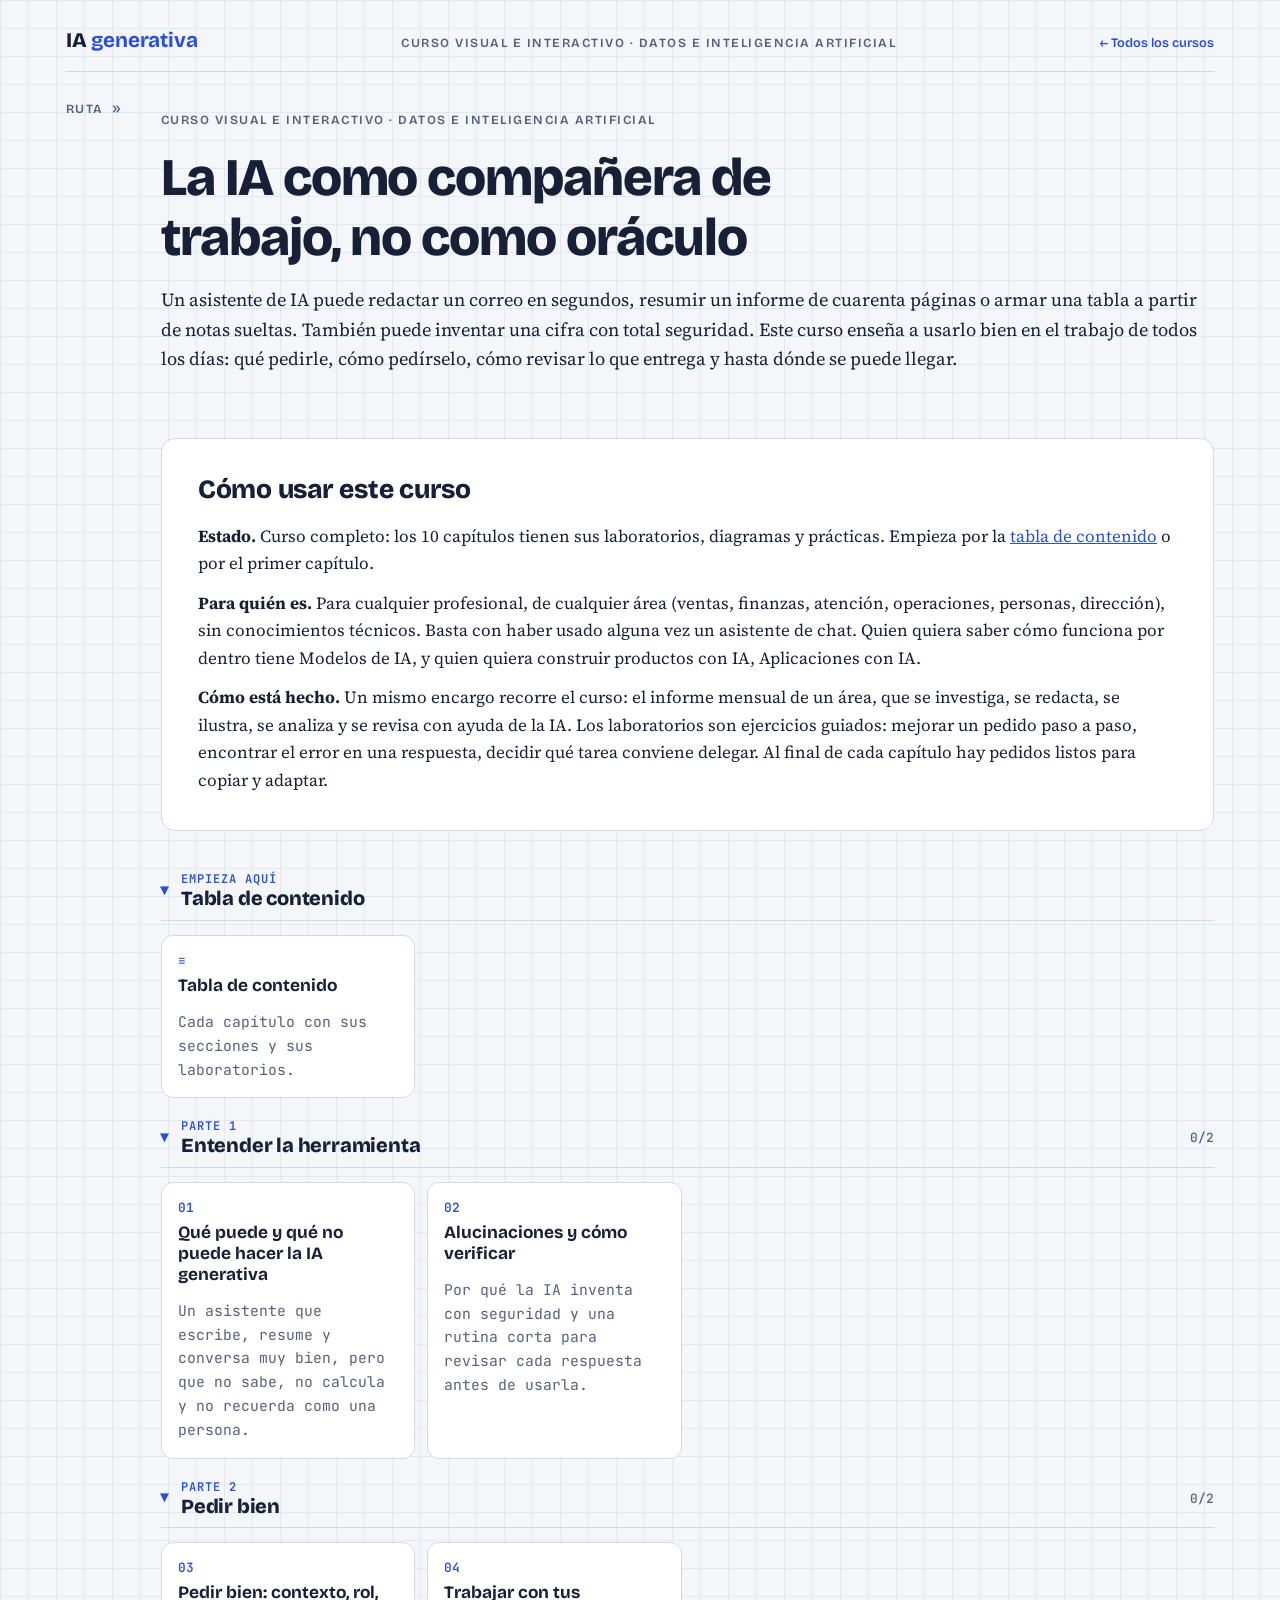
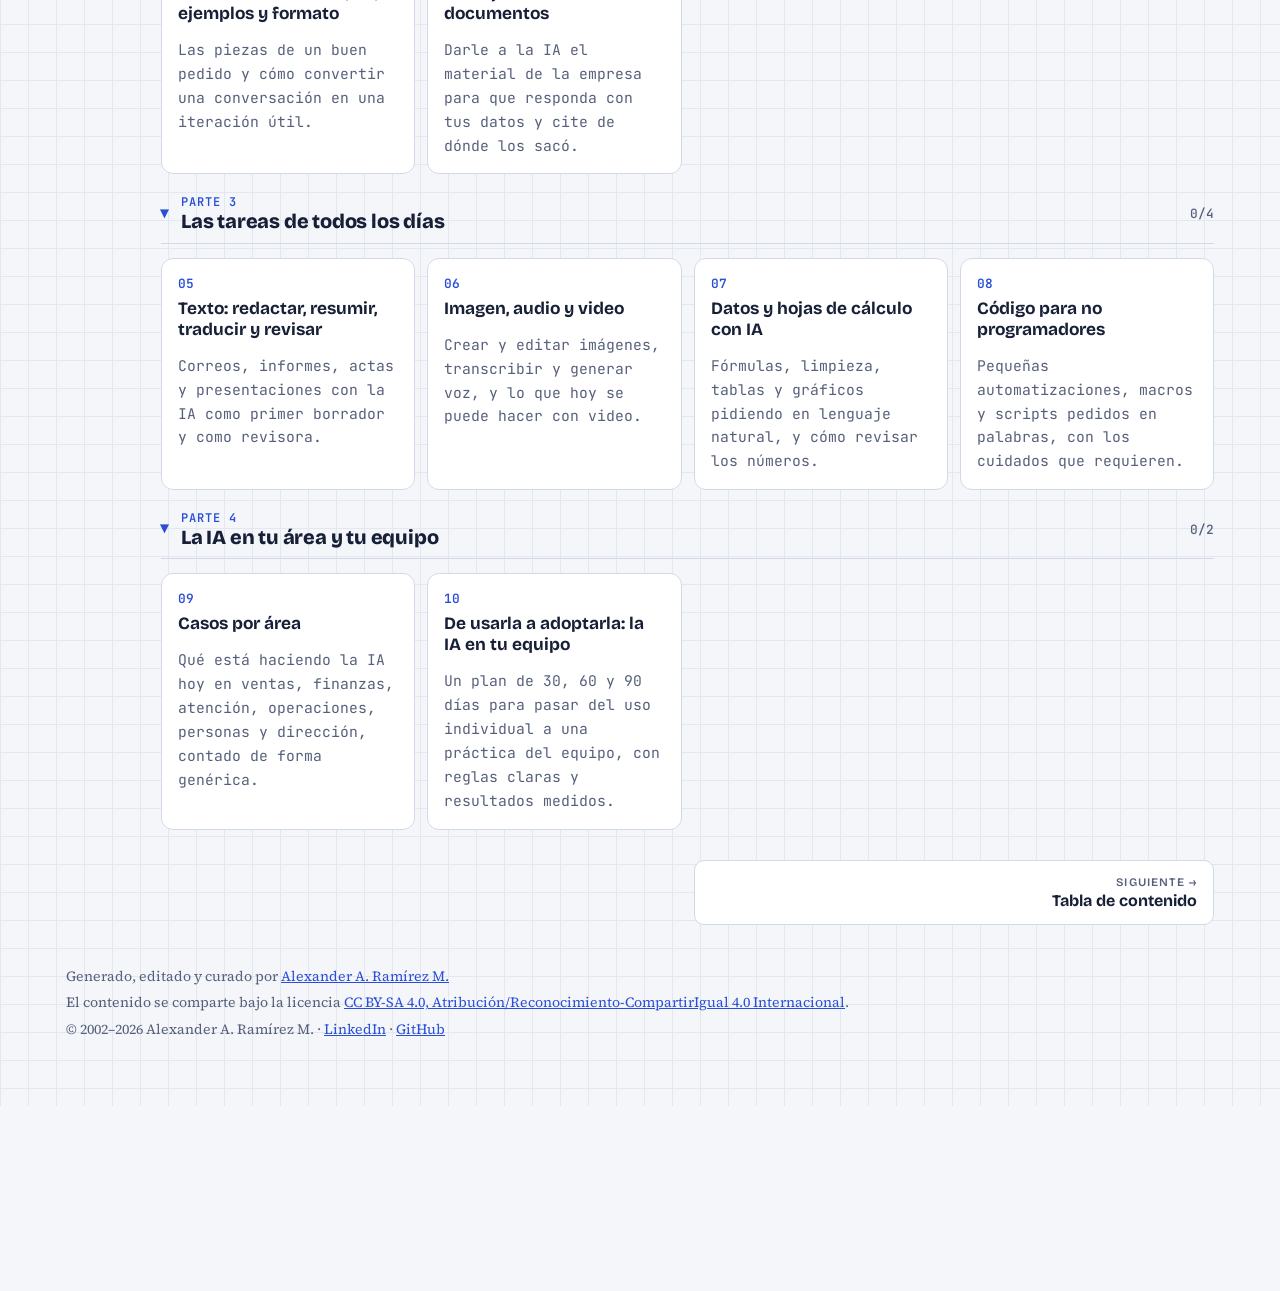
<file: index.html>
<!doctype html>
<html lang="es">
<head>
<!-- Google Tag Manager -->
<script>(function(w,d,s,l,i){w[l]=w[l]||[];w[l].push({'gtm.start':
new Date().getTime(),event:'gtm.js'});var f=d.getElementsByTagName(s)[0],
j=d.createElement(s),dl=l!='dataLayer'?'&l='+l:'';j.async=true;j.src=
'https://www.googletagmanager.com/gtm.js?id='+i+dl;f.parentNode.insertBefore(j,f);
})(window,document,'script','dataLayer','GTM-KX76XF8R');</script>
<!-- End Google Tag Manager -->
<meta charset="utf-8">
<meta name="viewport" content="width=device-width, initial-scale=1, viewport-fit=cover">
<title>IA generativa</title>
<meta name="claude:viewport-fit-sides" content="cover">
<meta name="description" content="Usar la IA generativa en el trabajo, sin tecnicismos: qué puede y qué no, cómo pedir bien, cómo verificar, qué hacer con texto, imágenes y datos, casos por área y cómo llevarla a tu equipo.">
<link rel="preconnect" href="https://fonts.googleapis.com">
<link rel="preconnect" href="https://fonts.gstatic.com" crossorigin>
<link rel="stylesheet" href="https://fonts.googleapis.com/css2?family=Bricolage+Grotesque:opsz,wght@12..96,500;12..96,700;12..96,800&family=JetBrains+Mono:wght@400;600&family=Source+Serif+4:ital,opsz,wght@0,8..60,400;0,8..60,600;1,8..60,400;1,8..60,600&display=swap">
<link rel="stylesheet" href="assets/style.css">
</head>
<body>
<!-- Google Tag Manager (noscript) -->
<noscript><iframe src="https://www.googletagmanager.com/ns.html?id=GTM-KX76XF8R"
height="0" width="0" style="display:none;visibility:hidden"></iframe></noscript>
<!-- End Google Tag Manager (noscript) -->
<div class="wrap" data-page="index">
<header class="topbar"><a class="brand" href="index.html">IA <b>generativa</b></a><span class="eyebrow">Curso visual e interactivo · Datos e inteligencia artificial</span><a class="al-sitio" href="https://aaramirez.github.io/">← Todos los cursos</a></header>
<div class="layout">
<nav class="toc" id="toc" aria-label="Ruta de aprendizaje"></nav>
<main>

<header class="hero">
  <span class="eyebrow">Curso visual e interactivo · Datos e inteligencia artificial</span>
  <h1>La IA como compañera de trabajo, no como oráculo</h1>
  <p class="lede">Un asistente de IA puede redactar un correo en segundos, resumir un informe de cuarenta páginas o armar una tabla a partir de notas sueltas. También puede inventar una cifra con total seguridad. Este curso enseña a usarlo bien en el trabajo de todos los días: qué pedirle, cómo pedírselo, cómo revisar lo que entrega y hasta dónde se puede llegar.</p>
</header>

<section>
  <h2>Cómo usar este curso</h2>
  <div class="prose">
    <p><b>Estado.</b> Curso completo: los 10 capítulos tienen sus laboratorios, diagramas y prácticas. Empieza por la <a href="temario.html">tabla de contenido</a> o por el primer capítulo.</p>
    <p><b>Para quién es.</b> Para cualquier profesional, de cualquier área (ventas, finanzas, atención, operaciones, personas, dirección), sin conocimientos técnicos. Basta con haber usado alguna vez un asistente de chat. Quien quiera saber cómo funciona por dentro tiene Modelos de IA, y quien quiera construir productos con IA, Aplicaciones con IA.</p>
    <p><b>Cómo está hecho.</b> Un mismo encargo recorre el curso: el informe mensual de un área, que se investiga, se redacta, se ilustra, se analiza y se revisa con ayuda de la IA. Los laboratorios son ejercicios guiados: mejorar un pedido paso a paso, encontrar el error en una respuesta, decidir qué tarea conviene delegar. Al final de cada capítulo hay pedidos listos para copiar y adaptar.</p>
  </div>
</section>

<details class="stage" id="temario" open><summary><h2><span class="pn">Empieza aquí</span> Tabla de contenido</h2></summary>
  <div class="mods">
    <a class="mod" href="temario.html"><span class="n">≡</span><b>Tabla de contenido</b><p>Cada capítulo con sus secciones y sus laboratorios.</p></a>
  </div>
</details>

<details class="stage" id="parte-1" open><summary><h2><span class="pn">Parte 1</span> Entender la herramienta</h2><span class="cuenta" data-etapa-cuenta="1"></span></summary>
  <div class="mods">
    <a class="mod" data-id="que-puede-y-que-no" href="01-que-puede-y-que-no.html"><span class="n">01</span><b>Qué puede y qué no puede hacer la IA generativa</b><p>Un asistente que escribe, resume y conversa muy bien, pero que no sabe, no calcula y no recuerda como una persona.</p></a>
    <a class="mod" data-id="alucinaciones-y-verificar" href="02-alucinaciones-y-verificar.html"><span class="n">02</span><b>Alucinaciones y cómo verificar</b><p>Por qué la IA inventa con seguridad y una rutina corta para revisar cada respuesta antes de usarla.</p></a>
  </div>
</details>

<details class="stage" id="parte-2" open><summary><h2><span class="pn">Parte 2</span> Pedir bien</h2><span class="cuenta" data-etapa-cuenta="2"></span></summary>
  <div class="mods">
    <a class="mod" data-id="pedir-bien" href="03-pedir-bien.html"><span class="n">03</span><b>Pedir bien: contexto, rol, ejemplos y formato</b><p>Las piezas de un buen pedido y cómo convertir una conversación en una iteración útil.</p></a>
    <a class="mod" data-id="trabajar-con-tus-documentos" href="04-trabajar-con-tus-documentos.html"><span class="n">04</span><b>Trabajar con tus documentos</b><p>Darle a la IA el material de la empresa para que responda con tus datos y cite de dónde los sacó.</p></a>
  </div>
</details>

<details class="stage" id="parte-3" open><summary><h2><span class="pn">Parte 3</span> Las tareas de todos los días</h2><span class="cuenta" data-etapa-cuenta="3"></span></summary>
  <div class="mods">
    <a class="mod" data-id="texto" href="05-texto.html"><span class="n">05</span><b>Texto: redactar, resumir, traducir y revisar</b><p>Correos, informes, actas y presentaciones con la IA como primer borrador y como revisora.</p></a>
    <a class="mod" data-id="imagen-audio-y-video" href="06-imagen-audio-y-video.html"><span class="n">06</span><b>Imagen, audio y video</b><p>Crear y editar imágenes, transcribir y generar voz, y lo que hoy se puede hacer con video.</p></a>
    <a class="mod" data-id="datos-y-hojas-de-calculo" href="07-datos-y-hojas-de-calculo.html"><span class="n">07</span><b>Datos y hojas de cálculo con IA</b><p>Fórmulas, limpieza, tablas y gráficos pidiendo en lenguaje natural, y cómo revisar los números.</p></a>
    <a class="mod" data-id="codigo-para-no-programadores" href="08-codigo-para-no-programadores.html"><span class="n">08</span><b>Código para no programadores</b><p>Pequeñas automatizaciones, macros y scripts pedidos en palabras, con los cuidados que requieren.</p></a>
  </div>
</details>

<details class="stage" id="parte-4" open><summary><h2><span class="pn">Parte 4</span> La IA en tu área y tu equipo</h2><span class="cuenta" data-etapa-cuenta="4"></span></summary>
  <div class="mods">
    <a class="mod" data-id="casos-por-area" href="09-casos-por-area.html"><span class="n">09</span><b>Casos por área</b><p>Qué está haciendo la IA hoy en ventas, finanzas, atención, operaciones, personas y dirección, contado de forma genérica.</p></a>
    <a class="mod" data-id="adoptar-en-tu-equipo" href="10-adoptar-en-tu-equipo.html"><span class="n">10</span><b>De usarla a adoptarla: la IA en tu equipo</b><p>Un plan de 30, 60 y 90 días para pasar del uso individual a una práctica del equipo, con reglas claras y resultados medidos.</p></a>
  </div>
</details>



<nav class="pager" id="pager" aria-label="Capítulo anterior y siguiente"></nav>
</main>
</div>
<footer><span>Generado, editado y curado por <a href="https://www.linkedin.com/in/alexander-ramirez-morales/" target="_blank" rel="noopener">Alexander A. Ramírez M.</a></span><span>El contenido se comparte bajo la licencia <a href="https://creativecommons.org/licenses/by-sa/4.0/deed.es" target="_blank" rel="noopener">CC BY-SA 4.0, Atribución/Reconocimiento-CompartirIgual 4.0 Internacional</a>.</span><span>© 2002–<span data-anio>2026</span> Alexander A. Ramírez M. · <a href="https://www.linkedin.com/in/alexander-ramirez-morales/" target="_blank" rel="noopener">LinkedIn</a> · <a href="https://github.com/aaramirez" target="_blank" rel="noopener">GitHub</a></span><script>document.querySelectorAll('[data-anio]').forEach(function (e) { e.textContent = new Date().getFullYear(); });</script></footer>
</div>
<script src="assets/lab.js"></script>
</body>
</html>
</file>
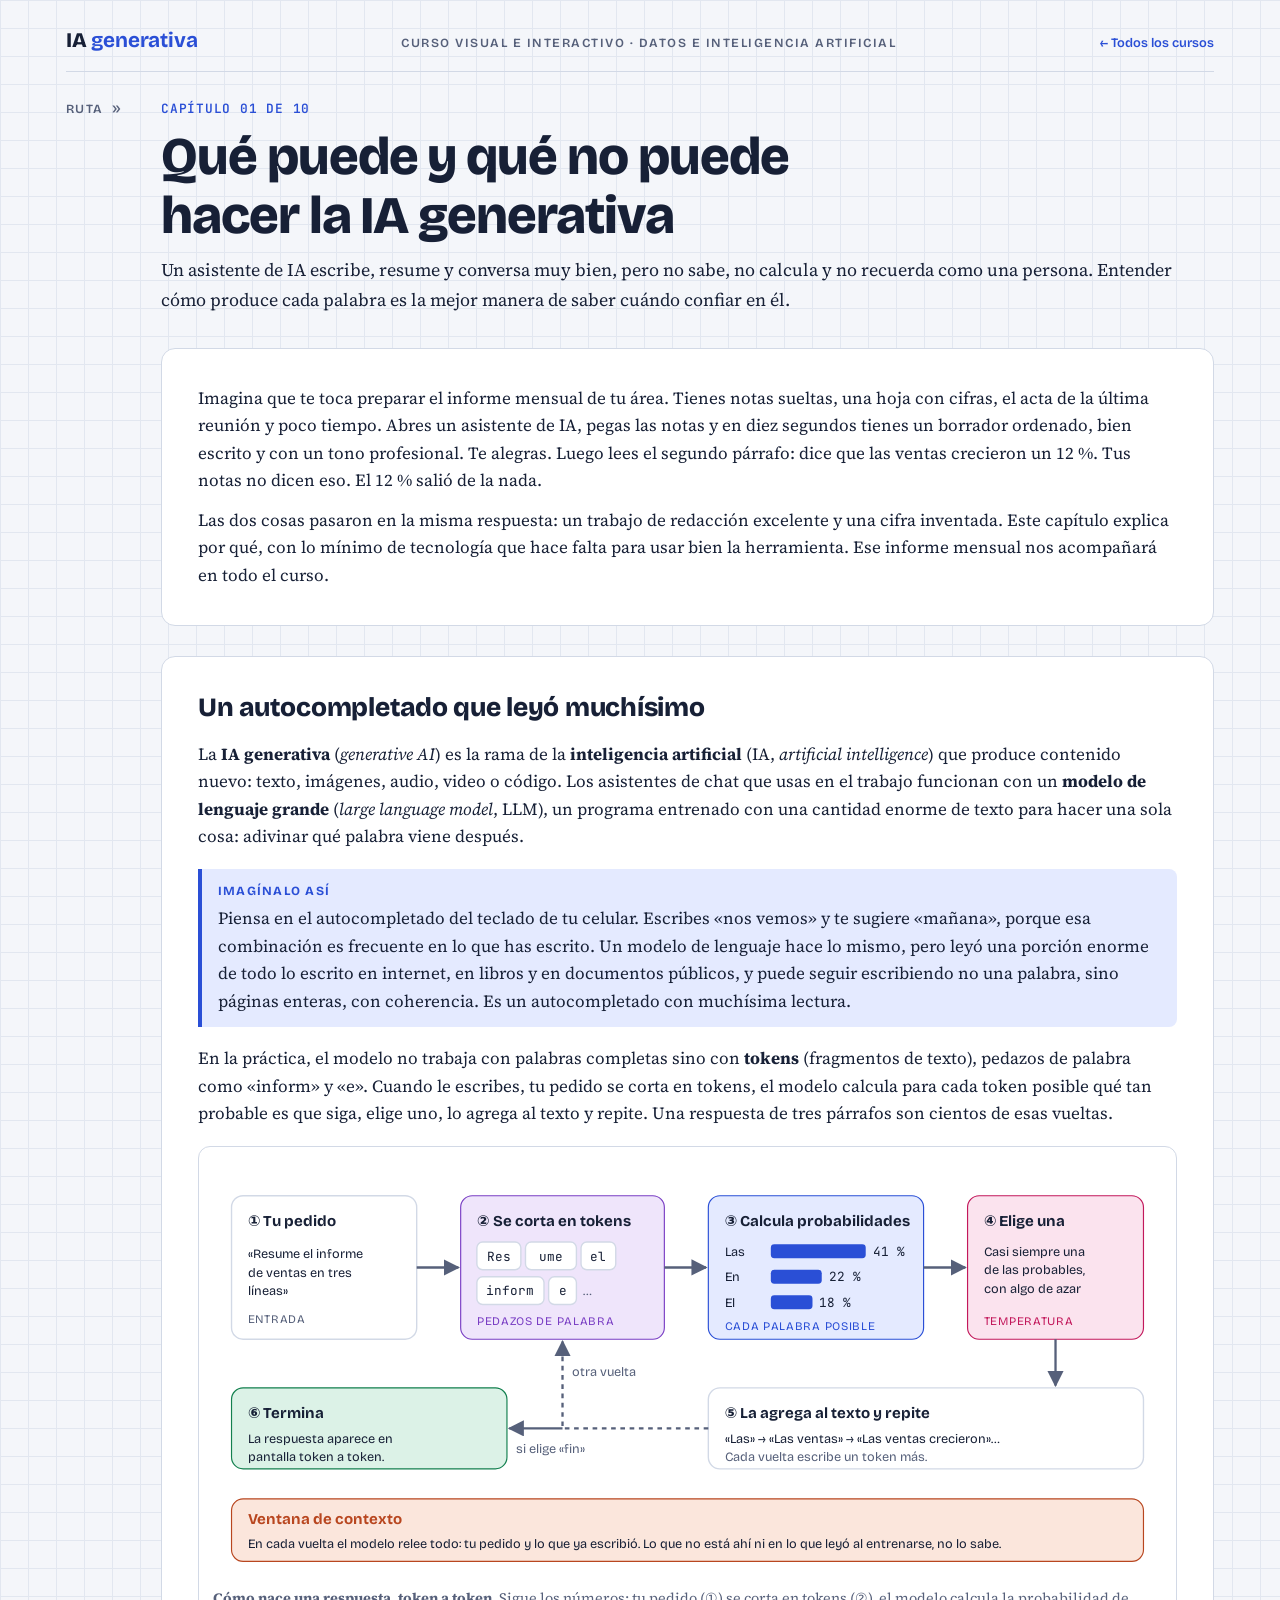
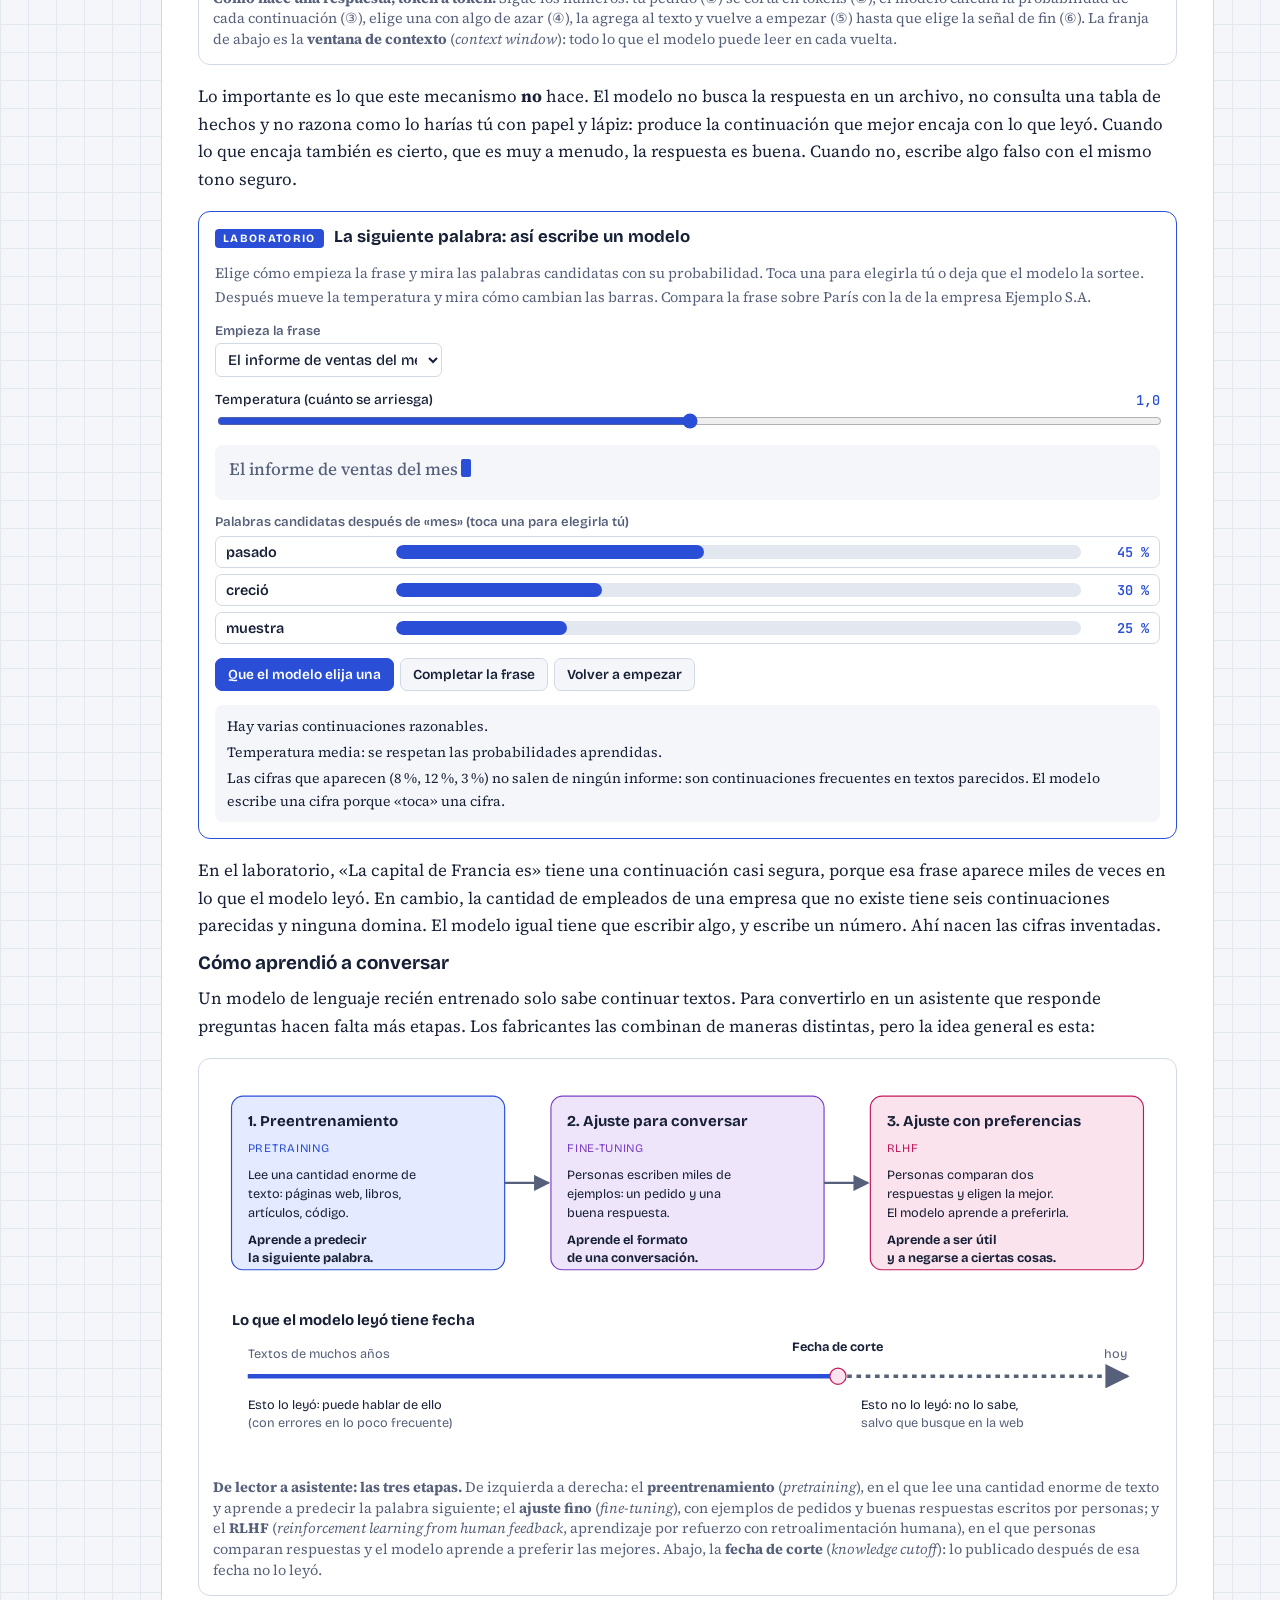
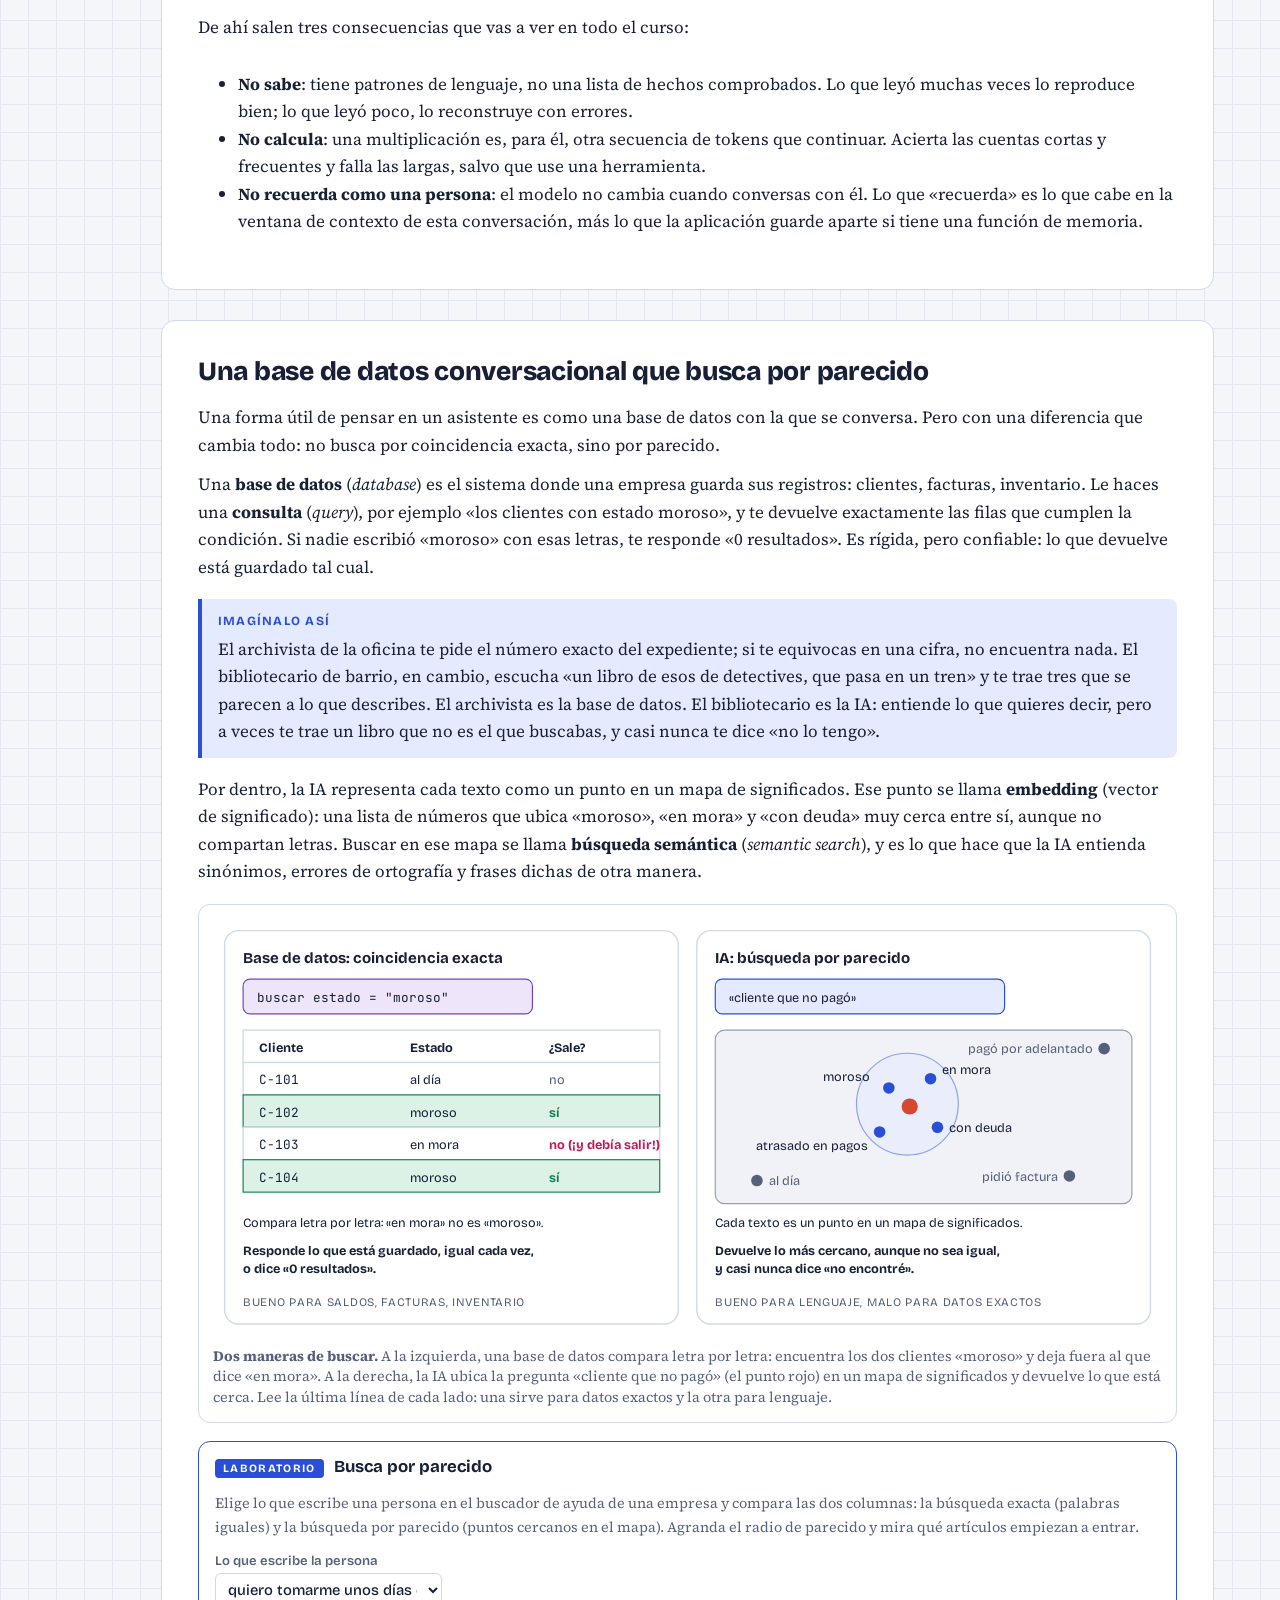
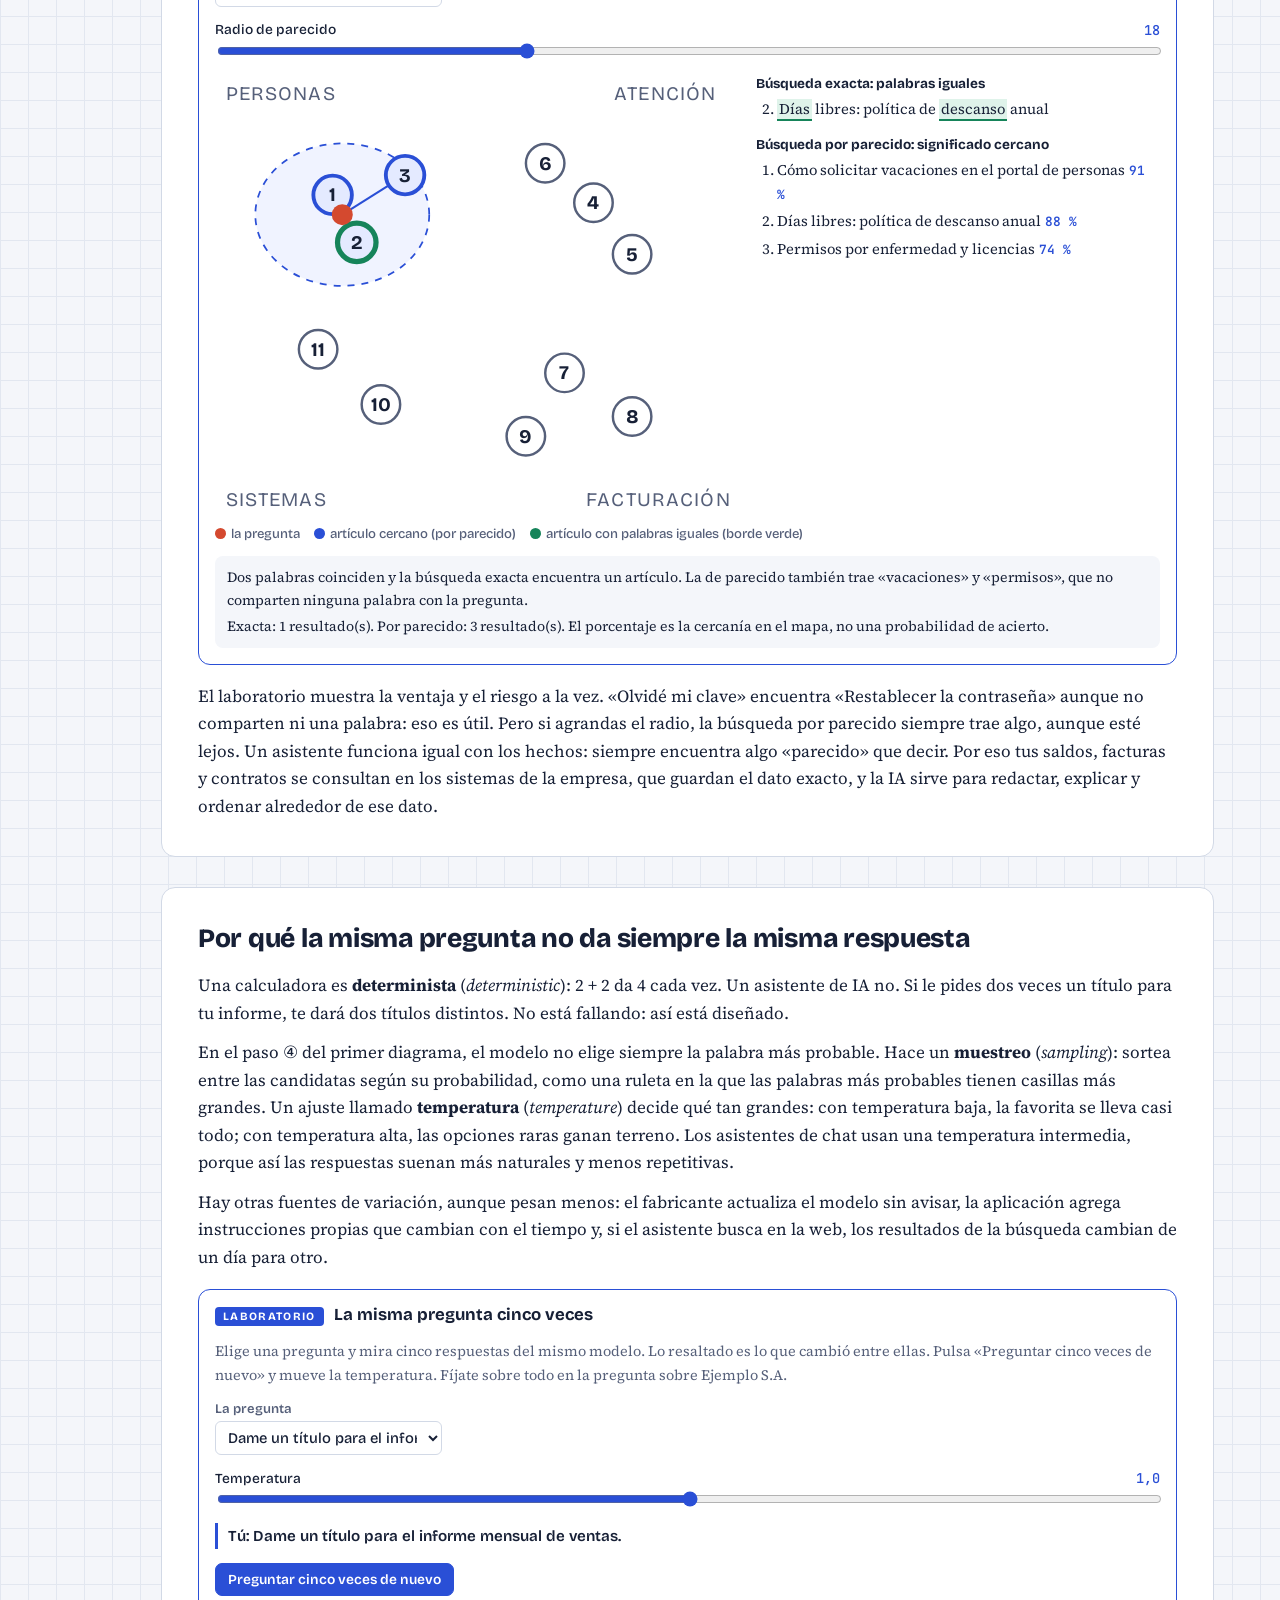
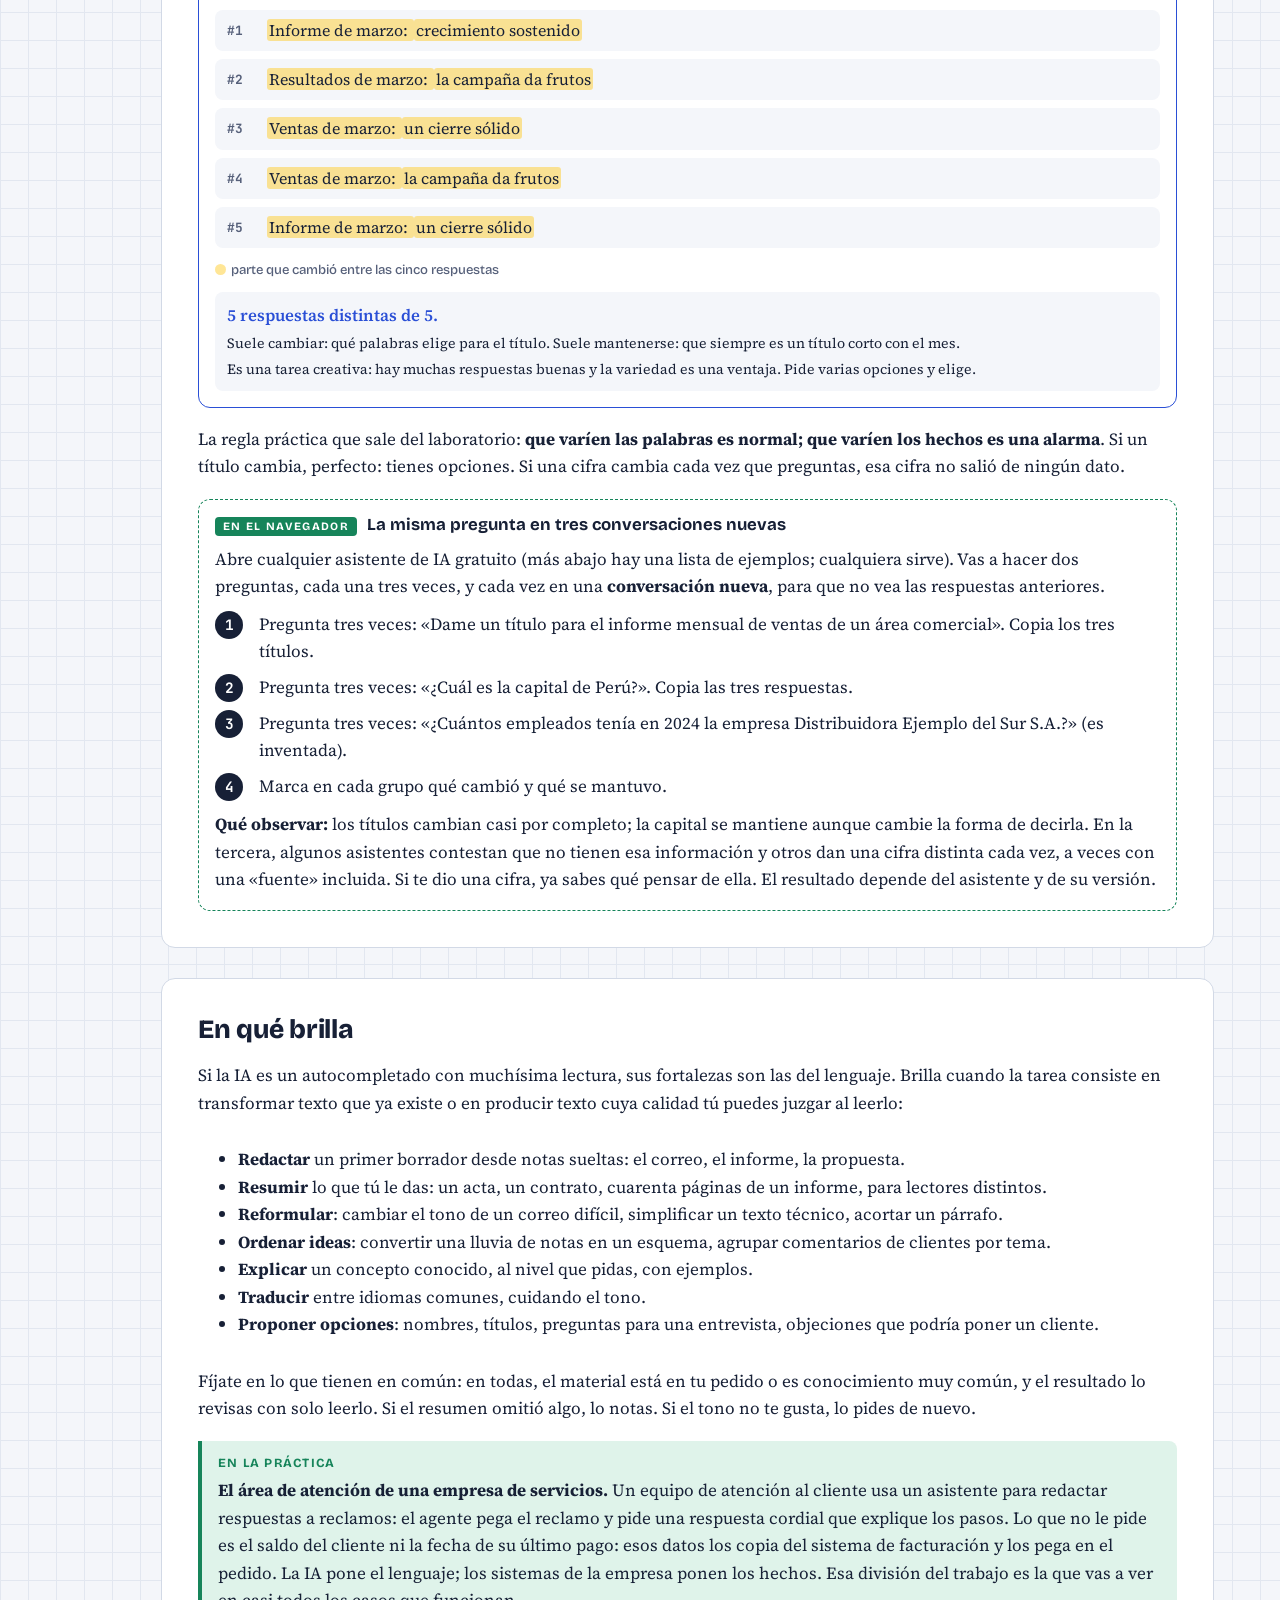
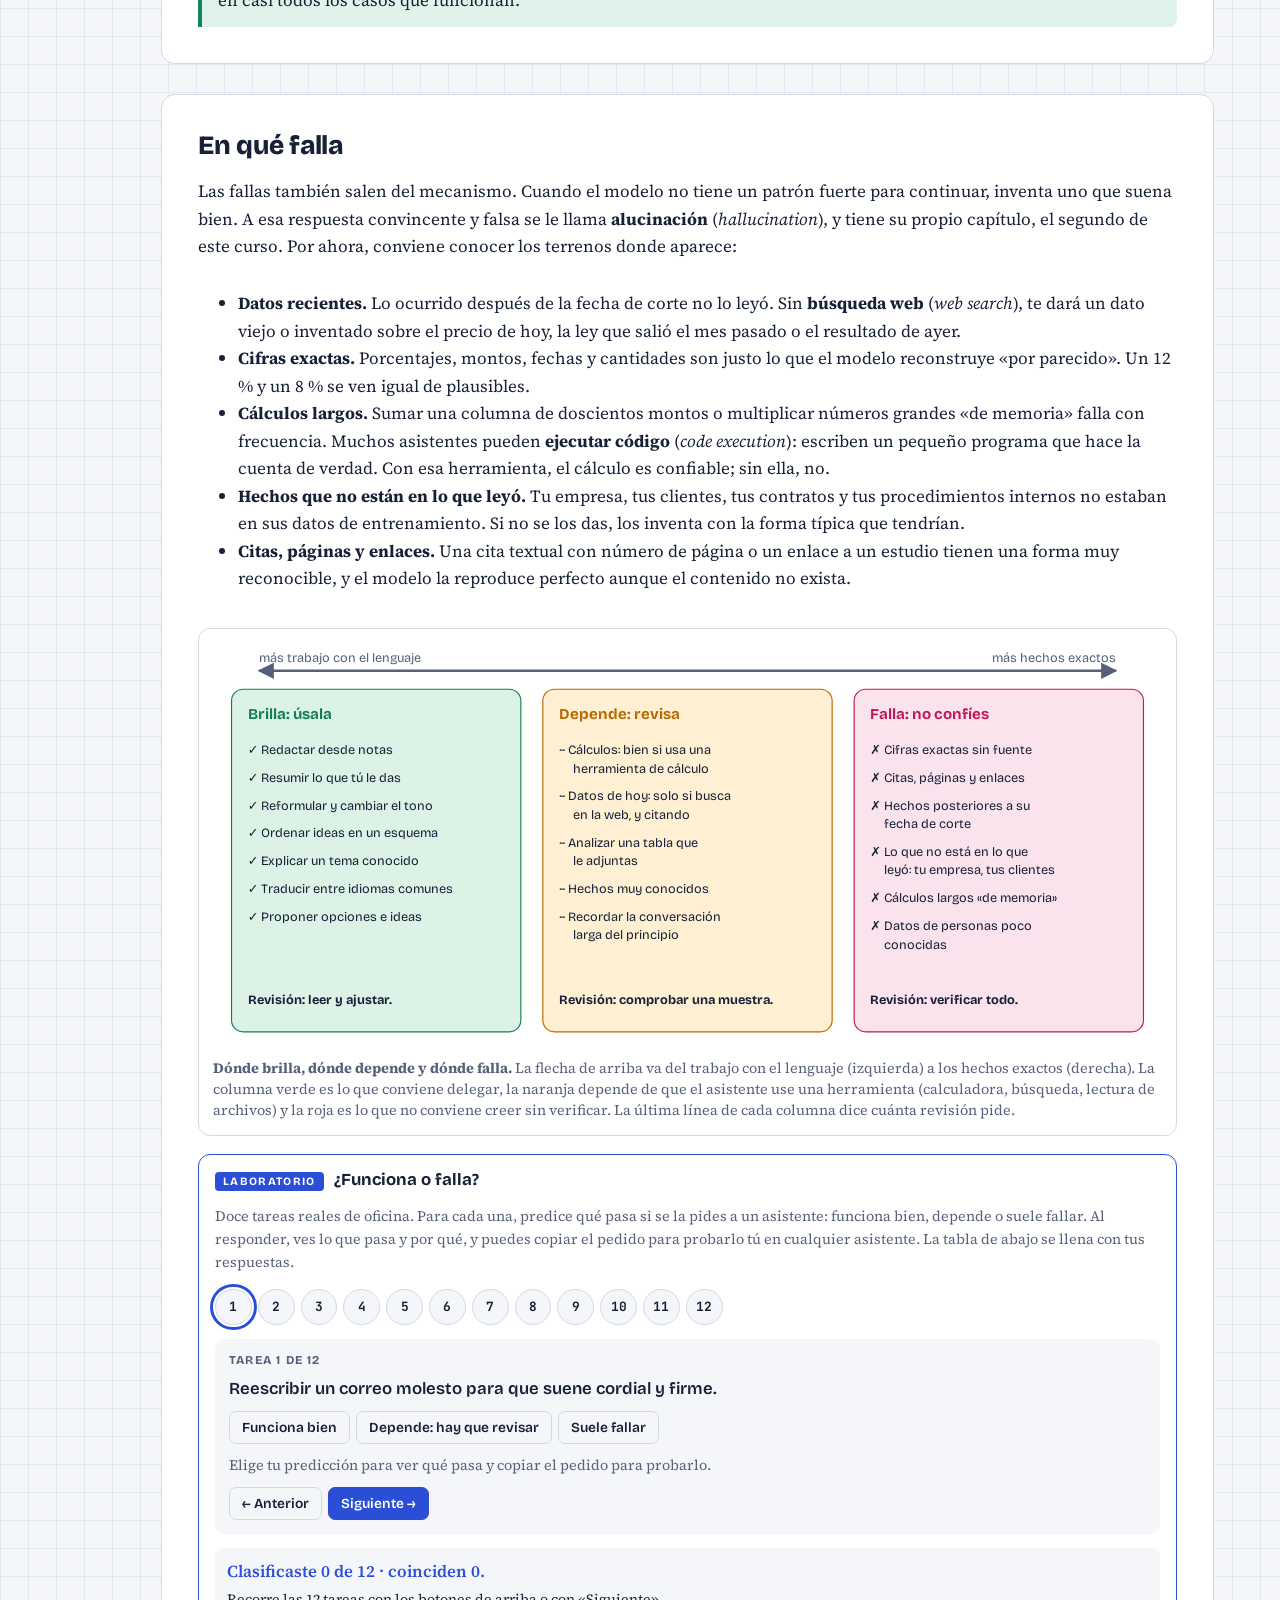
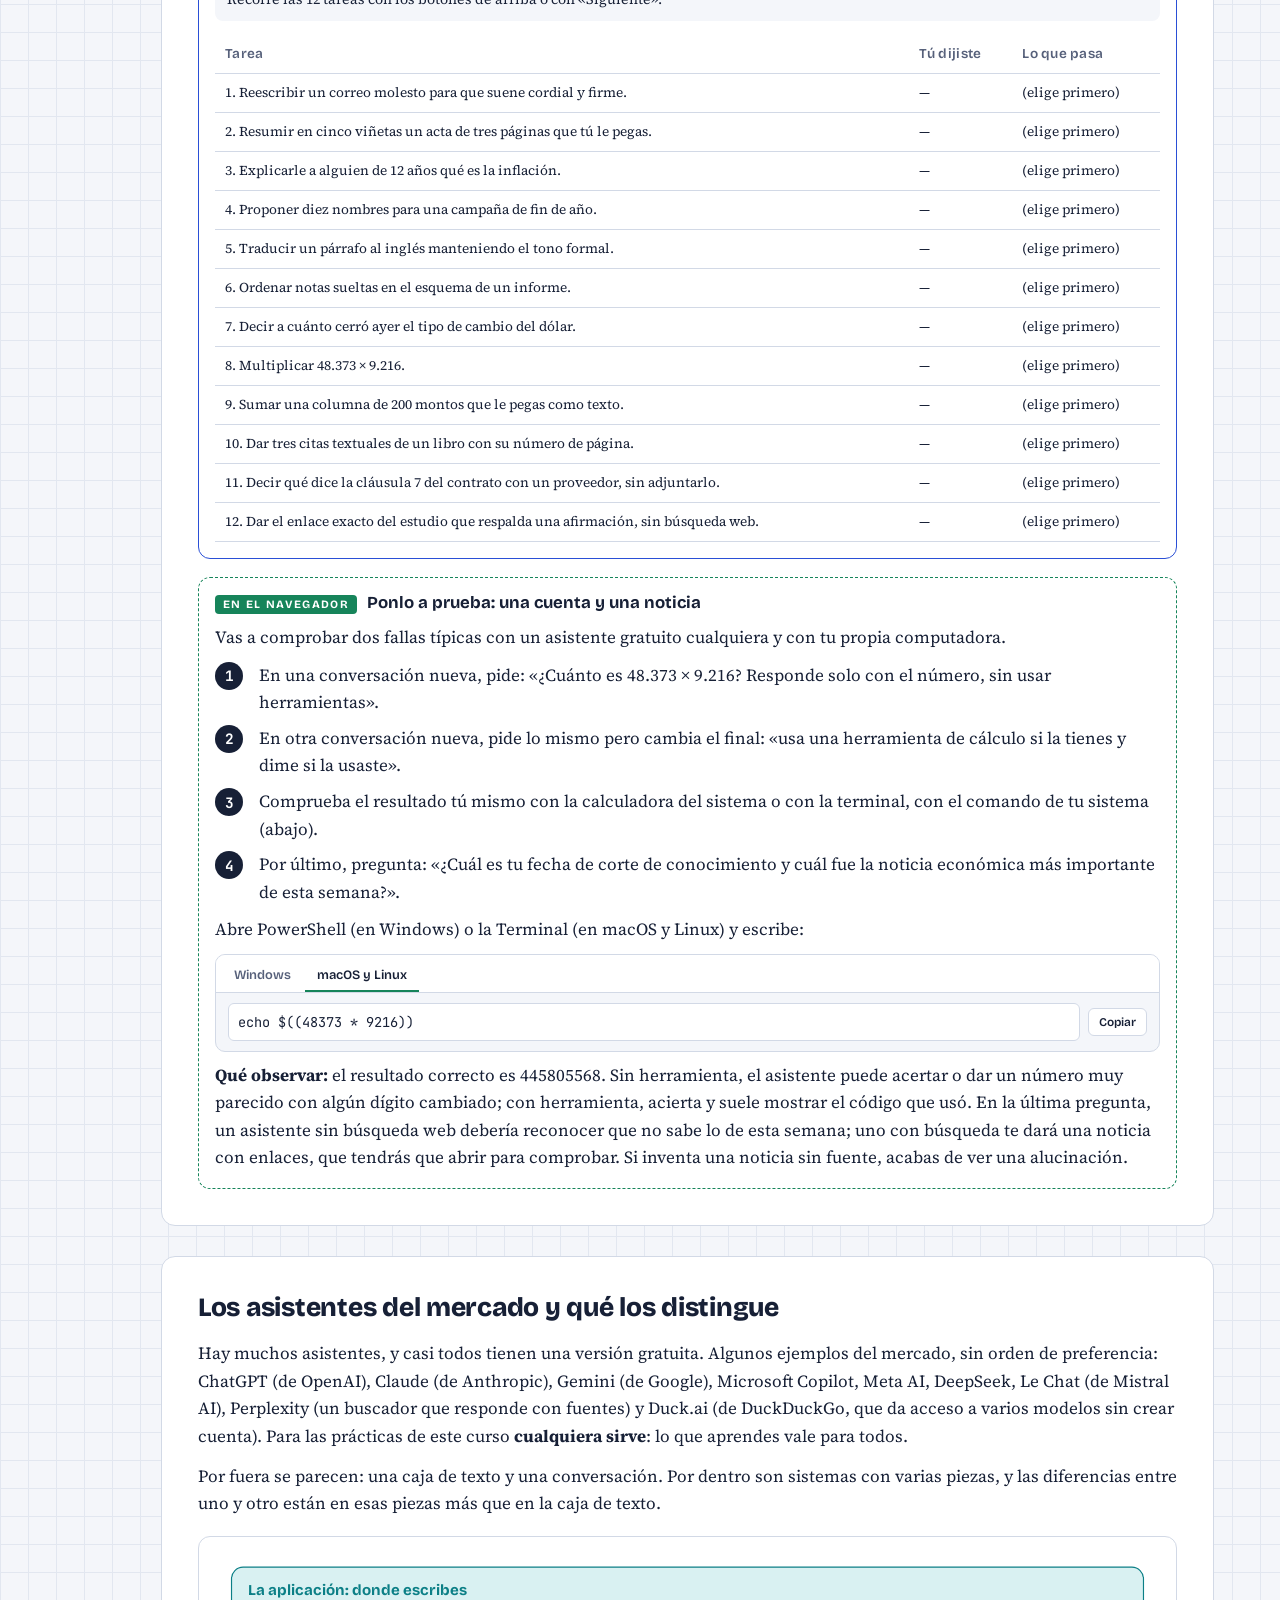
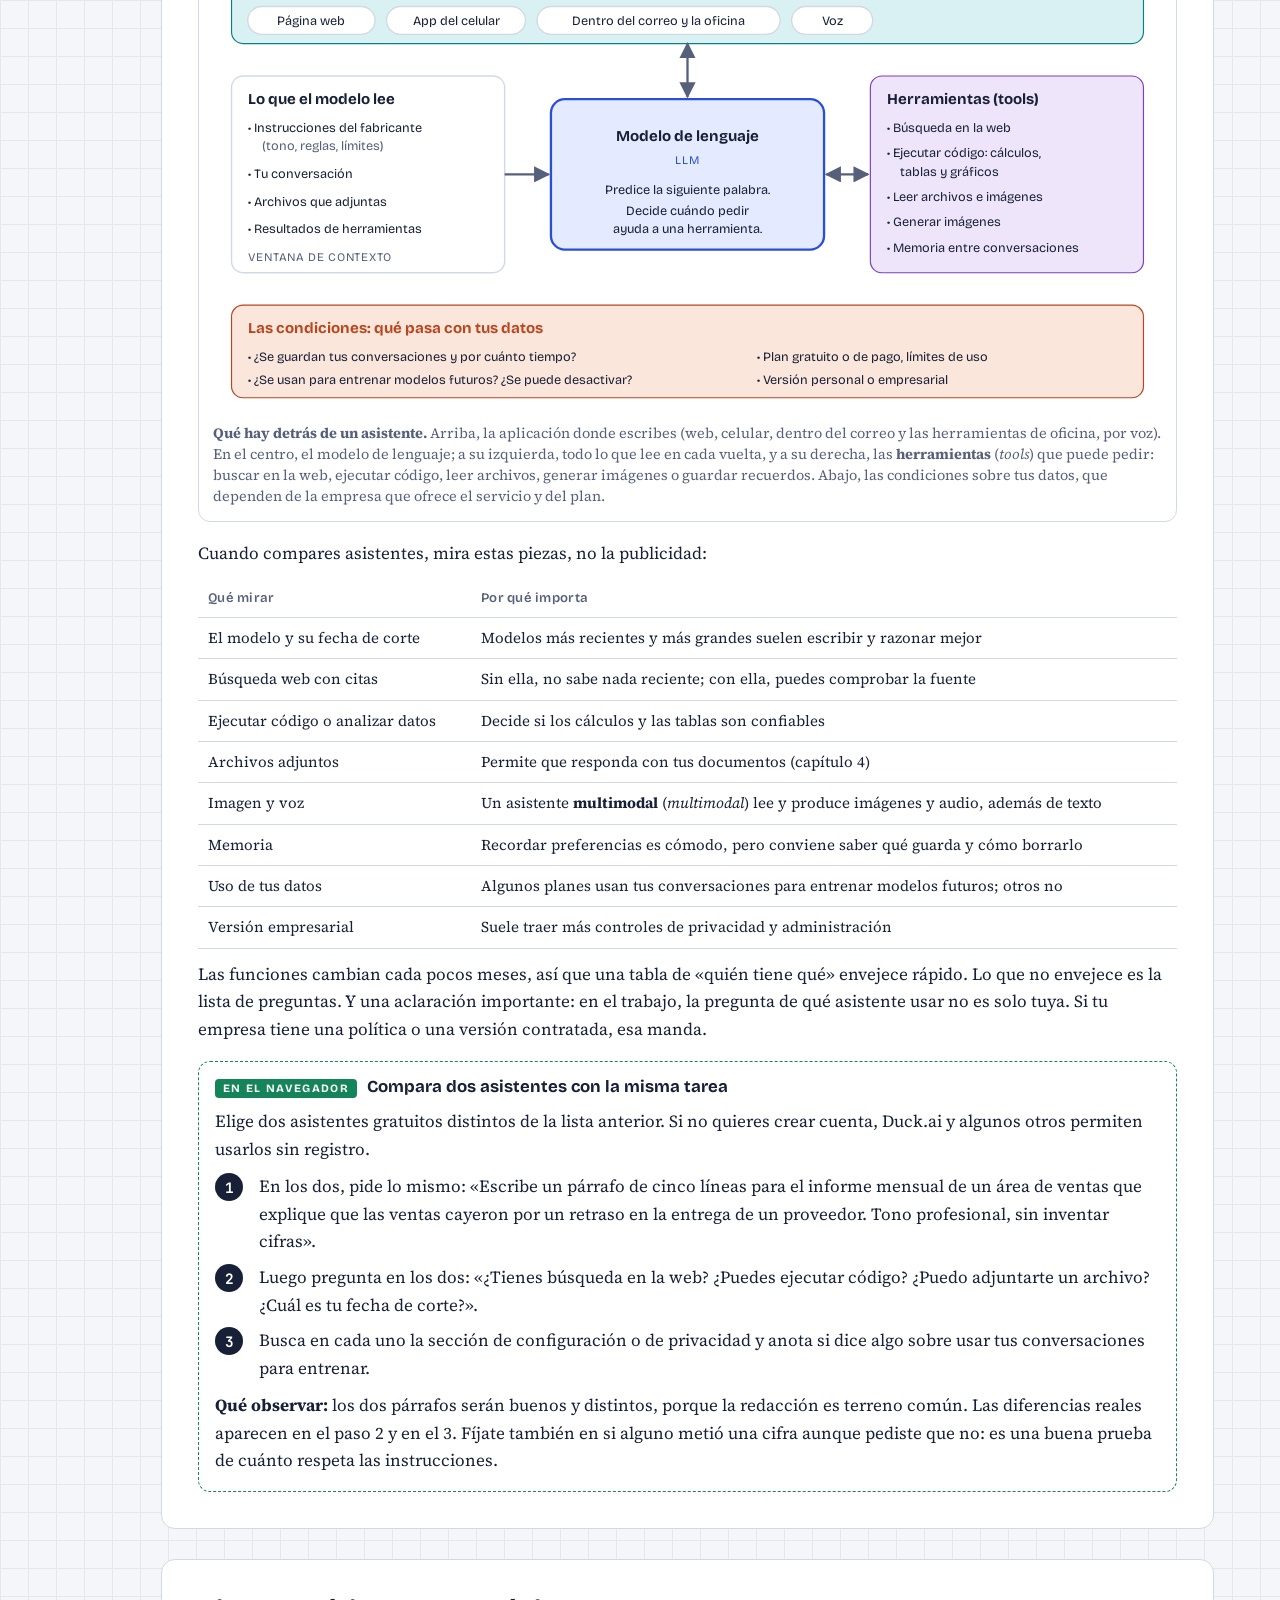
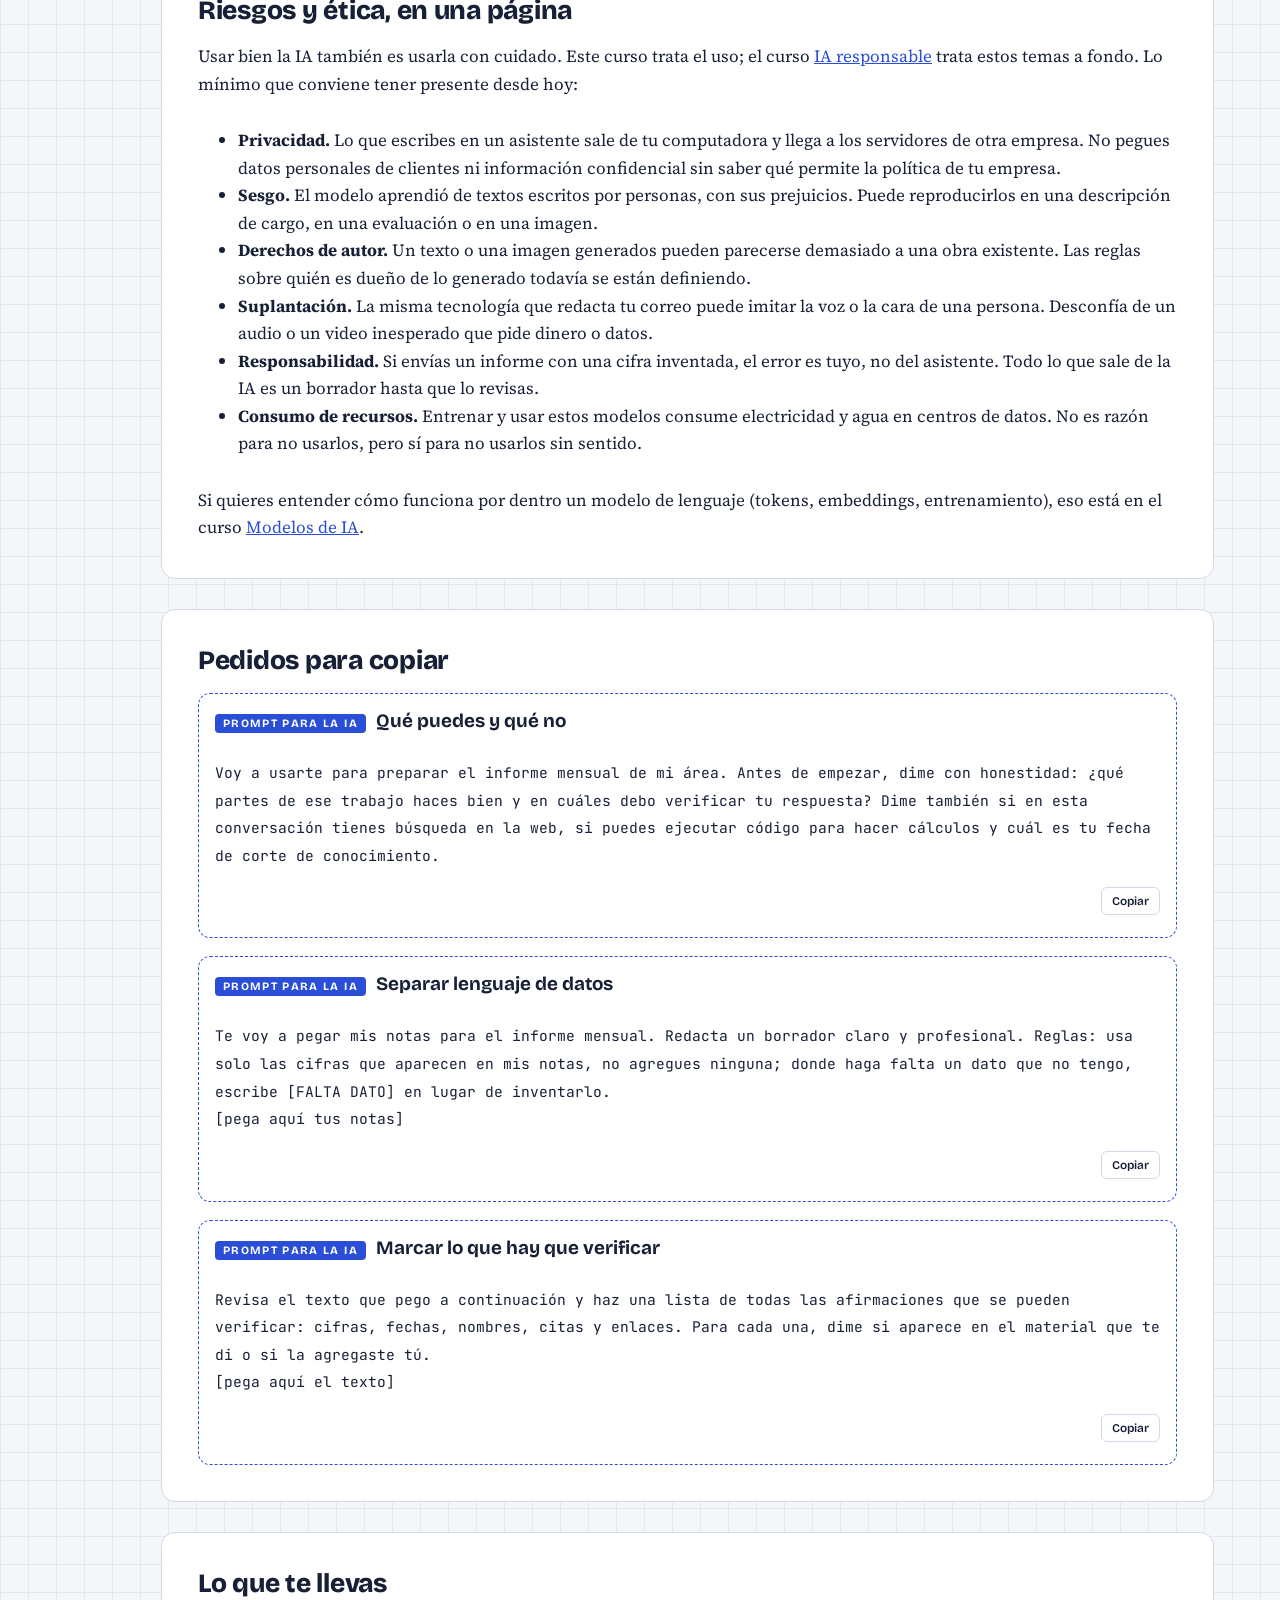
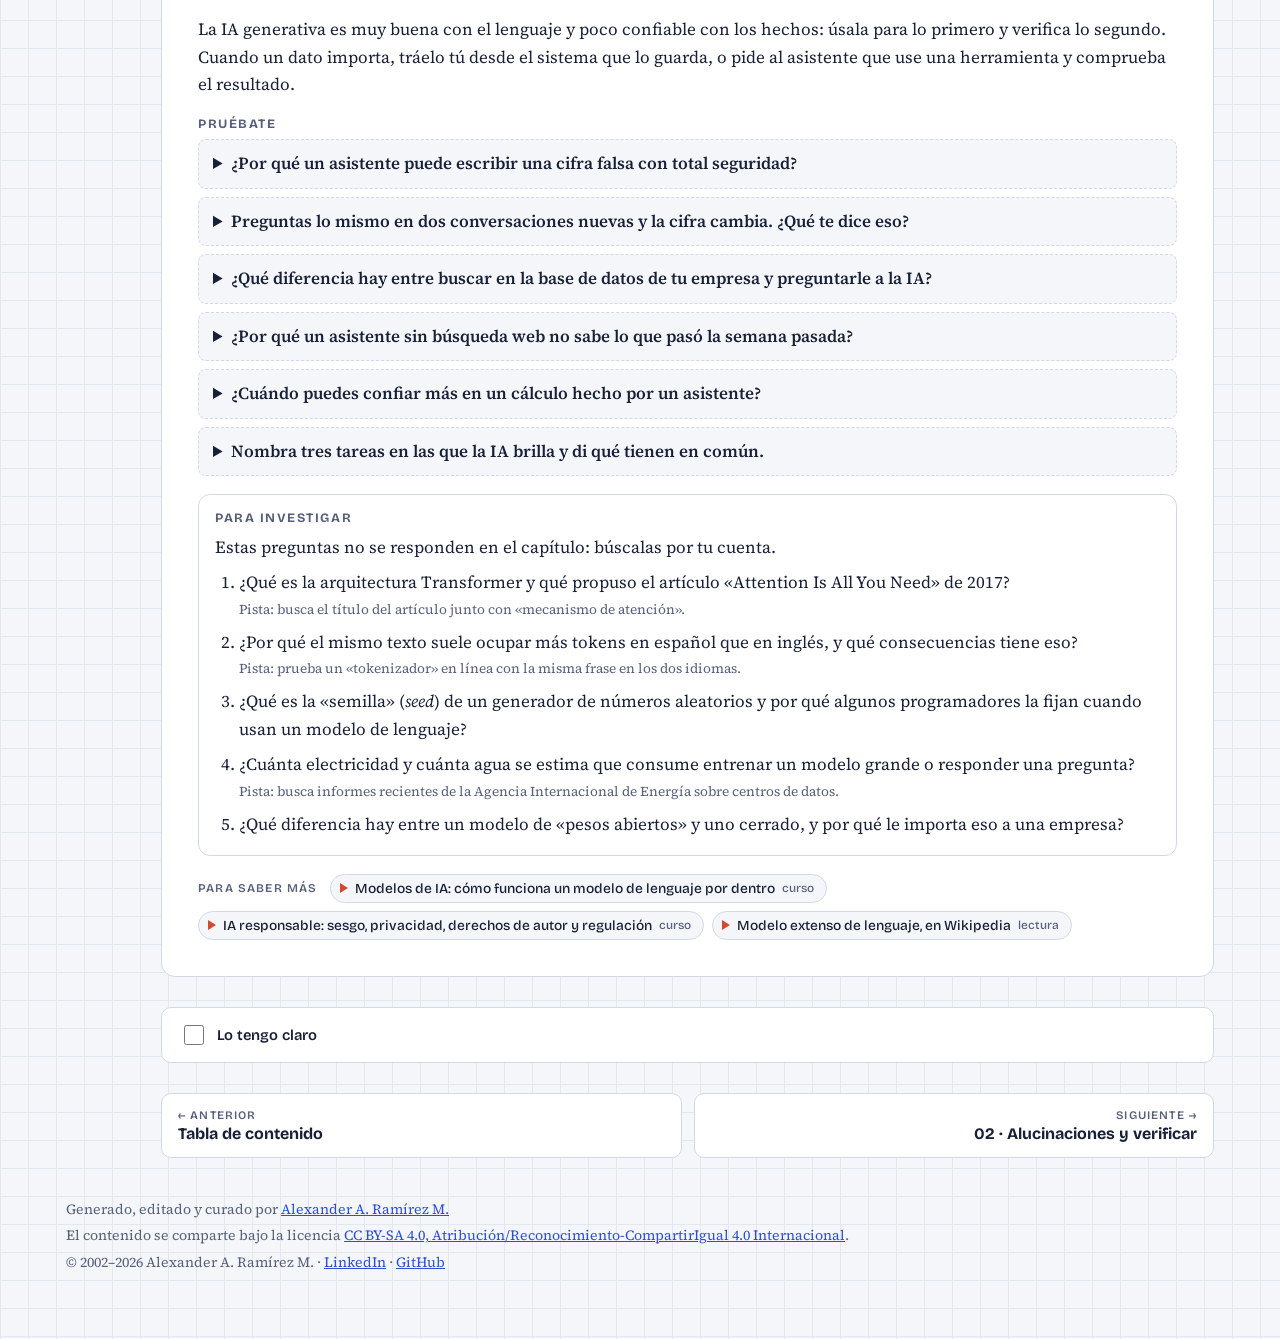
<file: 01-que-puede-y-que-no.html>
<!doctype html>
<html lang="es">
<head>
<!-- Google Tag Manager -->
<script>(function(w,d,s,l,i){w[l]=w[l]||[];w[l].push({'gtm.start':
new Date().getTime(),event:'gtm.js'});var f=d.getElementsByTagName(s)[0],
j=d.createElement(s),dl=l!='dataLayer'?'&l='+l:'';j.async=true;j.src=
'https://www.googletagmanager.com/gtm.js?id='+i+dl;f.parentNode.insertBefore(j,f);
})(window,document,'script','dataLayer','GTM-KX76XF8R');</script>
<!-- End Google Tag Manager -->
<meta charset="utf-8">
<meta name="viewport" content="width=device-width, initial-scale=1, viewport-fit=cover">
<title>Qué puede y qué no · IA generativa · IA generativa</title>
<meta name="claude:viewport-fit-sides" content="cover">
<meta name="description" content="Usar la IA generativa en el trabajo, sin tecnicismos: qué puede y qué no, cómo pedir bien, cómo verificar, qué hacer con texto, imágenes y datos, casos por área y cómo llevarla a tu equipo.">
<link rel="preconnect" href="https://fonts.googleapis.com">
<link rel="preconnect" href="https://fonts.gstatic.com" crossorigin>
<link rel="stylesheet" href="https://fonts.googleapis.com/css2?family=Bricolage+Grotesque:opsz,wght@12..96,500;12..96,700;12..96,800&family=JetBrains+Mono:wght@400;600&family=Source+Serif+4:ital,opsz,wght@0,8..60,400;0,8..60,600;1,8..60,400;1,8..60,600&display=swap">
<link rel="stylesheet" href="assets/style.css">
</head>
<body>
<!-- Google Tag Manager (noscript) -->
<noscript><iframe src="https://www.googletagmanager.com/ns.html?id=GTM-KX76XF8R"
height="0" width="0" style="display:none;visibility:hidden"></iframe></noscript>
<!-- End Google Tag Manager (noscript) -->
<div class="wrap" data-page="que-puede-y-que-no">
<header class="topbar"><a class="brand" href="index.html">IA <b>generativa</b></a><span class="eyebrow">Curso visual e interactivo · Datos e inteligencia artificial</span><a class="al-sitio" href="https://aaramirez.github.io/">← Todos los cursos</a></header>
<div class="layout">
<nav class="toc" id="toc" aria-label="Ruta de aprendizaje"></nav>
<main>
<header class="page-head"><span class="num">CAPÍTULO 01 DE 10</span><h1>Qué puede y qué no puede hacer la IA generativa</h1><p class="lede">Un asistente de IA escribe, resume y conversa muy bien, pero no sabe, no calcula y no recuerda como una persona. Entender cómo produce cada palabra es la mejor manera de saber cuándo confiar en él.</p></header>
<section><div class="prose"><p>Imagina que te toca preparar el informe mensual de tu área. Tienes notas sueltas, una hoja con cifras, el acta de la última reunión y poco tiempo. Abres un asistente de IA, pegas las notas y en diez segundos tienes un borrador ordenado, bien escrito y con un tono profesional. Te alegras. Luego lees el segundo párrafo: dice que las ventas crecieron un 12 %. Tus notas no dicen eso. El 12 % salió de la nada.</p><p>Las dos cosas pasaron en la misma respuesta: un trabajo de redacción excelente y una cifra inventada. Este capítulo explica por qué, con lo mínimo de tecnología que hace falta para usar bien la herramienta. Ese informe mensual nos acompañará en todo el curso.</p></div></section>
<section><h2>Un autocompletado que leyó muchísimo</h2><div class="prose"><p>La <b>IA generativa</b> (<i>generative AI</i>) es la rama de la <b>inteligencia artificial</b> (IA, <i>artificial intelligence</i>) que produce contenido nuevo: texto, imágenes, audio, video o código. Los asistentes de chat que usas en el trabajo funcionan con un <b>modelo de lenguaje grande</b> (<i>large language model</i>, LLM), un programa entrenado con una cantidad enorme de texto para hacer una sola cosa: adivinar qué palabra viene después.</p></div><div class="analogia"><b>Imagínalo así</b><p>Piensa en el autocompletado del teclado de tu celular. Escribes «nos vemos» y te sugiere «mañana», porque esa combinación es frecuente en lo que has escrito. Un modelo de lenguaje hace lo mismo, pero leyó una porción enorme de todo lo escrito en internet, en libros y en documentos públicos, y puede seguir escribiendo no una palabra, sino páginas enteras, con coherencia. Es un autocompletado con muchísima lectura.</p></div><div class="prose"><p>En la práctica, el modelo no trabaja con palabras completas sino con <b>tokens</b> (fragmentos de texto), pedazos de palabra como «inform» y «e». Cuando le escribes, tu pedido se corta en tokens, el modelo calcula para cada token posible qué tan probable es que siga, elige uno, lo agrega al texto y repite. Una respuesta de tres párrafos son cientos de esas vueltas.</p></div><figure class="fig fig-flujo" id="01-diagrama-1"><div class="lienzo"><svg viewBox="0 0 820 360" style="min-width:660px" role="img" aria-label="Ciclo de generación: tu pedido se corta en tokens, el modelo calcula la probabilidad de cada palabra siguiente, elige una con algo de azar, la agrega al texto y repite hasta elegir el fin">
  <defs>
    <marker id="g1d1-fl" viewBox="0 0 10 10" refX="9" refY="5" markerWidth="7" markerHeight="7" orient="auto-start-reverse"><path d="M0 0 10 5 0 10z" class="fl-muted"/></marker>
  </defs>
  
  <rect x="16" y="30" width="160" height="124" rx="10" class="caja"/>
  <text x="30" y="56" class="t t-b">① Tu pedido</text>
  <text x="30" y="84" class="t t-s">«Resume el informe</text>
  <text x="30" y="100" class="t t-s">de ventas en tres</text>
  <text x="30" y="116" class="t t-s">líneas»</text>
  <text x="30" y="140" class="t t-xs t-m">ENTRADA</text>
  
  <rect x="214" y="30" width="176" height="124" rx="10" class="c-tra"/>
  <text x="228" y="56" class="t t-b">② Se corta en tokens</text>
  <rect x="228" y="70" width="38" height="24" rx="5" class="caja"/><text x="247" y="86" class="t t-s t-mono" text-anchor="middle">Res</text>
  <rect x="270" y="70" width="44" height="24" rx="5" class="caja"/><text x="292" y="86" class="t t-s t-mono" text-anchor="middle">ume</text>
  <rect x="318" y="70" width="30" height="24" rx="5" class="caja"/><text x="333" y="86" class="t t-s t-mono" text-anchor="middle">el</text>
  <rect x="228" y="100" width="58" height="24" rx="5" class="caja"/><text x="257" y="116" class="t t-s t-mono" text-anchor="middle">inform</text>
  <rect x="290" y="100" width="24" height="24" rx="5" class="caja"/><text x="302" y="116" class="t t-s t-mono" text-anchor="middle">e</text>
  <text x="320" y="116" class="t t-s t-m">…</text>
  <text x="228" y="142" class="t t-xs k-tra">PEDAZOS DE PALABRA</text>
  
  <rect x="428" y="30" width="186" height="124" rx="10" class="c-red"/>
  <text x="442" y="56" class="t t-b">③ Calcula probabilidades</text>
  <text x="442" y="82" class="t t-s">Las</text><rect x="482" y="72" width="82" height="12" rx="3" class="k-red"/><text x="570" y="82" class="t t-s t-mono">41 %</text>
  <text x="442" y="104" class="t t-s">En</text><rect x="482" y="94" width="44" height="12" rx="3" class="k-red"/><text x="532" y="104" class="t t-s t-mono">22 %</text>
  <text x="442" y="126" class="t t-s">El</text><rect x="482" y="116" width="36" height="12" rx="3" class="k-red"/><text x="524" y="126" class="t t-s t-mono">18 %</text>
  <text x="442" y="146" class="t t-xs k-red">CADA PALABRA POSIBLE</text>
  
  <rect x="652" y="30" width="152" height="124" rx="10" class="c-apl"/>
  <text x="666" y="56" class="t t-b">④ Elige una</text>
  <text x="666" y="82" class="t t-s">Casi siempre una</text>
  <text x="666" y="98" class="t t-s">de las probables,</text>
  <text x="666" y="114" class="t t-s">con algo de azar</text>
  <text x="666" y="142" class="t t-xs k-apl">TEMPERATURA</text>
  <line x1="176" y1="92" x2="212" y2="92" class="ln" style="stroke-width:2" marker-end="url(#g1d1-fl)"/>
  <line x1="390" y1="92" x2="426" y2="92" class="ln" style="stroke-width:2" marker-end="url(#g1d1-fl)"/>
  <line x1="614" y1="92" x2="650" y2="92" class="ln" style="stroke-width:2" marker-end="url(#g1d1-fl)"/>
  
  <rect x="428" y="196" width="376" height="70" rx="10" class="caja"/>
  <text x="442" y="222" class="t t-b">⑤ La agrega al texto y repite</text>
  <text x="442" y="244" class="t t-s">«Las» → «Las ventas» → «Las ventas crecieron»…</text>
  <text x="442" y="259" class="t t-s t-m">Cada vuelta escribe un token más.</text>
  <path d="M728 154 V194" class="ln" style="stroke-width:2" marker-end="url(#g1d1-fl)"/>
  <path d="M428 231 H302 V156" class="ln ln-d" style="stroke-width:2" marker-end="url(#g1d1-fl)"/>
  <text x="310" y="186" class="t t-s t-m">otra vuelta</text>
  <path d="M302 231 H256" class="ln" style="stroke-width:2" marker-end="url(#g1d1-fl)"/>
  <text x="262" y="252" class="t t-s t-m">si elige «fin»</text>
  
  <rect x="16" y="196" width="238" height="70" rx="10" class="c-enl"/>
  <text x="30" y="222" class="t t-b">⑥ Termina</text>
  <text x="30" y="244" class="t t-s">La respuesta aparece en</text>
  <text x="30" y="259" class="t t-s">pantalla token a token.</text>
  
  <rect x="16" y="292" width="788" height="54" rx="10" class="d-sis"/>
  <text x="30" y="314" class="t t-b k-sis">Ventana de contexto</text>
  <text x="30" y="334" class="t t-s">En cada vuelta el modelo relee todo: tu pedido y lo que ya escribió. Lo que no está ahí ni en lo que leyó al entrenarse, no lo sabe.</text>
</svg></div><figcaption><b>Cómo nace una respuesta, token a token.</b> Sigue los números: tu pedido (①) se corta en tokens (②), el modelo calcula la probabilidad de cada continuación (③), elige una con algo de azar (④), la agrega al texto y vuelve a empezar (⑤) hasta que elige la señal de fin (⑥). La franja de abajo es la <b>ventana de contexto</b> (<i>context window</i>): todo lo que el modelo puede leer en cada vuelta.</figcaption></figure><div class="prose"><p>Lo importante es lo que este mecanismo <b>no</b> hace. El modelo no busca la respuesta en un archivo, no consulta una tabla de hechos y no razona como lo harías tú con papel y lápiz: produce la continuación que mejor encaja con lo que leyó. Cuando lo que encaja también es cierto, que es muy a menudo, la respuesta es buena. Cuando no, escribe algo falso con el mismo tono seguro.</p></div><div class="lab" id="01-lab-1"><div class="lab-title"><span class="tag">Laboratorio</span><h3>La siguiente palabra: así escribe un modelo</h3></div><p class="hint">Elige cómo empieza la frase y mira las palabras candidatas con su probabilidad. Toca una para elegirla tú o deja que el modelo la sortee. Después mueve la temperatura y mira cómo cambian las barras. Compara la frase sobre París con la de la empresa Ejemplo S.A.</p><style>
[id="01-lab-1"] .c1l1-texto{font:500 1.08rem/1.5 var(--f-body);background:var(--paper);border-radius:8px;padding:12px 14px;min-height:3.2em}
[id="01-lab-1"] .c1l1-texto .ini{color:var(--muted)}
[id="01-lab-1"] .c1l1-texto .nueva{color:var(--warm);font-weight:700}
[id="01-lab-1"] .c1l1-texto .cur{display:inline-block;width:.55em;height:1.05em;vertical-align:-2px;background:var(--accent);margin-left:3px;border-radius:2px}
[id="01-lab-1"] .c1l1-ops{display:grid;gap:6px}
[id="01-lab-1"] .c1l1-ops .tit{font:600 .82rem var(--f-display);color:var(--muted)}
[id="01-lab-1"] .c1l1-op{display:grid;grid-template-columns:minmax(0,10rem) minmax(0,1fr) 3.6rem;align-items:center;gap:10px;text-align:left;padding:6px 10px;background:var(--card)}
[id="01-lab-1"] .c1l1-op .pal{font:600 .9rem var(--f-display);overflow-wrap:anywhere}
[id="01-lab-1"] .c1l1-op .bar{height:14px;border-radius:7px;background:var(--grid);overflow:hidden}
[id="01-lab-1"] .c1l1-op .bar i{display:block;height:100%;background:var(--accent);border-radius:7px;transition:width .25s ease}
[id="01-lab-1"] .c1l1-op .pct{font:600 .85rem var(--f-mono);text-align:right;color:var(--accent)}
[id="01-lab-1"] .c1l1-op.elegida{border-color:var(--warm)}
[id="01-lab-1"] .c1l1-op.elegida .bar i{background:var(--warm)}
[id="01-lab-1"] .c1l1-op.elegida .pct{color:var(--warm)}
@media (max-width:520px){[id="01-lab-1"] .c1l1-op{grid-template-columns:minmax(0,1fr) 3.4rem}[id="01-lab-1"] .c1l1-op .bar{grid-column:1/-1;grid-row:2}}
@media (prefers-reduced-motion: reduce){[id="01-lab-1"] .c1l1-op .bar i{transition:none}}
</style>
<div class="opciones">
  <label>Empieza la frase
    <select id="c1l1-ini">
      <option value="a0" selected>El informe de ventas del mes…</option>
      <option value="b0">Estimado cliente, le escribimos para…</option>
      <option value="c0">La capital de Francia es…</option>
      <option value="d0">En 2024, la empresa Ejemplo S.A. tenía…</option>
    </select></label>
</div>
<div class="ctls">
  <label class="ctl">Temperatura (cuánto se arriesga) <output id="c1l1-t-o"></output>
    <input id="c1l1-t" type="range" min="0" max="2" step="0.1" value="1"></label>
</div>
<div class="c1l1-texto" id="c1l1-texto" aria-live="polite"></div>
<div class="c1l1-ops">
  <span class="tit" id="c1l1-tit">Palabras candidatas y su probabilidad (toca una para elegirla tú)</span>
  <div class="c1l1-ops" id="c1l1-ops"></div>
</div>
<div class="btns">
  <button class="primary" id="c1l1-uno">Que el modelo elija una</button>
  <button id="c1l1-todo">Completar la frase</button>
  <button id="c1l1-reset">Volver a empezar</button>
</div>
<div class="readout texto" id="c1l1-out" aria-live="polite"></div></div><div class="prose"><p>En el laboratorio, «La capital de Francia es» tiene una continuación casi segura, porque esa frase aparece miles de veces en lo que el modelo leyó. En cambio, la cantidad de empleados de una empresa que no existe tiene seis continuaciones parecidas y ninguna domina. El modelo igual tiene que escribir algo, y escribe un número. Ahí nacen las cifras inventadas.</p><h3>Cómo aprendió a conversar</h3><p>Un modelo de lenguaje recién entrenado solo sabe continuar textos. Para convertirlo en un asistente que responde preguntas hacen falta más etapas. Los fabricantes las combinan de maneras distintas, pero la idea general es esta:</p></div><figure class="fig fig-esquema" id="01-diagrama-2"><div class="lienzo"><svg viewBox="0 0 820 340" style="min-width:660px" role="img" aria-label="Las tres etapas con que se forma un asistente: preentrenamiento leyendo enormes cantidades de texto, ajuste para conversar con ejemplos escritos por personas y ajuste con preferencias humanas; abajo, una línea de tiempo con la fecha de corte">
  <defs>
    <marker id="g1d2-fl" viewBox="0 0 10 10" refX="9" refY="5" markerWidth="7" markerHeight="7" orient="auto-start-reverse"><path d="M0 0 10 5 0 10z" class="fl-muted"/></marker>
  </defs>
  <rect x="16" y="20" width="236" height="150" rx="10" class="c-red"/>
  <text x="30" y="46" class="t t-b">1. Preentrenamiento</text>
  <text x="30" y="68" class="t t-xs k-red">PRETRAINING</text>
  <text x="30" y="92" class="t t-s">Lee una cantidad enorme de</text>
  <text x="30" y="108" class="t t-s">texto: páginas web, libros,</text>
  <text x="30" y="124" class="t t-s">artículos, código.</text>
  <text x="30" y="148" class="t t-s t-b">Aprende a predecir</text>
  <text x="30" y="163" class="t t-s t-b">la siguiente palabra.</text>

  <rect x="292" y="20" width="236" height="150" rx="10" class="c-tra"/>
  <text x="306" y="46" class="t t-b">2. Ajuste para conversar</text>
  <text x="306" y="68" class="t t-xs k-tra">FINE-TUNING</text>
  <text x="306" y="92" class="t t-s">Personas escriben miles de</text>
  <text x="306" y="108" class="t t-s">ejemplos: un pedido y una</text>
  <text x="306" y="124" class="t t-s">buena respuesta.</text>
  <text x="306" y="148" class="t t-s t-b">Aprende el formato</text>
  <text x="306" y="163" class="t t-s t-b">de una conversación.</text>

  <rect x="568" y="20" width="236" height="150" rx="10" class="c-apl"/>
  <text x="582" y="46" class="t t-b">3. Ajuste con preferencias</text>
  <text x="582" y="68" class="t t-xs k-apl">RLHF</text>
  <text x="582" y="92" class="t t-s">Personas comparan dos</text>
  <text x="582" y="108" class="t t-s">respuestas y eligen la mejor.</text>
  <text x="582" y="124" class="t t-s">El modelo aprende a preferirla.</text>
  <text x="582" y="148" class="t t-s t-b">Aprende a ser útil</text>
  <text x="582" y="163" class="t t-s t-b">y a negarse a ciertas cosas.</text>

  <line x1="252" y1="95" x2="290" y2="95" class="ln" style="stroke-width:2" marker-end="url(#g1d2-fl)"/>
  <line x1="528" y1="95" x2="566" y2="95" class="ln" style="stroke-width:2" marker-end="url(#g1d2-fl)"/>

  
  <text x="16" y="218" class="t t-b">Lo que el modelo leyó tiene fecha</text>
  <line x1="30" y1="262" x2="540" y2="262" class="ln s-red" style="stroke-width:4"/>
  <line x1="540" y1="262" x2="790" y2="262" class="ln ln-d" style="stroke-width:3" marker-end="url(#g1d2-fl)"/>
  <circle cx="540" cy="262" r="7" class="c-apl"/>
  <text x="30" y="246" class="t t-s t-m">Textos de muchos años</text>
  <text x="540" y="240" class="t t-s t-b" text-anchor="middle">Fecha de corte</text>
  <text x="790" y="246" class="t t-s t-m" text-anchor="end">hoy</text>
  <text x="30" y="290" class="t t-s">Esto lo leyó: puede hablar de ello</text>
  <text x="30" y="306" class="t t-s t-m">(con errores en lo poco frecuente)</text>
  <text x="560" y="290" class="t t-s">Esto no lo leyó: no lo sabe,</text>
  <text x="560" y="306" class="t t-s t-m">salvo que busque en la web</text>
</svg></div><figcaption><b>De lector a asistente: las tres etapas.</b> De izquierda a derecha: el <b>preentrenamiento</b> (<i>pretraining</i>), en el que lee una cantidad enorme de texto y aprende a predecir la palabra siguiente; el <b>ajuste fino</b> (<i>fine-tuning</i>), con ejemplos de pedidos y buenas respuestas escritos por personas; y el <b>RLHF</b> (<i>reinforcement learning from human feedback</i>, aprendizaje por refuerzo con retroalimentación humana), en el que personas comparan respuestas y el modelo aprende a preferir las mejores. Abajo, la <b>fecha de corte</b> (<i>knowledge cutoff</i>): lo publicado después de esa fecha no lo leyó.</figcaption></figure><div class="prose"><p>De ahí salen tres consecuencias que vas a ver en todo el curso:</p><ul><li><b>No sabe</b>: tiene patrones de lenguaje, no una lista de hechos comprobados. Lo que leyó muchas veces lo reproduce bien; lo que leyó poco, lo reconstruye con errores.</li><li><b>No calcula</b>: una multiplicación es, para él, otra secuencia de tokens que continuar. Acierta las cuentas cortas y frecuentes y falla las largas, salvo que use una herramienta.</li><li><b>No recuerda como una persona</b>: el modelo no cambia cuando conversas con él. Lo que «recuerda» es lo que cabe en la ventana de contexto de esta conversación, más lo que la aplicación guarde aparte si tiene una función de memoria.</li></ul></div></section>
<section><h2>Una base de datos conversacional que busca por parecido</h2><div class="prose"><p>Una forma útil de pensar en un asistente es como una base de datos con la que se conversa. Pero con una diferencia que cambia todo: no busca por coincidencia exacta, sino por parecido.</p><p>Una <b>base de datos</b> (<i>database</i>) es el sistema donde una empresa guarda sus registros: clientes, facturas, inventario. Le haces una <b>consulta</b> (<i>query</i>), por ejemplo «los clientes con estado moroso», y te devuelve exactamente las filas que cumplen la condición. Si nadie escribió «moroso» con esas letras, te responde «0 resultados». Es rígida, pero confiable: lo que devuelve está guardado tal cual.</p></div><div class="analogia"><b>Imagínalo así</b><p>El archivista de la oficina te pide el número exacto del expediente; si te equivocas en una cifra, no encuentra nada. El bibliotecario de barrio, en cambio, escucha «un libro de esos de detectives, que pasa en un tren» y te trae tres que se parecen a lo que describes. El archivista es la base de datos. El bibliotecario es la IA: entiende lo que quieres decir, pero a veces te trae un libro que no es el que buscabas, y casi nunca te dice «no lo tengo».</p></div><div class="prose"><p>Por dentro, la IA representa cada texto como un punto en un mapa de significados. Ese punto se llama <b>embedding</b> (vector de significado): una lista de números que ubica «moroso», «en mora» y «con deuda» muy cerca entre sí, aunque no compartan letras. Buscar en ese mapa se llama <b>búsqueda semántica</b> (<i>semantic search</i>), y es lo que hace que la IA entienda sinónimos, errores de ortografía y frases dichas de otra manera.</p></div><figure class="fig fig-comparacion" id="01-diagrama-3"><div class="lienzo"><svg viewBox="0 0 820 360" style="min-width:660px" role="img" aria-label="Comparación: una base de datos encuentra solo las filas cuyo valor es exactamente igual al buscado; la IA ubica cada texto en un mapa de significados y devuelve los más cercanos a la pregunta">
  
  <rect x="10" y="10" width="392" height="340" rx="12" class="caja"/>
  <text x="26" y="38" class="t t-b">Base de datos: coincidencia exacta</text>
  <rect x="26" y="52" width="250" height="30" rx="6" class="c-tra"/>
  <text x="38" y="72" class="t t-s t-mono">buscar estado = "moroso"</text>
  
  <rect x="26" y="96" width="360" height="28" class="caja"/>
  <text x="40" y="115" class="t t-s t-b">Cliente</text><text x="170" y="115" class="t t-s t-b">Estado</text><text x="290" y="115" class="t t-s t-b">¿Sale?</text>
  <rect x="26" y="124" width="360" height="28" class="caja"/>
  <text x="40" y="143" class="t t-s t-mono">C-101</text><text x="170" y="143" class="t t-s">al día</text><text x="290" y="143" class="t t-s t-m">no</text>
  <rect x="26" y="152" width="360" height="28" class="c-enl"/>
  <text x="40" y="171" class="t t-s t-mono">C-102</text><text x="170" y="171" class="t t-s">moroso</text><text x="290" y="171" class="t t-s t-b k-enl">sí</text>
  <rect x="26" y="180" width="360" height="28" class="caja"/>
  <text x="40" y="199" class="t t-s t-mono">C-103</text><text x="170" y="199" class="t t-s">en mora</text><text x="290" y="199" class="t t-s t-b k-apl">no (¡y debía salir!)</text>
  <rect x="26" y="208" width="360" height="28" class="c-enl"/>
  <text x="40" y="227" class="t t-s t-mono">C-104</text><text x="170" y="227" class="t t-s">moroso</text><text x="290" y="227" class="t t-s t-b k-enl">sí</text>
  <text x="26" y="266" class="t t-s">Compara letra por letra: «en mora» no es «moroso».</text>
  <text x="26" y="290" class="t t-s t-b">Responde lo que está guardado, igual cada vez,</text>
  <text x="26" y="306" class="t t-s t-b">o dice «0 resultados».</text>
  <text x="26" y="334" class="t t-xs t-m">BUENO PARA SALDOS, FACTURAS, INVENTARIO</text>

  
  <rect x="418" y="10" width="392" height="340" rx="12" class="caja"/>
  <text x="434" y="38" class="t t-b">IA: búsqueda por parecido</text>
  <rect x="434" y="52" width="250" height="30" rx="6" class="c-red"/>
  <text x="446" y="72" class="t t-s">«cliente que no pagó»</text>
  
  <rect x="434" y="96" width="360" height="150" rx="8" class="d-inet" style="opacity:.6"/>
  <circle cx="600" cy="160" r="44" class="c-red" style="opacity:.5"/>
  <circle cx="584" cy="146" r="5" class="k-red"/><text x="568" y="140" class="t t-s" text-anchor="end">moroso</text>
  <circle cx="620" cy="138" r="5" class="k-red"/><text x="630" y="134" class="t t-s">en mora</text>
  <circle cx="626" cy="180" r="5" class="k-red"/><text x="636" y="184" class="t t-s">con deuda</text>
  <circle cx="576" cy="184" r="5" class="k-red"/><text x="566" y="200" class="t t-s" text-anchor="end">atrasado en pagos</text>
  <circle cx="602" cy="162" r="7" class="k-warm"/>
  <circle cx="470" cy="226" r="5" class="fl-muted"/><text x="480" y="230" class="t t-s t-m">al día</text>
  <circle cx="770" cy="112" r="5" class="fl-muted"/><text x="760" y="116" class="t t-s t-m" text-anchor="end">pagó por adelantado</text>
  <circle cx="740" cy="222" r="5" class="fl-muted"/><text x="730" y="226" class="t t-s t-m" text-anchor="end">pidió factura</text>
  <text x="434" y="266" class="t t-s">Cada texto es un punto en un mapa de significados.</text>
  <text x="434" y="290" class="t t-s t-b">Devuelve lo más cercano, aunque no sea igual,</text>
  <text x="434" y="306" class="t t-s t-b">y casi nunca dice «no encontré».</text>
  <text x="434" y="334" class="t t-xs t-m">BUENO PARA LENGUAJE, MALO PARA DATOS EXACTOS</text>
</svg></div><figcaption><b>Dos maneras de buscar.</b> A la izquierda, una base de datos compara letra por letra: encuentra los dos clientes «moroso» y deja fuera al que dice «en mora». A la derecha, la IA ubica la pregunta «cliente que no pagó» (el punto rojo) en un mapa de significados y devuelve lo que está cerca. Lee la última línea de cada lado: una sirve para datos exactos y la otra para lenguaje.</figcaption></figure><div class="lab" id="01-lab-2"><div class="lab-title"><span class="tag">Laboratorio</span><h3>Busca por parecido</h3></div><p class="hint">Elige lo que escribe una persona en el buscador de ayuda de una empresa y compara las dos columnas: la búsqueda exacta (palabras iguales) y la búsqueda por parecido (puntos cercanos en el mapa). Agranda el radio de parecido y mira qué artículos empiezan a entrar.</p><style>
[id="01-lab-2"] svg{width:100%;height:auto;display:block;font-family:var(--f-display)}
[id="01-lab-2"] .zona{fill:var(--muted);font-size:11px;letter-spacing:.06em}
[id="01-lab-2"] .doc circle{fill:var(--card);stroke:var(--muted);stroke-width:1.4}
[id="01-lab-2"] .doc text{fill:var(--ink);font-size:11px;font-weight:700;text-anchor:middle;dominant-baseline:central}
[id="01-lab-2"] .doc.par circle{fill:var(--accent-soft);stroke:var(--accent);stroke-width:2.2}
[id="01-lab-2"] .doc.exa circle{stroke:var(--good);stroke-width:3}
[id="01-lab-2"] .radio{fill:var(--accent-soft);fill-opacity:.55;stroke:var(--accent);stroke-dasharray:4 4}
[id="01-lab-2"] .q{fill:var(--warm)}
[id="01-lab-2"] .enl{stroke:var(--accent);stroke-width:1.2}
[id="01-lab-2"] .c1l2-col h4{font:700 .85rem var(--f-display);margin:0 0 6px}
[id="01-lab-2"] .c1l2-col ol{margin:0;padding-left:1.3rem;display:grid;gap:4px;font-size:.92rem}
[id="01-lab-2"] .c1l2-col .vacio{color:var(--muted);font-style:italic;font-size:.9rem;margin:0}
[id="01-lab-2"] .c1l2-col mark{background:var(--good-soft);color:var(--ink);border-bottom:2px solid var(--good);padding:0 2px}
[id="01-lab-2"] .c1l2-col .sim{font:600 .8rem var(--f-mono);color:var(--accent);margin-left:4px}
[id="01-lab-2"] .c1l2-cols{display:grid;gap:14px}
</style>
<div class="opciones">
  <label>Lo que escribe la persona
    <select id="c1l2-q">
      <option value="0" selected>quiero tomarme unos días de descanso</option>
      <option value="1">me cobraron dos veces</option>
      <option value="2">ya no quiero el servicio</option>
      <option value="3">olvidé mi clave</option>
      <option value="4">cómo pido mi factura</option>
    </select></label>
</div>
<div class="ctls">
  <label class="ctl">Radio de parecido <output id="c1l2-r-o"></output>
    <input id="c1l2-r" type="range" min="5" max="45" step="1" value="18"></label>
</div>
<div class="split">
  <svg id="c1l2-svg" viewBox="0 0 300 250" role="img" aria-label="Mapa de significados: once artículos de ayuda agrupados por tema y la pregunta de la persona como un punto rojo"></svg>
  <div class="c1l2-cols">
    <div class="c1l2-col"><h4>Búsqueda exacta: palabras iguales</h4><div id="c1l2-exa"></div></div>
    <div class="c1l2-col"><h4>Búsqueda por parecido: significado cercano</h4><div id="c1l2-par"></div></div>
  </div>
</div>
<div class="legend"><span><i style="background:var(--warm)"></i>la pregunta</span><span><i style="background:var(--accent)"></i>artículo cercano (por parecido)</span><span><i style="background:var(--good)"></i>artículo con palabras iguales (borde verde)</span></div>
<div class="readout texto" id="c1l2-out" aria-live="polite"></div></div><div class="prose"><p>El laboratorio muestra la ventaja y el riesgo a la vez. «Olvidé mi clave» encuentra «Restablecer la contraseña» aunque no comparten ni una palabra: eso es útil. Pero si agrandas el radio, la búsqueda por parecido siempre trae algo, aunque esté lejos. Un asistente funciona igual con los hechos: siempre encuentra algo «parecido» que decir. Por eso tus saldos, facturas y contratos se consultan en los sistemas de la empresa, que guardan el dato exacto, y la IA sirve para redactar, explicar y ordenar alrededor de ese dato.</p></div></section>
<section><h2>Por qué la misma pregunta no da siempre la misma respuesta</h2><div class="prose"><p>Una calculadora es <b>determinista</b> (<i>deterministic</i>): 2 + 2 da 4 cada vez. Un asistente de IA no. Si le pides dos veces un título para tu informe, te dará dos títulos distintos. No está fallando: así está diseñado.</p><p>En el paso ④ del primer diagrama, el modelo no elige siempre la palabra más probable. Hace un <b>muestreo</b> (<i>sampling</i>): sortea entre las candidatas según su probabilidad, como una ruleta en la que las palabras más probables tienen casillas más grandes. Un ajuste llamado <b>temperatura</b> (<i>temperature</i>) decide qué tan grandes: con temperatura baja, la favorita se lleva casi todo; con temperatura alta, las opciones raras ganan terreno. Los asistentes de chat usan una temperatura intermedia, porque así las respuestas suenan más naturales y menos repetitivas.</p><p>Hay otras fuentes de variación, aunque pesan menos: el fabricante actualiza el modelo sin avisar, la aplicación agrega instrucciones propias que cambian con el tiempo y, si el asistente busca en la web, los resultados de la búsqueda cambian de un día para otro.</p></div><div class="lab" id="01-lab-3"><div class="lab-title"><span class="tag">Laboratorio</span><h3>La misma pregunta cinco veces</h3></div><p class="hint">Elige una pregunta y mira cinco respuestas del mismo modelo. Lo resaltado es lo que cambió entre ellas. Pulsa «Preguntar cinco veces de nuevo» y mueve la temperatura. Fíjate sobre todo en la pregunta sobre Ejemplo S.A.</p><style>
[id="01-lab-3"] .c1l3-resp{list-style:none;margin:0;padding:0;display:grid;gap:8px}
[id="01-lab-3"] .c1l3-resp li{display:grid;grid-template-columns:2rem minmax(0,1fr);gap:8px;align-items:start;background:var(--paper);border-radius:8px;padding:9px 12px;font:1rem/1.45 var(--f-body)}
[id="01-lab-3"] .c1l3-resp li b{font:700 .8rem var(--f-mono);color:var(--muted);padding-top:3px}
[id="01-lab-3"] .c1l3-resp .cambia{background:var(--mark);border-radius:3px;padding:0 2px}
[id="01-lab-3"] .c1l3-preg{font:600 .95rem var(--f-display);border-left:3px solid var(--accent);padding:4px 10px}
</style>
<div class="opciones">
  <label>La pregunta
    <select id="c1l3-q">
      <option value="0" selected>Dame un título para el informe mensual de ventas</option>
      <option value="1">¿Cuál es la capital de Perú?</option>
      <option value="2">Resume en una frase un dato que tú le das</option>
      <option value="3">¿Cuántos empleados tenía Ejemplo S.A. en 2024?</option>
    </select></label>
</div>
<div class="ctls">
  <label class="ctl">Temperatura <output id="c1l3-t-o"></output>
    <input id="c1l3-t" type="range" min="0" max="2" step="0.1" value="1"></label>
</div>
<p class="c1l3-preg" id="c1l3-preg"></p>
<div class="btns"><button class="primary" id="c1l3-otra">Preguntar cinco veces de nuevo</button></div>
<ol class="c1l3-resp" id="c1l3-resp" aria-label="Cinco respuestas a la misma pregunta"></ol>
<div class="legend"><span><i style="background:var(--mark)"></i>parte que cambió entre las cinco respuestas</span></div>
<div class="readout texto" id="c1l3-out" aria-live="polite"></div></div><div class="prose"><p>La regla práctica que sale del laboratorio: <b>que varíen las palabras es normal; que varíen los hechos es una alarma</b>. Si un título cambia, perfecto: tienes opciones. Si una cifra cambia cada vez que preguntas, esa cifra no salió de ningún dato.</p></div><div class="practica"><div class="practica-title"><span class="tag">En el navegador</span><h3>La misma pregunta en tres conversaciones nuevas</h3></div><p>Abre cualquier asistente de IA gratuito (más abajo hay una lista de ejemplos; cualquiera sirve). Vas a hacer dos preguntas, cada una tres veces, y cada vez en una <b>conversación nueva</b>, para que no vea las respuestas anteriores.</p><ol class="steps"><li><span>Pregunta tres veces: «Dame un título para el informe mensual de ventas de un área comercial». Copia los tres títulos.</span></li><li><span>Pregunta tres veces: «¿Cuál es la capital de Perú?». Copia las tres respuestas.</span></li><li><span>Pregunta tres veces: «¿Cuántos empleados tenía en 2024 la empresa Distribuidora Ejemplo del Sur S.A.?» (es inventada).</span></li><li><span>Marca en cada grupo qué cambió y qué se mantuvo.</span></li></ol><p><b>Qué observar:</b> los títulos cambian casi por completo; la capital se mantiene aunque cambie la forma de decirla. En la tercera, algunos asistentes contestan que no tienen esa información y otros dan una cifra distinta cada vez, a veces con una «fuente» incluida. Si te dio una cifra, ya sabes qué pensar de ella. El resultado depende del asistente y de su versión.</p></div></section>
<section><h2>En qué brilla</h2><div class="prose"><p>Si la IA es un autocompletado con muchísima lectura, sus fortalezas son las del lenguaje. Brilla cuando la tarea consiste en transformar texto que ya existe o en producir texto cuya calidad tú puedes juzgar al leerlo:</p><ul><li><b>Redactar</b> un primer borrador desde notas sueltas: el correo, el informe, la propuesta.</li><li><b>Resumir</b> lo que tú le das: un acta, un contrato, cuarenta páginas de un informe, para lectores distintos.</li><li><b>Reformular</b>: cambiar el tono de un correo difícil, simplificar un texto técnico, acortar un párrafo.</li><li><b>Ordenar ideas</b>: convertir una lluvia de notas en un esquema, agrupar comentarios de clientes por tema.</li><li><b>Explicar</b> un concepto conocido, al nivel que pidas, con ejemplos.</li><li><b>Traducir</b> entre idiomas comunes, cuidando el tono.</li><li><b>Proponer opciones</b>: nombres, títulos, preguntas para una entrevista, objeciones que podría poner un cliente.</li></ul><p>Fíjate en lo que tienen en común: en todas, el material está en tu pedido o es conocimiento muy común, y el resultado lo revisas con solo leerlo. Si el resumen omitió algo, lo notas. Si el tono no te gusta, lo pides de nuevo.</p></div><div class="ml"><b>En la práctica</b><p><b>El área de atención de una empresa de servicios.</b> Un equipo de atención al cliente usa un asistente para redactar respuestas a reclamos: el agente pega el reclamo y pide una respuesta cordial que explique los pasos. Lo que no le pide es el saldo del cliente ni la fecha de su último pago: esos datos los copia del sistema de facturación y los pega en el pedido. La IA pone el lenguaje; los sistemas de la empresa ponen los hechos. Esa división del trabajo es la que vas a ver en casi todos los casos que funcionan.</p></div></section>
<section><h2>En qué falla</h2><div class="prose"><p>Las fallas también salen del mecanismo. Cuando el modelo no tiene un patrón fuerte para continuar, inventa uno que suena bien. A esa respuesta convincente y falsa se le llama <b>alucinación</b> (<i>hallucination</i>), y tiene su propio capítulo, el segundo de este curso. Por ahora, conviene conocer los terrenos donde aparece:</p><ul><li><b>Datos recientes.</b> Lo ocurrido después de la fecha de corte no lo leyó. Sin <b>búsqueda web</b> (<i>web search</i>), te dará un dato viejo o inventado sobre el precio de hoy, la ley que salió el mes pasado o el resultado de ayer.</li><li><b>Cifras exactas.</b> Porcentajes, montos, fechas y cantidades son justo lo que el modelo reconstruye «por parecido». Un 12 % y un 8 % se ven igual de plausibles.</li><li><b>Cálculos largos.</b> Sumar una columna de doscientos montos o multiplicar números grandes «de memoria» falla con frecuencia. Muchos asistentes pueden <b>ejecutar código</b> (<i>code execution</i>): escriben un pequeño programa que hace la cuenta de verdad. Con esa herramienta, el cálculo es confiable; sin ella, no.</li><li><b>Hechos que no están en lo que leyó.</b> Tu empresa, tus clientes, tus contratos y tus procedimientos internos no estaban en sus datos de entrenamiento. Si no se los das, los inventa con la forma típica que tendrían.</li><li><b>Citas, páginas y enlaces.</b> Una cita textual con número de página o un enlace a un estudio tienen una forma muy reconocible, y el modelo la reproduce perfecto aunque el contenido no exista.</li></ul></div><figure class="fig fig-comparacion" id="01-diagrama-4"><div class="lienzo"><svg viewBox="0 0 820 350" style="min-width:660px" role="img" aria-label="Tres columnas: en qué brilla la IA generativa (tareas de lenguaje), en qué depende de sus herramientas (cálculos, datos de hoy, tablas) y en qué falla (cifras sin fuente, citas, enlaces, hechos recientes o internos)">
  <defs>
    <marker id="g1d4-fl" viewBox="0 0 10 10" refX="9" refY="5" markerWidth="7" markerHeight="7" orient="auto-start-reverse"><path d="M0 0 10 5 0 10z" class="fl-muted"/></marker>
  </defs>
  <line x1="40" y1="24" x2="780" y2="24" class="ln" style="stroke-width:2" marker-start="url(#g1d4-fl)" marker-end="url(#g1d4-fl)"/>
  <text x="40" y="16" class="t t-s t-m">más trabajo con el lenguaje</text>
  <text x="780" y="16" class="t t-s t-m" text-anchor="end">más hechos exactos</text>

  <rect x="16" y="40" width="250" height="296" rx="10" class="c-enl"/>
  <text x="30" y="66" class="t t-b k-enl">Brilla: úsala</text>
  <text x="30" y="96" class="t t-s">✓ Redactar desde notas</text>
  <text x="30" y="120" class="t t-s">✓ Resumir lo que tú le das</text>
  <text x="30" y="144" class="t t-s">✓ Reformular y cambiar el tono</text>
  <text x="30" y="168" class="t t-s">✓ Ordenar ideas en un esquema</text>
  <text x="30" y="192" class="t t-s">✓ Explicar un tema conocido</text>
  <text x="30" y="216" class="t t-s">✓ Traducir entre idiomas comunes</text>
  <text x="30" y="240" class="t t-s">✓ Proponer opciones e ideas</text>
  <text x="30" y="312" class="t t-s t-b">Revisión: leer y ajustar.</text>

  <rect x="285" y="40" width="250" height="296" rx="10" class="c-fis"/>
  <text x="299" y="66" class="t t-b k-fis">Depende: revisa</text>
  <text x="299" y="96" class="t t-s">~ Cálculos: bien si usa una</text>
  <text x="311" y="112" class="t t-s">herramienta de cálculo</text>
  <text x="299" y="136" class="t t-s">~ Datos de hoy: solo si busca</text>
  <text x="311" y="152" class="t t-s">en la web, y citando</text>
  <text x="299" y="176" class="t t-s">~ Analizar una tabla que</text>
  <text x="311" y="192" class="t t-s">le adjuntas</text>
  <text x="299" y="216" class="t t-s">~ Hechos muy conocidos</text>
  <text x="299" y="240" class="t t-s">~ Recordar la conversación</text>
  <text x="311" y="256" class="t t-s">larga del principio</text>
  <text x="299" y="312" class="t t-s t-b">Revisión: comprobar una muestra.</text>

  <rect x="554" y="40" width="250" height="296" rx="10" class="c-apl"/>
  <text x="568" y="66" class="t t-b k-apl">Falla: no confíes</text>
  <text x="568" y="96" class="t t-s">✗ Cifras exactas sin fuente</text>
  <text x="568" y="120" class="t t-s">✗ Citas, páginas y enlaces</text>
  <text x="568" y="144" class="t t-s">✗ Hechos posteriores a su</text>
  <text x="580" y="160" class="t t-s">fecha de corte</text>
  <text x="568" y="184" class="t t-s">✗ Lo que no está en lo que</text>
  <text x="580" y="200" class="t t-s">leyó: tu empresa, tus clientes</text>
  <text x="568" y="224" class="t t-s">✗ Cálculos largos «de memoria»</text>
  <text x="568" y="248" class="t t-s">✗ Datos de personas poco</text>
  <text x="580" y="264" class="t t-s">conocidas</text>
  <text x="568" y="312" class="t t-s t-b">Revisión: verificar todo.</text>
</svg></div><figcaption><b>Dónde brilla, dónde depende y dónde falla.</b> La flecha de arriba va del trabajo con el lenguaje (izquierda) a los hechos exactos (derecha). La columna verde es lo que conviene delegar, la naranja depende de que el asistente use una herramienta (calculadora, búsqueda, lectura de archivos) y la roja es lo que no conviene creer sin verificar. La última línea de cada columna dice cuánta revisión pide.</figcaption></figure><div class="lab" id="01-lab-4"><div class="lab-title"><span class="tag">Laboratorio</span><h3>¿Funciona o falla?</h3></div><p class="hint">Doce tareas reales de oficina. Para cada una, predice qué pasa si se la pides a un asistente: funciona bien, depende o suele fallar. Al responder, ves lo que pasa y por qué, y puedes copiar el pedido para probarlo tú en cualquier asistente. La tabla de abajo se llena con tus respuestas.</p><style>
[id="01-lab-4"] .c1l4-mapa{display:flex;flex-wrap:wrap;gap:6px}
[id="01-lab-4"] .c1l4-mapa button{width:2.3rem;height:2.3rem;padding:0;border-radius:50%;font:700 .8rem var(--f-mono)}
[id="01-lab-4"] .c1l4-mapa button.si{background:var(--good-soft);border-color:var(--good);color:var(--ink)}
[id="01-lab-4"] .c1l4-mapa button.no{background:var(--warm-soft);border-color:var(--warm);color:var(--ink)}
[id="01-lab-4"] .c1l4-mapa button.actual{outline:3px solid var(--accent);outline-offset:2px}
[id="01-lab-4"] .c1l4-tarea{background:var(--paper);border-radius:10px;padding:14px;display:grid;gap:10px}
[id="01-lab-4"] .c1l4-tarea .n{font:700 .75rem var(--f-display);letter-spacing:.1em;text-transform:uppercase;color:var(--muted)}
[id="01-lab-4"] .c1l4-tarea .q{font:600 1.05rem/1.4 var(--f-display);margin:0}
[id="01-lab-4"] .c1l4-veredicto{display:grid;gap:8px;border-left:4px solid var(--accent);padding:4px 12px}
[id="01-lab-4"] .c1l4-veredicto.si{border-color:var(--good)}
[id="01-lab-4"] .c1l4-veredicto.rev{border-color:var(--accent)}
[id="01-lab-4"] .c1l4-veredicto.no{border-color:var(--warm)}
[id="01-lab-4"] .c1l4-veredicto p{margin:0}
[id="01-lab-4"] .c1l4-pedido{display:grid;gap:6px}
[id="01-lab-4"] .c1l4-pedido code{display:block;white-space:pre-wrap;font:.85rem/1.45 var(--f-mono);background:var(--card);border:1px solid var(--line);border-radius:6px;padding:8px 10px;overflow-wrap:anywhere}
[id="01-lab-4"] .c1l4-pedido button{justify-self:start}
[id="01-lab-4"] td,[id="01-lab-4"] th{font-size:.85rem;vertical-align:top}
[id="01-lab-4"] td.si{color:var(--good);font-weight:700}
[id="01-lab-4"] td.rev{color:var(--accent);font-weight:700}
[id="01-lab-4"] td.no{color:var(--warm);font-weight:700}
</style>
<div class="c1l4-mapa" id="c1l4-mapa" aria-label="Las 12 tareas"></div>
<div class="c1l4-tarea">
  <span class="n" id="c1l4-n"></span>
  <p class="q" id="c1l4-q"></p>
  <div class="btns" role="group" aria-label="Tu predicción">
    <button data-v="si" class="c1l4-v">Funciona bien</button>
    <button data-v="rev" class="c1l4-v">Depende: hay que revisar</button>
    <button data-v="no" class="c1l4-v">Suele fallar</button>
  </div>
  <div id="c1l4-ver" aria-live="polite"></div>
  <div class="btns"><button id="c1l4-ant">← Anterior</button><button id="c1l4-sig" class="primary">Siguiente →</button></div>
</div>
<div class="readout texto" id="c1l4-out" aria-live="polite"></div>
<div class="tbl"><table><thead><tr><th>Tarea</th><th>Tú dijiste</th><th>Lo que pasa</th></tr></thead><tbody id="c1l4-tabla"></tbody></table></div></div><div class="practica"><div class="practica-title"><span class="tag">En el navegador</span><h3>Ponlo a prueba: una cuenta y una noticia</h3></div><p>Vas a comprobar dos fallas típicas con un asistente gratuito cualquiera y con tu propia computadora.</p><ol class="steps"><li><span>En una conversación nueva, pide: «¿Cuánto es 48.373 × 9.216? Responde solo con el número, sin usar herramientas».</span></li><li><span>En otra conversación nueva, pide lo mismo pero cambia el final: «usa una herramienta de cálculo si la tienes y dime si la usaste».</span></li><li><span>Comprueba el resultado tú mismo con la calculadora del sistema o con la terminal, con el comando de tu sistema (abajo).</span></li><li><span>Por último, pregunta: «¿Cuál es tu fecha de corte de conocimiento y cuál fue la noticia económica más importante de esta semana?».</span></li></ol><p>Abre PowerShell (en Windows) o la Terminal (en macOS y Linux) y escribe:</p><div class="cmds"><div class="cmd-tabs" role="tablist" aria-label="Sistema operativo"><button type="button" role="tab" data-so="win">Windows</button><button type="button" role="tab" data-so="mac linux">macOS y Linux</button></div><div class="cmd-panel" role="tabpanel" data-so="win"><div class="cmd-l"><code>48373 * 9216</code><button type="button" class="copiar">Copiar</button></div></div><div class="cmd-panel" role="tabpanel" data-so="mac linux"><div class="cmd-l"><code>echo $((48373 * 9216))</code><button type="button" class="copiar">Copiar</button></div></div></div><p><b>Qué observar:</b> el resultado correcto es 445805568. Sin herramienta, el asistente puede acertar o dar un número muy parecido con algún dígito cambiado; con herramienta, acierta y suele mostrar el código que usó. En la última pregunta, un asistente sin búsqueda web debería reconocer que no sabe lo de esta semana; uno con búsqueda te dará una noticia con enlaces, que tendrás que abrir para comprobar. Si inventa una noticia sin fuente, acabas de ver una alucinación.</p></div></section>
<section><h2>Los asistentes del mercado y qué los distingue</h2><div class="prose"><p>Hay muchos asistentes, y casi todos tienen una versión gratuita. Algunos ejemplos del mercado, sin orden de preferencia: ChatGPT (de OpenAI), Claude (de Anthropic), Gemini (de Google), Microsoft Copilot, Meta AI, DeepSeek, Le Chat (de Mistral AI), Perplexity (un buscador que responde con fuentes) y Duck.ai (de DuckDuckGo, que da acceso a varios modelos sin crear cuenta). Para las prácticas de este curso <b>cualquiera sirve</b>: lo que aprendes vale para todos.</p><p>Por fuera se parecen: una caja de texto y una conversación. Por dentro son sistemas con varias piezas, y las diferencias entre uno y otro están en esas piezas más que en la caja de texto.</p></div><figure class="fig fig-arquitectura" id="01-diagrama-5"><div class="lienzo"><svg viewBox="0 0 820 400" style="min-width:660px" role="img" aria-label="Las piezas de un asistente de IA: la aplicación donde escribes, el modelo de lenguaje en el centro con las instrucciones del fabricante y tu conversación, las herramientas que puede usar y las condiciones sobre tus datos">
  <defs>
    <marker id="g1d5-fl" viewBox="0 0 10 10" refX="9" refY="5" markerWidth="7" markerHeight="7" orient="auto-start-reverse"><path d="M0 0 10 5 0 10z" class="fl-muted"/></marker>
  </defs>
  
  <rect x="16" y="14" width="788" height="66" rx="10" class="d-casa"/>
  <text x="30" y="38" class="t t-b k-casa">La aplicación: donde escribes</text>
  <rect x="30" y="48" width="110" height="24" rx="12" class="caja"/><text x="85" y="64" class="t t-s" text-anchor="middle">Página web</text>
  <rect x="150" y="48" width="120" height="24" rx="12" class="caja"/><text x="210" y="64" class="t t-s" text-anchor="middle">App del celular</text>
  <rect x="280" y="48" width="210" height="24" rx="12" class="caja"/><text x="385" y="64" class="t t-s" text-anchor="middle">Dentro del correo y la oficina</text>
  <rect x="500" y="48" width="70" height="24" rx="12" class="caja"/><text x="535" y="64" class="t t-s" text-anchor="middle">Voz</text>

  
  <rect x="16" y="108" width="236" height="170" rx="10" class="caja"/>
  <text x="30" y="132" class="t t-b">Lo que el modelo lee</text>
  <text x="30" y="156" class="t t-s">• Instrucciones del fabricante</text>
  <text x="42" y="172" class="t t-s t-m">(tono, reglas, límites)</text>
  <text x="30" y="196" class="t t-s">• Tu conversación</text>
  <text x="30" y="220" class="t t-s">• Archivos que adjuntas</text>
  <text x="30" y="244" class="t t-s">• Resultados de herramientas</text>
  <text x="30" y="268" class="t t-xs t-m">VENTANA DE CONTEXTO</text>

  
  <rect x="292" y="128" width="236" height="130" rx="12" class="c-red" style="stroke-width:2"/>
  <text x="410" y="164" class="t t-b" text-anchor="middle">Modelo de lenguaje</text>
  <text x="410" y="184" class="t t-xs k-red" text-anchor="middle">LLM</text>
  <text x="410" y="210" class="t t-s" text-anchor="middle">Predice la siguiente palabra.</text>
  <text x="410" y="228" class="t t-s" text-anchor="middle">Decide cuándo pedir</text>
  <text x="410" y="244" class="t t-s" text-anchor="middle">ayuda a una herramienta.</text>

  
  <rect x="568" y="108" width="236" height="170" rx="10" class="c-tra"/>
  <text x="582" y="132" class="t t-b">Herramientas (tools)</text>
  <text x="582" y="156" class="t t-s">• Búsqueda en la web</text>
  <text x="582" y="178" class="t t-s">• Ejecutar código: cálculos,</text>
  <text x="594" y="194" class="t t-s">tablas y gráficos</text>
  <text x="582" y="216" class="t t-s">• Leer archivos e imágenes</text>
  <text x="582" y="238" class="t t-s">• Generar imágenes</text>
  <text x="582" y="260" class="t t-s">• Memoria entre conversaciones</text>

  <line x1="410" y1="80" x2="410" y2="126" class="ln" style="stroke-width:2" marker-start="url(#g1d5-fl)" marker-end="url(#g1d5-fl)"/>
  <line x1="252" y1="193" x2="290" y2="193" class="ln" style="stroke-width:2" marker-end="url(#g1d5-fl)"/>
  <line x1="530" y1="193" x2="566" y2="193" class="ln" style="stroke-width:2" marker-start="url(#g1d5-fl)" marker-end="url(#g1d5-fl)"/>

  
  <rect x="16" y="306" width="788" height="80" rx="10" class="d-sis"/>
  <text x="30" y="330" class="t t-b k-sis">Las condiciones: qué pasa con tus datos</text>
  <text x="30" y="354" class="t t-s">• ¿Se guardan tus conversaciones y por cuánto tiempo?</text>
  <text x="30" y="374" class="t t-s">• ¿Se usan para entrenar modelos futuros? ¿Se puede desactivar?</text>
  <text x="470" y="354" class="t t-s">• Plan gratuito o de pago, límites de uso</text>
  <text x="470" y="374" class="t t-s">• Versión personal o empresarial</text>
</svg></div><figcaption><b>Qué hay detrás de un asistente.</b> Arriba, la aplicación donde escribes (web, celular, dentro del correo y las herramientas de oficina, por voz). En el centro, el modelo de lenguaje; a su izquierda, todo lo que lee en cada vuelta, y a su derecha, las <b>herramientas</b> (<i>tools</i>) que puede pedir: buscar en la web, ejecutar código, leer archivos, generar imágenes o guardar recuerdos. Abajo, las condiciones sobre tus datos, que dependen de la empresa que ofrece el servicio y del plan.</figcaption></figure><div class="prose"><p>Cuando compares asistentes, mira estas piezas, no la publicidad:</p><div class="tbl"><table><thead><tr><th>Qué mirar</th><th>Por qué importa</th></tr></thead><tbody><tr><td>El modelo y su fecha de corte</td><td>Modelos más recientes y más grandes suelen escribir y razonar mejor</td></tr><tr><td>Búsqueda web con citas</td><td>Sin ella, no sabe nada reciente; con ella, puedes comprobar la fuente</td></tr><tr><td>Ejecutar código o analizar datos</td><td>Decide si los cálculos y las tablas son confiables</td></tr><tr><td>Archivos adjuntos</td><td>Permite que responda con tus documentos (capítulo 4)</td></tr><tr><td>Imagen y voz</td><td>Un asistente <b>multimodal</b> (<i>multimodal</i>) lee y produce imágenes y audio, además de texto</td></tr><tr><td>Memoria</td><td>Recordar preferencias es cómodo, pero conviene saber qué guarda y cómo borrarlo</td></tr><tr><td>Uso de tus datos</td><td>Algunos planes usan tus conversaciones para entrenar modelos futuros; otros no</td></tr><tr><td>Versión empresarial</td><td>Suele traer más controles de privacidad y administración</td></tr></tbody></table></div><p>Las funciones cambian cada pocos meses, así que una tabla de «quién tiene qué» envejece rápido. Lo que no envejece es la lista de preguntas. Y una aclaración importante: en el trabajo, la pregunta de qué asistente usar no es solo tuya. Si tu empresa tiene una política o una versión contratada, esa manda.</p></div><div class="practica"><div class="practica-title"><span class="tag">En el navegador</span><h3>Compara dos asistentes con la misma tarea</h3></div><p>Elige dos asistentes gratuitos distintos de la lista anterior. Si no quieres crear cuenta, Duck.ai y algunos otros permiten usarlos sin registro.</p><ol class="steps"><li><span>En los dos, pide lo mismo: «Escribe un párrafo de cinco líneas para el informe mensual de un área de ventas que explique que las ventas cayeron por un retraso en la entrega de un proveedor. Tono profesional, sin inventar cifras».</span></li><li><span>Luego pregunta en los dos: «¿Tienes búsqueda en la web? ¿Puedes ejecutar código? ¿Puedo adjuntarte un archivo? ¿Cuál es tu fecha de corte?».</span></li><li><span>Busca en cada uno la sección de configuración o de privacidad y anota si dice algo sobre usar tus conversaciones para entrenar.</span></li></ol><p><b>Qué observar:</b> los dos párrafos serán buenos y distintos, porque la redacción es terreno común. Las diferencias reales aparecen en el paso 2 y en el 3. Fíjate también en si alguno metió una cifra aunque pediste que no: es una buena prueba de cuánto respeta las instrucciones.</p></div></section>
<section><h2>Riesgos y ética, en una página</h2><div class="prose"><p>Usar bien la IA también es usarla con cuidado. Este curso trata el uso; el curso <a href="https://aaramirez.github.io/ia-responsable/temario.html" target="_blank" rel="noopener">IA responsable</a> trata estos temas a fondo. Lo mínimo que conviene tener presente desde hoy:</p><ul><li><b>Privacidad.</b> Lo que escribes en un asistente sale de tu computadora y llega a los servidores de otra empresa. No pegues datos personales de clientes ni información confidencial sin saber qué permite la política de tu empresa.</li><li><b>Sesgo.</b> El modelo aprendió de textos escritos por personas, con sus prejuicios. Puede reproducirlos en una descripción de cargo, en una evaluación o en una imagen.</li><li><b>Derechos de autor.</b> Un texto o una imagen generados pueden parecerse demasiado a una obra existente. Las reglas sobre quién es dueño de lo generado todavía se están definiendo.</li><li><b>Suplantación.</b> La misma tecnología que redacta tu correo puede imitar la voz o la cara de una persona. Desconfía de un audio o un video inesperado que pide dinero o datos.</li><li><b>Responsabilidad.</b> Si envías un informe con una cifra inventada, el error es tuyo, no del asistente. Todo lo que sale de la IA es un borrador hasta que lo revisas.</li><li><b>Consumo de recursos.</b> Entrenar y usar estos modelos consume electricidad y agua en centros de datos. No es razón para no usarlos, pero sí para no usarlos sin sentido.</li></ul><p>Si quieres entender cómo funciona por dentro un modelo de lenguaje (tokens, embeddings, entrenamiento), eso está en el curso <a href="https://aaramirez.github.io/modelos-de-ia/temario.html" target="_blank" rel="noopener">Modelos de IA</a>.</p></div></section>
<section><h2>Pedidos para copiar</h2><div class="prompt"><div class="prompt-title"><span class="tag">Prompt para la IA</span><h3>Qué puedes y qué no</h3></div><div class="code-copia"><pre><code>Voy a usarte para preparar el informe mensual de mi área. Antes de empezar, dime con honestidad: ¿qué partes de ese trabajo haces bien y en cuáles debo verificar tu respuesta? Dime también si en esta conversación tienes búsqueda en la web, si puedes ejecutar código para hacer cálculos y cuál es tu fecha de corte de conocimiento.</code></pre><button type="button" class="copiar copiar-todo">Copiar</button></div></div><div class="prompt"><div class="prompt-title"><span class="tag">Prompt para la IA</span><h3>Separar lenguaje de datos</h3></div><div class="code-copia"><pre><code>Te voy a pegar mis notas para el informe mensual. Redacta un borrador claro y profesional. Reglas: usa solo las cifras que aparecen en mis notas, no agregues ninguna; donde haga falta un dato que no tengo, escribe [FALTA DATO] en lugar de inventarlo.
[pega aquí tus notas]</code></pre><button type="button" class="copiar copiar-todo">Copiar</button></div></div><div class="prompt"><div class="prompt-title"><span class="tag">Prompt para la IA</span><h3>Marcar lo que hay que verificar</h3></div><div class="code-copia"><pre><code>Revisa el texto que pego a continuación y haz una lista de todas las afirmaciones que se pueden verificar: cifras, fechas, nombres, citas y enlaces. Para cada una, dime si aparece en el material que te di o si la agregaste tú.
[pega aquí el texto]</code></pre><button type="button" class="copiar copiar-todo">Copiar</button></div></div></section>
<section><h2>Lo que te llevas</h2><div class="prose"><p>La IA generativa es muy buena con el lenguaje y poco confiable con los hechos: úsala para lo primero y verifica lo segundo. Cuando un dato importa, tráelo tú desde el sistema que lo guarda, o pide al asistente que use una herramienta y comprueba el resultado.</p></div><div class="quiz"><h3>Pruébate</h3><details><summary>¿Por qué un asistente puede escribir una cifra falsa con total seguridad?</summary><p>Porque no consulta un registro: elige la continuación más probable según lo que leyó. Cuando ningún dato domina, igual escribe un número que «encaja», con el mismo tono que usa para lo cierto.</p></details><details><summary>Preguntas lo mismo en dos conversaciones nuevas y la cifra cambia. ¿Qué te dice eso?</summary><p>Que la cifra no salió de un dato, sino del sorteo entre continuaciones plausibles. Que varíen las palabras es normal; que varíen los hechos es una alarma.</p></details><details><summary>¿Qué diferencia hay entre buscar en la base de datos de tu empresa y preguntarle a la IA?</summary><p>La base de datos devuelve solo lo que coincide exactamente y dice «0 resultados» si no hay nada. La IA busca por parecido de significado: entiende sinónimos, pero siempre devuelve algo, aunque no sea lo correcto.</p></details><details><summary>¿Por qué un asistente sin búsqueda web no sabe lo que pasó la semana pasada?</summary><p>Porque solo leyó textos publicados hasta su fecha de corte. Lo posterior no está en su entrenamiento.</p></details><details><summary>¿Cuándo puedes confiar más en un cálculo hecho por un asistente?</summary><p>Cuando usó una herramienta que ejecuta código para hacer la cuenta, en lugar de escribir el resultado «de memoria». Aun así, conviene comprobar una muestra.</p></details><details><summary>Nombra tres tareas en las que la IA brilla y di qué tienen en común.</summary><p>Por ejemplo redactar desde notas, resumir un documento que le das y cambiar el tono de un correo. En las tres el material está en tu pedido o es conocimiento común, y el resultado se revisa con solo leerlo.</p></details></div><div class="investiga"><h3>Para investigar</h3><p class="hint">Estas preguntas no se responden en el capítulo: búscalas por tu cuenta.</p><ol><li>¿Qué es la arquitectura Transformer y qué propuso el artículo «Attention Is All You Need» de 2017?<small>Pista: busca el título del artículo junto con «mecanismo de atención».</small></li><li>¿Por qué el mismo texto suele ocupar más tokens en español que en inglés, y qué consecuencias tiene eso?<small>Pista: prueba un «tokenizador» en línea con la misma frase en los dos idiomas.</small></li><li>¿Qué es la «semilla» (<i>seed</i>) de un generador de números aleatorios y por qué algunos programadores la fijan cuando usan un modelo de lenguaje?</li><li>¿Cuánta electricidad y cuánta agua se estima que consume entrenar un modelo grande o responder una pregunta?<small>Pista: busca informes recientes de la Agencia Internacional de Energía sobre centros de datos.</small></li><li>¿Qué diferencia hay entre un modelo de «pesos abiertos» y uno cerrado, y por qué le importa eso a una empresa?</li></ol></div><div class="vids"><span>Para saber más</span><a class="vid" href="https://aaramirez.github.io/modelos-de-ia/temario.html" target="_blank" rel="noopener">Modelos de IA: cómo funciona un modelo de lenguaje por dentro <small>curso</small></a><a class="vid" href="https://aaramirez.github.io/ia-responsable/temario.html" target="_blank" rel="noopener">IA responsable: sesgo, privacidad, derechos de autor y regulación <small>curso</small></a><a class="vid" href="https://es.wikipedia.org/wiki/Modelo_extenso_de_lenguaje" target="_blank" rel="noopener">Modelo extenso de lenguaje, en Wikipedia <small>lectura</small></a></div></section>
<label class="got"><input type="checkbox" id="got"> Lo tengo claro</label>
<nav class="pager" id="pager" aria-label="Capítulo anterior y siguiente"></nav>
</main>
</div>
<footer><span>Generado, editado y curado por <a href="https://www.linkedin.com/in/alexander-ramirez-morales/" target="_blank" rel="noopener">Alexander A. Ramírez M.</a></span><span>El contenido se comparte bajo la licencia <a href="https://creativecommons.org/licenses/by-sa/4.0/deed.es" target="_blank" rel="noopener">CC BY-SA 4.0, Atribución/Reconocimiento-CompartirIgual 4.0 Internacional</a>.</span><span>© 2002–<span data-anio>2026</span> Alexander A. Ramírez M. · <a href="https://www.linkedin.com/in/alexander-ramirez-morales/" target="_blank" rel="noopener">LinkedIn</a> · <a href="https://github.com/aaramirez" target="_blank" rel="noopener">GitHub</a></span><script>document.querySelectorAll('[data-anio]').forEach(function (e) { e.textContent = new Date().getFullYear(); });</script></footer>
</div>
<script src="assets/lab.js"></script>
<script>
(function(){
  const {$}=window.Lab;
  const post=[['fin',.5],['frente',.3],['gracias',.2]];
  const emp=[['empleados',.7],['clientes',.3]];
  const G={
    a0:{t:'El informe de ventas del mes',n:[['a_pasado',.45],['a_crecio',.30],['a_muestra',.25]]},
    a_pasado:{t:'pasado',n:[['a_muestra',.45],['a_crecio',.35],['fin',.20]]},
    a_crecio:{t:'creció',n:[['p8',.35],['p12',.30],['bastante',.20],['poco',.15]]},
    p8:{t:'un 8 %',n:post},p12:{t:'un 12 %',n:post},p3:{t:'un 3 %',n:post},
    bastante:{t:'bastante',n:post},poco:{t:'poco',n:post},
    frente:{t:'frente a febrero',n:[['fin',.7],['gracias',.3]]},
    gracias:{t:'gracias a',n:[['campana',.6],['plan',.4]]},
    campana:{t:'la campaña',n:[['fin',.75],['de_fin',.25]]},
    de_fin:{t:'de fin de trimestre',n:[['fin',1]]},
    plan:{t:'el nuevo plan',n:[['fin',1]]},
    a_muestra:{t:'muestra',n:[['un_crec',.5],['que',.3],['una',.2]]},
    un_crec:{t:'un crecimiento',n:[['del8',.35],['del12',.30],['del3',.15],['sostenido',.20]]},
    del8:{t:'del 8 %',n:post},del12:{t:'del 12 %',n:post},del3:{t:'del 3 %',n:post},
    sostenido:{t:'sostenido',n:[['fin',.6],['gracias',.4]]},
    que:{t:'que las ventas',n:[['crecieron',.65],['cayeron',.35]]},
    crecieron:{t:'crecieron',n:[['p8',.4],['p12',.3],['bastante',.3]]},
    cayeron:{t:'cayeron',n:[['p3',.5],['poco',.5]]},
    una:{t:'una',n:[['mejora',.6],['caida',.4]]},
    mejora:{t:'mejora',n:[['frente',.5],['gracias',.3],['fin',.2]]},
    caida:{t:'caída',n:[['frente',.6],['fin',.4]]},
    b0:{t:'Estimado cliente, le escribimos para',n:[['informarle',.55],['recordarle',.25],['agradecerle',.15],['ofrecerle',.05]]},
    informarle:{t:'informarle que',n:[['su_factura',.4],['su_plan',.35],['el_servicio',.25]]},
    recordarle:{t:'recordarle que',n:[['su_factura',.7],['su_plan',.3]]},
    agradecerle:{t:'agradecerle',n:[['su_confianza',.7],['su_pago',.3]]},
    ofrecerle:{t:'ofrecerle',n:[['un_desc',.6],['mejor_plan',.4]]},
    su_factura:{t:'su factura',n:[['vence',.55],['disponible',.45]]},
    vence:{t:'vence el viernes',n:[['fin',1]]},
    disponible:{t:'ya está disponible',n:[['fin',.7],['en_portal',.3]]},
    en_portal:{t:'en el portal',n:[['fin',1]]},
    su_plan:{t:'su plan',n:[['cambia',.5],['renueva',.5]]},
    cambia:{t:'cambia el próximo mes',n:[['fin',1]]},
    renueva:{t:'se renueva automáticamente',n:[['fin',1]]},
    el_servicio:{t:'el servicio',n:[['restablecido',.6],['mantenimiento',.4]]},
    restablecido:{t:'ya fue restablecido',n:[['fin',1]]},
    mantenimiento:{t:'tendrá un mantenimiento programado',n:[['fin',1]]},
    su_confianza:{t:'su confianza',n:[['fin',.8],['en_nosotros',.2]]},
    en_nosotros:{t:'en nosotros',n:[['fin',1]]},
    su_pago:{t:'su pago puntual',n:[['fin',1]]},
    un_desc:{t:'un descuento',n:[['del20',.5],['especial',.5]]},
    del20:{t:'del 20 %',n:[['fin',1]]},especial:{t:'especial',n:[['fin',1]]},
    mejor_plan:{t:'un plan mejor',n:[['fin',1]]},
    c0:{t:'La capital de Francia es',n:[['paris',.96],['lyon',.02],['una_ciudad',.02]]},
    paris:{t:'París',n:[['fin',.9],['desde',.1]]},
    desde:{t:'desde hace siglos',n:[['fin',1]]},
    lyon:{t:'Lyon',n:[['fin',1]]},
    una_ciudad:{t:'una ciudad',n:[['visitada',1]]},
    visitada:{t:'muy visitada',n:[['fin',1]]},
    d0:{t:'En 2024, la empresa Ejemplo S.A. tenía',n:[['n1200',.22],['n5000',.20],['n850',.18],['n2400',.16],['n10000',.13],['n300',.11]]},
    n1200:{t:'unos 1.200',n:emp},n5000:{t:'5.000',n:emp},n850:{t:'cerca de 850',n:emp},
    n2400:{t:'2.400',n:emp},n10000:{t:'más de 10.000',n:emp},n300:{t:'unos 300',n:emp},
    empleados:{t:'empleados',n:[['fin',.7],['en_pais',.3]]},
    clientes:{t:'clientes',n:[['fin',.7],['en_pais',.3]]},
    en_pais:{t:'en todo el país',n:[['fin',1]]},
    fin:{t:'.',n:[]}
  };
  const NOTA={
    a0:'Las cifras que aparecen (8 %, 12 %, 3 %) no salen de ningún informe: son continuaciones frecuentes en textos parecidos. El modelo escribe una cifra porque «toca» una cifra.',
    b0:'En correos de servicio al cliente estas continuaciones son tan comunes que la frase casi siempre suena natural. Es el terreno donde la IA brilla.',
    c0:'Un hecho que aparece una y otra vez en lo que el modelo leyó tiene una continuación casi segura. Sube la temperatura al máximo y mira qué pasa con «Lyon».',
    d0:'Ejemplo S.A. no existe. Aun así, el modelo tiene que poner alguna palabra, y cualquier número suena bien. Así nace una cifra inventada.'
  };
  let ini='a0',camino=[],elegida=null,antes=null;
  const nodo=()=>camino.length?camino[camino.length-1]:ini;
  const T=()=>+$('#c1l1-t').value;
  function ajustar(ops){
    const t=T();
    if(t<0.05){let m=0;ops.forEach((o,i)=>{if(o[1]>ops[m][1])m=i;});return ops.map((o,i)=>[o[0],i===m?1:0]);}
    const w=ops.map(o=>Math.pow(o[1],1/t)),s=w.reduce((a,b)=>a+b,0);
    return ops.map((o,i)=>[o[0],w[i]/s]);
  }
  const pct=p=>(p*100).toFixed(p>0&&p<0.1?1:0).replace('.',',')+' %';
  function sortear(ops){let r=Math.random(),a=0;for(const o of ops){a+=o[1];if(r<a)return o[0];}return ops[ops.length-1][0];}
  function texto(){
    let h='<span class="ini">'+G[ini].t+'</span>';
    camino.forEach((id,i)=>{const w=G[id].t,cls=i===camino.length-1?' class="nueva"':'';h+=(w==='.'?'':' ')+'<span'+cls+'>'+w+'</span>';});
    if(!G[nodo()].n.length)return h;
    return h+'<span class="cur" aria-hidden="true"></span>';
  }
  function elegir(id,porModelo){
    const ops=ajustar(G[nodo()].n),o=ops.find(x=>x[0]===id);
    antes={id:id,p:o?o[1]:0,top:Math.max(...ops.map(x=>x[1])),modelo:porModelo,desde:nodo()};
    camino.push(id);elegida=id;pintar();
  }
  function pintar(){
    $('#c1l1-t-o').textContent=T().toFixed(1).replace('.',',');
    $('#c1l1-texto').innerHTML=texto();
    const n=G[nodo()],cont=$('#c1l1-ops');
    cont.innerHTML='';
    if(!n.n.length){
      $('#c1l1-tit').textContent='La frase terminó: el modelo eligió el punto final.';
    }else{
      $('#c1l1-tit').textContent='Palabras candidatas después de «'+(camino.length?G[nodo()].t:G[ini].t.split(' ').slice(-1)[0])+'» (toca una para elegirla tú)';
      ajustar(n.n).slice().sort((a,b)=>b[1]-a[1]).forEach(([id,p])=>{
        const b=document.createElement('button');b.type='button';b.className='c1l1-op';
        b.setAttribute('aria-label','Elegir «'+G[id].t+'», probabilidad '+pct(p));
        b.innerHTML='<span class="pal">'+(id==='fin'?'. (punto final)':G[id].t)+'</span><span class="bar"><i style="width:'+(p*100).toFixed(1)+'%"></i></span><span class="pct">'+pct(p)+'</span>';
        b.addEventListener('click',()=>elegir(id,false));
        cont.appendChild(b);
      });
    }
    $('#c1l1-uno').disabled=$('#c1l1-todo').disabled=!n.n.length;
    // lectura
    const ops=n.n.length?ajustar(n.n):[];
    const top=ops.length?Math.max(...ops.map(x=>x[1])):0;
    let l='';
    if(antes){
      const quien=antes.modelo?'El modelo eligió':'Elegiste';
      const w=antes.id==='fin'?'el punto final':'«'+G[antes.id].t+'»';
      const rara=antes.p<antes.top-1e-9;
      l+='<span>'+quien+' '+w+', que tenía '+pct(antes.p)+(rara?' <span class="warn">(no era la más probable: así aparece la variedad, y a veces el error)</span>':' <span class="ok">(la más probable)</span>')+'.</span>';
    }
    if(ops.length){
      const t=T();
      const seguridad=top>=0.8?'<span class="ok">Una opción domina: la continuación es casi segura.</span>':top<0.3?'<span class="warn">Ninguna opción domina: el modelo no «sabe» qué sigue, pero igual escribirá algo con total seguridad.</span>':'<span>Hay varias continuaciones razonables.</span>';
      l+=seguridad;
      l+='<span>'+(t<0.05?'Temperatura 0: siempre gana la más probable, y la frase sale igual cada vez.':t<0.8?'Temperatura baja: la favorita se lleva casi todo.':t<=1.2?'Temperatura media: se respetan las probabilidades aprendidas.':'Temperatura alta: las opciones raras ganan terreno; más creatividad y más disparates.')+'</span>';
    }
    l+='<span>'+NOTA[ini]+'</span>';
    $('#c1l1-out').innerHTML=l;
  }
  $('#c1l1-uno').addEventListener('click',()=>{const n=G[nodo()];if(n.n.length)elegir(sortear(ajustar(n.n)),true);});
  $('#c1l1-todo').addEventListener('click',()=>{let k=0;while(G[nodo()].n.length&&k<15){const id=sortear(ajustar(G[nodo()].n));const ops=ajustar(G[nodo()].n),o=ops.find(x=>x[0]===id);antes={id:id,p:o[1],top:Math.max(...ops.map(x=>x[1])),modelo:true};camino.push(id);k++;}pintar();});
  $('#c1l1-reset').addEventListener('click',()=>{camino=[];antes=null;pintar();});
  $('#c1l1-ini').addEventListener('change',e=>{ini=e.target.value;camino=[];antes=null;pintar();});
  $('#c1l1-t').addEventListener('input',pintar);
  pintar();
})();
</script>
<script>
(function(){
  const {$}=window.Lab;
  const D=[
    ['Cómo solicitar vacaciones en el portal de personas',20,25],
    ['Días libres: política de descanso anual',25,37],
    ['Permisos por enfermedad y licencias',35,20],
    ['Cómo dar de baja un servicio',74,27],
    ['Cancelar el contrato y devolver el equipo',82,40],
    ['Cambiar de plan sin penalización',64,17],
    ['Por qué mi factura subió este mes',68,70],
    ['Cobros duplicados: cómo pedir el reembolso',82,81],
    ['Fechas de pago y recargos por mora',60,86],
    ['Configurar la impresora de la oficina',30,78],
    ['Restablecer la contraseña del correo',17,64]
  ];
  const Q=[
    ['quiero tomarme unos días de descanso',22,30,'Dos palabras coinciden y la búsqueda exacta encuentra un artículo. La de parecido también trae «vacaciones» y «permisos», que no comparten ninguna palabra con la pregunta.'],
    ['me cobraron dos veces',78,77,'Ninguna palabra coincide («cobraron» no es «cobros»): la búsqueda exacta no encuentra nada. La de parecido llega directo a «Cobros duplicados».'],
    ['ya no quiero el servicio',77,31,'La palabra «servicio» encuentra un artículo. La búsqueda por parecido agrega «Cancelar el contrato», que es lo que la persona quiere hacer.'],
    ['olvidé mi clave',20,69,'«Clave» y «contraseña» no se parecen como palabras, pero sí en significado. Sin parecido, la persona se queda sin respuesta.'],
    ['cómo pido mi factura',66,75,'Aquí las dos búsquedas aciertan. Ojo: con un radio grande, la búsqueda por parecido trae artículos cada vez menos relacionados, y nunca dice «no encontré».']
  ];
  const VACIAS=new Set('de la el los las un una unos unas y o a en por para que mi me mis tu su sus ya no del al como cómo es este esta quiero dos veces pido'.split(' '));
  const norm=s=>s.toLowerCase().normalize('NFD').replace(/[̀-ͯ]/g,'');
  const pal=s=>norm(s).split(/[^a-zñ0-9]+/).filter(w=>w&&!VACIAS.has(w));
  const X=v=>12+v*2.76,Y=v=>12+v*2.26;
  function pintar(){
    const q=Q[+$('#c1l2-q').value],R=+$('#c1l2-r').value;
    $('#c1l2-r-o').textContent=R;
    const qp=new Set(pal(q[0]));
    const exa=D.map((d,i)=>({i,ws:pal(d[0]).filter(w=>qp.has(w))})).filter(o=>o.ws.length);
    const par=D.map((d,i)=>({i,d:Math.hypot(d[1]-q[1],d[2]-q[2])})).filter(o=>o.d<=R).sort((a,b)=>a.d-b.d);
    const exaSet=new Set(exa.map(o=>o.i)),parSet=new Set(par.map(o=>o.i));
    let s='';
    [['PERSONAS',6,14],['ATENCIÓN',228,14],['SISTEMAS',6,246],['FACTURACIÓN',212,246]].forEach(([t,x,y])=>{s+='<text class="zona" x="'+x+'" y="'+y+'">'+t+'</text>';});
    s+='<ellipse class="radio" cx="'+X(q[1])+'" cy="'+Y(q[2])+'" rx="'+(R*2.76)+'" ry="'+(R*2.26)+'"/>';
    par.forEach(o=>{s+='<line class="enl" x1="'+X(q[1])+'" y1="'+Y(q[2])+'" x2="'+X(D[o.i][1])+'" y2="'+Y(D[o.i][2])+'"/>';});
    D.forEach((d,i)=>{s+='<g class="doc'+(parSet.has(i)?' par':'')+(exaSet.has(i)?' exa':'')+'"><circle cx="'+X(d[1])+'" cy="'+Y(d[2])+'" r="11"/><text x="'+X(d[1])+'" y="'+Y(d[2])+'">'+(i+1)+'</text></g>';});
    s+='<circle class="q" cx="'+X(q[1])+'" cy="'+Y(q[2])+'" r="6"/>';
    $('#c1l2-svg').innerHTML=s;
    const marcar=(t,ws)=>t.split(/(\s+)/).map(w=>ws.includes(pal(w)[0])?'<mark>'+w+'</mark>':w).join('');
    $('#c1l2-exa').innerHTML=exa.length?'<ol>'+exa.map(o=>'<li value="'+(o.i+1)+'">'+marcar(D[o.i][0],o.ws)+'</li>').join('')+'</ol>':'<p class="vacio">Sin resultados: ninguna palabra coincide.</p>';
    $('#c1l2-par').innerHTML=par.length?'<ol>'+par.map(o=>'<li value="'+(o.i+1)+'">'+D[o.i][0]+'<span class="sim">'+Math.max(0,Math.round(100-o.d*1.6))+' %</span></li>').join('')+'</ol>':'<p class="vacio">El radio es muy chico: agrándalo.</p>';
    let l='<span>'+q[3]+'</span>';
    if(par.length&&par[par.length-1].d>22)l+='<span class="warn">Con este radio ya entran artículos lejanos: el parecido baja y la respuesta se vuelve menos confiable.</span>';
    l+='<span>Exacta: '+exa.length+' resultado(s). Por parecido: '+par.length+' resultado(s). El porcentaje es la cercanía en el mapa, no una probabilidad de acierto.</span>';
    $('#c1l2-out').innerHTML=l;
  }
  $('#c1l2-q').addEventListener('change',pintar);
  $('#c1l2-r').addEventListener('input',pintar);
  pintar();
})();
</script>
<script>
(function(){
  const {$}=window.Lab;
  const P=[
    {p:'Dame un título para el informe mensual de ventas.',
     s:[[['Ventas de marzo: ',4],['Informe de marzo: ',3],['Marzo en cifras: ',2],['Resultados de marzo: ',3]],
        [['crecimiento sostenido',3],['un mes de avance',2],['la campaña da frutos',2],['metas superadas',2],['un cierre sólido',2]]],
     n:['qué palabras elige para el título','que siempre es un título corto con el mes'],
     l:'Es una tarea creativa: hay muchas respuestas buenas y la variedad es una ventaja. Pide varias opciones y elige.'},
    {p:'¿Cuál es la capital de Perú?',
     s:[[['La capital de Perú es ',8],['Es ',1],['La capital peruana es ',1]],
        [['Lima',60],['Cusco',0.3]],
        [['.',5],[', una ciudad en la costa del Pacífico.',2],[', la ciudad más poblada del país.',2]]],
     n:['la forma de decirlo y el detalle que agrega','el dato: Lima'],
     l:'El dato aparece tantas veces en lo que el modelo leyó que casi no cambia. Sube la temperatura al máximo y pregunta varias veces: hasta un dato conocido puede salir mal.'},
    {p:'Resume en una frase: «Las ventas subieron 8 % en marzo por la campaña de fin de trimestre».',
     s:[[['Las ventas crecieron ',3],['Las ventas subieron ',3],['Las ventas aumentaron ',2]],
        [['un 8 %',20],['8 %',10],['alrededor de un 8 %',1.5]],
        [[' en marzo gracias a la campaña de fin de trimestre.',3],[' en marzo, impulsadas por la campaña de cierre de trimestre.',2],[' en marzo por la campaña de fin de trimestre.',3]]],
     n:['las palabras','el contenido: el 8 %, marzo y la campaña'],
     l:'Como el dato está en lo que tú le diste, se mantiene. Pero mira si aparece «alrededor de un 8 %»: un resumen también puede suavizar o torcer una cifra. Compara siempre con el original.'},
    {p:'¿Cuántos empleados tenía la empresa Ejemplo S.A. en 2024?',
     s:[[['Ejemplo S.A. tenía ',3],['En 2024, Ejemplo S.A. contaba con ',2],['Según sus informes, Ejemplo S.A. tenía ',2]],
        [['unos 1.200',2],['cerca de 850',2],['alrededor de 2.400',2],['3.150',2],['unos 600',2]],
        [[' empleados.',3],[' empleados en todo el país.',2],[' trabajadores.',2]]],
     n:['la cifra, y hasta la supuesta fuente («según sus informes»)','solo el tono seguro'],
     l:'Ejemplo S.A. no existe, y la cifra cambia cada vez. Esa es una señal de alarma: si un número cambia al repetir la pregunta, no salió de un dato. Algunos asistentes responden «no tengo esa información»; muchos inventan.'}
  ];
  const T=()=>+$('#c1l3-t').value;
  function sortear(ops){
    const t=T();
    if(t<0.05){let m=0;ops.forEach((o,i)=>{if(o[1]>ops[m][1])m=i;});return m;}
    const w=ops.map(o=>Math.pow(o[1],1/t)),s=w.reduce((a,b)=>a+b,0);
    let r=Math.random()*s,a=0;for(let i=0;i<w.length;i++){a+=w[i];if(r<a)return i;}return w.length-1;
  }
  const esc=s=>s.replace(/&/g,'&amp;').replace(/</g,'&lt;');
  function preguntar(){
    const q=P[+$('#c1l3-q').value];
    $('#c1l3-t-o').textContent=T().toFixed(1).replace('.',',');
    $('#c1l3-preg').textContent='Tú: '+q.p;
    const R=[];for(let k=0;k<5;k++)R.push(q.s.map(sortear));
    const varia=q.s.map((_,j)=>new Set(R.map(r=>r[j])).size>1);
    $('#c1l3-resp').innerHTML=R.map((r,k)=>'<li><b>#'+(k+1)+'</b><span>'+r.map((i,j)=>{const t=esc(q.s[j][i][0]);return varia[j]?'<span class="cambia">'+t+'</span>':t;}).join('')+'</span></li>').join('');
    const distintas=new Set(R.map(r=>r.join(','))).size;
    let l='<span class="big">'+distintas+' respuesta'+(distintas===1?'':'s')+' distinta'+(distintas===1?'':'s')+' de 5.</span>';
    if(T()<0.05)l+='<span>Con temperatura 0 el modelo elige siempre lo más probable: las cinco salen iguales. Los asistentes de chat casi nunca te dejan bajar la temperatura a 0.</span>';
    else l+='<span>Suele cambiar: '+q.n[0]+'. Suele mantenerse: '+q.n[1]+'.</span>';
    l+='<span>'+q.l+'</span>';
    $('#c1l3-out').innerHTML=l;
  }
  $('#c1l3-otra').addEventListener('click',preguntar);
  $('#c1l3-q').addEventListener('change',preguntar);
  $('#c1l3-t').addEventListener('input',preguntar);
  preguntar();
})();
</script>
<script>
(function(){
  const {$}=window.Lab;
  const NOM={si:'Funciona bien',rev:'Depende: hay que revisar',no:'Suele fallar'};
  const TAREAS=[
    {t:'Reescribir un correo molesto para que suene cordial y firme.',v:'si',k:'lenguaje',
     por:'Es trabajo con el lenguaje: cambiar el tono sin cambiar el contenido. Lo hace muy bien y en segundos. Revisa que no haya agregado promesas que tú no haces.',
     p:'Reescribe este correo para que suene cordial pero firme, sin agregar ni quitar datos: «Ya les dije tres veces que la factura está mal. Arréglenla de una vez.»'},
    {t:'Resumir en cinco viñetas un acta de tres páginas que tú le pegas.',v:'si',k:'lenguaje',
     por:'El material está en el pedido, así que no tiene que recordar nada. Aun así, lee el acta: a veces omite un acuerdo importante.',
     p:'Resume en cinco viñetas de una línea el acta que pego a continuación. Al final, lista los acuerdos con su responsable.\n[pega aquí el texto del acta]'},
    {t:'Explicarle a alguien de 12 años qué es la inflación.',v:'si',k:'lenguaje',
     por:'Explicar y adaptar al lector es una de sus fortalezas: leyó miles de explicaciones de este tema, para todos los niveles.',
     p:'Explícale a alguien de 12 años qué es la inflación, con un ejemplo de la tienda del barrio, en menos de 100 palabras.'},
    {t:'Proponer diez nombres para una campaña de fin de año.',v:'si',k:'lenguaje',
     por:'Generar opciones es su terreno. No todas serán buenas: tú eliges. Antes de usar un nombre, revisa que no sea una marca de otra empresa.',
     p:'Propón diez nombres para una campaña de fin de año dirigida a pequeños negocios. Cortos, fáciles de recordar y sin juegos de palabras en inglés.'},
    {t:'Traducir un párrafo al inglés manteniendo el tono formal.',v:'si',k:'lenguaje',
     por:'Traduce bien entre idiomas comunes y respeta el tono si se lo pides. Revisa nombres propios, cifras y términos de tu empresa.',
     p:'Traduce al inglés este párrafo, en tono formal de negocios: «Agradecemos su interés en nuestra propuesta. Adjuntamos las condiciones comerciales para su revisión.»'},
    {t:'Ordenar notas sueltas en el esquema de un informe.',v:'si',k:'lenguaje',
     por:'Encontrar estructura en un texto desordenado es trabajo de lenguaje. Te devuelve un esquema razonable que luego ajustas.',
     p:'Ordena estas notas en el esquema de un informe mensual, con títulos y subtítulos: ventas bajaron en la zona norte; campaña nueva en abril; faltan dos vendedores; el cliente grande renovó; revisar precios.'},
    {t:'Decir a cuánto cerró ayer el tipo de cambio del dólar.',v:'rev',k:'hechos',
     por:'Sin búsqueda en la web, el modelo no sabe nada posterior a su fecha de corte: dará una cifra vieja o inventada. Con búsqueda puede acertar, pero abre la fuente que cita.',
     p:'¿A cuánto cerró ayer el tipo de cambio del dólar frente a la moneda de mi país? Dime de qué fuente sacaste el dato y de qué fecha es.'},
    {t:'Multiplicar 48.373 × 9.216.',v:'rev',k:'calculo',
     por:'Si «calcula de memoria», escribe dígitos plausibles y a veces se equivoca. Si el asistente usa una herramienta de cálculo (ejecuta código), acierta. El resultado correcto es 445.805.568.',
     p:'¿Cuánto es 48.373 × 9.216? Responde solo con el número.'},
    {t:'Sumar una columna de 200 montos que le pegas como texto.',v:'rev',k:'calculo',
     por:'Puede «hacer como que suma» y dar un total que se ve bien. Pídele que use análisis de datos (que ejecute código) y comprueba el total en tu hoja de cálculo.',
     p:'Suma estos montos y dime el total. Usa una herramienta de cálculo si la tienes y dime si la usaste.\n[pega aquí la columna]'},
    {t:'Dar tres citas textuales de un libro con su número de página.',v:'no',k:'hechos',
     por:'No guarda los libros como archivos que se puedan consultar: reconstruye frases que suenan al autor. Las citas y las páginas suelen ser inventadas.',
     p:'Dame tres citas textuales de «Cien años de soledad» con el número de página de la edición que uses.'},
    {t:'Decir qué dice la cláusula 7 del contrato con un proveedor, sin adjuntarlo.',v:'no',k:'hechos',
     por:'Ese contrato no estaba en lo que leyó. Sin el documento, inventará una cláusula típica. Con el documento adjunto, la tarea pasa a funcionar (capítulo 4).',
     p:'¿Qué dice la cláusula 7 del contrato de servicios entre mi empresa y nuestro proveedor de transporte?'},
    {t:'Dar el enlace exacto del estudio que respalda una afirmación, sin búsqueda web.',v:'no',k:'hechos',
     por:'Inventa enlaces con forma correcta que no llevan a ninguna parte o llevan a otra cosa. Con búsqueda web mejora, pero abre cada enlace antes de citarlo.',
     p:'Dame el enlace exacto de un estudio publicado que demuestre que trabajar cuatro días a la semana aumenta la productividad.'}
  ];
  const r=new Array(TAREAS.length).fill(null);let i=0;
  function copiar(txt,b){
    const ok=()=>{b.textContent='Copiado';setTimeout(()=>{b.textContent='Copiar el pedido';},1500);};
    if(navigator.clipboard&&navigator.clipboard.writeText)navigator.clipboard.writeText(txt).then(ok,()=>{b.textContent='Selecciónalo y copia';});
    else b.textContent='Selecciónalo y copia';
  }
  function pintar(){
    const T=TAREAS[i];
    $('#c1l4-n').textContent='Tarea '+(i+1)+' de '+TAREAS.length;
    $('#c1l4-q').textContent=T.t;
    document.querySelectorAll('#c1l4-mapa button').forEach((b,k)=>{b.className=(r[k]?(r[k]===TAREAS[k].v?'si':'no'):'')+(k===i?' actual':'');b.setAttribute('aria-current',k===i?'true':'false');});
    document.querySelectorAll('[id="01-lab-4"] .c1l4-v').forEach(b=>b.setAttribute('aria-pressed',r[i]===b.dataset.v?'true':'false'));
    const ver=$('#c1l4-ver');
    if(r[i]){
      const bien=r[i]===T.v;
      ver.innerHTML='<div class="c1l4-veredicto '+T.v+'"><p><b>'+(bien?'Coincide. ':'No coincide. ')+'Lo que pasa: '+NOM[T.v]+'.</b> '+T.por+'</p><div class="c1l4-pedido"><span class="hint">Pruébalo en cualquier asistente gratuito:</span><code id="c1l4-p"></code><button type="button" id="c1l4-cp">Copiar el pedido</button></div></div>';
      $('#c1l4-p').textContent=T.p;
      $('#c1l4-cp').addEventListener('click',e=>copiar(T.p,e.target));
    }else ver.innerHTML='<p class="hint">Elige tu predicción para ver qué pasa y copiar el pedido para probarlo.</p>';
    $('#c1l4-ant').disabled=i===0;$('#c1l4-sig').disabled=i===TAREAS.length-1;
    const hechas=r.filter(Boolean).length,bien=r.filter((x,k)=>x&&x===TAREAS[k].v).length;
    let l='<span class="big">Clasificaste '+hechas+' de 12 · coinciden '+bien+'.</span>';
    if(hechas===12){
      l+='<span>Mira la tabla: las seis tareas de lenguaje (tono, resumen, explicación, ideas, traducción, estructura) funcionan. Las de cálculo y datos al día dependen de que el asistente tenga una herramienta. Las que piden un hecho exacto que no está en el pedido (citas, cláusulas, enlaces) fallan.</span>';
    }else l+='<span>Recorre las 12 tareas con los botones de arriba o con «Siguiente».</span>';
    $('#c1l4-out').innerHTML=l;
    $('#c1l4-tabla').innerHTML=TAREAS.map((T,k)=>'<tr><td>'+(k+1)+'. '+T.t+'</td><td>'+(r[k]?NOM[r[k]]:'—')+'</td><td class="'+(r[k]?T.v:'')+'">'+(r[k]?NOM[T.v]:'(elige primero)')+'</td></tr>').join('');
  }
  const mapa=$('#c1l4-mapa');
  TAREAS.forEach((_,k)=>{const b=document.createElement('button');b.type='button';b.textContent=k+1;b.setAttribute('aria-label','Tarea '+(k+1));b.addEventListener('click',()=>{i=k;pintar();});mapa.appendChild(b);});
  document.querySelectorAll('[id="01-lab-4"] .c1l4-v').forEach(b=>b.addEventListener('click',()=>{r[i]=b.dataset.v;pintar();}));
  $('#c1l4-ant').addEventListener('click',()=>{if(i>0){i--;pintar();}});
  $('#c1l4-sig').addEventListener('click',()=>{if(i<TAREAS.length-1){i++;pintar();}});
  pintar();
})();
</script>
</body>
</html>
</file>
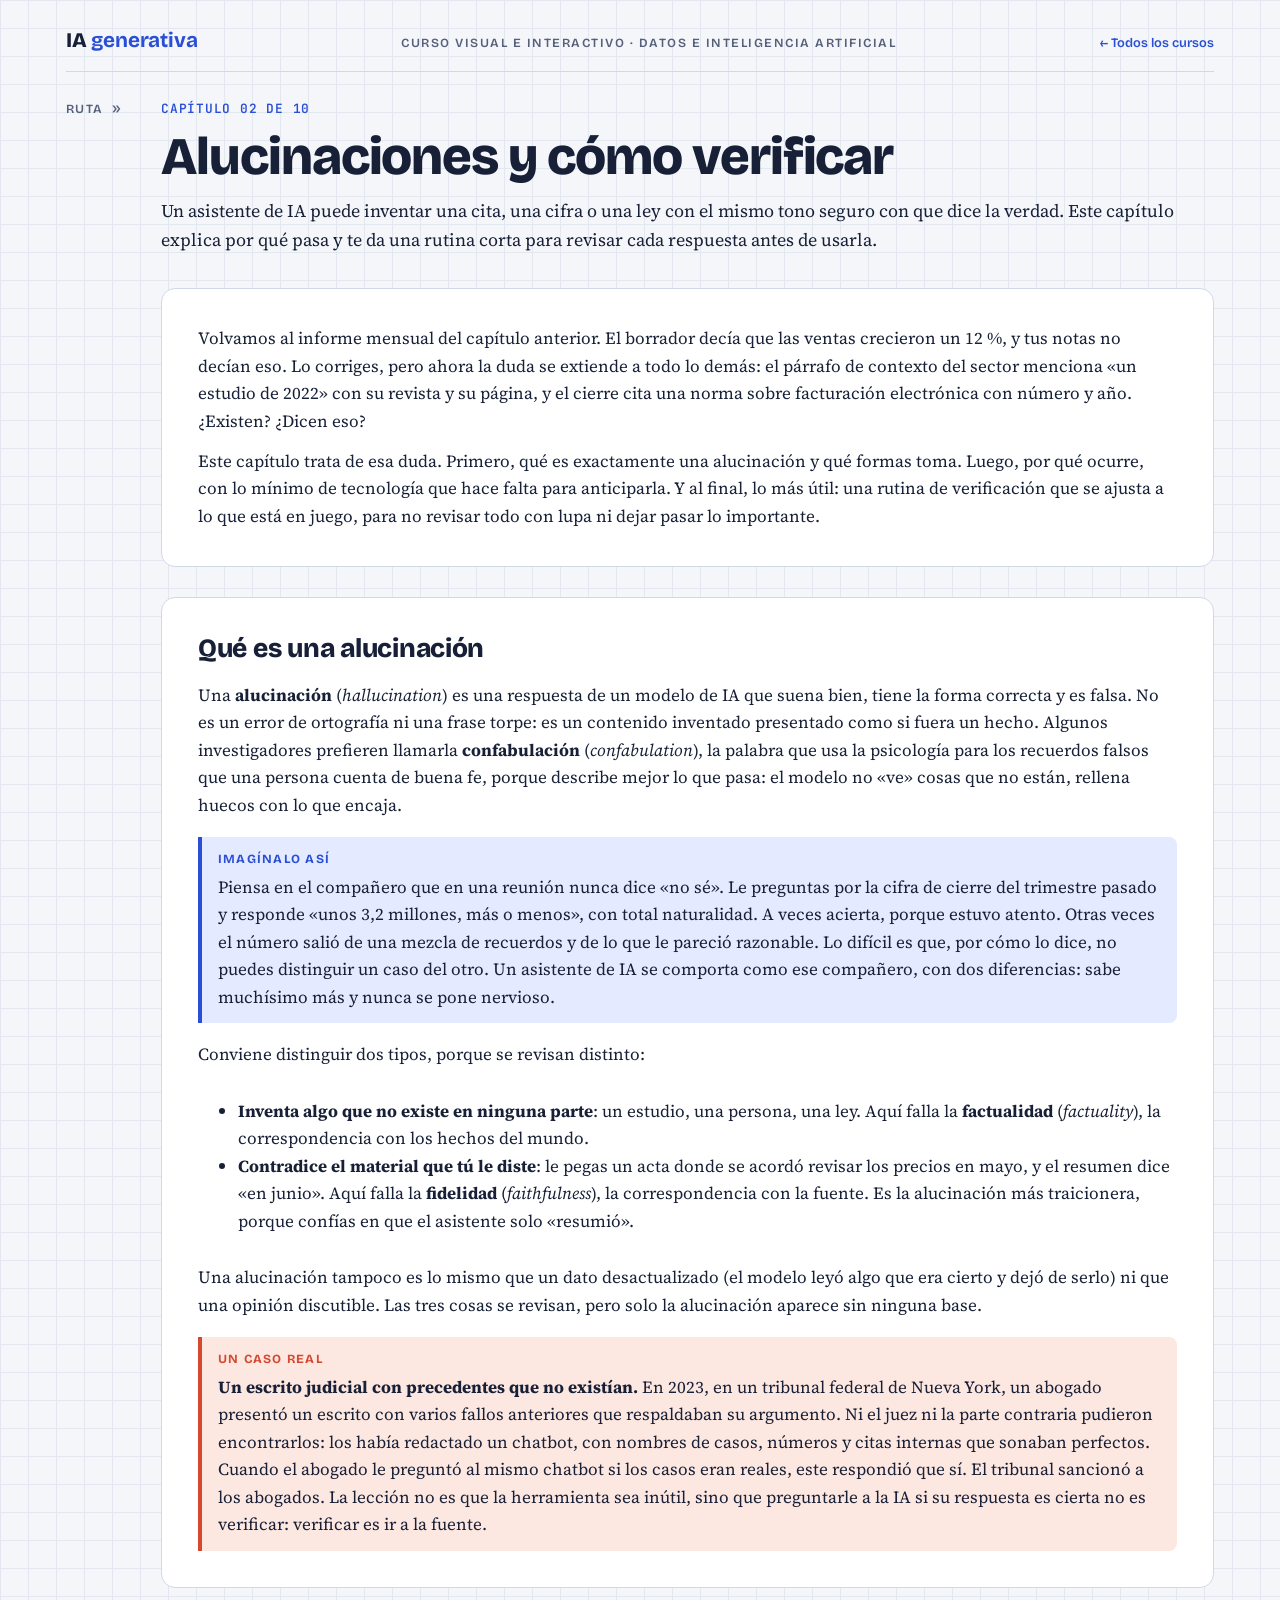
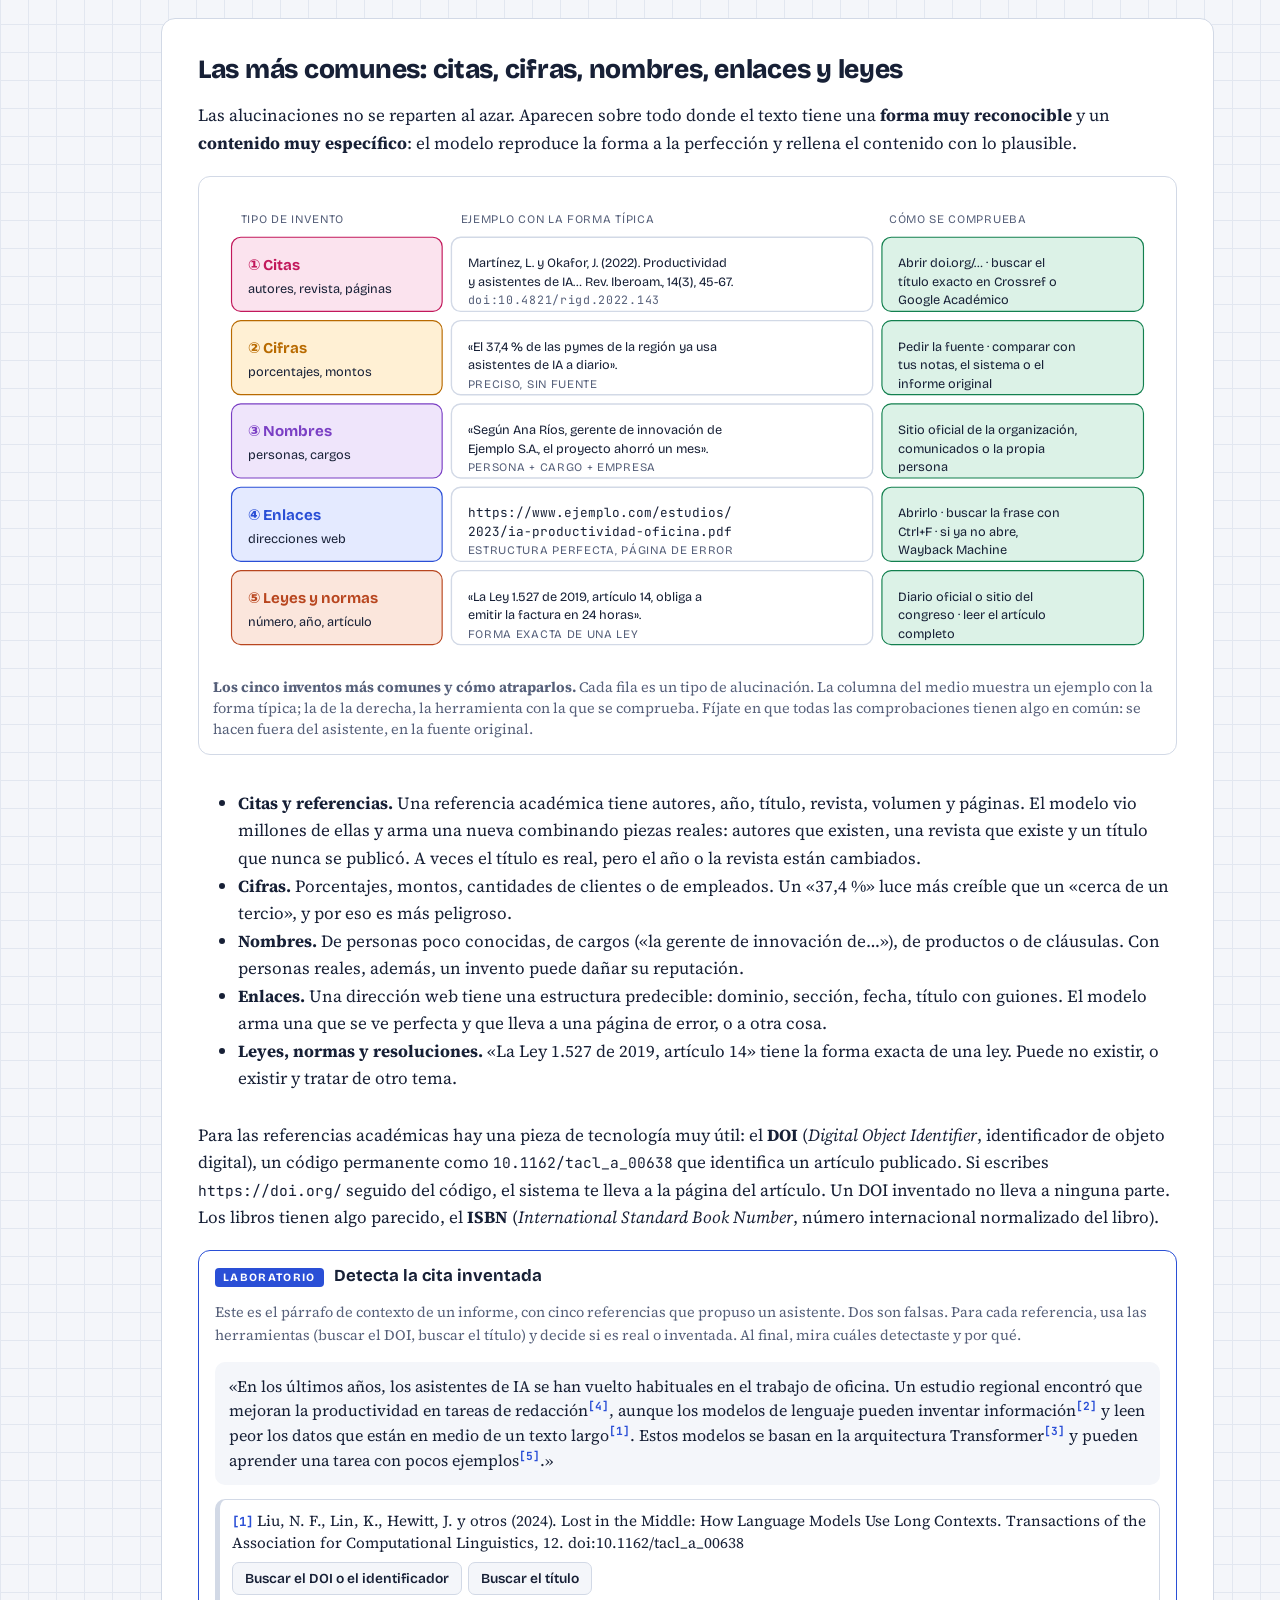
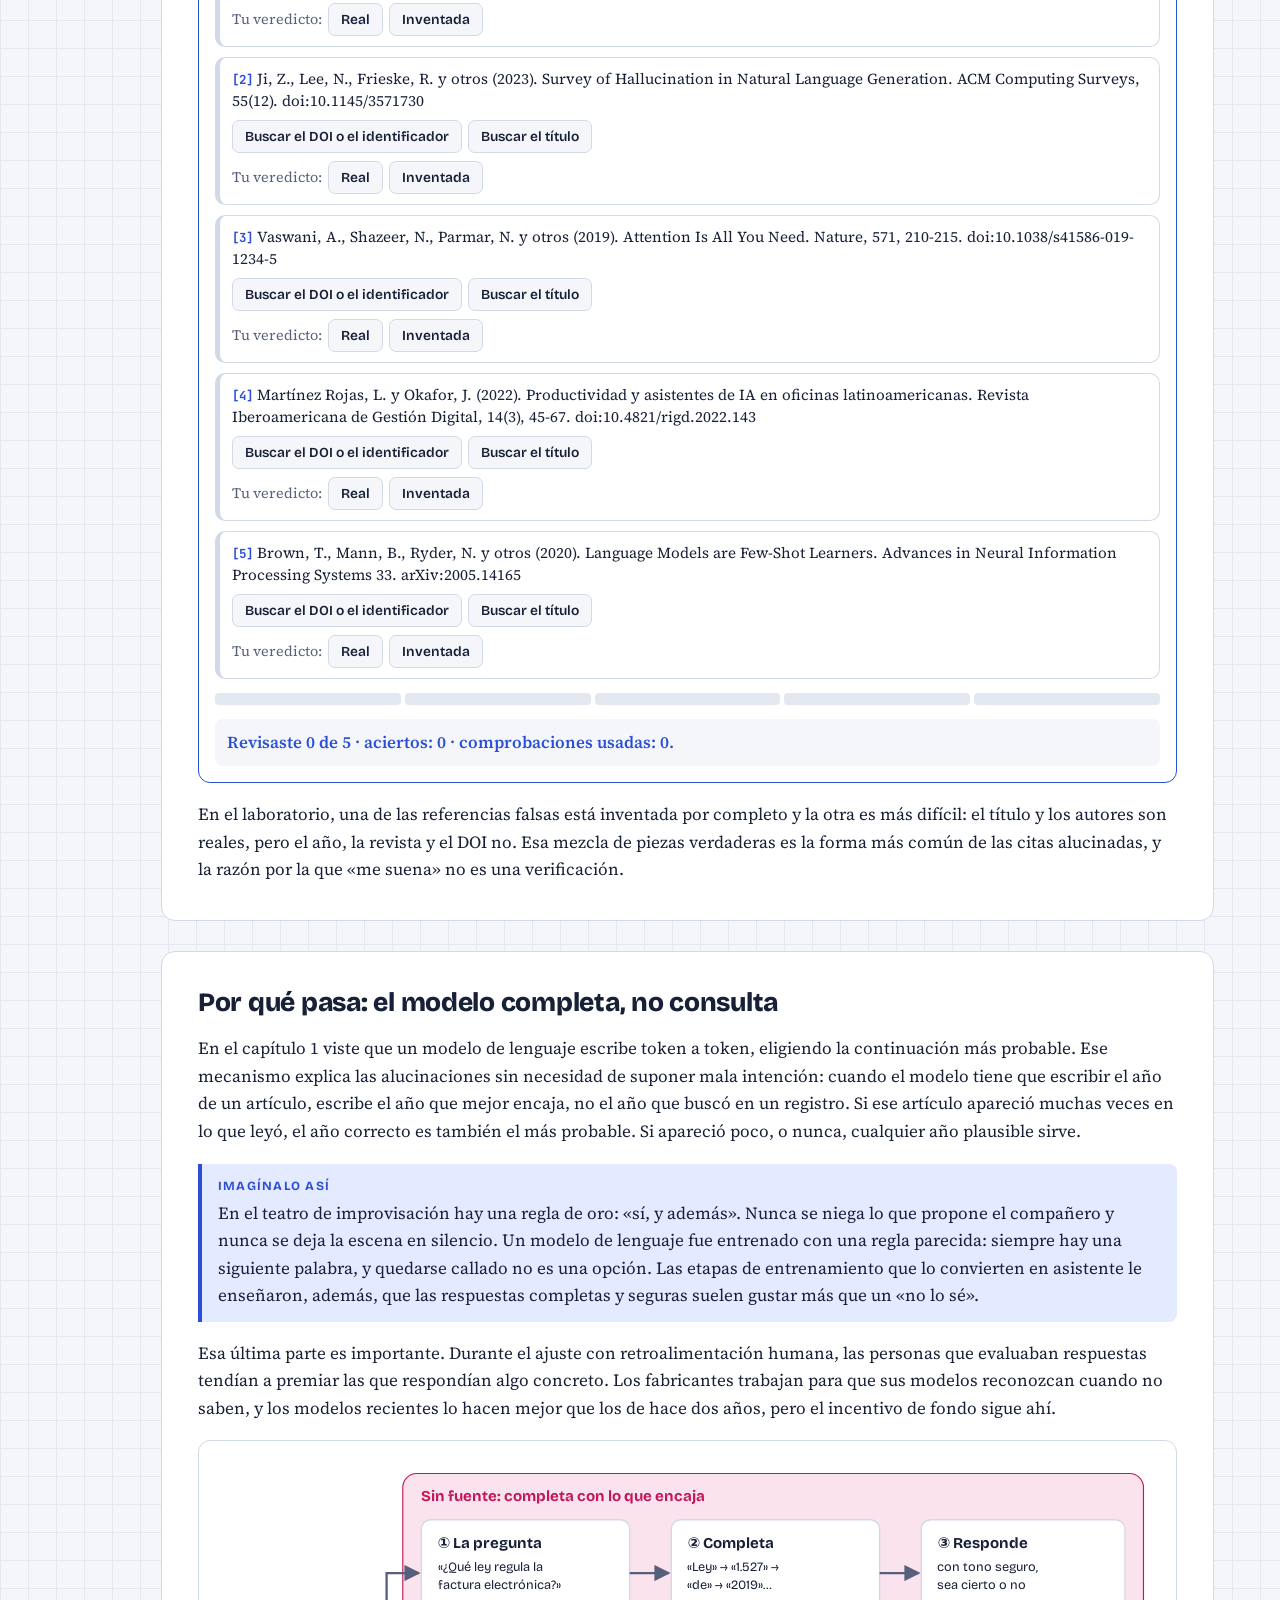
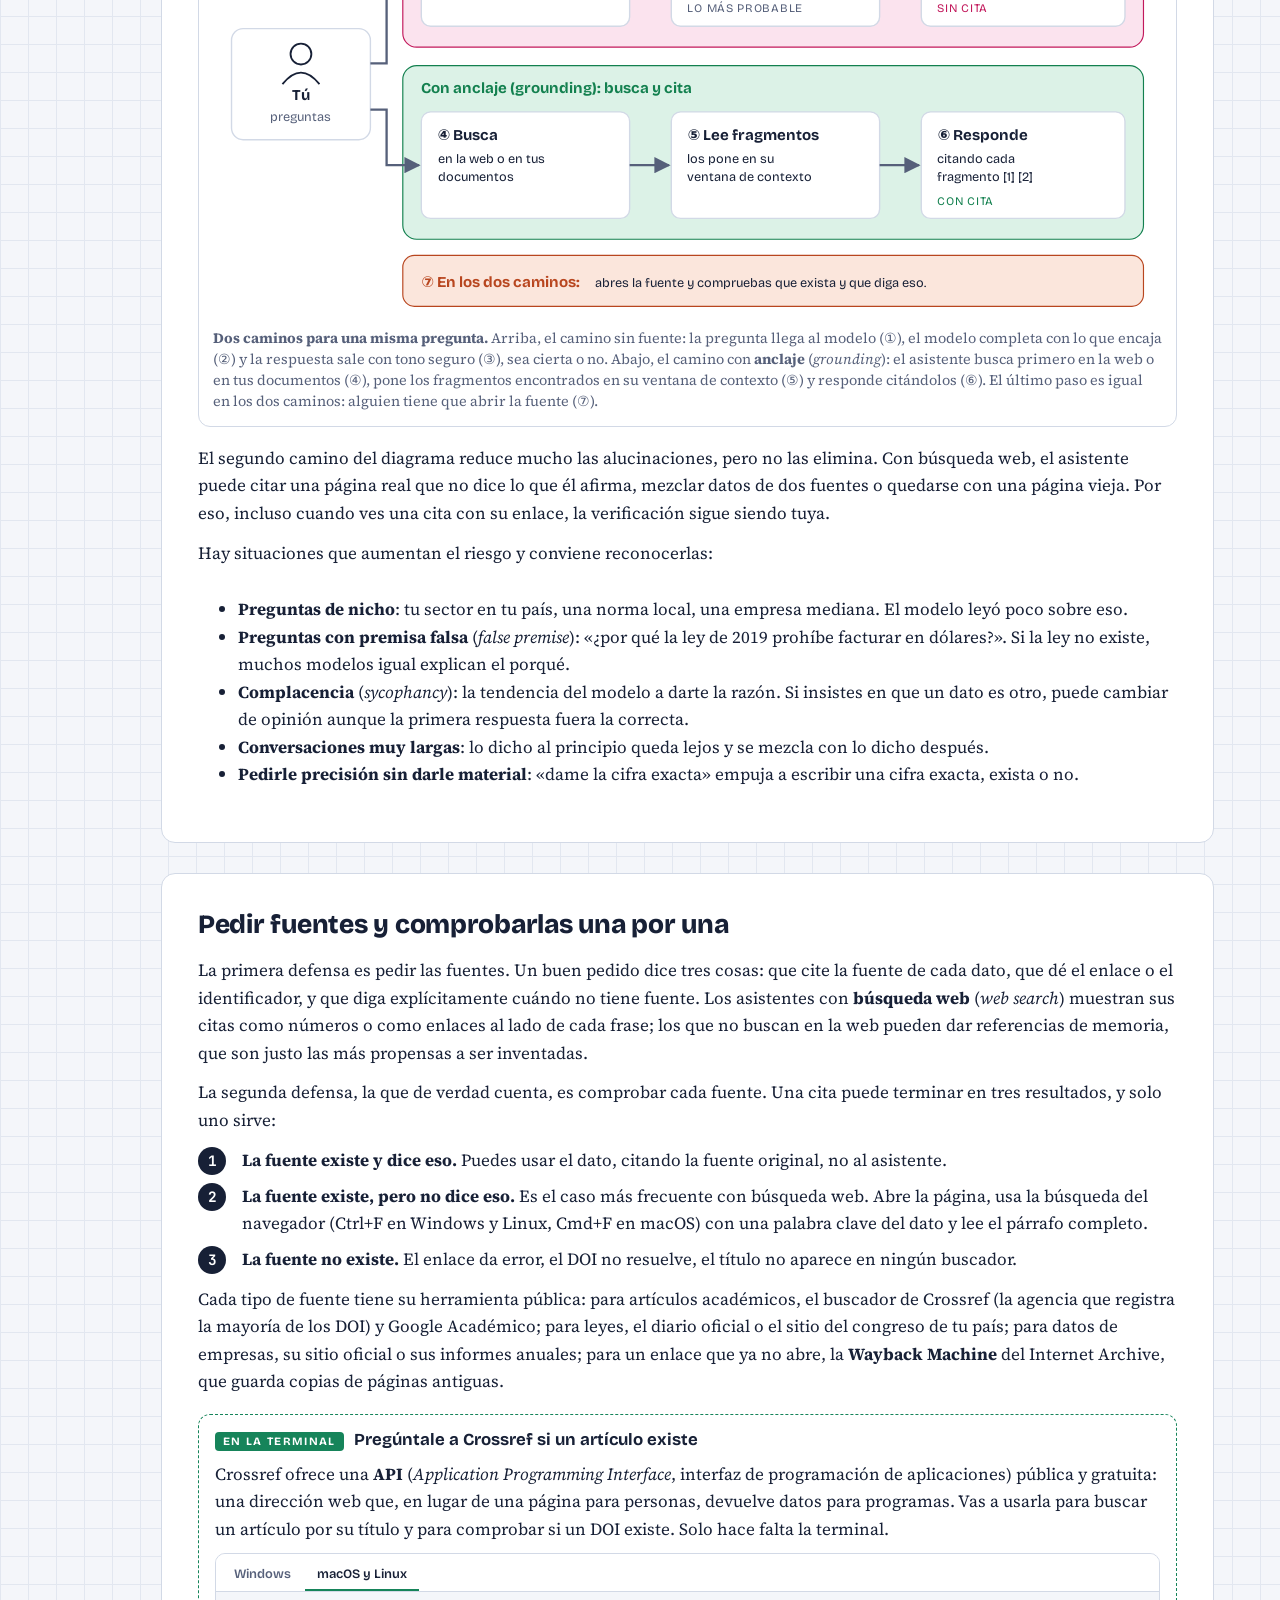
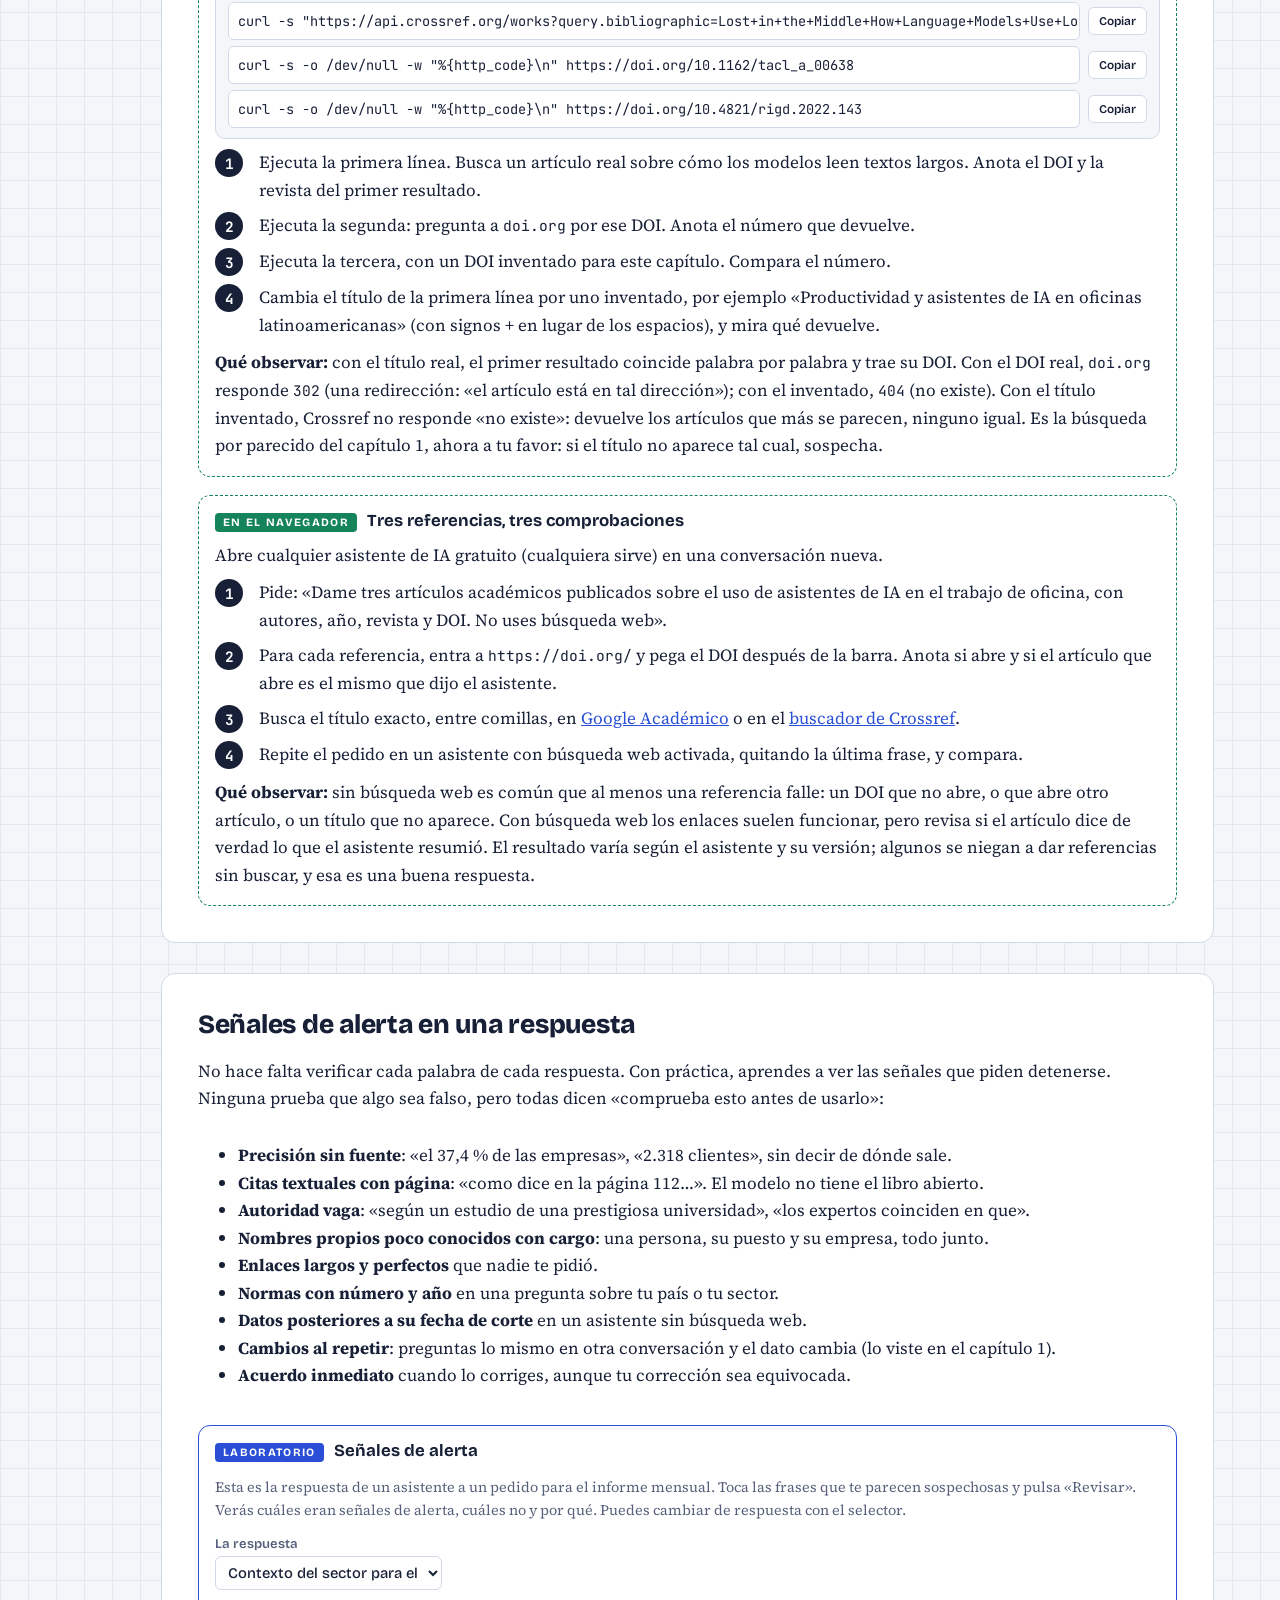
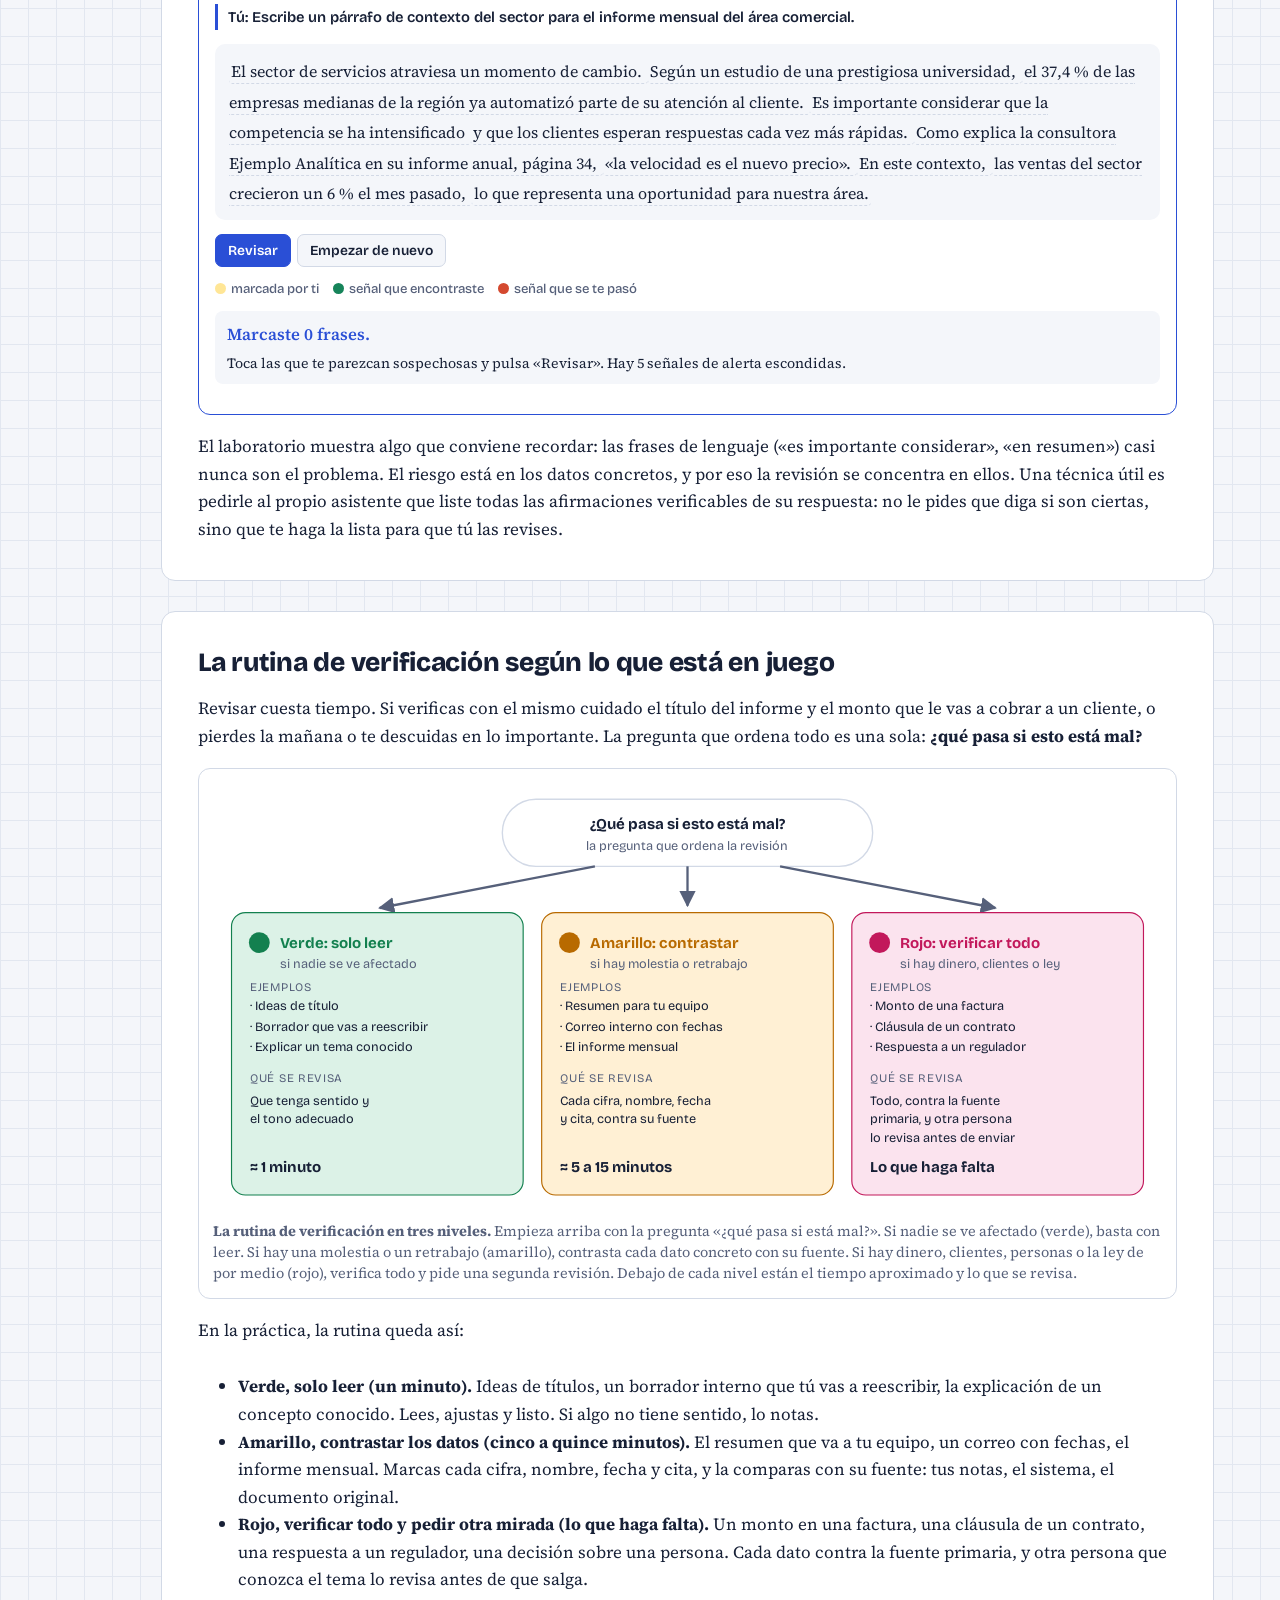
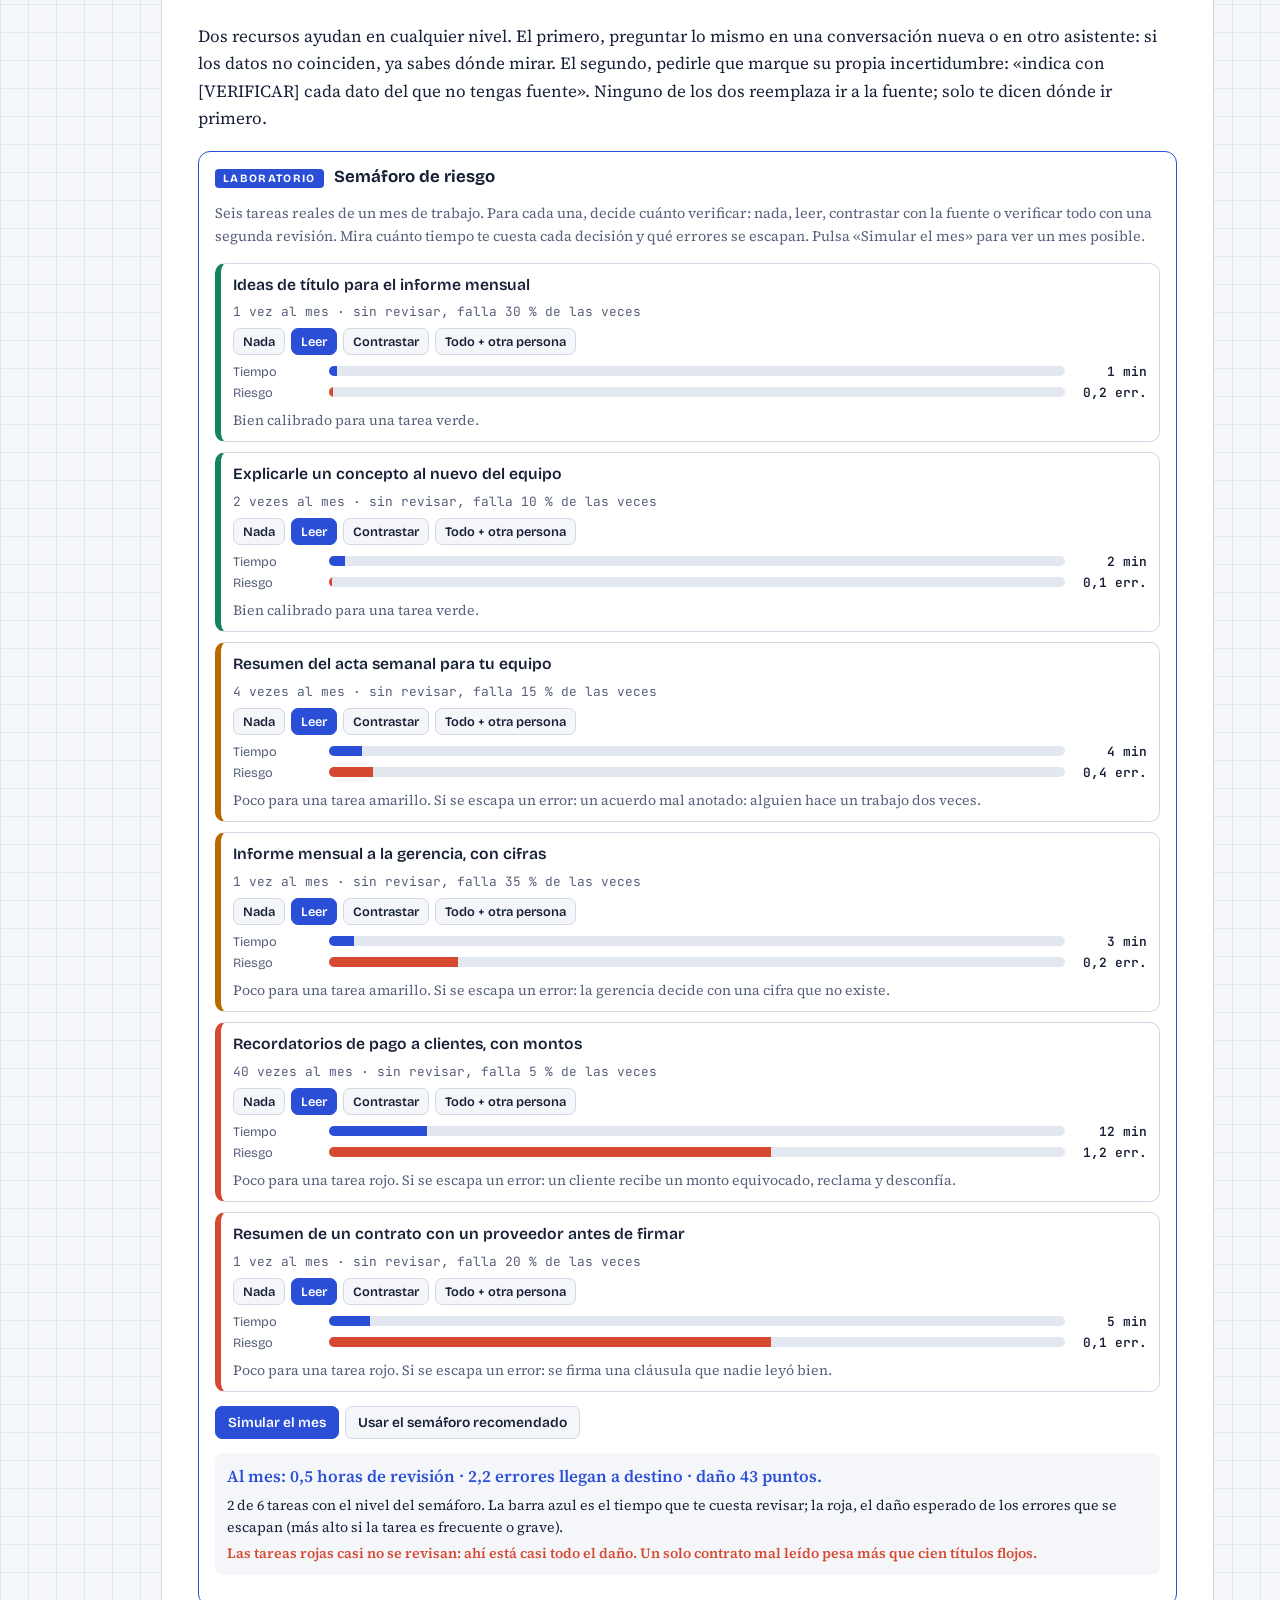
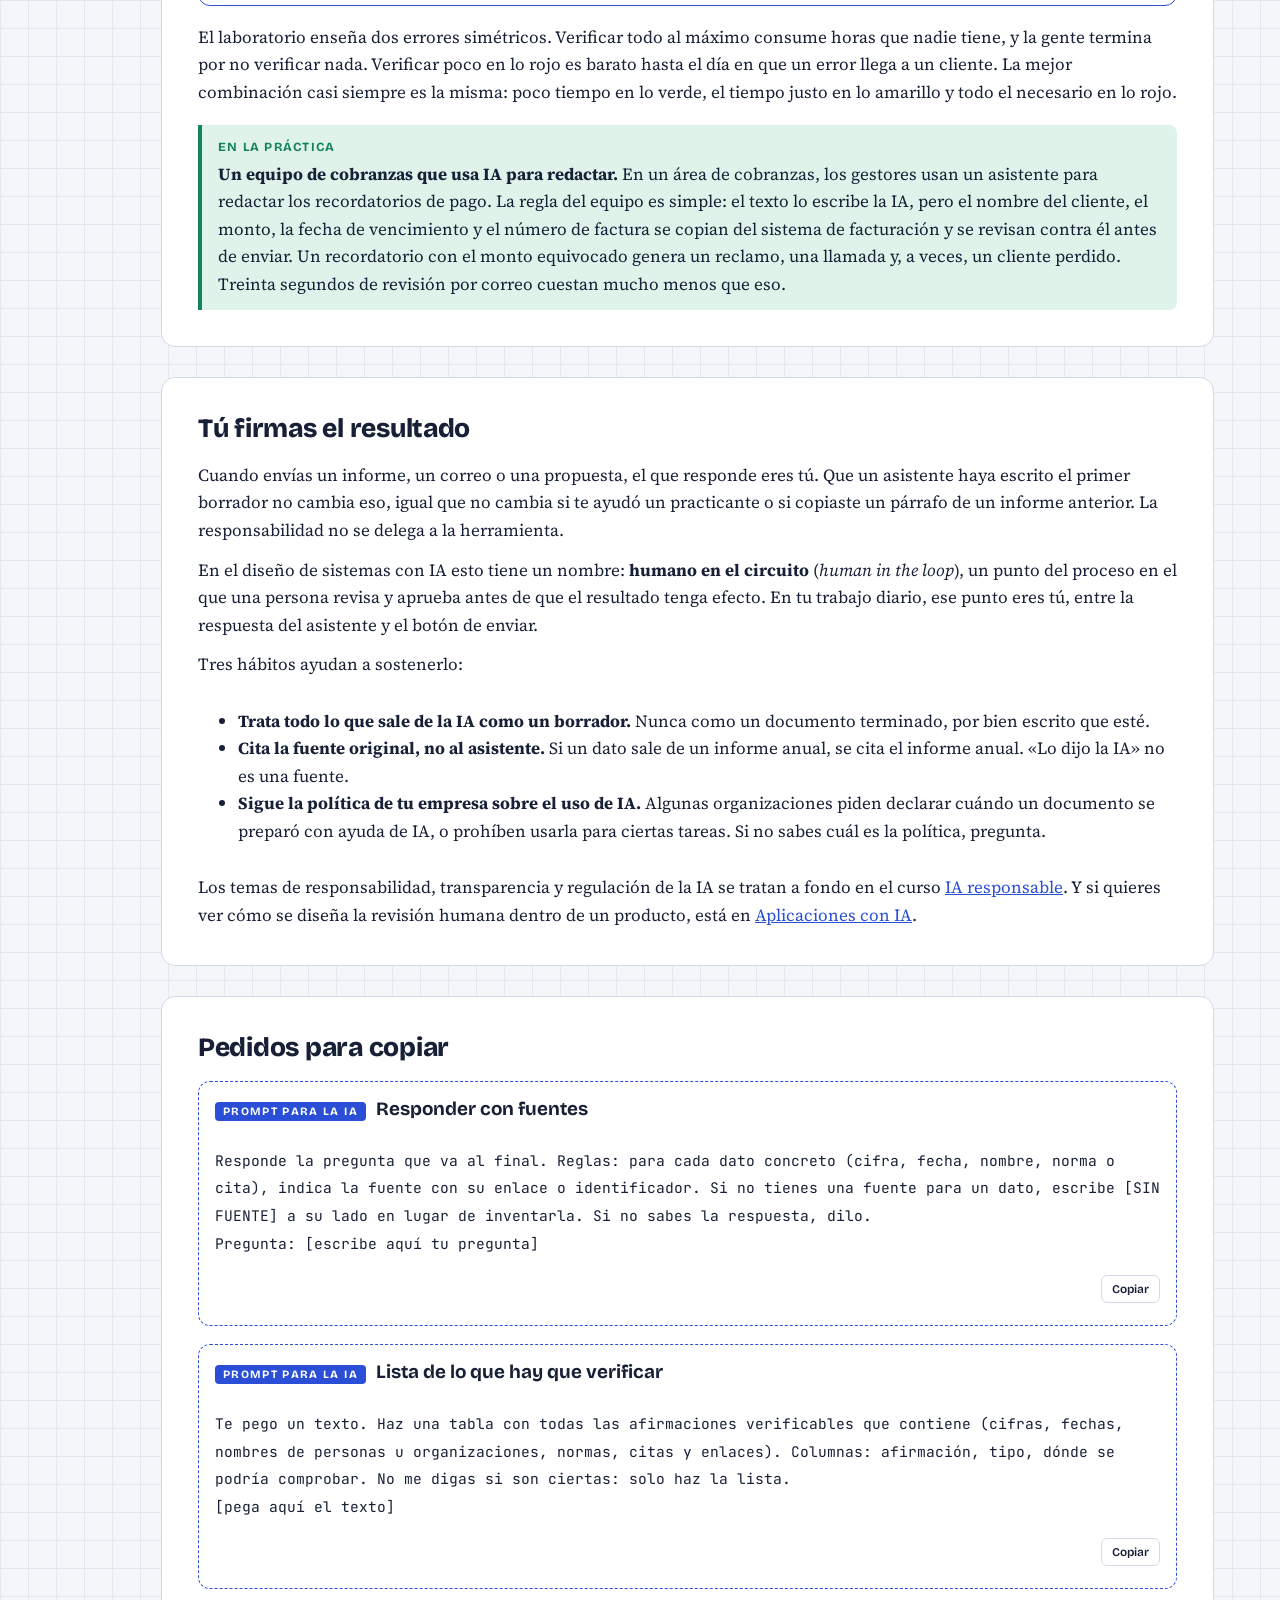
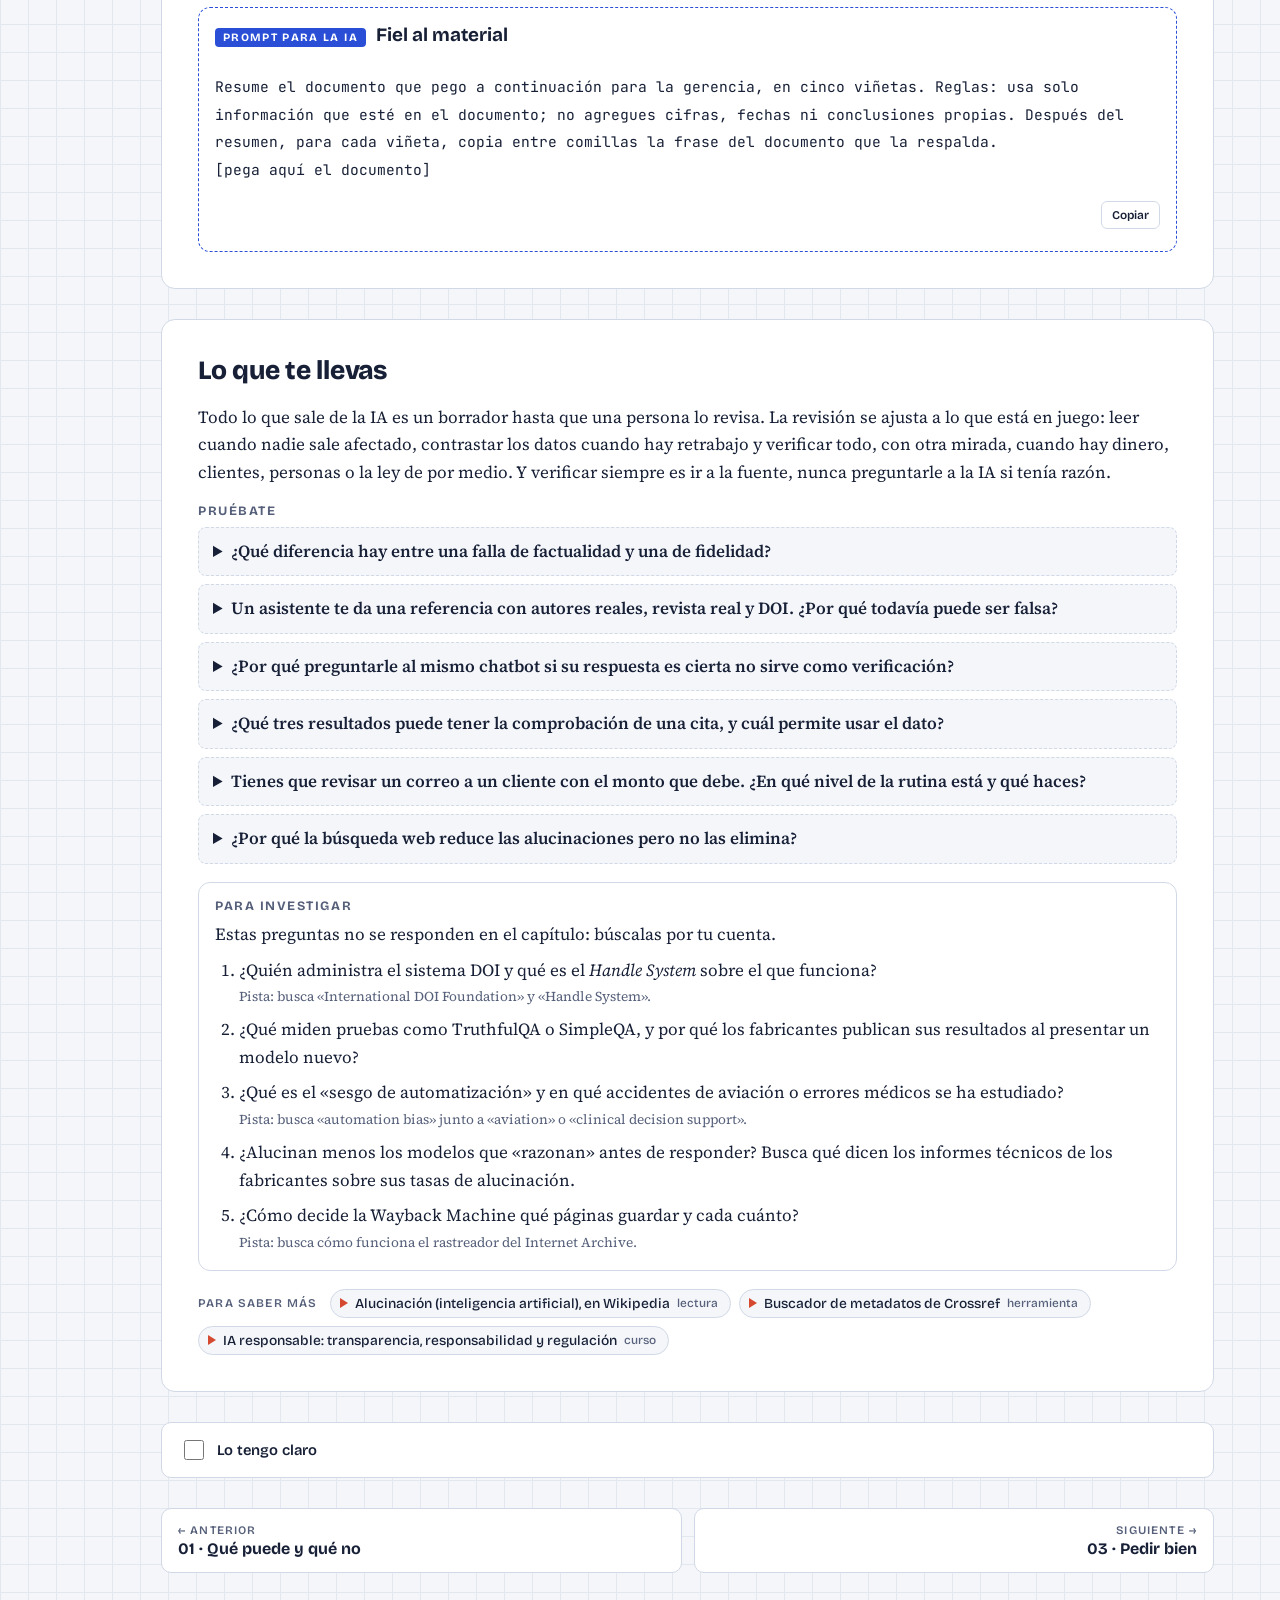
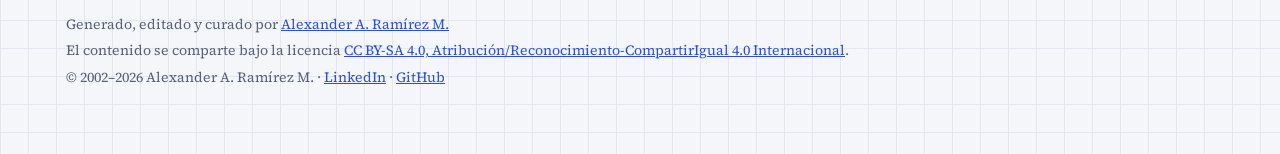
<file: 02-alucinaciones-y-verificar.html>
<!doctype html>
<html lang="es">
<head>
<!-- Google Tag Manager -->
<script>(function(w,d,s,l,i){w[l]=w[l]||[];w[l].push({'gtm.start':
new Date().getTime(),event:'gtm.js'});var f=d.getElementsByTagName(s)[0],
j=d.createElement(s),dl=l!='dataLayer'?'&l='+l:'';j.async=true;j.src=
'https://www.googletagmanager.com/gtm.js?id='+i+dl;f.parentNode.insertBefore(j,f);
})(window,document,'script','dataLayer','GTM-KX76XF8R');</script>
<!-- End Google Tag Manager -->
<meta charset="utf-8">
<meta name="viewport" content="width=device-width, initial-scale=1, viewport-fit=cover">
<title>Alucinaciones y verificar · IA generativa · IA generativa</title>
<meta name="claude:viewport-fit-sides" content="cover">
<meta name="description" content="Usar la IA generativa en el trabajo, sin tecnicismos: qué puede y qué no, cómo pedir bien, cómo verificar, qué hacer con texto, imágenes y datos, casos por área y cómo llevarla a tu equipo.">
<link rel="preconnect" href="https://fonts.googleapis.com">
<link rel="preconnect" href="https://fonts.gstatic.com" crossorigin>
<link rel="stylesheet" href="https://fonts.googleapis.com/css2?family=Bricolage+Grotesque:opsz,wght@12..96,500;12..96,700;12..96,800&family=JetBrains+Mono:wght@400;600&family=Source+Serif+4:ital,opsz,wght@0,8..60,400;0,8..60,600;1,8..60,400;1,8..60,600&display=swap">
<link rel="stylesheet" href="assets/style.css">
</head>
<body>
<!-- Google Tag Manager (noscript) -->
<noscript><iframe src="https://www.googletagmanager.com/ns.html?id=GTM-KX76XF8R"
height="0" width="0" style="display:none;visibility:hidden"></iframe></noscript>
<!-- End Google Tag Manager (noscript) -->
<div class="wrap" data-page="alucinaciones-y-verificar">
<header class="topbar"><a class="brand" href="index.html">IA <b>generativa</b></a><span class="eyebrow">Curso visual e interactivo · Datos e inteligencia artificial</span><a class="al-sitio" href="https://aaramirez.github.io/">← Todos los cursos</a></header>
<div class="layout">
<nav class="toc" id="toc" aria-label="Ruta de aprendizaje"></nav>
<main>
<header class="page-head"><span class="num">CAPÍTULO 02 DE 10</span><h1>Alucinaciones y cómo verificar</h1><p class="lede">Un asistente de IA puede inventar una cita, una cifra o una ley con el mismo tono seguro con que dice la verdad. Este capítulo explica por qué pasa y te da una rutina corta para revisar cada respuesta antes de usarla.</p></header>
<section><div class="prose"><p>Volvamos al informe mensual del capítulo anterior. El borrador decía que las ventas crecieron un 12 %, y tus notas no decían eso. Lo corriges, pero ahora la duda se extiende a todo lo demás: el párrafo de contexto del sector menciona «un estudio de 2022» con su revista y su página, y el cierre cita una norma sobre facturación electrónica con número y año. ¿Existen? ¿Dicen eso?</p><p>Este capítulo trata de esa duda. Primero, qué es exactamente una alucinación y qué formas toma. Luego, por qué ocurre, con lo mínimo de tecnología que hace falta para anticiparla. Y al final, lo más útil: una rutina de verificación que se ajusta a lo que está en juego, para no revisar todo con lupa ni dejar pasar lo importante.</p></div></section>
<section><h2>Qué es una alucinación</h2><div class="prose"><p>Una <b>alucinación</b> (<i>hallucination</i>) es una respuesta de un modelo de IA que suena bien, tiene la forma correcta y es falsa. No es un error de ortografía ni una frase torpe: es un contenido inventado presentado como si fuera un hecho. Algunos investigadores prefieren llamarla <b>confabulación</b> (<i>confabulation</i>), la palabra que usa la psicología para los recuerdos falsos que una persona cuenta de buena fe, porque describe mejor lo que pasa: el modelo no «ve» cosas que no están, rellena huecos con lo que encaja.</p></div><div class="analogia"><b>Imagínalo así</b><p>Piensa en el compañero que en una reunión nunca dice «no sé». Le preguntas por la cifra de cierre del trimestre pasado y responde «unos 3,2 millones, más o menos», con total naturalidad. A veces acierta, porque estuvo atento. Otras veces el número salió de una mezcla de recuerdos y de lo que le pareció razonable. Lo difícil es que, por cómo lo dice, no puedes distinguir un caso del otro. Un asistente de IA se comporta como ese compañero, con dos diferencias: sabe muchísimo más y nunca se pone nervioso.</p></div><div class="prose"><p>Conviene distinguir dos tipos, porque se revisan distinto:</p><ul><li><b>Inventa algo que no existe en ninguna parte</b>: un estudio, una persona, una ley. Aquí falla la <b>factualidad</b> (<i>factuality</i>), la correspondencia con los hechos del mundo.</li><li><b>Contradice el material que tú le diste</b>: le pegas un acta donde se acordó revisar los precios en mayo, y el resumen dice «en junio». Aquí falla la <b>fidelidad</b> (<i>faithfulness</i>), la correspondencia con la fuente. Es la alucinación más traicionera, porque confías en que el asistente solo «resumió».</li></ul><p>Una alucinación tampoco es lo mismo que un dato desactualizado (el modelo leyó algo que era cierto y dejó de serlo) ni que una opinión discutible. Las tres cosas se revisan, pero solo la alucinación aparece sin ninguna base.</p></div><div class="caso"><b>Un caso real</b><p><b>Un escrito judicial con precedentes que no existían.</b> En 2023, en un tribunal federal de Nueva York, un abogado presentó un escrito con varios fallos anteriores que respaldaban su argumento. Ni el juez ni la parte contraria pudieron encontrarlos: los había redactado un chatbot, con nombres de casos, números y citas internas que sonaban perfectos. Cuando el abogado le preguntó al mismo chatbot si los casos eran reales, este respondió que sí. El tribunal sancionó a los abogados. La lección no es que la herramienta sea inútil, sino que preguntarle a la IA si su respuesta es cierta no es verificar: verificar es ir a la fuente.</p></div></section>
<section><h2>Las más comunes: citas, cifras, nombres, enlaces y leyes</h2><div class="prose"><p>Las alucinaciones no se reparten al azar. Aparecen sobre todo donde el texto tiene una <b>forma muy reconocible</b> y un <b>contenido muy específico</b>: el modelo reproduce la forma a la perfección y rellena el contenido con lo plausible.</p></div><figure class="fig fig-comparacion" id="02-diagrama-1"><div class="lienzo"><svg viewBox="0 0 820 412" style="min-width:660px" role="img" aria-label="Tabla de los cinco inventos más comunes de la IA (citas, cifras, nombres, enlaces y leyes), con un ejemplo de cada uno y la herramienta con que se comprueba">
  <text x="24" y="28" class="t t-xs t-m">TIPO DE INVENTO</text>
  <text x="214" y="28" class="t t-xs t-m">EJEMPLO CON LA FORMA TÍPICA</text>
  <text x="584" y="28" class="t t-xs t-m">CÓMO SE COMPRUEBA</text>

  <rect x="16" y="40" width="182" height="64" rx="8" class="c-apl"/>
  <text x="30" y="68" class="t t-b k-apl">① Citas</text>
  <text x="30" y="88" class="t t-s">autores, revista, páginas</text>
  <rect x="206" y="40" width="364" height="64" rx="8" class="caja"/>
  <text x="220" y="66" class="t t-s">Martínez, L. y Okafor, J. (2022). Productividad</text>
  <text x="220" y="82" class="t t-s">y asistentes de IA… Rev. Iberoam., 14(3), 45-67.</text>
  <text x="220" y="98" class="t t-xs t-mono t-m">doi:10.4821/rigd.2022.143</text>
  <rect x="578" y="40" width="226" height="64" rx="8" class="c-enl"/>
  <text x="592" y="66" class="t t-s">Abrir doi.org/… · buscar el</text>
  <text x="592" y="82" class="t t-s">título exacto en Crossref o</text>
  <text x="592" y="98" class="t t-s">Google Académico</text>

  <rect x="16" y="112" width="182" height="64" rx="8" class="c-fis"/>
  <text x="30" y="140" class="t t-b k-fis">② Cifras</text>
  <text x="30" y="160" class="t t-s">porcentajes, montos</text>
  <rect x="206" y="112" width="364" height="64" rx="8" class="caja"/>
  <text x="220" y="138" class="t t-s">«El 37,4 % de las pymes de la región ya usa</text>
  <text x="220" y="154" class="t t-s">asistentes de IA a diario».</text>
  <text x="220" y="170" class="t t-xs t-m">PRECISO, SIN FUENTE</text>
  <rect x="578" y="112" width="226" height="64" rx="8" class="c-enl"/>
  <text x="592" y="138" class="t t-s">Pedir la fuente · comparar con</text>
  <text x="592" y="154" class="t t-s">tus notas, el sistema o el</text>
  <text x="592" y="170" class="t t-s">informe original</text>

  <rect x="16" y="184" width="182" height="64" rx="8" class="c-tra"/>
  <text x="30" y="212" class="t t-b k-tra">③ Nombres</text>
  <text x="30" y="232" class="t t-s">personas, cargos</text>
  <rect x="206" y="184" width="364" height="64" rx="8" class="caja"/>
  <text x="220" y="210" class="t t-s">«Según Ana Ríos, gerente de innovación de</text>
  <text x="220" y="226" class="t t-s">Ejemplo S.A., el proyecto ahorró un mes».</text>
  <text x="220" y="242" class="t t-xs t-m">PERSONA + CARGO + EMPRESA</text>
  <rect x="578" y="184" width="226" height="64" rx="8" class="c-enl"/>
  <text x="592" y="210" class="t t-s">Sitio oficial de la organización,</text>
  <text x="592" y="226" class="t t-s">comunicados o la propia</text>
  <text x="592" y="242" class="t t-s">persona</text>

  <rect x="16" y="256" width="182" height="64" rx="8" class="c-red"/>
  <text x="30" y="284" class="t t-b k-red">④ Enlaces</text>
  <text x="30" y="304" class="t t-s">direcciones web</text>
  <rect x="206" y="256" width="364" height="64" rx="8" class="caja"/>
  <text x="220" y="282" class="t t-s t-mono">https://www.ejemplo.com/estudios/</text>
  <text x="220" y="298" class="t t-s t-mono">2023/ia-productividad-oficina.pdf</text>
  <text x="220" y="314" class="t t-xs t-m">ESTRUCTURA PERFECTA, PÁGINA DE ERROR</text>
  <rect x="578" y="256" width="226" height="64" rx="8" class="c-enl"/>
  <text x="592" y="282" class="t t-s">Abrirlo · buscar la frase con</text>
  <text x="592" y="298" class="t t-s">Ctrl+F · si ya no abre,</text>
  <text x="592" y="314" class="t t-s">Wayback Machine</text>

  <rect x="16" y="328" width="182" height="64" rx="8" class="d-sis"/>
  <text x="30" y="356" class="t t-b k-sis">⑤ Leyes y normas</text>
  <text x="30" y="376" class="t t-s">número, año, artículo</text>
  <rect x="206" y="328" width="364" height="64" rx="8" class="caja"/>
  <text x="220" y="354" class="t t-s">«La Ley 1.527 de 2019, artículo 14, obliga a</text>
  <text x="220" y="370" class="t t-s">emitir la factura en 24 horas».</text>
  <text x="220" y="386" class="t t-xs t-m">FORMA EXACTA DE UNA LEY</text>
  <rect x="578" y="328" width="226" height="64" rx="8" class="c-enl"/>
  <text x="592" y="354" class="t t-s">Diario oficial o sitio del</text>
  <text x="592" y="370" class="t t-s">congreso · leer el artículo</text>
  <text x="592" y="386" class="t t-s">completo</text>
</svg></div><figcaption><b>Los cinco inventos más comunes y cómo atraparlos.</b> Cada fila es un tipo de alucinación. La columna del medio muestra un ejemplo con la forma típica; la de la derecha, la herramienta con la que se comprueba. Fíjate en que todas las comprobaciones tienen algo en común: se hacen fuera del asistente, en la fuente original.</figcaption></figure><div class="prose"><ul><li><b>Citas y referencias.</b> Una referencia académica tiene autores, año, título, revista, volumen y páginas. El modelo vio millones de ellas y arma una nueva combinando piezas reales: autores que existen, una revista que existe y un título que nunca se publicó. A veces el título es real, pero el año o la revista están cambiados.</li><li><b>Cifras.</b> Porcentajes, montos, cantidades de clientes o de empleados. Un «37,4 %» luce más creíble que un «cerca de un tercio», y por eso es más peligroso.</li><li><b>Nombres.</b> De personas poco conocidas, de cargos («la gerente de innovación de…»), de productos o de cláusulas. Con personas reales, además, un invento puede dañar su reputación.</li><li><b>Enlaces.</b> Una dirección web tiene una estructura predecible: dominio, sección, fecha, título con guiones. El modelo arma una que se ve perfecta y que lleva a una página de error, o a otra cosa.</li><li><b>Leyes, normas y resoluciones.</b> «La Ley 1.527 de 2019, artículo 14» tiene la forma exacta de una ley. Puede no existir, o existir y tratar de otro tema.</li></ul><p>Para las referencias académicas hay una pieza de tecnología muy útil: el <b>DOI</b> (<i>Digital Object Identifier</i>, identificador de objeto digital), un código permanente como <code>10.1162/tacl_a_00638</code> que identifica un artículo publicado. Si escribes <code>https://doi.org/</code> seguido del código, el sistema te lleva a la página del artículo. Un DOI inventado no lleva a ninguna parte. Los libros tienen algo parecido, el <b>ISBN</b> (<i>International Standard Book Number</i>, número internacional normalizado del libro).</p></div><div class="lab" id="02-lab-1"><div class="lab-title"><span class="tag">Laboratorio</span><h3>Detecta la cita inventada</h3></div><p class="hint">Este es el párrafo de contexto de un informe, con cinco referencias que propuso un asistente. Dos son falsas. Para cada referencia, usa las herramientas (buscar el DOI, buscar el título) y decide si es real o inventada. Al final, mira cuáles detectaste y por qué.</p><style>
[id="02-lab-1"] .c2l1-parrafo{background:var(--paper);border-radius:10px;padding:12px 14px;font:1rem/1.55 var(--f-body);margin:0}
[id="02-lab-1"] .c2l1-parrafo sup{font:700 .7rem var(--f-mono);color:var(--accent)}
[id="02-lab-1"] .c2l1-refs{list-style:none;margin:0;padding:0;display:grid;gap:10px}
[id="02-lab-1"] .c2l1-ref{border:1px solid var(--line);border-left:5px solid var(--line);border-radius:10px;padding:10px 12px;display:grid;gap:8px;background:var(--card)}
[id="02-lab-1"] .c2l1-ref.real{border-left-color:var(--good)}
[id="02-lab-1"] .c2l1-ref.falsa{border-left-color:var(--warm)}
[id="02-lab-1"] .c2l1-cita{font:.95rem/1.45 var(--f-body);margin:0;overflow-wrap:anywhere}
[id="02-lab-1"] .c2l1-cita b{font:700 .78rem var(--f-mono);color:var(--accent);margin-right:4px}
[id="02-lab-1"] .c2l1-herr{font:.84rem/1.45 var(--f-mono);background:var(--paper);border-radius:6px;padding:7px 9px;margin:0;overflow-wrap:anywhere}
[id="02-lab-1"] .c2l1-herr .no{color:var(--warm);font-weight:700}
[id="02-lab-1"] .c2l1-herr .si{color:var(--good);font-weight:700}
[id="02-lab-1"] .c2l1-fila{display:flex;flex-wrap:wrap;gap:6px;align-items:center}
[id="02-lab-1"] .c2l1-fila .sep{flex:1 1 10px}
[id="02-lab-1"] .c2l1-exp{margin:0;font-size:.92rem}
[id="02-lab-1"] .c2l1-barra{display:flex;gap:4px}
[id="02-lab-1"] .c2l1-barra i{flex:1;height:12px;border-radius:4px;background:var(--grid)}
[id="02-lab-1"] .c2l1-barra i.ok{background:var(--good)}
[id="02-lab-1"] .c2l1-barra i.mal{background:var(--warm)}
</style>
<p class="c2l1-parrafo">«En los últimos años, los asistentes de IA se han vuelto habituales en el trabajo de oficina. Un estudio regional encontró que mejoran la productividad en tareas de redacción<sup>[4]</sup>, aunque los modelos de lenguaje pueden inventar información<sup>[2]</sup> y leen peor los datos que están en medio de un texto largo<sup>[1]</sup>. Estos modelos se basan en la arquitectura Transformer<sup>[3]</sup> y pueden aprender una tarea con pocos ejemplos<sup>[5]</sup>.»</p>
<ol class="c2l1-refs" id="c2l1-refs"></ol>
<div class="c2l1-barra" id="c2l1-barra" aria-hidden="true"></div>
<div class="readout texto" id="c2l1-out" aria-live="polite"></div></div><div class="prose"><p>En el laboratorio, una de las referencias falsas está inventada por completo y la otra es más difícil: el título y los autores son reales, pero el año, la revista y el DOI no. Esa mezcla de piezas verdaderas es la forma más común de las citas alucinadas, y la razón por la que «me suena» no es una verificación.</p></div></section>
<section><h2>Por qué pasa: el modelo completa, no consulta</h2><div class="prose"><p>En el capítulo 1 viste que un modelo de lenguaje escribe token a token, eligiendo la continuación más probable. Ese mecanismo explica las alucinaciones sin necesidad de suponer mala intención: cuando el modelo tiene que escribir el año de un artículo, escribe el año que mejor encaja, no el año que buscó en un registro. Si ese artículo apareció muchas veces en lo que leyó, el año correcto es también el más probable. Si apareció poco, o nunca, cualquier año plausible sirve.</p></div><div class="analogia"><b>Imagínalo así</b><p>En el teatro de improvisación hay una regla de oro: «sí, y además». Nunca se niega lo que propone el compañero y nunca se deja la escena en silencio. Un modelo de lenguaje fue entrenado con una regla parecida: siempre hay una siguiente palabra, y quedarse callado no es una opción. Las etapas de entrenamiento que lo convierten en asistente le enseñaron, además, que las respuestas completas y seguras suelen gustar más que un «no lo sé».</p></div><div class="prose"><p>Esa última parte es importante. Durante el ajuste con retroalimentación humana, las personas que evaluaban respuestas tendían a premiar las que respondían algo concreto. Los fabricantes trabajan para que sus modelos reconozcan cuando no saben, y los modelos recientes lo hacen mejor que los de hace dos años, pero el incentivo de fondo sigue ahí.</p></div><figure class="fig fig-flujo" id="02-diagrama-2"><div class="lienzo"><svg viewBox="0 0 820 400" style="min-width:660px" role="img" aria-label="Dos caminos para una pregunta: sin fuente, el modelo completa con lo que encaja y responde con seguridad; con anclaje, el asistente busca en la web o en tus documentos, pone los fragmentos en su contexto y responde citándolos. En ambos casos una persona abre la fuente.">
  <defs>
    <marker id="g2d2-fl" viewBox="0 0 10 10" refX="9" refY="5" markerWidth="7" markerHeight="7" orient="auto-start-reverse"><path d="M0 0 10 5 0 10z" class="fl-muted"/></marker>
  </defs>
  
  <rect x="16" y="150" width="120" height="96" rx="10" class="caja"/>
  <circle cx="76" cy="172" r="9" class="caja" style="stroke:var(--ink);stroke-width:1.6"/><path d="M60 198 Q76 178 92 198" class="ln" style="stroke:var(--ink);stroke-width:1.6"/>
  <text x="76" y="212" class="t t-b" text-anchor="middle">Tú</text>
  <text x="76" y="230" class="t t-s t-m" text-anchor="middle">preguntas</text>

  
  <rect x="164" y="16" width="640" height="150" rx="12" class="c-apl"/>
  <text x="180" y="40" class="t t-b k-apl">Sin fuente: completa con lo que encaja</text>
  <rect x="180" y="56" width="180" height="92" rx="8" class="caja"/>
  <text x="194" y="80" class="t t-b">① La pregunta</text>
  <text x="194" y="100" class="t t-s">«¿Qué ley regula la</text>
  <text x="194" y="116" class="t t-s">factura electrónica?»</text>
  <rect x="396" y="56" width="180" height="92" rx="8" class="caja"/>
  <text x="410" y="80" class="t t-b">② Completa</text>
  <text x="410" y="100" class="t t-s">«Ley» → «1.527» →</text>
  <text x="410" y="116" class="t t-s">«de» → «2019»…</text>
  <text x="410" y="136" class="t t-xs t-m">LO MÁS PROBABLE</text>
  <rect x="612" y="56" width="176" height="92" rx="8" class="caja"/>
  <text x="626" y="80" class="t t-b">③ Responde</text>
  <text x="626" y="100" class="t t-s">con tono seguro,</text>
  <text x="626" y="116" class="t t-s">sea cierto o no</text>
  <text x="626" y="136" class="t t-xs k-apl">SIN CITA</text>
  <line x1="360" y1="102" x2="394" y2="102" class="ln" style="stroke-width:2" marker-end="url(#g2d2-fl)"/>
  <line x1="576" y1="102" x2="610" y2="102" class="ln" style="stroke-width:2" marker-end="url(#g2d2-fl)"/>

  
  <rect x="164" y="182" width="640" height="150" rx="12" class="c-enl"/>
  <text x="180" y="206" class="t t-b k-enl">Con anclaje (grounding): busca y cita</text>
  <rect x="180" y="222" width="180" height="92" rx="8" class="caja"/>
  <text x="194" y="246" class="t t-b">④ Busca</text>
  <text x="194" y="266" class="t t-s">en la web o en tus</text>
  <text x="194" y="282" class="t t-s">documentos</text>
  <rect x="396" y="222" width="180" height="92" rx="8" class="caja"/>
  <text x="410" y="246" class="t t-b">⑤ Lee fragmentos</text>
  <text x="410" y="266" class="t t-s">los pone en su</text>
  <text x="410" y="282" class="t t-s">ventana de contexto</text>
  <rect x="612" y="222" width="176" height="92" rx="8" class="caja"/>
  <text x="626" y="246" class="t t-b">⑥ Responde</text>
  <text x="626" y="266" class="t t-s">citando cada</text>
  <text x="626" y="282" class="t t-s">fragmento [1] [2]</text>
  <text x="626" y="302" class="t t-xs k-enl">CON CITA</text>
  <line x1="360" y1="268" x2="394" y2="268" class="ln" style="stroke-width:2" marker-end="url(#g2d2-fl)"/>
  <line x1="576" y1="268" x2="610" y2="268" class="ln" style="stroke-width:2" marker-end="url(#g2d2-fl)"/>

  
  <path d="M136 180 H150 V102 H178" class="ln" style="stroke-width:2" marker-end="url(#g2d2-fl)"/>
  <path d="M136 220 H150 V268 H178" class="ln" style="stroke-width:2" marker-end="url(#g2d2-fl)"/>

  
  <rect x="164" y="346" width="640" height="44" rx="10" class="d-sis"/>
  <text x="180" y="373" class="t t-b k-sis">⑦ En los dos caminos:</text>
  <text x="330" y="373" class="t t-s">abres la fuente y compruebas que exista y que diga eso.</text>
</svg></div><figcaption><b>Dos caminos para una misma pregunta.</b> Arriba, el camino sin fuente: la pregunta llega al modelo (①), el modelo completa con lo que encaja (②) y la respuesta sale con tono seguro (③), sea cierta o no. Abajo, el camino con <b>anclaje</b> (<i>grounding</i>): el asistente busca primero en la web o en tus documentos (④), pone los fragmentos encontrados en su ventana de contexto (⑤) y responde citándolos (⑥). El último paso es igual en los dos caminos: alguien tiene que abrir la fuente (⑦).</figcaption></figure><div class="prose"><p>El segundo camino del diagrama reduce mucho las alucinaciones, pero no las elimina. Con búsqueda web, el asistente puede citar una página real que no dice lo que él afirma, mezclar datos de dos fuentes o quedarse con una página vieja. Por eso, incluso cuando ves una cita con su enlace, la verificación sigue siendo tuya.</p><p>Hay situaciones que aumentan el riesgo y conviene reconocerlas:</p><ul><li><b>Preguntas de nicho</b>: tu sector en tu país, una norma local, una empresa mediana. El modelo leyó poco sobre eso.</li><li><b>Preguntas con premisa falsa</b> (<i>false premise</i>): «¿por qué la ley de 2019 prohíbe facturar en dólares?». Si la ley no existe, muchos modelos igual explican el porqué.</li><li><b>Complacencia</b> (<i>sycophancy</i>): la tendencia del modelo a darte la razón. Si insistes en que un dato es otro, puede cambiar de opinión aunque la primera respuesta fuera la correcta.</li><li><b>Conversaciones muy largas</b>: lo dicho al principio queda lejos y se mezcla con lo dicho después.</li><li><b>Pedirle precisión sin darle material</b>: «dame la cifra exacta» empuja a escribir una cifra exacta, exista o no.</li></ul></div></section>
<section><h2>Pedir fuentes y comprobarlas una por una</h2><div class="prose"><p>La primera defensa es pedir las fuentes. Un buen pedido dice tres cosas: que cite la fuente de cada dato, que dé el enlace o el identificador, y que diga explícitamente cuándo no tiene fuente. Los asistentes con <b>búsqueda web</b> (<i>web search</i>) muestran sus citas como números o como enlaces al lado de cada frase; los que no buscan en la web pueden dar referencias de memoria, que son justo las más propensas a ser inventadas.</p><p>La segunda defensa, la que de verdad cuenta, es comprobar cada fuente. Una cita puede terminar en tres resultados, y solo uno sirve:</p><ol class="steps"><li><span><b>La fuente existe y dice eso.</b> Puedes usar el dato, citando la fuente original, no al asistente.</span></li><li><span><b>La fuente existe, pero no dice eso.</b> Es el caso más frecuente con búsqueda web. Abre la página, usa la búsqueda del navegador (Ctrl+F en Windows y Linux, Cmd+F en macOS) con una palabra clave del dato y lee el párrafo completo.</span></li><li><span><b>La fuente no existe.</b> El enlace da error, el DOI no resuelve, el título no aparece en ningún buscador.</span></li></ol><p>Cada tipo de fuente tiene su herramienta pública: para artículos académicos, el buscador de Crossref (la agencia que registra la mayoría de los DOI) y Google Académico; para leyes, el diario oficial o el sitio del congreso de tu país; para datos de empresas, su sitio oficial o sus informes anuales; para un enlace que ya no abre, la <b>Wayback Machine</b> del Internet Archive, que guarda copias de páginas antiguas.</p></div><div class="practica"><div class="practica-title"><span class="tag">En la terminal</span><h3>Pregúntale a Crossref si un artículo existe</h3></div><p>Crossref ofrece una <b>API</b> (<i>Application Programming Interface</i>, interfaz de programación de aplicaciones) pública y gratuita: una dirección web que, en lugar de una página para personas, devuelve datos para programas. Vas a usarla para buscar un artículo por su título y para comprobar si un DOI existe. Solo hace falta la terminal.</p><div class="cmds"><div class="cmd-tabs" role="tablist" aria-label="Sistema operativo"><button type="button" role="tab" data-so="win">Windows</button><button type="button" role="tab" data-so="mac linux">macOS y Linux</button></div><div class="cmd-panel" role="tabpanel" data-so="win"><p class="cmd-nota">Windows (PowerShell)</p><div class="cmd-l"><code>(Invoke-RestMethod "https://api.crossref.org/works?query.bibliographic=Lost+in+the+Middle+How+Language+Models+Use+Long+Contexts&amp;rows=2&amp;select=DOI,title,container-title").message.items | Format-List</code><button type="button" class="copiar">Copiar</button></div><div class="cmd-l"><code>curl.exe -s -o NUL -w "%{http_code}" https://doi.org/10.1162/tacl_a_00638</code><button type="button" class="copiar">Copiar</button></div><div class="cmd-l"><code>curl.exe -s -o NUL -w "%{http_code}" https://doi.org/10.4821/rigd.2022.143</code><button type="button" class="copiar">Copiar</button></div></div><div class="cmd-panel" role="tabpanel" data-so="mac linux"><div class="cmd-l"><code>curl -s "https://api.crossref.org/works?query.bibliographic=Lost+in+the+Middle+How+Language+Models+Use+Long+Contexts&amp;rows=2&amp;select=DOI,title,container-title"</code><button type="button" class="copiar">Copiar</button></div><div class="cmd-l"><code>curl -s -o /dev/null -w "%{http_code}\n" https://doi.org/10.1162/tacl_a_00638</code><button type="button" class="copiar">Copiar</button></div><div class="cmd-l"><code>curl -s -o /dev/null -w "%{http_code}\n" https://doi.org/10.4821/rigd.2022.143</code><button type="button" class="copiar">Copiar</button></div></div></div><ol class="steps"><li><span>Ejecuta la primera línea. Busca un artículo real sobre cómo los modelos leen textos largos. Anota el DOI y la revista del primer resultado.</span></li><li><span>Ejecuta la segunda: pregunta a <code>doi.org</code> por ese DOI. Anota el número que devuelve.</span></li><li><span>Ejecuta la tercera, con un DOI inventado para este capítulo. Compara el número.</span></li><li><span>Cambia el título de la primera línea por uno inventado, por ejemplo «Productividad y asistentes de IA en oficinas latinoamericanas» (con signos + en lugar de los espacios), y mira qué devuelve.</span></li></ol><p><b>Qué observar:</b> con el título real, el primer resultado coincide palabra por palabra y trae su DOI. Con el DOI real, <code>doi.org</code> responde <code>302</code> (una redirección: «el artículo está en tal dirección»); con el inventado, <code>404</code> (no existe). Con el título inventado, Crossref no responde «no existe»: devuelve los artículos que más se parecen, ninguno igual. Es la búsqueda por parecido del capítulo 1, ahora a tu favor: si el título no aparece tal cual, sospecha.</p></div><div class="practica"><div class="practica-title"><span class="tag">En el navegador</span><h3>Tres referencias, tres comprobaciones</h3></div><p>Abre cualquier asistente de IA gratuito (cualquiera sirve) en una conversación nueva.</p><ol class="steps"><li><span>Pide: «Dame tres artículos académicos publicados sobre el uso de asistentes de IA en el trabajo de oficina, con autores, año, revista y DOI. No uses búsqueda web».</span></li><li><span>Para cada referencia, entra a <code>https://doi.org/</code> y pega el DOI después de la barra. Anota si abre y si el artículo que abre es el mismo que dijo el asistente.</span></li><li><span>Busca el título exacto, entre comillas, en <a href="https://scholar.google.com/" target="_blank" rel="noopener">Google Académico</a> o en el <a href="https://search.crossref.org/" target="_blank" rel="noopener">buscador de Crossref</a>.</span></li><li><span>Repite el pedido en un asistente con búsqueda web activada, quitando la última frase, y compara.</span></li></ol><p><b>Qué observar:</b> sin búsqueda web es común que al menos una referencia falle: un DOI que no abre, o que abre otro artículo, o un título que no aparece. Con búsqueda web los enlaces suelen funcionar, pero revisa si el artículo dice de verdad lo que el asistente resumió. El resultado varía según el asistente y su versión; algunos se niegan a dar referencias sin buscar, y esa es una buena respuesta.</p></div></section>
<section><h2>Señales de alerta en una respuesta</h2><div class="prose"><p>No hace falta verificar cada palabra de cada respuesta. Con práctica, aprendes a ver las señales que piden detenerse. Ninguna prueba que algo sea falso, pero todas dicen «comprueba esto antes de usarlo»:</p><ul><li><b>Precisión sin fuente</b>: «el 37,4 % de las empresas», «2.318 clientes», sin decir de dónde sale.</li><li><b>Citas textuales con página</b>: «como dice en la página 112…». El modelo no tiene el libro abierto.</li><li><b>Autoridad vaga</b>: «según un estudio de una prestigiosa universidad», «los expertos coinciden en que».</li><li><b>Nombres propios poco conocidos con cargo</b>: una persona, su puesto y su empresa, todo junto.</li><li><b>Enlaces largos y perfectos</b> que nadie te pidió.</li><li><b>Normas con número y año</b> en una pregunta sobre tu país o tu sector.</li><li><b>Datos posteriores a su fecha de corte</b> en un asistente sin búsqueda web.</li><li><b>Cambios al repetir</b>: preguntas lo mismo en otra conversación y el dato cambia (lo viste en el capítulo 1).</li><li><b>Acuerdo inmediato</b> cuando lo corriges, aunque tu corrección sea equivocada.</li></ul></div><div class="lab" id="02-lab-2"><div class="lab-title"><span class="tag">Laboratorio</span><h3>Señales de alerta</h3></div><p class="hint">Esta es la respuesta de un asistente a un pedido para el informe mensual. Toca las frases que te parecen sospechosas y pulsa «Revisar». Verás cuáles eran señales de alerta, cuáles no y por qué. Puedes cambiar de respuesta con el selector.</p><style>
[id="02-lab-2"] .c2l2-pedido{font:600 .92rem var(--f-display);border-left:3px solid var(--accent);padding:4px 10px;margin:0}
[id="02-lab-2"] .c2l2-resp{background:var(--paper);border-radius:10px;padding:12px 14px;font:1rem/1.9 var(--f-body);margin:0}
[id="02-lab-2"] .c2l2-resp .seg{cursor:pointer;border-radius:4px;padding:1px 2px;border-bottom:1px dashed var(--line);outline-offset:2px}
[id="02-lab-2"] .c2l2-resp .seg:hover{background:var(--accent-soft)}
[id="02-lab-2"] .c2l2-resp .seg.marca{background:var(--mark)}
[id="02-lab-2"] .c2l2-resp .seg.hall{background:var(--good-soft);box-shadow:inset 0 -2px 0 var(--good)}
[id="02-lab-2"] .c2l2-resp .seg.paso{background:var(--warm-soft);box-shadow:inset 0 -2px 0 var(--warm)}
[id="02-lab-2"] .c2l2-resp .seg.falsa{text-decoration:line-through;text-decoration-color:var(--muted)}
[id="02-lab-2"] .c2l2-exp{list-style:none;margin:0;padding:0;display:grid;gap:6px}
[id="02-lab-2"] .c2l2-exp li{border-left:4px solid var(--line);padding:4px 10px;font-size:.92rem}
[id="02-lab-2"] .c2l2-exp li.hall{border-color:var(--good)}
[id="02-lab-2"] .c2l2-exp li.paso{border-color:var(--warm)}
</style>
<div class="opciones">
  <label>La respuesta
    <select id="c2l2-sel">
      <option value="0" selected>Contexto del sector para el informe</option>
      <option value="1">Resumen de una norma de facturación</option>
    </select></label>
</div>
<p class="c2l2-pedido" id="c2l2-pedido"></p>
<p class="c2l2-resp" id="c2l2-resp" aria-label="Respuesta del asistente: toca las frases sospechosas"></p>
<div class="btns"><button type="button" class="primary" id="c2l2-rev">Revisar</button><button type="button" id="c2l2-reset">Empezar de nuevo</button></div>
<div class="legend"><span><i style="background:var(--mark)"></i>marcada por ti</span><span><i style="background:var(--good)"></i>señal que encontraste</span><span><i style="background:var(--warm)"></i>señal que se te pasó</span></div>
<div class="readout texto" id="c2l2-out" aria-live="polite"></div>
<ul class="c2l2-exp" id="c2l2-exp"></ul></div><div class="prose"><p>El laboratorio muestra algo que conviene recordar: las frases de lenguaje («es importante considerar», «en resumen») casi nunca son el problema. El riesgo está en los datos concretos, y por eso la revisión se concentra en ellos. Una técnica útil es pedirle al propio asistente que liste todas las afirmaciones verificables de su respuesta: no le pides que diga si son ciertas, sino que te haga la lista para que tú las revises.</p></div></section>
<section><h2>La rutina de verificación según lo que está en juego</h2><div class="prose"><p>Revisar cuesta tiempo. Si verificas con el mismo cuidado el título del informe y el monto que le vas a cobrar a un cliente, o pierdes la mañana o te descuidas en lo importante. La pregunta que ordena todo es una sola: <b>¿qué pasa si esto está mal?</b></p></div><figure class="fig fig-flujo" id="02-diagrama-3"><div class="lienzo"><svg viewBox="0 0 820 370" style="min-width:660px" role="img" aria-label="Rutina de verificación en tres niveles según qué pasa si la respuesta está mal: verde, solo leer; amarillo, contrastar los datos con la fuente; rojo, verificar todo y pedir una segunda revisión">
  <defs>
    <marker id="g2d3-fl" viewBox="0 0 10 10" refX="9" refY="5" markerWidth="7" markerHeight="7" orient="auto-start-reverse"><path d="M0 0 10 5 0 10z" class="fl-muted"/></marker>
  </defs>
  <rect x="250" y="14" width="320" height="58" rx="29" class="caja"/>
  <text x="410" y="40" class="t t-b" text-anchor="middle">¿Qué pasa si esto está mal?</text>
  <text x="410" y="58" class="t t-s t-m" text-anchor="middle">la pregunta que ordena la revisión</text>

  <path d="M330 72 L144 108" class="ln" style="stroke-width:2" marker-end="url(#g2d3-fl)"/>
  <path d="M410 72 V106" class="ln" style="stroke-width:2" marker-end="url(#g2d3-fl)"/>
  <path d="M490 72 L676 108" class="ln" style="stroke-width:2" marker-end="url(#g2d3-fl)"/>

  <rect x="16" y="112" width="252" height="244" rx="12" class="c-enl"/>
  <circle cx="40" cy="138" r="9" class="k-enl"/>
  <text x="58" y="143" class="t t-b k-enl">Verde: solo leer</text>
  <text x="58" y="160" class="t t-s t-m">si nadie se ve afectado</text>
  <text x="32" y="180" class="t t-xs t-m">EJEMPLOS</text>
  <text x="32" y="196" class="t t-s">· Ideas de título</text>
  <text x="32" y="214" class="t t-s">· Borrador que vas a reescribir</text>
  <text x="32" y="232" class="t t-s">· Explicar un tema conocido</text>
  <text x="32" y="258" class="t t-xs t-m">QUÉ SE REVISA</text>
  <text x="32" y="278" class="t t-s">Que tenga sentido y</text>
  <text x="32" y="294" class="t t-s">el tono adecuado</text>
  <text x="32" y="336" class="t t-b">≈ 1 minuto</text>

  <rect x="284" y="112" width="252" height="244" rx="12" class="c-fis"/>
  <circle cx="308" cy="138" r="9" class="k-fis"/>
  <text x="326" y="143" class="t t-b k-fis">Amarillo: contrastar</text>
  <text x="326" y="160" class="t t-s t-m">si hay molestia o retrabajo</text>
  <text x="300" y="180" class="t t-xs t-m">EJEMPLOS</text>
  <text x="300" y="196" class="t t-s">· Resumen para tu equipo</text>
  <text x="300" y="214" class="t t-s">· Correo interno con fechas</text>
  <text x="300" y="232" class="t t-s">· El informe mensual</text>
  <text x="300" y="258" class="t t-xs t-m">QUÉ SE REVISA</text>
  <text x="300" y="278" class="t t-s">Cada cifra, nombre, fecha</text>
  <text x="300" y="294" class="t t-s">y cita, contra su fuente</text>
  <text x="300" y="336" class="t t-b">≈ 5 a 15 minutos</text>

  <rect x="552" y="112" width="252" height="244" rx="12" class="c-apl"/>
  <circle cx="576" cy="138" r="9" class="k-apl"/>
  <text x="594" y="143" class="t t-b k-apl">Rojo: verificar todo</text>
  <text x="594" y="160" class="t t-s t-m">si hay dinero, clientes o ley</text>
  <text x="568" y="180" class="t t-xs t-m">EJEMPLOS</text>
  <text x="568" y="196" class="t t-s">· Monto de una factura</text>
  <text x="568" y="214" class="t t-s">· Cláusula de un contrato</text>
  <text x="568" y="232" class="t t-s">· Respuesta a un regulador</text>
  <text x="568" y="258" class="t t-xs t-m">QUÉ SE REVISA</text>
  <text x="568" y="278" class="t t-s">Todo, contra la fuente</text>
  <text x="568" y="294" class="t t-s">primaria, y otra persona</text>
  <text x="568" y="310" class="t t-s">lo revisa antes de enviar</text>
  <text x="568" y="336" class="t t-b">Lo que haga falta</text>
</svg></div><figcaption><b>La rutina de verificación en tres niveles.</b> Empieza arriba con la pregunta «¿qué pasa si está mal?». Si nadie se ve afectado (verde), basta con leer. Si hay una molestia o un retrabajo (amarillo), contrasta cada dato concreto con su fuente. Si hay dinero, clientes, personas o la ley de por medio (rojo), verifica todo y pide una segunda revisión. Debajo de cada nivel están el tiempo aproximado y lo que se revisa.</figcaption></figure><div class="prose"><p>En la práctica, la rutina queda así:</p><ul><li><b>Verde, solo leer (un minuto).</b> Ideas de títulos, un borrador interno que tú vas a reescribir, la explicación de un concepto conocido. Lees, ajustas y listo. Si algo no tiene sentido, lo notas.</li><li><b>Amarillo, contrastar los datos (cinco a quince minutos).</b> El resumen que va a tu equipo, un correo con fechas, el informe mensual. Marcas cada cifra, nombre, fecha y cita, y la comparas con su fuente: tus notas, el sistema, el documento original.</li><li><b>Rojo, verificar todo y pedir otra mirada (lo que haga falta).</b> Un monto en una factura, una cláusula de un contrato, una respuesta a un regulador, una decisión sobre una persona. Cada dato contra la fuente primaria, y otra persona que conozca el tema lo revisa antes de que salga.</li></ul><p>Dos recursos ayudan en cualquier nivel. El primero, preguntar lo mismo en una conversación nueva o en otro asistente: si los datos no coinciden, ya sabes dónde mirar. El segundo, pedirle que marque su propia incertidumbre: «indica con [VERIFICAR] cada dato del que no tengas fuente». Ninguno de los dos reemplaza ir a la fuente; solo te dicen dónde ir primero.</p></div><div class="lab" id="02-lab-3"><div class="lab-title"><span class="tag">Laboratorio</span><h3>Semáforo de riesgo</h3></div><p class="hint">Seis tareas reales de un mes de trabajo. Para cada una, decide cuánto verificar: nada, leer, contrastar con la fuente o verificar todo con una segunda revisión. Mira cuánto tiempo te cuesta cada decisión y qué errores se escapan. Pulsa «Simular el mes» para ver un mes posible.</p><style>
[id="02-lab-3"] .c2l3-tareas{display:grid;gap:10px}
[id="02-lab-3"] .c2l3-t{border:1px solid var(--line);border-left:6px solid var(--line);border-radius:10px;padding:10px 12px;display:grid;gap:8px;background:var(--card)}
[id="02-lab-3"] .c2l3-t.verde{border-left-color:var(--good)}
[id="02-lab-3"] .c2l3-t.amarillo{border-left-color:var(--c-fis)}
[id="02-lab-3"] .c2l3-t.rojo{border-left-color:var(--warm)}
[id="02-lab-3"] .c2l3-t h4{margin:0;font:600 .98rem/1.35 var(--f-display)}
[id="02-lab-3"] .c2l3-t .meta{font:.8rem var(--f-mono);color:var(--muted)}
[id="02-lab-3"] .c2l3-t .btns button{font-size:.8rem;padding:5px 9px}
[id="02-lab-3"] .c2l3-barras{display:grid;grid-template-columns:5.5rem minmax(0,1fr) 4.6rem;gap:4px 8px;align-items:center;font:.8rem var(--f-display);color:var(--muted)}
[id="02-lab-3"] .c2l3-barras .b{height:10px;border-radius:5px;background:var(--grid);overflow:hidden}
[id="02-lab-3"] .c2l3-barras .b i{display:block;height:100%;transition:width .25s}
[id="02-lab-3"] .c2l3-barras .tt i{background:var(--accent)}
[id="02-lab-3"] .c2l3-barras .rr i{background:var(--warm)}
[id="02-lab-3"] .c2l3-barras b{font:600 .8rem var(--f-mono);color:var(--ink);text-align:right}
[id="02-lab-3"] .c2l3-nota{margin:0;font-size:.88rem}
[id="02-lab-3"] .c2l3-sim{list-style:none;margin:0;padding:0;display:grid;gap:4px}
[id="02-lab-3"] .c2l3-sim li{font-size:.9rem;border-left:3px solid var(--warm);padding:2px 8px}
@media (prefers-reduced-motion: reduce){[id="02-lab-3"] .c2l3-barras .b i{transition:none}}
</style>
<div class="c2l3-tareas" id="c2l3-tareas"></div>
<div class="btns"><button type="button" class="primary" id="c2l3-sim">Simular el mes</button><button type="button" id="c2l3-rec">Usar el semáforo recomendado</button></div>
<div class="readout texto" id="c2l3-out" aria-live="polite"></div>
<ul class="c2l3-sim" id="c2l3-lista" aria-live="polite"></ul></div><div class="prose"><p>El laboratorio enseña dos errores simétricos. Verificar todo al máximo consume horas que nadie tiene, y la gente termina por no verificar nada. Verificar poco en lo rojo es barato hasta el día en que un error llega a un cliente. La mejor combinación casi siempre es la misma: poco tiempo en lo verde, el tiempo justo en lo amarillo y todo el necesario en lo rojo.</p></div><div class="ml"><b>En la práctica</b><p><b>Un equipo de cobranzas que usa IA para redactar.</b> En un área de cobranzas, los gestores usan un asistente para redactar los recordatorios de pago. La regla del equipo es simple: el texto lo escribe la IA, pero el nombre del cliente, el monto, la fecha de vencimiento y el número de factura se copian del sistema de facturación y se revisan contra él antes de enviar. Un recordatorio con el monto equivocado genera un reclamo, una llamada y, a veces, un cliente perdido. Treinta segundos de revisión por correo cuestan mucho menos que eso.</p></div></section>
<section><h2>Tú firmas el resultado</h2><div class="prose"><p>Cuando envías un informe, un correo o una propuesta, el que responde eres tú. Que un asistente haya escrito el primer borrador no cambia eso, igual que no cambia si te ayudó un practicante o si copiaste un párrafo de un informe anterior. La responsabilidad no se delega a la herramienta.</p><p>En el diseño de sistemas con IA esto tiene un nombre: <b>humano en el circuito</b> (<i>human in the loop</i>), un punto del proceso en el que una persona revisa y aprueba antes de que el resultado tenga efecto. En tu trabajo diario, ese punto eres tú, entre la respuesta del asistente y el botón de enviar.</p><p>Tres hábitos ayudan a sostenerlo:</p><ul><li><b>Trata todo lo que sale de la IA como un borrador.</b> Nunca como un documento terminado, por bien escrito que esté.</li><li><b>Cita la fuente original, no al asistente.</b> Si un dato sale de un informe anual, se cita el informe anual. «Lo dijo la IA» no es una fuente.</li><li><b>Sigue la política de tu empresa sobre el uso de IA.</b> Algunas organizaciones piden declarar cuándo un documento se preparó con ayuda de IA, o prohíben usarla para ciertas tareas. Si no sabes cuál es la política, pregunta.</li></ul><p>Los temas de responsabilidad, transparencia y regulación de la IA se tratan a fondo en el curso <a href="https://aaramirez.github.io/ia-responsable/temario.html" target="_blank" rel="noopener">IA responsable</a>. Y si quieres ver cómo se diseña la revisión humana dentro de un producto, está en <a href="https://aaramirez.github.io/aplicaciones-con-ia/temario.html" target="_blank" rel="noopener">Aplicaciones con IA</a>.</p></div></section>
<section><h2>Pedidos para copiar</h2><div class="prompt"><div class="prompt-title"><span class="tag">Prompt para la IA</span><h3>Responder con fuentes</h3></div><div class="code-copia"><pre><code>Responde la pregunta que va al final. Reglas: para cada dato concreto (cifra, fecha, nombre, norma o cita), indica la fuente con su enlace o identificador. Si no tienes una fuente para un dato, escribe [SIN FUENTE] a su lado en lugar de inventarla. Si no sabes la respuesta, dilo.
Pregunta: [escribe aquí tu pregunta]</code></pre><button type="button" class="copiar copiar-todo">Copiar</button></div></div><div class="prompt"><div class="prompt-title"><span class="tag">Prompt para la IA</span><h3>Lista de lo que hay que verificar</h3></div><div class="code-copia"><pre><code>Te pego un texto. Haz una tabla con todas las afirmaciones verificables que contiene (cifras, fechas, nombres de personas u organizaciones, normas, citas y enlaces). Columnas: afirmación, tipo, dónde se podría comprobar. No me digas si son ciertas: solo haz la lista.
[pega aquí el texto]</code></pre><button type="button" class="copiar copiar-todo">Copiar</button></div></div><div class="prompt"><div class="prompt-title"><span class="tag">Prompt para la IA</span><h3>Fiel al material</h3></div><div class="code-copia"><pre><code>Resume el documento que pego a continuación para la gerencia, en cinco viñetas. Reglas: usa solo información que esté en el documento; no agregues cifras, fechas ni conclusiones propias. Después del resumen, para cada viñeta, copia entre comillas la frase del documento que la respalda.
[pega aquí el documento]</code></pre><button type="button" class="copiar copiar-todo">Copiar</button></div></div></section>
<section><h2>Lo que te llevas</h2><div class="prose"><p>Todo lo que sale de la IA es un borrador hasta que una persona lo revisa. La revisión se ajusta a lo que está en juego: leer cuando nadie sale afectado, contrastar los datos cuando hay retrabajo y verificar todo, con otra mirada, cuando hay dinero, clientes, personas o la ley de por medio. Y verificar siempre es ir a la fuente, nunca preguntarle a la IA si tenía razón.</p></div><div class="quiz"><h3>Pruébate</h3><details><summary>¿Qué diferencia hay entre una falla de factualidad y una de fidelidad?</summary><p>La de factualidad inventa algo que no existe en el mundo (un estudio, una ley). La de fidelidad contradice el material que tú le diste, por ejemplo un resumen que cambia una fecha del acta.</p></details><details><summary>Un asistente te da una referencia con autores reales, revista real y DOI. ¿Por qué todavía puede ser falsa?</summary><p>Porque las citas alucinadas suelen mezclar piezas reales. El título puede no existir, o el año, la revista y el DOI pueden estar cambiados. Hay que abrir el DOI y comprobar que lleva a ese artículo.</p></details><details><summary>¿Por qué preguntarle al mismo chatbot si su respuesta es cierta no sirve como verificación?</summary><p>Porque el modelo vuelve a completar texto con lo que encaja, y lo que encaja después de su propia afirmación es confirmarla. Verificar es ir a la fuente original.</p></details><details><summary>¿Qué tres resultados puede tener la comprobación de una cita, y cuál permite usar el dato?</summary><p>La fuente existe y dice eso; existe pero no dice eso; no existe. Solo el primero permite usarlo, citando la fuente original.</p></details><details><summary>Tienes que revisar un correo a un cliente con el monto que debe. ¿En qué nivel de la rutina está y qué haces?</summary><p>En rojo: hay dinero y un cliente de por medio. Se comprueba el monto, la fecha y la factura contra el sistema, y si la política lo pide, otra persona lo revisa antes de enviar.</p></details><details><summary>¿Por qué la búsqueda web reduce las alucinaciones pero no las elimina?</summary><p>Porque el asistente puede citar una página real que no dice lo que afirma, mezclar dos fuentes o usar una página desactualizada. La cita facilita la verificación, pero no la reemplaza.</p></details></div><div class="investiga"><h3>Para investigar</h3><p class="hint">Estas preguntas no se responden en el capítulo: búscalas por tu cuenta.</p><ol><li>¿Quién administra el sistema DOI y qué es el <i>Handle System</i> sobre el que funciona?<small>Pista: busca «International DOI Foundation» y «Handle System».</small></li><li>¿Qué miden pruebas como TruthfulQA o SimpleQA, y por qué los fabricantes publican sus resultados al presentar un modelo nuevo?</li><li>¿Qué es el «sesgo de automatización» y en qué accidentes de aviación o errores médicos se ha estudiado?<small>Pista: busca «automation bias» junto a «aviation» o «clinical decision support».</small></li><li>¿Alucinan menos los modelos que «razonan» antes de responder? Busca qué dicen los informes técnicos de los fabricantes sobre sus tasas de alucinación.</li><li>¿Cómo decide la Wayback Machine qué páginas guardar y cada cuánto?<small>Pista: busca cómo funciona el rastreador del Internet Archive.</small></li></ol></div><div class="vids"><span>Para saber más</span><a class="vid" href="https://es.wikipedia.org/wiki/Alucinaci%C3%B3n_(inteligencia_artificial)" target="_blank" rel="noopener">Alucinación (inteligencia artificial), en Wikipedia <small>lectura</small></a><a class="vid" href="https://search.crossref.org/" target="_blank" rel="noopener">Buscador de metadatos de Crossref <small>herramienta</small></a><a class="vid" href="https://aaramirez.github.io/ia-responsable/temario.html" target="_blank" rel="noopener">IA responsable: transparencia, responsabilidad y regulación <small>curso</small></a></div></section>
<label class="got"><input type="checkbox" id="got"> Lo tengo claro</label>
<nav class="pager" id="pager" aria-label="Capítulo anterior y siguiente"></nav>
</main>
</div>
<footer><span>Generado, editado y curado por <a href="https://www.linkedin.com/in/alexander-ramirez-morales/" target="_blank" rel="noopener">Alexander A. Ramírez M.</a></span><span>El contenido se comparte bajo la licencia <a href="https://creativecommons.org/licenses/by-sa/4.0/deed.es" target="_blank" rel="noopener">CC BY-SA 4.0, Atribución/Reconocimiento-CompartirIgual 4.0 Internacional</a>.</span><span>© 2002–<span data-anio>2026</span> Alexander A. Ramírez M. · <a href="https://www.linkedin.com/in/alexander-ramirez-morales/" target="_blank" rel="noopener">LinkedIn</a> · <a href="https://github.com/aaramirez" target="_blank" rel="noopener">GitHub</a></span><script>document.querySelectorAll('[data-anio]').forEach(function (e) { e.textContent = new Date().getFullYear(); });</script></footer>
</div>
<script src="assets/lab.js"></script>
<script>
(function(){
  const {$}=window.Lab;
  const R=[
    {c:'Liu, N. F., Lin, K., Hewitt, J. y otros (2024). Lost in the Middle: How Language Models Use Long Contexts. Transactions of the Association for Computational Linguistics, 12. doi:10.1162/tacl_a_00638',
     real:true,
     doi:'doi.org/10.1162/tacl_a_00638 → <span class="si">302</span>: redirige a la página del artículo en la revista. Título, autores y año coinciden.',
     tit:'Crossref, título exacto → <span class="si">1 coincidencia exacta</span>: «Lost in the Middle…», Transactions of the ACL, 2024.',
     exp:'Real. El DOI abre el mismo artículo y el título aparece tal cual. Se puede citar.'},
    {c:'Ji, Z., Lee, N., Frieske, R. y otros (2023). Survey of Hallucination in Natural Language Generation. ACM Computing Surveys, 55(12). doi:10.1145/3571730',
     real:true,
     doi:'doi.org/10.1145/3571730 → <span class="si">302</span>: redirige a la biblioteca digital de la ACM. Coincide.',
     tit:'Búsqueda del título exacto → <span class="si">aparece</span> en la revista ACM Computing Surveys, volumen 55, número 12, 2023.',
     exp:'Real. Es una de las revisiones más citadas sobre alucinaciones. Fíjate en que Crossref no siempre la pone primera con una búsqueda aproximada: por eso conviene probar también el DOI.'},
    {c:'Vaswani, A., Shazeer, N., Parmar, N. y otros (2019). Attention Is All You Need. Nature, 571, 210-215. doi:10.1038/s41586-019-1234-5',
     real:false,
     doi:'doi.org/10.1038/s41586-019-1234-5 → <span class="no">404</span>: ese DOI no existe.',
     tit:'Búsqueda del título exacto → <span class="si">aparece</span>, pero en otro lugar: conferencia NeurIPS de <b>2017</b> y arXiv 1706.03762. No en Nature ni en 2019.',
     exp:'Inventada a medias, la forma más engañosa: el título y los autores son reales, pero el año, la revista, las páginas y el DOI no. Si la citas así, cualquiera que la busque pensará que no revisaste.'},
    {c:'Martínez Rojas, L. y Okafor, J. (2022). Productividad y asistentes de IA en oficinas latinoamericanas. Revista Iberoamericana de Gestión Digital, 14(3), 45-67. doi:10.4821/rigd.2022.143',
     real:false,
     doi:'doi.org/10.4821/rigd.2022.143 → <span class="no">404</span>: ese DOI no existe.',
     tit:'Búsqueda del título exacto → <span class="no">0 coincidencias exactas</span>. Crossref devuelve artículos «parecidos» sobre IA y productividad, ninguno con ese título.',
     exp:'Inventada por completo (la escribimos para este laboratorio). Tiene todo lo que hace creíble una cita: dos autores, revista con nombre serio, volumen, páginas y DOI. Y es justo la que respaldaba la afirmación más útil para el informe.'},
    {c:'Brown, T., Mann, B., Ryder, N. y otros (2020). Language Models are Few-Shot Learners. Advances in Neural Information Processing Systems 33. arXiv:2005.14165',
     real:true,
     doi:'Esta referencia no trae DOI, sino un identificador de arXiv. arxiv.org/abs/2005.14165 → <span class="si">200</span>: abre el artículo, con el mismo título y autores.',
     tit:'Búsqueda del título exacto → <span class="si">aparece</span> en NeurIPS 2020 y en arXiv.',
     exp:'Real. No todas las fuentes tienen DOI: los preprints usan arXiv, los libros ISBN y las leyes su número oficial. Lo importante es que el identificador lleve a ese documento.'}
  ];
  const st=R.map(()=>({doi:false,tit:false,v:null}));
  const lista=$('#c2l1-refs');
  function pintar(){
    lista.innerHTML='';
    R.forEach((r,k)=>{
      const s=st[k],li=document.createElement('li');
      li.className='c2l1-ref'+(s.v?(' '+(r.real?'real':'falsa')):'');
      let h='<p class="c2l1-cita"><b>['+(k+1)+']</b></p>';
      h+='<div class="c2l1-fila"><button type="button" data-a="doi" aria-pressed="'+s.doi+'">Buscar el DOI o el identificador</button><button type="button" data-a="tit" aria-pressed="'+s.tit+'">Buscar el título</button></div>';
      if(s.doi)h+='<p class="c2l1-herr">'+r.doi+'</p>';
      if(s.tit)h+='<p class="c2l1-herr">'+r.tit+'</p>';
      h+='<div class="c2l1-fila"><span class="hint">Tu veredicto:</span><button type="button" data-a="real" aria-pressed="'+(s.v==='real')+'">Real</button><button type="button" data-a="falsa" aria-pressed="'+(s.v==='falsa')+'">Inventada</button></div>';
      if(s.v){const ok=(s.v==='real')===r.real;h+='<p class="c2l1-exp"><b>'+(ok?'Bien visto. ':'No era así. ')+'</b>'+r.exp+'</p>';}
      li.innerHTML=h;
      li.querySelector('.c2l1-cita').appendChild(document.createTextNode(r.c));
      li.querySelectorAll('button').forEach(b=>b.addEventListener('click',()=>{
        const a=b.dataset.a;if(a==='doi'||a==='tit')s[a]=!s[a];else s.v=a;pintar();
        const nb=lista.children[k].querySelector('[data-a="'+a+'"]');if(nb)nb.focus();
      }));
      lista.appendChild(li);
    });
    const hechas=st.filter(s=>s.v).length;
    const bien=st.filter((s,k)=>s.v&&((s.v==='real')===R[k].real)).length;
    const herr=st.reduce((a,s)=>a+(s.doi?1:0)+(s.tit?1:0),0);
    $('#c2l1-barra').innerHTML=R.map((r,k)=>'<i class="'+(st[k].v?(((st[k].v==='real')===r.real)?'ok':'mal'):'')+'"></i>').join('');
    let l='<span class="big">Revisaste '+hechas+' de 5 · aciertos: '+bien+' · comprobaciones usadas: '+herr+'.</span>';
    const sinMirar=st.filter(s=>s.v&&!s.doi&&!s.tit).length;
    if(sinMirar)l+='<span>Diste '+sinMirar+' veredicto'+(sinMirar>1?'s':'')+' sin usar ninguna herramienta. Eso es juzgar por la forma, y la forma de una cita inventada es perfecta.</span>';
    if(hechas===5){
      l+=bien===5?'<span>Encontraste las dos falsas: la [4], inventada por completo, y la [3], que mezcla un título real con año, revista y DOI falsos.</span>'
                 :'<span>Las falsas eran la [4] (inventada por completo) y la [3] (título real con datos falsos). Vuelve a mirar qué dijo cada herramienta.</span>';
      l+='<span>Fíjate en qué afirmación del párrafo se queda sin respaldo: «mejoran la productividad en tareas de redacción». Era la que más le servía al informe.</span>';
    }
    $('#c2l1-out').innerHTML=l;
  }
  pintar();
})();
</script>
<script>
(function(){
  const {$}=window.Lab;
  const D=[
    {p:'Tú: Escribe un párrafo de contexto del sector para el informe mensual del área comercial.',
     s:[['El sector de servicios atraviesa un momento de cambio. ',0],
        ['Según un estudio de una prestigiosa universidad, ',1,'Autoridad vaga: ¿qué universidad, qué estudio, de qué año? Sin el nombre no se puede comprobar, y suele ser la antesala de un dato inventado.'],
        ['el 37,4 % de las empresas medianas de la región ya automatizó parte de su atención al cliente. ',1,'Precisión sin fuente: un porcentaje con decimal da sensación de rigor, pero no dice de dónde sale.'],
        ['Es importante considerar que la competencia se ha intensificado ',0],
        ['y que los clientes esperan respuestas cada vez más rápidas. ',0],
        ['Como explica la consultora Ejemplo Analítica en su informe anual, página 34, ',1,'Cita con página de un documento que nadie le dio al asistente. El modelo no tiene el informe abierto: la página, y quizás la consultora, son inventadas.'],
        ['«la velocidad es el nuevo precio». ',1,'Cita textual entre comillas atribuida a una fuente específica. Si no puedes encontrar la frase en el original, no la uses.'],
        ['En este contexto, ',0],
        ['las ventas del sector crecieron un 6 % el mes pasado, ',1,'Dato posterior a la fecha de corte: un asistente sin búsqueda web no puede saber qué pasó el mes pasado.'],
        ['lo que representa una oportunidad para nuestra área.',0]]},
    {p:'Tú: Resume en un párrafo qué cambió en la norma de facturación electrónica de mi país.',
     s:[['La facturación electrónica busca reducir la evasión y simplificar los trámites. ',0],
        ['La Resolución 000042 de 2024, artículo 7, ',1,'Norma con número, año y artículo en una pregunta sobre tu país: es la forma exacta de una norma real. Búscala en el diario oficial antes de citarla.'],
        ['obliga a emitir la factura en un plazo máximo de 48 horas ',1,'Plazo concreto que depende de la norma anterior. Si la norma no existe o dice otra cosa, el plazo también es inventado.'],
        ['desde la entrega del bien o servicio. ',0],
        ['En general, ',0],
        ['los sistemas de facturación deben conectarse con la autoridad tributaria para validar cada documento. ',0],
        ['Puedes consultar el texto completo en https://www.ejemplo.gov/normas/res-000042-2024.pdf. ',1,'Enlace largo y perfecto que nadie pidió. Ábrelo: con frecuencia lleva a una página de error.'],
        ['Según la abogada tributarista María Elena Ríos, socia del estudio Ejemplo Abogados, ',1,'Persona poco conocida, con cargo y organización. Puede no existir, o existir y no haber dicho nunca eso.'],
        ['«la norma cambia por completo la relación con el contribuyente». ',1,'Cita textual atribuida a una persona: comprobarla exige encontrar dónde la dijo.'],
        ['Conviene revisar los procesos internos con el área de sistemas.',0]]}
  ];
  let q=0,marcas=new Set(),revisado=false;
  function pintar(){
    const d=D[q];
    $('#c2l2-pedido').textContent=d.p;
    const cont=$('#c2l2-resp');cont.innerHTML='';
    d.s.forEach((s,k)=>{
      const sp=document.createElement('span');
      sp.className='seg';sp.tabIndex=0;sp.setAttribute('role','button');
      sp.textContent=s[0];
      const m=marcas.has(k);
      sp.setAttribute('aria-pressed',m?'true':'false');
      if(!revisado){if(m)sp.classList.add('marca');}
      else{
        if(s[1]&&m)sp.classList.add('hall');
        else if(s[1])sp.classList.add('paso');
        else if(m)sp.classList.add('marca','falsa');
      }
      const tog=()=>{if(revisado)return;m?marcas.delete(k):marcas.add(k);pintar();const n=$('#c2l2-resp').children[k];if(n)n.focus();};
      sp.addEventListener('click',tog);
      sp.addEventListener('keydown',e=>{if(e.key==='Enter'||e.key===' '){e.preventDefault();tog();}});
      cont.appendChild(sp);
    });
    const total=d.s.filter(s=>s[1]).length;
    if(!revisado){
      $('#c2l2-out').innerHTML='<span class="big">Marcaste '+marcas.size+' frase'+(marcas.size===1?'':'s')+'.</span><span>Toca las que te parezcan sospechosas y pulsa «Revisar». Hay '+total+' señales de alerta escondidas.</span>';
      $('#c2l2-exp').innerHTML='';return;
    }
    let hall=0,falsas=0;d.s.forEach((s,k)=>{if(s[1]&&marcas.has(k))hall++;if(!s[1]&&marcas.has(k))falsas++;});
    let l='<span class="big">Encontraste '+hall+' de '+total+' señales'+(falsas?' · '+falsas+' falsa'+(falsas>1?'s':'')+' alarma'+(falsas>1?'s':''):'')+'.</span>';
    l+=falsas?'<span>Las frases tachadas son lenguaje general («es importante considerar», «en general»): pueden ser vagas, pero no afirman un dato que se pueda inventar.</span>':'';
    l+='<span>Todas las señales tienen algo en común: un dato concreto (cifra, nombre, cita, norma, enlace o fecha) que se puede comprobar en una fuente. Ahí se concentra la revisión.</span>';
    $('#c2l2-out').innerHTML=l;
    $('#c2l2-exp').innerHTML=d.s.map((s,k)=>s[1]?'<li class="'+(marcas.has(k)?'hall':'paso')+'"><b>'+(marcas.has(k)?'Encontrada: ':'Se te pasó: ')+'</b>'+s[2]+'</li>':'').join('');
  }
  $('#c2l2-rev').addEventListener('click',()=>{revisado=true;pintar();});
  $('#c2l2-reset').addEventListener('click',()=>{revisado=false;marcas.clear();pintar();});
  $('#c2l2-sel').addEventListener('change',e=>{q=+e.target.value;revisado=false;marcas.clear();pintar();});
  pintar();
})();
</script>
<script>
(function(){
  const {$}=window.Lab;
  const NIV=[{n:'Nada',min:0,atrapa:0},{n:'Leer',min:1,atrapa:.4},{n:'Contrastar',min:8,atrapa:.85},{n:'Todo + otra persona',min:25,atrapa:.98}];
  const T=[
    {t:'Ideas de título para el informe mensual',m:[0,1,3,10],f:1,p:.3,imp:1,sem:'verde',rec:1,c:'un título flojo que cambias al leerlo; nadie sale afectado'},
    {t:'Explicarle un concepto al nuevo del equipo',m:[0,1,4,10],f:2,p:.1,imp:1,sem:'verde',rec:1,c:'una explicación imprecisa que se corrige en la siguiente conversación'},
    {t:'Resumen del acta semanal para tu equipo',m:[0,1,5,15],f:4,p:.15,imp:5,sem:'amarillo',rec:2,c:'un acuerdo mal anotado: alguien hace un trabajo dos veces'},
    {t:'Informe mensual a la gerencia, con cifras',m:[0,3,15,45],f:1,p:.35,imp:25,sem:'amarillo',rec:2,c:'la gerencia decide con una cifra que no existe'},
    {t:'Recordatorios de pago a clientes, con montos',m:[0,.3,.5,1],f:40,p:.05,imp:15,sem:'rojo',rec:3,c:'un cliente recibe un monto equivocado, reclama y desconfía'},
    {t:'Resumen de un contrato con un proveedor antes de firmar',m:[0,5,30,90],f:1,p:.2,imp:150,sem:'rojo',rec:3,c:'se firma una cláusula que nadie leyó bien'}
  ];
  const sel=T.map(()=>1);
  const cont=$('#c2l3-tareas');
  const tiempo=k=>Math.round(T[k].f*T[k].m[sel[k]]);
  const escapan=k=>T[k].f*T[k].p*(1-NIV[sel[k]].atrapa);
  const dano=k=>escapan(k)*T[k].imp;
  const maxT=T.reduce((m,t)=>Math.max(m,t.f*t.m[3]),0);
  const tRec=T.reduce((a,t)=>a+t.f*t.m[t.rec],0);
  const maxD=T.reduce((m,t)=>Math.max(m,t.f*t.p*t.imp),0);
  const fmt1=x=>x.toFixed(x<10?1:0).replace('.',',');
  function construir(){
    T.forEach((t,k)=>{
      const d=document.createElement('div');d.className='c2l3-t';d.id='c2l3-t'+k;
      d.innerHTML='<h4>'+t.t+'</h4><span class="meta">'+t.f+' vez'+(t.f>1?'es':'')+' al mes · sin revisar, falla '+Math.round(t.p*100)+' % de las veces</span>'+
        '<div class="btns" role="group" aria-label="Cuánto verificar: '+t.t+'">'+NIV.map((n,j)=>'<button type="button" data-j="'+j+'">'+n.n+'</button>').join('')+'</div>'+
        '<div class="c2l3-barras"><span>Tiempo</span><span class="b tt"><i></i></span><b class="vt"></b><span>Riesgo</span><span class="b rr"><i></i></span><b class="vr"></b></div>'+
        '<p class="c2l3-nota hint"></p>';
      d.querySelectorAll('button').forEach(b=>b.addEventListener('click',()=>{sel[k]=+b.dataset.j;$('#c2l3-lista').innerHTML='';pintar();}));
      cont.appendChild(d);
    });
  }
  function pintar(){
    let tT=0,tE=0,tD=0,bien=0;
    T.forEach((t,k)=>{
      const d=$('#c2l3-t'+k);
      d.querySelectorAll('button').forEach(b=>b.setAttribute('aria-pressed',+b.dataset.j===sel[k]?'true':'false'));
      const ti=tiempo(k),es=escapan(k),da=dano(k);tT+=ti;tE+=es;tD+=da;
      d.querySelector('.tt i').style.width=(100*ti/maxT)+'%';
      d.querySelector('.rr i').style.width=(100*da/maxD)+'%';
      d.querySelector('.vt').textContent=ti+' min';
      d.querySelector('.vr').textContent=fmt1(es)+' err.';
      d.className='c2l3-t '+t.sem;
      let nota;
      if(sel[k]===t.rec){nota='Bien calibrado para una tarea '+t.sem+'.';bien++;}
      else if(sel[k]<t.rec)nota='Poco para una tarea '+t.sem+'. Si se escapa un error: '+t.c+'.';
      else nota='Más de lo necesario para una tarea '+t.sem+': gastas '+Math.round(ti-t.f*t.m[t.rec])+' minutos de más al mes.';
      d.querySelector('.c2l3-nota').textContent=nota;
    });
    let l='<span class="big">Al mes: '+fmt1(tT/60)+' horas de revisión · '+fmt1(tE)+' errores llegan a destino · daño '+Math.round(tD)+' puntos.</span>';
    l+='<span>'+bien+' de 6 tareas con el nivel del semáforo. La barra azul es el tiempo que te cuesta revisar; la roja, el daño esperado de los errores que se escapan (más alto si la tarea es frecuente o grave).</span>';
    if(sel.every(s=>s===3))l+='<span>Verificar todo al máximo cuesta '+fmt1(tT/60)+' horas al mes, frente a '+fmt1(tRec/60)+' con el semáforo, y el daño casi no baja. En la vida real, esa carga hace que la gente termine por no revisar nada.</span>';
    else if(sel[4]<2||sel[5]<2)l+='<span class="warn">Las tareas rojas casi no se revisan: ahí está casi todo el daño. Un solo contrato mal leído pesa más que cien títulos flojos.</span>';
    $('#c2l3-out').innerHTML=l;
  }
  function simular(){
    const ev=[];let gen=0,atr=0;
    T.forEach((t,k)=>{for(let i=0;i<t.f;i++){if(Math.random()<t.p){gen++;if(Math.random()<NIV[sel[k]].atrapa)atr++;else ev.push(t.t+': '+t.c+'.');}}});
    pintar();
    $('#c2l3-out').insertAdjacentHTML('beforeend','<span><b>Un mes simulado:</b> la IA cometió '+gen+' errores; tu revisión atrapó '+atr+' y se escaparon '+ev.length+'.</span>');
    $('#c2l3-lista').innerHTML=ev.length?ev.map(e=>'<li>'+e+'</li>').join(''):'<li style="border-color:var(--good)">Ningún error llegó a destino este mes. Simula otra vez: la suerte cambia, el riesgo esperado no.</li>';
  }
  construir();
  $('#c2l3-sim').addEventListener('click',simular);
  $('#c2l3-rec').addEventListener('click',()=>{T.forEach((t,k)=>sel[k]=t.rec);$('#c2l3-lista').innerHTML='';pintar();});
  pintar();
})();
</script>
</body>
</html>
</file>
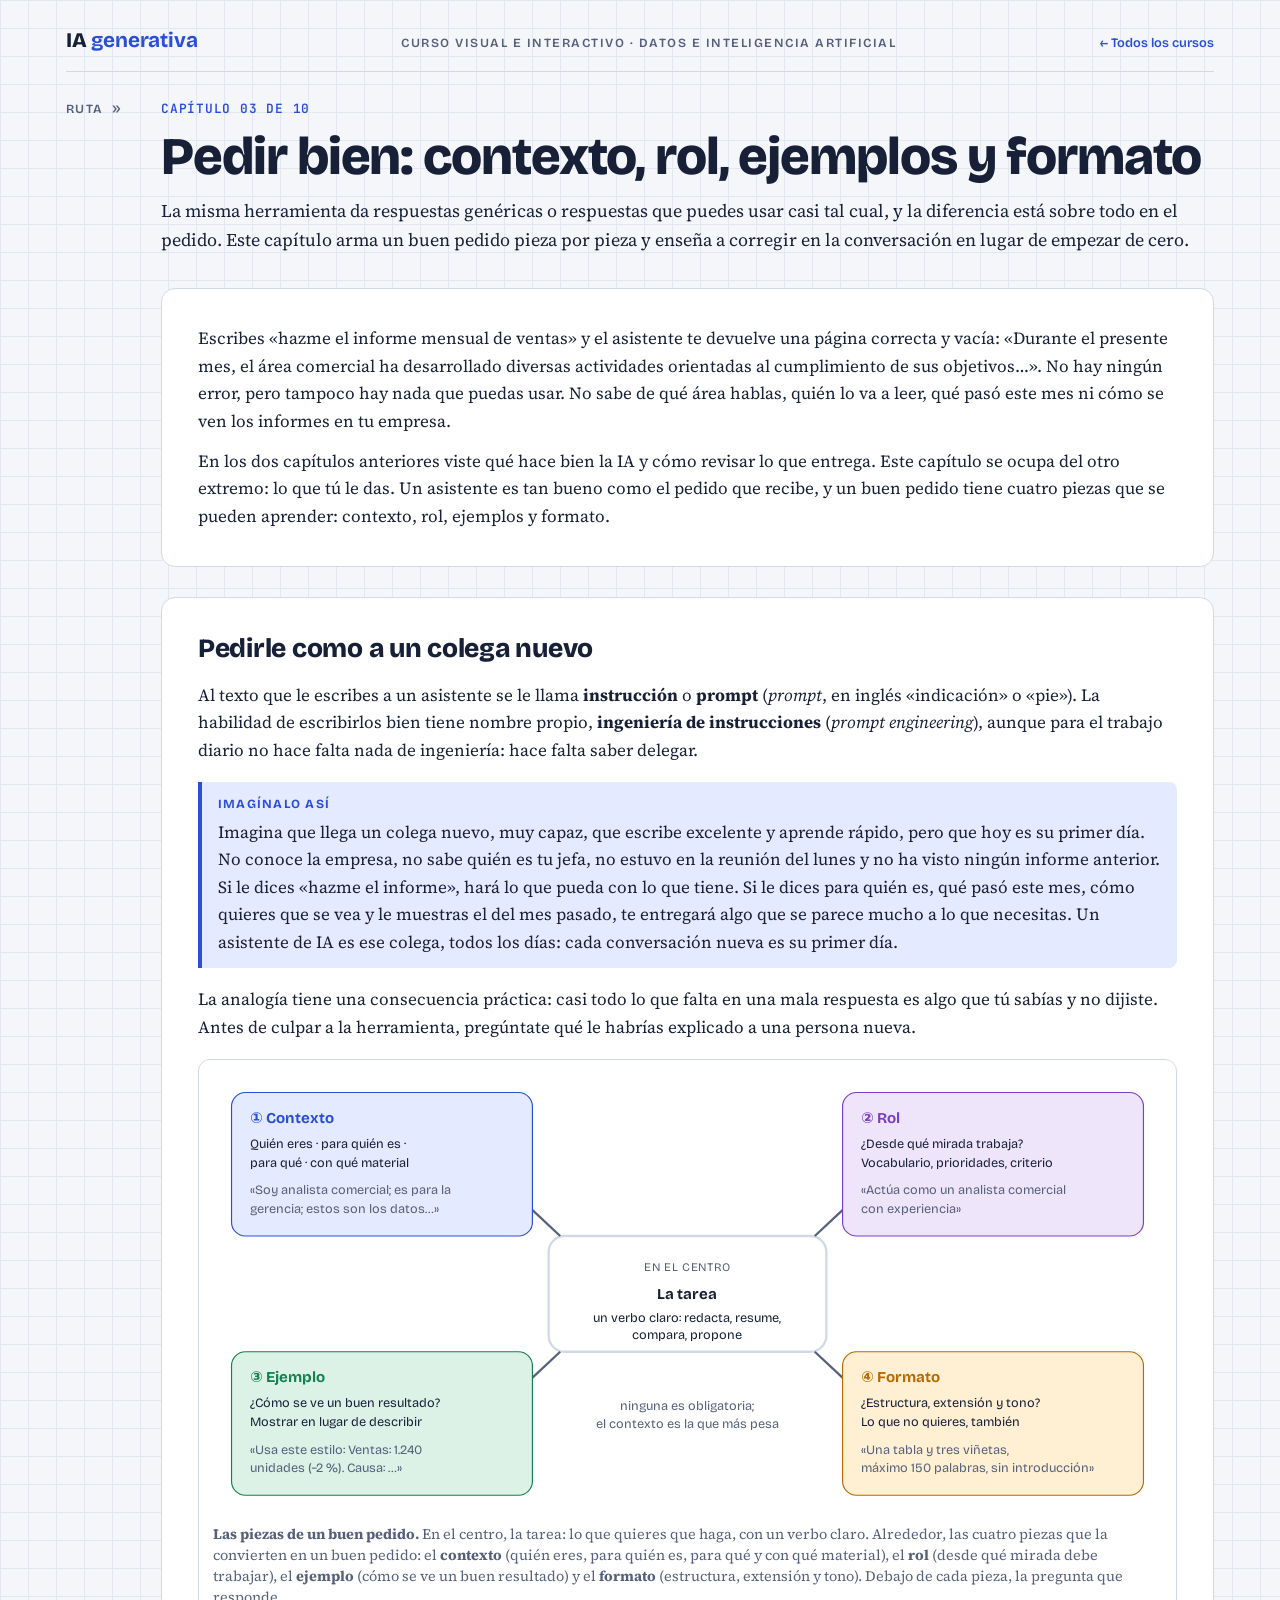
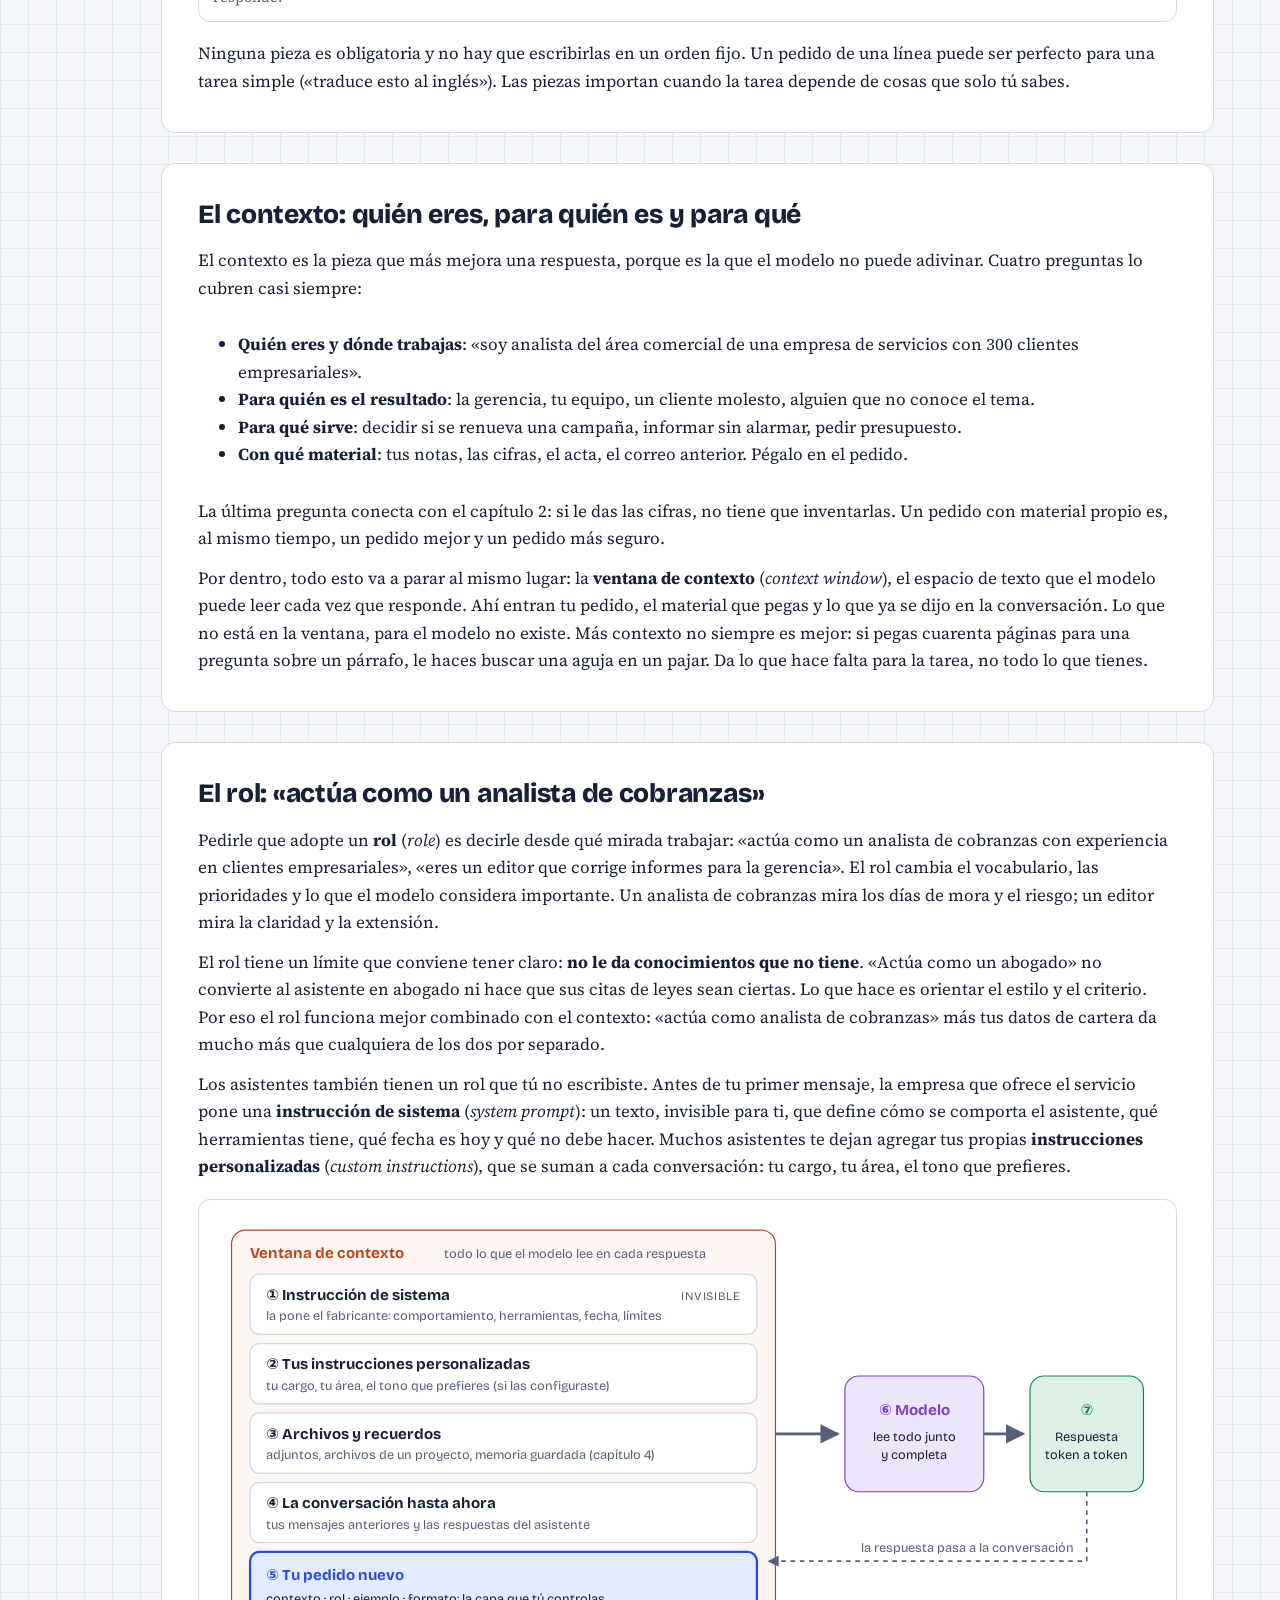
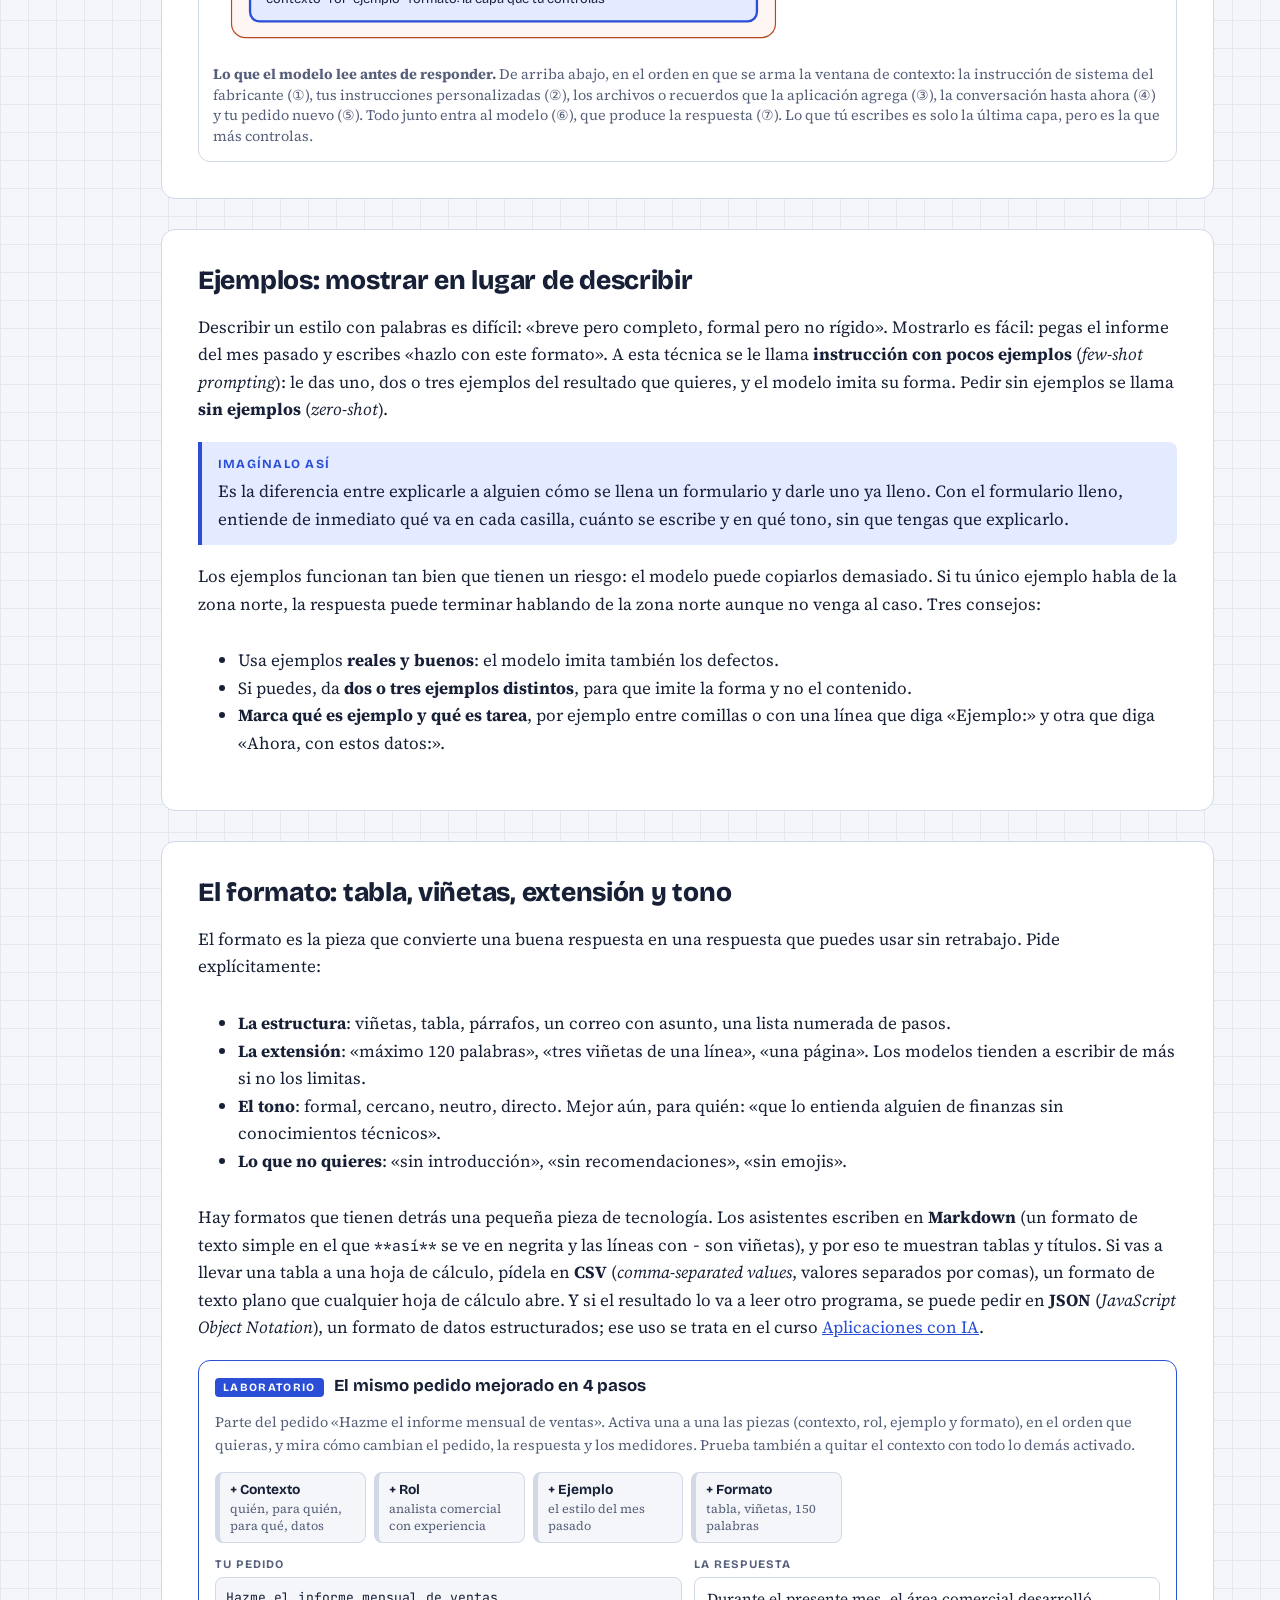
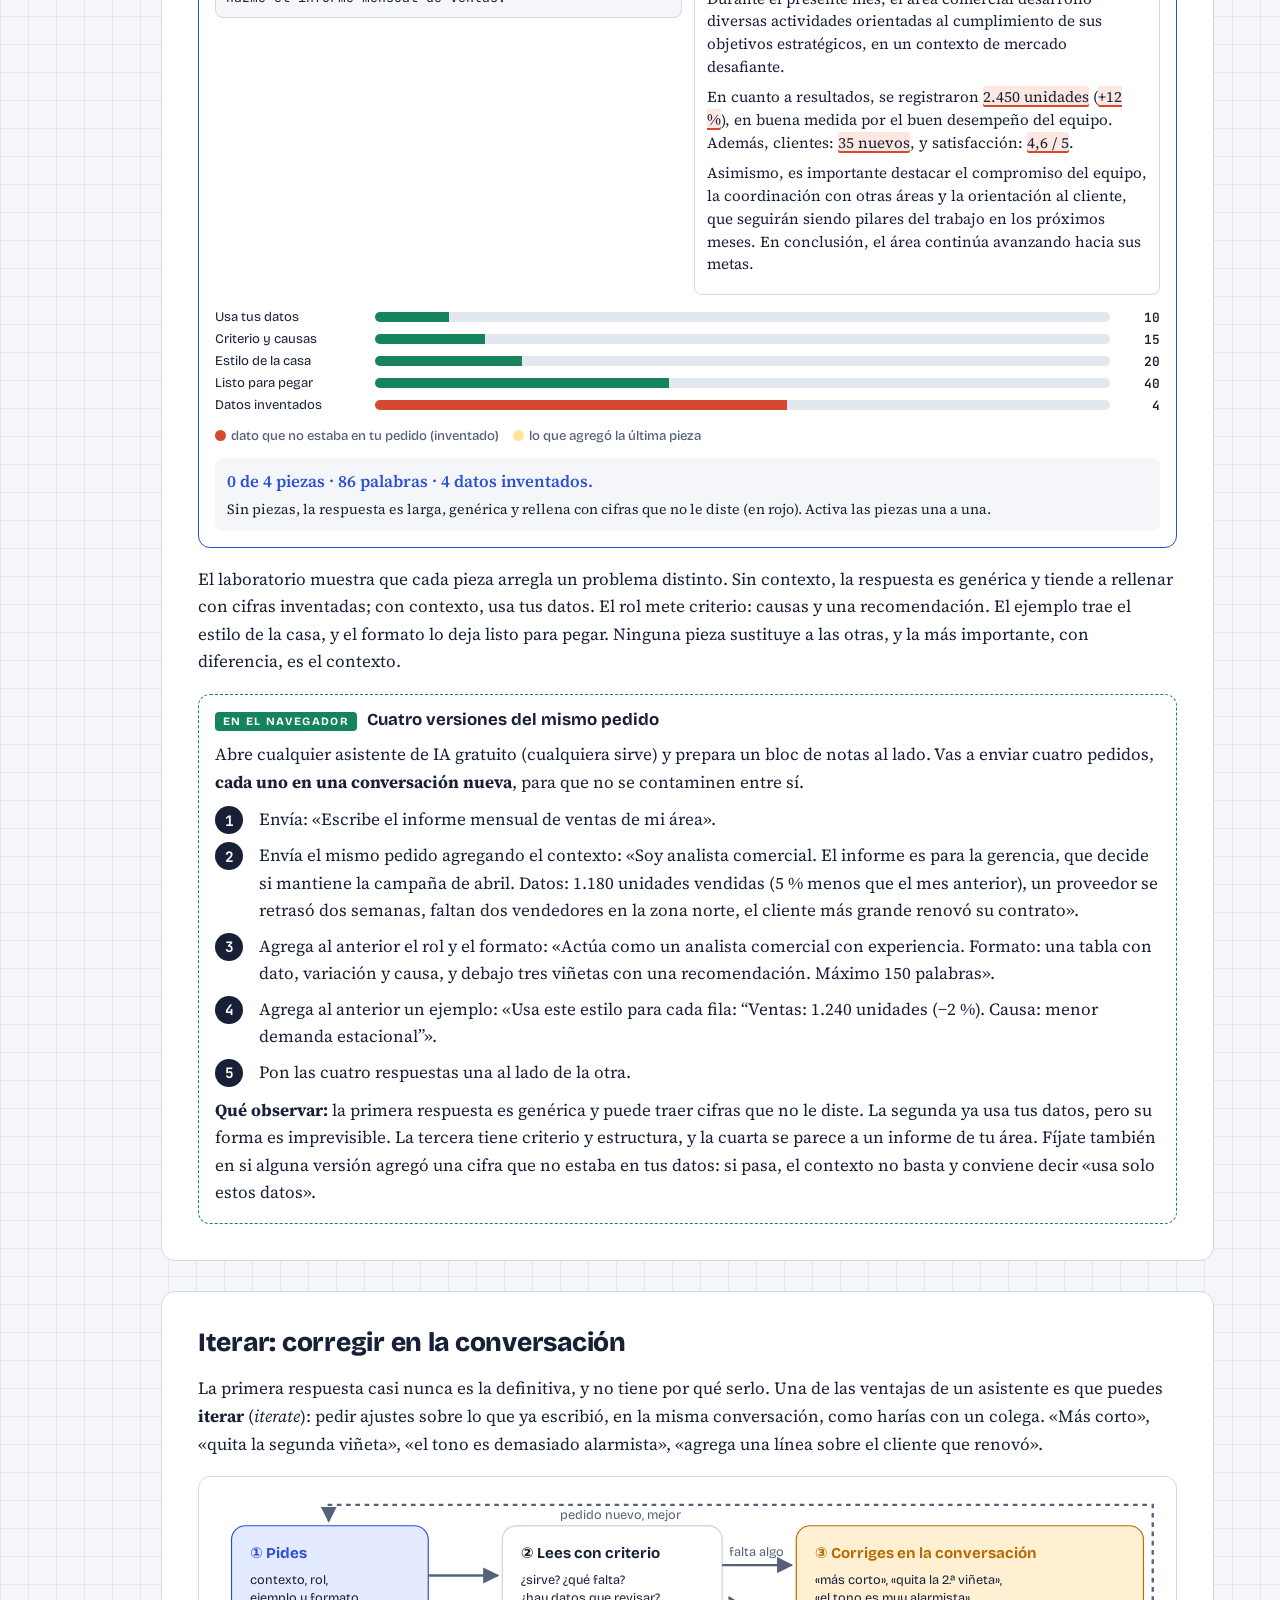
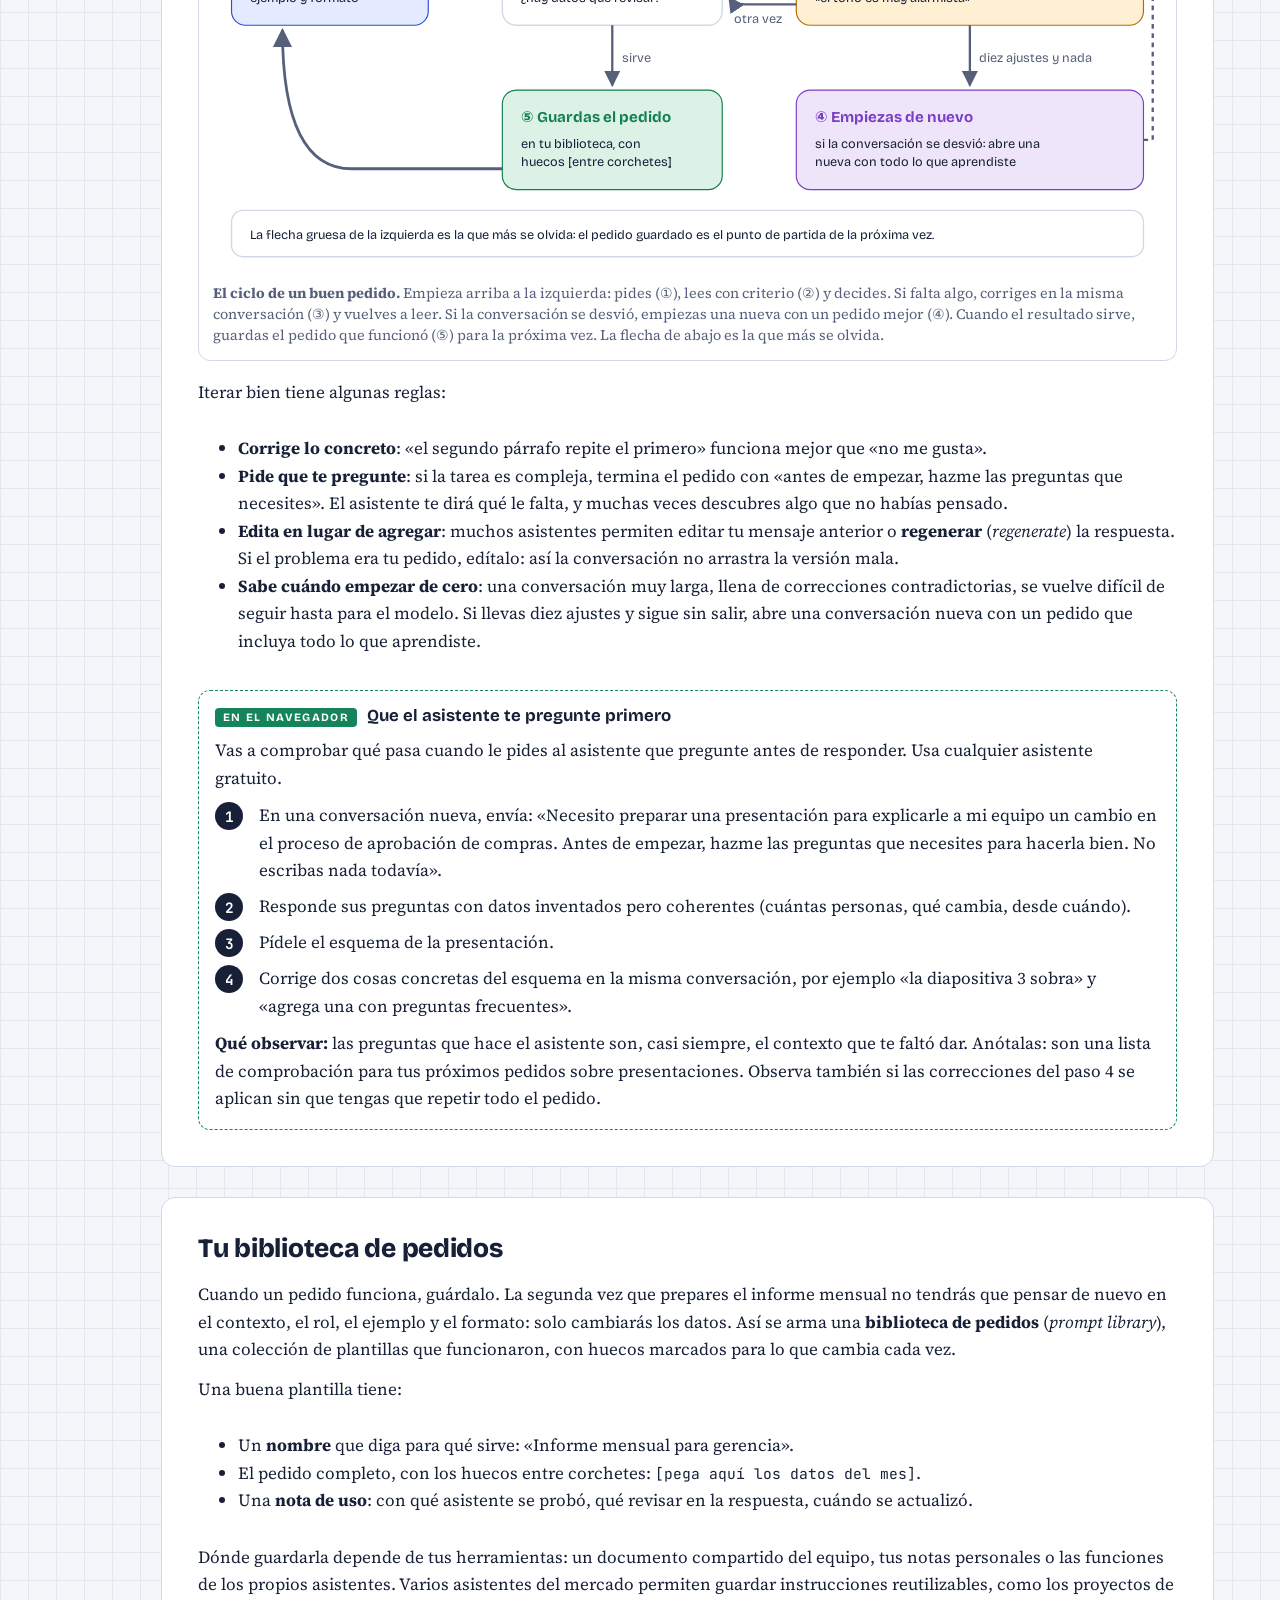
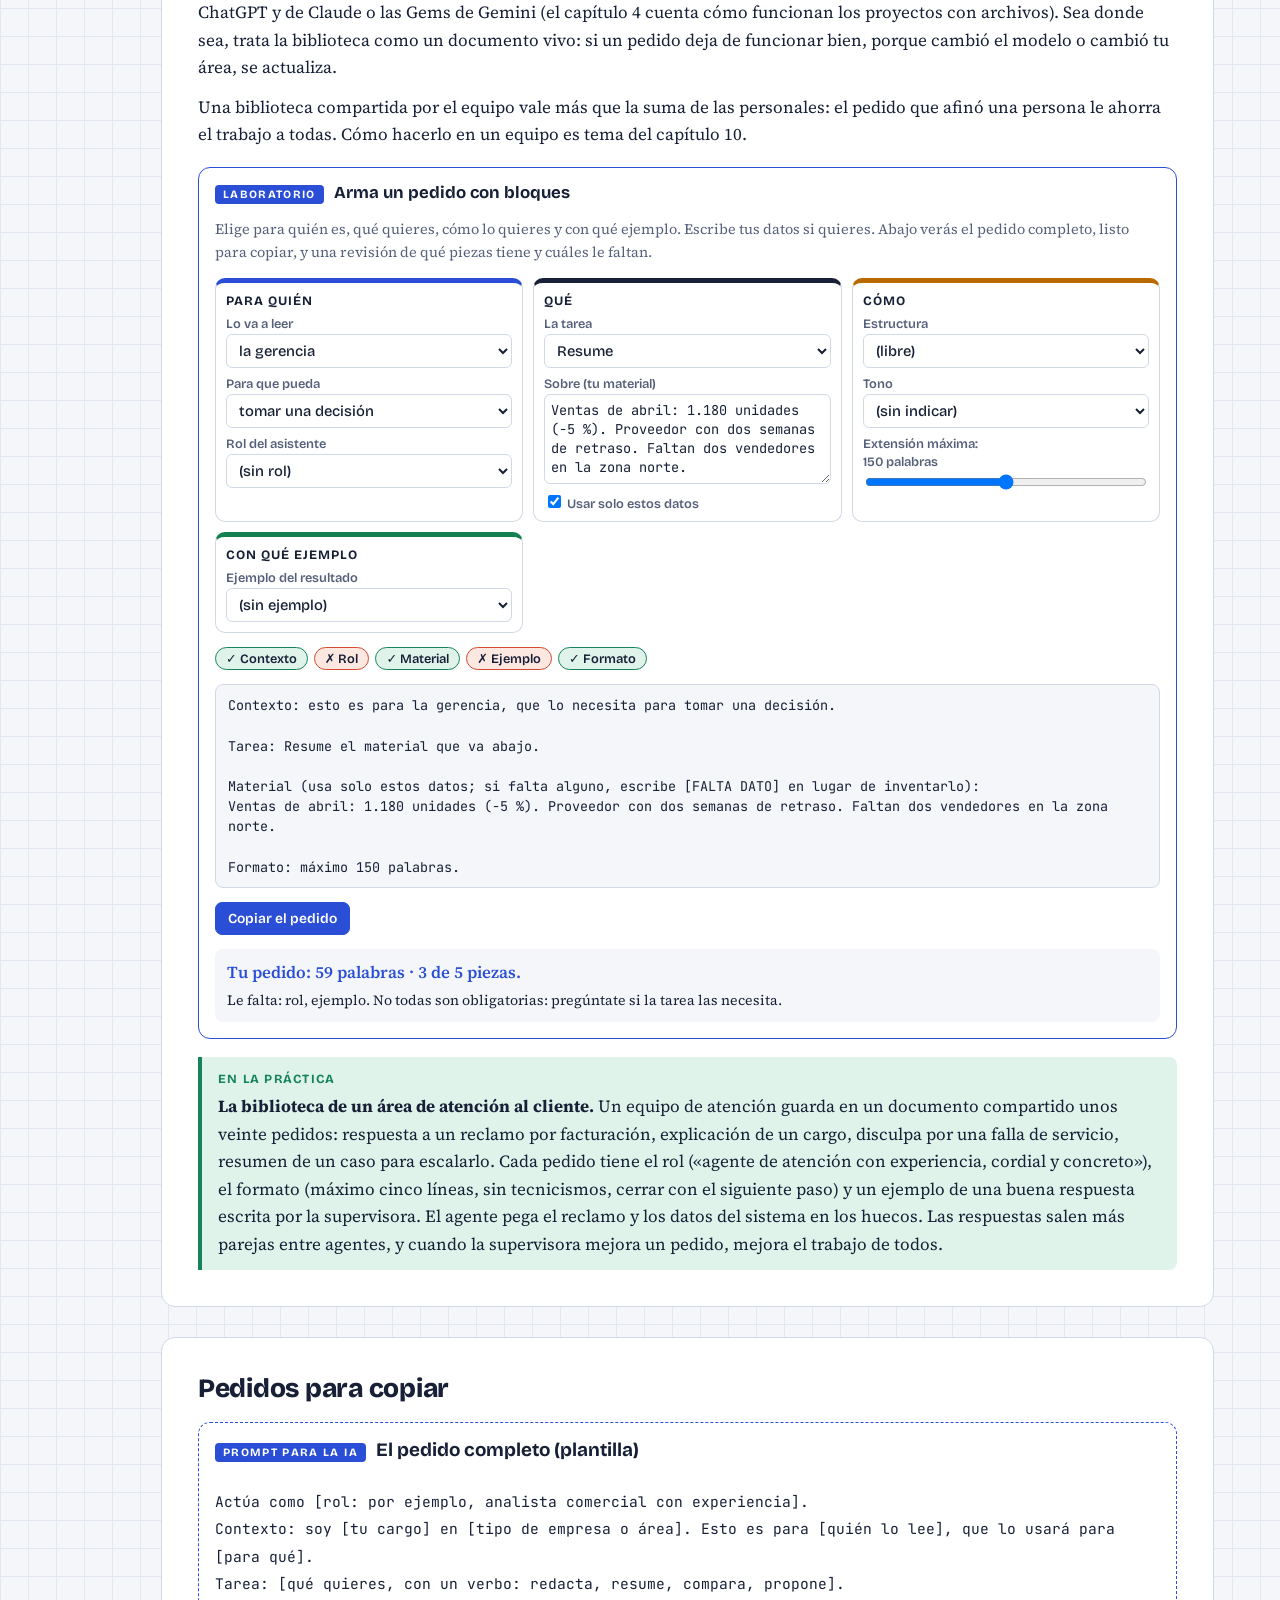
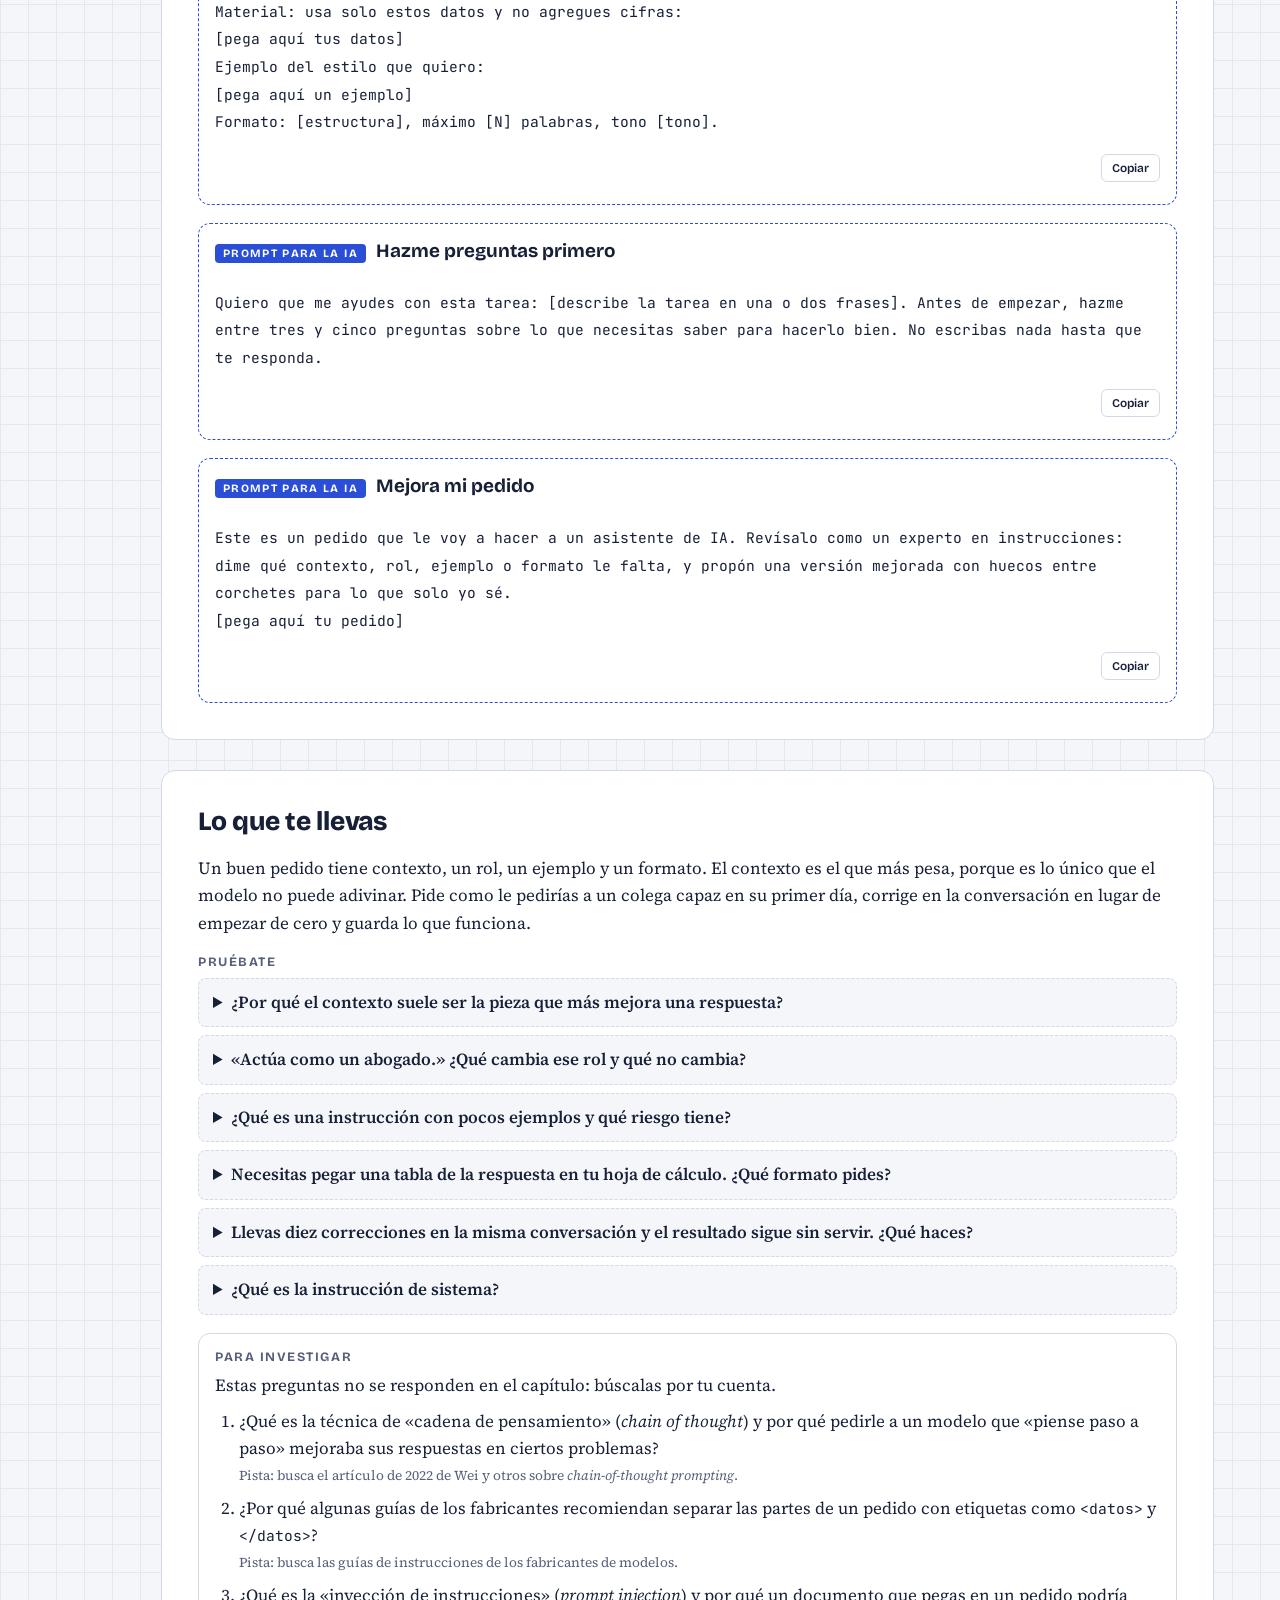
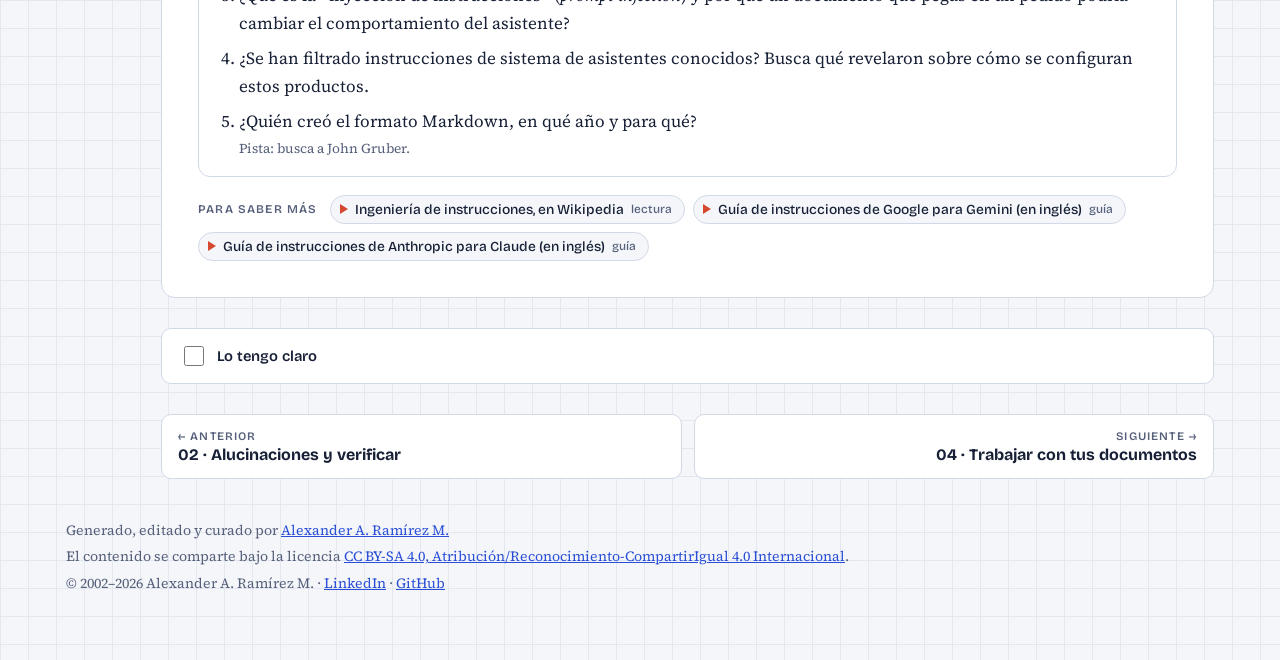
<file: 03-pedir-bien.html>
<!doctype html>
<html lang="es">
<head>
<!-- Google Tag Manager -->
<script>(function(w,d,s,l,i){w[l]=w[l]||[];w[l].push({'gtm.start':
new Date().getTime(),event:'gtm.js'});var f=d.getElementsByTagName(s)[0],
j=d.createElement(s),dl=l!='dataLayer'?'&l='+l:'';j.async=true;j.src=
'https://www.googletagmanager.com/gtm.js?id='+i+dl;f.parentNode.insertBefore(j,f);
})(window,document,'script','dataLayer','GTM-KX76XF8R');</script>
<!-- End Google Tag Manager -->
<meta charset="utf-8">
<meta name="viewport" content="width=device-width, initial-scale=1, viewport-fit=cover">
<title>Pedir bien · IA generativa · IA generativa</title>
<meta name="claude:viewport-fit-sides" content="cover">
<meta name="description" content="Usar la IA generativa en el trabajo, sin tecnicismos: qué puede y qué no, cómo pedir bien, cómo verificar, qué hacer con texto, imágenes y datos, casos por área y cómo llevarla a tu equipo.">
<link rel="preconnect" href="https://fonts.googleapis.com">
<link rel="preconnect" href="https://fonts.gstatic.com" crossorigin>
<link rel="stylesheet" href="https://fonts.googleapis.com/css2?family=Bricolage+Grotesque:opsz,wght@12..96,500;12..96,700;12..96,800&family=JetBrains+Mono:wght@400;600&family=Source+Serif+4:ital,opsz,wght@0,8..60,400;0,8..60,600;1,8..60,400;1,8..60,600&display=swap">
<link rel="stylesheet" href="assets/style.css">
</head>
<body>
<!-- Google Tag Manager (noscript) -->
<noscript><iframe src="https://www.googletagmanager.com/ns.html?id=GTM-KX76XF8R"
height="0" width="0" style="display:none;visibility:hidden"></iframe></noscript>
<!-- End Google Tag Manager (noscript) -->
<div class="wrap" data-page="pedir-bien">
<header class="topbar"><a class="brand" href="index.html">IA <b>generativa</b></a><span class="eyebrow">Curso visual e interactivo · Datos e inteligencia artificial</span><a class="al-sitio" href="https://aaramirez.github.io/">← Todos los cursos</a></header>
<div class="layout">
<nav class="toc" id="toc" aria-label="Ruta de aprendizaje"></nav>
<main>
<header class="page-head"><span class="num">CAPÍTULO 03 DE 10</span><h1>Pedir bien: contexto, rol, ejemplos y formato</h1><p class="lede">La misma herramienta da respuestas genéricas o respuestas que puedes usar casi tal cual, y la diferencia está sobre todo en el pedido. Este capítulo arma un buen pedido pieza por pieza y enseña a corregir en la conversación en lugar de empezar de cero.</p></header>
<section><div class="prose"><p>Escribes «hazme el informe mensual de ventas» y el asistente te devuelve una página correcta y vacía: «Durante el presente mes, el área comercial ha desarrollado diversas actividades orientadas al cumplimiento de sus objetivos…». No hay ningún error, pero tampoco hay nada que puedas usar. No sabe de qué área hablas, quién lo va a leer, qué pasó este mes ni cómo se ven los informes en tu empresa.</p><p>En los dos capítulos anteriores viste qué hace bien la IA y cómo revisar lo que entrega. Este capítulo se ocupa del otro extremo: lo que tú le das. Un asistente es tan bueno como el pedido que recibe, y un buen pedido tiene cuatro piezas que se pueden aprender: contexto, rol, ejemplos y formato.</p></div></section>
<section><h2>Pedirle como a un colega nuevo</h2><div class="prose"><p>Al texto que le escribes a un asistente se le llama <b>instrucción</b> o <b>prompt</b> (<i>prompt</i>, en inglés «indicación» o «pie»). La habilidad de escribirlos bien tiene nombre propio, <b>ingeniería de instrucciones</b> (<i>prompt engineering</i>), aunque para el trabajo diario no hace falta nada de ingeniería: hace falta saber delegar.</p></div><div class="analogia"><b>Imagínalo así</b><p>Imagina que llega un colega nuevo, muy capaz, que escribe excelente y aprende rápido, pero que hoy es su primer día. No conoce la empresa, no sabe quién es tu jefa, no estuvo en la reunión del lunes y no ha visto ningún informe anterior. Si le dices «hazme el informe», hará lo que pueda con lo que tiene. Si le dices para quién es, qué pasó este mes, cómo quieres que se vea y le muestras el del mes pasado, te entregará algo que se parece mucho a lo que necesitas. Un asistente de IA es ese colega, todos los días: cada conversación nueva es su primer día.</p></div><div class="prose"><p>La analogía tiene una consecuencia práctica: casi todo lo que falta en una mala respuesta es algo que tú sabías y no dijiste. Antes de culpar a la herramienta, pregúntate qué le habrías explicado a una persona nueva.</p></div><figure class="fig fig-esquema" id="03-diagrama-1"><div class="lienzo"><svg viewBox="0 0 820 380" style="min-width:660px" role="img" aria-label="Las piezas de un buen pedido: en el centro la tarea; alrededor el contexto, el rol, el ejemplo y el formato, cada uno con la pregunta que responde">
  <rect x="290" y="140" width="240" height="100" rx="14" class="caja" style="stroke-width:2"/>
  <text x="410" y="170" class="t t-xs t-m" text-anchor="middle">EN EL CENTRO</text>
  <text x="410" y="194" class="t t-b" text-anchor="middle">La tarea</text>
  <text x="410" y="214" class="t t-s" text-anchor="middle">un verbo claro: redacta, resume,</text>
  <text x="410" y="229" class="t t-s" text-anchor="middle">compara, propone</text>

  <line x1="268" y1="110" x2="300" y2="140" class="ln" style="stroke-width:2"/>
  <line x1="552" y1="110" x2="520" y2="140" class="ln" style="stroke-width:2"/>
  <line x1="268" y1="270" x2="300" y2="240" class="ln" style="stroke-width:2"/>
  <line x1="552" y1="270" x2="520" y2="240" class="ln" style="stroke-width:2"/>

  <rect x="16" y="16" width="260" height="124" rx="12" class="c-red"/>
  <text x="32" y="42" class="t t-b k-red">① Contexto</text>
  <text x="32" y="64" class="t t-s">Quién eres · para quién es ·</text>
  <text x="32" y="80" class="t t-s">para qué · con qué material</text>
  <text x="32" y="104" class="t t-s t-m">«Soy analista comercial; es para la</text>
  <text x="32" y="120" class="t t-s t-m">gerencia; estos son los datos…»</text>

  <rect x="544" y="16" width="260" height="124" rx="12" class="c-tra"/>
  <text x="560" y="42" class="t t-b k-tra">② Rol</text>
  <text x="560" y="64" class="t t-s">¿Desde qué mirada trabaja?</text>
  <text x="560" y="80" class="t t-s">Vocabulario, prioridades, criterio</text>
  <text x="560" y="104" class="t t-s t-m">«Actúa como un analista comercial</text>
  <text x="560" y="120" class="t t-s t-m">con experiencia»</text>

  <rect x="16" y="240" width="260" height="124" rx="12" class="c-enl"/>
  <text x="32" y="266" class="t t-b k-enl">③ Ejemplo</text>
  <text x="32" y="288" class="t t-s">¿Cómo se ve un buen resultado?</text>
  <text x="32" y="304" class="t t-s">Mostrar en lugar de describir</text>
  <text x="32" y="328" class="t t-s t-m">«Usa este estilo: Ventas: 1.240</text>
  <text x="32" y="344" class="t t-s t-m">unidades (−2 %). Causa: …»</text>

  <rect x="544" y="240" width="260" height="124" rx="12" class="c-fis"/>
  <text x="560" y="266" class="t t-b k-fis">④ Formato</text>
  <text x="560" y="288" class="t t-s">¿Estructura, extensión y tono?</text>
  <text x="560" y="304" class="t t-s">Lo que no quieres, también</text>
  <text x="560" y="328" class="t t-s t-m">«Una tabla y tres viñetas,</text>
  <text x="560" y="344" class="t t-s t-m">máximo 150 palabras, sin introducción»</text>

  <text x="410" y="290" class="t t-s t-m" text-anchor="middle">ninguna es obligatoria;</text>
  <text x="410" y="306" class="t t-s t-m" text-anchor="middle">el contexto es la que más pesa</text>
</svg></div><figcaption><b>Las piezas de un buen pedido.</b> En el centro, la tarea: lo que quieres que haga, con un verbo claro. Alrededor, las cuatro piezas que la convierten en un buen pedido: el <b>contexto</b> (quién eres, para quién es, para qué y con qué material), el <b>rol</b> (desde qué mirada debe trabajar), el <b>ejemplo</b> (cómo se ve un buen resultado) y el <b>formato</b> (estructura, extensión y tono). Debajo de cada pieza, la pregunta que responde.</figcaption></figure><div class="prose"><p>Ninguna pieza es obligatoria y no hay que escribirlas en un orden fijo. Un pedido de una línea puede ser perfecto para una tarea simple («traduce esto al inglés»). Las piezas importan cuando la tarea depende de cosas que solo tú sabes.</p></div></section>
<section><h2>El contexto: quién eres, para quién es y para qué</h2><div class="prose"><p>El contexto es la pieza que más mejora una respuesta, porque es la que el modelo no puede adivinar. Cuatro preguntas lo cubren casi siempre:</p><ul><li><b>Quién eres y dónde trabajas</b>: «soy analista del área comercial de una empresa de servicios con 300 clientes empresariales».</li><li><b>Para quién es el resultado</b>: la gerencia, tu equipo, un cliente molesto, alguien que no conoce el tema.</li><li><b>Para qué sirve</b>: decidir si se renueva una campaña, informar sin alarmar, pedir presupuesto.</li><li><b>Con qué material</b>: tus notas, las cifras, el acta, el correo anterior. Pégalo en el pedido.</li></ul><p>La última pregunta conecta con el capítulo 2: si le das las cifras, no tiene que inventarlas. Un pedido con material propio es, al mismo tiempo, un pedido mejor y un pedido más seguro.</p><p>Por dentro, todo esto va a parar al mismo lugar: la <b>ventana de contexto</b> (<i>context window</i>), el espacio de texto que el modelo puede leer cada vez que responde. Ahí entran tu pedido, el material que pegas y lo que ya se dijo en la conversación. Lo que no está en la ventana, para el modelo no existe. Más contexto no siempre es mejor: si pegas cuarenta páginas para una pregunta sobre un párrafo, le haces buscar una aguja en un pajar. Da lo que hace falta para la tarea, no todo lo que tienes.</p></div></section>
<section><h2>El rol: «actúa como un analista de cobranzas»</h2><div class="prose"><p>Pedirle que adopte un <b>rol</b> (<i>role</i>) es decirle desde qué mirada trabajar: «actúa como un analista de cobranzas con experiencia en clientes empresariales», «eres un editor que corrige informes para la gerencia». El rol cambia el vocabulario, las prioridades y lo que el modelo considera importante. Un analista de cobranzas mira los días de mora y el riesgo; un editor mira la claridad y la extensión.</p><p>El rol tiene un límite que conviene tener claro: <b>no le da conocimientos que no tiene</b>. «Actúa como un abogado» no convierte al asistente en abogado ni hace que sus citas de leyes sean ciertas. Lo que hace es orientar el estilo y el criterio. Por eso el rol funciona mejor combinado con el contexto: «actúa como analista de cobranzas» más tus datos de cartera da mucho más que cualquiera de los dos por separado.</p><p>Los asistentes también tienen un rol que tú no escribiste. Antes de tu primer mensaje, la empresa que ofrece el servicio pone una <b>instrucción de sistema</b> (<i>system prompt</i>): un texto, invisible para ti, que define cómo se comporta el asistente, qué herramientas tiene, qué fecha es hoy y qué no debe hacer. Muchos asistentes te dejan agregar tus propias <b>instrucciones personalizadas</b> (<i>custom instructions</i>), que se suman a cada conversación: tu cargo, tu área, el tono que prefieres.</p></div><figure class="fig fig-flujo" id="03-diagrama-2"><div class="lienzo"><svg viewBox="0 0 820 380" style="min-width:660px" role="img" aria-label="Cómo se arma la ventana de contexto: instrucción de sistema, instrucciones personalizadas, archivos y recuerdos, la conversación y tu pedido entran juntos al modelo, que produce la respuesta">
  <defs>
    <marker id="g3d2-fl" viewBox="0 0 10 10" refX="9" refY="5" markerWidth="7" markerHeight="7" orient="auto-start-reverse"><path d="M0 0 10 5 0 10z" class="fl-muted"/></marker>
  </defs>
  <rect x="16" y="14" width="470" height="352" rx="12" class="d-sis" style="fill-opacity:.35"/>
  <text x="32" y="38" class="t t-b k-sis">Ventana de contexto</text>
  <text x="200" y="38" class="t t-s t-m">todo lo que el modelo lee en cada respuesta</text>

  <rect x="32" y="52" width="438" height="52" rx="8" class="caja"/>
  <text x="46" y="74" class="t t-b">① Instrucción de sistema</text>
  <text x="46" y="92" class="t t-s t-m">la pone el fabricante: comportamiento, herramientas, fecha, límites</text>
  <text x="456" y="74" class="t t-xs t-m" text-anchor="end">INVISIBLE</text>

  <rect x="32" y="112" width="438" height="52" rx="8" class="caja"/>
  <text x="46" y="134" class="t t-b">② Tus instrucciones personalizadas</text>
  <text x="46" y="152" class="t t-s t-m">tu cargo, tu área, el tono que prefieres (si las configuraste)</text>

  <rect x="32" y="172" width="438" height="52" rx="8" class="caja"/>
  <text x="46" y="194" class="t t-b">③ Archivos y recuerdos</text>
  <text x="46" y="212" class="t t-s t-m">adjuntos, archivos de un proyecto, memoria guardada (capítulo 4)</text>

  <rect x="32" y="232" width="438" height="52" rx="8" class="caja"/>
  <text x="46" y="254" class="t t-b">④ La conversación hasta ahora</text>
  <text x="46" y="272" class="t t-s t-m">tus mensajes anteriores y las respuestas del asistente</text>

  <rect x="32" y="292" width="438" height="60" rx="8" class="c-red" style="stroke-width:2"/>
  <text x="46" y="316" class="t t-b k-red">⑤ Tu pedido nuevo</text>
  <text x="46" y="336" class="t t-s">contexto · rol · ejemplo · formato: la capa que tú controlas</text>

  <path d="M486 190 H540" class="ln" style="stroke-width:2.4" marker-end="url(#g3d2-fl)"/>
  <rect x="546" y="140" width="120" height="100" rx="12" class="c-tra"/>
  <text x="606" y="174" class="t t-b k-tra" text-anchor="middle">⑥ Modelo</text>
  <text x="606" y="196" class="t t-s" text-anchor="middle">lee todo junto</text>
  <text x="606" y="212" class="t t-s" text-anchor="middle">y completa</text>
  <path d="M666 190 H700" class="ln" style="stroke-width:2.4" marker-end="url(#g3d2-fl)"/>
  <rect x="706" y="140" width="98" height="100" rx="12" class="c-enl"/>
  <text x="755" y="174" class="t t-b k-enl" text-anchor="middle">⑦</text>
  <text x="755" y="196" class="t t-s" text-anchor="middle">Respuesta</text>
  <text x="755" y="212" class="t t-s" text-anchor="middle">token a token</text>
  <path d="M755 240 V300 H480" class="ln ln-d" style="stroke-width:1.4" marker-end="url(#g3d2-fl)"/>
  <text x="560" y="292" class="t t-s t-m">la respuesta pasa a la conversación</text>
</svg></div><figcaption><b>Lo que el modelo lee antes de responder.</b> De arriba abajo, en el orden en que se arma la ventana de contexto: la instrucción de sistema del fabricante (①), tus instrucciones personalizadas (②), los archivos o recuerdos que la aplicación agrega (③), la conversación hasta ahora (④) y tu pedido nuevo (⑤). Todo junto entra al modelo (⑥), que produce la respuesta (⑦). Lo que tú escribes es solo la última capa, pero es la que más controlas.</figcaption></figure></section>
<section><h2>Ejemplos: mostrar en lugar de describir</h2><div class="prose"><p>Describir un estilo con palabras es difícil: «breve pero completo, formal pero no rígido». Mostrarlo es fácil: pegas el informe del mes pasado y escribes «hazlo con este formato». A esta técnica se le llama <b>instrucción con pocos ejemplos</b> (<i>few-shot prompting</i>): le das uno, dos o tres ejemplos del resultado que quieres, y el modelo imita su forma. Pedir sin ejemplos se llama <b>sin ejemplos</b> (<i>zero-shot</i>).</p></div><div class="analogia"><b>Imagínalo así</b><p>Es la diferencia entre explicarle a alguien cómo se llena un formulario y darle uno ya lleno. Con el formulario lleno, entiende de inmediato qué va en cada casilla, cuánto se escribe y en qué tono, sin que tengas que explicarlo.</p></div><div class="prose"><p>Los ejemplos funcionan tan bien que tienen un riesgo: el modelo puede copiarlos demasiado. Si tu único ejemplo habla de la zona norte, la respuesta puede terminar hablando de la zona norte aunque no venga al caso. Tres consejos:</p><ul><li>Usa ejemplos <b>reales y buenos</b>: el modelo imita también los defectos.</li><li>Si puedes, da <b>dos o tres ejemplos distintos</b>, para que imite la forma y no el contenido.</li><li><b>Marca qué es ejemplo y qué es tarea</b>, por ejemplo entre comillas o con una línea que diga «Ejemplo:» y otra que diga «Ahora, con estos datos:».</li></ul></div></section>
<section><h2>El formato: tabla, viñetas, extensión y tono</h2><div class="prose"><p>El formato es la pieza que convierte una buena respuesta en una respuesta que puedes usar sin retrabajo. Pide explícitamente:</p><ul><li><b>La estructura</b>: viñetas, tabla, párrafos, un correo con asunto, una lista numerada de pasos.</li><li><b>La extensión</b>: «máximo 120 palabras», «tres viñetas de una línea», «una página». Los modelos tienden a escribir de más si no los limitas.</li><li><b>El tono</b>: formal, cercano, neutro, directo. Mejor aún, para quién: «que lo entienda alguien de finanzas sin conocimientos técnicos».</li><li><b>Lo que no quieres</b>: «sin introducción», «sin recomendaciones», «sin emojis».</li></ul><p>Hay formatos que tienen detrás una pequeña pieza de tecnología. Los asistentes escriben en <b>Markdown</b> (un formato de texto simple en el que <code>**así**</code> se ve en negrita y las líneas con <code>-</code> son viñetas), y por eso te muestran tablas y títulos. Si vas a llevar una tabla a una hoja de cálculo, pídela en <b>CSV</b> (<i>comma-separated values</i>, valores separados por comas), un formato de texto plano que cualquier hoja de cálculo abre. Y si el resultado lo va a leer otro programa, se puede pedir en <b>JSON</b> (<i>JavaScript Object Notation</i>), un formato de datos estructurados; ese uso se trata en el curso <a href="https://aaramirez.github.io/aplicaciones-con-ia/temario.html" target="_blank" rel="noopener">Aplicaciones con IA</a>.</p></div><div class="lab" id="03-lab-1"><div class="lab-title"><span class="tag">Laboratorio</span><h3>El mismo pedido mejorado en 4 pasos</h3></div><p class="hint">Parte del pedido «Hazme el informe mensual de ventas». Activa una a una las piezas (contexto, rol, ejemplo y formato), en el orden que quieras, y mira cómo cambian el pedido, la respuesta y los medidores. Prueba también a quitar el contexto con todo lo demás activado.</p><style>
[id="03-lab-1"] .c3l1-piezas{display:grid;grid-template-columns:repeat(auto-fill,minmax(min(100%,150px),1fr));gap:8px}
[id="03-lab-1"] .c3l1-piezas button{display:grid;gap:2px;text-align:left;padding:8px 10px;border-radius:8px;border-left:5px solid var(--line)}
[id="03-lab-1"] .c3l1-piezas button small{font:400 .78rem var(--f-body);color:var(--muted)}
[id="03-lab-1"] .c3l1-piezas button[aria-pressed="true"]{border-left-color:var(--accent)}
[id="03-lab-1"] .c3l1-cols{display:grid;grid-template-columns:repeat(auto-fit,minmax(min(100%,300px),1fr));gap:12px}
[id="03-lab-1"] .c3l1-caja{display:grid;gap:6px;align-content:start;min-width:0}
[id="03-lab-1"] .c3l1-caja>span{font:700 .72rem var(--f-display);letter-spacing:.1em;text-transform:uppercase;color:var(--muted)}
[id="03-lab-1"] .c3l1-pedido{white-space:pre-wrap;font:.82rem/1.5 var(--f-mono);background:var(--paper);border:1px solid var(--line);border-radius:8px;padding:10px;margin:0;overflow-wrap:anywhere}
[id="03-lab-1"] .c3l1-pedido mark{background:var(--mark);color:inherit;border-radius:3px}
[id="03-lab-1"] .c3l1-resp{background:var(--card);border:1px solid var(--line);border-radius:8px;padding:10px 12px;font:.95rem/1.5 var(--f-body);min-width:0}
[id="03-lab-1"] .c3l1-resp p{margin:0 0 .5em}
[id="03-lab-1"] .c3l1-resp ul{margin:0 0 .5em;padding-left:1.2em}
[id="03-lab-1"] .c3l1-resp table{border-collapse:collapse;font-size:.85rem;margin:0 0 .5em;width:100%}
[id="03-lab-1"] .c3l1-resp td,[id="03-lab-1"] .c3l1-resp th{border:1px solid var(--line);padding:3px 6px;text-align:left}
[id="03-lab-1"] .c3l1-resp .inv{background:var(--warm-soft);box-shadow:inset 0 -2px 0 var(--warm);border-radius:2px}
[id="03-lab-1"] .c3l1-med{display:grid;grid-template-columns:minmax(0,9.5rem) minmax(0,1fr) 2.6rem;gap:5px 8px;align-items:center;font:.82rem var(--f-display)}
[id="03-lab-1"] .c3l1-med .b{height:10px;border-radius:5px;background:var(--grid);overflow:hidden}
[id="03-lab-1"] .c3l1-med .b i{display:block;height:100%;background:var(--good);transition:width .25s}
[id="03-lab-1"] .c3l1-med .b i.mal{background:var(--warm)}
[id="03-lab-1"] .c3l1-med b{font:600 .8rem var(--f-mono);text-align:right}
@media (prefers-reduced-motion: reduce){[id="03-lab-1"] .c3l1-med .b i{transition:none}}
</style>
<div class="c3l1-piezas" role="group" aria-label="Piezas del pedido">
  <button type="button" data-p="ctx" aria-pressed="false"><b>+ Contexto</b><small>quién, para quién, para qué, datos</small></button>
  <button type="button" data-p="rol" aria-pressed="false"><b>+ Rol</b><small>analista comercial con experiencia</small></button>
  <button type="button" data-p="ej" aria-pressed="false"><b>+ Ejemplo</b><small>el estilo del mes pasado</small></button>
  <button type="button" data-p="fmt" aria-pressed="false"><b>+ Formato</b><small>tabla, viñetas, 150 palabras</small></button>
</div>
<div class="c3l1-cols">
  <div class="c3l1-caja"><span>Tu pedido</span><pre class="c3l1-pedido" id="c3l1-ped"></pre></div>
  <div class="c3l1-caja"><span>La respuesta</span><div class="c3l1-resp" id="c3l1-resp" aria-live="polite"></div></div>
</div>
<div class="c3l1-med" id="c3l1-med" aria-hidden="true"></div>
<div class="legend"><span><i style="background:var(--warm)"></i>dato que no estaba en tu pedido (inventado)</span><span><i style="background:var(--mark)"></i>lo que agregó la última pieza</span></div>
<div class="readout texto" id="c3l1-out" aria-live="polite"></div></div><div class="prose"><p>El laboratorio muestra que cada pieza arregla un problema distinto. Sin contexto, la respuesta es genérica y tiende a rellenar con cifras inventadas; con contexto, usa tus datos. El rol mete criterio: causas y una recomendación. El ejemplo trae el estilo de la casa, y el formato lo deja listo para pegar. Ninguna pieza sustituye a las otras, y la más importante, con diferencia, es el contexto.</p></div><div class="practica"><div class="practica-title"><span class="tag">En el navegador</span><h3>Cuatro versiones del mismo pedido</h3></div><p>Abre cualquier asistente de IA gratuito (cualquiera sirve) y prepara un bloc de notas al lado. Vas a enviar cuatro pedidos, <b>cada uno en una conversación nueva</b>, para que no se contaminen entre sí.</p><ol class="steps"><li><span>Envía: «Escribe el informe mensual de ventas de mi área».</span></li><li><span>Envía el mismo pedido agregando el contexto: «Soy analista comercial. El informe es para la gerencia, que decide si mantiene la campaña de abril. Datos: 1.180 unidades vendidas (5 % menos que el mes anterior), un proveedor se retrasó dos semanas, faltan dos vendedores en la zona norte, el cliente más grande renovó su contrato».</span></li><li><span>Agrega al anterior el rol y el formato: «Actúa como un analista comercial con experiencia. Formato: una tabla con dato, variación y causa, y debajo tres viñetas con una recomendación. Máximo 150 palabras».</span></li><li><span>Agrega al anterior un ejemplo: «Usa este estilo para cada fila: “Ventas: 1.240 unidades (−2 %). Causa: menor demanda estacional”».</span></li><li><span>Pon las cuatro respuestas una al lado de la otra.</span></li></ol><p><b>Qué observar:</b> la primera respuesta es genérica y puede traer cifras que no le diste. La segunda ya usa tus datos, pero su forma es imprevisible. La tercera tiene criterio y estructura, y la cuarta se parece a un informe de tu área. Fíjate también en si alguna versión agregó una cifra que no estaba en tus datos: si pasa, el contexto no basta y conviene decir «usa solo estos datos».</p></div></section>
<section><h2>Iterar: corregir en la conversación</h2><div class="prose"><p>La primera respuesta casi nunca es la definitiva, y no tiene por qué serlo. Una de las ventajas de un asistente es que puedes <b>iterar</b> (<i>iterate</i>): pedir ajustes sobre lo que ya escribió, en la misma conversación, como harías con un colega. «Más corto», «quita la segunda viñeta», «el tono es demasiado alarmista», «agrega una línea sobre el cliente que renovó».</p></div><figure class="fig fig-esquema" id="03-diagrama-3"><div class="lienzo"><svg viewBox="0 0 820 330" style="min-width:660px" role="img" aria-label="Ciclo de un buen pedido: pedir, leer con criterio, corregir en la conversación o empezar de nuevo, y guardar el pedido que funcionó">
  <defs>
    <marker id="g3d3-fl" viewBox="0 0 10 10" refX="9" refY="5" markerWidth="7" markerHeight="7" orient="auto-start-reverse"><path d="M0 0 10 5 0 10z" class="fl-muted"/></marker>
  </defs>
  <rect x="16" y="30" width="170" height="86" rx="12" class="c-red"/>
  <text x="32" y="58" class="t t-b k-red">① Pides</text>
  <text x="32" y="80" class="t t-s">contexto, rol,</text>
  <text x="32" y="96" class="t t-s">ejemplo y formato</text>

  <rect x="250" y="30" width="190" height="86" rx="12" class="caja"/>
  <text x="266" y="58" class="t t-b">② Lees con criterio</text>
  <text x="266" y="80" class="t t-s">¿sirve? ¿qué falta?</text>
  <text x="266" y="96" class="t t-s">¿hay datos que revisar?</text>

  <rect x="504" y="30" width="300" height="86" rx="12" class="c-fis"/>
  <text x="520" y="58" class="t t-b k-fis">③ Corriges en la conversación</text>
  <text x="520" y="80" class="t t-s">«más corto», «quita la 2.ª viñeta»,</text>
  <text x="520" y="96" class="t t-s">«el tono es muy alarmista»</text>

  <rect x="504" y="172" width="300" height="86" rx="12" class="c-tra"/>
  <text x="520" y="200" class="t t-b k-tra">④ Empiezas de nuevo</text>
  <text x="520" y="222" class="t t-s">si la conversación se desvió: abre una</text>
  <text x="520" y="238" class="t t-s">nueva con todo lo que aprendiste</text>

  <rect x="250" y="172" width="190" height="86" rx="12" class="c-enl"/>
  <text x="266" y="200" class="t t-b k-enl">⑤ Guardas el pedido</text>
  <text x="266" y="222" class="t t-s">en tu biblioteca, con</text>
  <text x="266" y="238" class="t t-s">huecos [entre corchetes]</text>

  <path d="M186 73 H246" class="ln" style="stroke-width:2" marker-end="url(#g3d3-fl)"/>
  <path d="M440 64 H500" class="ln" style="stroke-width:2" marker-end="url(#g3d3-fl)"/>
  <text x="446" y="56" class="t t-s t-m">falta algo</text>
  <path d="M504 98 H460 Q450 98 446 92" class="ln" style="stroke-width:2" marker-end="url(#g3d3-fl)"/>
  <text x="450" y="114" class="t t-s t-m">otra vez</text>
  <path d="M654 116 V168" class="ln" style="stroke-width:2" marker-end="url(#g3d3-fl)"/>
  <text x="662" y="148" class="t t-s t-m">diez ajustes y nada</text>
  <path d="M804 215 H812 V12 H100 V26" class="ln ln-d" style="stroke-width:2" marker-end="url(#g3d3-fl)"/>
  <text x="300" y="24" class="t t-s t-m">pedido nuevo, mejor</text>
  <path d="M345 116 V168" class="ln" style="stroke-width:2" marker-end="url(#g3d3-fl)"/>
  <text x="353" y="148" class="t t-s t-m">sirve</text>
  <path d="M250 240 H120 Q60 240 60 120" class="ln" style="stroke-width:2.4" marker-end="url(#g3d3-fl)"/>
  <rect x="16" y="276" width="788" height="40" rx="10" class="caja"/>
  <text x="32" y="301" class="t t-s">La flecha gruesa de la izquierda es la que más se olvida: el pedido guardado es el punto de partida de la próxima vez.</text>
</svg></div><figcaption><b>El ciclo de un buen pedido.</b> Empieza arriba a la izquierda: pides (①), lees con criterio (②) y decides. Si falta algo, corriges en la misma conversación (③) y vuelves a leer. Si la conversación se desvió, empiezas una nueva con un pedido mejor (④). Cuando el resultado sirve, guardas el pedido que funcionó (⑤) para la próxima vez. La flecha de abajo es la que más se olvida.</figcaption></figure><div class="prose"><p>Iterar bien tiene algunas reglas:</p><ul><li><b>Corrige lo concreto</b>: «el segundo párrafo repite el primero» funciona mejor que «no me gusta».</li><li><b>Pide que te pregunte</b>: si la tarea es compleja, termina el pedido con «antes de empezar, hazme las preguntas que necesites». El asistente te dirá qué le falta, y muchas veces descubres algo que no habías pensado.</li><li><b>Edita en lugar de agregar</b>: muchos asistentes permiten editar tu mensaje anterior o <b>regenerar</b> (<i>regenerate</i>) la respuesta. Si el problema era tu pedido, edítalo: así la conversación no arrastra la versión mala.</li><li><b>Sabe cuándo empezar de cero</b>: una conversación muy larga, llena de correcciones contradictorias, se vuelve difícil de seguir hasta para el modelo. Si llevas diez ajustes y sigue sin salir, abre una conversación nueva con un pedido que incluya todo lo que aprendiste.</li></ul></div><div class="practica"><div class="practica-title"><span class="tag">En el navegador</span><h3>Que el asistente te pregunte primero</h3></div><p>Vas a comprobar qué pasa cuando le pides al asistente que pregunte antes de responder. Usa cualquier asistente gratuito.</p><ol class="steps"><li><span>En una conversación nueva, envía: «Necesito preparar una presentación para explicarle a mi equipo un cambio en el proceso de aprobación de compras. Antes de empezar, hazme las preguntas que necesites para hacerla bien. No escribas nada todavía».</span></li><li><span>Responde sus preguntas con datos inventados pero coherentes (cuántas personas, qué cambia, desde cuándo).</span></li><li><span>Pídele el esquema de la presentación.</span></li><li><span>Corrige dos cosas concretas del esquema en la misma conversación, por ejemplo «la diapositiva 3 sobra» y «agrega una con preguntas frecuentes».</span></li></ol><p><b>Qué observar:</b> las preguntas que hace el asistente son, casi siempre, el contexto que te faltó dar. Anótalas: son una lista de comprobación para tus próximos pedidos sobre presentaciones. Observa también si las correcciones del paso 4 se aplican sin que tengas que repetir todo el pedido.</p></div></section>
<section><h2>Tu biblioteca de pedidos</h2><div class="prose"><p>Cuando un pedido funciona, guárdalo. La segunda vez que prepares el informe mensual no tendrás que pensar de nuevo en el contexto, el rol, el ejemplo y el formato: solo cambiarás los datos. Así se arma una <b>biblioteca de pedidos</b> (<i>prompt library</i>), una colección de plantillas que funcionaron, con huecos marcados para lo que cambia cada vez.</p><p>Una buena plantilla tiene:</p><ul><li>Un <b>nombre</b> que diga para qué sirve: «Informe mensual para gerencia».</li><li>El pedido completo, con los huecos entre corchetes: <code>[pega aquí los datos del mes]</code>.</li><li>Una <b>nota de uso</b>: con qué asistente se probó, qué revisar en la respuesta, cuándo se actualizó.</li></ul><p>Dónde guardarla depende de tus herramientas: un documento compartido del equipo, tus notas personales o las funciones de los propios asistentes. Varios asistentes del mercado permiten guardar instrucciones reutilizables, como los proyectos de ChatGPT y de Claude o las Gems de Gemini (el capítulo 4 cuenta cómo funcionan los proyectos con archivos). Sea donde sea, trata la biblioteca como un documento vivo: si un pedido deja de funcionar bien, porque cambió el modelo o cambió tu área, se actualiza.</p><p>Una biblioteca compartida por el equipo vale más que la suma de las personales: el pedido que afinó una persona le ahorra el trabajo a todas. Cómo hacerlo en un equipo es tema del capítulo 10.</p></div><div class="lab" id="03-lab-2"><div class="lab-title"><span class="tag">Laboratorio</span><h3>Arma un pedido con bloques</h3></div><p class="hint">Elige para quién es, qué quieres, cómo lo quieres y con qué ejemplo. Escribe tus datos si quieres. Abajo verás el pedido completo, listo para copiar, y una revisión de qué piezas tiene y cuáles le faltan.</p><style>
[id="03-lab-2"] .c3l2-bloques{display:grid;grid-template-columns:repeat(auto-fill,minmax(min(100%,230px),1fr));gap:10px}
[id="03-lab-2"] .c3l2-b{border:1px solid var(--line);border-top:5px solid var(--line);border-radius:10px;padding:10px;display:grid;gap:8px;align-content:start;background:var(--card);min-width:0}
[id="03-lab-2"] .c3l2-b.ctx{border-top-color:var(--c-red)}
[id="03-lab-2"] .c3l2-b.que{border-top-color:var(--ink)}
[id="03-lab-2"] .c3l2-b.como{border-top-color:var(--c-fis)}
[id="03-lab-2"] .c3l2-b.ej{border-top-color:var(--c-enl)}
[id="03-lab-2"] .c3l2-b h4{margin:0;font:700 .8rem var(--f-display);letter-spacing:.08em;text-transform:uppercase}
[id="03-lab-2"] .c3l2-b label{display:grid;gap:3px;font:600 .8rem var(--f-display);color:var(--muted)}
[id="03-lab-2"] textarea{font:.85rem/1.4 var(--f-mono);border:1px solid var(--line);border-radius:6px;background:var(--card);color:var(--ink);padding:6px;width:100%;box-sizing:border-box;resize:vertical}
[id="03-lab-2"] .c3l2-final{white-space:pre-wrap;font:.84rem/1.5 var(--f-mono);background:var(--paper);border:1px solid var(--line);border-radius:8px;padding:10px 12px;margin:0;overflow-wrap:anywhere}
[id="03-lab-2"] .c3l2-check{display:flex;flex-wrap:wrap;gap:6px}
[id="03-lab-2"] .c3l2-check span{font:600 .8rem var(--f-display);border-radius:20px;padding:3px 10px;border:1px solid var(--line)}
[id="03-lab-2"] .c3l2-check .si{background:var(--good-soft);border-color:var(--good)}
[id="03-lab-2"] .c3l2-check .no{background:var(--warm-soft);border-color:var(--warm)}
</style>
<div class="c3l2-bloques">
  <div class="c3l2-b ctx"><h4>Para quién</h4>
    <label>Lo va a leer
      <select id="c3l2-lector"><option value="ger">la gerencia</option><option value="eq">mi equipo</option><option value="cli">un cliente molesto</option><option value="nuevo">alguien nuevo en el área</option></select></label>
    <label>Para que pueda
      <select id="c3l2-para"><option value="dec">tomar una decisión</option><option value="inf">estar informado</option><option value="act">actuar sobre un problema</option></select></label>
    <label>Rol del asistente
      <select id="c3l2-rol"><option value="">(sin rol)</option><option value="analista comercial con experiencia">analista comercial</option><option value="analista de cobranzas con experiencia en clientes empresariales">analista de cobranzas</option><option value="agente de atención al cliente, cordial y concreto">agente de atención</option><option value="editor que corrige textos para la gerencia">editor</option></select></label>
  </div>
  <div class="c3l2-b que"><h4>Qué</h4>
    <label>La tarea
      <select id="c3l2-tarea"><option value="res">Resume</option><option value="red">Redacta un correo sobre</option><option value="ide">Propón cinco ideas para</option><option value="com">Compara las opciones de</option></select></label>
    <label>Sobre (tu material)
      <textarea id="c3l2-mat" rows="4" placeholder="Pega aquí tus notas o datos">Ventas de abril: 1.180 unidades (−5 %). Proveedor con dos semanas de retraso. Faltan dos vendedores en la zona norte.</textarea></label>
    <label><span><input type="checkbox" id="c3l2-solo" checked> Usar solo estos datos</span></label>
  </div>
  <div class="c3l2-b como"><h4>Cómo</h4>
    <label>Estructura
      <select id="c3l2-est"><option value="">(libre)</option><option value="tres viñetas de una línea">viñetas</option><option value="una tabla con dato, variación y causa">tabla</option><option value="un correo con asunto y tres párrafos cortos">correo</option><option value="una tabla en formato CSV">CSV para hoja de cálculo</option></select></label>
    <label>Tono
      <select id="c3l2-tono"><option value="">(sin indicar)</option><option value="formal">formal</option><option value="cercano">cercano</option><option value="directo, sin rodeos">directo</option></select></label>
    <label>Extensión máxima: <output id="c3l2-ext-o"></output>
      <input type="range" id="c3l2-ext" min="0" max="300" step="25" value="150"></label>
  </div>
  <div class="c3l2-b ej"><h4>Con qué ejemplo</h4>
    <label>Ejemplo del resultado
      <select id="c3l2-ej"><option value="">(sin ejemplo)</option><option value="«Ventas: 1.240 unidades (−2 %). Causa: menor demanda estacional.»">una línea del informe anterior</option><option value="«Estimada Sra. Pérez: le escribimos para contarle que…» (tono cálido, sin tecnicismos)">el inicio de un buen correo</option><option value="propio">escribir el mío</option></select></label>
    <label id="c3l2-ejp-l" hidden>Tu ejemplo
      <textarea id="c3l2-ejp" rows="3"></textarea></label>
  </div>
</div>
<div class="c3l2-check" id="c3l2-check" aria-live="polite"></div>
<pre class="c3l2-final" id="c3l2-final"></pre>
<div class="btns"><button type="button" class="primary" id="c3l2-cp">Copiar el pedido</button></div>
<div class="readout texto" id="c3l2-out" aria-live="polite"></div></div><div class="ml"><b>En la práctica</b><p><b>La biblioteca de un área de atención al cliente.</b> Un equipo de atención guarda en un documento compartido unos veinte pedidos: respuesta a un reclamo por facturación, explicación de un cargo, disculpa por una falla de servicio, resumen de un caso para escalarlo. Cada pedido tiene el rol («agente de atención con experiencia, cordial y concreto»), el formato (máximo cinco líneas, sin tecnicismos, cerrar con el siguiente paso) y un ejemplo de una buena respuesta escrita por la supervisora. El agente pega el reclamo y los datos del sistema en los huecos. Las respuestas salen más parejas entre agentes, y cuando la supervisora mejora un pedido, mejora el trabajo de todos.</p></div></section>
<section><h2>Pedidos para copiar</h2><div class="prompt"><div class="prompt-title"><span class="tag">Prompt para la IA</span><h3>El pedido completo (plantilla)</h3></div><div class="code-copia"><pre><code>Actúa como [rol: por ejemplo, analista comercial con experiencia].
Contexto: soy [tu cargo] en [tipo de empresa o área]. Esto es para [quién lo lee], que lo usará para [para qué].
Tarea: [qué quieres, con un verbo: redacta, resume, compara, propone].
Material: usa solo estos datos y no agregues cifras:
[pega aquí tus datos]
Ejemplo del estilo que quiero:
[pega aquí un ejemplo]
Formato: [estructura], máximo [N] palabras, tono [tono].</code></pre><button type="button" class="copiar copiar-todo">Copiar</button></div></div><div class="prompt"><div class="prompt-title"><span class="tag">Prompt para la IA</span><h3>Hazme preguntas primero</h3></div><div class="code-copia"><pre><code>Quiero que me ayudes con esta tarea: [describe la tarea en una o dos frases]. Antes de empezar, hazme entre tres y cinco preguntas sobre lo que necesitas saber para hacerlo bien. No escribas nada hasta que te responda.</code></pre><button type="button" class="copiar copiar-todo">Copiar</button></div></div><div class="prompt"><div class="prompt-title"><span class="tag">Prompt para la IA</span><h3>Mejora mi pedido</h3></div><div class="code-copia"><pre><code>Este es un pedido que le voy a hacer a un asistente de IA. Revísalo como un experto en instrucciones: dime qué contexto, rol, ejemplo o formato le falta, y propón una versión mejorada con huecos entre corchetes para lo que solo yo sé.
[pega aquí tu pedido]</code></pre><button type="button" class="copiar copiar-todo">Copiar</button></div></div></section>
<section><h2>Lo que te llevas</h2><div class="prose"><p>Un buen pedido tiene contexto, un rol, un ejemplo y un formato. El contexto es el que más pesa, porque es lo único que el modelo no puede adivinar. Pide como le pedirías a un colega capaz en su primer día, corrige en la conversación en lugar de empezar de cero y guarda lo que funciona.</p></div><div class="quiz"><h3>Pruébate</h3><details><summary>¿Por qué el contexto suele ser la pieza que más mejora una respuesta?</summary><p>Porque es lo que el modelo no puede adivinar: quién eres, para quién es, para qué y con qué datos. Además, si le das el material, no tiene que inventarlo.</p></details><details><summary>«Actúa como un abogado.» ¿Qué cambia ese rol y qué no cambia?</summary><p>Cambia el vocabulario, las prioridades y el criterio con que redacta. No le da conocimientos que no tiene ni hace ciertas sus citas de leyes.</p></details><details><summary>¿Qué es una instrucción con pocos ejemplos y qué riesgo tiene?</summary><p>Es un pedido que incluye uno o varios ejemplos del resultado esperado para que el modelo imite su forma. El riesgo es que copie también el contenido del ejemplo; se reduce con dos o tres ejemplos distintos y marcando qué es ejemplo y qué es tarea.</p></details><details><summary>Necesitas pegar una tabla de la respuesta en tu hoja de cálculo. ¿Qué formato pides?</summary><p>CSV, valores separados por comas, que cualquier hoja de cálculo abre directamente.</p></details><details><summary>Llevas diez correcciones en la misma conversación y el resultado sigue sin servir. ¿Qué haces?</summary><p>Empiezas una conversación nueva con un pedido que incluya todo lo que aprendiste, en lugar de seguir acumulando correcciones contradictorias.</p></details><details><summary>¿Qué es la instrucción de sistema?</summary><p>El texto que la empresa del asistente pone antes de tu primer mensaje, invisible para ti, que define cómo se comporta, qué herramientas tiene y qué no debe hacer.</p></details></div><div class="investiga"><h3>Para investigar</h3><p class="hint">Estas preguntas no se responden en el capítulo: búscalas por tu cuenta.</p><ol><li>¿Qué es la técnica de «cadena de pensamiento» (<i>chain of thought</i>) y por qué pedirle a un modelo que «piense paso a paso» mejoraba sus respuestas en ciertos problemas?<small>Pista: busca el artículo de 2022 de Wei y otros sobre <i>chain-of-thought prompting</i>.</small></li><li>¿Por qué algunas guías de los fabricantes recomiendan separar las partes de un pedido con etiquetas como <code>&lt;datos&gt;</code> y <code>&lt;/datos&gt;</code>?<small>Pista: busca las guías de instrucciones de los fabricantes de modelos.</small></li><li>¿Qué es la «inyección de instrucciones» (<i>prompt injection</i>) y por qué un documento que pegas en un pedido podría cambiar el comportamiento del asistente?</li><li>¿Se han filtrado instrucciones de sistema de asistentes conocidos? Busca qué revelaron sobre cómo se configuran estos productos.</li><li>¿Quién creó el formato Markdown, en qué año y para qué?<small>Pista: busca a John Gruber.</small></li></ol></div><div class="vids"><span>Para saber más</span><a class="vid" href="https://es.wikipedia.org/wiki/Ingenier%C3%ADa_de_instrucciones" target="_blank" rel="noopener">Ingeniería de instrucciones, en Wikipedia <small>lectura</small></a><a class="vid" href="https://ai.google.dev/gemini-api/docs/prompting-strategies" target="_blank" rel="noopener">Guía de instrucciones de Google para Gemini (en inglés) <small>guía</small></a><a class="vid" href="https://docs.anthropic.com/en/docs/build-with-claude/prompt-engineering/overview" target="_blank" rel="noopener">Guía de instrucciones de Anthropic para Claude (en inglés) <small>guía</small></a></div></section>
<label class="got"><input type="checkbox" id="got"> Lo tengo claro</label>
<nav class="pager" id="pager" aria-label="Capítulo anterior y siguiente"></nav>
</main>
</div>
<footer><span>Generado, editado y curado por <a href="https://www.linkedin.com/in/alexander-ramirez-morales/" target="_blank" rel="noopener">Alexander A. Ramírez M.</a></span><span>El contenido se comparte bajo la licencia <a href="https://creativecommons.org/licenses/by-sa/4.0/deed.es" target="_blank" rel="noopener">CC BY-SA 4.0, Atribución/Reconocimiento-CompartirIgual 4.0 Internacional</a>.</span><span>© 2002–<span data-anio>2026</span> Alexander A. Ramírez M. · <a href="https://www.linkedin.com/in/alexander-ramirez-morales/" target="_blank" rel="noopener">LinkedIn</a> · <a href="https://github.com/aaramirez" target="_blank" rel="noopener">GitHub</a></span><script>document.querySelectorAll('[data-anio]').forEach(function (e) { e.textContent = new Date().getFullYear(); });</script></footer>
</div>
<script src="assets/lab.js"></script>
<script>
(function(){
  const {$}=window.Lab;
  const on={ctx:false,rol:false,ej:false,fmt:false};let ultima=null;
  const PED={
    base:'Hazme el informe mensual de ventas.',
    ctx:'Soy analista del área comercial. Es para la gerencia, que decide si mantiene la campaña de abril.\nDatos: 1.180 unidades (−5 % vs. marzo); un proveedor se retrasó dos semanas; faltan dos vendedores en la zona norte; el cliente más grande renovó su contrato.',
    rol:'Actúa como un analista comercial con experiencia: explica causas y termina con una recomendación.',
    ej:'Usa este estilo para cada dato: «Ventas: 1.240 unidades (−2 %). Causa: menor demanda estacional.»',
    fmt:'Formato: una tabla (dato, variación, causa) y debajo tres viñetas. Máximo 150 palabras. Sin introducción.'
  };
  function pedido(){
    const partes=[];
    if(on.rol)partes.push(['rol',PED.rol]);
    partes.push(['base',PED.base]);
    if(on.ctx)partes.push(['ctx',PED.ctx]);
    if(on.ej)partes.push(['ej',PED.ej]);
    if(on.fmt)partes.push(['fmt',PED.fmt]);
    const esc=s=>s.replace(/&/g,'&amp;').replace(/</g,'&lt;');
    return partes.map(p=>p[0]===ultima?'<mark>'+esc(p[1])+'</mark>':esc(p[1])).join('\n\n');
  }
  // filas del informe según piezas
  function filas(){
    if(on.ctx)return [
      {d:'Ventas',v:'1.180 unidades',var:'−5 %',c:'retraso de dos semanas de un proveedor'},
      {d:'Equipo',v:'2 vacantes',var:'zona norte',c:'menos visitas a clientes en esa zona'},
      {d:'Clientes',v:'renovó el mayor',var:'estable',c:'contrato renovado este mes'}];
    return [
      {d:'Ventas',v:'<span class="inv">2.450 unidades</span>',var:'<span class="inv">+12 %</span>',c:'el buen desempeño del equipo'},
      {d:'Clientes',v:'<span class="inv">35 nuevos</span>',var:'<span class="inv">+8 %</span>',c:'las acciones comerciales'},
      {d:'Satisfacción',v:'<span class="inv">4,6 / 5</span>',var:'alta',c:'la calidad del servicio'}];
  }
  function respuesta(){
    const F=filas();let h='';
    const recom=on.ctx?'mantener la campaña de abril y cubrir las dos vacantes de la zona norte antes de mayo':'continuar fortaleciendo las acciones comerciales';
    if(on.fmt){
      h+='<table><thead><tr><th>Dato</th><th>Variación</th><th>Causa</th></tr></thead><tbody>';
      h+=F.map(f=>'<tr><td>'+(on.ej?'<b>'+f.d+':</b> '+f.v:f.d+' '+f.v)+'</td><td>'+f.var+'</td><td>'+(on.rol?f.c:'—')+'</td></tr>').join('');
      h+='</tbody></table><ul>';
      if(on.rol){h+='<li>La caída se explica por el proveedor, no por la demanda'+(on.ctx?'':' <span class="inv">del mercado</span>')+'.</li><li>'+(on.ctx?'Las vacantes del norte son el riesgo del próximo mes.':'El principal riesgo es la competencia.')+'</li><li><b>Recomendación:</b> '+recom+'.</li>';}
      else h+='<li>El mes tuvo resultados '+(on.ctx?'mixtos':'positivos')+'.</li><li>Se trabajó en varios frentes.</li><li>Se seguirá avanzando el próximo mes.</li>';
      h+='</ul>';
    }else{
      if(!on.rol)h+='<p>Durante el presente mes, el área comercial desarrolló diversas actividades orientadas al cumplimiento de sus objetivos estratégicos, en un contexto de mercado desafiante.</p>';
      else h+='<p>Desde el punto de vista comercial, el mes deja una lectura clara de causas y riesgos.</p>';
      if(on.ej)h+='<p>'+F.map(f=>'<b>'+f.d+':</b> '+f.v+' ('+f.var+'). Causa: '+f.c+'.').join(' ')+'</p>';
      else h+='<p>En cuanto a resultados, se registraron '+F[0].v+' ('+F[0].var+'), en buena medida por '+F[0].c+'. Además, '+F[1].d.toLowerCase()+': '+F[1].v+', y '+F[2].d.toLowerCase()+': '+F[2].v+'.</p>';
      if(on.rol)h+='<p>'+(on.ctx?'La caída no responde a la demanda sino al proveedor, y las vacantes del norte son el principal riesgo. ':'')+'<b>Recomendación:</b> '+recom+'.</p>';
      h+='<p>Asimismo, es importante destacar el compromiso del equipo, la coordinación con otras áreas y la orientación al cliente, que seguirán siendo pilares del trabajo en los próximos meses. En conclusión, el área continúa avanzando hacia sus metas.</p>';
    }
    return h;
  }
  const M=[['Usa tus datos','ctx'],['Criterio y causas','rol'],['Estilo de la casa','ej'],['Listo para pegar','fmt']];
  function pintar(){
    document.querySelectorAll('[id="03-lab-1"] .c3l1-piezas button').forEach(b=>b.setAttribute('aria-pressed',on[b.dataset.p]?'true':'false'));
    $('#c3l1-ped').innerHTML=pedido();
    const r=$('#c3l1-resp');r.innerHTML=respuesta();
    const palabras=r.textContent.trim().split(/\s+/).length;
    const inv=r.querySelectorAll('.inv').length;
    const val={ctx:on.ctx?100:10,rol:on.rol?100:15,ej:on.ej?100:20,fmt:on.fmt?100:(palabras>110?15:40)};
    let h=M.map(m=>'<span>'+m[0]+'</span><span class="b"><i style="width:'+val[m[1]]+'%"></i></span><b>'+val[m[1]]+'</b>').join('');
    h+='<span>Datos inventados</span><span class="b"><i class="mal" style="width:'+Math.min(100,inv*14)+'%"></i></span><b>'+inv+'</b>';
    $('#c3l1-med').innerHTML=h;
    const n=Object.values(on).filter(Boolean).length;
    const EXP={ctx:'El contexto cambió el contenido: ahora usa tus cifras y tu situación, y desaparecieron los datos inventados. Es la pieza que más pesa.',
      rol:'El rol agregó criterio: explica causas y cierra con una recomendación. No agregó datos.',
      ej:'El ejemplo trajo el estilo de la casa: cada dato con su variación y su causa, como el informe del mes pasado.',
      fmt:'El formato lo dejó listo para pegar: tabla, tres viñetas, sin introducción y más corto.'};
    let l='<span class="big">'+n+' de 4 piezas · '+palabras+' palabras · '+inv+' dato'+(inv===1?'':'s')+' inventado'+(inv===1?'':'s')+'.</span>';
    if(ultima)l+='<span>'+(on[ultima]?EXP[ultima]:'Quitaste una pieza: mira qué volvió a empeorar.')+'</span>';
    else l+='<span>Sin piezas, la respuesta es larga, genérica y rellena con cifras que no le diste (en rojo). Activa las piezas una a una.</span>';
    if(!on.ctx&&n>=2)l+='<span class="warn">Con rol, ejemplo o formato pero sin contexto, la respuesta se ve profesional y sigue teniendo cifras inventadas. Es la combinación más peligrosa.</span>';
    if(n===4)l+='<span class="ok">Las cuatro piezas: un borrador que se parece a un informe de tu área. Aun así, revisa las cifras contra tus notas.</span>';
    $('#c3l1-out').innerHTML=l;
  }
  document.querySelectorAll('[id="03-lab-1"] .c3l1-piezas button').forEach(b=>b.addEventListener('click',()=>{on[b.dataset.p]=!on[b.dataset.p];ultima=b.dataset.p;pintar();}));
  pintar();
})();
</script>
<script>
(function(){
  const {$}=window.Lab;
  const LECT={ger:'la gerencia',eq:'mi equipo',cli:'un cliente molesto',nuevo:'una persona nueva en el área, que no conoce el tema'};
  const PARA={dec:'tomar una decisión',inf:'estar informado',act:'actuar sobre un problema'};
  const ids=['lector','para','rol','tarea','mat','solo','est','tono','ext','ej','ejp'];
  function v(id){const e=$('#c3l2-'+id);return e.type==='checkbox'?e.checked:e.value;}
  function armar(){
    const L=[];
    const rol=v('rol'),ej=v('ej')==='propio'?v('ejp').trim():v('ej'),mat=v('mat').trim(),est=v('est'),tono=v('tono'),ext=+v('ext');
    $('#c3l2-ejp-l').hidden=v('ej')!=='propio';
    $('#c3l2-ext-o').textContent=ext?ext+' palabras':'sin límite';
    if(rol)L.push('Actúa como '+'un '+rol+'.');
    L.push('Contexto: esto es para '+LECT[v('lector')]+', que lo necesita para '+PARA[v('para')]+'.');
    const T={res:'Resume',red:'Redacta un correo sobre',ide:'Propón cinco ideas para',com:'Compara las opciones de'}[v('tarea')];
    L.push('Tarea: '+T+(mat?' el material que va abajo.':' [describe el tema].'));
    if(mat)L.push('Material'+(v('solo')?' (usa solo estos datos; si falta alguno, escribe [FALTA DATO] en lugar de inventarlo)':'')+':\n'+mat);
    if(ej)L.push('Ejemplo del estilo que quiero:\n'+ej);
    const f=[];if(est)f.push(est);if(tono)f.push('tono '+tono);if(ext)f.push('máximo '+ext+' palabras');
    if(f.length)L.push('Formato: '+f.join(', ')+'.');
    return {txt:L.join('\n\n'),rol,ej,mat,f:f.length,est,tono,ext};
  }
  function pintar(){
    const a=armar();
    $('#c3l2-final').textContent=a.txt;
    const P=[['Contexto',true],['Rol',!!a.rol],['Material',!!a.mat],['Ejemplo',!!a.ej],['Formato',a.f>0]];
    $('#c3l2-check').innerHTML=P.map(p=>'<span class="'+(p[1]?'si':'no')+'">'+(p[1]?'✓ ':'✗ ')+p[0]+'</span>').join('');
    const pal=a.txt.split(/\s+/).length;
    const faltan=P.filter(p=>!p[1]).map(p=>p[0].toLowerCase());
    let l='<span class="big">Tu pedido: '+pal+' palabras · '+(5-faltan.length)+' de 5 piezas.</span>';
    if(!a.mat)l+='<span class="warn">Sin material, el asistente tendrá que inventar el contenido. Pega tus notas o datos.</span>';
    else if(!v('solo'))l+='<span>Tienes material, pero no le pediste que se limite a él: puede agregar cifras de su cosecha.</span>';
    if(faltan.length&&a.mat)l+='<span>Le falta: '+faltan.join(', ')+'. No todas son obligatorias: pregúntate si la tarea las necesita.</span>';
    if(v('lector')==='cli'&&v('tono')==='directo, sin rodeos')l+='<span>Ojo: un tono «directo, sin rodeos» con un cliente molesto puede sonar frío. Prueba «cercano».</span>';
    if(a.est.indexOf('CSV')>=0)l+='<span>Con CSV, copia la respuesta en un archivo de texto con extensión .csv o pégala en la hoja de cálculo y usa «Dividir texto en columnas».</span>';
    if(!faltan.length)l+='<span class="ok">Pedido completo. Cópialo, pruébalo en cualquier asistente y, si funciona, guárdalo en tu biblioteca con los datos entre corchetes.</span>';
    $('#c3l2-out').innerHTML=l;
  }
  ids.forEach(id=>{const e=$('#c3l2-'+id);e.addEventListener('input',pintar);e.addEventListener('change',pintar);});
  $('#c3l2-cp').addEventListener('click',e=>{
    const b=e.target,t=$('#c3l2-final').textContent;
    const ok=()=>{b.textContent='Copiado';setTimeout(()=>{b.textContent='Copiar el pedido';},1500);};
    if(navigator.clipboard&&navigator.clipboard.writeText)navigator.clipboard.writeText(t).then(ok,()=>{b.textContent='Selecciónalo y copia';});else b.textContent='Selecciónalo y copia';
  });
  pintar();
})();
</script>
</body>
</html>
</file>
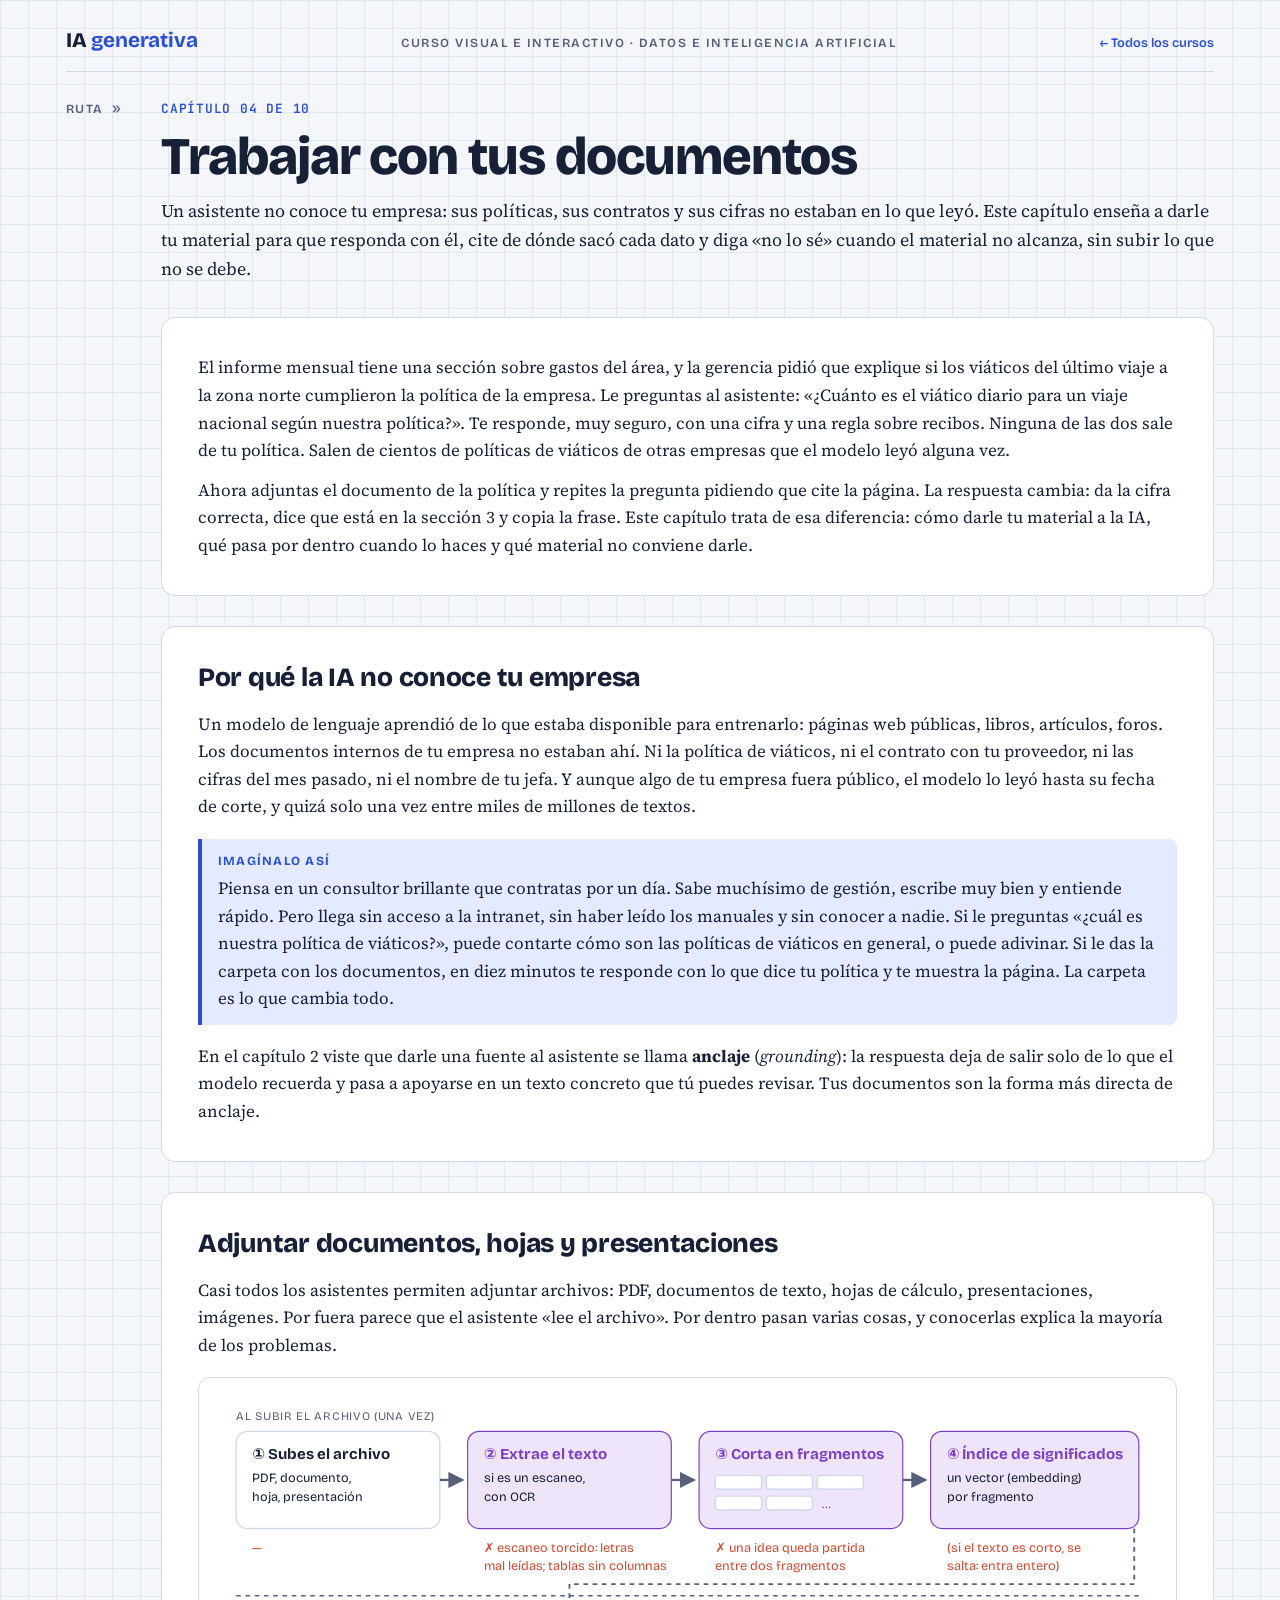
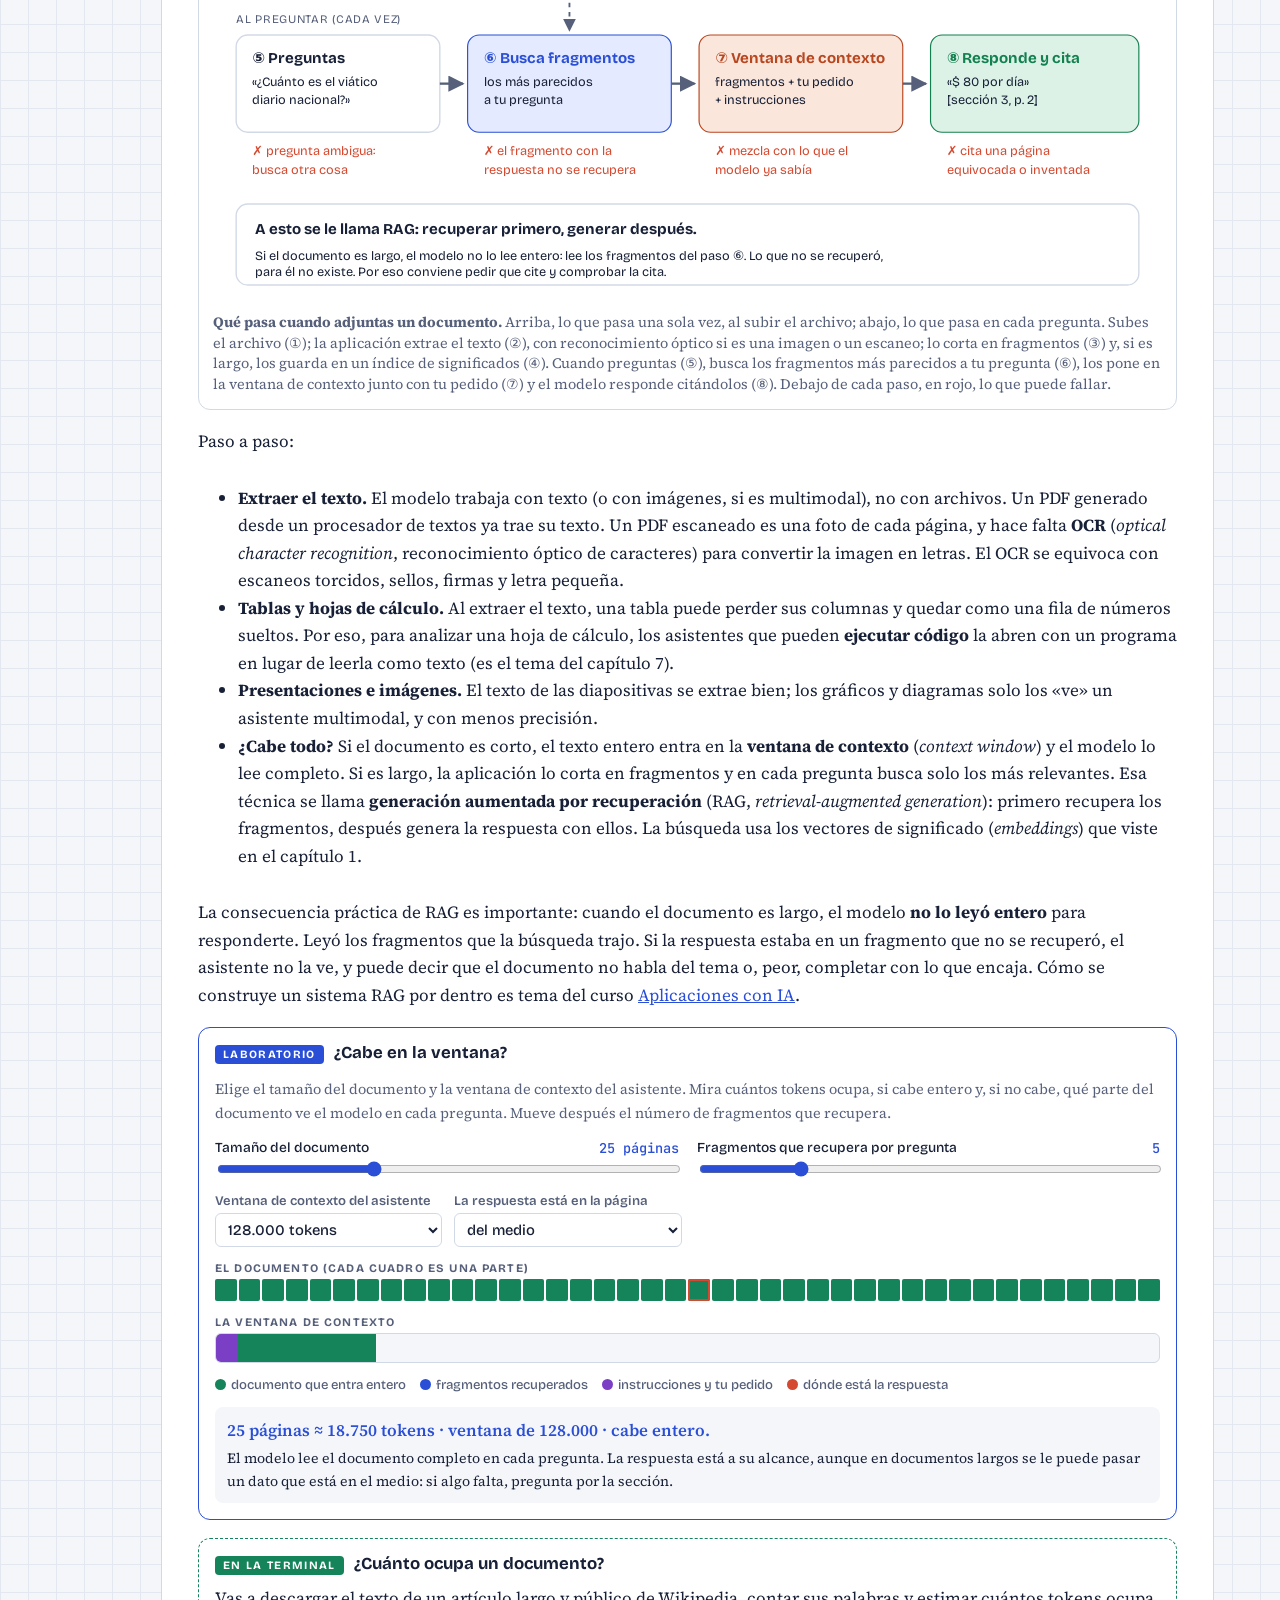
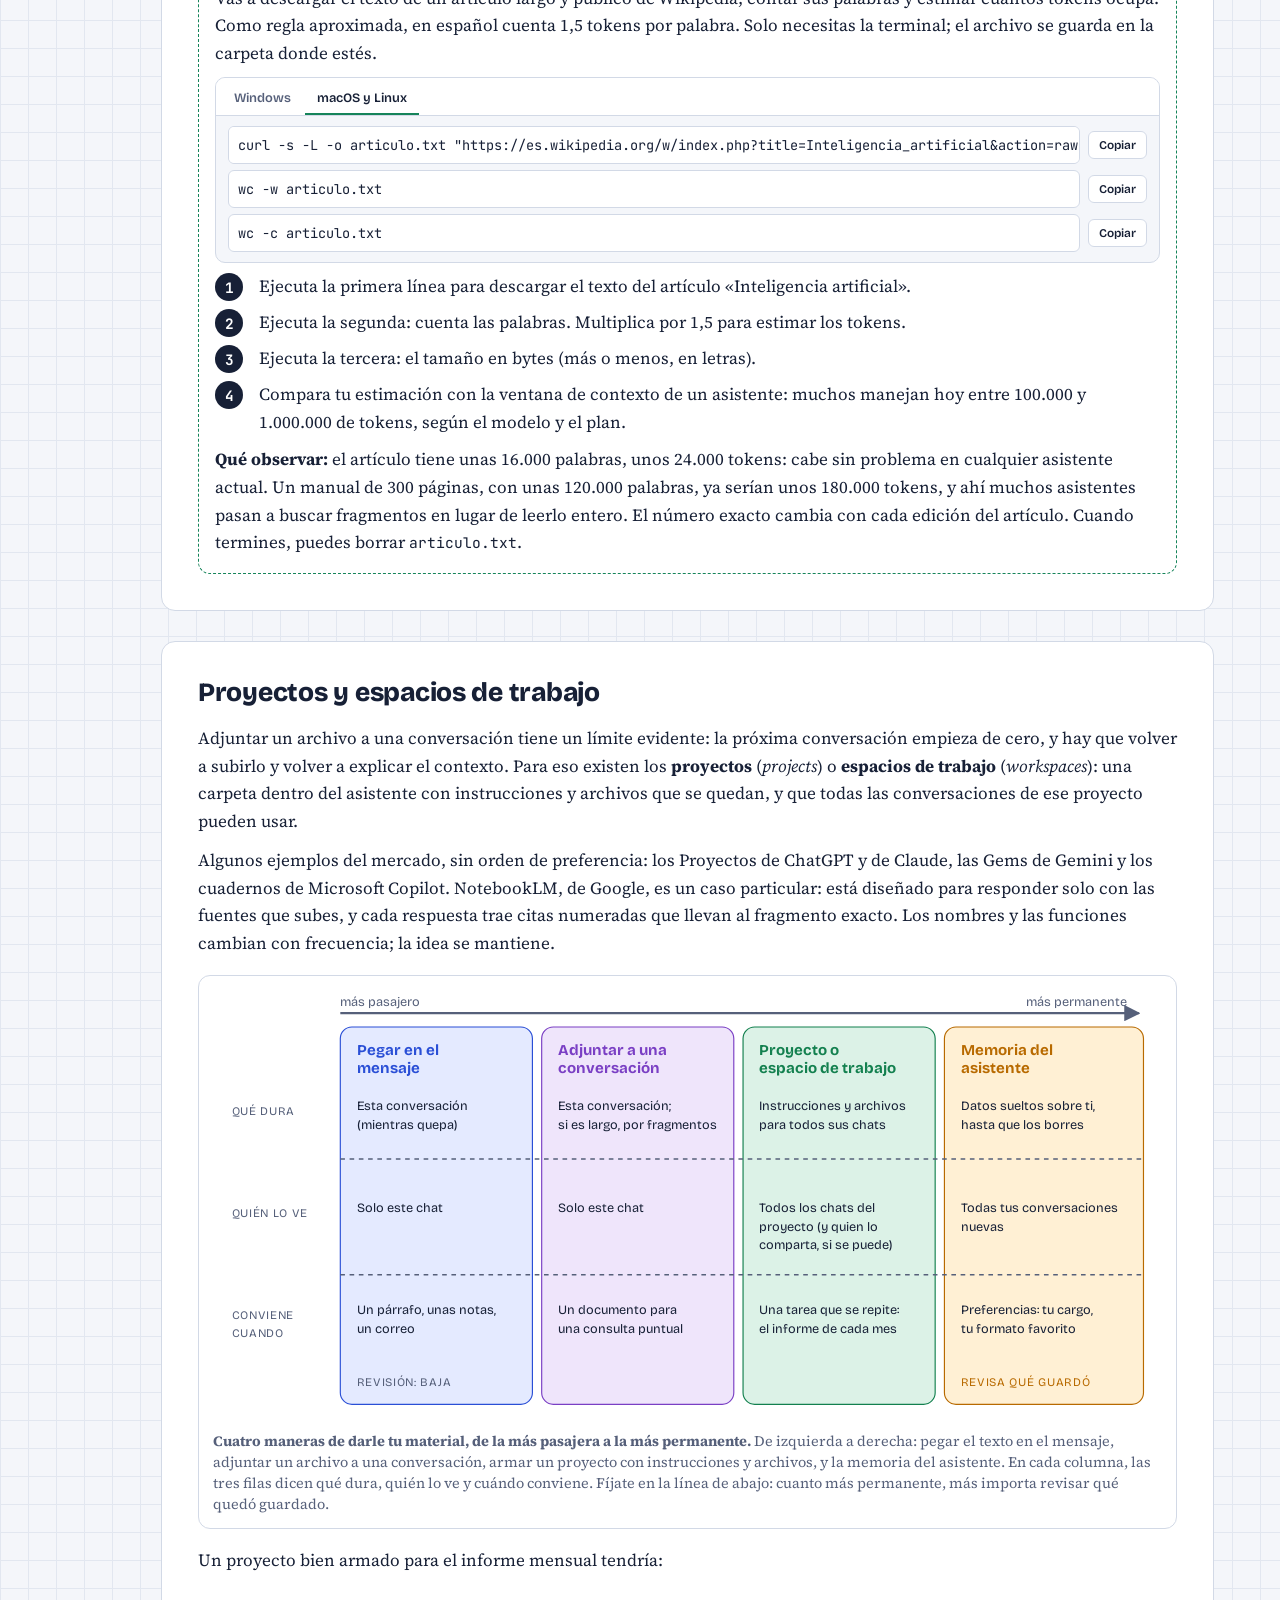
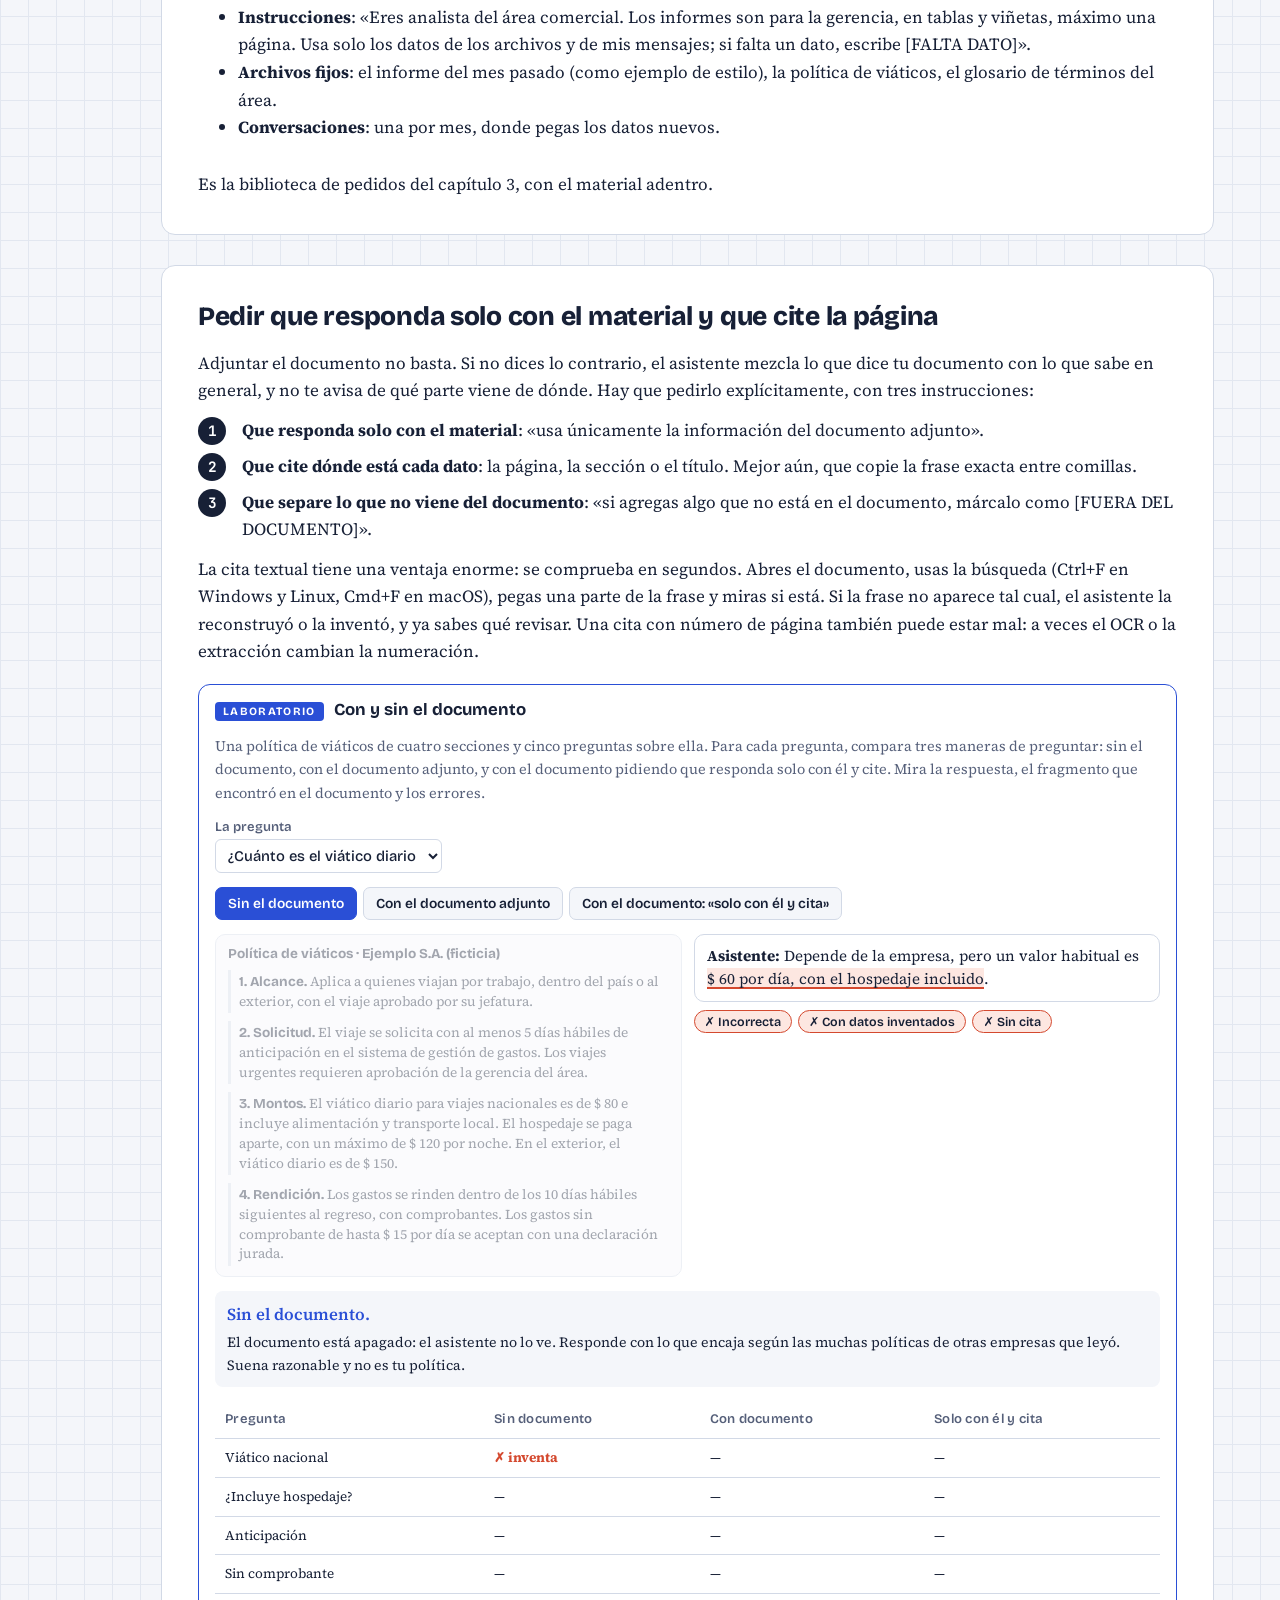
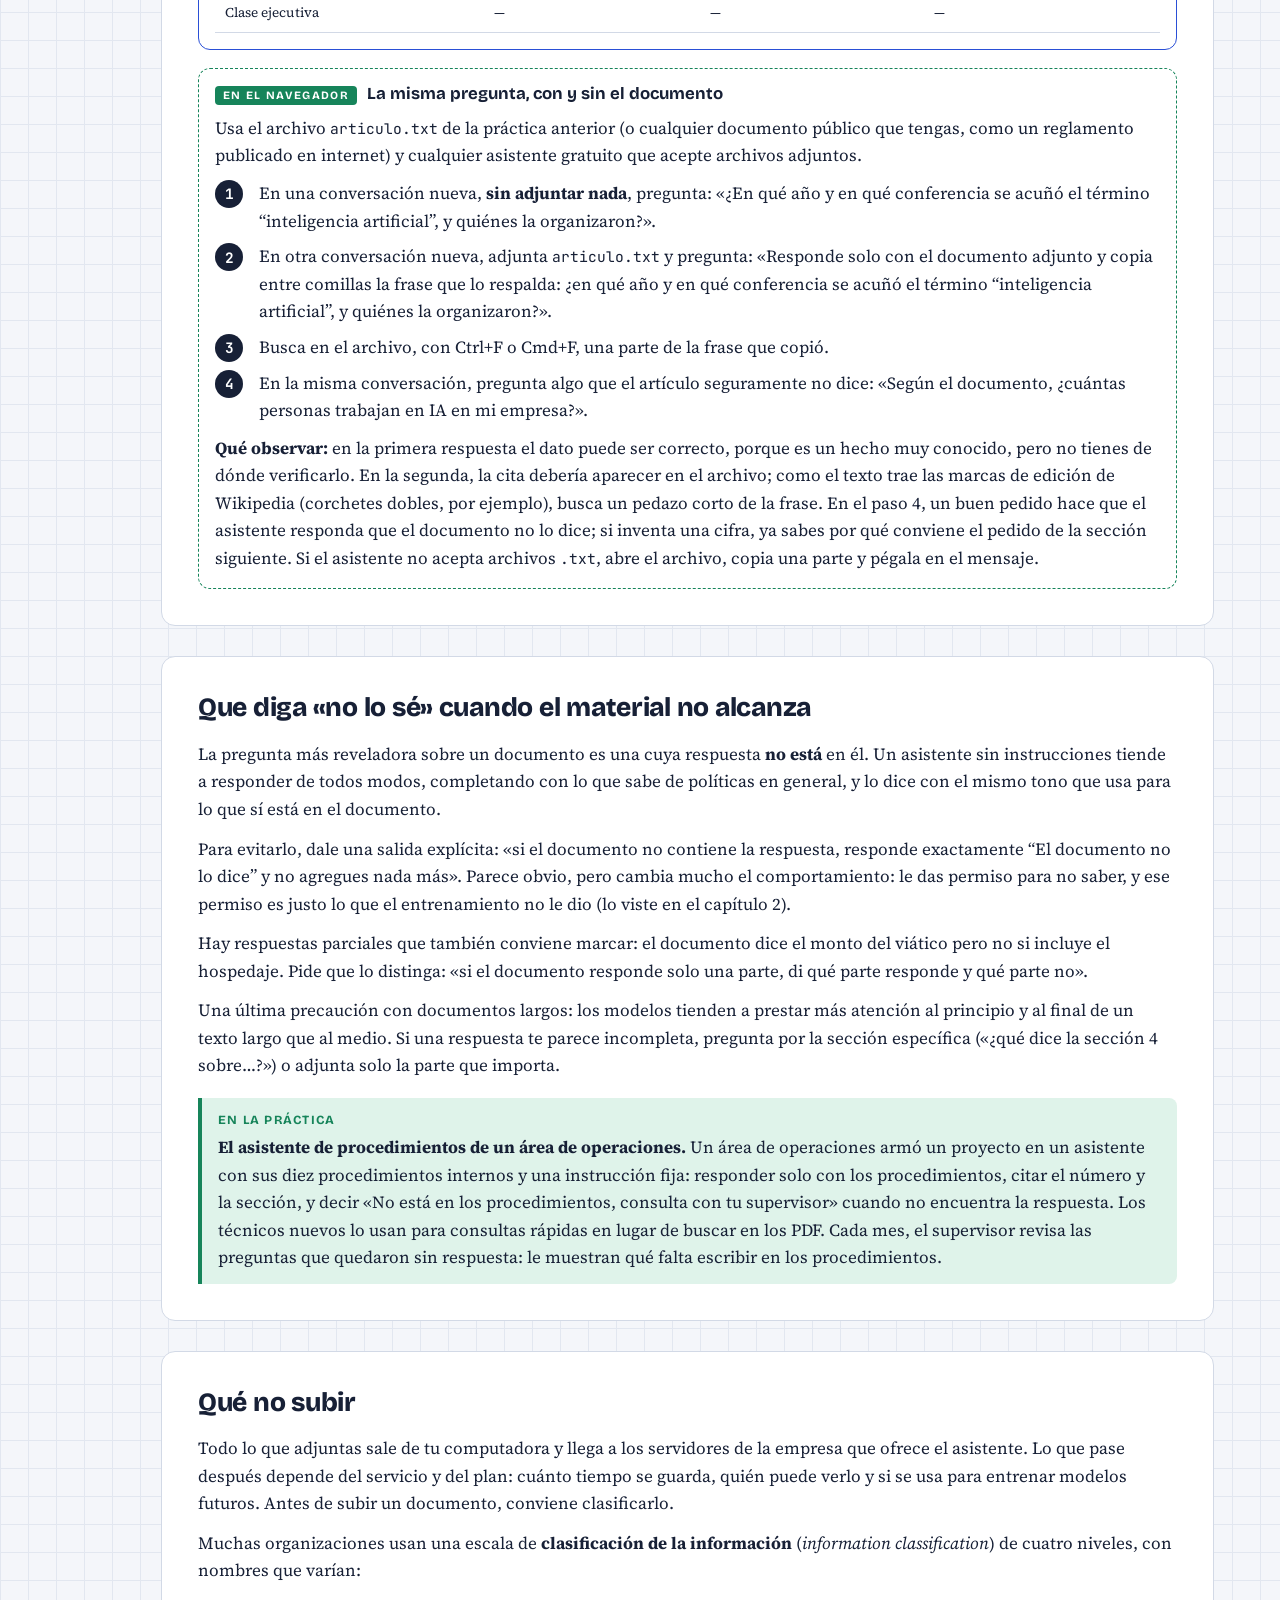
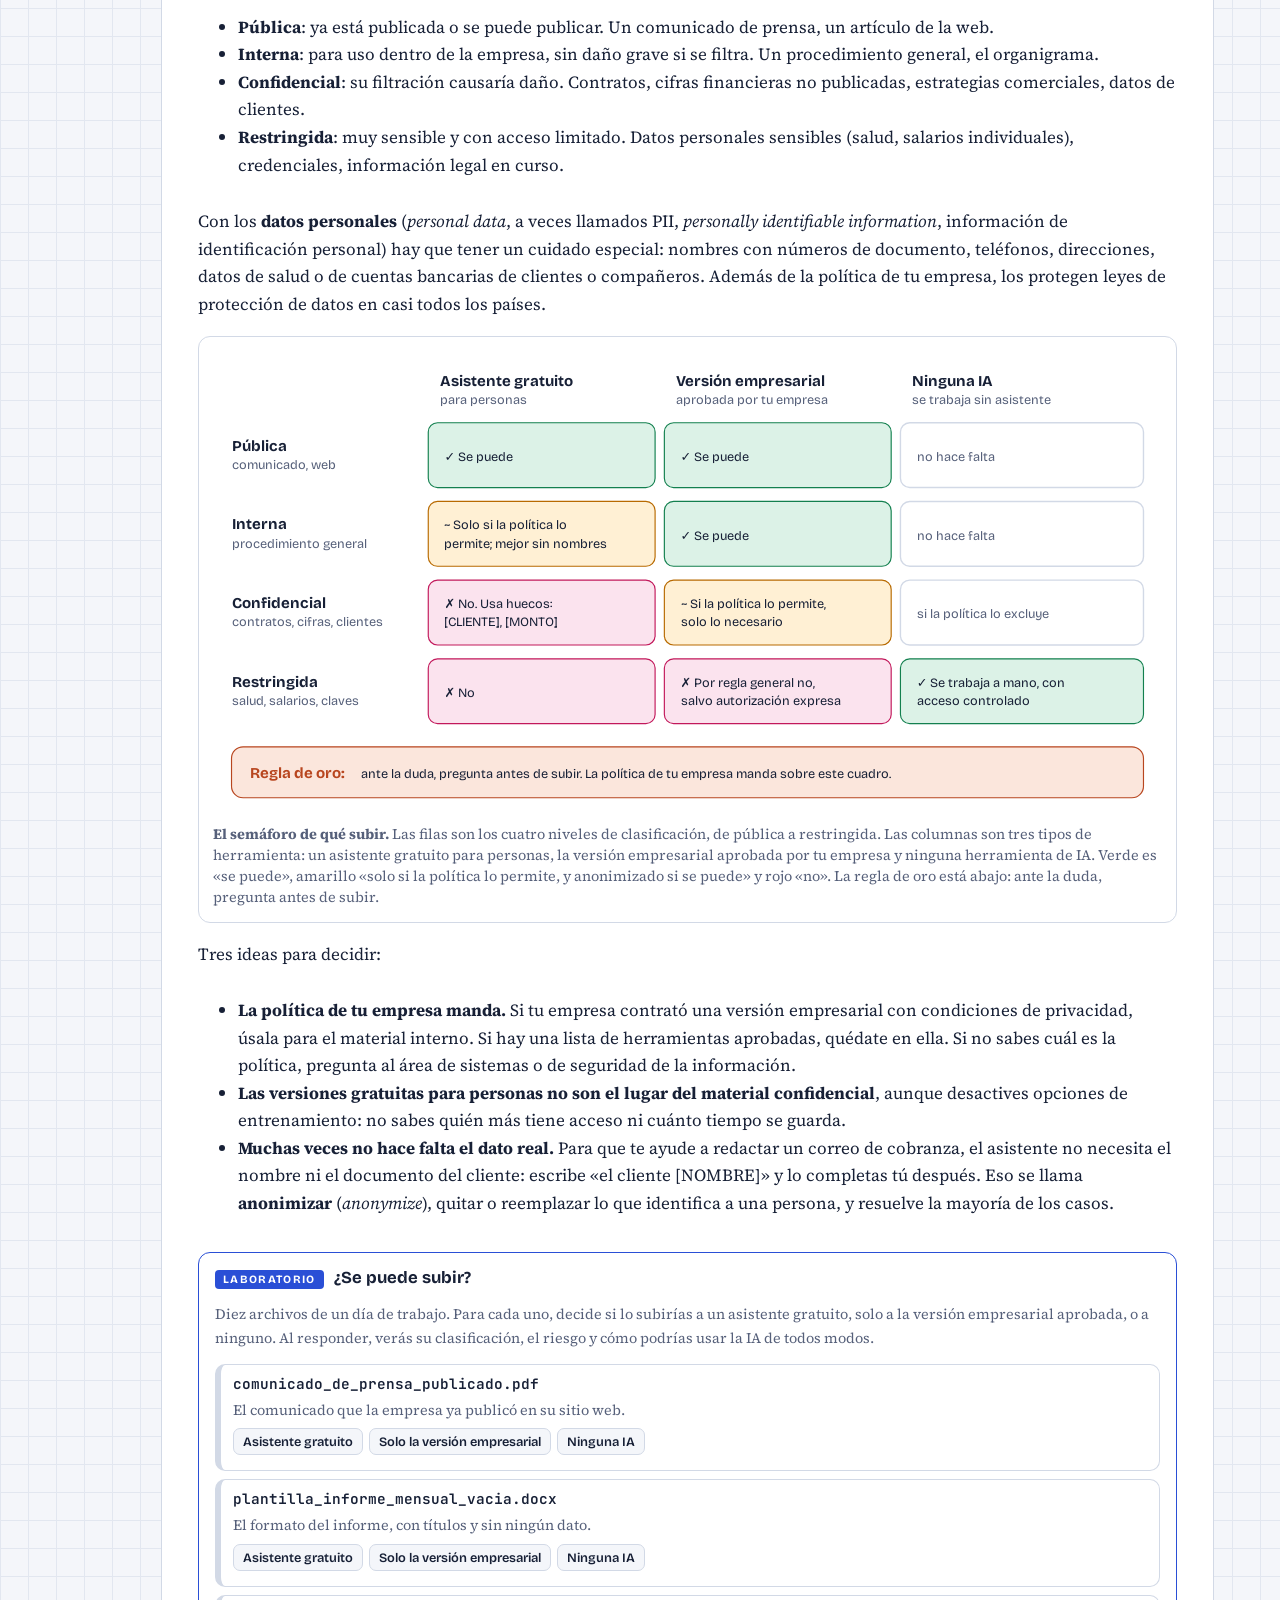
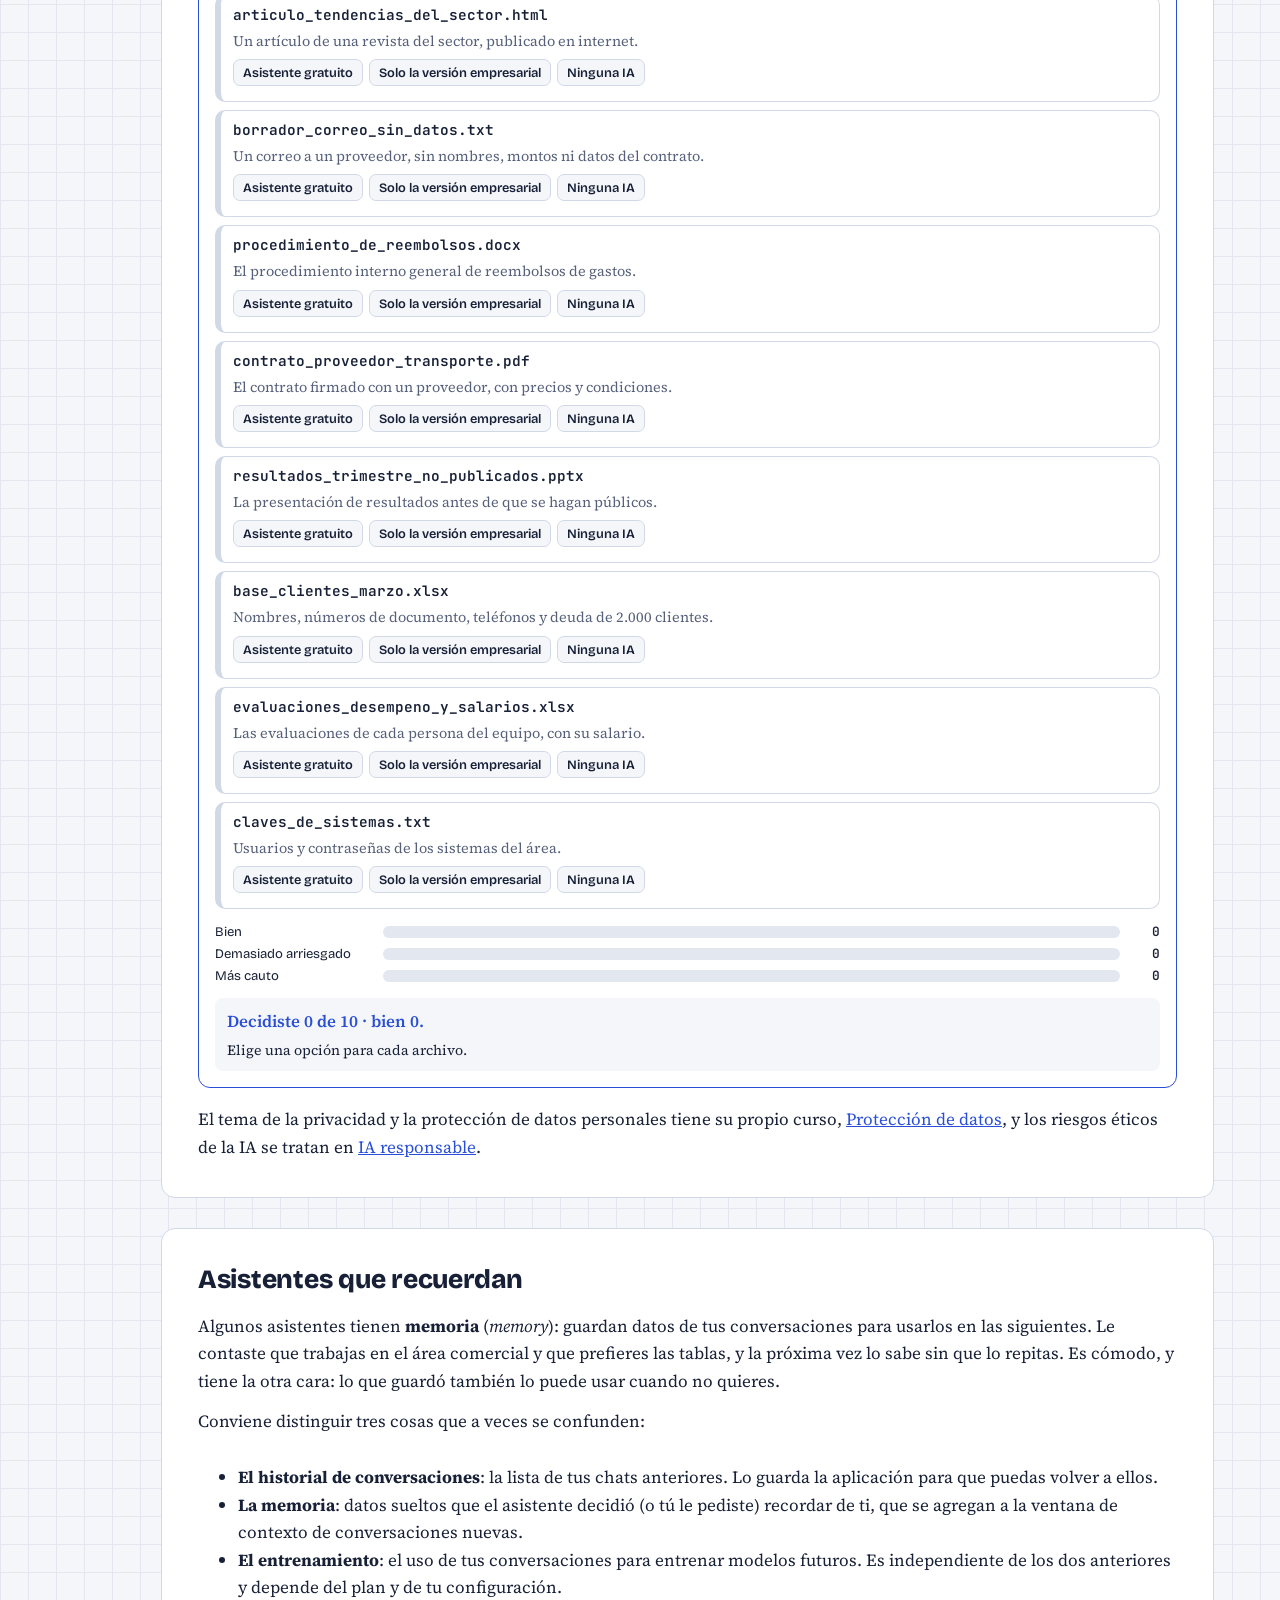
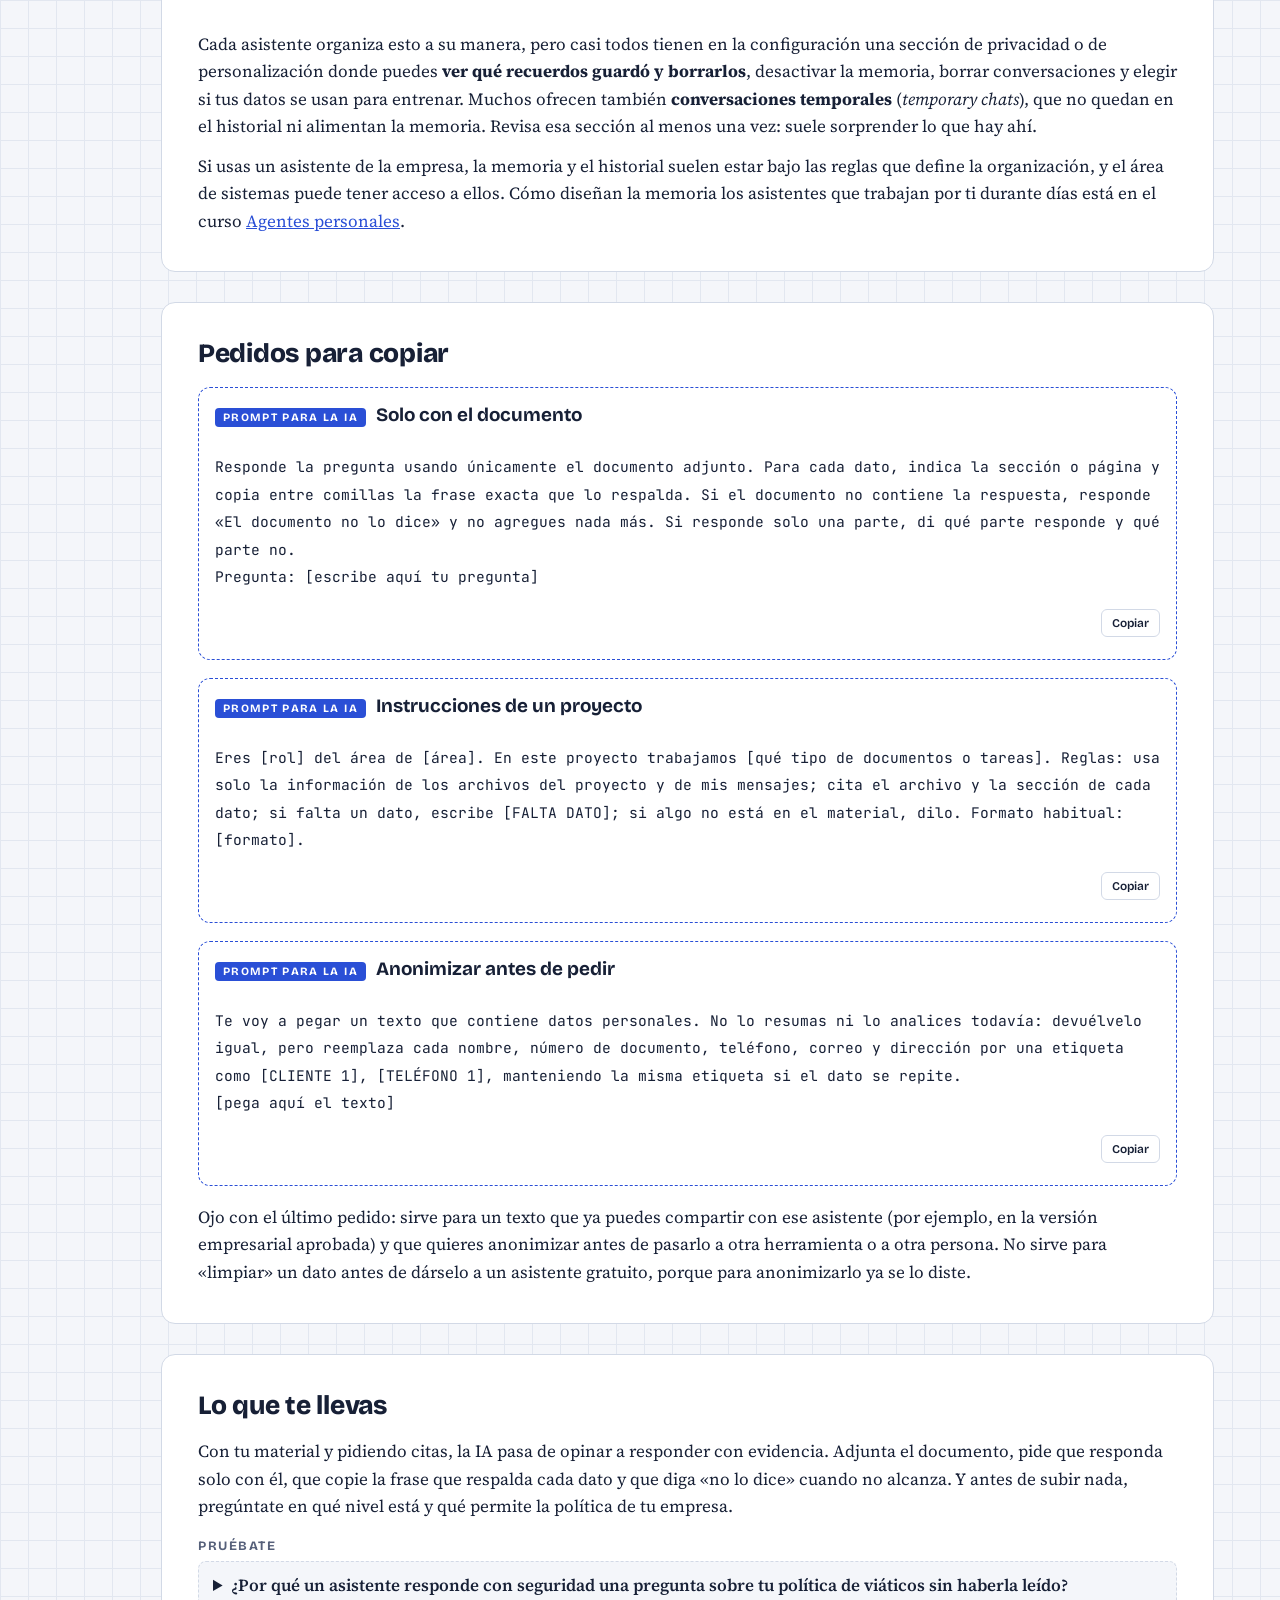
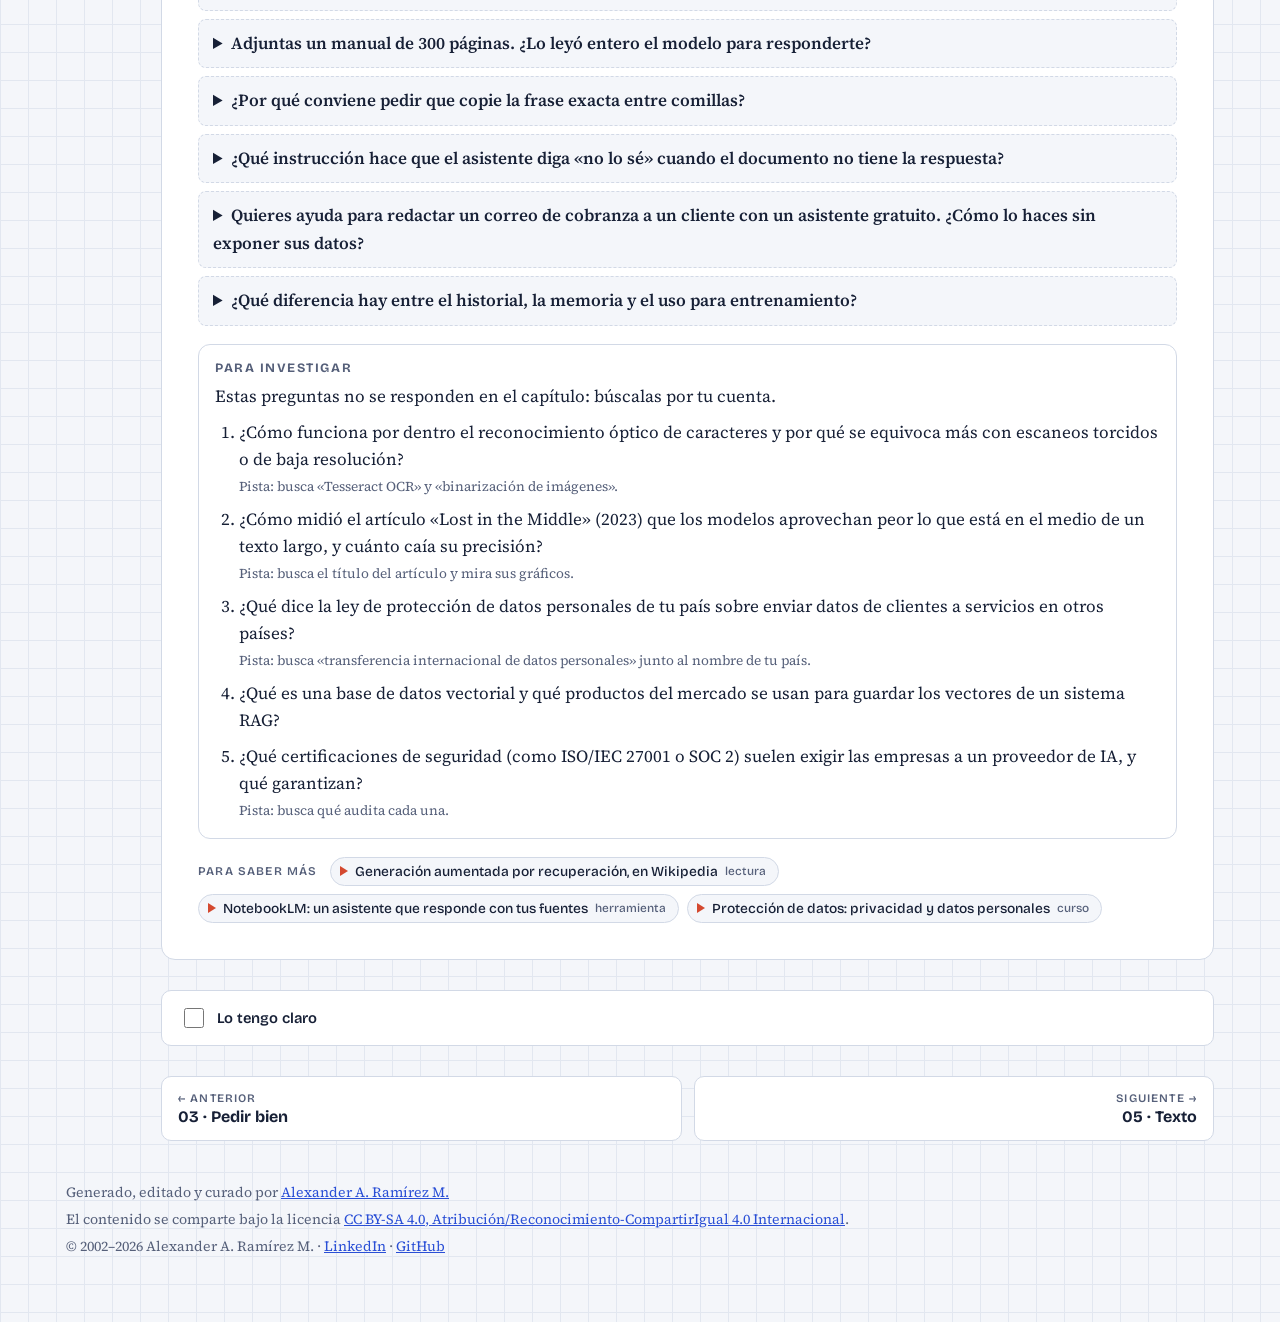
<file: 04-trabajar-con-tus-documentos.html>
<!doctype html>
<html lang="es">
<head>
<!-- Google Tag Manager -->
<script>(function(w,d,s,l,i){w[l]=w[l]||[];w[l].push({'gtm.start':
new Date().getTime(),event:'gtm.js'});var f=d.getElementsByTagName(s)[0],
j=d.createElement(s),dl=l!='dataLayer'?'&l='+l:'';j.async=true;j.src=
'https://www.googletagmanager.com/gtm.js?id='+i+dl;f.parentNode.insertBefore(j,f);
})(window,document,'script','dataLayer','GTM-KX76XF8R');</script>
<!-- End Google Tag Manager -->
<meta charset="utf-8">
<meta name="viewport" content="width=device-width, initial-scale=1, viewport-fit=cover">
<title>Trabajar con tus documentos · IA generativa · IA generativa</title>
<meta name="claude:viewport-fit-sides" content="cover">
<meta name="description" content="Usar la IA generativa en el trabajo, sin tecnicismos: qué puede y qué no, cómo pedir bien, cómo verificar, qué hacer con texto, imágenes y datos, casos por área y cómo llevarla a tu equipo.">
<link rel="preconnect" href="https://fonts.googleapis.com">
<link rel="preconnect" href="https://fonts.gstatic.com" crossorigin>
<link rel="stylesheet" href="https://fonts.googleapis.com/css2?family=Bricolage+Grotesque:opsz,wght@12..96,500;12..96,700;12..96,800&family=JetBrains+Mono:wght@400;600&family=Source+Serif+4:ital,opsz,wght@0,8..60,400;0,8..60,600;1,8..60,400;1,8..60,600&display=swap">
<link rel="stylesheet" href="assets/style.css">
</head>
<body>
<!-- Google Tag Manager (noscript) -->
<noscript><iframe src="https://www.googletagmanager.com/ns.html?id=GTM-KX76XF8R"
height="0" width="0" style="display:none;visibility:hidden"></iframe></noscript>
<!-- End Google Tag Manager (noscript) -->
<div class="wrap" data-page="trabajar-con-tus-documentos">
<header class="topbar"><a class="brand" href="index.html">IA <b>generativa</b></a><span class="eyebrow">Curso visual e interactivo · Datos e inteligencia artificial</span><a class="al-sitio" href="https://aaramirez.github.io/">← Todos los cursos</a></header>
<div class="layout">
<nav class="toc" id="toc" aria-label="Ruta de aprendizaje"></nav>
<main>
<header class="page-head"><span class="num">CAPÍTULO 04 DE 10</span><h1>Trabajar con tus documentos</h1><p class="lede">Un asistente no conoce tu empresa: sus políticas, sus contratos y sus cifras no estaban en lo que leyó. Este capítulo enseña a darle tu material para que responda con él, cite de dónde sacó cada dato y diga «no lo sé» cuando el material no alcanza, sin subir lo que no se debe.</p></header>
<section><div class="prose"><p>El informe mensual tiene una sección sobre gastos del área, y la gerencia pidió que explique si los viáticos del último viaje a la zona norte cumplieron la política de la empresa. Le preguntas al asistente: «¿Cuánto es el viático diario para un viaje nacional según nuestra política?». Te responde, muy seguro, con una cifra y una regla sobre recibos. Ninguna de las dos sale de tu política. Salen de cientos de políticas de viáticos de otras empresas que el modelo leyó alguna vez.</p><p>Ahora adjuntas el documento de la política y repites la pregunta pidiendo que cite la página. La respuesta cambia: da la cifra correcta, dice que está en la sección 3 y copia la frase. Este capítulo trata de esa diferencia: cómo darle tu material a la IA, qué pasa por dentro cuando lo haces y qué material no conviene darle.</p></div></section>
<section><h2>Por qué la IA no conoce tu empresa</h2><div class="prose"><p>Un modelo de lenguaje aprendió de lo que estaba disponible para entrenarlo: páginas web públicas, libros, artículos, foros. Los documentos internos de tu empresa no estaban ahí. Ni la política de viáticos, ni el contrato con tu proveedor, ni las cifras del mes pasado, ni el nombre de tu jefa. Y aunque algo de tu empresa fuera público, el modelo lo leyó hasta su fecha de corte, y quizá solo una vez entre miles de millones de textos.</p></div><div class="analogia"><b>Imagínalo así</b><p>Piensa en un consultor brillante que contratas por un día. Sabe muchísimo de gestión, escribe muy bien y entiende rápido. Pero llega sin acceso a la intranet, sin haber leído los manuales y sin conocer a nadie. Si le preguntas «¿cuál es nuestra política de viáticos?», puede contarte cómo son las políticas de viáticos en general, o puede adivinar. Si le das la carpeta con los documentos, en diez minutos te responde con lo que dice tu política y te muestra la página. La carpeta es lo que cambia todo.</p></div><div class="prose"><p>En el capítulo 2 viste que darle una fuente al asistente se llama <b>anclaje</b> (<i>grounding</i>): la respuesta deja de salir solo de lo que el modelo recuerda y pasa a apoyarse en un texto concreto que tú puedes revisar. Tus documentos son la forma más directa de anclaje.</p></div></section>
<section><h2>Adjuntar documentos, hojas y presentaciones</h2><div class="prose"><p>Casi todos los asistentes permiten adjuntar archivos: PDF, documentos de texto, hojas de cálculo, presentaciones, imágenes. Por fuera parece que el asistente «lee el archivo». Por dentro pasan varias cosas, y conocerlas explica la mayoría de los problemas.</p></div><figure class="fig fig-flujo" id="04-diagrama-1"><div class="lienzo"><svg viewBox="0 0 820 440" style="min-width:680px" role="img" aria-label="Flujo de un documento adjunto: al subirlo se extrae el texto, se corta en fragmentos y se indexa; al preguntar se buscan los fragmentos más parecidos, se ponen en la ventana de contexto y el modelo responde citándolos. Debajo de cada paso, qué puede fallar.">
  <defs>
    <marker id="g4d1-fl" viewBox="0 0 10 10" refX="9" refY="5" markerWidth="7" markerHeight="7" orient="auto-start-reverse"><path d="M0 0 10 5 0 10z" class="fl-muted"/></marker>
  </defs>
  <text x="20" y="24" class="t t-xs t-m">AL SUBIR EL ARCHIVO (UNA VEZ)</text>
  <rect x="20" y="34" width="176" height="84" rx="10" class="caja"/>
  <text x="34" y="58" class="t t-b">① Subes el archivo</text>
  <text x="34" y="78" class="t t-s">PDF, documento,</text>
  <text x="34" y="94" class="t t-s">hoja, presentación</text>
  <rect x="220" y="34" width="176" height="84" rx="10" class="c-tra"/>
  <text x="234" y="58" class="t t-b k-tra">② Extrae el texto</text>
  <text x="234" y="78" class="t t-s">si es un escaneo,</text>
  <text x="234" y="94" class="t t-s">con OCR</text>
  <rect x="420" y="34" width="176" height="84" rx="10" class="c-tra"/>
  <text x="434" y="58" class="t t-b k-tra">③ Corta en fragmentos</text>
  <rect x="434" y="72" width="40" height="12" rx="3" class="caja"/><rect x="478" y="72" width="40" height="12" rx="3" class="caja"/><rect x="522" y="72" width="40" height="12" rx="3" class="caja"/>
  <rect x="434" y="90" width="40" height="12" rx="3" class="caja"/><rect x="478" y="90" width="40" height="12" rx="3" class="caja"/><text x="526" y="100" class="t t-s t-m">…</text>
  <rect x="620" y="34" width="180" height="84" rx="10" class="c-tra"/>
  <text x="634" y="58" class="t t-b k-tra">④ Índice de significados</text>
  <text x="634" y="78" class="t t-s">un vector (embedding)</text>
  <text x="634" y="94" class="t t-s">por fragmento</text>
  <path d="M196 76 H216" class="ln" style="stroke-width:2" marker-end="url(#g4d1-fl)"/>
  <path d="M396 76 H416" class="ln" style="stroke-width:2" marker-end="url(#g4d1-fl)"/>
  <path d="M596 76 H616" class="ln" style="stroke-width:2" marker-end="url(#g4d1-fl)"/>
  <text x="34" y="138" class="t t-s k-warm">—</text>
  <text x="234" y="138" class="t t-s k-warm">✗ escaneo torcido: letras</text>
  <text x="234" y="154" class="t t-s k-warm">mal leídas; tablas sin columnas</text>
  <text x="434" y="138" class="t t-s k-warm">✗ una idea queda partida</text>
  <text x="434" y="154" class="t t-s k-warm">entre dos fragmentos</text>
  <text x="634" y="138" class="t t-s k-warm">(si el texto es corto, se</text>
  <text x="634" y="154" class="t t-s k-warm">salta: entra entero)</text>

  <line x1="20" y1="176" x2="800" y2="176" class="ln ln-d"/>
  <text x="20" y="200" class="t t-xs t-m">AL PREGUNTAR (CADA VEZ)</text>
  <rect x="20" y="210" width="176" height="84" rx="10" class="caja"/>
  <text x="34" y="234" class="t t-b">⑤ Preguntas</text>
  <text x="34" y="254" class="t t-s">«¿Cuánto es el viático</text>
  <text x="34" y="270" class="t t-s">diario nacional?»</text>
  <rect x="220" y="210" width="176" height="84" rx="10" class="c-red"/>
  <text x="234" y="234" class="t t-b k-red">⑥ Busca fragmentos</text>
  <text x="234" y="254" class="t t-s">los más parecidos</text>
  <text x="234" y="270" class="t t-s">a tu pregunta</text>
  <rect x="420" y="210" width="176" height="84" rx="10" class="d-sis"/>
  <text x="434" y="234" class="t t-b k-sis">⑦ Ventana de contexto</text>
  <text x="434" y="254" class="t t-s">fragmentos + tu pedido</text>
  <text x="434" y="270" class="t t-s">+ instrucciones</text>
  <rect x="620" y="210" width="180" height="84" rx="10" class="c-enl"/>
  <text x="634" y="234" class="t t-b k-enl">⑧ Responde y cita</text>
  <text x="634" y="254" class="t t-s">«$ 80 por día»</text>
  <text x="634" y="270" class="t t-s">[sección 3, p. 2]</text>
  <path d="M196 252 H216" class="ln" style="stroke-width:2" marker-end="url(#g4d1-fl)"/>
  <path d="M396 252 H416" class="ln" style="stroke-width:2" marker-end="url(#g4d1-fl)"/>
  <path d="M596 252 H616" class="ln" style="stroke-width:2" marker-end="url(#g4d1-fl)"/>
  <path d="M796 118 V166 H308 V206" class="ln ln-d" style="stroke-width:1.6" marker-end="url(#g4d1-fl)"/>
  <text x="34" y="314" class="t t-s k-warm">✗ pregunta ambigua:</text>
  <text x="34" y="330" class="t t-s k-warm">busca otra cosa</text>
  <text x="234" y="314" class="t t-s k-warm">✗ el fragmento con la</text>
  <text x="234" y="330" class="t t-s k-warm">respuesta no se recupera</text>
  <text x="434" y="314" class="t t-s k-warm">✗ mezcla con lo que el</text>
  <text x="434" y="330" class="t t-s k-warm">modelo ya sabía</text>
  <text x="634" y="314" class="t t-s k-warm">✗ cita una página</text>
  <text x="634" y="330" class="t t-s k-warm">equivocada o inventada</text>

  <rect x="20" y="356" width="780" height="70" rx="10" class="caja"/>
  <text x="36" y="382" class="t t-b">A esto se le llama RAG: recuperar primero, generar después.</text>
  <text x="36" y="404" class="t t-s">Si el documento es largo, el modelo no lo lee entero: lee los fragmentos del paso ⑥. Lo que no se recuperó,</text>
  <text x="36" y="418" class="t t-s">para él no existe. Por eso conviene pedir que cite y comprobar la cita.</text>
</svg></div><figcaption><b>Qué pasa cuando adjuntas un documento.</b> Arriba, lo que pasa una sola vez, al subir el archivo; abajo, lo que pasa en cada pregunta. Subes el archivo (①); la aplicación extrae el texto (②), con reconocimiento óptico si es una imagen o un escaneo; lo corta en fragmentos (③) y, si es largo, los guarda en un índice de significados (④). Cuando preguntas (⑤), busca los fragmentos más parecidos a tu pregunta (⑥), los pone en la ventana de contexto junto con tu pedido (⑦) y el modelo responde citándolos (⑧). Debajo de cada paso, en rojo, lo que puede fallar.</figcaption></figure><div class="prose"><p>Paso a paso:</p><ul><li><b>Extraer el texto.</b> El modelo trabaja con texto (o con imágenes, si es multimodal), no con archivos. Un PDF generado desde un procesador de textos ya trae su texto. Un PDF escaneado es una foto de cada página, y hace falta <b>OCR</b> (<i>optical character recognition</i>, reconocimiento óptico de caracteres) para convertir la imagen en letras. El OCR se equivoca con escaneos torcidos, sellos, firmas y letra pequeña.</li><li><b>Tablas y hojas de cálculo.</b> Al extraer el texto, una tabla puede perder sus columnas y quedar como una fila de números sueltos. Por eso, para analizar una hoja de cálculo, los asistentes que pueden <b>ejecutar código</b> la abren con un programa en lugar de leerla como texto (es el tema del capítulo 7).</li><li><b>Presentaciones e imágenes.</b> El texto de las diapositivas se extrae bien; los gráficos y diagramas solo los «ve» un asistente multimodal, y con menos precisión.</li><li><b>¿Cabe todo?</b> Si el documento es corto, el texto entero entra en la <b>ventana de contexto</b> (<i>context window</i>) y el modelo lo lee completo. Si es largo, la aplicación lo corta en fragmentos y en cada pregunta busca solo los más relevantes. Esa técnica se llama <b>generación aumentada por recuperación</b> (RAG, <i>retrieval-augmented generation</i>): primero recupera los fragmentos, después genera la respuesta con ellos. La búsqueda usa los vectores de significado (<i>embeddings</i>) que viste en el capítulo 1.</li></ul><p>La consecuencia práctica de RAG es importante: cuando el documento es largo, el modelo <b>no lo leyó entero</b> para responderte. Leyó los fragmentos que la búsqueda trajo. Si la respuesta estaba en un fragmento que no se recuperó, el asistente no la ve, y puede decir que el documento no habla del tema o, peor, completar con lo que encaja. Cómo se construye un sistema RAG por dentro es tema del curso <a href="https://aaramirez.github.io/aplicaciones-con-ia/temario.html" target="_blank" rel="noopener">Aplicaciones con IA</a>.</p></div><div class="lab" id="04-lab-1"><div class="lab-title"><span class="tag">Laboratorio</span><h3>¿Cabe en la ventana?</h3></div><p class="hint">Elige el tamaño del documento y la ventana de contexto del asistente. Mira cuántos tokens ocupa, si cabe entero y, si no cabe, qué parte del documento ve el modelo en cada pregunta. Mueve después el número de fragmentos que recupera.</p><style>
[id="04-lab-1"] .c4l1-fila{display:grid;gap:4px}
[id="04-lab-1"] .c4l1-fila>span{font:700 .72rem var(--f-display);letter-spacing:.1em;text-transform:uppercase;color:var(--muted)}
[id="04-lab-1"] .c4l1-doc{display:grid;grid-template-columns:repeat(40,minmax(0,1fr));gap:2px}
[id="04-lab-1"] .c4l1-doc i{display:block;height:22px;border-radius:2px;background:var(--grid)}
[id="04-lab-1"] .c4l1-doc i.v{background:var(--good)}
[id="04-lab-1"] .c4l1-doc i.r{background:var(--accent)}
[id="04-lab-1"] .c4l1-doc i.res{outline:2px solid var(--warm);outline-offset:-2px}
[id="04-lab-1"] .c4l1-win{height:30px;border-radius:6px;border:1px solid var(--line);background:var(--paper);display:flex;overflow:hidden}
[id="04-lab-1"] .c4l1-win i{display:block;height:100%;transition:width .25s}
[id="04-lab-1"] .c4l1-win .ins{background:var(--c-tra)}
[id="04-lab-1"] .c4l1-win .doc{background:var(--good)}
[id="04-lab-1"] .c4l1-win .frag{background:var(--accent)}
@media (prefers-reduced-motion: reduce){[id="04-lab-1"] .c4l1-win i{transition:none}}
</style>
<div class="ctls">
  <label class="ctl">Tamaño del documento <output id="c4l1-p-o"></output>
    <input id="c4l1-p" type="range" min="0" max="9" step="1" value="3"></label>
  <label class="ctl">Fragmentos que recupera por pregunta <output id="c4l1-k-o"></output>
    <input id="c4l1-k" type="range" min="1" max="20" step="1" value="5"></label>
</div>
<div class="opciones">
  <label>Ventana de contexto del asistente
    <select id="c4l1-w">
      <option value="8000">8.000 tokens (modelos antiguos o pequeños)</option>
      <option value="32000">32.000 tokens</option>
      <option value="128000" selected>128.000 tokens</option>
      <option value="200000">200.000 tokens</option>
      <option value="1000000">1.000.000 de tokens</option>
    </select></label>
  <label>La respuesta está en la página
    <select id="c4l1-pos">
      <option value="0.1">del principio</option>
      <option value="0.5" selected>del medio</option>
      <option value="0.9">del final</option>
    </select></label>
</div>
<div class="c4l1-fila"><span>El documento (cada cuadro es una parte)</span><div class="c4l1-doc" id="c4l1-doc" aria-hidden="true"></div></div>
<div class="c4l1-fila"><span>La ventana de contexto</span><div class="c4l1-win" id="c4l1-win" aria-hidden="true"></div></div>
<div class="legend"><span><i style="background:var(--good)"></i>documento que entra entero</span><span><i style="background:var(--accent)"></i>fragmentos recuperados</span><span><i style="background:var(--c-tra)"></i>instrucciones y tu pedido</span><span><i style="background:var(--warm)"></i>dónde está la respuesta</span></div>
<div class="readout texto" id="c4l1-out" aria-live="polite"></div></div><div class="practica"><div class="practica-title"><span class="tag">En la terminal</span><h3>¿Cuánto ocupa un documento?</h3></div><p>Vas a descargar el texto de un artículo largo y público de Wikipedia, contar sus palabras y estimar cuántos tokens ocupa. Como regla aproximada, en español cuenta 1,5 tokens por palabra. Solo necesitas la terminal; el archivo se guarda en la carpeta donde estés.</p><div class="cmds"><div class="cmd-tabs" role="tablist" aria-label="Sistema operativo"><button type="button" role="tab" data-so="win">Windows</button><button type="button" role="tab" data-so="mac linux">macOS y Linux</button></div><div class="cmd-panel" role="tabpanel" data-so="win"><p class="cmd-nota">Windows (PowerShell)</p><div class="cmd-l"><code>curl.exe -s -L -o articulo.txt "https://es.wikipedia.org/w/index.php?title=Inteligencia_artificial&amp;action=raw"</code><button type="button" class="copiar">Copiar</button></div><div class="cmd-l"><code>(Get-Content articulo.txt -Raw -Encoding UTF8 | Measure-Object -Word).Words</code><button type="button" class="copiar">Copiar</button></div><div class="cmd-l"><code>(Get-Item articulo.txt).Length</code><button type="button" class="copiar">Copiar</button></div></div><div class="cmd-panel" role="tabpanel" data-so="mac linux"><div class="cmd-l"><code>curl -s -L -o articulo.txt "https://es.wikipedia.org/w/index.php?title=Inteligencia_artificial&amp;action=raw"</code><button type="button" class="copiar">Copiar</button></div><div class="cmd-l"><code>wc -w articulo.txt</code><button type="button" class="copiar">Copiar</button></div><div class="cmd-l"><code>wc -c articulo.txt</code><button type="button" class="copiar">Copiar</button></div></div></div><ol class="steps"><li><span>Ejecuta la primera línea para descargar el texto del artículo «Inteligencia artificial».</span></li><li><span>Ejecuta la segunda: cuenta las palabras. Multiplica por 1,5 para estimar los tokens.</span></li><li><span>Ejecuta la tercera: el tamaño en bytes (más o menos, en letras).</span></li><li><span>Compara tu estimación con la ventana de contexto de un asistente: muchos manejan hoy entre 100.000 y 1.000.000 de tokens, según el modelo y el plan.</span></li></ol><p><b>Qué observar:</b> el artículo tiene unas 16.000 palabras, unos 24.000 tokens: cabe sin problema en cualquier asistente actual. Un manual de 300 páginas, con unas 120.000 palabras, ya serían unos 180.000 tokens, y ahí muchos asistentes pasan a buscar fragmentos en lugar de leerlo entero. El número exacto cambia con cada edición del artículo. Cuando termines, puedes borrar <code>articulo.txt</code>.</p></div></section>
<section><h2>Proyectos y espacios de trabajo</h2><div class="prose"><p>Adjuntar un archivo a una conversación tiene un límite evidente: la próxima conversación empieza de cero, y hay que volver a subirlo y volver a explicar el contexto. Para eso existen los <b>proyectos</b> (<i>projects</i>) o <b>espacios de trabajo</b> (<i>workspaces</i>): una carpeta dentro del asistente con instrucciones y archivos que se quedan, y que todas las conversaciones de ese proyecto pueden usar.</p><p>Algunos ejemplos del mercado, sin orden de preferencia: los Proyectos de ChatGPT y de Claude, las Gems de Gemini y los cuadernos de Microsoft Copilot. NotebookLM, de Google, es un caso particular: está diseñado para responder solo con las fuentes que subes, y cada respuesta trae citas numeradas que llevan al fragmento exacto. Los nombres y las funciones cambian con frecuencia; la idea se mantiene.</p></div><figure class="fig fig-comparacion" id="04-diagrama-2"><div class="lienzo"><svg viewBox="0 0 820 372" style="min-width:680px" role="img" aria-label="Comparación de cuatro maneras de darle material a un asistente: pegar en el mensaje, adjuntar a una conversación, un proyecto con instrucciones y archivos, y la memoria; qué dura, quién lo ve y cuándo conviene cada una">
  <defs>
    <marker id="g4d2-fl" viewBox="0 0 10 10" refX="9" refY="5" markerWidth="7" markerHeight="7" orient="auto-start-reverse"><path d="M0 0 10 5 0 10z" class="fl-muted"/></marker>
  </defs>
  <line x1="110" y1="20" x2="800" y2="20" class="ln" style="stroke-width:2" marker-end="url(#g4d2-fl)"/>
  <text x="110" y="14" class="t t-s t-m">más pasajero</text>
  <text x="790" y="14" class="t t-s t-m" text-anchor="end">más permanente</text>

  <text x="16" y="108" class="t t-xs t-m">QUÉ DURA</text>
  <text x="16" y="196" class="t t-xs t-m">QUIÉN LO VE</text>
  <text x="16" y="284" class="t t-xs t-m">CONVIENE</text>
  <text x="16" y="300" class="t t-xs t-m">CUANDO</text>

  <rect x="110" y="32" width="166" height="326" rx="10" class="c-red"/>
  <text x="124" y="56" class="t t-b k-red">Pegar en el</text>
  <text x="124" y="72" class="t t-b k-red">mensaje</text>
  <text x="124" y="104" class="t t-s">Esta conversación</text>
  <text x="124" y="120" class="t t-s">(mientras quepa)</text>
  <text x="124" y="192" class="t t-s">Solo este chat</text>
  <text x="124" y="280" class="t t-s">Un párrafo, unas notas,</text>
  <text x="124" y="296" class="t t-s">un correo</text>

  <rect x="284" y="32" width="166" height="326" rx="10" class="c-tra"/>
  <text x="298" y="56" class="t t-b k-tra">Adjuntar a una</text>
  <text x="298" y="72" class="t t-b k-tra">conversación</text>
  <text x="298" y="104" class="t t-s">Esta conversación;</text>
  <text x="298" y="120" class="t t-s">si es largo, por fragmentos</text>
  <text x="298" y="192" class="t t-s">Solo este chat</text>
  <text x="298" y="280" class="t t-s">Un documento para</text>
  <text x="298" y="296" class="t t-s">una consulta puntual</text>

  <rect x="458" y="32" width="166" height="326" rx="10" class="c-enl"/>
  <text x="472" y="56" class="t t-b k-enl">Proyecto o</text>
  <text x="472" y="72" class="t t-b k-enl">espacio de trabajo</text>
  <text x="472" y="104" class="t t-s">Instrucciones y archivos</text>
  <text x="472" y="120" class="t t-s">para todos sus chats</text>
  <text x="472" y="192" class="t t-s">Todos los chats del</text>
  <text x="472" y="208" class="t t-s">proyecto (y quien lo</text>
  <text x="472" y="224" class="t t-s">comparta, si se puede)</text>
  <text x="472" y="280" class="t t-s">Una tarea que se repite:</text>
  <text x="472" y="296" class="t t-s">el informe de cada mes</text>

  <rect x="632" y="32" width="172" height="326" rx="10" class="c-fis"/>
  <text x="646" y="56" class="t t-b k-fis">Memoria del</text>
  <text x="646" y="72" class="t t-b k-fis">asistente</text>
  <text x="646" y="104" class="t t-s">Datos sueltos sobre ti,</text>
  <text x="646" y="120" class="t t-s">hasta que los borres</text>
  <text x="646" y="192" class="t t-s">Todas tus conversaciones</text>
  <text x="646" y="208" class="t t-s">nuevas</text>
  <text x="646" y="280" class="t t-s">Preferencias: tu cargo,</text>
  <text x="646" y="296" class="t t-s">tu formato favorito</text>

  <line x1="110" y1="146" x2="804" y2="146" class="ln ln-d"/>
  <line x1="110" y1="246" x2="804" y2="246" class="ln ln-d"/>
  <text x="124" y="342" class="t t-xs t-m">REVISIÓN: BAJA</text>
  <text x="646" y="342" class="t t-xs k-fis">REVISA QUÉ GUARDÓ</text>
</svg></div><figcaption><b>Cuatro maneras de darle tu material, de la más pasajera a la más permanente.</b> De izquierda a derecha: pegar el texto en el mensaje, adjuntar un archivo a una conversación, armar un proyecto con instrucciones y archivos, y la memoria del asistente. En cada columna, las tres filas dicen qué dura, quién lo ve y cuándo conviene. Fíjate en la línea de abajo: cuanto más permanente, más importa revisar qué quedó guardado.</figcaption></figure><div class="prose"><p>Un proyecto bien armado para el informe mensual tendría:</p><ul><li><b>Instrucciones</b>: «Eres analista del área comercial. Los informes son para la gerencia, en tablas y viñetas, máximo una página. Usa solo los datos de los archivos y de mis mensajes; si falta un dato, escribe [FALTA DATO]».</li><li><b>Archivos fijos</b>: el informe del mes pasado (como ejemplo de estilo), la política de viáticos, el glosario de términos del área.</li><li><b>Conversaciones</b>: una por mes, donde pegas los datos nuevos.</li></ul><p>Es la biblioteca de pedidos del capítulo 3, con el material adentro.</p></div></section>
<section><h2>Pedir que responda solo con el material y que cite la página</h2><div class="prose"><p>Adjuntar el documento no basta. Si no dices lo contrario, el asistente mezcla lo que dice tu documento con lo que sabe en general, y no te avisa de qué parte viene de dónde. Hay que pedirlo explícitamente, con tres instrucciones:</p><ol class="steps"><li><span><b>Que responda solo con el material</b>: «usa únicamente la información del documento adjunto».</span></li><li><span><b>Que cite dónde está cada dato</b>: la página, la sección o el título. Mejor aún, que copie la frase exacta entre comillas.</span></li><li><span><b>Que separe lo que no viene del documento</b>: «si agregas algo que no está en el documento, márcalo como [FUERA DEL DOCUMENTO]».</span></li></ol><p>La cita textual tiene una ventaja enorme: se comprueba en segundos. Abres el documento, usas la búsqueda (Ctrl+F en Windows y Linux, Cmd+F en macOS), pegas una parte de la frase y miras si está. Si la frase no aparece tal cual, el asistente la reconstruyó o la inventó, y ya sabes qué revisar. Una cita con número de página también puede estar mal: a veces el OCR o la extracción cambian la numeración.</p></div><div class="lab" id="04-lab-2"><div class="lab-title"><span class="tag">Laboratorio</span><h3>Con y sin el documento</h3></div><p class="hint">Una política de viáticos de cuatro secciones y cinco preguntas sobre ella. Para cada pregunta, compara tres maneras de preguntar: sin el documento, con el documento adjunto, y con el documento pidiendo que responda solo con él y cite. Mira la respuesta, el fragmento que encontró en el documento y los errores.</p><style>
[id="04-lab-2"] .c4l2-cols{display:grid;grid-template-columns:repeat(auto-fit,minmax(min(100%,290px),1fr));gap:12px}
[id="04-lab-2"] .c4l2-doc{border:1px solid var(--line);border-radius:10px;padding:10px 12px;background:var(--paper);display:grid;gap:8px;align-content:start;min-width:0}
[id="04-lab-2"] .c4l2-doc h4{margin:0;font:700 .85rem var(--f-display)}
[id="04-lab-2"] .c4l2-sec{font:.85rem/1.45 var(--f-body);border-left:3px solid var(--line);padding:2px 8px;margin:0;transition:background .2s}
[id="04-lab-2"] .c4l2-sec b{font-family:var(--f-display)}
[id="04-lab-2"] .c4l2-sec.rec{border-left-color:var(--accent);background:var(--accent-soft)}
[id="04-lab-2"] .c4l2-doc.off{opacity:.4}
[id="04-lab-2"] .c4l2-resp{display:grid;gap:8px;align-content:start;min-width:0}
[id="04-lab-2"] .c4l2-burb{background:var(--card);border:1px solid var(--line);border-radius:10px;padding:10px 12px;font:.95rem/1.5 var(--f-body);margin:0}
[id="04-lab-2"] .c4l2-burb .inv{background:var(--warm-soft);box-shadow:inset 0 -2px 0 var(--warm)}
[id="04-lab-2"] .c4l2-burb q{font-style:italic;color:var(--good)}
[id="04-lab-2"] .c4l2-tags{display:flex;flex-wrap:wrap;gap:6px}
[id="04-lab-2"] .c4l2-tags span{font:600 .78rem var(--f-display);border-radius:20px;padding:3px 10px;border:1px solid var(--line)}
[id="04-lab-2"] .c4l2-tags .si{background:var(--good-soft);border-color:var(--good)}
[id="04-lab-2"] .c4l2-tags .no{background:var(--warm-soft);border-color:var(--warm)}
[id="04-lab-2"] .c4l2-tabla td{font-size:.84rem}
[id="04-lab-2"] .c4l2-tabla td.si{color:var(--good);font-weight:700}
[id="04-lab-2"] .c4l2-tabla td.no{color:var(--warm);font-weight:700}
@media (prefers-reduced-motion: reduce){[id="04-lab-2"] .c4l2-sec{transition:none}}
</style>
<div class="opciones">
  <label>La pregunta
    <select id="c4l2-q">
      <option value="0">¿Cuánto es el viático diario para un viaje nacional?</option>
      <option value="1">¿El viático nacional incluye el hospedaje?</option>
      <option value="2">¿Con cuánta anticipación se solicita un viaje?</option>
      <option value="3">¿Se aceptan gastos sin comprobante?</option>
      <option value="4">¿Se puede viajar en clase ejecutiva en vuelos largos?</option>
    </select></label>
</div>
<div class="btns" role="group" aria-label="Cómo preguntas">
  <button type="button" data-m="0">Sin el documento</button>
  <button type="button" data-m="1">Con el documento adjunto</button>
  <button type="button" data-m="2">Con el documento: «solo con él y cita»</button>
</div>
<div class="c4l2-cols">
  <div class="c4l2-doc" id="c4l2-doc">
    <h4>Política de viáticos · Ejemplo S.A. (ficticia)</h4>
    <p class="c4l2-sec" id="c4l2-s1"><b>1. Alcance.</b> Aplica a quienes viajan por trabajo, dentro del país o al exterior, con el viaje aprobado por su jefatura.</p>
    <p class="c4l2-sec" id="c4l2-s2"><b>2. Solicitud.</b> El viaje se solicita con al menos 5 días hábiles de anticipación en el sistema de gestión de gastos. Los viajes urgentes requieren aprobación de la gerencia del área.</p>
    <p class="c4l2-sec" id="c4l2-s3"><b>3. Montos.</b> El viático diario para viajes nacionales es de $ 80 e incluye alimentación y transporte local. El hospedaje se paga aparte, con un máximo de $ 120 por noche. En el exterior, el viático diario es de $ 150.</p>
    <p class="c4l2-sec" id="c4l2-s4"><b>4. Rendición.</b> Los gastos se rinden dentro de los 10 días hábiles siguientes al regreso, con comprobantes. Los gastos sin comprobante de hasta $ 15 por día se aceptan con una declaración jurada.</p>
  </div>
  <div class="c4l2-resp">
    <p class="c4l2-burb" id="c4l2-r" aria-live="polite"></p>
    <div class="c4l2-tags" id="c4l2-tags"></div>
  </div>
</div>
<div class="readout texto" id="c4l2-out" aria-live="polite"></div>
<div class="tbl"><table class="c4l2-tabla"><thead><tr><th>Pregunta</th><th>Sin documento</th><th>Con documento</th><th>Solo con él y cita</th></tr></thead><tbody id="c4l2-tb"></tbody></table></div></div><div class="practica"><div class="practica-title"><span class="tag">En el navegador</span><h3>La misma pregunta, con y sin el documento</h3></div><p>Usa el archivo <code>articulo.txt</code> de la práctica anterior (o cualquier documento público que tengas, como un reglamento publicado en internet) y cualquier asistente gratuito que acepte archivos adjuntos.</p><ol class="steps"><li><span>En una conversación nueva, <b>sin adjuntar nada</b>, pregunta: «¿En qué año y en qué conferencia se acuñó el término “inteligencia artificial”, y quiénes la organizaron?».</span></li><li><span>En otra conversación nueva, adjunta <code>articulo.txt</code> y pregunta: «Responde solo con el documento adjunto y copia entre comillas la frase que lo respalda: ¿en qué año y en qué conferencia se acuñó el término “inteligencia artificial”, y quiénes la organizaron?».</span></li><li><span>Busca en el archivo, con Ctrl+F o Cmd+F, una parte de la frase que copió.</span></li><li><span>En la misma conversación, pregunta algo que el artículo seguramente no dice: «Según el documento, ¿cuántas personas trabajan en IA en mi empresa?».</span></li></ol><p><b>Qué observar:</b> en la primera respuesta el dato puede ser correcto, porque es un hecho muy conocido, pero no tienes de dónde verificarlo. En la segunda, la cita debería aparecer en el archivo; como el texto trae las marcas de edición de Wikipedia (corchetes dobles, por ejemplo), busca un pedazo corto de la frase. En el paso 4, un buen pedido hace que el asistente responda que el documento no lo dice; si inventa una cifra, ya sabes por qué conviene el pedido de la sección siguiente. Si el asistente no acepta archivos <code>.txt</code>, abre el archivo, copia una parte y pégala en el mensaje.</p></div></section>
<section><h2>Que diga «no lo sé» cuando el material no alcanza</h2><div class="prose"><p>La pregunta más reveladora sobre un documento es una cuya respuesta <b>no está</b> en él. Un asistente sin instrucciones tiende a responder de todos modos, completando con lo que sabe de políticas en general, y lo dice con el mismo tono que usa para lo que sí está en el documento.</p><p>Para evitarlo, dale una salida explícita: «si el documento no contiene la respuesta, responde exactamente “El documento no lo dice” y no agregues nada más». Parece obvio, pero cambia mucho el comportamiento: le das permiso para no saber, y ese permiso es justo lo que el entrenamiento no le dio (lo viste en el capítulo 2).</p><p>Hay respuestas parciales que también conviene marcar: el documento dice el monto del viático pero no si incluye el hospedaje. Pide que lo distinga: «si el documento responde solo una parte, di qué parte responde y qué parte no».</p><p>Una última precaución con documentos largos: los modelos tienden a prestar más atención al principio y al final de un texto largo que al medio. Si una respuesta te parece incompleta, pregunta por la sección específica («¿qué dice la sección 4 sobre…?») o adjunta solo la parte que importa.</p></div><div class="ml"><b>En la práctica</b><p><b>El asistente de procedimientos de un área de operaciones.</b> Un área de operaciones armó un proyecto en un asistente con sus diez procedimientos internos y una instrucción fija: responder solo con los procedimientos, citar el número y la sección, y decir «No está en los procedimientos, consulta con tu supervisor» cuando no encuentra la respuesta. Los técnicos nuevos lo usan para consultas rápidas en lugar de buscar en los PDF. Cada mes, el supervisor revisa las preguntas que quedaron sin respuesta: le muestran qué falta escribir en los procedimientos.</p></div></section>
<section><h2>Qué no subir</h2><div class="prose"><p>Todo lo que adjuntas sale de tu computadora y llega a los servidores de la empresa que ofrece el asistente. Lo que pase después depende del servicio y del plan: cuánto tiempo se guarda, quién puede verlo y si se usa para entrenar modelos futuros. Antes de subir un documento, conviene clasificarlo.</p><p>Muchas organizaciones usan una escala de <b>clasificación de la información</b> (<i>information classification</i>) de cuatro niveles, con nombres que varían:</p><ul><li><b>Pública</b>: ya está publicada o se puede publicar. Un comunicado de prensa, un artículo de la web.</li><li><b>Interna</b>: para uso dentro de la empresa, sin daño grave si se filtra. Un procedimiento general, el organigrama.</li><li><b>Confidencial</b>: su filtración causaría daño. Contratos, cifras financieras no publicadas, estrategias comerciales, datos de clientes.</li><li><b>Restringida</b>: muy sensible y con acceso limitado. Datos personales sensibles (salud, salarios individuales), credenciales, información legal en curso.</li></ul><p>Con los <b>datos personales</b> (<i>personal data</i>, a veces llamados PII, <i>personally identifiable information</i>, información de identificación personal) hay que tener un cuidado especial: nombres con números de documento, teléfonos, direcciones, datos de salud o de cuentas bancarias de clientes o compañeros. Además de la política de tu empresa, los protegen leyes de protección de datos en casi todos los países.</p></div><figure class="fig fig-comparacion" id="04-diagrama-3"><div class="lienzo"><svg viewBox="0 0 820 400" style="min-width:680px" role="img" aria-label="Semáforo de qué subir: filas con los niveles pública, interna, confidencial y restringida; columnas con asistente gratuito, versión empresarial aprobada y ninguna IA; verde se puede, amarillo solo si la política lo permite, rojo no">
  <text x="196" y="30" class="t t-b">Asistente gratuito</text>
  <text x="196" y="46" class="t t-s t-m">para personas</text>
  <text x="400" y="30" class="t t-b">Versión empresarial</text>
  <text x="400" y="46" class="t t-s t-m">aprobada por tu empresa</text>
  <text x="604" y="30" class="t t-b">Ninguna IA</text>
  <text x="604" y="46" class="t t-s t-m">se trabaja sin asistente</text>

  <text x="16" y="86" class="t t-b">Pública</text>
  <text x="16" y="102" class="t t-s t-m">comunicado, web</text>
  <text x="16" y="154" class="t t-b">Interna</text>
  <text x="16" y="170" class="t t-s t-m">procedimiento general</text>
  <text x="16" y="222" class="t t-b">Confidencial</text>
  <text x="16" y="238" class="t t-s t-m">contratos, cifras, clientes</text>
  <text x="16" y="290" class="t t-b">Restringida</text>
  <text x="16" y="306" class="t t-s t-m">salud, salarios, claves</text>

  <rect x="186" y="62" width="196" height="56" rx="8" class="c-enl"/><text x="200" y="95" class="t t-s">✓ Se puede</text>
  <rect x="390" y="62" width="196" height="56" rx="8" class="c-enl"/><text x="404" y="95" class="t t-s">✓ Se puede</text>
  <rect x="594" y="62" width="210" height="56" rx="8" class="caja"/><text x="608" y="95" class="t t-s t-m">no hace falta</text>

  <rect x="186" y="130" width="196" height="56" rx="8" class="c-fis"/><text x="200" y="154" class="t t-s">~ Solo si la política lo</text><text x="200" y="170" class="t t-s">permite; mejor sin nombres</text>
  <rect x="390" y="130" width="196" height="56" rx="8" class="c-enl"/><text x="404" y="163" class="t t-s">✓ Se puede</text>
  <rect x="594" y="130" width="210" height="56" rx="8" class="caja"/><text x="608" y="163" class="t t-s t-m">no hace falta</text>

  <rect x="186" y="198" width="196" height="56" rx="8" class="c-apl"/><text x="200" y="222" class="t t-s">✗ No. Usa huecos:</text><text x="200" y="238" class="t t-s">[CLIENTE], [MONTO]</text>
  <rect x="390" y="198" width="196" height="56" rx="8" class="c-fis"/><text x="404" y="222" class="t t-s">~ Si la política lo permite,</text><text x="404" y="238" class="t t-s">solo lo necesario</text>
  <rect x="594" y="198" width="210" height="56" rx="8" class="caja"/><text x="608" y="231" class="t t-s t-m">si la política lo excluye</text>

  <rect x="186" y="266" width="196" height="56" rx="8" class="c-apl"/><text x="200" y="299" class="t t-s">✗ No</text>
  <rect x="390" y="266" width="196" height="56" rx="8" class="c-apl"/><text x="404" y="290" class="t t-s">✗ Por regla general no,</text><text x="404" y="306" class="t t-s">salvo autorización expresa</text>
  <rect x="594" y="266" width="210" height="56" rx="8" class="c-enl"/><text x="608" y="290" class="t t-s">✓ Se trabaja a mano, con</text><text x="608" y="306" class="t t-s">acceso controlado</text>

  <rect x="16" y="342" width="788" height="44" rx="10" class="d-sis"/>
  <text x="32" y="369" class="t t-b k-sis">Regla de oro:</text>
  <text x="128" y="369" class="t t-s">ante la duda, pregunta antes de subir. La política de tu empresa manda sobre este cuadro.</text>
</svg></div><figcaption><b>El semáforo de qué subir.</b> Las filas son los cuatro niveles de clasificación, de pública a restringida. Las columnas son tres tipos de herramienta: un asistente gratuito para personas, la versión empresarial aprobada por tu empresa y ninguna herramienta de IA. Verde es «se puede», amarillo «solo si la política lo permite, y anonimizado si se puede» y rojo «no». La regla de oro está abajo: ante la duda, pregunta antes de subir.</figcaption></figure><div class="prose"><p>Tres ideas para decidir:</p><ul><li><b>La política de tu empresa manda.</b> Si tu empresa contrató una versión empresarial con condiciones de privacidad, úsala para el material interno. Si hay una lista de herramientas aprobadas, quédate en ella. Si no sabes cuál es la política, pregunta al área de sistemas o de seguridad de la información.</li><li><b>Las versiones gratuitas para personas no son el lugar del material confidencial</b>, aunque desactives opciones de entrenamiento: no sabes quién más tiene acceso ni cuánto tiempo se guarda.</li><li><b>Muchas veces no hace falta el dato real.</b> Para que te ayude a redactar un correo de cobranza, el asistente no necesita el nombre ni el documento del cliente: escribe «el cliente [NOMBRE]» y lo completas tú después. Eso se llama <b>anonimizar</b> (<i>anonymize</i>), quitar o reemplazar lo que identifica a una persona, y resuelve la mayoría de los casos.</li></ul></div><div class="lab" id="04-lab-3"><div class="lab-title"><span class="tag">Laboratorio</span><h3>¿Se puede subir?</h3></div><p class="hint">Diez archivos de un día de trabajo. Para cada uno, decide si lo subirías a un asistente gratuito, solo a la versión empresarial aprobada, o a ninguno. Al responder, verás su clasificación, el riesgo y cómo podrías usar la IA de todos modos.</p><style>
[id="04-lab-3"] .c4l3-lista{list-style:none;margin:0;padding:0;display:grid;gap:8px}
[id="04-lab-3"] .c4l3-f{border:1px solid var(--line);border-left:6px solid var(--line);border-radius:10px;padding:9px 12px;display:grid;gap:6px;background:var(--card)}
[id="04-lab-3"] .c4l3-f.libre{border-left-color:var(--good)}
[id="04-lab-3"] .c4l3-f.emp{border-left-color:var(--c-fis)}
[id="04-lab-3"] .c4l3-f.no{border-left-color:var(--warm)}
[id="04-lab-3"] .c4l3-nom{font:600 .9rem var(--f-mono);overflow-wrap:anywhere}
[id="04-lab-3"] .c4l3-des{font-size:.9rem;color:var(--muted);margin:0}
[id="04-lab-3"] .c4l3-f .btns button{font-size:.8rem;padding:5px 9px}
[id="04-lab-3"] .c4l3-exp{margin:0;font-size:.9rem}
[id="04-lab-3"] .c4l3-res{display:grid;grid-template-columns:minmax(0,10rem) minmax(0,1fr) 2rem;gap:5px 8px;align-items:center;font:.82rem var(--f-display)}
[id="04-lab-3"] .c4l3-res .b{display:flex;height:12px;border-radius:6px;overflow:hidden;background:var(--grid)}
[id="04-lab-3"] .c4l3-res .b i{display:block;height:100%}
[id="04-lab-3"] .c4l3-res b{font:600 .8rem var(--f-mono);text-align:right}
</style>
<ol class="c4l3-lista" id="c4l3-lista"></ol>
<div class="c4l3-res" id="c4l3-res" aria-hidden="true"></div>
<div class="readout texto" id="c4l3-out" aria-live="polite"></div></div><div class="prose"><p>El tema de la privacidad y la protección de datos personales tiene su propio curso, <a href="https://aaramirez.github.io/proteccion-de-datos/temario.html" target="_blank" rel="noopener">Protección de datos</a>, y los riesgos éticos de la IA se tratan en <a href="https://aaramirez.github.io/ia-responsable/temario.html" target="_blank" rel="noopener">IA responsable</a>.</p></div></section>
<section><h2>Asistentes que recuerdan</h2><div class="prose"><p>Algunos asistentes tienen <b>memoria</b> (<i>memory</i>): guardan datos de tus conversaciones para usarlos en las siguientes. Le contaste que trabajas en el área comercial y que prefieres las tablas, y la próxima vez lo sabe sin que lo repitas. Es cómodo, y tiene la otra cara: lo que guardó también lo puede usar cuando no quieres.</p><p>Conviene distinguir tres cosas que a veces se confunden:</p><ul><li><b>El historial de conversaciones</b>: la lista de tus chats anteriores. Lo guarda la aplicación para que puedas volver a ellos.</li><li><b>La memoria</b>: datos sueltos que el asistente decidió (o tú le pediste) recordar de ti, que se agregan a la ventana de contexto de conversaciones nuevas.</li><li><b>El entrenamiento</b>: el uso de tus conversaciones para entrenar modelos futuros. Es independiente de los dos anteriores y depende del plan y de tu configuración.</li></ul><p>Cada asistente organiza esto a su manera, pero casi todos tienen en la configuración una sección de privacidad o de personalización donde puedes <b>ver qué recuerdos guardó y borrarlos</b>, desactivar la memoria, borrar conversaciones y elegir si tus datos se usan para entrenar. Muchos ofrecen también <b>conversaciones temporales</b> (<i>temporary chats</i>), que no quedan en el historial ni alimentan la memoria. Revisa esa sección al menos una vez: suele sorprender lo que hay ahí.</p><p>Si usas un asistente de la empresa, la memoria y el historial suelen estar bajo las reglas que define la organización, y el área de sistemas puede tener acceso a ellos. Cómo diseñan la memoria los asistentes que trabajan por ti durante días está en el curso <a href="https://aaramirez.github.io/agentes-personales/temario.html" target="_blank" rel="noopener">Agentes personales</a>.</p></div></section>
<section><h2>Pedidos para copiar</h2><div class="prompt"><div class="prompt-title"><span class="tag">Prompt para la IA</span><h3>Solo con el documento</h3></div><div class="code-copia"><pre><code>Responde la pregunta usando únicamente el documento adjunto. Para cada dato, indica la sección o página y copia entre comillas la frase exacta que lo respalda. Si el documento no contiene la respuesta, responde «El documento no lo dice» y no agregues nada más. Si responde solo una parte, di qué parte responde y qué parte no.
Pregunta: [escribe aquí tu pregunta]</code></pre><button type="button" class="copiar copiar-todo">Copiar</button></div></div><div class="prompt"><div class="prompt-title"><span class="tag">Prompt para la IA</span><h3>Instrucciones de un proyecto</h3></div><div class="code-copia"><pre><code>Eres [rol] del área de [área]. En este proyecto trabajamos [qué tipo de documentos o tareas]. Reglas: usa solo la información de los archivos del proyecto y de mis mensajes; cita el archivo y la sección de cada dato; si falta un dato, escribe [FALTA DATO]; si algo no está en el material, dilo. Formato habitual: [formato].</code></pre><button type="button" class="copiar copiar-todo">Copiar</button></div></div><div class="prompt"><div class="prompt-title"><span class="tag">Prompt para la IA</span><h3>Anonimizar antes de pedir</h3></div><div class="code-copia"><pre><code>Te voy a pegar un texto que contiene datos personales. No lo resumas ni lo analices todavía: devuélvelo igual, pero reemplaza cada nombre, número de documento, teléfono, correo y dirección por una etiqueta como [CLIENTE 1], [TELÉFONO 1], manteniendo la misma etiqueta si el dato se repite.
[pega aquí el texto]</code></pre><button type="button" class="copiar copiar-todo">Copiar</button></div></div><div class="prose"><p>Ojo con el último pedido: sirve para un texto que ya puedes compartir con ese asistente (por ejemplo, en la versión empresarial aprobada) y que quieres anonimizar antes de pasarlo a otra herramienta o a otra persona. No sirve para «limpiar» un dato antes de dárselo a un asistente gratuito, porque para anonimizarlo ya se lo diste.</p></div></section>
<section><h2>Lo que te llevas</h2><div class="prose"><p>Con tu material y pidiendo citas, la IA pasa de opinar a responder con evidencia. Adjunta el documento, pide que responda solo con él, que copie la frase que respalda cada dato y que diga «no lo dice» cuando no alcanza. Y antes de subir nada, pregúntate en qué nivel está y qué permite la política de tu empresa.</p></div><div class="quiz"><h3>Pruébate</h3><details><summary>¿Por qué un asistente responde con seguridad una pregunta sobre tu política de viáticos sin haberla leído?</summary><p>Porque completa con lo que encaja según las muchas políticas de otras empresas que leyó al entrenarse. Tu documento interno no estaba en sus datos.</p></details><details><summary>Adjuntas un manual de 300 páginas. ¿Lo leyó entero el modelo para responderte?</summary><p>Probablemente no. Si no cabe en la ventana de contexto, la aplicación busca los fragmentos más parecidos a tu pregunta (RAG) y el modelo responde solo con ellos.</p></details><details><summary>¿Por qué conviene pedir que copie la frase exacta entre comillas?</summary><p>Porque se comprueba en segundos con la búsqueda del documento. Si la frase no aparece tal cual, el asistente la reconstruyó o la inventó.</p></details><details><summary>¿Qué instrucción hace que el asistente diga «no lo sé» cuando el documento no tiene la respuesta?</summary><p>Darle una salida explícita: «si el documento no contiene la respuesta, responde “El documento no lo dice” y no agregues nada más».</p></details><details><summary>Quieres ayuda para redactar un correo de cobranza a un cliente con un asistente gratuito. ¿Cómo lo haces sin exponer sus datos?</summary><p>Escribes el pedido sin el nombre, el documento ni el monto reales, con huecos como [NOMBRE] y [MONTO], y los completas tú después.</p></details><details><summary>¿Qué diferencia hay entre el historial, la memoria y el uso para entrenamiento?</summary><p>El historial es la lista de tus chats; la memoria son datos sueltos que el asistente guarda para usarlos en conversaciones nuevas; el entrenamiento es el uso de tus conversaciones para entrenar modelos futuros, que depende del plan y de tu configuración.</p></details></div><div class="investiga"><h3>Para investigar</h3><p class="hint">Estas preguntas no se responden en el capítulo: búscalas por tu cuenta.</p><ol><li>¿Cómo funciona por dentro el reconocimiento óptico de caracteres y por qué se equivoca más con escaneos torcidos o de baja resolución?<small>Pista: busca «Tesseract OCR» y «binarización de imágenes».</small></li><li>¿Cómo midió el artículo «Lost in the Middle» (2023) que los modelos aprovechan peor lo que está en el medio de un texto largo, y cuánto caía su precisión?<small>Pista: busca el título del artículo y mira sus gráficos.</small></li><li>¿Qué dice la ley de protección de datos personales de tu país sobre enviar datos de clientes a servicios en otros países?<small>Pista: busca «transferencia internacional de datos personales» junto al nombre de tu país.</small></li><li>¿Qué es una base de datos vectorial y qué productos del mercado se usan para guardar los vectores de un sistema RAG?</li><li>¿Qué certificaciones de seguridad (como ISO/IEC 27001 o SOC 2) suelen exigir las empresas a un proveedor de IA, y qué garantizan?<small>Pista: busca qué audita cada una.</small></li></ol></div><div class="vids"><span>Para saber más</span><a class="vid" href="https://es.wikipedia.org/wiki/Generaci%C3%B3n_aumentada_por_recuperaci%C3%B3n" target="_blank" rel="noopener">Generación aumentada por recuperación, en Wikipedia <small>lectura</small></a><a class="vid" href="https://notebooklm.google/" target="_blank" rel="noopener">NotebookLM: un asistente que responde con tus fuentes <small>herramienta</small></a><a class="vid" href="https://aaramirez.github.io/proteccion-de-datos/temario.html" target="_blank" rel="noopener">Protección de datos: privacidad y datos personales <small>curso</small></a></div></section>
<label class="got"><input type="checkbox" id="got"> Lo tengo claro</label>
<nav class="pager" id="pager" aria-label="Capítulo anterior y siguiente"></nav>
</main>
</div>
<footer><span>Generado, editado y curado por <a href="https://www.linkedin.com/in/alexander-ramirez-morales/" target="_blank" rel="noopener">Alexander A. Ramírez M.</a></span><span>El contenido se comparte bajo la licencia <a href="https://creativecommons.org/licenses/by-sa/4.0/deed.es" target="_blank" rel="noopener">CC BY-SA 4.0, Atribución/Reconocimiento-CompartirIgual 4.0 Internacional</a>.</span><span>© 2002–<span data-anio>2026</span> Alexander A. Ramírez M. · <a href="https://www.linkedin.com/in/alexander-ramirez-morales/" target="_blank" rel="noopener">LinkedIn</a> · <a href="https://github.com/aaramirez" target="_blank" rel="noopener">GitHub</a></span><script>document.querySelectorAll('[data-anio]').forEach(function (e) { e.textContent = new Date().getFullYear(); });</script></footer>
</div>
<script src="assets/lab.js"></script>
<script>
(function(){
  const {$}=window.Lab;
  const PAG=[1,5,10,25,50,100,200,300,500,1000];
  const TPP=750,FRAG=500,INS=3000,N=40;
  const f=n=>n.toLocaleString('es');
  function pintar(){
    const pag=PAG[+$('#c4l1-p').value],k=+$('#c4l1-k').value,W=+$('#c4l1-w').value,pos=+$('#c4l1-pos').value;
    $('#c4l1-p-o').textContent=pag+(pag===1?' página':' páginas');
    $('#c4l1-k-o').textContent=k;
    const tok=pag*TPP,cabe=tok+INS<=W;
    const nfrag=Math.ceil(tok/FRAG);
    const resCell=Math.min(N-1,Math.floor(pos*N));
    // fragmentos recuperados: el que contiene la respuesta tiene más probabilidad cuanto más k; simulamos posiciones
    const cells=[];
    const visto=cabe?1:Math.min(1,k*FRAG/tok);
    const nVist=cabe?N:Math.max(1,Math.round(visto*N));
    // elegir celdas recuperadas: la de la respuesta entra si k es suficiente (más difícil en documentos enormes)
    const pEncuentra=cabe?1:Math.min(.97,.45+.06*k-.04*Math.log10(nfrag));
    const encuentra=cabe||pEncuentra>=.6;
    const sel=new Set();
    if(!cabe){
      if(encuentra)sel.add(resCell);
      for(let i=0;i<N&&sel.size<nVist;i++){const c=(i*17+5)%N;if(c!==resCell)sel.add(c);}
    }
    for(let i=0;i<N;i++)cells.push('<i class="'+(cabe?'v':(sel.has(i)?'r':''))+(i===resCell?' res':'')+'"></i>');
    $('#c4l1-doc').innerHTML=cells.join('');
    const usado=cabe?tok:Math.min(k*FRAG,tok);
    const pIns=100*INS/W,pDoc=100*Math.min(usado,W-INS)/W;
    $('#c4l1-win').innerHTML='<i class="ins" style="width:'+pIns+'%"></i><i class="'+(cabe?'doc':'frag')+'" style="width:'+pDoc+'%"></i>';
    let l='<span class="big">'+f(pag)+' página'+(pag===1?'':'s')+' ≈ '+f(tok)+' tokens · ventana de '+f(W)+' · '+(cabe?'cabe entero':'no cabe')+'.</span>';
    if(cabe){
      l+='<span>El modelo lee el documento completo en cada pregunta. La respuesta está a su alcance, aunque en documentos largos se le puede pasar un dato que está en el medio: si algo falta, pregunta por la sección.</span>';
      if(tok>W*0.5)l+='<span>Ojo: el documento ocupa más de la mitad de la ventana. Queda poco espacio para una conversación larga.</span>';
    }else{
      l+='<span>La aplicación corta el documento en unos '+f(nfrag)+' fragmentos y en cada pregunta le pasa al modelo los '+k+' más parecidos: '+f(k*FRAG)+' tokens, el '+(visto*100<1?'menos del 1':Math.round(visto*100))+' % del documento.</span>';
      l+=encuentra?'<span class="ok">Esta vez el fragmento con la respuesta está entre los recuperados (el cuadro con borde rojo es azul).</span>'
                  :'<span class="warn">El fragmento con la respuesta no está entre los recuperados. El modelo no lo ve: puede decir que el documento no habla del tema o completar con lo que encaja. Sube los fragmentos, pregunta con las palabras del documento o adjunta solo la parte que importa.</span>';
    }
    $('#c4l1-out').innerHTML=l;
  }
  ['p','k','w','pos'].forEach(id=>{const e=$('#c4l1-'+id);e.addEventListener('input',pintar);e.addEventListener('change',pintar);});
  pintar();
})();
</script>
<script>
(function(){
  const {$}=window.Lab;
  // r: [texto, seccion recuperada (0 = ninguna), correcta, inventa, cita]
  const Q=[
    {c:'Viático nacional',r:[
      ['Depende de la empresa, pero un valor habitual es <span class="inv">$ 60 por día, con el hospedaje incluido</span>.',0,false,true,false],
      ['El viático diario nacional es de $ 80 e incluye alimentación y transporte local, <span class="inv">además de las propinas</span>.',3,false,true,false],
      ['$ 80 por día. Sección 3: <q>«El viático diario para viajes nacionales es de $ 80 e incluye alimentación y transporte local.»</q>',3,true,false,true]]},
    {c:'¿Incluye hospedaje?',r:[
      ['<span class="inv">Sí, normalmente el viático diario cubre el hospedaje</span> y la alimentación.',0,false,true,false],
      ['No, el hospedaje se paga aparte, con un máximo de $ 120 por noche.',3,true,false,false],
      ['No. Sección 3: <q>«El hospedaje se paga aparte, con un máximo de $ 120 por noche.»</q>',3,true,false,true]]},
    {c:'Anticipación',r:[
      ['Lo recomendable es solicitarlo con <span class="inv">al menos 15 días de anticipación</span>.',0,false,true,false],
      ['Con al menos 5 días hábiles de anticipación, en el sistema de gestión de gastos.',2,true,false,false],
      ['Con al menos 5 días hábiles. Sección 2: <q>«El viaje se solicita con al menos 5 días hábiles de anticipación en el sistema de gestión de gastos.»</q> Los urgentes requieren aprobación de la gerencia del área.',2,true,false,true]]},
    {c:'Sin comprobante',r:[
      ['<span class="inv">No, todos los gastos deben tener factura</span>.',0,false,true,false],
      ['Sí, hasta $ 15 por día con una declaración jurada, <span class="inv">y hasta $ 50 con autorización de la jefatura</span>.',4,false,true,false],
      ['Sí, hasta $ 15 por día. Sección 4: <q>«Los gastos sin comprobante de hasta $ 15 por día se aceptan con una declaración jurada.»</q>',4,true,false,true]]},
    {c:'Clase ejecutiva',r:[
      ['<span class="inv">Sí, en vuelos de más de 6 horas</span>, según las políticas habituales.',0,false,true,false],
      ['La política permite <span class="inv">clase ejecutiva en vuelos de más de 8 horas para cargos gerenciales</span>.',3,false,true,false],
      ['El documento no lo dice. La política habla de montos de viático y hospedaje, pero no de pasajes ni de clases de vuelo.',3,true,false,false]]}
  ];
  const NOM=['Sin el documento','Con el documento adjunto','Solo con él y cita'];
  let q=0,m=0;const visto=Q.map(()=>[null,null,null]);
  function pintar(){
    const R=Q[q].r[m];visto[q][m]=R;
    document.querySelectorAll('[id="04-lab-2"] [data-m]').forEach(b=>b.setAttribute('aria-pressed',+b.dataset.m===m?'true':'false'));
    $('#c4l2-r').innerHTML='<b>Asistente:</b> '+R[0];
    $('#c4l2-doc').classList.toggle('off',m===0);
    for(let s=1;s<=4;s++)$('#c4l2-s'+s).classList.toggle('rec',m>0&&R[1]===s);
    const T=[[R[2]?'Correcta':'Incorrecta',R[2]],[R[3]?'Con datos inventados':'Sin inventos',!R[3]],[R[4]?'Cita comprobable':'Sin cita',R[4]]];
    $('#c4l2-tags').innerHTML=T.map(t=>'<span class="'+(t[1]?'si':'no')+'">'+(t[1]?'✓ ':'✗ ')+t[0]+'</span>').join('');
    let l='<span class="big">'+NOM[m]+'.</span>';
    if(m===0)l+='<span>El documento está apagado: el asistente no lo ve. Responde con lo que encaja según las muchas políticas de otras empresas que leyó. Suena razonable y no es tu política.</span>';
    else if(m===1)l+='<span>El fragmento resaltado es el que la aplicación encontró y puso en la ventana de contexto. '+(R[3]?'Aun así, el asistente mezcló el documento con lo que «sabe» de políticas en general, y no te avisa de qué parte viene de dónde.':'Esta vez acertó, pero sin cita tienes que buscar tú en el documento para confirmarlo.')+'</span>';
    else l+='<span>'+(R[4]?'La cita se comprueba en segundos: busca la frase en el documento.':'Como le diste permiso para no saber, dice que el documento no lo dice en lugar de inventar.')+'</span>';
    $('#c4l2-out').innerHTML=l;
    const cel=r=>r?'<td class="'+(r[2]&&!r[3]?'si':'no')+'">'+(r[2]&&!r[3]?'✓ bien':'✗ '+(r[3]?'inventa':'mal'))+'</td>':'<td>—</td>';
    $('#c4l2-tb').innerHTML=Q.map((x,k)=>'<tr><td>'+x.c+'</td>'+visto[k].map(cel).join('')+'</tr>').join('');
  }
  document.querySelectorAll('[id="04-lab-2"] [data-m]').forEach(b=>b.addEventListener('click',()=>{m=+b.dataset.m;pintar();}));
  $('#c4l2-q').addEventListener('change',e=>{q=+e.target.value;pintar();});
  pintar();
})();
</script>
<script>
(function(){
  const {$}=window.Lab;
  const OP={libre:'Asistente gratuito',emp:'Solo la versión empresarial',no:'Ninguna IA'};
  const F=[
    {n:'comunicado_de_prensa_publicado.pdf',d:'El comunicado que la empresa ya publicó en su sitio web.',v:'libre',cl:'Pública',
     e:'Ya es público: no hay nada que proteger. Puedes pedirle que lo resuma o lo adapte a redes sociales.'},
    {n:'plantilla_informe_mensual_vacia.docx',d:'El formato del informe, con títulos y sin ningún dato.',v:'libre',cl:'Interna, sin contenido sensible',
     e:'Una plantilla vacía no revela nada. Sirve como ejemplo de formato para tus pedidos.'},
    {n:'articulo_tendencias_del_sector.html',d:'Un artículo de una revista del sector, publicado en internet.',v:'libre',cl:'Pública',
     e:'Es público. Pídele un resumen, pero cita al autor original si lo usas en el informe.'},
    {n:'borrador_correo_sin_datos.txt',d:'Un correo a un proveedor, sin nombres, montos ni datos del contrato.',v:'libre',cl:'Interna, de bajo riesgo',
     e:'Sin datos que identifiquen a nadie ni cifras del negocio, el riesgo es bajo. Si tu política es más estricta, manda la política.'},
    {n:'procedimiento_de_reembolsos.docx',d:'El procedimiento interno general de reembolsos de gastos.',v:'emp',cl:'Interna',
     e:'Es interno: la versión empresarial es el lugar. En un asistente gratuito, solo si la política lo permite expresamente.'},
    {n:'contrato_proveedor_transporte.pdf',d:'El contrato firmado con un proveedor, con precios y condiciones.',v:'emp',cl:'Confidencial',
     e:'Precios y condiciones son confidenciales. Si la política lo permite, en la versión empresarial aprobada. Nunca en una gratuita.'},
    {n:'resultados_trimestre_no_publicados.pptx',d:'La presentación de resultados antes de que se hagan públicos.',v:'emp',cl:'Confidencial',
     e:'Cifras financieras no publicadas: confidenciales. En una empresa que cotiza en bolsa, además, filtrarlas puede tener consecuencias legales.'},
    {n:'base_clientes_marzo.xlsx',d:'Nombres, números de documento, teléfonos y deuda de 2.000 clientes.',v:'emp',cl:'Confidencial, con datos personales',
     e:'Datos personales de clientes, protegidos por ley. Solo en la versión aprobada, si la política lo permite, y quitando las columnas que la tarea no necesita (casi nunca hace falta el documento ni el teléfono).'},
    {n:'evaluaciones_desempeno_y_salarios.xlsx',d:'Las evaluaciones de cada persona del equipo, con su salario.',v:'no',cl:'Restringida',
     e:'Datos sensibles de personas con acceso muy limitado. Se trabaja sin IA, salvo una herramienta autorizada expresamente para eso. Puedes pedir ayuda con la redacción usando casos inventados.'},
    {n:'claves_de_sistemas.txt',d:'Usuarios y contraseñas de los sistemas del área.',v:'no',cl:'Restringida',
     e:'Nunca. Las credenciales no se comparten con ninguna herramienta, ni siquiera la empresarial. (Y tampoco deberían estar en un archivo de texto.)'}
  ];
  const r=F.map(()=>null);
  const L=$('#c4l3-lista');
  F.forEach((f,k)=>{
    const li=document.createElement('li');li.className='c4l3-f';li.id='c4l3-f'+k;
    li.innerHTML='<span class="c4l3-nom"></span><p class="c4l3-des"></p><div class="btns" role="group" aria-label="Dónde lo subirías">'+
      Object.keys(OP).map(o=>'<button type="button" data-o="'+o+'">'+OP[o]+'</button>').join('')+'</div><p class="c4l3-exp" aria-live="polite"></p>';
    li.querySelector('.c4l3-nom').textContent=f.n;
    li.querySelector('.c4l3-des').textContent=f.d;
    li.querySelectorAll('button').forEach(b=>b.addEventListener('click',()=>{r[k]=b.dataset.o;pintar();}));
    L.appendChild(li);
  });
  function pintar(){
    let bien=0,arriesga=0,cauto=0;
    F.forEach((f,k)=>{
      const li=$('#c4l3-f'+k);
      li.querySelectorAll('button').forEach(b=>b.setAttribute('aria-pressed',r[k]===b.dataset.o?'true':'false'));
      const ex=li.querySelector('.c4l3-exp');
      if(!r[k]){li.className='c4l3-f';ex.textContent='';return;}
      li.className='c4l3-f '+f.v;
      const ord={libre:0,emp:1,no:2};
      const d=ord[r[k]]-ord[f.v];
      if(d===0)bien++;else if(d<0)arriesga++;else cauto++;
      ex.innerHTML='<b>'+(d===0?'Bien. ':d<0?'Demasiado arriesgado. ':'Más cauto de lo necesario. ')+'</b>Clasificación: '+f.cl+'. Lo indicado: '+OP[f.v].toLowerCase()+'. '+f.e;
    });
    const hechas=r.filter(Boolean).length;
    const N=F.length;
    const fila=(t,n,c)=>'<span>'+t+'</span><span class="b"><i style="width:'+(100*n/N)+'%;background:'+c+'"></i></span><b>'+n+'</b>';
    $('#c4l3-res').innerHTML=fila('Bien',bien,'var(--good)')+fila('Demasiado arriesgado',arriesga,'var(--warm)')+fila('Más cauto',cauto,'var(--c-fis)');
    let l='<span class="big">Decidiste '+hechas+' de '+N+' · bien '+bien+'.</span>';
    if(arriesga)l+='<span class="warn">'+arriesga+' decisión'+(arriesga>1?'es':'')+' demasiado arriesgada'+(arriesga>1?'s':'')+': son las que pueden terminar en una filtración. Mira qué tenían en común.</span>';
    if(cauto)l+='<span>Ser más cauto no causa daños, pero te quita ayuda útil en material que podrías usar sin problema.</span>';
    if(hechas===N)l+='<span>La pregunta que ordena todo: ¿qué pasaría si este archivo apareciera publicado mañana? Si la respuesta es «nada», puedes usar cualquier asistente. Si es «un problema», solo la herramienta aprobada. Si es «un problema grave», ninguna, salvo autorización expresa. Y la política de tu empresa manda sobre este ejercicio.</span>';
    else l+='<span>Elige una opción para cada archivo.</span>';
    $('#c4l3-out').innerHTML=l;
  }
  pintar();
})();
</script>
</body>
</html>
</file>
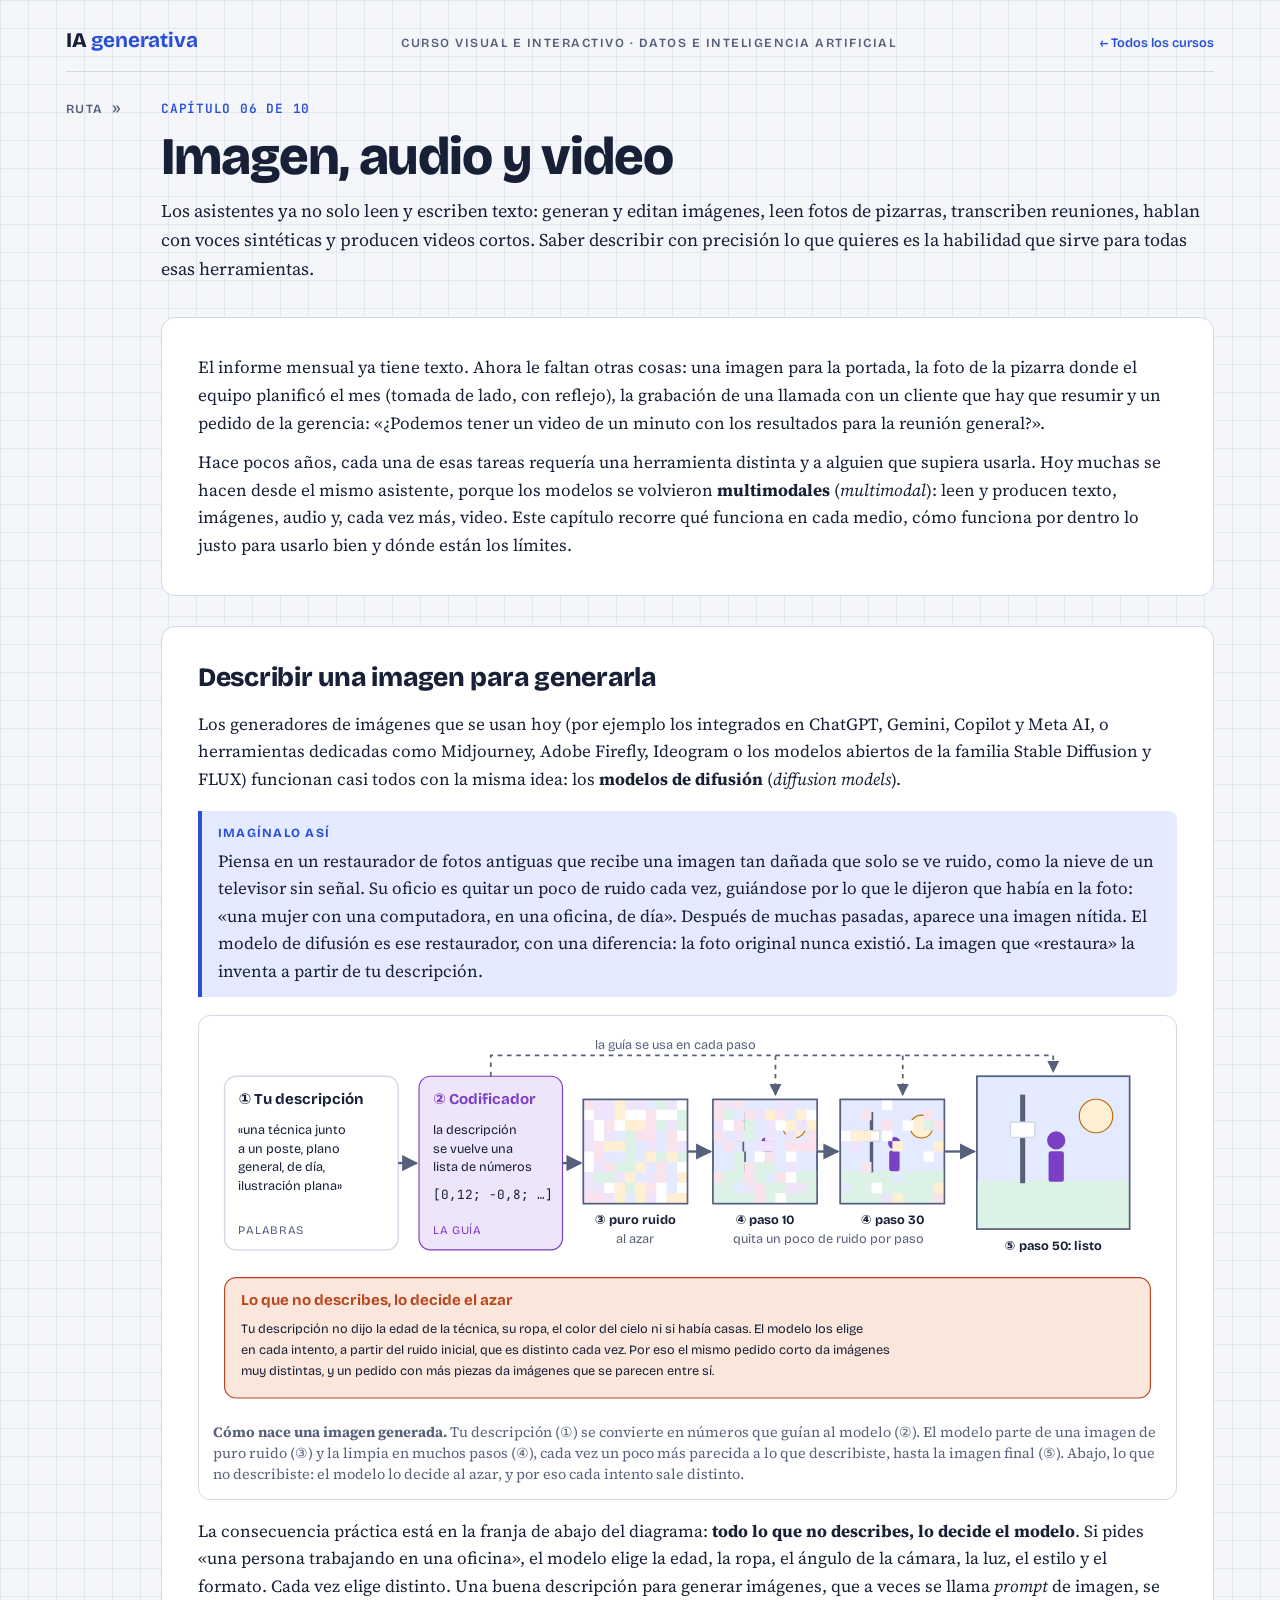
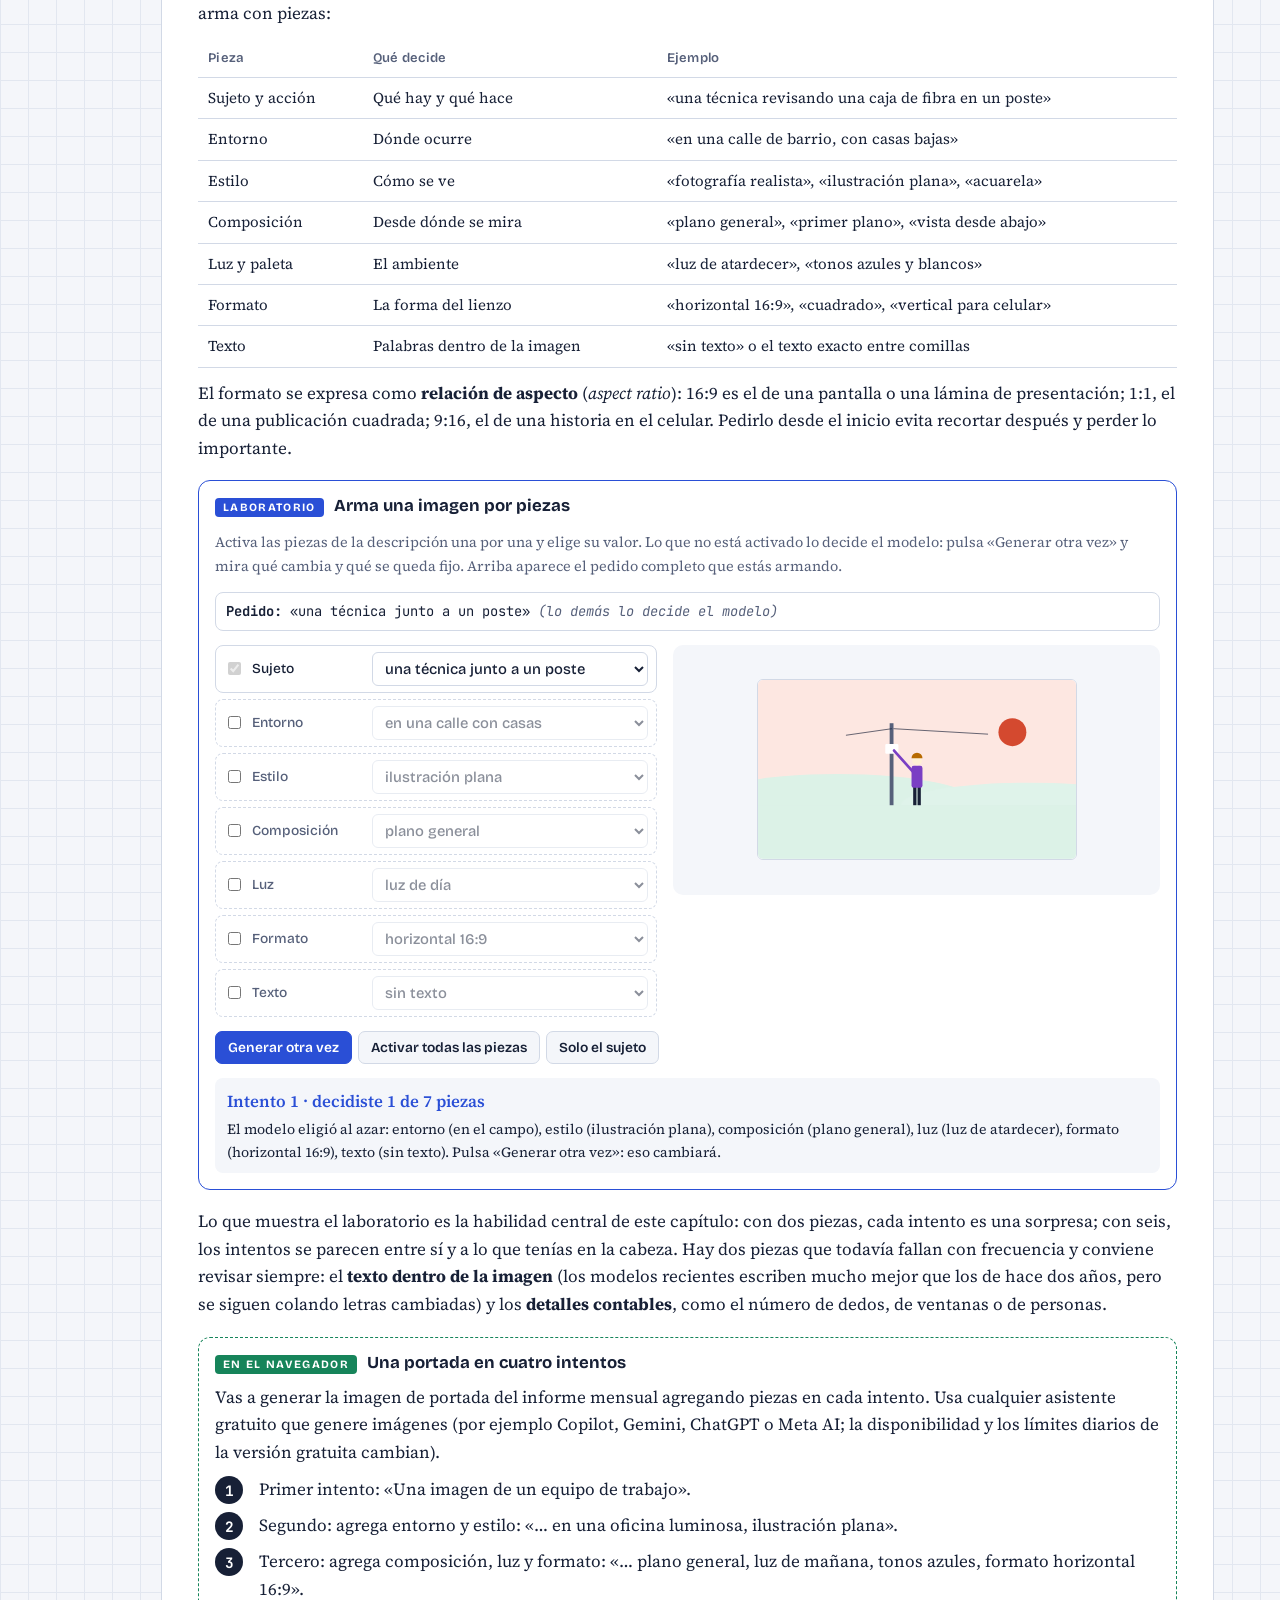
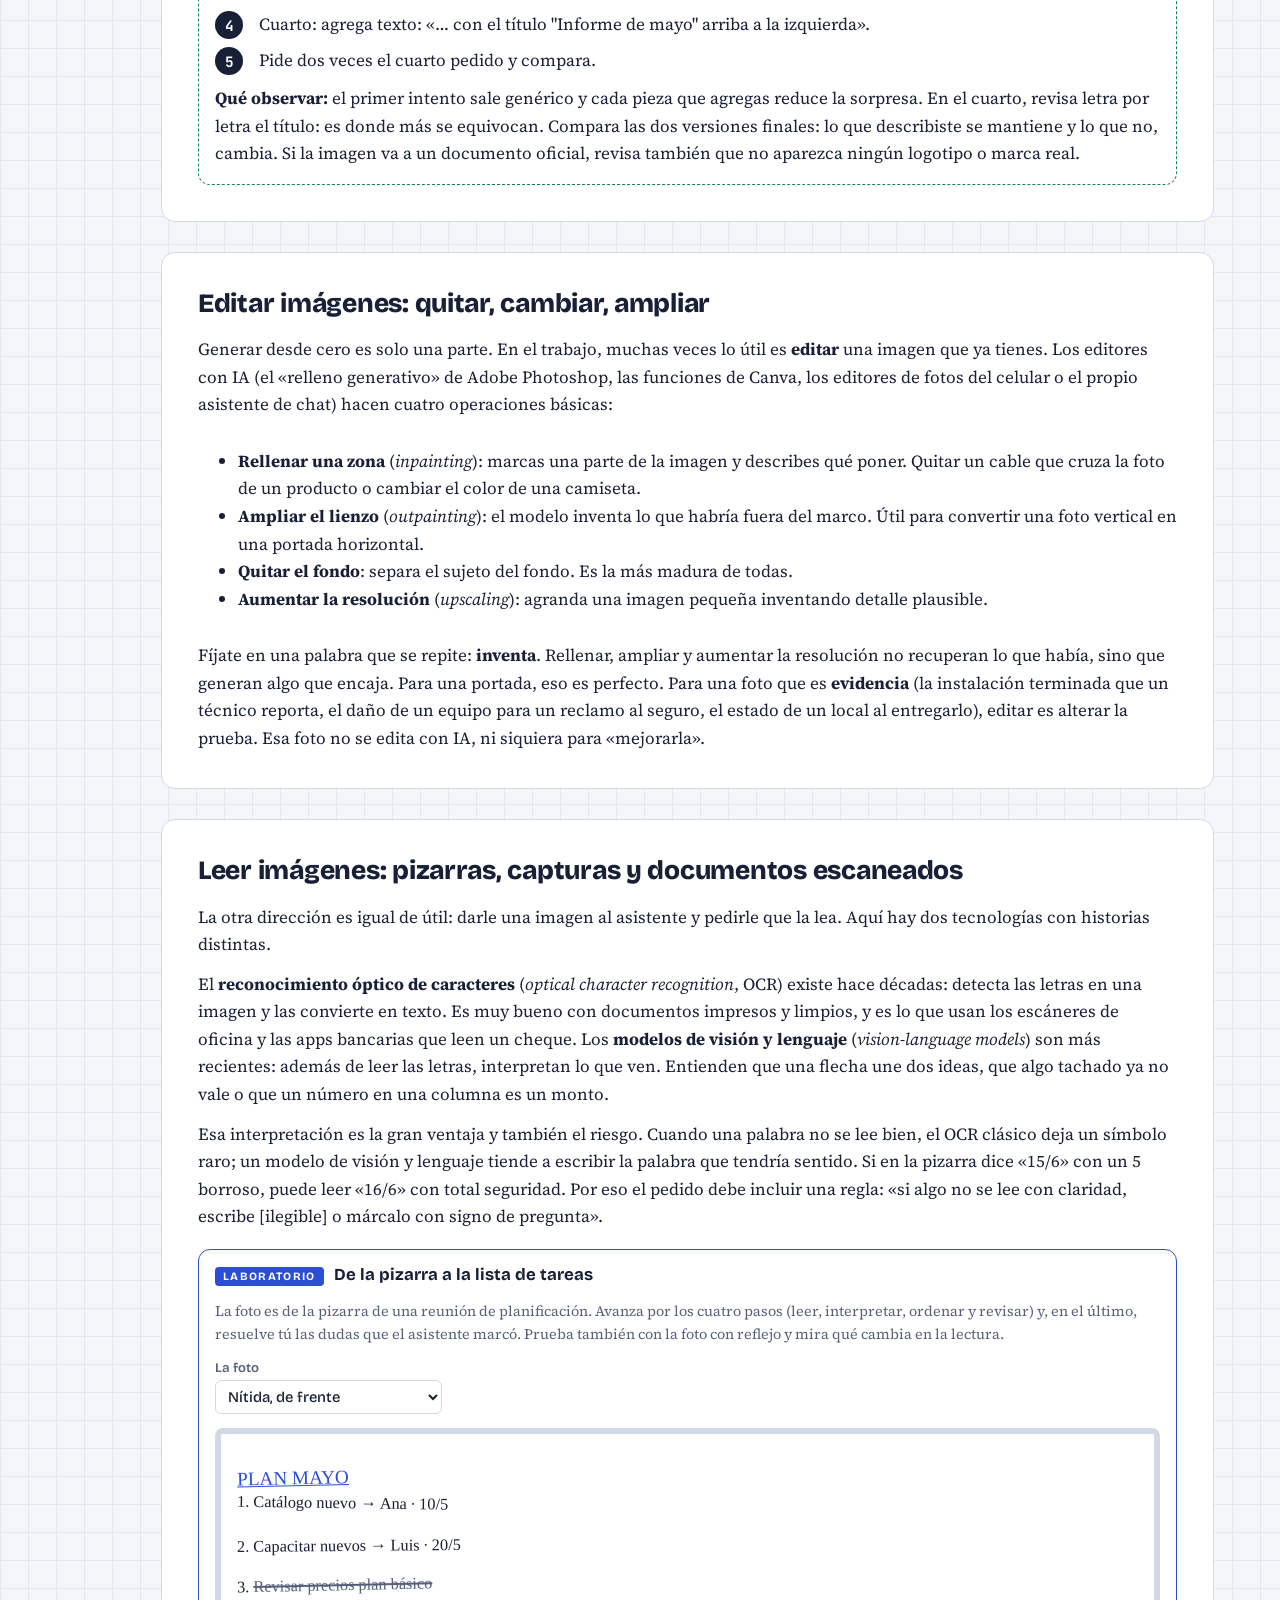
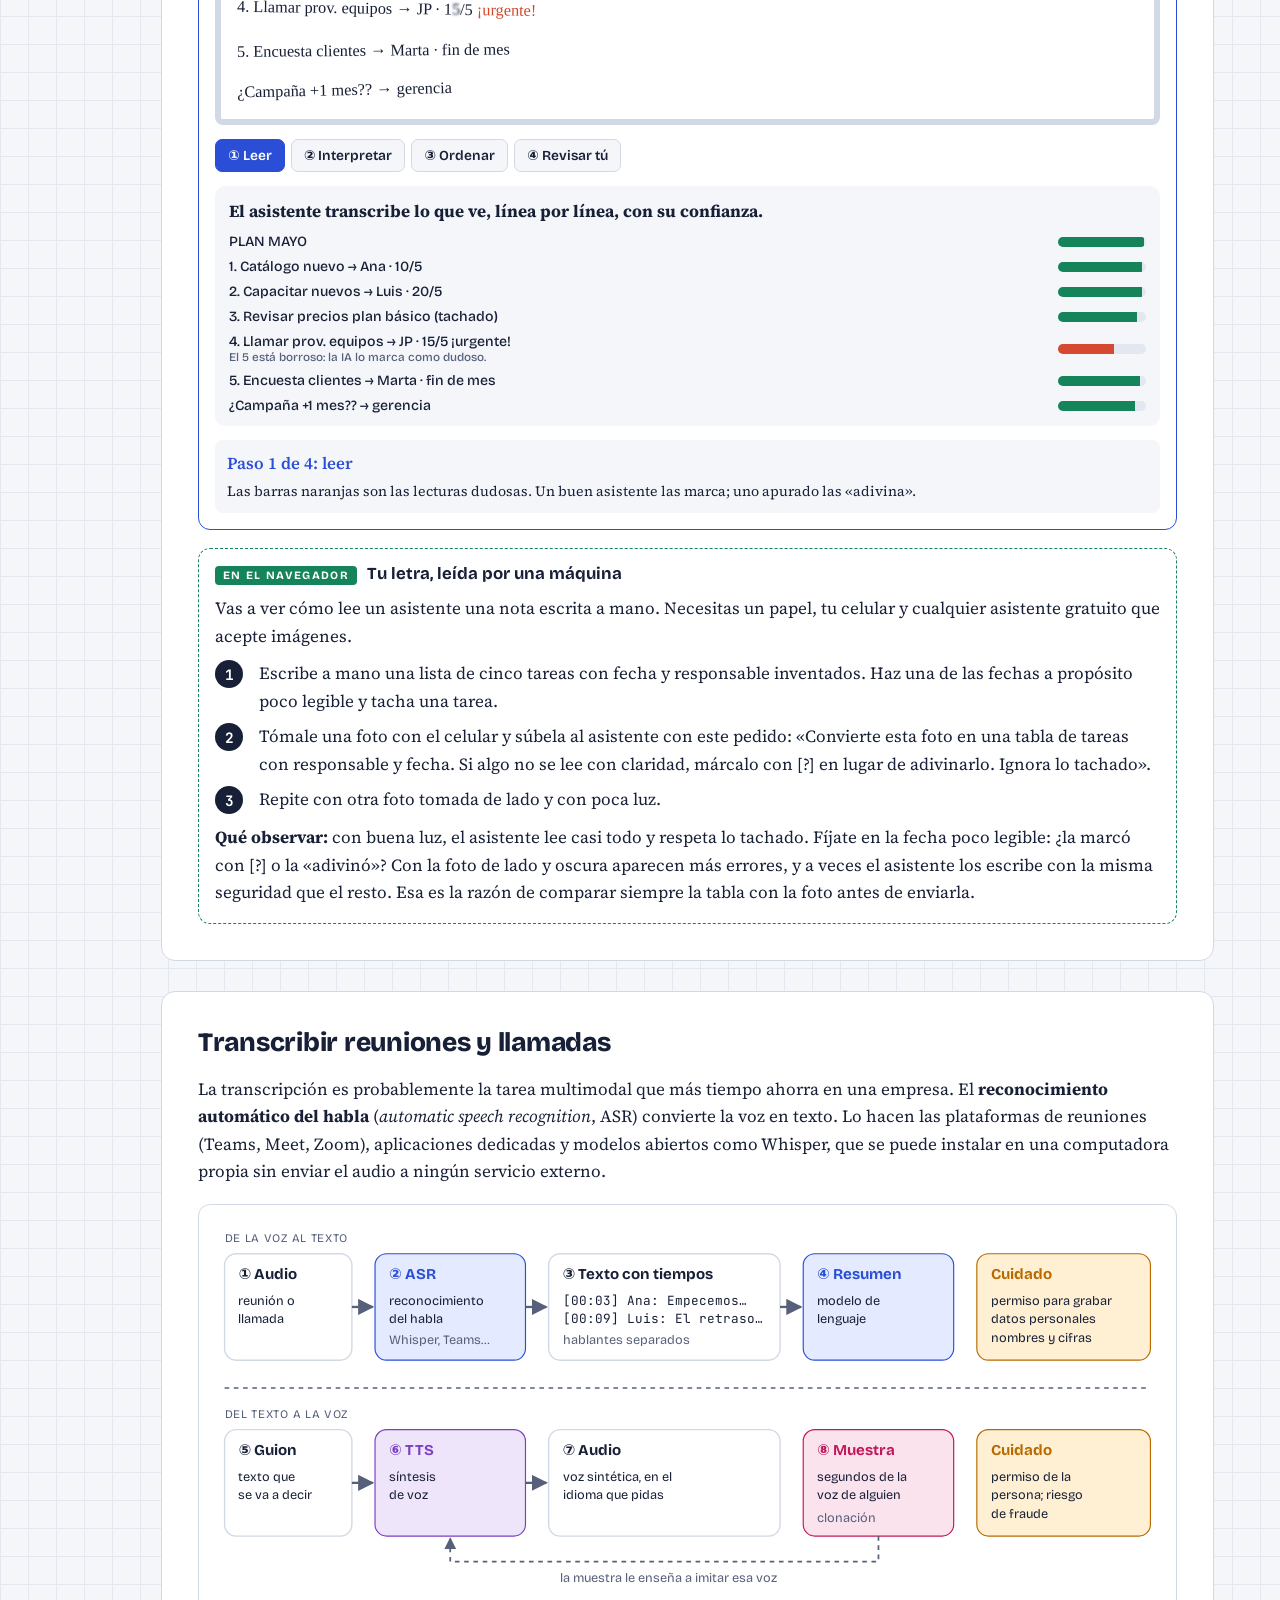
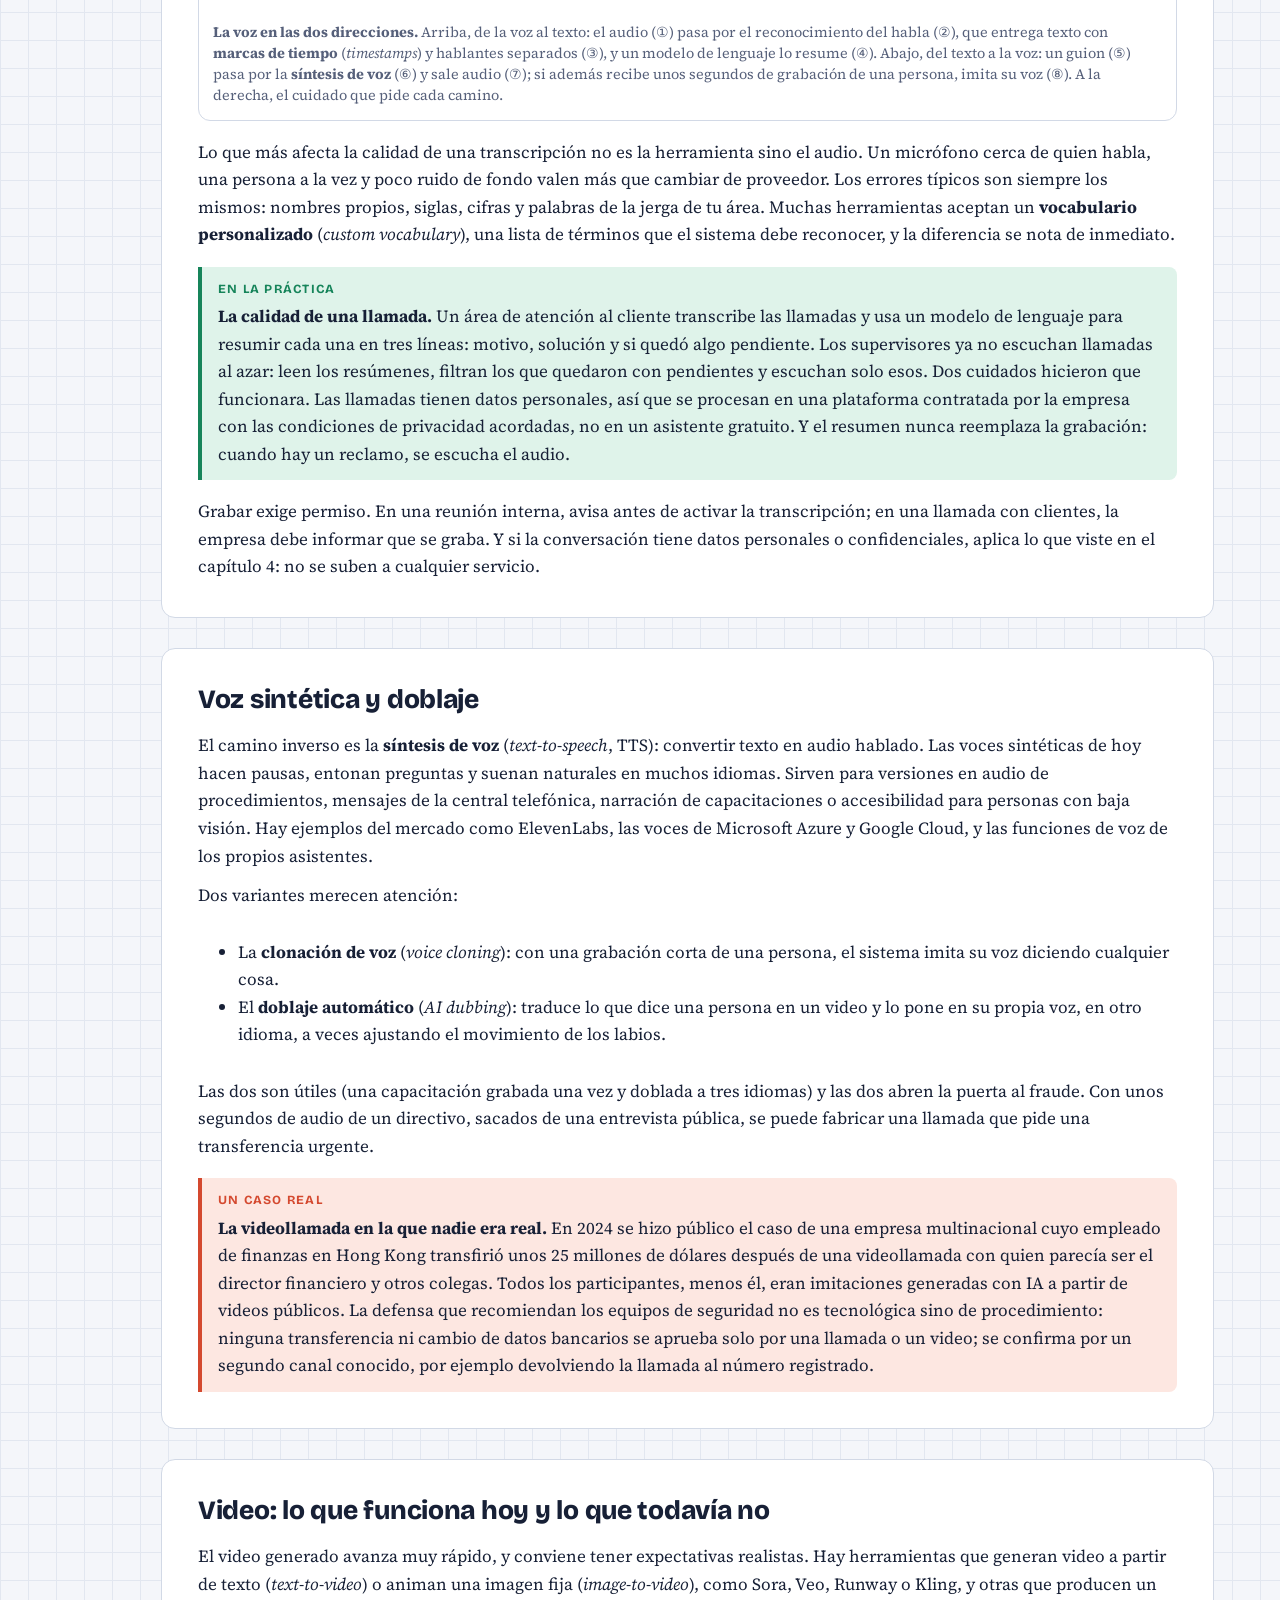
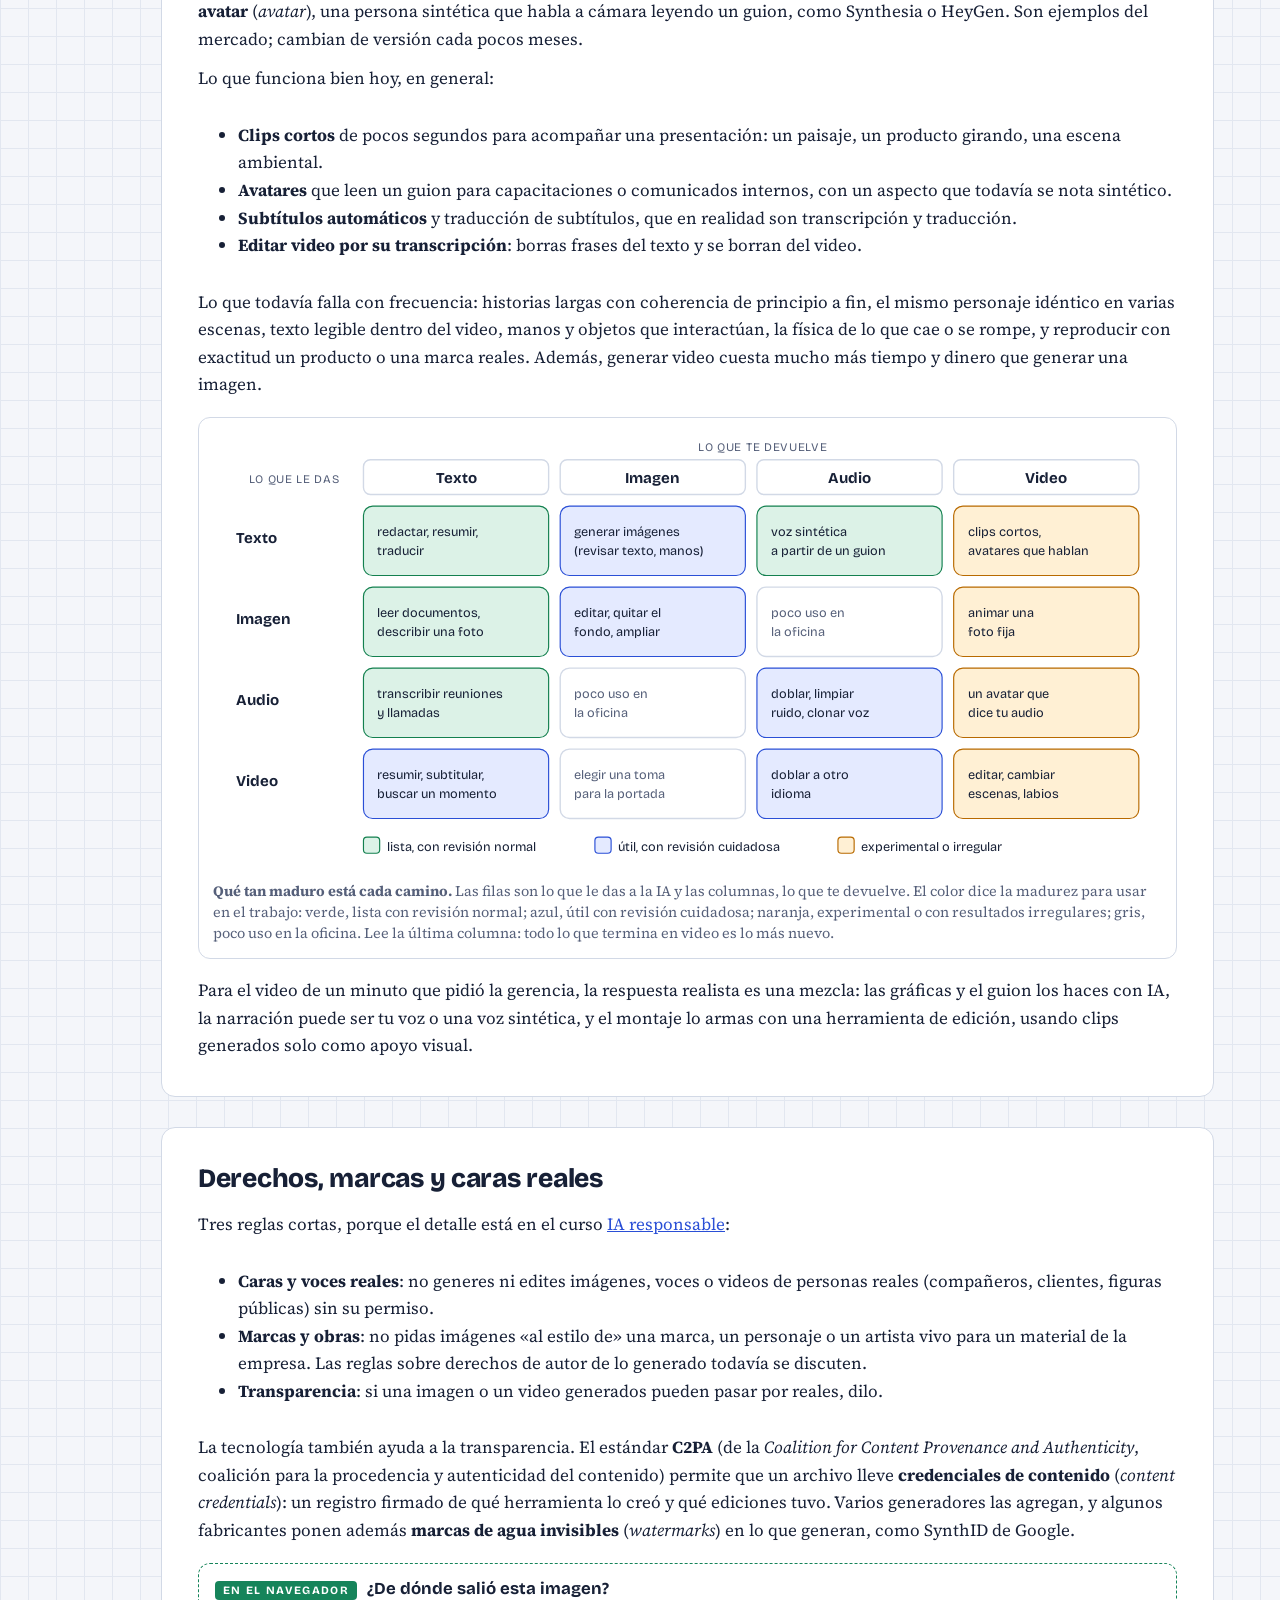
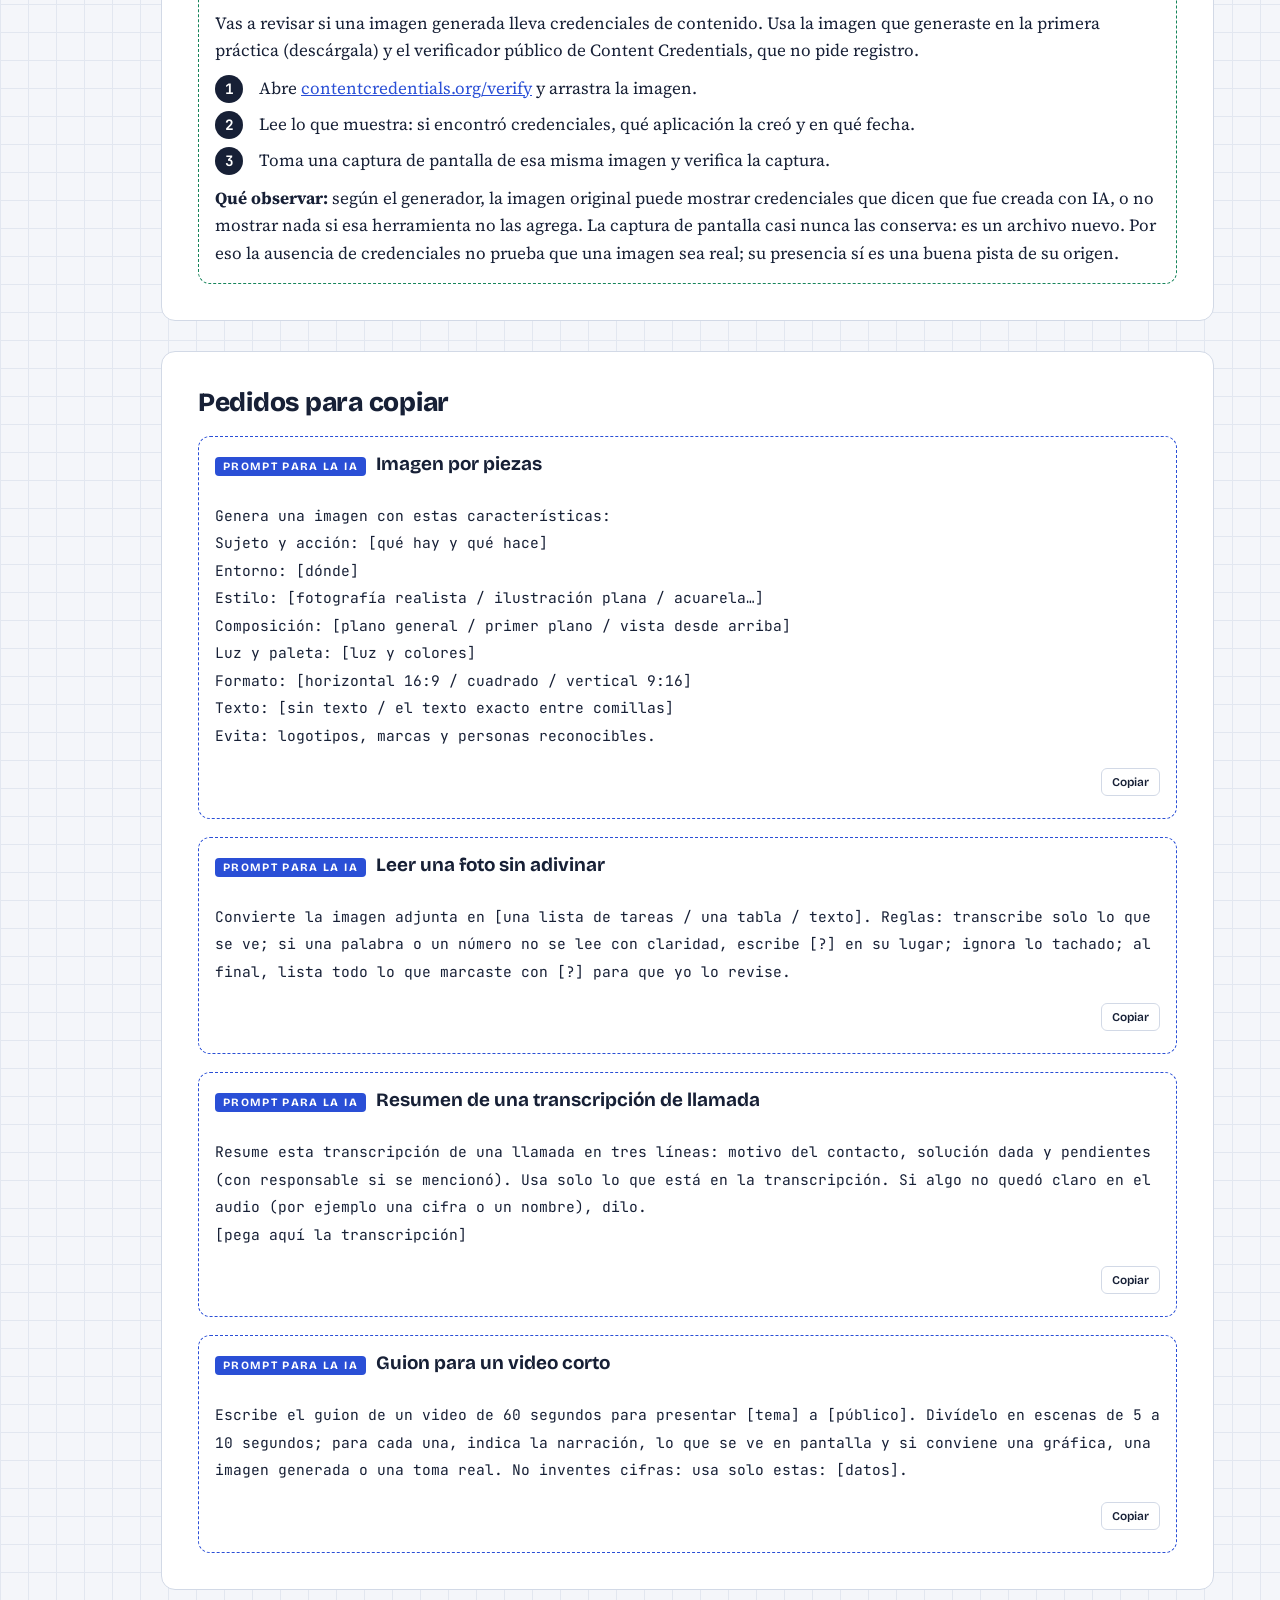
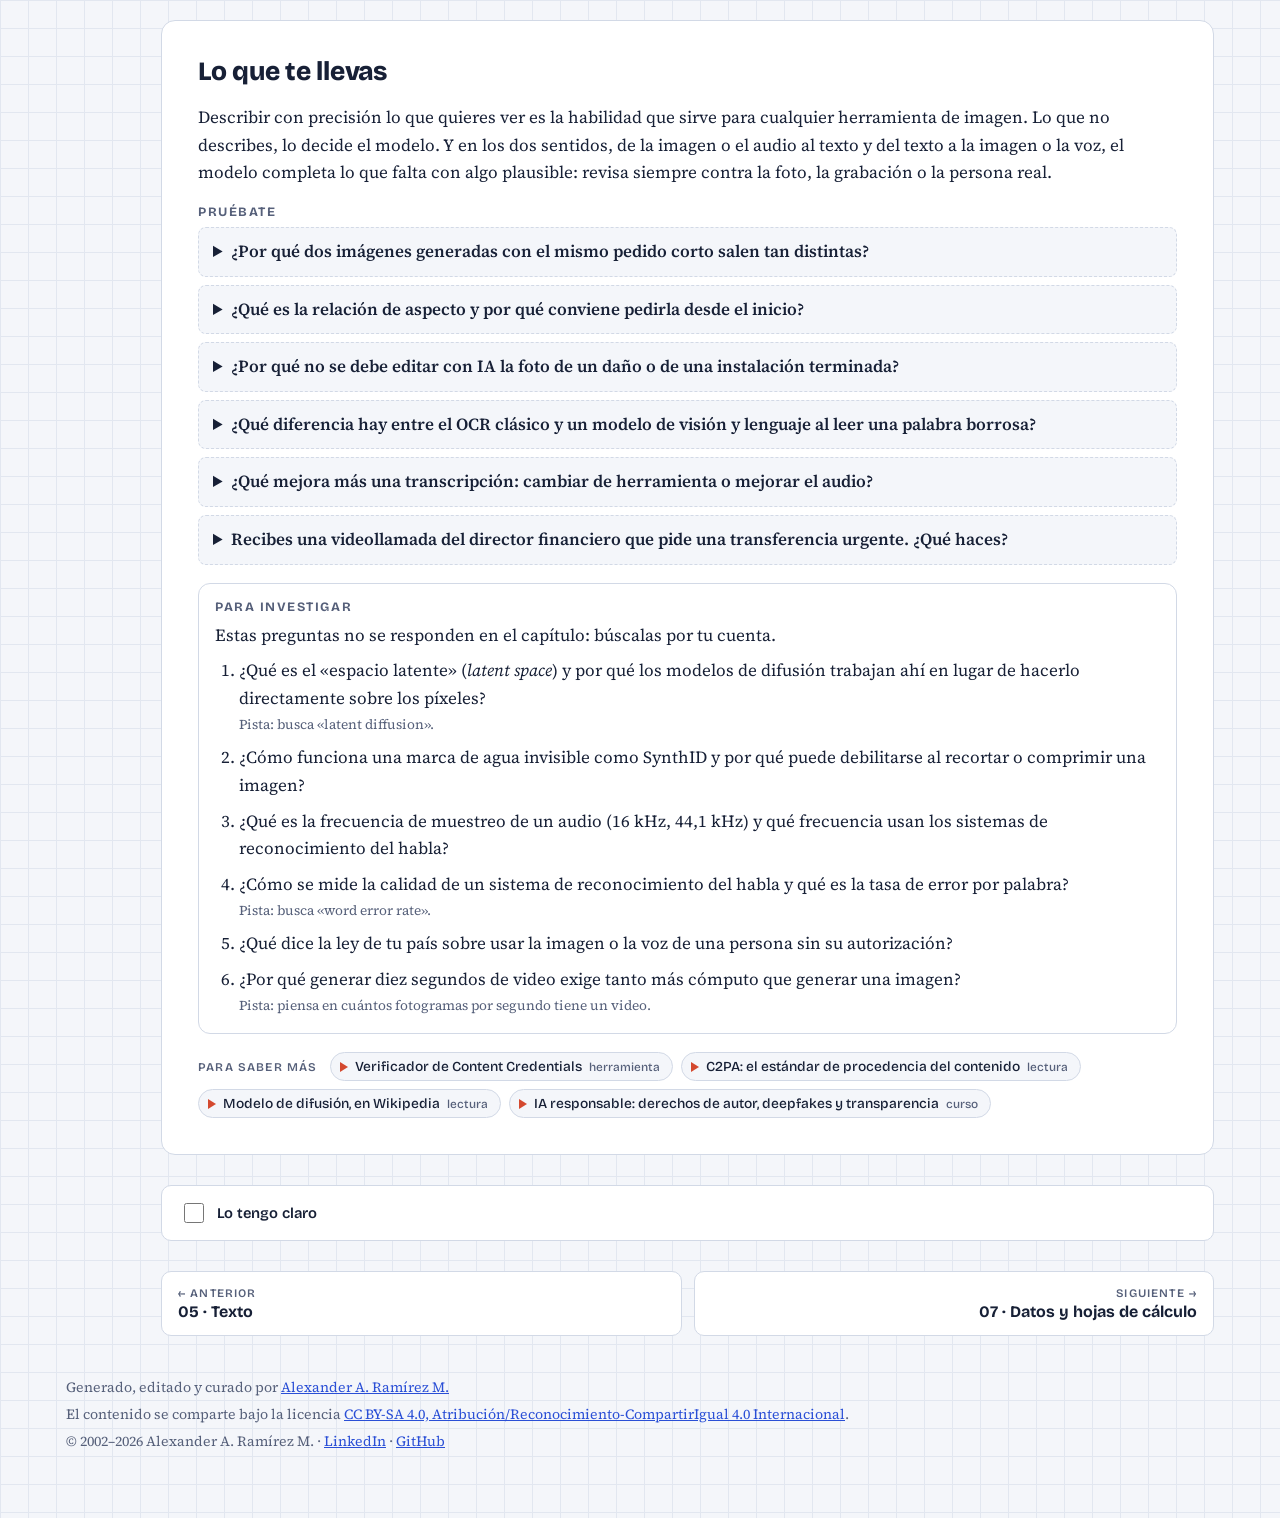
<file: 06-imagen-audio-y-video.html>
<!doctype html>
<html lang="es">
<head>
<!-- Google Tag Manager -->
<script>(function(w,d,s,l,i){w[l]=w[l]||[];w[l].push({'gtm.start':
new Date().getTime(),event:'gtm.js'});var f=d.getElementsByTagName(s)[0],
j=d.createElement(s),dl=l!='dataLayer'?'&l='+l:'';j.async=true;j.src=
'https://www.googletagmanager.com/gtm.js?id='+i+dl;f.parentNode.insertBefore(j,f);
})(window,document,'script','dataLayer','GTM-KX76XF8R');</script>
<!-- End Google Tag Manager -->
<meta charset="utf-8">
<meta name="viewport" content="width=device-width, initial-scale=1, viewport-fit=cover">
<title>Imagen, audio y video · IA generativa · IA generativa</title>
<meta name="claude:viewport-fit-sides" content="cover">
<meta name="description" content="Usar la IA generativa en el trabajo, sin tecnicismos: qué puede y qué no, cómo pedir bien, cómo verificar, qué hacer con texto, imágenes y datos, casos por área y cómo llevarla a tu equipo.">
<link rel="preconnect" href="https://fonts.googleapis.com">
<link rel="preconnect" href="https://fonts.gstatic.com" crossorigin>
<link rel="stylesheet" href="https://fonts.googleapis.com/css2?family=Bricolage+Grotesque:opsz,wght@12..96,500;12..96,700;12..96,800&family=JetBrains+Mono:wght@400;600&family=Source+Serif+4:ital,opsz,wght@0,8..60,400;0,8..60,600;1,8..60,400;1,8..60,600&display=swap">
<link rel="stylesheet" href="assets/style.css">
</head>
<body>
<!-- Google Tag Manager (noscript) -->
<noscript><iframe src="https://www.googletagmanager.com/ns.html?id=GTM-KX76XF8R"
height="0" width="0" style="display:none;visibility:hidden"></iframe></noscript>
<!-- End Google Tag Manager (noscript) -->
<div class="wrap" data-page="imagen-audio-y-video">
<header class="topbar"><a class="brand" href="index.html">IA <b>generativa</b></a><span class="eyebrow">Curso visual e interactivo · Datos e inteligencia artificial</span><a class="al-sitio" href="https://aaramirez.github.io/">← Todos los cursos</a></header>
<div class="layout">
<nav class="toc" id="toc" aria-label="Ruta de aprendizaje"></nav>
<main>
<header class="page-head"><span class="num">CAPÍTULO 06 DE 10</span><h1>Imagen, audio y video</h1><p class="lede">Los asistentes ya no solo leen y escriben texto: generan y editan imágenes, leen fotos de pizarras, transcriben reuniones, hablan con voces sintéticas y producen videos cortos. Saber describir con precisión lo que quieres es la habilidad que sirve para todas esas herramientas.</p></header>
<section><div class="prose"><p>El informe mensual ya tiene texto. Ahora le faltan otras cosas: una imagen para la portada, la foto de la pizarra donde el equipo planificó el mes (tomada de lado, con reflejo), la grabación de una llamada con un cliente que hay que resumir y un pedido de la gerencia: «¿Podemos tener un video de un minuto con los resultados para la reunión general?».</p><p>Hace pocos años, cada una de esas tareas requería una herramienta distinta y a alguien que supiera usarla. Hoy muchas se hacen desde el mismo asistente, porque los modelos se volvieron <b>multimodales</b> (<i>multimodal</i>): leen y producen texto, imágenes, audio y, cada vez más, video. Este capítulo recorre qué funciona en cada medio, cómo funciona por dentro lo justo para usarlo bien y dónde están los límites.</p></div></section>
<section><h2>Describir una imagen para generarla</h2><div class="prose"><p>Los generadores de imágenes que se usan hoy (por ejemplo los integrados en ChatGPT, Gemini, Copilot y Meta AI, o herramientas dedicadas como Midjourney, Adobe Firefly, Ideogram o los modelos abiertos de la familia Stable Diffusion y FLUX) funcionan casi todos con la misma idea: los <b>modelos de difusión</b> (<i>diffusion models</i>).</p></div><div class="analogia"><b>Imagínalo así</b><p>Piensa en un restaurador de fotos antiguas que recibe una imagen tan dañada que solo se ve ruido, como la nieve de un televisor sin señal. Su oficio es quitar un poco de ruido cada vez, guiándose por lo que le dijeron que había en la foto: «una mujer con una computadora, en una oficina, de día». Después de muchas pasadas, aparece una imagen nítida. El modelo de difusión es ese restaurador, con una diferencia: la foto original nunca existió. La imagen que «restaura» la inventa a partir de tu descripción.</p></div><figure class="fig fig-esquema" id="06-diagrama-1"><div class="lienzo"><svg viewBox="0 0 820 330" style="min-width:680px" role="img" aria-label="Cómo genera una imagen un modelo de difusión: la descripción se convierte en números que guían al modelo, que parte de puro ruido y lo limpia en muchos pasos hasta la imagen final">
  <defs>
    <marker id="g6d1-fl" viewBox="0 0 10 10" refX="9" refY="5" markerWidth="7" markerHeight="7" orient="auto-start-reverse"><path d="M0 0 10 5 0 10z" class="fl-muted"/></marker>
  </defs>
  <rect x="10" y="40" width="150" height="150" rx="10" class="caja"/>
  <text x="22" y="64" class="t t-b">① Tu descripción</text>
  <text x="22" y="90" class="t t-s">«una técnica junto</text>
  <text x="22" y="106" class="t t-s">a un poste, plano</text>
  <text x="22" y="122" class="t t-s">general, de día,</text>
  <text x="22" y="138" class="t t-s">ilustración plana»</text>
  <text x="22" y="176" class="t t-xs t-m">PALABRAS</text>
  <rect x="178" y="40" width="124" height="150" rx="10" class="c-tra"/>
  <text x="190" y="64" class="t t-b k-tra">② Codificador</text>
  <text x="190" y="90" class="t t-s">la descripción</text>
  <text x="190" y="106" class="t t-s">se vuelve una</text>
  <text x="190" y="122" class="t t-s">lista de números</text>
  <text x="190" y="146" class="t t-s t-mono">[0,12; −0,8; …]</text>
  <text x="190" y="176" class="t t-xs k-tra">LA GUÍA</text>
  <line x1="160" y1="115" x2="176" y2="115" class="ln" style="stroke-width:2" marker-end="url(#g6d1-fl)"/>
  <path d="M302 115 H318" class="ln" style="stroke-width:2" marker-end="url(#g6d1-fl)"/>
  <path d="M240 40 V22 H726 V36" class="ln ln-d" style="stroke-width:1.5" marker-end="url(#g6d1-fl)"/>
  <path d="M486 22 V56" class="ln ln-d" style="stroke-width:1.5" marker-end="url(#g6d1-fl)"/>
  <path d="M596 22 V56" class="ln ln-d" style="stroke-width:1.5" marker-end="url(#g6d1-fl)"/>
  <text x="330" y="16" class="t t-s t-m">la guía se usa en cada paso</text>
  <g>
  <rect x="320" y="60" width="90" height="90" class="c-red" style="stroke-width:1"/>
  <rect x="320.0" y="60.0" width="9.0" height="9.0" class="c-apl" style="stroke-width:0"/>
  <rect x="320.0" y="69.0" width="9.0" height="9.0" class="caja" style="stroke-width:0"/>
  <rect x="320.0" y="78.0" width="9.0" height="9.0" class="c-tra" style="stroke-width:0"/>
  <rect x="320.0" y="87.0" width="9.0" height="9.0" class="c-tra" style="stroke-width:0"/>
  <rect x="320.0" y="96.0" width="9.0" height="9.0" class="c-tra" style="stroke-width:0"/>
  <rect x="320.0" y="105.0" width="9.0" height="9.0" class="caja" style="stroke-width:0"/>
  <rect x="320.0" y="114.0" width="9.0" height="9.0" class="caja" style="stroke-width:0"/>
  <rect x="320.0" y="123.0" width="9.0" height="9.0" class="c-tra" style="stroke-width:0"/>
  <rect x="320.0" y="132.0" width="9.0" height="9.0" class="c-tra" style="stroke-width:0"/>
  <rect x="320.0" y="141.0" width="9.0" height="9.0" class="c-apl" style="stroke-width:0"/>
  <rect x="329.0" y="60.0" width="9.0" height="9.0" class="c-tra" style="stroke-width:0"/>
  <rect x="329.0" y="69.0" width="9.0" height="9.0" class="c-tra" style="stroke-width:0"/>
  <rect x="329.0" y="78.0" width="9.0" height="9.0" class="caja" style="stroke-width:0"/>
  <rect x="329.0" y="87.0" width="9.0" height="9.0" class="caja" style="stroke-width:0"/>
  <rect x="329.0" y="96.0" width="9.0" height="9.0" class="c-apl" style="stroke-width:0"/>
  <rect x="329.0" y="105.0" width="9.0" height="9.0" class="c-apl" style="stroke-width:0"/>
  <rect x="329.0" y="114.0" width="9.0" height="9.0" class="c-tra" style="stroke-width:0"/>
  <rect x="329.0" y="123.0" width="9.0" height="9.0" class="c-enl" style="stroke-width:0"/>
  <rect x="329.0" y="132.0" width="9.0" height="9.0" class="c-tra" style="stroke-width:0"/>
  <rect x="329.0" y="141.0" width="9.0" height="9.0" class="c-apl" style="stroke-width:0"/>
  <rect x="338.0" y="60.0" width="9.0" height="9.0" class="c-tra" style="stroke-width:0"/>
  <rect x="338.0" y="69.0" width="9.0" height="9.0" class="c-tra" style="stroke-width:0"/>
  <rect x="338.0" y="78.0" width="9.0" height="9.0" class="c-apl" style="stroke-width:0"/>
  <rect x="338.0" y="87.0" width="9.0" height="9.0" class="c-tra" style="stroke-width:0"/>
  <rect x="338.0" y="96.0" width="9.0" height="9.0" class="c-fis" style="stroke-width:0"/>
  <rect x="338.0" y="105.0" width="9.0" height="9.0" class="c-red" style="stroke-width:0"/>
  <rect x="338.0" y="114.0" width="9.0" height="9.0" class="c-apl" style="stroke-width:0"/>
  <rect x="338.0" y="123.0" width="9.0" height="9.0" class="c-enl" style="stroke-width:0"/>
  <rect x="338.0" y="132.0" width="9.0" height="9.0" class="caja" style="stroke-width:0"/>
  <rect x="338.0" y="141.0" width="9.0" height="9.0" class="c-tra" style="stroke-width:0"/>
  <rect x="347.0" y="60.0" width="9.0" height="9.0" class="c-fis" style="stroke-width:0"/>
  <rect x="347.0" y="69.0" width="9.0" height="9.0" class="c-fis" style="stroke-width:0"/>
  <rect x="347.0" y="78.0" width="9.0" height="9.0" class="caja" style="stroke-width:0"/>
  <rect x="347.0" y="87.0" width="9.0" height="9.0" class="c-red" style="stroke-width:0"/>
  <rect x="347.0" y="96.0" width="9.0" height="9.0" class="c-fis" style="stroke-width:0"/>
  <rect x="347.0" y="105.0" width="9.0" height="9.0" class="c-red" style="stroke-width:0"/>
  <rect x="347.0" y="114.0" width="9.0" height="9.0" class="c-enl" style="stroke-width:0"/>
  <rect x="347.0" y="123.0" width="9.0" height="9.0" class="c-tra" style="stroke-width:0"/>
  <rect x="347.0" y="132.0" width="9.0" height="9.0" class="c-fis" style="stroke-width:0"/>
  <rect x="347.0" y="141.0" width="9.0" height="9.0" class="c-fis" style="stroke-width:0"/>
  <rect x="356.0" y="60.0" width="9.0" height="9.0" class="c-tra" style="stroke-width:0"/>
  <rect x="356.0" y="69.0" width="9.0" height="9.0" class="caja" style="stroke-width:0"/>
  <rect x="356.0" y="78.0" width="9.0" height="9.0" class="c-fis" style="stroke-width:0"/>
  <rect x="356.0" y="87.0" width="9.0" height="9.0" class="c-enl" style="stroke-width:0"/>
  <rect x="356.0" y="96.0" width="9.0" height="9.0" class="c-enl" style="stroke-width:0"/>
  <rect x="356.0" y="105.0" width="9.0" height="9.0" class="c-enl" style="stroke-width:0"/>
  <rect x="356.0" y="114.0" width="9.0" height="9.0" class="c-enl" style="stroke-width:0"/>
  <rect x="356.0" y="123.0" width="9.0" height="9.0" class="c-fis" style="stroke-width:0"/>
  <rect x="356.0" y="132.0" width="9.0" height="9.0" class="c-enl" style="stroke-width:0"/>
  <rect x="356.0" y="141.0" width="9.0" height="9.0" class="c-red" style="stroke-width:0"/>
  <rect x="365.0" y="60.0" width="9.0" height="9.0" class="c-tra" style="stroke-width:0"/>
  <rect x="365.0" y="69.0" width="9.0" height="9.0" class="caja" style="stroke-width:0"/>
  <rect x="365.0" y="78.0" width="9.0" height="9.0" class="c-fis" style="stroke-width:0"/>
  <rect x="365.0" y="87.0" width="9.0" height="9.0" class="c-apl" style="stroke-width:0"/>
  <rect x="365.0" y="96.0" width="9.0" height="9.0" class="c-red" style="stroke-width:0"/>
  <rect x="365.0" y="105.0" width="9.0" height="9.0" class="c-red" style="stroke-width:0"/>
  <rect x="365.0" y="114.0" width="9.0" height="9.0" class="c-fis" style="stroke-width:0"/>
  <rect x="365.0" y="123.0" width="9.0" height="9.0" class="c-red" style="stroke-width:0"/>
  <rect x="365.0" y="132.0" width="9.0" height="9.0" class="c-fis" style="stroke-width:0"/>
  <rect x="365.0" y="141.0" width="9.0" height="9.0" class="c-fis" style="stroke-width:0"/>
  <rect x="374.0" y="60.0" width="9.0" height="9.0" class="c-red" style="stroke-width:0"/>
  <rect x="374.0" y="69.0" width="9.0" height="9.0" class="c-apl" style="stroke-width:0"/>
  <rect x="374.0" y="78.0" width="9.0" height="9.0" class="c-apl" style="stroke-width:0"/>
  <rect x="374.0" y="87.0" width="9.0" height="9.0" class="c-apl" style="stroke-width:0"/>
  <rect x="374.0" y="96.0" width="9.0" height="9.0" class="c-tra" style="stroke-width:0"/>
  <rect x="374.0" y="105.0" width="9.0" height="9.0" class="c-fis" style="stroke-width:0"/>
  <rect x="374.0" y="114.0" width="9.0" height="9.0" class="c-red" style="stroke-width:0"/>
  <rect x="374.0" y="123.0" width="9.0" height="9.0" class="c-tra" style="stroke-width:0"/>
  <rect x="374.0" y="132.0" width="9.0" height="9.0" class="c-apl" style="stroke-width:0"/>
  <rect x="374.0" y="141.0" width="9.0" height="9.0" class="c-tra" style="stroke-width:0"/>
  <rect x="383.0" y="60.0" width="9.0" height="9.0" class="c-enl" style="stroke-width:0"/>
  <rect x="383.0" y="69.0" width="9.0" height="9.0" class="caja" style="stroke-width:0"/>
  <rect x="383.0" y="78.0" width="9.0" height="9.0" class="c-enl" style="stroke-width:0"/>
  <rect x="383.0" y="87.0" width="9.0" height="9.0" class="c-red" style="stroke-width:0"/>
  <rect x="383.0" y="96.0" width="9.0" height="9.0" class="c-red" style="stroke-width:0"/>
  <rect x="383.0" y="105.0" width="9.0" height="9.0" class="c-enl" style="stroke-width:0"/>
  <rect x="383.0" y="114.0" width="9.0" height="9.0" class="c-apl" style="stroke-width:0"/>
  <rect x="383.0" y="123.0" width="9.0" height="9.0" class="c-apl" style="stroke-width:0"/>
  <rect x="383.0" y="132.0" width="9.0" height="9.0" class="caja" style="stroke-width:0"/>
  <rect x="383.0" y="141.0" width="9.0" height="9.0" class="caja" style="stroke-width:0"/>
  <rect x="392.0" y="60.0" width="9.0" height="9.0" class="c-tra" style="stroke-width:0"/>
  <rect x="392.0" y="69.0" width="9.0" height="9.0" class="caja" style="stroke-width:0"/>
  <rect x="392.0" y="78.0" width="9.0" height="9.0" class="c-tra" style="stroke-width:0"/>
  <rect x="392.0" y="87.0" width="9.0" height="9.0" class="c-apl" style="stroke-width:0"/>
  <rect x="392.0" y="96.0" width="9.0" height="9.0" class="c-apl" style="stroke-width:0"/>
  <rect x="392.0" y="105.0" width="9.0" height="9.0" class="c-fis" style="stroke-width:0"/>
  <rect x="392.0" y="114.0" width="9.0" height="9.0" class="c-red" style="stroke-width:0"/>
  <rect x="392.0" y="123.0" width="9.0" height="9.0" class="c-red" style="stroke-width:0"/>
  <rect x="392.0" y="132.0" width="9.0" height="9.0" class="c-red" style="stroke-width:0"/>
  <rect x="392.0" y="141.0" width="9.0" height="9.0" class="c-fis" style="stroke-width:0"/>
  <rect x="401.0" y="60.0" width="9.0" height="9.0" class="caja" style="stroke-width:0"/>
  <rect x="401.0" y="69.0" width="9.0" height="9.0" class="c-enl" style="stroke-width:0"/>
  <rect x="401.0" y="78.0" width="9.0" height="9.0" class="c-enl" style="stroke-width:0"/>
  <rect x="401.0" y="87.0" width="9.0" height="9.0" class="caja" style="stroke-width:0"/>
  <rect x="401.0" y="96.0" width="9.0" height="9.0" class="c-tra" style="stroke-width:0"/>
  <rect x="401.0" y="105.0" width="9.0" height="9.0" class="c-enl" style="stroke-width:0"/>
  <rect x="401.0" y="114.0" width="9.0" height="9.0" class="caja" style="stroke-width:0"/>
  <rect x="401.0" y="123.0" width="9.0" height="9.0" class="c-fis" style="stroke-width:0"/>
  <rect x="401.0" y="132.0" width="9.0" height="9.0" class="caja" style="stroke-width:0"/>
  <rect x="401.0" y="141.0" width="9.0" height="9.0" class="c-fis" style="stroke-width:0"/>
  <rect x="320" y="60" width="90" height="90" fill="none" class="ln"/>
  </g>
  <g>
  <rect x="432" y="60" width="90" height="90" class="c-red" style="stroke-width:1"/>
  <rect x="432" y="121.2" width="90" height="28.8" class="c-enl" style="stroke-width:0"/>
  <circle cx="502.2" cy="83.4" r="9.9" class="c-fis"/>
  <line x1="459.0" y1="70.8" x2="459.0" y2="123.0" class="ln" style="stroke-width:3.0"/>
  <rect x="451.8" y="87.0" width="14.4" height="9.0" class="caja"/>
  <circle cx="478.8" cy="97.8" r="5.4" class="k-tra"/>
  <rect x="474.3" y="104.1" width="9.0" height="18.0" rx="2" class="k-tra"/>
  <rect x="432.0" y="60.0" width="9.0" height="9.0" class="c-apl" style="stroke-width:0"/>
  <rect x="432.0" y="69.0" width="9.0" height="9.0" class="c-apl" style="stroke-width:0"/>
  <rect x="432.0" y="78.0" width="9.0" height="9.0" class="c-tra" style="stroke-width:0"/>
  <rect x="432.0" y="87.0" width="9.0" height="9.0" class="c-apl" style="stroke-width:0"/>
  <rect x="432.0" y="123.0" width="9.0" height="9.0" class="c-apl" style="stroke-width:0"/>
  <rect x="441.0" y="60.0" width="9.0" height="9.0" class="c-tra" style="stroke-width:0"/>
  <rect x="441.0" y="69.0" width="9.0" height="9.0" class="c-enl" style="stroke-width:0"/>
  <rect x="441.0" y="78.0" width="9.0" height="9.0" class="caja" style="stroke-width:0"/>
  <rect x="441.0" y="96.0" width="9.0" height="9.0" class="c-apl" style="stroke-width:0"/>
  <rect x="441.0" y="123.0" width="9.0" height="9.0" class="c-enl" style="stroke-width:0"/>
  <rect x="450.0" y="60.0" width="9.0" height="9.0" class="c-apl" style="stroke-width:0"/>
  <rect x="450.0" y="69.0" width="9.0" height="9.0" class="c-red" style="stroke-width:0"/>
  <rect x="450.0" y="78.0" width="9.0" height="9.0" class="c-apl" style="stroke-width:0"/>
  <rect x="450.0" y="87.0" width="9.0" height="9.0" class="c-tra" style="stroke-width:0"/>
  <rect x="450.0" y="105.0" width="9.0" height="9.0" class="c-enl" style="stroke-width:0"/>
  <rect x="450.0" y="114.0" width="9.0" height="9.0" class="c-enl" style="stroke-width:0"/>
  <rect x="450.0" y="123.0" width="9.0" height="9.0" class="c-enl" style="stroke-width:0"/>
  <rect x="450.0" y="132.0" width="9.0" height="9.0" class="c-red" style="stroke-width:0"/>
  <rect x="459.0" y="69.0" width="9.0" height="9.0" class="c-apl" style="stroke-width:0"/>
  <rect x="459.0" y="78.0" width="9.0" height="9.0" class="c-enl" style="stroke-width:0"/>
  <rect x="459.0" y="87.0" width="9.0" height="9.0" class="c-enl" style="stroke-width:0"/>
  <rect x="459.0" y="96.0" width="9.0" height="9.0" class="c-red" style="stroke-width:0"/>
  <rect x="459.0" y="114.0" width="9.0" height="9.0" class="c-apl" style="stroke-width:0"/>
  <rect x="459.0" y="123.0" width="9.0" height="9.0" class="c-apl" style="stroke-width:0"/>
  <rect x="459.0" y="132.0" width="9.0" height="9.0" class="c-tra" style="stroke-width:0"/>
  <rect x="468.0" y="69.0" width="9.0" height="9.0" class="c-tra" style="stroke-width:0"/>
  <rect x="468.0" y="96.0" width="9.0" height="9.0" class="c-tra" style="stroke-width:0"/>
  <rect x="468.0" y="105.0" width="9.0" height="9.0" class="caja" style="stroke-width:0"/>
  <rect x="468.0" y="114.0" width="9.0" height="9.0" class="c-enl" style="stroke-width:0"/>
  <rect x="468.0" y="132.0" width="9.0" height="9.0" class="c-apl" style="stroke-width:0"/>
  <rect x="468.0" y="141.0" width="9.0" height="9.0" class="c-apl" style="stroke-width:0"/>
  <rect x="477.0" y="69.0" width="9.0" height="9.0" class="c-fis" style="stroke-width:0"/>
  <rect x="477.0" y="78.0" width="9.0" height="9.0" class="c-tra" style="stroke-width:0"/>
  <rect x="477.0" y="87.0" width="9.0" height="9.0" class="c-tra" style="stroke-width:0"/>
  <rect x="477.0" y="96.0" width="9.0" height="9.0" class="c-tra" style="stroke-width:0"/>
  <rect x="477.0" y="105.0" width="9.0" height="9.0" class="c-apl" style="stroke-width:0"/>
  <rect x="477.0" y="114.0" width="9.0" height="9.0" class="c-enl" style="stroke-width:0"/>
  <rect x="477.0" y="123.0" width="9.0" height="9.0" class="c-red" style="stroke-width:0"/>
  <rect x="486.0" y="60.0" width="9.0" height="9.0" class="c-tra" style="stroke-width:0"/>
  <rect x="486.0" y="69.0" width="9.0" height="9.0" class="c-apl" style="stroke-width:0"/>
  <rect x="486.0" y="78.0" width="9.0" height="9.0" class="caja" style="stroke-width:0"/>
  <rect x="486.0" y="123.0" width="9.0" height="9.0" class="c-apl" style="stroke-width:0"/>
  <rect x="486.0" y="132.0" width="9.0" height="9.0" class="c-enl" style="stroke-width:0"/>
  <rect x="486.0" y="141.0" width="9.0" height="9.0" class="caja" style="stroke-width:0"/>
  <rect x="495.0" y="60.0" width="9.0" height="9.0" class="c-tra" style="stroke-width:0"/>
  <rect x="495.0" y="69.0" width="9.0" height="9.0" class="c-red" style="stroke-width:0"/>
  <rect x="495.0" y="87.0" width="9.0" height="9.0" class="c-tra" style="stroke-width:0"/>
  <rect x="495.0" y="96.0" width="9.0" height="9.0" class="c-apl" style="stroke-width:0"/>
  <rect x="495.0" y="105.0" width="9.0" height="9.0" class="caja" style="stroke-width:0"/>
  <rect x="495.0" y="114.0" width="9.0" height="9.0" class="c-tra" style="stroke-width:0"/>
  <rect x="495.0" y="123.0" width="9.0" height="9.0" class="caja" style="stroke-width:0"/>
  <rect x="495.0" y="132.0" width="9.0" height="9.0" class="c-tra" style="stroke-width:0"/>
  <rect x="504.0" y="69.0" width="9.0" height="9.0" class="c-fis" style="stroke-width:0"/>
  <rect x="504.0" y="78.0" width="9.0" height="9.0" class="c-tra" style="stroke-width:0"/>
  <rect x="504.0" y="96.0" width="9.0" height="9.0" class="c-apl" style="stroke-width:0"/>
  <rect x="504.0" y="132.0" width="9.0" height="9.0" class="c-tra" style="stroke-width:0"/>
  <rect x="513.0" y="60.0" width="9.0" height="9.0" class="c-red" style="stroke-width:0"/>
  <rect x="513.0" y="69.0" width="9.0" height="9.0" class="caja" style="stroke-width:0"/>
  <rect x="513.0" y="78.0" width="9.0" height="9.0" class="c-fis" style="stroke-width:0"/>
  <rect x="513.0" y="87.0" width="9.0" height="9.0" class="c-apl" style="stroke-width:0"/>
  <rect x="513.0" y="96.0" width="9.0" height="9.0" class="c-apl" style="stroke-width:0"/>
  <rect x="513.0" y="132.0" width="9.0" height="9.0" class="c-enl" style="stroke-width:0"/>
  <rect x="432" y="60" width="90" height="90" fill="none" class="ln"/>
  </g>
  <g>
  <rect x="542" y="60" width="90" height="90" class="c-red" style="stroke-width:1"/>
  <rect x="542" y="121.2" width="90" height="28.8" class="c-enl" style="stroke-width:0"/>
  <circle cx="612.2" cy="83.4" r="9.9" class="c-fis"/>
  <line x1="569.0" y1="70.8" x2="569.0" y2="123.0" class="ln" style="stroke-width:3.0"/>
  <rect x="561.8" y="87.0" width="14.4" height="9.0" class="caja"/>
  <circle cx="588.8" cy="97.8" r="5.4" class="k-tra"/>
  <rect x="584.3" y="104.1" width="9.0" height="18.0" rx="2" class="k-tra"/>
  <rect x="542.0" y="78.0" width="9.0" height="9.0" class="c-red" style="stroke-width:0"/>
  <rect x="542.0" y="87.0" width="9.0" height="9.0" class="caja" style="stroke-width:0"/>
  <rect x="542.0" y="132.0" width="9.0" height="9.0" class="c-red" style="stroke-width:0"/>
  <rect x="551.0" y="87.0" width="9.0" height="9.0" class="c-fis" style="stroke-width:0"/>
  <rect x="551.0" y="96.0" width="9.0" height="9.0" class="c-tra" style="stroke-width:0"/>
  <rect x="560.0" y="69.0" width="9.0" height="9.0" class="c-apl" style="stroke-width:0"/>
  <rect x="560.0" y="87.0" width="9.0" height="9.0" class="c-fis" style="stroke-width:0"/>
  <rect x="560.0" y="114.0" width="9.0" height="9.0" class="c-apl" style="stroke-width:0"/>
  <rect x="569.0" y="132.0" width="9.0" height="9.0" class="caja" style="stroke-width:0"/>
  <rect x="578.0" y="60.0" width="9.0" height="9.0" class="caja" style="stroke-width:0"/>
  <rect x="578.0" y="78.0" width="9.0" height="9.0" class="c-apl" style="stroke-width:0"/>
  <rect x="578.0" y="87.0" width="9.0" height="9.0" class="caja" style="stroke-width:0"/>
  <rect x="578.0" y="141.0" width="9.0" height="9.0" class="c-tra" style="stroke-width:0"/>
  <rect x="587.0" y="96.0" width="9.0" height="9.0" class="c-fis" style="stroke-width:0"/>
  <rect x="587.0" y="123.0" width="9.0" height="9.0" class="c-red" style="stroke-width:0"/>
  <rect x="587.0" y="141.0" width="9.0" height="9.0" class="c-fis" style="stroke-width:0"/>
  <rect x="596.0" y="78.0" width="9.0" height="9.0" class="caja" style="stroke-width:0"/>
  <rect x="596.0" y="105.0" width="9.0" height="9.0" class="c-red" style="stroke-width:0"/>
  <rect x="596.0" y="114.0" width="9.0" height="9.0" class="c-red" style="stroke-width:0"/>
  <rect x="596.0" y="123.0" width="9.0" height="9.0" class="c-enl" style="stroke-width:0"/>
  <rect x="614.0" y="69.0" width="9.0" height="9.0" class="c-apl" style="stroke-width:0"/>
  <rect x="614.0" y="78.0" width="9.0" height="9.0" class="c-enl" style="stroke-width:0"/>
  <rect x="614.0" y="105.0" width="9.0" height="9.0" class="caja" style="stroke-width:0"/>
  <rect x="623.0" y="78.0" width="9.0" height="9.0" class="c-apl" style="stroke-width:0"/>
  <rect x="623.0" y="87.0" width="9.0" height="9.0" class="c-red" style="stroke-width:0"/>
  <rect x="623.0" y="96.0" width="9.0" height="9.0" class="c-fis" style="stroke-width:0"/>
  <rect x="623.0" y="132.0" width="9.0" height="9.0" class="c-fis" style="stroke-width:0"/>
  <rect x="623.0" y="141.0" width="9.0" height="9.0" class="c-apl" style="stroke-width:0"/>
  <rect x="542" y="60" width="90" height="90" fill="none" class="ln"/>
  </g>
  <g>
  <rect x="660" y="40" width="132" height="132" class="c-red" style="stroke-width:1"/>
  <rect x="660" y="129.8" width="132" height="42.2" class="c-enl" style="stroke-width:0"/>
  <circle cx="763.0" cy="74.3" r="14.5" class="c-fis"/>
  <line x1="699.6" y1="55.8" x2="699.6" y2="132.4" class="ln" style="stroke-width:4.4"/>
  <rect x="689.0" y="79.6" width="21.1" height="13.2" class="caja"/>
  <circle cx="728.6" cy="95.4" r="7.9" class="k-tra"/>
  <rect x="722.0" y="104.7" width="13.2" height="26.4" rx="2" class="k-tra"/>
  <rect x="660" y="40" width="132" height="132" fill="none" class="ln"/>
  </g>
  <line x1="410" y1="105" x2="430" y2="105" class="ln" style="stroke-width:2" marker-end="url(#g6d1-fl)"/>
  <line x1="522" y1="105" x2="540" y2="105" class="ln" style="stroke-width:2" marker-end="url(#g6d1-fl)"/>
  <line x1="632" y1="105" x2="658" y2="105" class="ln" style="stroke-width:2" marker-end="url(#g6d1-fl)"/>
  <text x="365" y="168" class="t t-s t-b" text-anchor="middle">③ puro ruido</text>
  <text x="477" y="168" class="t t-s t-b" text-anchor="middle">④ paso 10</text>
  <text x="587" y="168" class="t t-s t-b" text-anchor="middle">④ paso 30</text>
  <text x="726" y="190" class="t t-s t-b" text-anchor="middle">⑤ paso 50: listo</text>
  <text x="365" y="184" class="t t-s t-m" text-anchor="middle">al azar</text>
  <text x="532" y="184" class="t t-s t-m" text-anchor="middle">quita un poco de ruido por paso</text>
  <rect x="10" y="214" width="800" height="104" rx="10" class="d-sis"/>
  <text x="24" y="238" class="t t-b k-sis">Lo que no describes, lo decide el azar</text>
  <text x="24" y="262" class="t t-s">Tu descripción no dijo la edad de la técnica, su ropa, el color del cielo ni si había casas. El modelo los elige</text>
  <text x="24" y="280" class="t t-s">en cada intento, a partir del ruido inicial, que es distinto cada vez. Por eso el mismo pedido corto da imágenes</text>
  <text x="24" y="298" class="t t-s">muy distintas, y un pedido con más piezas da imágenes que se parecen entre sí.</text>
</svg></div><figcaption><b>Cómo nace una imagen generada.</b> Tu descripción (①) se convierte en números que guían al modelo (②). El modelo parte de una imagen de puro ruido (③) y la limpia en muchos pasos (④), cada vez un poco más parecida a lo que describiste, hasta la imagen final (⑤). Abajo, lo que no describiste: el modelo lo decide al azar, y por eso cada intento sale distinto.</figcaption></figure><div class="prose"><p>La consecuencia práctica está en la franja de abajo del diagrama: <b>todo lo que no describes, lo decide el modelo</b>. Si pides «una persona trabajando en una oficina», el modelo elige la edad, la ropa, el ángulo de la cámara, la luz, el estilo y el formato. Cada vez elige distinto. Una buena descripción para generar imágenes, que a veces se llama <i>prompt</i> de imagen, se arma con piezas:</p><div class="tbl"><table><thead><tr><th>Pieza</th><th>Qué decide</th><th>Ejemplo</th></tr></thead><tbody><tr><td>Sujeto y acción</td><td>Qué hay y qué hace</td><td>«una técnica revisando una caja de fibra en un poste»</td></tr><tr><td>Entorno</td><td>Dónde ocurre</td><td>«en una calle de barrio, con casas bajas»</td></tr><tr><td>Estilo</td><td>Cómo se ve</td><td>«fotografía realista», «ilustración plana», «acuarela»</td></tr><tr><td>Composición</td><td>Desde dónde se mira</td><td>«plano general», «primer plano», «vista desde abajo»</td></tr><tr><td>Luz y paleta</td><td>El ambiente</td><td>«luz de atardecer», «tonos azules y blancos»</td></tr><tr><td>Formato</td><td>La forma del lienzo</td><td>«horizontal 16:9», «cuadrado», «vertical para celular»</td></tr><tr><td>Texto</td><td>Palabras dentro de la imagen</td><td>«sin texto» o el texto exacto entre comillas</td></tr></tbody></table></div><p>El formato se expresa como <b>relación de aspecto</b> (<i>aspect ratio</i>): 16:9 es el de una pantalla o una lámina de presentación; 1:1, el de una publicación cuadrada; 9:16, el de una historia en el celular. Pedirlo desde el inicio evita recortar después y perder lo importante.</p></div><div class="lab" id="06-lab-1"><div class="lab-title"><span class="tag">Laboratorio</span><h3>Arma una imagen por piezas</h3></div><p class="hint">Activa las piezas de la descripción una por una y elige su valor. Lo que no está activado lo decide el modelo: pulsa «Generar otra vez» y mira qué cambia y qué se queda fijo. Arriba aparece el pedido completo que estás armando.</p><style>
[id="06-lab-1"] .c6l1-grid{display:grid;grid-template-columns:minmax(0,1fr) minmax(0,1.1fr);gap:16px;align-items:start}
@media (max-width:720px){[id="06-lab-1"] .c6l1-grid{grid-template-columns:minmax(0,1fr)}}
[id="06-lab-1"] .c6l1-piezas{display:grid;gap:6px}
[id="06-lab-1"] .c6l1-p{display:grid;grid-template-columns:auto minmax(0,7rem) minmax(0,1fr);gap:8px;align-items:center;padding:6px 8px;border:1px solid var(--line);border-radius:8px;background:var(--card);font:500 .86rem var(--f-display)}
[id="06-lab-1"] .c6l1-p.off{background:transparent;border-style:dashed;color:var(--muted)}
[id="06-lab-1"] .c6l1-p select{min-width:0;width:100%}
[id="06-lab-1"] .c6l1-p.off select{opacity:.5}
@media (max-width:420px){[id="06-lab-1"] .c6l1-p{grid-template-columns:auto minmax(0,1fr)}[id="06-lab-1"] .c6l1-p select{grid-column:1/-1}}
[id="06-lab-1"] .c6l1-lienzo{display:grid;place-items:center;background:var(--paper);border-radius:10px;padding:10px;min-height:250px}
[id="06-lab-1"] .c6l1-lienzo svg{display:block;max-width:100%;height:auto;max-height:330px;border-radius:6px;border:1px solid var(--line)}
[id="06-lab-1"] .c6l1-pedido{font:.86rem/1.5 var(--f-mono);background:var(--card);border:1px solid var(--line);border-radius:8px;padding:8px 10px;overflow-wrap:anywhere}
[id="06-lab-1"] .c6l1-pedido .az{color:var(--muted);font-style:italic}
</style>
<div class="c6l1-pedido" id="c6l1-pedido" aria-live="polite"></div>
<div class="c6l1-grid">
  <div class="c6l1-piezas" id="c6l1-piezas"></div>
  <div class="c6l1-lienzo" id="c6l1-lienzo" role="img" aria-label="Imagen generada"></div>
</div>
<div class="btns"><button class="primary" id="c6l1-gen">Generar otra vez</button><button id="c6l1-todo">Activar todas las piezas</button><button id="c6l1-nada">Solo el sujeto</button></div>
<div class="readout texto" id="c6l1-out" aria-live="polite"></div></div><div class="prose"><p>Lo que muestra el laboratorio es la habilidad central de este capítulo: con dos piezas, cada intento es una sorpresa; con seis, los intentos se parecen entre sí y a lo que tenías en la cabeza. Hay dos piezas que todavía fallan con frecuencia y conviene revisar siempre: el <b>texto dentro de la imagen</b> (los modelos recientes escriben mucho mejor que los de hace dos años, pero se siguen colando letras cambiadas) y los <b>detalles contables</b>, como el número de dedos, de ventanas o de personas.</p></div><div class="practica"><div class="practica-title"><span class="tag">En el navegador</span><h3>Una portada en cuatro intentos</h3></div><p>Vas a generar la imagen de portada del informe mensual agregando piezas en cada intento. Usa cualquier asistente gratuito que genere imágenes (por ejemplo Copilot, Gemini, ChatGPT o Meta AI; la disponibilidad y los límites diarios de la versión gratuita cambian).</p><ol class="steps"><li><span>Primer intento: «Una imagen de un equipo de trabajo».</span></li><li><span>Segundo: agrega entorno y estilo: «… en una oficina luminosa, ilustración plana».</span></li><li><span>Tercero: agrega composición, luz y formato: «… plano general, luz de mañana, tonos azules, formato horizontal 16:9».</span></li><li><span>Cuarto: agrega texto: «… con el título "Informe de mayo" arriba a la izquierda».</span></li><li><span>Pide dos veces el cuarto pedido y compara.</span></li></ol><p><b>Qué observar:</b> el primer intento sale genérico y cada pieza que agregas reduce la sorpresa. En el cuarto, revisa letra por letra el título: es donde más se equivocan. Compara las dos versiones finales: lo que describiste se mantiene y lo que no, cambia. Si la imagen va a un documento oficial, revisa también que no aparezca ningún logotipo o marca real.</p></div></section>
<section><h2>Editar imágenes: quitar, cambiar, ampliar</h2><div class="prose"><p>Generar desde cero es solo una parte. En el trabajo, muchas veces lo útil es <b>editar</b> una imagen que ya tienes. Los editores con IA (el «relleno generativo» de Adobe Photoshop, las funciones de Canva, los editores de fotos del celular o el propio asistente de chat) hacen cuatro operaciones básicas:</p><ul><li><b>Rellenar una zona</b> (<i>inpainting</i>): marcas una parte de la imagen y describes qué poner. Quitar un cable que cruza la foto de un producto o cambiar el color de una camiseta.</li><li><b>Ampliar el lienzo</b> (<i>outpainting</i>): el modelo inventa lo que habría fuera del marco. Útil para convertir una foto vertical en una portada horizontal.</li><li><b>Quitar el fondo</b>: separa el sujeto del fondo. Es la más madura de todas.</li><li><b>Aumentar la resolución</b> (<i>upscaling</i>): agranda una imagen pequeña inventando detalle plausible.</li></ul><p>Fíjate en una palabra que se repite: <b>inventa</b>. Rellenar, ampliar y aumentar la resolución no recuperan lo que había, sino que generan algo que encaja. Para una portada, eso es perfecto. Para una foto que es <b>evidencia</b> (la instalación terminada que un técnico reporta, el daño de un equipo para un reclamo al seguro, el estado de un local al entregarlo), editar es alterar la prueba. Esa foto no se edita con IA, ni siquiera para «mejorarla».</p></div></section>
<section><h2>Leer imágenes: pizarras, capturas y documentos escaneados</h2><div class="prose"><p>La otra dirección es igual de útil: darle una imagen al asistente y pedirle que la lea. Aquí hay dos tecnologías con historias distintas.</p><p>El <b>reconocimiento óptico de caracteres</b> (<i>optical character recognition</i>, OCR) existe hace décadas: detecta las letras en una imagen y las convierte en texto. Es muy bueno con documentos impresos y limpios, y es lo que usan los escáneres de oficina y las apps bancarias que leen un cheque. Los <b>modelos de visión y lenguaje</b> (<i>vision-language models</i>) son más recientes: además de leer las letras, interpretan lo que ven. Entienden que una flecha une dos ideas, que algo tachado ya no vale o que un número en una columna es un monto.</p><p>Esa interpretación es la gran ventaja y también el riesgo. Cuando una palabra no se lee bien, el OCR clásico deja un símbolo raro; un modelo de visión y lenguaje tiende a escribir la palabra que tendría sentido. Si en la pizarra dice «15/6» con un 5 borroso, puede leer «16/6» con total seguridad. Por eso el pedido debe incluir una regla: «si algo no se lee con claridad, escribe [ilegible] o márcalo con signo de pregunta».</p></div><div class="lab" id="06-lab-2"><div class="lab-title"><span class="tag">Laboratorio</span><h3>De la pizarra a la lista de tareas</h3></div><p class="hint">La foto es de la pizarra de una reunión de planificación. Avanza por los cuatro pasos (leer, interpretar, ordenar y revisar) y, en el último, resuelve tú las dudas que el asistente marcó. Prueba también con la foto con reflejo y mira qué cambia en la lectura.</p><style>
[id="06-lab-2"] .c6l2-piz{position:relative;background:var(--card);border:6px solid var(--line);border-radius:8px;padding:14px 16px 16px;font:500 1.02rem/1.9 "Segoe Print","Bradley Hand","Comic Sans MS",cursive;color:var(--ink);overflow:hidden}
[id="06-lab-2"] .c6l2-piz .ti{font-size:1.2rem;text-decoration:underline;color:var(--accent)}
[id="06-lab-2"] .c6l2-piz div{overflow-wrap:anywhere;margin:4px 0}
[id="06-lab-2"] .c6l2-piz .r1{transform:rotate(-1.2deg)} [id="06-lab-2"] .c6l2-piz .r2{transform:rotate(.8deg)} [id="06-lab-2"] .c6l2-piz .r3{transform:rotate(-.5deg)}
[id="06-lab-2"] .c6l2-piz s{color:var(--muted);text-decoration-thickness:2px}
[id="06-lab-2"] .c6l2-piz .bor{filter:blur(1.1px)}
[id="06-lab-2"] .c6l2-piz .urg{color:var(--warm)}
[id="06-lab-2"] .c6l2-piz .ref{position:absolute;left:34%;top:46%;width:46%;height:30%;border-radius:50%;background:radial-gradient(closest-side,var(--card),transparent);opacity:0;pointer-events:none;transition:opacity .3s}
[id="06-lab-2"] .c6l2-piz.reflejo .ref{opacity:.92}
[id="06-lab-2"] .c6l2-pasos button[aria-pressed="true"]{background:var(--accent);color:var(--card);border-color:var(--accent)}
[id="06-lab-2"] .c6l2-panel{background:var(--paper);border-radius:10px;padding:12px 14px;display:grid;gap:8px}
[id="06-lab-2"] .c6l2-l{display:grid;grid-template-columns:minmax(0,1fr) 5.5rem;gap:10px;align-items:center;font:500 .88rem var(--f-display)}
[id="06-lab-2"] .c6l2-l .bar{height:10px;border-radius:5px;background:var(--grid);overflow:hidden;position:relative}
[id="06-lab-2"] .c6l2-l .bar i{display:block;height:100%;background:var(--good)}
[id="06-lab-2"] .c6l2-l .bar i.baja{background:var(--warm)}
[id="06-lab-2"] .c6l2-l .t{overflow-wrap:anywhere}
[id="06-lab-2"] .c6l2-l .t small{display:block;color:var(--muted);font-weight:500}
[id="06-lab-2"] .c6l2-flag{color:var(--warm);font-weight:700}
[id="06-lab-2"] .c6l2-dec{display:grid;gap:4px;padding:8px 10px;border:1px dashed var(--warm);border-radius:8px;background:var(--card)}
[id="06-lab-2"] .c6l2-dec.ok{border:1px solid var(--good)}
[id="06-lab-2"] .c6l2-dec select{max-width:100%}
[id="06-lab-2"] td,[id="06-lab-2"] th{font-size:.85rem}
</style>
<div class="opciones">
  <label>La foto
    <select id="c6l2-foto">
      <option value="ok" selected>Nítida, de frente</option>
      <option value="ref">Con reflejo de la ventana</option>
    </select></label>
</div>
<div class="c6l2-piz" id="c6l2-piz" aria-label="Foto de una pizarra con el plan de mayo">
  <div class="ti r1">PLAN MAYO</div>
  <div class="r2">1. Catálogo nuevo → Ana · 10/5</div>
  <div class="r3">2. Capacitar nuevos → Luis · 20/5</div>
  <div class="r1">3. <s>Revisar precios plan básico</s></div>
  <div class="r2">4. Llamar prov. equipos → JP · 1<span class="bor">5</span>/5 <span class="urg">¡urgente!</span></div>
  <div class="r3">5. Encuesta clientes → Marta · fin de mes</div>
  <div class="r1">¿Campaña +1 mes?? → gerencia</div>
  <span class="ref" aria-hidden="true"></span>
</div>
<div class="btns c6l2-pasos" role="group" aria-label="Pasos">
  <button data-p="0" aria-pressed="true">① Leer</button><button data-p="1" aria-pressed="false">② Interpretar</button><button data-p="2" aria-pressed="false">③ Ordenar</button><button data-p="3" aria-pressed="false">④ Revisar tú</button>
</div>
<div class="c6l2-panel" id="c6l2-panel" aria-live="polite"></div>
<div class="readout texto" id="c6l2-out" aria-live="polite"></div></div><div class="practica"><div class="practica-title"><span class="tag">En el navegador</span><h3>Tu letra, leída por una máquina</h3></div><p>Vas a ver cómo lee un asistente una nota escrita a mano. Necesitas un papel, tu celular y cualquier asistente gratuito que acepte imágenes.</p><ol class="steps"><li><span>Escribe a mano una lista de cinco tareas con fecha y responsable inventados. Haz una de las fechas a propósito poco legible y tacha una tarea.</span></li><li><span>Tómale una foto con el celular y súbela al asistente con este pedido: «Convierte esta foto en una tabla de tareas con responsable y fecha. Si algo no se lee con claridad, márcalo con [?] en lugar de adivinarlo. Ignora lo tachado».</span></li><li><span>Repite con otra foto tomada de lado y con poca luz.</span></li></ol><p><b>Qué observar:</b> con buena luz, el asistente lee casi todo y respeta lo tachado. Fíjate en la fecha poco legible: ¿la marcó con [?] o la «adivinó»? Con la foto de lado y oscura aparecen más errores, y a veces el asistente los escribe con la misma seguridad que el resto. Esa es la razón de comparar siempre la tabla con la foto antes de enviarla.</p></div></section>
<section><h2>Transcribir reuniones y llamadas</h2><div class="prose"><p>La transcripción es probablemente la tarea multimodal que más tiempo ahorra en una empresa. El <b>reconocimiento automático del habla</b> (<i>automatic speech recognition</i>, ASR) convierte la voz en texto. Lo hacen las plataformas de reuniones (Teams, Meet, Zoom), aplicaciones dedicadas y modelos abiertos como Whisper, que se puede instalar en una computadora propia sin enviar el audio a ningún servicio externo.</p></div><figure class="fig fig-flujo" id="06-diagrama-2"><div class="lienzo"><svg viewBox="0 0 820 340" style="min-width:680px" role="img" aria-label="La voz en dos direcciones: de la voz al texto con reconocimiento del habla, texto con marcas de tiempo y hablantes y un resumen; y del texto a la voz con síntesis de voz y, con una muestra, clonación de voz">
  <defs>
    <marker id="g6d2-fl" viewBox="0 0 10 10" refX="9" refY="5" markerWidth="7" markerHeight="7" orient="auto-start-reverse"><path d="M0 0 10 5 0 10z" class="fl-muted"/></marker>
  </defs>
  
  <text x="10" y="20" class="t t-xs t-m">DE LA VOZ AL TEXTO</text>
  <rect x="10" y="30" width="110" height="92" rx="10" class="caja"/>
  <text x="22" y="52" class="t t-b">① Audio</text>
  <text x="22" y="74" class="t t-s">reunión o</text>
  <text x="22" y="90" class="t t-s">llamada</text>
  <rect x="140" y="30" width="130" height="92" rx="10" class="c-red"/>
  <text x="152" y="52" class="t t-b k-red">② ASR</text>
  <text x="152" y="74" class="t t-s">reconocimiento</text>
  <text x="152" y="90" class="t t-s">del habla</text>
  <text x="152" y="108" class="t t-s t-m">Whisper, Teams…</text>
  <rect x="290" y="30" width="200" height="92" rx="10" class="caja"/>
  <text x="302" y="52" class="t t-b">③ Texto con tiempos</text>
  <text x="302" y="74" class="t t-s t-mono">[00:03] Ana: Empecemos…</text>
  <text x="302" y="90" class="t t-s t-mono">[00:09] Luis: El retraso…</text>
  <text x="302" y="108" class="t t-s t-m">hablantes separados</text>
  <rect x="510" y="30" width="130" height="92" rx="10" class="c-red"/>
  <text x="522" y="52" class="t t-b k-red">④ Resumen</text>
  <text x="522" y="74" class="t t-s">modelo de</text>
  <text x="522" y="90" class="t t-s">lenguaje</text>
  <line x1="120" y1="76" x2="138" y2="76" class="ln" style="stroke-width:2" marker-end="url(#g6d2-fl)"/>
  <line x1="270" y1="76" x2="288" y2="76" class="ln" style="stroke-width:2" marker-end="url(#g6d2-fl)"/>
  <line x1="490" y1="76" x2="508" y2="76" class="ln" style="stroke-width:2" marker-end="url(#g6d2-fl)"/>
  <rect x="660" y="30" width="150" height="92" rx="10" class="c-fis"/>
  <text x="672" y="52" class="t t-b k-fis">Cuidado</text>
  <text x="672" y="74" class="t t-s">permiso para grabar</text>
  <text x="672" y="90" class="t t-s">datos personales</text>
  <text x="672" y="106" class="t t-s">nombres y cifras</text>

  <line x1="10" y1="146" x2="810" y2="146" class="ln ln-d"/>

  
  <text x="10" y="172" class="t t-xs t-m">DEL TEXTO A LA VOZ</text>
  <rect x="10" y="182" width="110" height="92" rx="10" class="caja"/>
  <text x="22" y="204" class="t t-b">⑤ Guion</text>
  <text x="22" y="226" class="t t-s">texto que</text>
  <text x="22" y="242" class="t t-s">se va a decir</text>
  <rect x="140" y="182" width="130" height="92" rx="10" class="c-tra"/>
  <text x="152" y="204" class="t t-b k-tra">⑥ TTS</text>
  <text x="152" y="226" class="t t-s">síntesis</text>
  <text x="152" y="242" class="t t-s">de voz</text>
  <rect x="290" y="182" width="200" height="92" rx="10" class="caja"/>
  <text x="302" y="204" class="t t-b">⑦ Audio</text>
  <text x="302" y="226" class="t t-s">voz sintética, en el</text>
  <text x="302" y="242" class="t t-s">idioma que pidas</text>
  <line x1="120" y1="228" x2="138" y2="228" class="ln" style="stroke-width:2" marker-end="url(#g6d2-fl)"/>
  <line x1="270" y1="228" x2="288" y2="228" class="ln" style="stroke-width:2" marker-end="url(#g6d2-fl)"/>
  <rect x="510" y="182" width="130" height="92" rx="10" class="c-apl"/>
  <text x="522" y="204" class="t t-b k-apl">⑧ Muestra</text>
  <text x="522" y="226" class="t t-s">segundos de la</text>
  <text x="522" y="242" class="t t-s">voz de alguien</text>
  <text x="522" y="262" class="t t-s t-m">clonación</text>
  <path d="M575 274 V296 H205 V276" class="ln ln-d" style="stroke-width:1.5" marker-end="url(#g6d2-fl)"/>
  <text x="300" y="314" class="t t-s t-m">la muestra le enseña a imitar esa voz</text>
  <rect x="660" y="182" width="150" height="92" rx="10" class="c-fis"/>
  <text x="672" y="204" class="t t-b k-fis">Cuidado</text>
  <text x="672" y="226" class="t t-s">permiso de la</text>
  <text x="672" y="242" class="t t-s">persona; riesgo</text>
  <text x="672" y="258" class="t t-s">de fraude</text>
</svg></div><figcaption><b>La voz en las dos direcciones.</b> Arriba, de la voz al texto: el audio (①) pasa por el reconocimiento del habla (②), que entrega texto con <b>marcas de tiempo</b> (<i>timestamps</i>) y hablantes separados (③), y un modelo de lenguaje lo resume (④). Abajo, del texto a la voz: un guion (⑤) pasa por la <b>síntesis de voz</b> (⑥) y sale audio (⑦); si además recibe unos segundos de grabación de una persona, imita su voz (⑧). A la derecha, el cuidado que pide cada camino.</figcaption></figure><div class="prose"><p>Lo que más afecta la calidad de una transcripción no es la herramienta sino el audio. Un micrófono cerca de quien habla, una persona a la vez y poco ruido de fondo valen más que cambiar de proveedor. Los errores típicos son siempre los mismos: nombres propios, siglas, cifras y palabras de la jerga de tu área. Muchas herramientas aceptan un <b>vocabulario personalizado</b> (<i>custom vocabulary</i>), una lista de términos que el sistema debe reconocer, y la diferencia se nota de inmediato.</p></div><div class="ml"><b>En la práctica</b><p><b>La calidad de una llamada.</b> Un área de atención al cliente transcribe las llamadas y usa un modelo de lenguaje para resumir cada una en tres líneas: motivo, solución y si quedó algo pendiente. Los supervisores ya no escuchan llamadas al azar: leen los resúmenes, filtran los que quedaron con pendientes y escuchan solo esos. Dos cuidados hicieron que funcionara. Las llamadas tienen datos personales, así que se procesan en una plataforma contratada por la empresa con las condiciones de privacidad acordadas, no en un asistente gratuito. Y el resumen nunca reemplaza la grabación: cuando hay un reclamo, se escucha el audio.</p></div><div class="prose"><p>Grabar exige permiso. En una reunión interna, avisa antes de activar la transcripción; en una llamada con clientes, la empresa debe informar que se graba. Y si la conversación tiene datos personales o confidenciales, aplica lo que viste en el capítulo 4: no se suben a cualquier servicio.</p></div></section>
<section><h2>Voz sintética y doblaje</h2><div class="prose"><p>El camino inverso es la <b>síntesis de voz</b> (<i>text-to-speech</i>, TTS): convertir texto en audio hablado. Las voces sintéticas de hoy hacen pausas, entonan preguntas y suenan naturales en muchos idiomas. Sirven para versiones en audio de procedimientos, mensajes de la central telefónica, narración de capacitaciones o accesibilidad para personas con baja visión. Hay ejemplos del mercado como ElevenLabs, las voces de Microsoft Azure y Google Cloud, y las funciones de voz de los propios asistentes.</p><p>Dos variantes merecen atención:</p><ul><li>La <b>clonación de voz</b> (<i>voice cloning</i>): con una grabación corta de una persona, el sistema imita su voz diciendo cualquier cosa.</li><li>El <b>doblaje automático</b> (<i>AI dubbing</i>): traduce lo que dice una persona en un video y lo pone en su propia voz, en otro idioma, a veces ajustando el movimiento de los labios.</li></ul><p>Las dos son útiles (una capacitación grabada una vez y doblada a tres idiomas) y las dos abren la puerta al fraude. Con unos segundos de audio de un directivo, sacados de una entrevista pública, se puede fabricar una llamada que pide una transferencia urgente.</p></div><div class="caso"><b>Un caso real</b><p><b>La videollamada en la que nadie era real.</b> En 2024 se hizo público el caso de una empresa multinacional cuyo empleado de finanzas en Hong Kong transfirió unos 25 millones de dólares después de una videollamada con quien parecía ser el director financiero y otros colegas. Todos los participantes, menos él, eran imitaciones generadas con IA a partir de videos públicos. La defensa que recomiendan los equipos de seguridad no es tecnológica sino de procedimiento: ninguna transferencia ni cambio de datos bancarios se aprueba solo por una llamada o un video; se confirma por un segundo canal conocido, por ejemplo devolviendo la llamada al número registrado.</p></div></section>
<section><h2>Video: lo que funciona hoy y lo que todavía no</h2><div class="prose"><p>El video generado avanza muy rápido, y conviene tener expectativas realistas. Hay herramientas que generan video a partir de texto (<i>text-to-video</i>) o animan una imagen fija (<i>image-to-video</i>), como Sora, Veo, Runway o Kling, y otras que producen un <b>avatar</b> (<i>avatar</i>), una persona sintética que habla a cámara leyendo un guion, como Synthesia o HeyGen. Son ejemplos del mercado; cambian de versión cada pocos meses.</p><p>Lo que funciona bien hoy, en general:</p><ul><li><b>Clips cortos</b> de pocos segundos para acompañar una presentación: un paisaje, un producto girando, una escena ambiental.</li><li><b>Avatares</b> que leen un guion para capacitaciones o comunicados internos, con un aspecto que todavía se nota sintético.</li><li><b>Subtítulos automáticos</b> y traducción de subtítulos, que en realidad son transcripción y traducción.</li><li><b>Editar video por su transcripción</b>: borras frases del texto y se borran del video.</li></ul><p>Lo que todavía falla con frecuencia: historias largas con coherencia de principio a fin, el mismo personaje idéntico en varias escenas, texto legible dentro del video, manos y objetos que interactúan, la física de lo que cae o se rompe, y reproducir con exactitud un producto o una marca reales. Además, generar video cuesta mucho más tiempo y dinero que generar una imagen.</p></div><figure class="fig fig-comparacion" id="06-diagrama-3"><div class="lienzo"><svg viewBox="0 0 820 380" style="min-width:680px" role="img" aria-label="Matriz de madurez: qué tan listo está cada camino entre texto, imagen, audio y video como entrada y como salida; lo que termina en video es lo menos maduro">
  <text x="475" y="16" class="t t-xs t-m" text-anchor="middle">LO QUE TE DEVUELVE</text>
  <text x="70" y="44" class="t t-xs t-m" text-anchor="middle">LO QUE LE DAS</text>
  <rect x="130" y="24" width="160" height="30" rx="6" class="caja"/><text x="210" y="44" class="t t-b" text-anchor="middle">Texto</text>
  <rect x="300" y="24" width="160" height="30" rx="6" class="caja"/><text x="380" y="44" class="t t-b" text-anchor="middle">Imagen</text>
  <rect x="470" y="24" width="160" height="30" rx="6" class="caja"/><text x="550" y="44" class="t t-b" text-anchor="middle">Audio</text>
  <rect x="640" y="24" width="160" height="30" rx="6" class="caja"/><text x="720" y="44" class="t t-b" text-anchor="middle">Video</text>

  <text x="20" y="96" class="t t-b">Texto</text>
  <text x="20" y="166" class="t t-b">Imagen</text>
  <text x="20" y="236" class="t t-b">Audio</text>
  <text x="20" y="306" class="t t-b">Video</text>

  
  <rect x="130" y="64" width="160" height="60" rx="8" class="c-enl"/><text x="142" y="90" class="t t-s">redactar, resumir,</text><text x="142" y="106" class="t t-s">traducir</text>
  <rect x="300" y="64" width="160" height="60" rx="8" class="c-red"/><text x="312" y="90" class="t t-s">generar imágenes</text><text x="312" y="106" class="t t-s">(revisar texto, manos)</text>
  <rect x="470" y="64" width="160" height="60" rx="8" class="c-enl"/><text x="482" y="90" class="t t-s">voz sintética</text><text x="482" y="106" class="t t-s">a partir de un guion</text>
  <rect x="640" y="64" width="160" height="60" rx="8" class="c-fis"/><text x="652" y="90" class="t t-s">clips cortos,</text><text x="652" y="106" class="t t-s">avatares que hablan</text>
  
  <rect x="130" y="134" width="160" height="60" rx="8" class="c-enl"/><text x="142" y="160" class="t t-s">leer documentos,</text><text x="142" y="176" class="t t-s">describir una foto</text>
  <rect x="300" y="134" width="160" height="60" rx="8" class="c-red"/><text x="312" y="160" class="t t-s">editar, quitar el</text><text x="312" y="176" class="t t-s">fondo, ampliar</text>
  <rect x="470" y="134" width="160" height="60" rx="8" class="caja"/><text x="482" y="160" class="t t-s t-m">poco uso en</text><text x="482" y="176" class="t t-s t-m">la oficina</text>
  <rect x="640" y="134" width="160" height="60" rx="8" class="c-fis"/><text x="652" y="160" class="t t-s">animar una</text><text x="652" y="176" class="t t-s">foto fija</text>
  
  <rect x="130" y="204" width="160" height="60" rx="8" class="c-enl"/><text x="142" y="230" class="t t-s">transcribir reuniones</text><text x="142" y="246" class="t t-s">y llamadas</text>
  <rect x="300" y="204" width="160" height="60" rx="8" class="caja"/><text x="312" y="230" class="t t-s t-m">poco uso en</text><text x="312" y="246" class="t t-s t-m">la oficina</text>
  <rect x="470" y="204" width="160" height="60" rx="8" class="c-red"/><text x="482" y="230" class="t t-s">doblar, limpiar</text><text x="482" y="246" class="t t-s">ruido, clonar voz</text>
  <rect x="640" y="204" width="160" height="60" rx="8" class="c-fis"/><text x="652" y="230" class="t t-s">un avatar que</text><text x="652" y="246" class="t t-s">dice tu audio</text>
  
  <rect x="130" y="274" width="160" height="60" rx="8" class="c-red"/><text x="142" y="300" class="t t-s">resumir, subtitular,</text><text x="142" y="316" class="t t-s">buscar un momento</text>
  <rect x="300" y="274" width="160" height="60" rx="8" class="caja"/><text x="312" y="300" class="t t-s t-m">elegir una toma</text><text x="312" y="316" class="t t-s t-m">para la portada</text>
  <rect x="470" y="274" width="160" height="60" rx="8" class="c-red"/><text x="482" y="300" class="t t-s">doblar a otro</text><text x="482" y="316" class="t t-s">idioma</text>
  <rect x="640" y="274" width="160" height="60" rx="8" class="c-fis"/><text x="652" y="300" class="t t-s">editar, cambiar</text><text x="652" y="316" class="t t-s">escenas, labios</text>

  
  <rect x="130" y="350" width="14" height="14" rx="3" class="c-enl"/><text x="150" y="362" class="t t-s">lista, con revisión normal</text>
  <rect x="330" y="350" width="14" height="14" rx="3" class="c-red"/><text x="350" y="362" class="t t-s">útil, con revisión cuidadosa</text>
  <rect x="540" y="350" width="14" height="14" rx="3" class="c-fis"/><text x="560" y="362" class="t t-s">experimental o irregular</text>
</svg></div><figcaption><b>Qué tan maduro está cada camino.</b> Las filas son lo que le das a la IA y las columnas, lo que te devuelve. El color dice la madurez para usar en el trabajo: verde, lista con revisión normal; azul, útil con revisión cuidadosa; naranja, experimental o con resultados irregulares; gris, poco uso en la oficina. Lee la última columna: todo lo que termina en video es lo más nuevo.</figcaption></figure><div class="prose"><p>Para el video de un minuto que pidió la gerencia, la respuesta realista es una mezcla: las gráficas y el guion los haces con IA, la narración puede ser tu voz o una voz sintética, y el montaje lo armas con una herramienta de edición, usando clips generados solo como apoyo visual.</p></div></section>
<section><h2>Derechos, marcas y caras reales</h2><div class="prose"><p>Tres reglas cortas, porque el detalle está en el curso <a href="https://aaramirez.github.io/ia-responsable/temario.html" target="_blank" rel="noopener">IA responsable</a>:</p><ul><li><b>Caras y voces reales</b>: no generes ni edites imágenes, voces o videos de personas reales (compañeros, clientes, figuras públicas) sin su permiso.</li><li><b>Marcas y obras</b>: no pidas imágenes «al estilo de» una marca, un personaje o un artista vivo para un material de la empresa. Las reglas sobre derechos de autor de lo generado todavía se discuten.</li><li><b>Transparencia</b>: si una imagen o un video generados pueden pasar por reales, dilo.</li></ul><p>La tecnología también ayuda a la transparencia. El estándar <b>C2PA</b> (de la <i>Coalition for Content Provenance and Authenticity</i>, coalición para la procedencia y autenticidad del contenido) permite que un archivo lleve <b>credenciales de contenido</b> (<i>content credentials</i>): un registro firmado de qué herramienta lo creó y qué ediciones tuvo. Varios generadores las agregan, y algunos fabricantes ponen además <b>marcas de agua invisibles</b> (<i>watermarks</i>) en lo que generan, como SynthID de Google.</p></div><div class="practica"><div class="practica-title"><span class="tag">En el navegador</span><h3>¿De dónde salió esta imagen?</h3></div><p>Vas a revisar si una imagen generada lleva credenciales de contenido. Usa la imagen que generaste en la primera práctica (descárgala) y el verificador público de Content Credentials, que no pide registro.</p><ol class="steps"><li><span>Abre <a href="https://contentcredentials.org/verify" target="_blank" rel="noopener">contentcredentials.org/verify</a> y arrastra la imagen.</span></li><li><span>Lee lo que muestra: si encontró credenciales, qué aplicación la creó y en qué fecha.</span></li><li><span>Toma una captura de pantalla de esa misma imagen y verifica la captura.</span></li></ol><p><b>Qué observar:</b> según el generador, la imagen original puede mostrar credenciales que dicen que fue creada con IA, o no mostrar nada si esa herramienta no las agrega. La captura de pantalla casi nunca las conserva: es un archivo nuevo. Por eso la ausencia de credenciales no prueba que una imagen sea real; su presencia sí es una buena pista de su origen.</p></div></section>
<section><h2>Pedidos para copiar</h2><div class="prompt"><div class="prompt-title"><span class="tag">Prompt para la IA</span><h3>Imagen por piezas</h3></div><div class="code-copia"><pre><code>Genera una imagen con estas características:
Sujeto y acción: [qué hay y qué hace]
Entorno: [dónde]
Estilo: [fotografía realista / ilustración plana / acuarela…]
Composición: [plano general / primer plano / vista desde arriba]
Luz y paleta: [luz y colores]
Formato: [horizontal 16:9 / cuadrado / vertical 9:16]
Texto: [sin texto / el texto exacto entre comillas]
Evita: logotipos, marcas y personas reconocibles.</code></pre><button type="button" class="copiar copiar-todo">Copiar</button></div></div><div class="prompt"><div class="prompt-title"><span class="tag">Prompt para la IA</span><h3>Leer una foto sin adivinar</h3></div><div class="code-copia"><pre><code>Convierte la imagen adjunta en [una lista de tareas / una tabla / texto]. Reglas: transcribe solo lo que se ve; si una palabra o un número no se lee con claridad, escribe [?] en su lugar; ignora lo tachado; al final, lista todo lo que marcaste con [?] para que yo lo revise.</code></pre><button type="button" class="copiar copiar-todo">Copiar</button></div></div><div class="prompt"><div class="prompt-title"><span class="tag">Prompt para la IA</span><h3>Resumen de una transcripción de llamada</h3></div><div class="code-copia"><pre><code>Resume esta transcripción de una llamada en tres líneas: motivo del contacto, solución dada y pendientes (con responsable si se mencionó). Usa solo lo que está en la transcripción. Si algo no quedó claro en el audio (por ejemplo una cifra o un nombre), dilo.
[pega aquí la transcripción]</code></pre><button type="button" class="copiar copiar-todo">Copiar</button></div></div><div class="prompt"><div class="prompt-title"><span class="tag">Prompt para la IA</span><h3>Guion para un video corto</h3></div><div class="code-copia"><pre><code>Escribe el guion de un video de 60 segundos para presentar [tema] a [público]. Divídelo en escenas de 5 a 10 segundos; para cada una, indica la narración, lo que se ve en pantalla y si conviene una gráfica, una imagen generada o una toma real. No inventes cifras: usa solo estas: [datos].</code></pre><button type="button" class="copiar copiar-todo">Copiar</button></div></div></section>
<section><h2>Lo que te llevas</h2><div class="prose"><p>Describir con precisión lo que quieres ver es la habilidad que sirve para cualquier herramienta de imagen. Lo que no describes, lo decide el modelo. Y en los dos sentidos, de la imagen o el audio al texto y del texto a la imagen o la voz, el modelo completa lo que falta con algo plausible: revisa siempre contra la foto, la grabación o la persona real.</p></div><div class="quiz"><h3>Pruébate</h3><details><summary>¿Por qué dos imágenes generadas con el mismo pedido corto salen tan distintas?</summary><p>Porque todo lo que el pedido no describe (edad, ropa, ángulo, luz, estilo, formato) lo decide el modelo al azar en cada intento. Cuantas más piezas describes, menos sorpresa.</p></details><details><summary>¿Qué es la relación de aspecto y por qué conviene pedirla desde el inicio?</summary><p>Es la forma del lienzo, como 16:9 (horizontal), 1:1 (cuadrado) o 9:16 (vertical). Pedirla al inicio evita recortar después y perder lo importante.</p></details><details><summary>¿Por qué no se debe editar con IA la foto de un daño o de una instalación terminada?</summary><p>Porque rellenar, ampliar o «mejorar» inventan contenido que encaja. En una foto que es evidencia, eso es alterar la prueba.</p></details><details><summary>¿Qué diferencia hay entre el OCR clásico y un modelo de visión y lenguaje al leer una palabra borrosa?</summary><p>El OCR deja un símbolo raro o un error visible; el modelo de visión y lenguaje tiende a escribir la palabra que tendría sentido, con seguridad, aunque no sea la que está escrita.</p></details><details><summary>¿Qué mejora más una transcripción: cambiar de herramienta o mejorar el audio?</summary><p>Mejorar el audio: micrófono cerca, una persona a la vez, poco ruido. Un vocabulario personalizado con nombres y siglas también ayuda mucho.</p></details><details><summary>Recibes una videollamada del director financiero que pide una transferencia urgente. ¿Qué haces?</summary><p>No apruebas nada por esa llamada. Confirmas por un segundo canal conocido, por ejemplo devolviendo la llamada al número registrado, porque la voz y la cara se pueden imitar con IA.</p></details></div><div class="investiga"><h3>Para investigar</h3><p class="hint">Estas preguntas no se responden en el capítulo: búscalas por tu cuenta.</p><ol><li>¿Qué es el «espacio latente» (<i>latent space</i>) y por qué los modelos de difusión trabajan ahí en lugar de hacerlo directamente sobre los píxeles?<small>Pista: busca «latent diffusion».</small></li><li>¿Cómo funciona una marca de agua invisible como SynthID y por qué puede debilitarse al recortar o comprimir una imagen?</li><li>¿Qué es la frecuencia de muestreo de un audio (16 kHz, 44,1 kHz) y qué frecuencia usan los sistemas de reconocimiento del habla?</li><li>¿Cómo se mide la calidad de un sistema de reconocimiento del habla y qué es la tasa de error por palabra?<small>Pista: busca «word error rate».</small></li><li>¿Qué dice la ley de tu país sobre usar la imagen o la voz de una persona sin su autorización?</li><li>¿Por qué generar diez segundos de video exige tanto más cómputo que generar una imagen?<small>Pista: piensa en cuántos fotogramas por segundo tiene un video.</small></li></ol></div><div class="vids"><span>Para saber más</span><a class="vid" href="https://contentcredentials.org/verify" target="_blank" rel="noopener">Verificador de Content Credentials <small>herramienta</small></a><a class="vid" href="https://c2pa.org/" target="_blank" rel="noopener">C2PA: el estándar de procedencia del contenido <small>lectura</small></a><a class="vid" href="https://es.wikipedia.org/wiki/Modelo_de_difusi%C3%B3n" target="_blank" rel="noopener">Modelo de difusión, en Wikipedia <small>lectura</small></a><a class="vid" href="https://aaramirez.github.io/ia-responsable/temario.html" target="_blank" rel="noopener">IA responsable: derechos de autor, deepfakes y transparencia <small>curso</small></a></div></section>
<label class="got"><input type="checkbox" id="got"> Lo tengo claro</label>
<nav class="pager" id="pager" aria-label="Capítulo anterior y siguiente"></nav>
</main>
</div>
<footer><span>Generado, editado y curado por <a href="https://www.linkedin.com/in/alexander-ramirez-morales/" target="_blank" rel="noopener">Alexander A. Ramírez M.</a></span><span>El contenido se comparte bajo la licencia <a href="https://creativecommons.org/licenses/by-sa/4.0/deed.es" target="_blank" rel="noopener">CC BY-SA 4.0, Atribución/Reconocimiento-CompartirIgual 4.0 Internacional</a>.</span><span>© 2002–<span data-anio>2026</span> Alexander A. Ramírez M. · <a href="https://www.linkedin.com/in/alexander-ramirez-morales/" target="_blank" rel="noopener">LinkedIn</a> · <a href="https://github.com/aaramirez" target="_blank" rel="noopener">GitHub</a></span><script>document.querySelectorAll('[data-anio]').forEach(function (e) { e.textContent = new Date().getFullYear(); });</script></footer>
</div>
<script src="assets/lab.js"></script>
<script>
(function(){
  const {$}=window.Lab;
  const P=[
    {k:'suj',n:'Sujeto',fija:true,o:[['tec','una técnica junto a un poste'],['van','una camioneta de reparto'],['reu','dos personas con una laptop']]},
    {k:'ent',n:'Entorno',o:[['calle','en una calle con casas'],['campo','en el campo'],['int','en una oficina']]},
    {k:'est',n:'Estilo',o:[['plana','ilustración plana'],['real','estilo realista, con sombras'],['boceto','boceto a lápiz']]},
    {k:'comp',n:'Composición',o:[['gen','plano general'],['pp','primer plano'],['abajo','vista desde abajo']]},
    {k:'luz',n:'Luz',o:[['dia','luz de día'],['tarde','luz de atardecer'],['noche','de noche']]},
    {k:'fmt',n:'Formato',o:[['h','horizontal 16:9'],['c','cuadrado 1:1'],['v','vertical 9:16']]},
    {k:'txt',n:'Texto',o:[['no','sin texto'],['si','con el título «Informe de mayo»']]}
  ];
  const on={suj:true},val={},az={};
  P.forEach(p=>{val[p.k]=p.o[0][0];on[p.k]=!!p.fija;});
  let intento=1,errTxt='';
  const pick=a=>a[Math.floor(Math.random()*a.length)];
  function sortear(){
    P.forEach(p=>{az[p.k]=pick(p.o)[0];});
    errTxt=pick(['Informe de mayo','Infrome de mayo','Informe de mayvo','Informe de mayo']);
    if(!on.txt&&Math.random()<.5)az.txt='raro';
  }
  const v=k=>on[k]?val[k]:az[k];
  function dibujar(){
    const fmt=v('fmt'),W=fmt==='h'?320:fmt==='c'?240:180,H=fmt==='h'?180:fmt==='c'?240:320;
    const est=v('est'),luz=v('luz'),ent=v('ent'),comp=v('comp'),suj=v('suj');
    const B=est==='boceto';
    const F=(c)=>B?'fill="none" stroke="var(--ink)" stroke-width="1.4" stroke-dasharray="'+pick(['4 2','5 3','6 2'])+'"':'fill="'+c+'"'+(est==='real'?' stroke="var(--ink)" stroke-opacity=".25"':'');
    const cielo=luz==='dia'?'var(--accent-soft)':luz==='tarde'?'var(--warm-soft)':'var(--c-tra-s)';
    const gy=comp==='abajo'?H*.9:H*.7;
    let s='<svg viewBox="0 0 '+W+' '+H+'" width="'+W+'" height="'+H+'" xmlns="http://www.w3.org/2000/svg">';
    s+='<defs><linearGradient id="c6l1-g" x1="0" y1="0" x2="0" y2="1"><stop offset="0" style="stop-color:'+cielo+'"/><stop offset="1" style="stop-color:var(--card)"/></linearGradient></defs>';
    s+='<rect width="'+W+'" height="'+H+'" fill="var(--card)"/>';
    const fondoCielo=B?'':(est==='real'?'<rect width="'+W+'" height="'+gy+'" fill="url(#c6l1-g)"/>':'<rect width="'+W+'" height="'+gy+'" fill="'+cielo+'"/>');
    function astro(x,y,r){
      if(luz==='dia')return '<circle cx="'+x+'" cy="'+y+'" r="'+r+'" '+F('var(--c-fis)')+'/>';
      if(luz==='tarde')return '<circle cx="'+x+'" cy="'+(y+r*2.2)+'" r="'+(r*1.3)+'" '+F('var(--warm)')+'/>';
      let t='<circle cx="'+x+'" cy="'+y+'" r="'+r+'" '+F('var(--muted)')+'/>';
      for(let i=0;i<7;i++)t+='<circle cx="'+(W*((i*37%100)/100))+'" cy="'+(gy*((i*53%60)/100)+6)+'" r="1.4" fill="var(--muted)"/>';
      return t;
    }
    if(ent==='int'){
      s+='<rect width="'+W+'" height="'+gy+'" '+F('var(--paper)')+'/>';
      const wx=W*.08,wy=H*.1,ww=W*.38,wh=gy*.5;
      s+='<rect x="'+wx+'" y="'+wy+'" width="'+ww+'" height="'+wh+'" '+(B?F(''):'fill="'+cielo+'" stroke="var(--line)" stroke-width="3"')+'/>';
      s+=astro(wx+ww*.7,wy+wh*.3,Math.min(ww,wh)*.12);
      s+='<rect y="'+gy+'" width="'+W+'" height="'+(H-gy)+'" '+F('var(--line)')+'/>';
    }else{
      s+=fondoCielo+astro(W*.8,H*.16,Math.min(W,H)*.06);
      if(ent==='calle'){
        for(let i=0;i<4;i++){const x=i*W/4+4,w=W/4-10,h=gy*(.22+((i*7)%3)*.06);s+='<rect x="'+x+'" y="'+(gy-h)+'" width="'+w+'" height="'+h+'" '+F(i%2?'var(--line)':'var(--grid)')+'/><path d="M'+(x-3)+' '+(gy-h)+' L'+(x+w/2)+' '+(gy-h-w*.35)+' L'+(x+w+3)+' '+(gy-h)+'Z" '+F('var(--c-apl-s)')+'/>';}
        s+='<rect y="'+gy+'" width="'+W+'" height="'+(H-gy)+'" '+F('var(--grid)')+'/>';
      }else{
        s+='<ellipse cx="'+(W*.25)+'" cy="'+gy+'" rx="'+(W*.45)+'" ry="'+(gy*.25)+'" '+F('var(--c-enl-s)')+'/><ellipse cx="'+(W*.85)+'" cy="'+gy+'" rx="'+(W*.4)+'" ry="'+(gy*.18)+'" '+F('var(--good-soft)')+'/>';
        s+='<rect y="'+gy+'" width="'+W+'" height="'+(H-gy)+'" '+F('var(--c-enl-s)')+'/>';
      }
    }
    // sujeto en coordenadas locales: pies en (0,0), alto ~120
    let g='';
    if(est==='real')g+='<ellipse cx="0" cy="2" rx="60" ry="6" fill="var(--ink)" opacity=".18"/>';
    const persona=(x,c)=>'<rect x="'+(x-7)+'" y="-34" width="6" height="34" '+F('var(--ink)')+'/><rect x="'+(x+1)+'" y="-34" width="6" height="34" '+F('var(--ink)')+'/><rect x="'+(x-10)+'" y="-72" width="20" height="40" rx="4" '+F(c)+'/><circle cx="'+x+'" cy="-82" r="9" '+F('var(--c-fis-s)')+'/>';
    if(suj==='tec'){
      g+='<rect x="-50" y="-150" width="7" height="150" '+F('var(--muted)')+'/><rect x="-58" y="-112" width="24" height="18" rx="2" '+F('var(--card)')+'/><line x1="-46" y1="-140" x2="-130" y2="-128" stroke="var(--ink)" stroke-width="1.2"/><line x1="-43" y1="-140" x2="130" y2="-130" stroke="var(--ink)" stroke-width="1.2"/>';
      g+=persona(0,'var(--c-tra)')+'<path d="M-10 -86 a10 10 0 0 1 20 0z" '+F('var(--c-fis)')+'/><line x1="-8" y1="-62" x2="-42" y2="-100" stroke="var(--c-tra)" stroke-width="5" stroke-linecap="round"/>';
    }else if(suj==='van'){
      g+='<rect x="-70" y="-66" width="100" height="52" rx="5" '+F('var(--accent)')+'/><path d="M30 -54 h24 l16 22 v18 h-40z" '+F('var(--accent)')+'/><path d="M34 -50 h18 l11 16 h-29z" '+F('var(--accent-soft)')+'/><circle cx="-44" cy="-12" r="12" '+F('var(--ink)')+'/><circle cx="46" cy="-12" r="12" '+F('var(--ink)')+'/><rect x="-60" y="-56" width="70" height="14" rx="2" '+F('var(--card)')+'/>';
    }else{
      g+=persona(-38,'var(--c-red)')+persona(38,'var(--c-enl)')+'<rect x="-70" y="-46" width="140" height="7" '+F('var(--muted)')+'/><rect x="-4" y="-40" width="8" height="40" '+F('var(--muted)')+'/><path d="M-16 -46 l4 -18 h24 l4 18z" '+F('var(--line)')+'/>';
    }
    const esc=(comp==='gen'?.55:comp==='pp'?1.6:1.05)*Math.min(W,H)/180;
    const cy=comp==='pp'?gy+H*.28:gy;
    s+='<g transform="translate('+(W/2)+' '+cy+') scale('+esc.toFixed(3)+')">'+g+'</g>';
    const tx=v('txt');
    if(tx==='si')s+='<rect x="8" y="8" width="'+Math.min(W-16,150)+'" height="26" rx="4" fill="var(--card)" opacity=".85"/><text x="14" y="26" style="font:700 '+(W<200?11:14)+'px var(--f-display)" fill="var(--ink)">'+(on.txt?errTxt:'Informe de mayo')+'</text>';
    if(tx==='raro')s+='<rect x="8" y="8" width="70" height="22" rx="4" fill="var(--card)" opacity=".85"/><text x="14" y="24" style="font:700 12px var(--f-display)" fill="var(--warm)">'+pick(['OFRTA','INFRMO','SAELS'])+'</text>';
    return s+'</svg>';
  }
  function pintar(){
    const cont=$('#c6l1-piezas');
    if(!cont.childElementCount){
      P.forEach(p=>{
        const d=document.createElement('div');d.className='c6l1-p';d.dataset.k=p.k;
        d.innerHTML='<input type="checkbox" aria-label="Usar la pieza '+p.n+'"'+(p.fija?' checked disabled':'')+'><span>'+p.n+'</span><select aria-label="'+p.n+'">'+p.o.map(o=>'<option value="'+o[0]+'">'+o[1]+'</option>').join('')+'</select>';
        const cb=d.querySelector('input'),se=d.querySelector('select');
        cb.addEventListener('change',()=>{on[p.k]=cb.checked;pintar();});
        se.addEventListener('change',()=>{val[p.k]=se.value;on[p.k]=true;cb.checked=true;pintar();});
        cont.appendChild(d);
      });
    }
    cont.querySelectorAll('.c6l1-p').forEach(d=>{const k=d.dataset.k;d.classList.toggle('off',!on[k]);d.querySelector('input').checked=!!on[k];d.querySelector('select').value=val[k];});
    $('#c6l1-lienzo').innerHTML=dibujar();
    const txt=k=>P.find(p=>p.k===k).o.find(o=>o[0]===val[k])[1];
    const partes=P.filter(p=>on[p.k]).map(p=>txt(p.k));
    $('#c6l1-pedido').innerHTML='<b>Pedido:</b> «'+partes.join(', ')+'»'+(P.some(p=>!on[p.k])?' <span class="az">(lo demás lo decide el modelo)</span>':'');
    const libres=P.filter(p=>!on[p.k]);
    let h='<span class="big">Intento '+intento+' · decidiste '+(P.length-libres.length)+' de '+P.length+' piezas</span>';
    if(libres.length){
      h+='<span>El modelo eligió al azar: '+libres.map(p=>{const o=p.o.find(o=>o[0]===az[p.k]);return p.n.toLowerCase()+' ('+(az[p.k]==='raro'?'agregó un letrero que nadie pidió':o?o[1]:'')+')';}).join(', ')+'. Pulsa «Generar otra vez»: eso cambiará.</span>';
    }else h+='<span class="ok">Describiste todas las piezas: cada intento se parece al anterior y a lo que tenías en la cabeza.</span>';
    if(on.txt&&val.txt==='si')h+=errTxt!=='Informe de mayo'?'<span class="warn">Revisa el título letra por letra: dice «'+errTxt+'». El texto dentro de la imagen es de lo que más falla.</span>':'<span>El título salió bien esta vez. Genera otra vez: no siempre sale igual.</span>';
    $('#c6l1-out').innerHTML=h;
  }
  $('#c6l1-gen').addEventListener('click',()=>{intento++;sortear();pintar();});
  $('#c6l1-todo').addEventListener('click',()=>{P.forEach(p=>on[p.k]=true);pintar();});
  $('#c6l1-nada').addEventListener('click',()=>{P.forEach(p=>on[p.k]=!!p.fija);pintar();});
  sortear();Object.assign(az,{ent:'campo',est:'plana',comp:'gen',luz:'tarde',fmt:'h',txt:'no'});pintar();
})();
</script>
<script>
(function(){
  const {$}=window.Lab;
  let paso=0;const dec={jp:'',fe:'',ca:''};
  const ref=()=>$('#c6l2-foto').value==='ref';
  function lectura(){
    const r=ref();
    return [
      ['PLAN MAYO',98],['1. Catálogo nuevo → Ana · 10/5',96],['2. Capacitar nuevos → Luis · 20/5',95],
      ['3. Revisar precios plan básico (tachado)',90],
      [r?'4. Llamar prov. equipos → JP · 16/5 ¡urgente!':'4. Llamar prov. equipos → JP · 15/5 ¡urgente!',r?71:64,r?'La IA leyó «16/5» con bastante seguridad: el reflejo tapa el número.':'El 5 está borroso: la IA lo marca como dudoso.'],
      [r?'5. Encuesta clientes → Marla · fin de mes':'5. Encuesta clientes → Marta · fin de mes',r?58:93,r?'«Marla» no es nadie del equipo: el reflejo cambió una letra.':''],
      ['¿Campaña +1 mes?? → gerencia',88]
    ];
  }
  function tareas(){
    const r=ref();
    return [
      {t:'Catálogo nuevo',q:'Ana',f:'10/5',n:10},
      {t:'Llamar al proveedor de equipos',q:'JP',f:r?'16/5':'15/5',n:r?16:15,urg:true,flag:'jp'},
      {t:'Capacitar a los nuevos',q:'Luis',f:'20/5',n:20},
      {t:'Encuesta de clientes',q:r?'Marla':'Marta',f:'31/5',n:31,nota:'«fin de mes» se interpretó como 31/5'}
    ];
  }
  function panel(){
    const r=ref(),L=lectura(),T=tareas();let h='';
    if(paso===0){
      h='<b>El asistente transcribe lo que ve, línea por línea, con su confianza.</b>';
      h+=L.map(l=>'<div class="c6l2-l"><span class="t">'+l[0]+(l[2]?'<small>'+l[2]+'</small>':'')+'</span><span class="bar" title="'+l[1]+' %"><i class="'+(l[1]<75?'baja':'')+'" style="width:'+l[1]+'%"></i></span></div>').join('');
    }else if(paso===1){
      h='<b>El asistente interpreta: qué es tarea, qué no y qué quiso decir cada abreviatura.</b><ul style="margin:0;padding-left:1.2rem">';
      h+='<li>Línea 3 está tachada: <b>se descarta</b>.</li>';
      h+='<li>«prov.» = proveedor. «JP» = <span class="c6l2-flag">¿quién? Hay un Juan Pablo en el equipo, y «JP» también puede ser el jefe de proyecto.</span></li>';
      h+='<li>«fin de mes» = 31/5 (supuesto razonable, pero es un supuesto).</li>';
      h+='<li>«¿Campaña +1 mes??» <span class="c6l2-flag">no es una tarea: es una pregunta para la gerencia.</span></li>';
      if(r)h+='<li>Fecha de la línea 4: 16/5. <span class="hint">(No la marcó como dudosa.)</span></li>';
      h+='</ul>';
    }else if(paso===2){
      h='<b>Lista ordenada por fecha, con lo urgente primero.</b><div class="tbl"><table><thead><tr><th>Tarea</th><th>Responsable</th><th>Fecha</th></tr></thead><tbody>';
      T.slice().sort((a,b)=>(b.urg?1:0)-(a.urg?1:0)||a.n-b.n).forEach(x=>{
        const q=x.flag==='jp'&&dec.jp?(dec.jp==='preguntar'?'(por confirmar)':dec.jp):(x.q==='Marla'&&dec.ma?dec.ma:x.q),f=x.flag==='jp'&&dec.fe?dec.fe:x.f;
        h+='<tr><td>'+(x.urg?'⚑ ':'')+x.t+(x.nota?'<br><small class="hint">'+x.nota+'</small>':'')+'</td><td>'+q+'</td><td>'+f+'</td></tr>';
      });
      h+='</tbody></table></div><span class="hint">Pendiente para la gerencia: decidir si la campaña se amplía un mes.</span>';
    }else{
      h='<b>Las dudas las resuelves tú, mirando la foto o preguntando.</b>';
      h+='<div class="c6l2-dec'+(dec.jp==='Juan Pablo Ríos'||dec.jp==='preguntar'?' ok':'')+'"><label>¿Quién es «JP»? <select id="c6l2-jp"><option value="">(elige)</option><option>Juan Pablo Ríos</option><option>Jefe de proyecto</option><option value="preguntar">No estoy seguro: pregunto en el grupo</option></select></label></div>';
      h+='<div class="c6l2-dec'+(dec.fe==='15/5'?' ok':'')+'"><label>Fecha de la llamada al proveedor: <select id="c6l2-fe"><option value="">(elige)</option><option>15/5</option><option>16/5</option></select></label><span class="hint">'+(r?'Con el reflejo no se ve. Pide la foto nítida a quien la tomó, o pregunta.':'Mira la línea 4 de la foto: el número está borroso, pero se distingue.')+'</span></div>';
      if(r)h+='<div class="c6l2-dec'+(dec.ma==='Marta'?' ok':'')+'"><label>Responsable de la encuesta: <select id="c6l2-ma"><option value="">(elige)</option><option>Marla</option><option>Marta</option></select></label></div>';
    }
    $('#c6l2-panel').innerHTML=h;
    if(paso===3){
      $('#c6l2-jp').value=dec.jp;$('#c6l2-fe').value=dec.fe;
      $('#c6l2-jp').addEventListener('change',e=>{dec.jp=e.target.value;pintar();});
      $('#c6l2-fe').addEventListener('change',e=>{dec.fe=e.target.value;pintar();});
      if(r){$('#c6l2-ma').value=dec.ma||'';$('#c6l2-ma').addEventListener('change',e=>{dec.ma=e.target.value;pintar();});}
    }
  }
  function pintar(){
    $('#c6l2-piz').classList.toggle('reflejo',ref());
    document.querySelectorAll('[id="06-lab-2"] .c6l2-pasos button').forEach(b=>b.setAttribute('aria-pressed',+b.dataset.p===paso?'true':'false'));
    panel();
    const r=ref();let h='';
    if(paso===0)h='<span class="big">Paso 1 de 4: leer</span><span>'+(r?'Con reflejo, dos lecturas cambiaron. Fíjate: «16/5» tiene más confianza que el «15/5» de la foto nítida. Una lectura equivocada puede venir con mucha seguridad.':'Las barras naranjas son las lecturas dudosas. Un buen asistente las marca; uno apurado las «adivina».')+'</span>';
    else if(paso===1)h='<span class="big">Paso 2 de 4: interpretar</span><span>Aquí está el valor de un modelo de visión y lenguaje: entiende lo tachado, las flechas y las abreviaturas. Y aquí está el riesgo: completa lo que falta con supuestos.</span>';
    else if(paso===2)h='<span class="big">Paso 3 de 4: ordenar</span><span>La tabla se ve terminada y lista para enviar. Todavía no lo está: tiene un responsable ambiguo'+(r?', una fecha y un nombre mal leídos':' y una fecha dudosa')+'.</span>';
    else{
      const okJ=dec.jp==='Juan Pablo Ríos'||dec.jp==='preguntar',okF=dec.fe==='15/5',okM=!r||dec.ma==='Marta';
      const n=(dec.jp?1:0)+(dec.fe?1:0)+(r?(dec.ma?1:0):0),tot=r?3:2;
      h='<span class="big">Paso 4 de 4: resolviste '+n+' de '+tot+' dudas</span>';
      if(dec.jp==='Jefe de proyecto')h+='<span class="warn">Puede ser, pero es una suposición tuya, igual que la de la IA. Si no estás seguro, pregunta.</span>';
      if(dec.fe==='16/5')h+='<span class="warn">16/5 es lo que leyó la IA con el reflejo. En la foto nítida dice 15/5: un día tarde en una tarea urgente.</span>';
      if(r&&dec.ma==='Marla')h+='<span class="warn">No hay ninguna Marla en el equipo: es Marta, con una letra cambiada por el reflejo.</span>';
      if(okJ&&okF&&okM)h+='<span class="ok">Lista para enviar. La IA hizo en segundos el 90 % del trabajo; tú pusiste el 10 % que la hace confiable. Vuelve al paso ③ para ver la tabla corregida.</span>';
    }
    $('#c6l2-out').innerHTML=h;
  }
  document.querySelectorAll('[id="06-lab-2"] .c6l2-pasos button').forEach(b=>b.addEventListener('click',()=>{paso=+b.dataset.p;pintar();}));
  $('#c6l2-foto').addEventListener('change',()=>{dec.jp='';dec.fe='';dec.ma='';pintar();});
  pintar();
})();
</script>
</body>
</html>
</file>
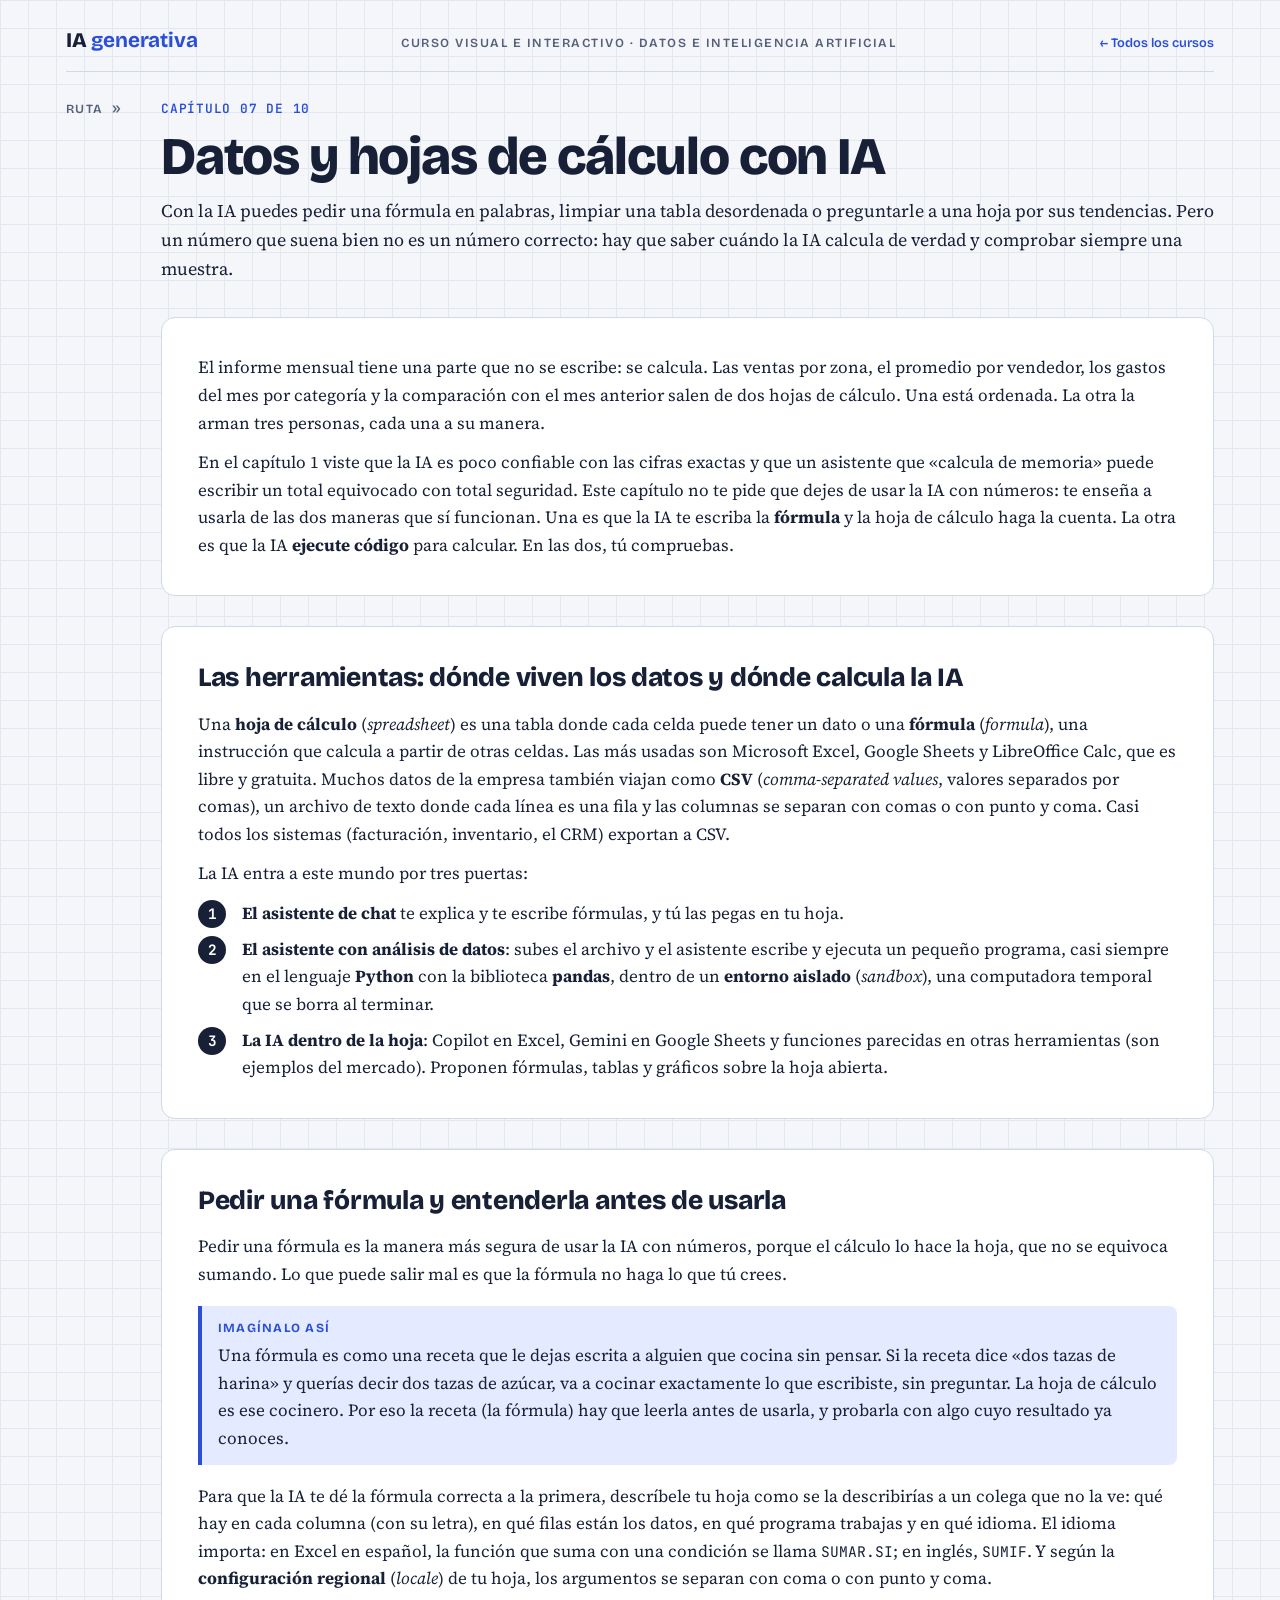
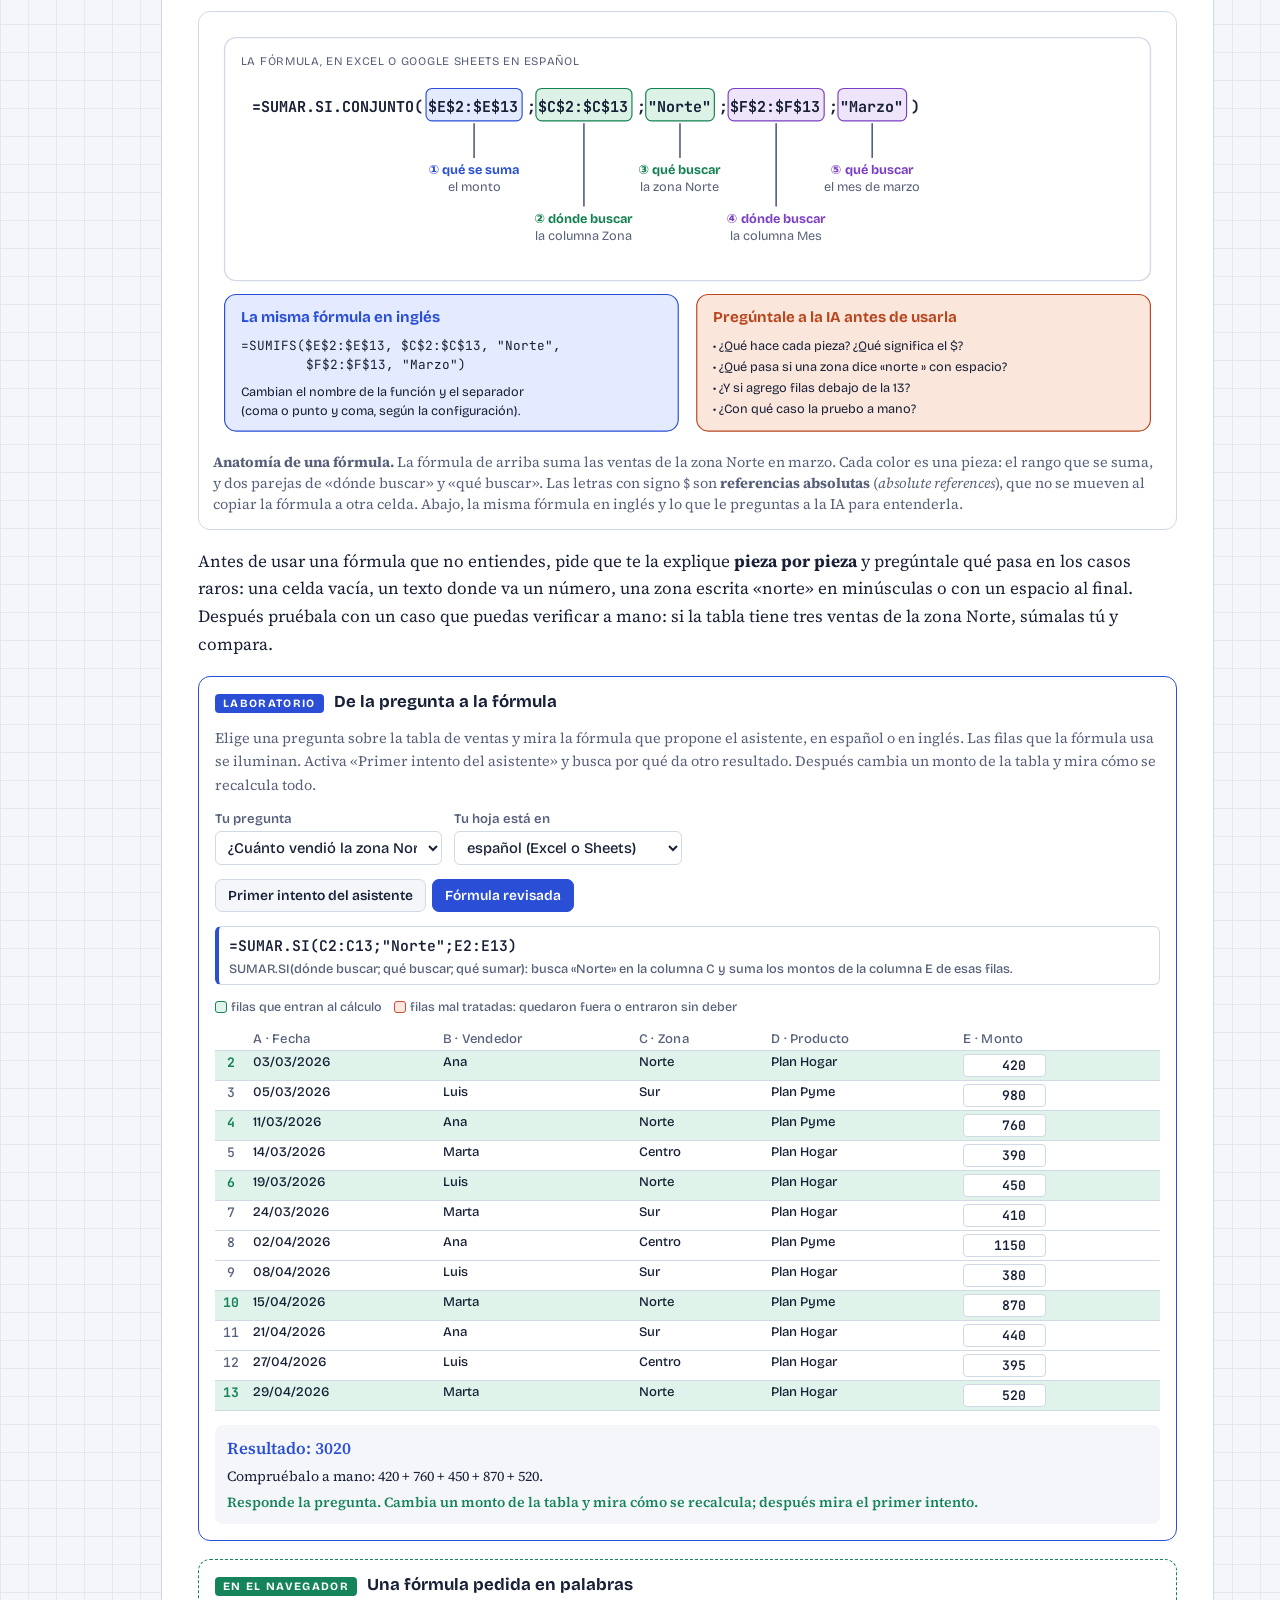
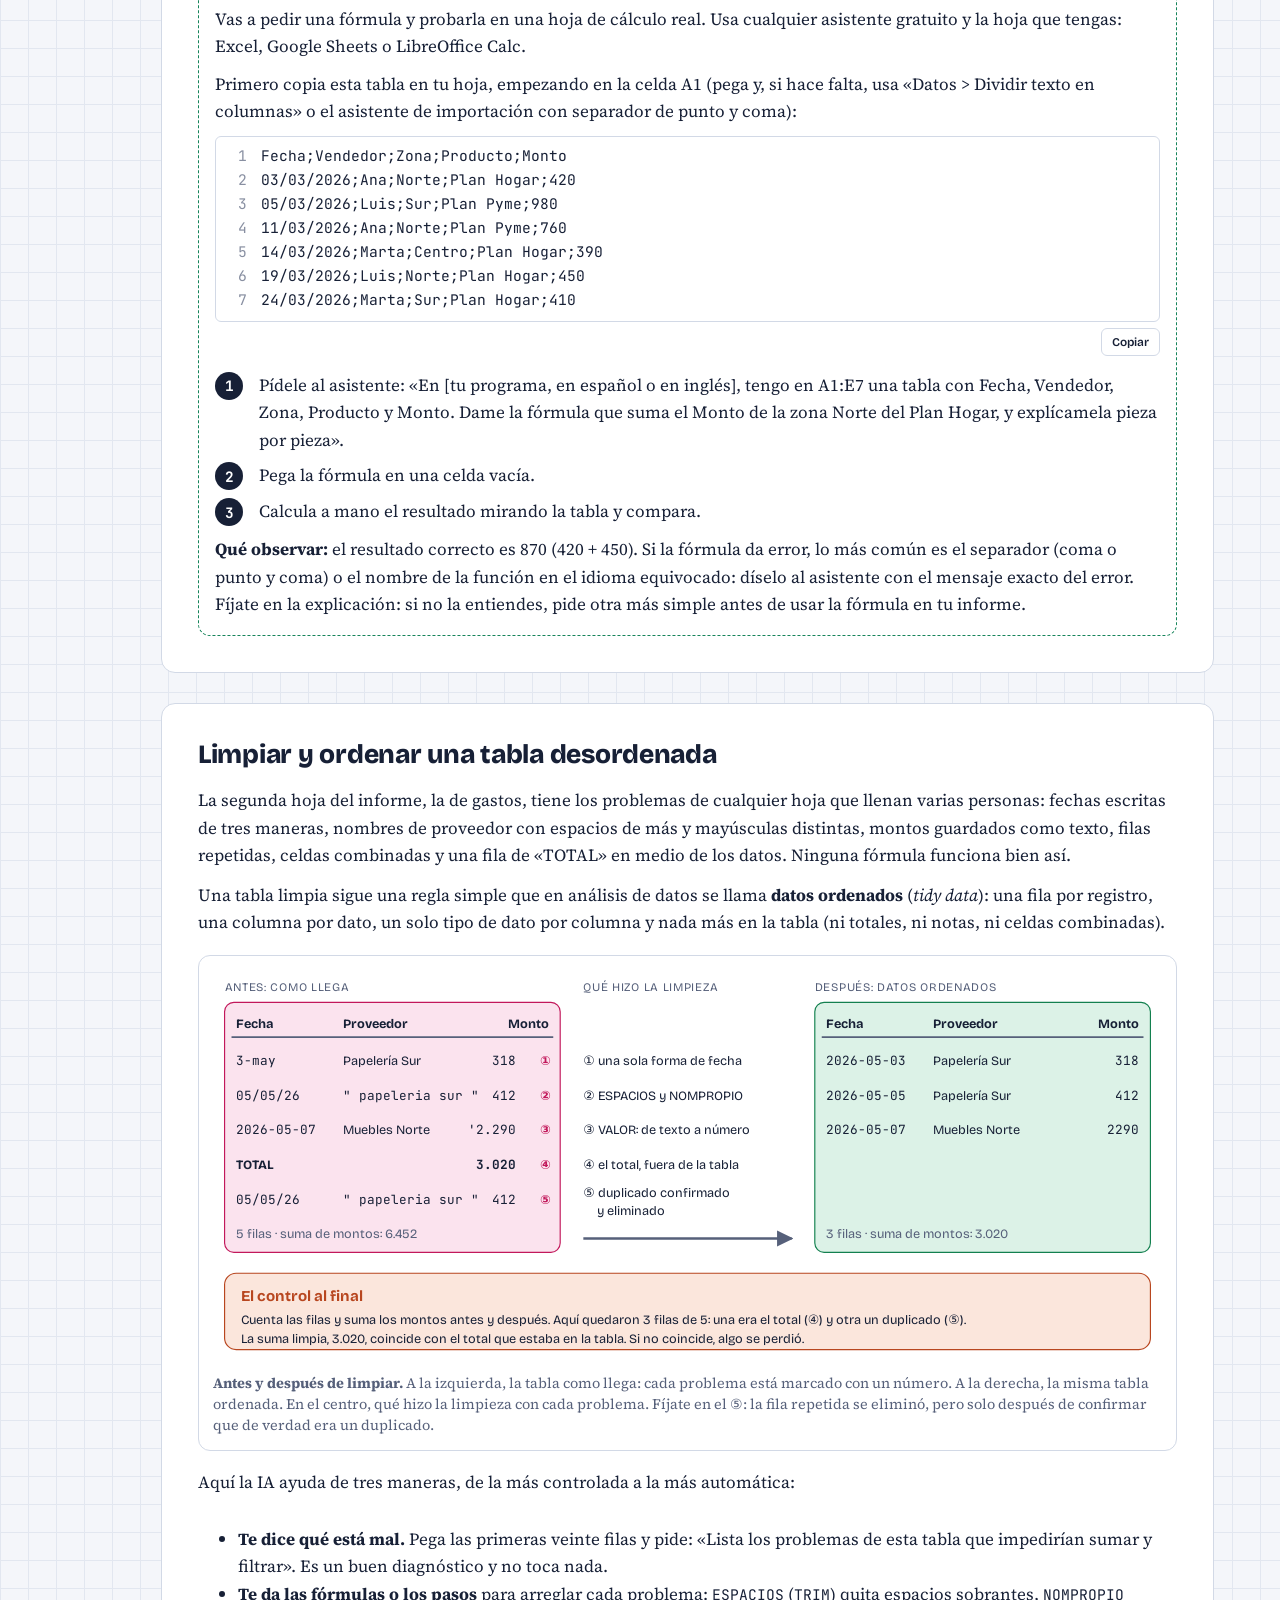
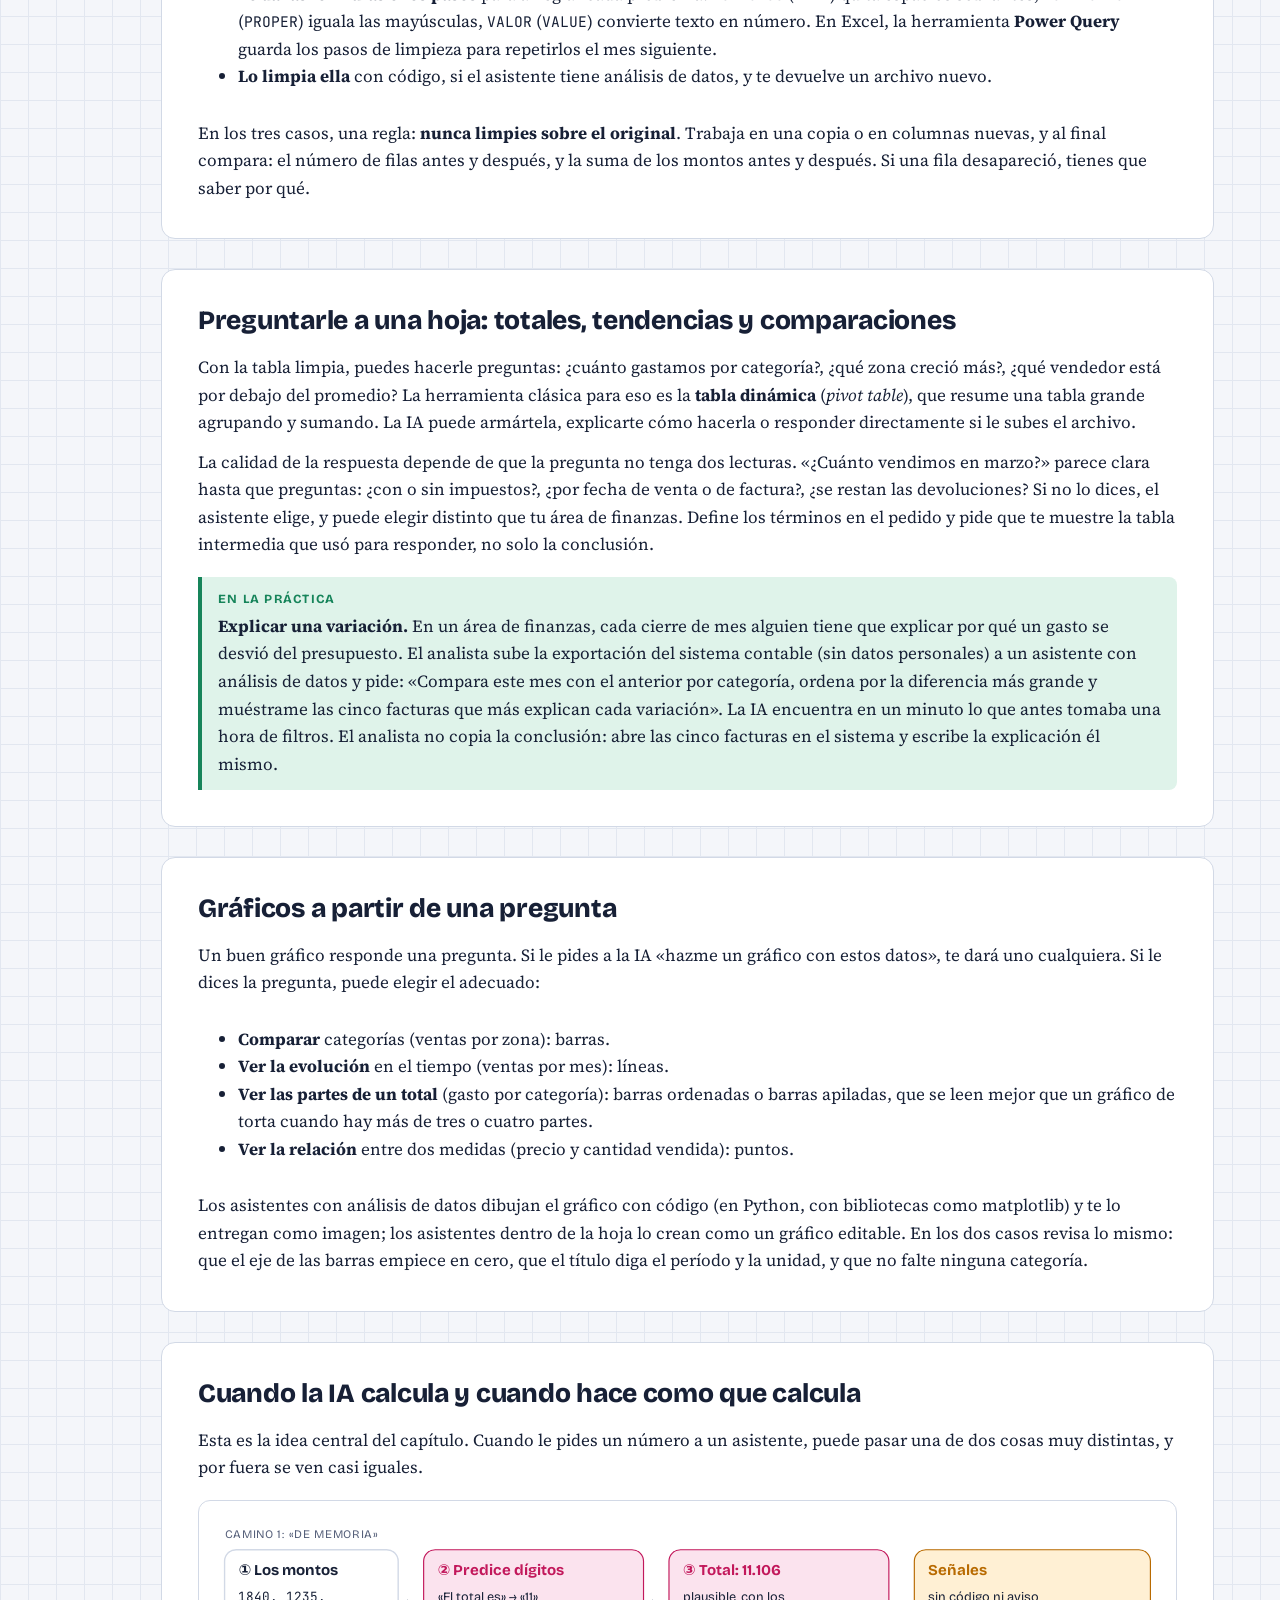
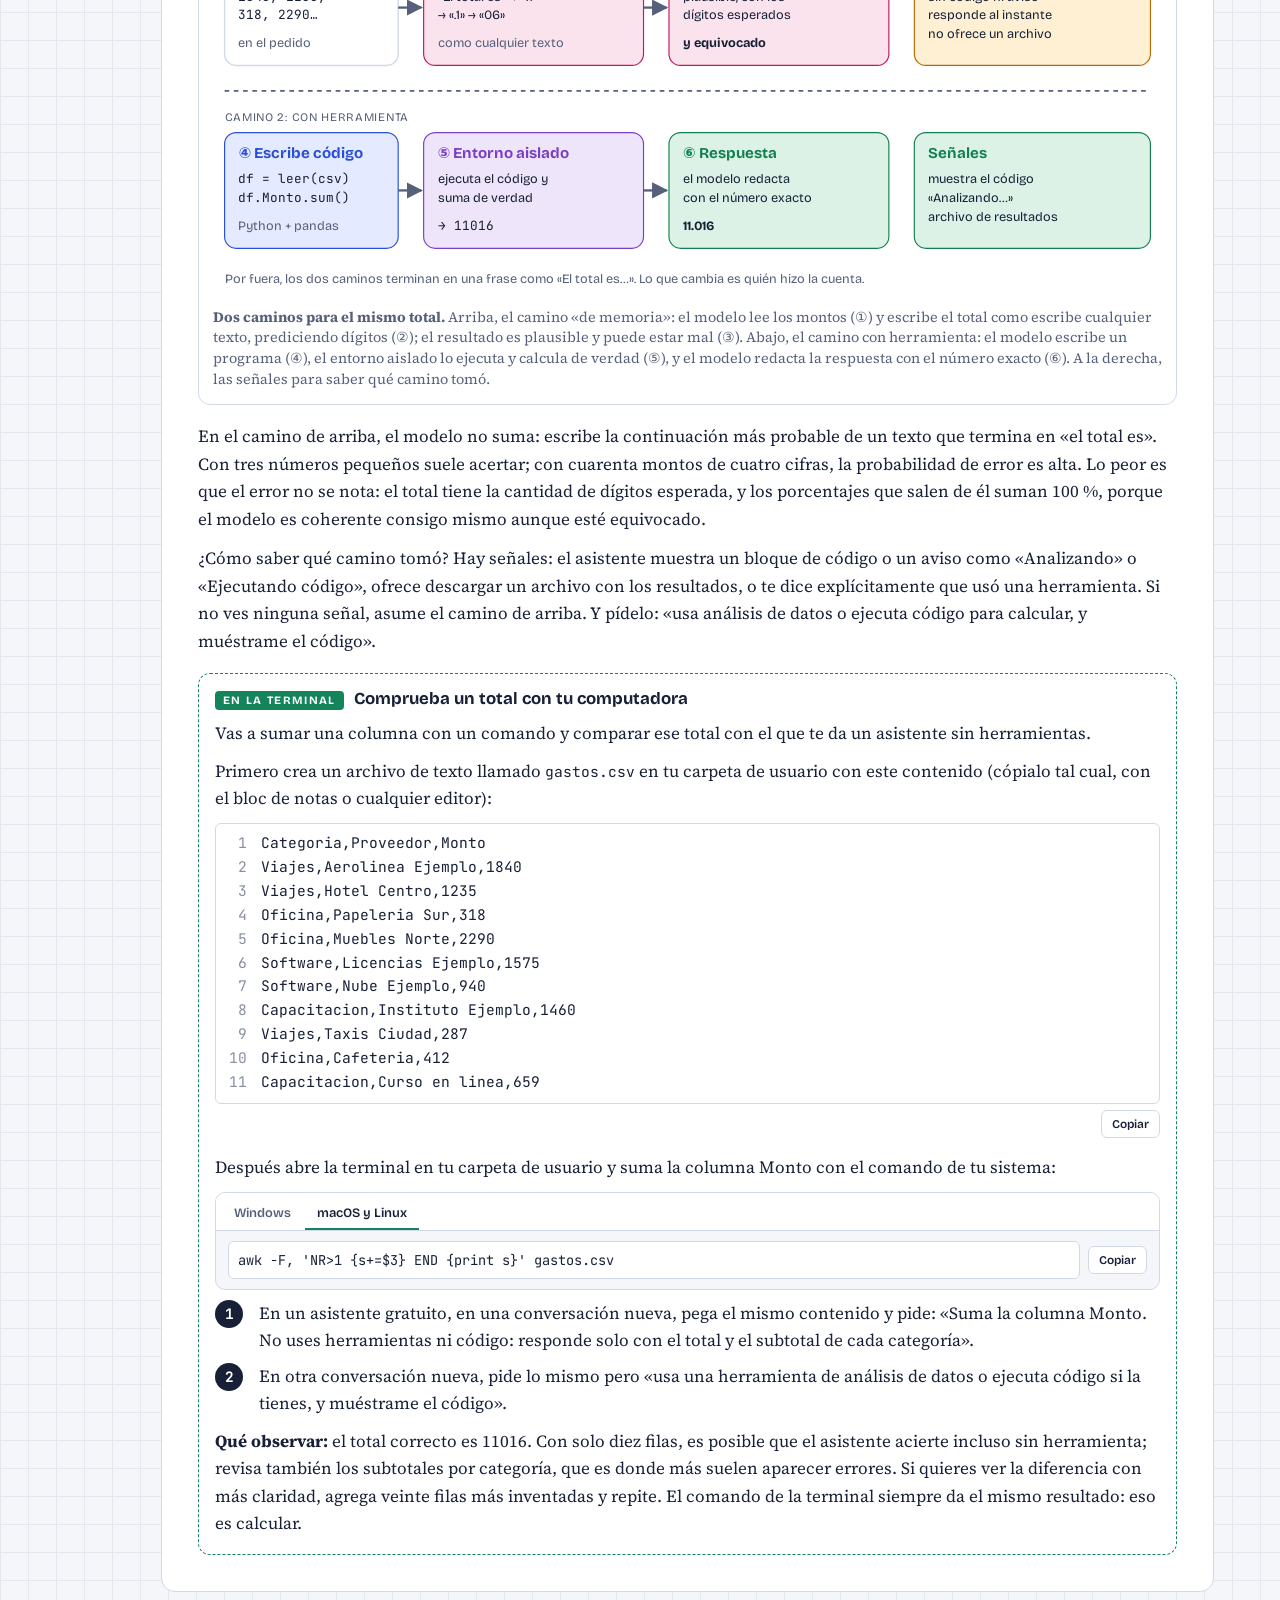
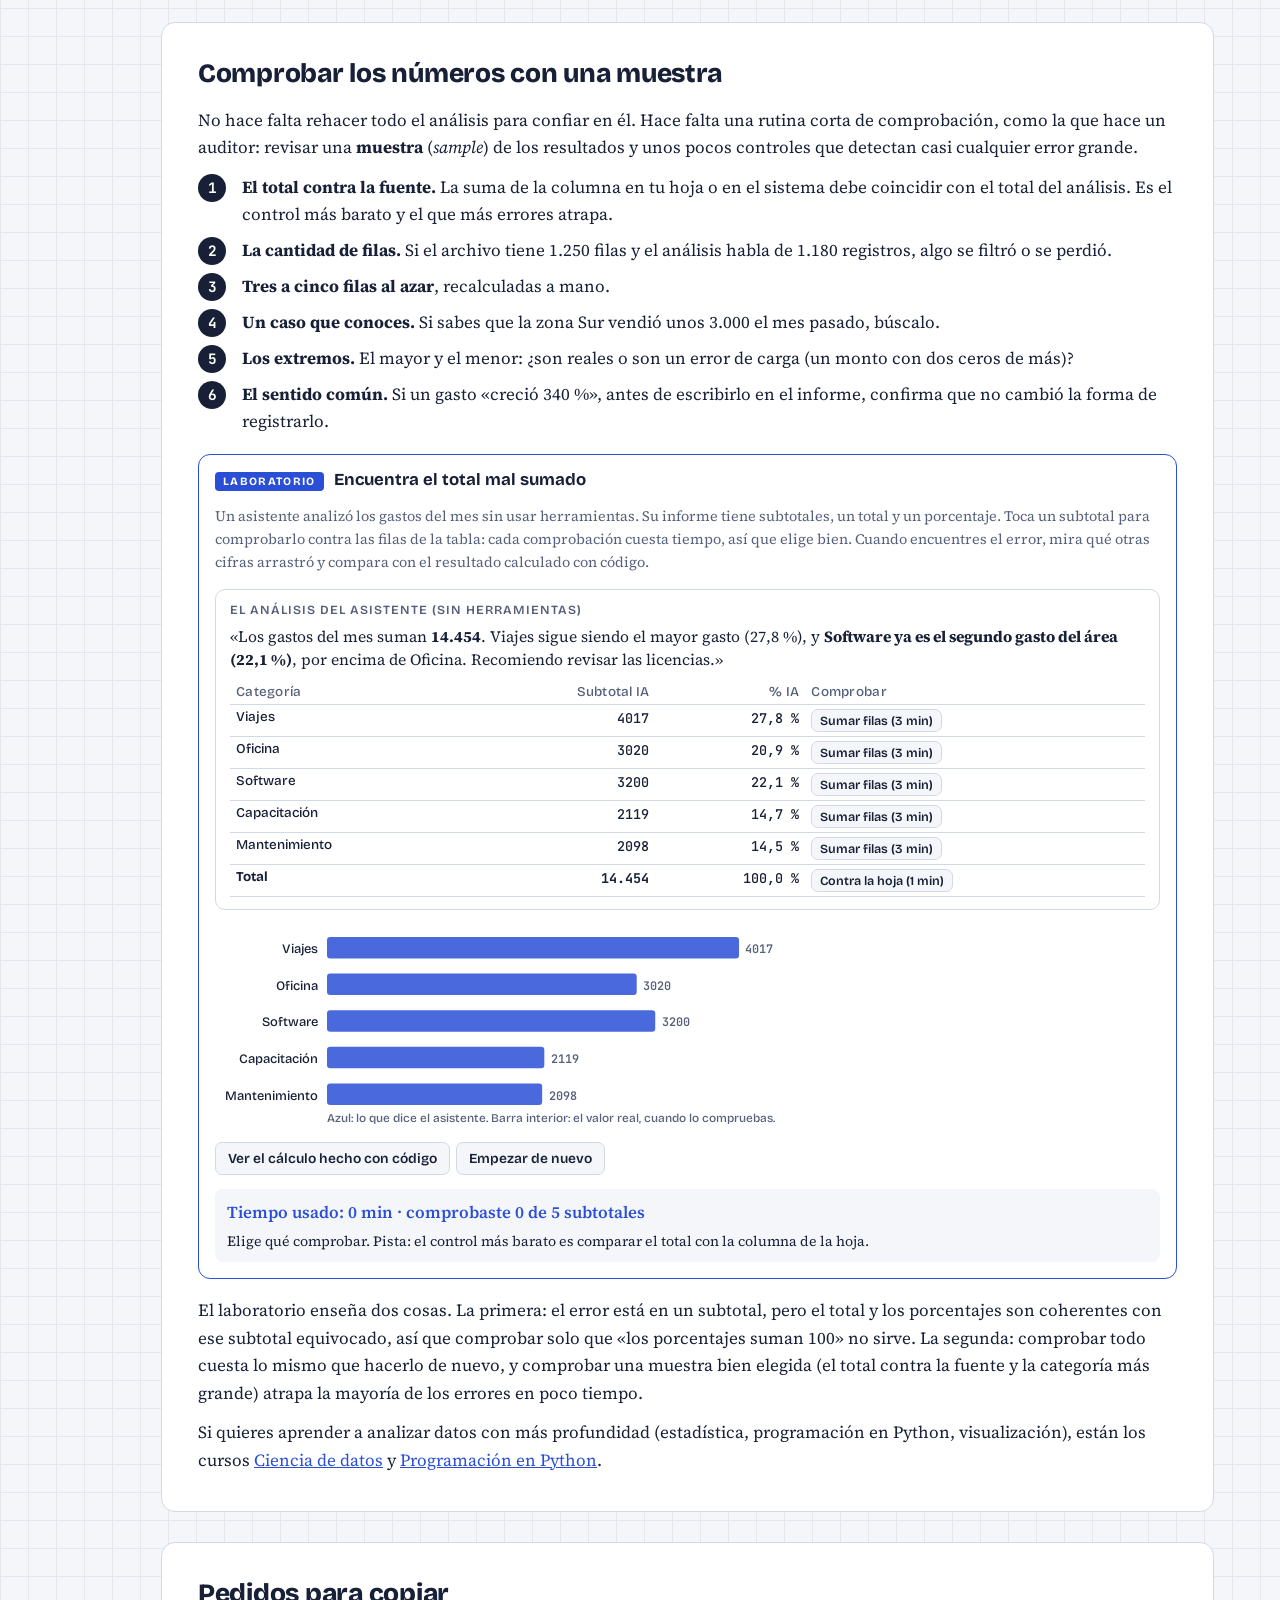
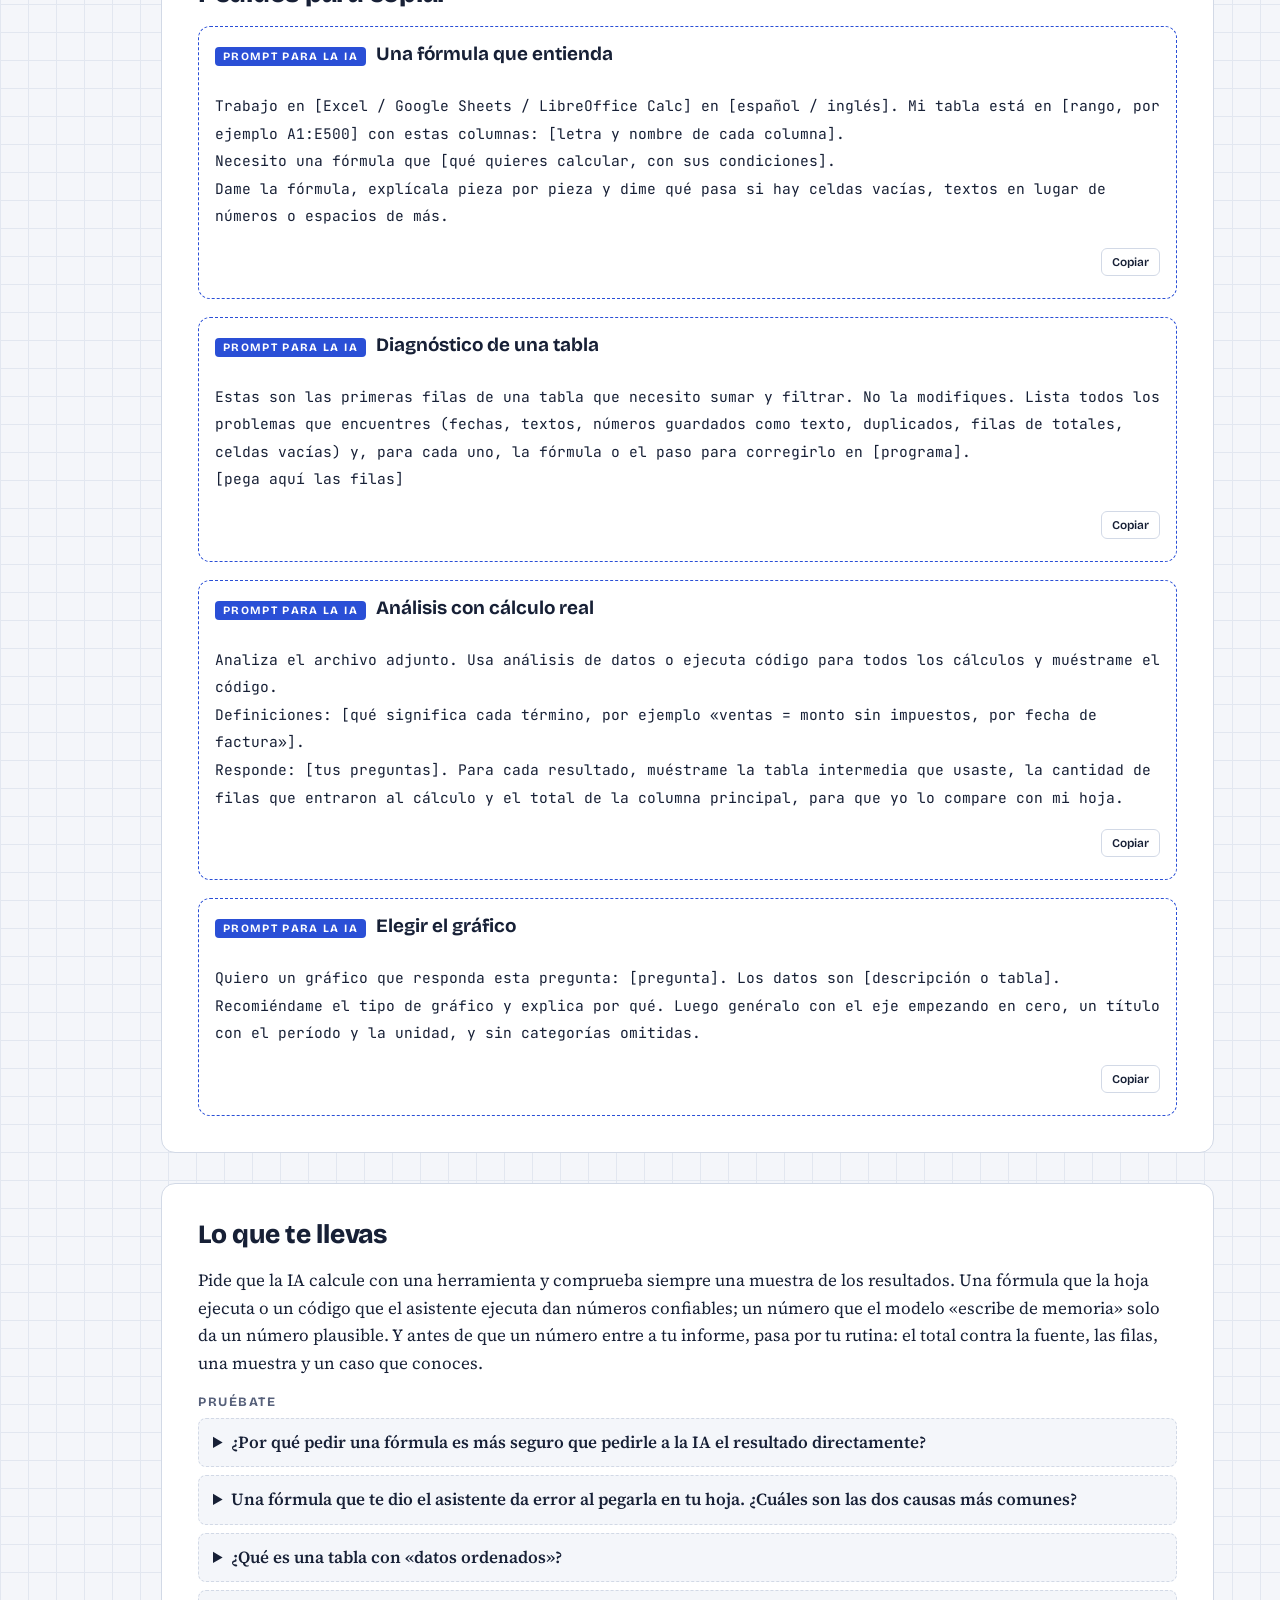
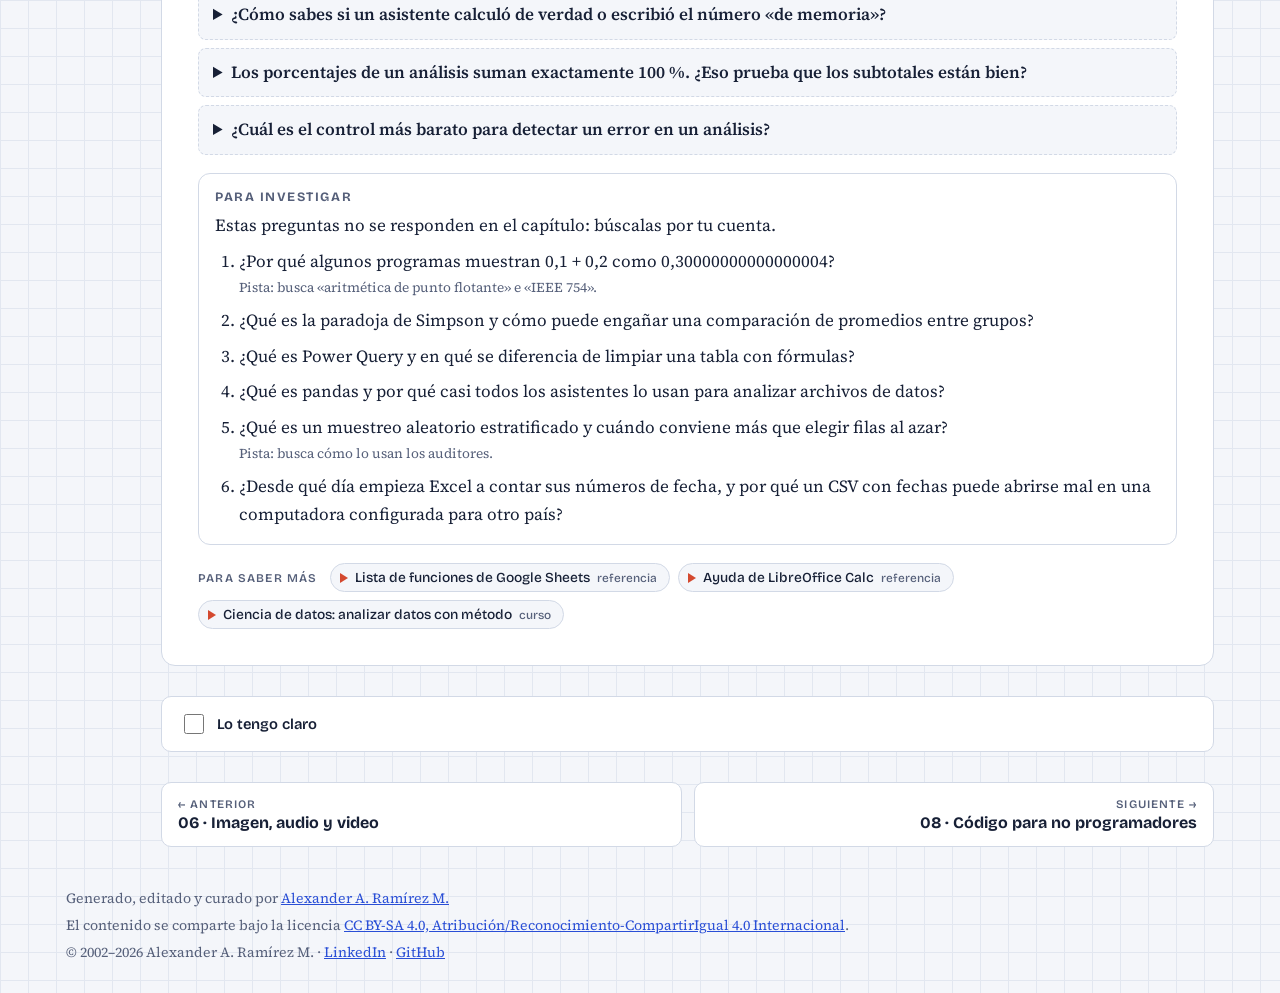
<file: 07-datos-y-hojas-de-calculo.html>
<!doctype html>
<html lang="es">
<head>
<!-- Google Tag Manager -->
<script>(function(w,d,s,l,i){w[l]=w[l]||[];w[l].push({'gtm.start':
new Date().getTime(),event:'gtm.js'});var f=d.getElementsByTagName(s)[0],
j=d.createElement(s),dl=l!='dataLayer'?'&l='+l:'';j.async=true;j.src=
'https://www.googletagmanager.com/gtm.js?id='+i+dl;f.parentNode.insertBefore(j,f);
})(window,document,'script','dataLayer','GTM-KX76XF8R');</script>
<!-- End Google Tag Manager -->
<meta charset="utf-8">
<meta name="viewport" content="width=device-width, initial-scale=1, viewport-fit=cover">
<title>Datos y hojas de cálculo · IA generativa · IA generativa</title>
<meta name="claude:viewport-fit-sides" content="cover">
<meta name="description" content="Usar la IA generativa en el trabajo, sin tecnicismos: qué puede y qué no, cómo pedir bien, cómo verificar, qué hacer con texto, imágenes y datos, casos por área y cómo llevarla a tu equipo.">
<link rel="preconnect" href="https://fonts.googleapis.com">
<link rel="preconnect" href="https://fonts.gstatic.com" crossorigin>
<link rel="stylesheet" href="https://fonts.googleapis.com/css2?family=Bricolage+Grotesque:opsz,wght@12..96,500;12..96,700;12..96,800&family=JetBrains+Mono:wght@400;600&family=Source+Serif+4:ital,opsz,wght@0,8..60,400;0,8..60,600;1,8..60,400;1,8..60,600&display=swap">
<link rel="stylesheet" href="assets/style.css">
</head>
<body>
<!-- Google Tag Manager (noscript) -->
<noscript><iframe src="https://www.googletagmanager.com/ns.html?id=GTM-KX76XF8R"
height="0" width="0" style="display:none;visibility:hidden"></iframe></noscript>
<!-- End Google Tag Manager (noscript) -->
<div class="wrap" data-page="datos-y-hojas-de-calculo">
<header class="topbar"><a class="brand" href="index.html">IA <b>generativa</b></a><span class="eyebrow">Curso visual e interactivo · Datos e inteligencia artificial</span><a class="al-sitio" href="https://aaramirez.github.io/">← Todos los cursos</a></header>
<div class="layout">
<nav class="toc" id="toc" aria-label="Ruta de aprendizaje"></nav>
<main>
<header class="page-head"><span class="num">CAPÍTULO 07 DE 10</span><h1>Datos y hojas de cálculo con IA</h1><p class="lede">Con la IA puedes pedir una fórmula en palabras, limpiar una tabla desordenada o preguntarle a una hoja por sus tendencias. Pero un número que suena bien no es un número correcto: hay que saber cuándo la IA calcula de verdad y comprobar siempre una muestra.</p></header>
<section><div class="prose"><p>El informe mensual tiene una parte que no se escribe: se calcula. Las ventas por zona, el promedio por vendedor, los gastos del mes por categoría y la comparación con el mes anterior salen de dos hojas de cálculo. Una está ordenada. La otra la arman tres personas, cada una a su manera.</p><p>En el capítulo 1 viste que la IA es poco confiable con las cifras exactas y que un asistente que «calcula de memoria» puede escribir un total equivocado con total seguridad. Este capítulo no te pide que dejes de usar la IA con números: te enseña a usarla de las dos maneras que sí funcionan. Una es que la IA te escriba la <b>fórmula</b> y la hoja de cálculo haga la cuenta. La otra es que la IA <b>ejecute código</b> para calcular. En las dos, tú compruebas.</p></div></section>
<section><h2>Las herramientas: dónde viven los datos y dónde calcula la IA</h2><div class="prose"><p>Una <b>hoja de cálculo</b> (<i>spreadsheet</i>) es una tabla donde cada celda puede tener un dato o una <b>fórmula</b> (<i>formula</i>), una instrucción que calcula a partir de otras celdas. Las más usadas son Microsoft Excel, Google Sheets y LibreOffice Calc, que es libre y gratuita. Muchos datos de la empresa también viajan como <b>CSV</b> (<i>comma-separated values</i>, valores separados por comas), un archivo de texto donde cada línea es una fila y las columnas se separan con comas o con punto y coma. Casi todos los sistemas (facturación, inventario, el CRM) exportan a CSV.</p><p>La IA entra a este mundo por tres puertas:</p><ol class="steps"><li><span><b>El asistente de chat</b> te explica y te escribe fórmulas, y tú las pegas en tu hoja.</span></li><li><span><b>El asistente con análisis de datos</b>: subes el archivo y el asistente escribe y ejecuta un pequeño programa, casi siempre en el lenguaje <b>Python</b> con la biblioteca <b>pandas</b>, dentro de un <b>entorno aislado</b> (<i>sandbox</i>), una computadora temporal que se borra al terminar.</span></li><li><span><b>La IA dentro de la hoja</b>: Copilot en Excel, Gemini en Google Sheets y funciones parecidas en otras herramientas (son ejemplos del mercado). Proponen fórmulas, tablas y gráficos sobre la hoja abierta.</span></li></ol></div></section>
<section><h2>Pedir una fórmula y entenderla antes de usarla</h2><div class="prose"><p>Pedir una fórmula es la manera más segura de usar la IA con números, porque el cálculo lo hace la hoja, que no se equivoca sumando. Lo que puede salir mal es que la fórmula no haga lo que tú crees.</p></div><div class="analogia"><b>Imagínalo así</b><p>Una fórmula es como una receta que le dejas escrita a alguien que cocina sin pensar. Si la receta dice «dos tazas de harina» y querías decir dos tazas de azúcar, va a cocinar exactamente lo que escribiste, sin preguntar. La hoja de cálculo es ese cocinero. Por eso la receta (la fórmula) hay que leerla antes de usarla, y probarla con algo cuyo resultado ya conoces.</p></div><div class="prose"><p>Para que la IA te dé la fórmula correcta a la primera, descríbele tu hoja como se la describirías a un colega que no la ve: qué hay en cada columna (con su letra), en qué filas están los datos, en qué programa trabajas y en qué idioma. El idioma importa: en Excel en español, la función que suma con una condición se llama <code>SUMAR.SI</code>; en inglés, <code>SUMIF</code>. Y según la <b>configuración regional</b> (<i>locale</i>) de tu hoja, los argumentos se separan con coma o con punto y coma.</p></div><figure class="fig fig-esquema" id="07-diagrama-1"><div class="lienzo"><svg viewBox="0 0 820 360" style="min-width:680px" role="img" aria-label="Anatomía de la fórmula SUMAR.SI.CONJUNTO que suma el monto de la zona Norte en marzo: el rango que se suma y dos parejas de rango de búsqueda y criterio, con referencias absolutas, y la misma fórmula en inglés">
  <rect x="10" y="10" width="800" height="210" rx="10" class="caja"/>
  <text x="24" y="34" class="t t-xs t-m">LA FÓRMULA, EN EXCEL O GOOGLE SHEETS EN ESPAÑOL</text>
  <text x="34.0" y="74" class="t t-mono t-b">=SUMAR.SI.CONJUNTO(</text>
  <rect x="184.1" y="54" width="83.0" height="28" rx="5" class="c-red"/>
  <text x="186.1" y="74" class="t t-mono t-b">$E$2:$E$13</text>
  <text x="271.1" y="74" class="t t-mono t-b">;</text>
  <rect x="279.0" y="54" width="83.0" height="28" rx="5" class="c-enl"/>
  <text x="281.0" y="74" class="t t-mono t-b">$C$2:$C$13</text>
  <text x="366.0" y="74" class="t t-mono t-b">;</text>
  <rect x="373.9" y="54" width="59.3" height="28" rx="5" class="c-enl"/>
  <text x="375.9" y="74" class="t t-mono t-b">&quot;Norte&quot;</text>
  <text x="437.2" y="74" class="t t-mono t-b">;</text>
  <rect x="445.1" y="54" width="83.0" height="28" rx="5" class="c-tra"/>
  <text x="447.1" y="74" class="t t-mono t-b">$F$2:$F$13</text>
  <text x="532.1" y="74" class="t t-mono t-b">;</text>
  <rect x="540.0" y="54" width="59.3" height="28" rx="5" class="c-tra"/>
  <text x="542.0" y="74" class="t t-mono t-b">&quot;Marzo&quot;</text>
  <text x="603.3" y="74" class="t t-mono t-b">)</text>
  <line x1="225.6" y1="84" x2="225.6" y2="114" class="ln"/>
  <text x="225.6" y="128" class="t t-s t-b k-red" text-anchor="middle">① qué se suma</text>
  <text x="225.6" y="143" class="t t-s t-m" text-anchor="middle">el monto</text>
  <line x1="320.5" y1="84" x2="320.5" y2="156" class="ln"/>
  <text x="320.5" y="170" class="t t-s t-b k-enl" text-anchor="middle">② dónde buscar</text>
  <text x="320.5" y="185" class="t t-s t-m" text-anchor="middle">la columna Zona</text>
  <line x1="403.5" y1="84" x2="403.5" y2="114" class="ln"/>
  <text x="403.5" y="128" class="t t-s t-b k-enl" text-anchor="middle">③ qué buscar</text>
  <text x="403.5" y="143" class="t t-s t-m" text-anchor="middle">la zona Norte</text>
  <line x1="486.6" y1="84" x2="486.6" y2="156" class="ln"/>
  <text x="486.6" y="170" class="t t-s t-b k-tra" text-anchor="middle">④ dónde buscar</text>
  <text x="486.6" y="185" class="t t-s t-m" text-anchor="middle">la columna Mes</text>
  <line x1="569.6" y1="84" x2="569.6" y2="114" class="ln"/>
  <text x="569.6" y="128" class="t t-s t-b k-tra" text-anchor="middle">⑤ qué buscar</text>
  <text x="569.6" y="143" class="t t-s t-m" text-anchor="middle">el mes de marzo</text>
  <rect x="10" y="232" width="392" height="118" rx="10" class="c-red"/>
  <text x="24" y="256" class="t t-b k-red">La misma fórmula en inglés</text>
  <text x="24" y="280" class="t t-s t-mono">=SUMIFS($E$2:$E$13, $C$2:$C$13, "Norte",</text>
  <text x="80" y="296" class="t t-s t-mono">$F$2:$F$13, "Marzo")</text>
  <text x="24" y="320" class="t t-s">Cambian el nombre de la función y el separador</text>
  <text x="24" y="336" class="t t-s">(coma o punto y coma, según la configuración).</text>
  <rect x="418" y="232" width="392" height="118" rx="10" class="d-sis"/>
  <text x="432" y="256" class="t t-b k-sis">Pregúntale a la IA antes de usarla</text>
  <text x="432" y="280" class="t t-s">• ¿Qué hace cada pieza? ¿Qué significa el $?</text>
  <text x="432" y="298" class="t t-s">• ¿Qué pasa si una zona dice «norte » con espacio?</text>
  <text x="432" y="316" class="t t-s">• ¿Y si agrego filas debajo de la 13?</text>
  <text x="432" y="334" class="t t-s">• ¿Con qué caso la pruebo a mano?</text>
</svg></div><figcaption><b>Anatomía de una fórmula.</b> La fórmula de arriba suma las ventas de la zona Norte en marzo. Cada color es una pieza: el rango que se suma, y dos parejas de «dónde buscar» y «qué buscar». Las letras con signo <code>$</code> son <b>referencias absolutas</b> (<i>absolute references</i>), que no se mueven al copiar la fórmula a otra celda. Abajo, la misma fórmula en inglés y lo que le preguntas a la IA para entenderla.</figcaption></figure><div class="prose"><p>Antes de usar una fórmula que no entiendes, pide que te la explique <b>pieza por pieza</b> y pregúntale qué pasa en los casos raros: una celda vacía, un texto donde va un número, una zona escrita «norte» en minúsculas o con un espacio al final. Después pruébala con un caso que puedas verificar a mano: si la tabla tiene tres ventas de la zona Norte, súmalas tú y compara.</p></div><div class="lab" id="07-lab-1"><div class="lab-title"><span class="tag">Laboratorio</span><h3>De la pregunta a la fórmula</h3></div><p class="hint">Elige una pregunta sobre la tabla de ventas y mira la fórmula que propone el asistente, en español o en inglés. Las filas que la fórmula usa se iluminan. Activa «Primer intento del asistente» y busca por qué da otro resultado. Después cambia un monto de la tabla y mira cómo se recalcula todo.</p><style>
[id="07-lab-1"] .c7l1-f{font:600 .92rem/1.5 var(--f-mono);background:var(--card);border:1px solid var(--line);border-left:4px solid var(--accent);border-radius:6px;padding:8px 10px;overflow-wrap:anywhere}
[id="07-lab-1"] .c7l1-f.mal{border-left-color:var(--warm)}
[id="07-lab-1"] .c7l1-f small{display:block;font:500 .8rem var(--f-display);color:var(--muted);margin-top:4px}
[id="07-lab-1"] table{border-collapse:collapse;width:100%;min-width:430px}
[id="07-lab-1"] th,[id="07-lab-1"] td{font:500 .82rem var(--f-display);padding:3px 6px;border-bottom:1px solid var(--line);text-align:left;white-space:nowrap}
[id="07-lab-1"] th.l,[id="07-lab-1"] td.l{color:var(--muted);font-family:var(--f-mono);width:2rem;text-align:center}
[id="07-lab-1"] tr.usa td{background:var(--good-soft)}
[id="07-lab-1"] tr.usa td.l{color:var(--good);font-weight:700}
[id="07-lab-1"] tr.fuera td{background:var(--warm-soft)}
[id="07-lab-1"] tr.fuera td.l{color:var(--warm);font-weight:700}
[id="07-lab-1"] td input{width:5.2rem;font:600 .82rem var(--f-mono);padding:2px 4px;border:1px solid var(--line);border-radius:4px;background:var(--card);color:var(--ink);text-align:right}
[id="07-lab-1"] .c7l1-leg{display:flex;flex-wrap:wrap;gap:12px;font:500 .78rem var(--f-display);color:var(--muted)}
[id="07-lab-1"] .c7l1-leg i{display:inline-block;width:12px;height:12px;border-radius:3px;vertical-align:-2px;margin-right:4px}
</style>
<div class="opciones">
  <label>Tu pregunta
    <select id="c7l1-q">
      <option value="0" selected>¿Cuánto vendió la zona Norte en total?</option>
      <option value="1">¿Cuánto vendió Ana en marzo?</option>
      <option value="2">¿Cuál es la venta promedio del Plan Hogar?</option>
      <option value="3">¿Cuántas ventas superaron 500?</option>
      <option value="4">¿Qué monto tiene la venta del 15 de abril?</option>
    </select></label>
  <label>Tu hoja está en
    <select id="c7l1-idi">
      <option value="es" selected>español (Excel o Sheets)</option>
      <option value="en">inglés</option>
    </select></label>
</div>
<div class="btns" role="group" aria-label="Versión de la fórmula">
  <button id="c7l1-v1" aria-pressed="false">Primer intento del asistente</button>
  <button id="c7l1-v2" aria-pressed="true">Fórmula revisada</button>
</div>
<div class="c7l1-f" id="c7l1-f" aria-live="polite"></div>
<div class="c7l1-leg"><span><i style="background:var(--good-soft);border:1px solid var(--good)"></i>filas que entran al cálculo</span><span><i style="background:var(--warm-soft);border:1px solid var(--warm)"></i>filas mal tratadas: quedaron fuera o entraron sin deber</span></div>
<div class="tbl"><table><thead><tr><th class="l"></th><th>A · Fecha</th><th>B · Vendedor</th><th>C · Zona</th><th>D · Producto</th><th>E · Monto</th></tr></thead><tbody id="c7l1-t"></tbody></table></div>
<div class="readout texto" id="c7l1-out" aria-live="polite"></div></div><div class="practica"><div class="practica-title"><span class="tag">En el navegador</span><h3>Una fórmula pedida en palabras</h3></div><p>Vas a pedir una fórmula y probarla en una hoja de cálculo real. Usa cualquier asistente gratuito y la hoja que tengas: Excel, Google Sheets o LibreOffice Calc.</p><p>Primero copia esta tabla en tu hoja, empezando en la celda A1 (pega y, si hace falta, usa «Datos &gt; Dividir texto en columnas» o el asistente de importación con separador de punto y coma):</p><div class="code-copia code-lineas"><pre tabindex="0"><code><span class="ln">Fecha;Vendedor;Zona;Producto;Monto</span>
<span class="ln">03/03/2026;Ana;Norte;Plan Hogar;420</span>
<span class="ln">05/03/2026;Luis;Sur;Plan Pyme;980</span>
<span class="ln">11/03/2026;Ana;Norte;Plan Pyme;760</span>
<span class="ln">14/03/2026;Marta;Centro;Plan Hogar;390</span>
<span class="ln">19/03/2026;Luis;Norte;Plan Hogar;450</span>
<span class="ln">24/03/2026;Marta;Sur;Plan Hogar;410</span></code></pre><button type="button" class="copiar copiar-todo">Copiar</button></div><ol class="steps"><li><span>Pídele al asistente: «En [tu programa, en español o en inglés], tengo en A1:E7 una tabla con Fecha, Vendedor, Zona, Producto y Monto. Dame la fórmula que suma el Monto de la zona Norte del Plan Hogar, y explícamela pieza por pieza».</span></li><li><span>Pega la fórmula en una celda vacía.</span></li><li><span>Calcula a mano el resultado mirando la tabla y compara.</span></li></ol><p><b>Qué observar:</b> el resultado correcto es 870 (420 + 450). Si la fórmula da error, lo más común es el separador (coma o punto y coma) o el nombre de la función en el idioma equivocado: díselo al asistente con el mensaje exacto del error. Fíjate en la explicación: si no la entiendes, pide otra más simple antes de usar la fórmula en tu informe.</p></div></section>
<section><h2>Limpiar y ordenar una tabla desordenada</h2><div class="prose"><p>La segunda hoja del informe, la de gastos, tiene los problemas de cualquier hoja que llenan varias personas: fechas escritas de tres maneras, nombres de proveedor con espacios de más y mayúsculas distintas, montos guardados como texto, filas repetidas, celdas combinadas y una fila de «TOTAL» en medio de los datos. Ninguna fórmula funciona bien así.</p><p>Una tabla limpia sigue una regla simple que en análisis de datos se llama <b>datos ordenados</b> (<i>tidy data</i>): una fila por registro, una columna por dato, un solo tipo de dato por columna y nada más en la tabla (ni totales, ni notas, ni celdas combinadas).</p></div><figure class="fig fig-comparacion" id="07-diagrama-2"><div class="lienzo"><svg viewBox="0 0 820 340" style="min-width:680px" role="img" aria-label="Una tabla de gastos antes y después de limpiarla: fechas en formatos distintos, espacios y mayúsculas, montos como texto, una fila de total en medio y una fila repetida, y la tabla ordenada resultante">
  <defs>
    <marker id="g7d2-fl" viewBox="0 0 10 10" refX="9" refY="5" markerWidth="7" markerHeight="7" orient="auto-start-reverse"><path d="M0 0 10 5 0 10z" class="fl-muted"/></marker>
  </defs>
  
  <text x="10" y="18" class="t t-xs t-m">ANTES: COMO LLEGA</text>
  <rect x="10" y="28" width="290" height="216" rx="8" class="c-apl"/>
  <text x="20" y="50" class="t t-s t-b">Fecha</text><text x="112" y="50" class="t t-s t-b">Proveedor</text><text x="290" y="50" class="t t-s t-b" text-anchor="end">Monto</text>
  <line x1="16" y1="58" x2="294" y2="58" class="ln"/>
  <text x="20" y="82" class="t t-s t-mono">3-may</text><text x="112" y="82" class="t t-s">Papelería Sur</text><text x="262" y="82" class="t t-s t-mono" text-anchor="end">318</text><text x="292" y="82" class="t t-s t-b k-apl" text-anchor="end">①</text>
  <text x="20" y="112" class="t t-s t-mono">05/05/26</text><text x="112" y="112" class="t t-s t-mono">" papeleria sur "</text><text x="262" y="112" class="t t-s t-mono" text-anchor="end">412</text><text x="292" y="112" class="t t-s t-b k-apl" text-anchor="end">②</text>
  <text x="20" y="142" class="t t-s t-mono">2026-05-07</text><text x="112" y="142" class="t t-s">Muebles Norte</text><text x="262" y="142" class="t t-s t-mono" text-anchor="end">'2.290</text><text x="292" y="142" class="t t-s t-b k-apl" text-anchor="end">③</text>
  <text x="20" y="172" class="t t-s t-b">TOTAL</text><text x="262" y="172" class="t t-s t-mono t-b" text-anchor="end">3.020</text><text x="292" y="172" class="t t-s t-b k-apl" text-anchor="end">④</text>
  <text x="20" y="202" class="t t-s t-mono">05/05/26</text><text x="112" y="202" class="t t-s t-mono">" papeleria sur "</text><text x="262" y="202" class="t t-s t-mono" text-anchor="end">412</text><text x="292" y="202" class="t t-s t-b k-apl" text-anchor="end">⑤</text>
  <text x="20" y="232" class="t t-s t-m">5 filas · suma de montos: 6.452</text>

  
  <text x="320" y="18" class="t t-xs t-m">QUÉ HIZO LA LIMPIEZA</text>
  <text x="320" y="82" class="t t-s">① una sola forma de fecha</text>
  <text x="320" y="112" class="t t-s">② ESPACIOS y NOMPROPIO</text>
  <text x="320" y="142" class="t t-s">③ VALOR: de texto a número</text>
  <text x="320" y="172" class="t t-s">④ el total, fuera de la tabla</text>
  <text x="320" y="196" class="t t-s">⑤ duplicado confirmado</text>
  <text x="332" y="212" class="t t-s">y eliminado</text>
  <line x1="320" y1="232" x2="500" y2="232" class="ln" style="stroke-width:2" marker-end="url(#g7d2-fl)"/>

  
  <text x="520" y="18" class="t t-xs t-m">DESPUÉS: DATOS ORDENADOS</text>
  <rect x="520" y="28" width="290" height="216" rx="8" class="c-enl"/>
  <text x="530" y="50" class="t t-s t-b">Fecha</text><text x="622" y="50" class="t t-s t-b">Proveedor</text><text x="800" y="50" class="t t-s t-b" text-anchor="end">Monto</text>
  <line x1="526" y1="58" x2="804" y2="58" class="ln"/>
  <text x="530" y="82" class="t t-s t-mono">2026-05-03</text><text x="622" y="82" class="t t-s">Papelería Sur</text><text x="800" y="82" class="t t-s t-mono" text-anchor="end">318</text>
  <text x="530" y="112" class="t t-s t-mono">2026-05-05</text><text x="622" y="112" class="t t-s">Papelería Sur</text><text x="800" y="112" class="t t-s t-mono" text-anchor="end">412</text>
  <text x="530" y="142" class="t t-s t-mono">2026-05-07</text><text x="622" y="142" class="t t-s">Muebles Norte</text><text x="800" y="142" class="t t-s t-mono" text-anchor="end">2290</text>
  <text x="530" y="232" class="t t-s t-m">3 filas · suma de montos: 3.020</text>

  <rect x="10" y="262" width="800" height="66" rx="10" class="d-sis"/>
  <text x="24" y="286" class="t t-b k-sis">El control al final</text>
  <text x="24" y="306" class="t t-s">Cuenta las filas y suma los montos antes y después. Aquí quedaron 3 filas de 5: una era el total (④) y otra un duplicado (⑤).</text>
  <text x="24" y="322" class="t t-s">La suma limpia, 3.020, coincide con el total que estaba en la tabla. Si no coincide, algo se perdió.</text>
</svg></div><figcaption><b>Antes y después de limpiar.</b> A la izquierda, la tabla como llega: cada problema está marcado con un número. A la derecha, la misma tabla ordenada. En el centro, qué hizo la limpieza con cada problema. Fíjate en el ⑤: la fila repetida se eliminó, pero solo después de confirmar que de verdad era un duplicado.</figcaption></figure><div class="prose"><p>Aquí la IA ayuda de tres maneras, de la más controlada a la más automática:</p><ul><li><b>Te dice qué está mal.</b> Pega las primeras veinte filas y pide: «Lista los problemas de esta tabla que impedirían sumar y filtrar». Es un buen diagnóstico y no toca nada.</li><li><b>Te da las fórmulas o los pasos</b> para arreglar cada problema: <code>ESPACIOS</code> (<code>TRIM</code>) quita espacios sobrantes, <code>NOMPROPIO</code> (<code>PROPER</code>) iguala las mayúsculas, <code>VALOR</code> (<code>VALUE</code>) convierte texto en número. En Excel, la herramienta <b>Power Query</b> guarda los pasos de limpieza para repetirlos el mes siguiente.</li><li><b>Lo limpia ella</b> con código, si el asistente tiene análisis de datos, y te devuelve un archivo nuevo.</li></ul><p>En los tres casos, una regla: <b>nunca limpies sobre el original</b>. Trabaja en una copia o en columnas nuevas, y al final compara: el número de filas antes y después, y la suma de los montos antes y después. Si una fila desapareció, tienes que saber por qué.</p></div></section>
<section><h2>Preguntarle a una hoja: totales, tendencias y comparaciones</h2><div class="prose"><p>Con la tabla limpia, puedes hacerle preguntas: ¿cuánto gastamos por categoría?, ¿qué zona creció más?, ¿qué vendedor está por debajo del promedio? La herramienta clásica para eso es la <b>tabla dinámica</b> (<i>pivot table</i>), que resume una tabla grande agrupando y sumando. La IA puede armártela, explicarte cómo hacerla o responder directamente si le subes el archivo.</p><p>La calidad de la respuesta depende de que la pregunta no tenga dos lecturas. «¿Cuánto vendimos en marzo?» parece clara hasta que preguntas: ¿con o sin impuestos?, ¿por fecha de venta o de factura?, ¿se restan las devoluciones? Si no lo dices, el asistente elige, y puede elegir distinto que tu área de finanzas. Define los términos en el pedido y pide que te muestre la tabla intermedia que usó para responder, no solo la conclusión.</p></div><div class="ml"><b>En la práctica</b><p><b>Explicar una variación.</b> En un área de finanzas, cada cierre de mes alguien tiene que explicar por qué un gasto se desvió del presupuesto. El analista sube la exportación del sistema contable (sin datos personales) a un asistente con análisis de datos y pide: «Compara este mes con el anterior por categoría, ordena por la diferencia más grande y muéstrame las cinco facturas que más explican cada variación». La IA encuentra en un minuto lo que antes tomaba una hora de filtros. El analista no copia la conclusión: abre las cinco facturas en el sistema y escribe la explicación él mismo.</p></div></section>
<section><h2>Gráficos a partir de una pregunta</h2><div class="prose"><p>Un buen gráfico responde una pregunta. Si le pides a la IA «hazme un gráfico con estos datos», te dará uno cualquiera. Si le dices la pregunta, puede elegir el adecuado:</p><ul><li><b>Comparar</b> categorías (ventas por zona): barras.</li><li><b>Ver la evolución</b> en el tiempo (ventas por mes): líneas.</li><li><b>Ver las partes de un total</b> (gasto por categoría): barras ordenadas o barras apiladas, que se leen mejor que un gráfico de torta cuando hay más de tres o cuatro partes.</li><li><b>Ver la relación</b> entre dos medidas (precio y cantidad vendida): puntos.</li></ul><p>Los asistentes con análisis de datos dibujan el gráfico con código (en Python, con bibliotecas como matplotlib) y te lo entregan como imagen; los asistentes dentro de la hoja lo crean como un gráfico editable. En los dos casos revisa lo mismo: que el eje de las barras empiece en cero, que el título diga el período y la unidad, y que no falte ninguna categoría.</p></div></section>
<section><h2>Cuando la IA calcula y cuando hace como que calcula</h2><div class="prose"><p>Esta es la idea central del capítulo. Cuando le pides un número a un asistente, puede pasar una de dos cosas muy distintas, y por fuera se ven casi iguales.</p></div><figure class="fig fig-flujo" id="07-diagrama-3"><div class="lienzo"><svg viewBox="0 0 820 330" style="min-width:680px" role="img" aria-label="Dos caminos para calcular un total: de memoria, el modelo predice dígitos y da un número plausible que puede estar mal; con herramienta, el modelo escribe código, un entorno aislado lo ejecuta y la respuesta lleva el número exacto">
  <defs>
    <marker id="g7d3-fl" viewBox="0 0 10 10" refX="9" refY="5" markerWidth="7" markerHeight="7" orient="auto-start-reverse"><path d="M0 0 10 5 0 10z" class="fl-muted"/></marker>
  </defs>
  
  <text x="10" y="20" class="t t-xs t-m">CAMINO 1: «DE MEMORIA»</text>
  <rect x="10" y="30" width="150" height="100" rx="10" class="caja"/>
  <text x="22" y="52" class="t t-b">① Los montos</text>
  <text x="22" y="74" class="t t-s t-mono">1840, 1235,</text>
  <text x="22" y="90" class="t t-s t-mono">318, 2290…</text>
  <text x="22" y="114" class="t t-s t-m">en el pedido</text>
  <rect x="182" y="30" width="190" height="100" rx="10" class="c-apl"/>
  <text x="194" y="52" class="t t-b k-apl">② Predice dígitos</text>
  <text x="194" y="74" class="t t-s">«El total es» → «11»</text>
  <text x="194" y="90" class="t t-s">→ «.1» → «06»</text>
  <text x="194" y="114" class="t t-s t-m">como cualquier texto</text>
  <rect x="394" y="30" width="190" height="100" rx="10" class="c-apl"/>
  <text x="406" y="52" class="t t-b k-apl">③ Total: 11.106</text>
  <text x="406" y="74" class="t t-s">plausible, con los</text>
  <text x="406" y="90" class="t t-s">dígitos esperados</text>
  <text x="406" y="114" class="t t-s t-b">y equivocado</text>
  <line x1="160" y1="80" x2="180" y2="80" class="ln" style="stroke-width:2" marker-end="url(#g7d3-fl)"/>
  <line x1="372" y1="80" x2="392" y2="80" class="ln" style="stroke-width:2" marker-end="url(#g7d3-fl)"/>
  <rect x="606" y="30" width="204" height="100" rx="10" class="c-fis"/>
  <text x="618" y="52" class="t t-b k-fis">Señales</text>
  <text x="618" y="74" class="t t-s">sin código ni aviso</text>
  <text x="618" y="90" class="t t-s">responde al instante</text>
  <text x="618" y="106" class="t t-s">no ofrece un archivo</text>

  <line x1="10" y1="152" x2="810" y2="152" class="ln ln-d"/>

  
  <text x="10" y="178" class="t t-xs t-m">CAMINO 2: CON HERRAMIENTA</text>
  <rect x="10" y="188" width="150" height="100" rx="10" class="c-red"/>
  <text x="22" y="210" class="t t-b k-red">④ Escribe código</text>
  <text x="22" y="232" class="t t-s t-mono">df = leer(csv)</text>
  <text x="22" y="248" class="t t-s t-mono">df.Monto.sum()</text>
  <text x="22" y="272" class="t t-s t-m">Python + pandas</text>
  <rect x="182" y="188" width="190" height="100" rx="10" class="c-tra"/>
  <text x="194" y="210" class="t t-b k-tra">⑤ Entorno aislado</text>
  <text x="194" y="232" class="t t-s">ejecuta el código y</text>
  <text x="194" y="248" class="t t-s">suma de verdad</text>
  <text x="194" y="272" class="t t-s t-mono">→ 11016</text>
  <rect x="394" y="188" width="190" height="100" rx="10" class="c-enl"/>
  <text x="406" y="210" class="t t-b k-enl">⑥ Respuesta</text>
  <text x="406" y="232" class="t t-s">el modelo redacta</text>
  <text x="406" y="248" class="t t-s">con el número exacto</text>
  <text x="406" y="272" class="t t-s t-b">11.016</text>
  <line x1="160" y1="238" x2="180" y2="238" class="ln" style="stroke-width:2" marker-end="url(#g7d3-fl)"/>
  <line x1="372" y1="238" x2="392" y2="238" class="ln" style="stroke-width:2" marker-end="url(#g7d3-fl)"/>
  <rect x="606" y="188" width="204" height="100" rx="10" class="c-enl"/>
  <text x="618" y="210" class="t t-b k-enl">Señales</text>
  <text x="618" y="232" class="t t-s">muestra el código</text>
  <text x="618" y="248" class="t t-s">«Analizando…»</text>
  <text x="618" y="264" class="t t-s">archivo de resultados</text>

  <text x="10" y="318" class="t t-s t-m">Por fuera, los dos caminos terminan en una frase como «El total es…». Lo que cambia es quién hizo la cuenta.</text>
</svg></div><figcaption><b>Dos caminos para el mismo total.</b> Arriba, el camino «de memoria»: el modelo lee los montos (①) y escribe el total como escribe cualquier texto, prediciendo dígitos (②); el resultado es plausible y puede estar mal (③). Abajo, el camino con herramienta: el modelo escribe un programa (④), el entorno aislado lo ejecuta y calcula de verdad (⑤), y el modelo redacta la respuesta con el número exacto (⑥). A la derecha, las señales para saber qué camino tomó.</figcaption></figure><div class="prose"><p>En el camino de arriba, el modelo no suma: escribe la continuación más probable de un texto que termina en «el total es». Con tres números pequeños suele acertar; con cuarenta montos de cuatro cifras, la probabilidad de error es alta. Lo peor es que el error no se nota: el total tiene la cantidad de dígitos esperada, y los porcentajes que salen de él suman 100 %, porque el modelo es coherente consigo mismo aunque esté equivocado.</p><p>¿Cómo saber qué camino tomó? Hay señales: el asistente muestra un bloque de código o un aviso como «Analizando» o «Ejecutando código», ofrece descargar un archivo con los resultados, o te dice explícitamente que usó una herramienta. Si no ves ninguna señal, asume el camino de arriba. Y pídelo: «usa análisis de datos o ejecuta código para calcular, y muéstrame el código».</p></div><div class="practica"><div class="practica-title"><span class="tag">En la terminal</span><h3>Comprueba un total con tu computadora</h3></div><p>Vas a sumar una columna con un comando y comparar ese total con el que te da un asistente sin herramientas.</p><p>Primero crea un archivo de texto llamado <code>gastos.csv</code> en tu carpeta de usuario con este contenido (cópialo tal cual, con el bloc de notas o cualquier editor):</p><div class="code-copia code-lineas"><pre tabindex="0"><code><span class="ln">Categoria,Proveedor,Monto</span>
<span class="ln">Viajes,Aerolinea Ejemplo,1840</span>
<span class="ln">Viajes,Hotel Centro,1235</span>
<span class="ln">Oficina,Papeleria Sur,318</span>
<span class="ln">Oficina,Muebles Norte,2290</span>
<span class="ln">Software,Licencias Ejemplo,1575</span>
<span class="ln">Software,Nube Ejemplo,940</span>
<span class="ln">Capacitacion,Instituto Ejemplo,1460</span>
<span class="ln">Viajes,Taxis Ciudad,287</span>
<span class="ln">Oficina,Cafeteria,412</span>
<span class="ln">Capacitacion,Curso en linea,659</span></code></pre><button type="button" class="copiar copiar-todo">Copiar</button></div><p>Después abre la terminal en tu carpeta de usuario y suma la columna Monto con el comando de tu sistema:</p><div class="cmds"><div class="cmd-tabs" role="tablist" aria-label="Sistema operativo"><button type="button" role="tab" data-so="win">Windows</button><button type="button" role="tab" data-so="mac linux">macOS y Linux</button></div><div class="cmd-panel" role="tabpanel" data-so="win"><p class="cmd-nota">Windows (PowerShell)</p><div class="cmd-l"><code>Import-Csv gastos.csv | Measure-Object -Property Monto -Sum</code><button type="button" class="copiar">Copiar</button></div></div><div class="cmd-panel" role="tabpanel" data-so="mac linux"><div class="cmd-l"><code>awk -F, 'NR&gt;1 {s+=$3} END {print s}' gastos.csv</code><button type="button" class="copiar">Copiar</button></div></div></div><ol class="steps"><li><span>En un asistente gratuito, en una conversación nueva, pega el mismo contenido y pide: «Suma la columna Monto. No uses herramientas ni código: responde solo con el total y el subtotal de cada categoría».</span></li><li><span>En otra conversación nueva, pide lo mismo pero «usa una herramienta de análisis de datos o ejecuta código si la tienes, y muéstrame el código».</span></li></ol><p><b>Qué observar:</b> el total correcto es 11016. Con solo diez filas, es posible que el asistente acierte incluso sin herramienta; revisa también los subtotales por categoría, que es donde más suelen aparecer errores. Si quieres ver la diferencia con más claridad, agrega veinte filas más inventadas y repite. El comando de la terminal siempre da el mismo resultado: eso es calcular.</p></div></section>
<section><h2>Comprobar los números con una muestra</h2><div class="prose"><p>No hace falta rehacer todo el análisis para confiar en él. Hace falta una rutina corta de comprobación, como la que hace un auditor: revisar una <b>muestra</b> (<i>sample</i>) de los resultados y unos pocos controles que detectan casi cualquier error grande.</p><ol class="steps"><li><span><b>El total contra la fuente.</b> La suma de la columna en tu hoja o en el sistema debe coincidir con el total del análisis. Es el control más barato y el que más errores atrapa.</span></li><li><span><b>La cantidad de filas.</b> Si el archivo tiene 1.250 filas y el análisis habla de 1.180 registros, algo se filtró o se perdió.</span></li><li><span><b>Tres a cinco filas al azar</b>, recalculadas a mano.</span></li><li><span><b>Un caso que conoces.</b> Si sabes que la zona Sur vendió unos 3.000 el mes pasado, búscalo.</span></li><li><span><b>Los extremos.</b> El mayor y el menor: ¿son reales o son un error de carga (un monto con dos ceros de más)?</span></li><li><span><b>El sentido común.</b> Si un gasto «creció 340 %», antes de escribirlo en el informe, confirma que no cambió la forma de registrarlo.</span></li></ol></div><div class="lab" id="07-lab-2"><div class="lab-title"><span class="tag">Laboratorio</span><h3>Encuentra el total mal sumado</h3></div><p class="hint">Un asistente analizó los gastos del mes sin usar herramientas. Su informe tiene subtotales, un total y un porcentaje. Toca un subtotal para comprobarlo contra las filas de la tabla: cada comprobación cuesta tiempo, así que elige bien. Cuando encuentres el error, mira qué otras cifras arrastró y compara con el resultado calculado con código.</p><style>
[id="07-lab-2"] .c7l2-inf{background:var(--card);border:1px solid var(--line);border-radius:10px;padding:12px 14px;display:grid;gap:8px}
[id="07-lab-2"] .c7l2-inf .q{font:600 .78rem var(--f-display);letter-spacing:.08em;text-transform:uppercase;color:var(--muted)}
[id="07-lab-2"] .c7l2-inf p{margin:0;font:400 .98rem/1.5 var(--f-body)}
[id="07-lab-2"] table{border-collapse:collapse;width:100%}
[id="07-lab-2"] th,[id="07-lab-2"] td{font:500 .84rem var(--f-display);padding:4px 6px;border-bottom:1px solid var(--line);text-align:left;vertical-align:top}
[id="07-lab-2"] td.n{font-family:var(--f-mono);text-align:right;white-space:nowrap}
[id="07-lab-2"] tr.bien td{background:var(--good-soft)}
[id="07-lab-2"] tr.malo td{background:var(--warm-soft)}
[id="07-lab-2"] td button{font-size:.78rem;padding:3px 8px}
[id="07-lab-2"] .c7l2-det{font:.78rem/1.4 var(--f-mono);color:var(--muted);display:block;margin-top:3px}
[id="07-lab-2"] .c7l2-cod{font:.8rem/1.5 var(--f-mono);background:var(--paper);border-radius:8px;padding:10px 12px;white-space:pre-wrap;overflow-x:auto;margin:0}
[id="07-lab-2"] svg{display:block;width:100%;max-width:560px;height:auto}
</style>
<div class="c7l2-inf">
  <span class="q">El análisis del asistente (sin herramientas)</span>
  <p>«Los gastos del mes suman <b>14.454</b>. Viajes sigue siendo el mayor gasto (27,8 %), y <b>Software ya es el segundo gasto del área (22,1 %)</b>, por encima de Oficina. Recomiendo revisar las licencias.»</p>
  <div class="tbl"><table><thead><tr><th>Categoría</th><th style="text-align:right">Subtotal IA</th><th style="text-align:right">% IA</th><th>Comprobar</th></tr></thead><tbody id="c7l2-t"></tbody></table></div>
</div>
<svg id="c7l2-g" viewBox="0 0 520 190" role="img" aria-label="Barras de los subtotales del asistente y, para los comprobados, el valor real"></svg>
<div class="btns"><button id="c7l2-cod-b" aria-pressed="false">Ver el cálculo hecho con código</button><button id="c7l2-reset">Empezar de nuevo</button></div>
<pre class="c7l2-cod" id="c7l2-cod" hidden></pre>
<div class="readout texto" id="c7l2-out" aria-live="polite"></div></div><div class="prose"><p>El laboratorio enseña dos cosas. La primera: el error está en un subtotal, pero el total y los porcentajes son coherentes con ese subtotal equivocado, así que comprobar solo que «los porcentajes suman 100» no sirve. La segunda: comprobar todo cuesta lo mismo que hacerlo de nuevo, y comprobar una muestra bien elegida (el total contra la fuente y la categoría más grande) atrapa la mayoría de los errores en poco tiempo.</p><p>Si quieres aprender a analizar datos con más profundidad (estadística, programación en Python, visualización), están los cursos <a href="https://aaramirez.github.io/ciencia-de-datos/temario.html" target="_blank" rel="noopener">Ciencia de datos</a> y <a href="https://aaramirez.github.io/programacion-python/temario.html" target="_blank" rel="noopener">Programación en Python</a>.</p></div></section>
<section><h2>Pedidos para copiar</h2><div class="prompt"><div class="prompt-title"><span class="tag">Prompt para la IA</span><h3>Una fórmula que entienda</h3></div><div class="code-copia"><pre><code>Trabajo en [Excel / Google Sheets / LibreOffice Calc] en [español / inglés]. Mi tabla está en [rango, por ejemplo A1:E500] con estas columnas: [letra y nombre de cada columna].
Necesito una fórmula que [qué quieres calcular, con sus condiciones].
Dame la fórmula, explícala pieza por pieza y dime qué pasa si hay celdas vacías, textos en lugar de números o espacios de más.</code></pre><button type="button" class="copiar copiar-todo">Copiar</button></div></div><div class="prompt"><div class="prompt-title"><span class="tag">Prompt para la IA</span><h3>Diagnóstico de una tabla</h3></div><div class="code-copia"><pre><code>Estas son las primeras filas de una tabla que necesito sumar y filtrar. No la modifiques. Lista todos los problemas que encuentres (fechas, textos, números guardados como texto, duplicados, filas de totales, celdas vacías) y, para cada uno, la fórmula o el paso para corregirlo en [programa].
[pega aquí las filas]</code></pre><button type="button" class="copiar copiar-todo">Copiar</button></div></div><div class="prompt"><div class="prompt-title"><span class="tag">Prompt para la IA</span><h3>Análisis con cálculo real</h3></div><div class="code-copia"><pre><code>Analiza el archivo adjunto. Usa análisis de datos o ejecuta código para todos los cálculos y muéstrame el código.
Definiciones: [qué significa cada término, por ejemplo «ventas = monto sin impuestos, por fecha de factura»].
Responde: [tus preguntas]. Para cada resultado, muéstrame la tabla intermedia que usaste, la cantidad de filas que entraron al cálculo y el total de la columna principal, para que yo lo compare con mi hoja.</code></pre><button type="button" class="copiar copiar-todo">Copiar</button></div></div><div class="prompt"><div class="prompt-title"><span class="tag">Prompt para la IA</span><h3>Elegir el gráfico</h3></div><div class="code-copia"><pre><code>Quiero un gráfico que responda esta pregunta: [pregunta]. Los datos son [descripción o tabla]. Recomiéndame el tipo de gráfico y explica por qué. Luego genéralo con el eje empezando en cero, un título con el período y la unidad, y sin categorías omitidas.</code></pre><button type="button" class="copiar copiar-todo">Copiar</button></div></div></section>
<section><h2>Lo que te llevas</h2><div class="prose"><p>Pide que la IA calcule con una herramienta y comprueba siempre una muestra de los resultados. Una fórmula que la hoja ejecuta o un código que el asistente ejecuta dan números confiables; un número que el modelo «escribe de memoria» solo da un número plausible. Y antes de que un número entre a tu informe, pasa por tu rutina: el total contra la fuente, las filas, una muestra y un caso que conoces.</p></div><div class="quiz"><h3>Pruébate</h3><details><summary>¿Por qué pedir una fórmula es más seguro que pedirle a la IA el resultado directamente?</summary><p>Porque la cuenta la hace la hoja de cálculo, que no se equivoca sumando. Lo que hay que revisar es que la fórmula haga lo que quieres, y eso se comprueba leyéndola y probándola con un caso conocido.</p></details><details><summary>Una fórmula que te dio el asistente da error al pegarla en tu hoja. ¿Cuáles son las dos causas más comunes?</summary><p>El nombre de la función en otro idioma (por ejemplo SUMIF en lugar de SUMAR.SI) y el separador de argumentos (coma en lugar de punto y coma, según la configuración regional).</p></details><details><summary>¿Qué es una tabla con «datos ordenados»?</summary><p>Una fila por registro, una columna por dato, un solo tipo de dato por columna y nada más en la tabla: ni totales intermedios, ni notas, ni celdas combinadas.</p></details><details><summary>¿Cómo sabes si un asistente calculó de verdad o escribió el número «de memoria»?</summary><p>Si calculó, suele mostrar el código, un aviso de que está analizando o ejecutando código, o un archivo de resultados. Si no hay ninguna señal, asume que lo escribió de memoria.</p></details><details><summary>Los porcentajes de un análisis suman exactamente 100 %. ¿Eso prueba que los subtotales están bien?</summary><p>No. El modelo es coherente consigo mismo: si un subtotal está mal, el total y los porcentajes se calculan sobre ese error y siguen sumando 100 %.</p></details><details><summary>¿Cuál es el control más barato para detectar un error en un análisis?</summary><p>Comparar el total del análisis con el total de la columna en la fuente (tu hoja o el sistema). Después, la cantidad de filas y una muestra de filas al azar.</p></details></div><div class="investiga"><h3>Para investigar</h3><p class="hint">Estas preguntas no se responden en el capítulo: búscalas por tu cuenta.</p><ol><li>¿Por qué algunos programas muestran 0,1 + 0,2 como 0,30000000000000004?<small>Pista: busca «aritmética de punto flotante» e «IEEE 754».</small></li><li>¿Qué es la paradoja de Simpson y cómo puede engañar una comparación de promedios entre grupos?</li><li>¿Qué es Power Query y en qué se diferencia de limpiar una tabla con fórmulas?</li><li>¿Qué es pandas y por qué casi todos los asistentes lo usan para analizar archivos de datos?</li><li>¿Qué es un muestreo aleatorio estratificado y cuándo conviene más que elegir filas al azar?<small>Pista: busca cómo lo usan los auditores.</small></li><li>¿Desde qué día empieza Excel a contar sus números de fecha, y por qué un CSV con fechas puede abrirse mal en una computadora configurada para otro país?</li></ol></div><div class="vids"><span>Para saber más</span><a class="vid" href="https://support.google.com/docs/table/25273?hl=es" target="_blank" rel="noopener">Lista de funciones de Google Sheets <small>referencia</small></a><a class="vid" href="https://help.libreoffice.org/latest/es/text/scalc/main0000.html" target="_blank" rel="noopener">Ayuda de LibreOffice Calc <small>referencia</small></a><a class="vid" href="https://aaramirez.github.io/ciencia-de-datos/temario.html" target="_blank" rel="noopener">Ciencia de datos: analizar datos con método <small>curso</small></a></div></section>
<label class="got"><input type="checkbox" id="got"> Lo tengo claro</label>
<nav class="pager" id="pager" aria-label="Capítulo anterior y siguiente"></nav>
</main>
</div>
<footer><span>Generado, editado y curado por <a href="https://www.linkedin.com/in/alexander-ramirez-morales/" target="_blank" rel="noopener">Alexander A. Ramírez M.</a></span><span>El contenido se comparte bajo la licencia <a href="https://creativecommons.org/licenses/by-sa/4.0/deed.es" target="_blank" rel="noopener">CC BY-SA 4.0, Atribución/Reconocimiento-CompartirIgual 4.0 Internacional</a>.</span><span>© 2002–<span data-anio>2026</span> Alexander A. Ramírez M. · <a href="https://www.linkedin.com/in/alexander-ramirez-morales/" target="_blank" rel="noopener">LinkedIn</a> · <a href="https://github.com/aaramirez" target="_blank" rel="noopener">GitHub</a></span><script>document.querySelectorAll('[data-anio]').forEach(function (e) { e.textContent = new Date().getFullYear(); });</script></footer>
</div>
<script src="assets/lab.js"></script>
<script>
(function(){
  const {$}=window.Lab;
  const D=[[3,3,'Ana','Norte','Plan Hogar',420],[5,3,'Luis','Sur','Plan Pyme',980],[11,3,'Ana','Norte','Plan Pyme',760],[14,3,'Marta','Centro','Plan Hogar',390],
    [19,3,'Luis','Norte','Plan Hogar',450],[24,3,'Marta','Sur','Plan Hogar',410],[2,4,'Ana','Centro','Plan Pyme',1150],[8,4,'Luis','Sur','Plan Hogar',380],
    [15,4,'Marta','Norte','Plan Pyme',870],[21,4,'Ana','Sur','Plan Hogar',440],[27,4,'Luis','Centro','Plan Hogar',395],[29,4,'Marta','Norte','Plan Hogar',520]];
  const n=x=>x.toLocaleString('es',{maximumFractionDigits:2});
  const idx=f=>D.map((r,i)=>f(r)?i:-1).filter(i=>i>=0);
  // cada pregunta: fórmula revisada (ok) y primer intento (mal); cada una devuelve {usa, val, txt}
  const Q=[
    {ok:{es:'=SUMAR.SI(C2:C13;"Norte";E2:E13)',en:'=SUMIF(C2:C13,"Norte",E2:E13)',usa:()=>idx(r=>r[3]==='Norte'),op:'suma'},
     mal:{es:'=SUMAR.SI(C2:C12;"Norte";E2:E12)',en:'=SUMIF(C2:C12,"Norte",E2:E12)',usa:()=>idx(r=>r[3]==='Norte').filter(i=>i<11),op:'suma',
      por:'El rango termina en la fila 12: la última venta (fila 13) quedó fuera. Pasa cuando la IA cuenta mal las filas o cuando agregas filas después de pedir la fórmula. La revisada usa C2:C13.'},
     piezas:'SUMAR.SI(dónde buscar; qué buscar; qué sumar): busca «Norte» en la columna C y suma los montos de la columna E de esas filas.'},
    {ok:{es:'=SUMAR.SI.CONJUNTO(E2:E13;B2:B13;"Ana";A2:A13;">="&FECHA(2026;3;1);A2:A13;"<"&FECHA(2026;4;1))',en:'=SUMIFS(E2:E13,B2:B13,"Ana",A2:A13,">="&DATE(2026,3,1),A2:A13,"<"&DATE(2026,4,1))',usa:()=>idx(r=>r[2]==='Ana'&&r[1]===3),op:'suma'},
     mal:{es:'=SUMAR.SI.CONJUNTO(E2:E13;B2:B13;"Ana")',en:'=SUMIFS(E2:E13,B2:B13,"Ana")',usa:()=>idx(r=>r[2]==='Ana'),op:'suma',
      por:'Olvidó la condición del mes: sumó todas las ventas de Ana, también las de abril. La fórmula funciona y da un número creíble; simplemente no responde tu pregunta.'},
     piezas:'SUMAR.SI.CONJUNTO(qué sumar; dónde buscar 1; qué buscar 1; …): suma la columna E cuando el vendedor es Ana y la fecha está entre el 1 de marzo (incluido) y el 1 de abril (excluido).'},
    {ok:{es:'=PROMEDIO.SI(D2:D13;"Plan Hogar";E2:E13)',en:'=AVERAGEIF(D2:D13,"Plan Hogar",E2:E13)',usa:()=>idx(r=>r[4]==='Plan Hogar'),op:'prom'},
     mal:{es:'=PROMEDIO(E2:E13)',en:'=AVERAGE(E2:E13)',usa:()=>idx(()=>true),op:'prom',
      por:'Promedió todas las ventas, también las del Plan Pyme, que son más grandes. El número sube y parece razonable: por eso este error se cuela.'},
     piezas:'PROMEDIO.SI(dónde buscar; qué buscar; qué promediar): promedia los montos de las filas cuyo producto es «Plan Hogar».'},
    {ok:{es:'=CONTAR.SI(E2:E13;">500")',en:'=COUNTIF(E2:E13,">500")',usa:()=>idx(r=>r[5]>500),op:'contar'},
     mal:{es:'=SUMAR.SI(E2:E13;">500")',en:'=SUMIF(E2:E13,">500")',usa:()=>idx(r=>r[5]>500),op:'suma',
      por:'Usa las filas correctas, pero suma los montos en lugar de contarlas. La pregunta era «cuántas», y la respuesta tendría que ser una cantidad, no un monto.'},
     piezas:'CONTAR.SI(dónde mirar; condición): cuenta las celdas de la columna E con un valor mayor que 500.'},
    {ok:{es:'=BUSCARX(FECHA(2026;4;15);A2:A13;E2:E13)',en:'=XLOOKUP(DATE(2026,4,15),A2:A13,E2:E13)',usa:()=>idx(r=>r[0]===15&&r[1]===4),op:'buscar'},
     mal:{es:'=BUSCARX("15/04";A2:A13;E2:E13)',en:'=XLOOKUP("15/04",A2:A13,E2:E13)',usa:()=>[],op:'buscar',err:true,
      por:'Busca el texto «15/04», pero la columna A tiene fechas, que la hoja guarda como números. No encuentra nada y devuelve un error (#N/D en español, #N/A en inglés).'},
     piezas:'BUSCARX(qué buscar; dónde buscar; qué devolver): busca la fecha 15/04/2026 en la columna A y devuelve el monto de la misma fila.'}
  ];
  let ver='ok';
  function calc(f){
    const u=f.usa(),vals=u.map(i=>D[i][5]);
    if(f.err)return {u,val:null,txt:'#N/D'};
    if(f.op==='suma')return {u,val:vals.reduce((a,b)=>a+b,0),vals};
    if(f.op==='prom')return {u,val:vals.reduce((a,b)=>a+b,0)/vals.length,vals};
    if(f.op==='contar')return {u,val:vals.length,vals};
    return {u,val:vals[0],vals};
  }
  function pintar(){
    const q=Q[+$('#c7l1-q').value],idi=$('#c7l1-idi').value,F=q[ver],R=calc(F),OK=calc(q.ok);
    $('#c7l1-v1').setAttribute('aria-pressed',ver==='mal'?'true':'false');$('#c7l1-v2').setAttribute('aria-pressed',ver==='ok'?'true':'false');
    const box=$('#c7l1-f');box.className='c7l1-f'+(ver==='mal'?' mal':'');
    box.textContent=F[idi];
    const sm=document.createElement('small');sm.textContent=ver==='ok'?q.piezas:'Primer intento: se ve correcta. ¿Lo es? Compara con la revisada.';box.appendChild(sm);
    const fuera=OK.u.filter(i=>!R.u.includes(i));
    const tb=$('#c7l1-t');
    if(!tb.childElementCount){
      D.forEach((r,i)=>{
        const tr=document.createElement('tr');
        tr.innerHTML='<td class="l">'+(i+2)+'</td><td>'+String(r[0]).padStart(2,'0')+'/'+String(r[1]).padStart(2,'0')+'/2026</td><td>'+r[2]+'</td><td>'+r[3]+'</td><td>'+r[4]+'</td><td><input type="number" min="0" step="10" aria-label="Monto de la fila '+(i+2)+'"></td>';
        const inp=tr.querySelector('input');inp.value=r[5];
        inp.addEventListener('input',()=>{const v=parseFloat(inp.value);D[i][5]=isNaN(v)?0:v;pintar();});
        tb.appendChild(tr);
      });
    }
    [...tb.children].forEach((tr,i)=>{const sobra=R.u.includes(i)&&!OK.u.includes(i);tr.className=sobra||fuera.includes(i)?'fuera':(R.u.includes(i)?'usa':'');});
    const res=R.val===null?R.txt:(F.op==='prom'?n(Math.round(R.val*100)/100):n(R.val));
    const resOk=F.op===q.ok.op&&R.val===OK.val;
    let h='<span class="big">Resultado: '+res+(F.op==='contar'?' ventas':'')+'</span>';
    if(R.vals&&R.vals.length){
      const cuenta=F.op==='contar'?'filas '+R.u.map(i=>i+2).join(', '):(F.op==='buscar'?'fila '+(R.u[0]+2):R.vals.map(n).join(' + ')+(F.op==='prom'?', dividido entre '+R.vals.length:''));
      h+='<span>Compruébalo a mano: '+cuenta+'.</span>';
    }
    if(ver==='mal')h+=(resOk?'<span>Con estos montos coincide con la revisada, pero la fórmula sigue mal: '+q.mal.por+'</span>':'<span class="warn">No responde la pregunta. '+q.mal.por+'</span><span>La fórmula revisada da '+(OK.val===null?'#N/D':(q.ok.op==='prom'?n(Math.round(OK.val*100)/100):n(OK.val)))+'.</span>');
    else h+='<span class="ok">Responde la pregunta. Cambia un monto de la tabla y mira cómo se recalcula; después mira el primer intento.</span>';
    $('#c7l1-out').innerHTML=h;
  }
  $('#c7l1-v1').addEventListener('click',()=>{ver='mal';pintar();});
  $('#c7l1-v2').addEventListener('click',()=>{ver='ok';pintar();});
  $('#c7l1-q').addEventListener('change',pintar);$('#c7l1-idi').addEventListener('change',pintar);
  pintar();
})();
</script>
<script>
(function(){
  const {$}=window.Lab;
  const CAT=[
    ['Viajes',[['Aerolínea',1840],['Hotel',1235],['Taxis',287],['Viáticos',655]],4017],
    ['Oficina',[['Papelería',318],['Muebles',2290],['Cafetería',412]],3020],
    ['Software',[['Licencias',1575],['Nube',940],['Antivirus',385]],3200],
    ['Capacitación',[['Instituto',1460],['Curso en línea',659]],2119],
    ['Mantenimiento',[['Aire acondicionado',730],['Limpieza',1120],['Plomería',248]],2098]
  ];
  const real=c=>c[1].reduce((a,b)=>a+b[1],0);
  const TIA=CAT.reduce((a,c)=>a+c[2],0),TR=CAT.reduce((a,c)=>a+real(c),0);
  const n=x=>x.toLocaleString('es');
  const pct=(x,t)=>(x/t*100).toFixed(1).replace('.',',')+' %';
  let hecho=new Set(),totalHecho=false,min=0,verCod=false;
  function pintar(){
    const tb=$('#c7l2-t');tb.innerHTML='';
    CAT.forEach((c,i)=>{
      const tr=document.createElement('tr'),ok=c[2]===real(c);
      if(hecho.has(i))tr.className=ok?'bien':'malo';
      tr.innerHTML='<td>'+c[0]+(hecho.has(i)?'<span class="c7l2-det">'+c[1].map(x=>n(x[1])).join(' + ')+' = '+n(real(c))+'</span>':'')+'</td><td class="n">'+n(c[2])+'</td><td class="n">'+pct(c[2],TIA)+'</td><td></td>';
      const b=document.createElement('button');b.type='button';
      b.textContent=hecho.has(i)?(ok?'✓ coincide':'✗ no coincide'):'Sumar filas (3 min)';b.disabled=hecho.has(i);
      b.addEventListener('click',()=>{hecho.add(i);min+=3;pintar();});
      tr.lastChild.appendChild(b);tb.appendChild(tr);
    });
    const trT=document.createElement('tr');if(totalHecho)trT.className='malo';
    trT.innerHTML='<td><b>Total</b>'+(totalHecho?'<span class="c7l2-det">columna Monto en la hoja = '+n(TR)+'</span>':'')+'</td><td class="n"><b>'+n(TIA)+'</b></td><td class="n">100,0 %</td><td></td>';
    const bt=document.createElement('button');bt.type='button';bt.textContent=totalHecho?'✗ no coincide':'Contra la hoja (1 min)';bt.disabled=totalHecho;
    bt.addEventListener('click',()=>{totalHecho=true;min+=1;pintar();});
    trT.lastChild.appendChild(bt);tb.appendChild(trT);
    // gráfico
    const max=4200,x0=104,w=400;let g='';
    CAT.forEach((c,i)=>{
      const y=12+i*34,wi=c[2]/max*w;
      g+='<text x="'+(x0-8)+'" y="'+(y+15)+'" text-anchor="end" style="font:500 12px var(--f-display)" fill="var(--ink)">'+c[0]+'</text>';
      g+='<rect x="'+x0+'" y="'+y+'" width="'+wi.toFixed(1)+'" height="20" rx="3" fill="var(--accent)" opacity="'+(hecho.has(i)?.35:.85)+'"/>';
      if(hecho.has(i)){const wr=real(c)/max*w,ok=c[2]===real(c);g+='<rect x="'+x0+'" y="'+(y+5)+'" width="'+wr.toFixed(1)+'" height="10" rx="2" fill="'+(ok?'var(--good)':'var(--warm)')+'"/>';}
      g+='<text x="'+(x0+wi+6).toFixed(1)+'" y="'+(y+15)+'" style="font:600 11px var(--f-mono)" fill="var(--muted)">'+n(c[2])+'</text>';
    });
    g+='<text x="'+x0+'" y="184" style="font:500 11px var(--f-display)" fill="var(--muted)">Azul: lo que dice el asistente. Barra interior: el valor real, cuando lo compruebas.</text>';
    $('#c7l2-g').innerHTML=g;
    // código
    const cod=$('#c7l2-cod');cod.hidden=!verCod;$('#c7l2-cod-b').setAttribute('aria-pressed',verCod?'true':'false');
    if(verCod){
      const ord=CAT.map(c=>[c[0],real(c)]).sort((a,b)=>b[1]-a[1]);
      cod.textContent='import pandas as pd\ndf = pd.read_csv("gastos.csv")\nsub = df.groupby("Categoria")["Monto"].sum().sort_values(ascending=False)\nprint(sub, sub.sum())\n\n# Resultado al ejecutarlo:\n'+ord.map(x=>x[0].padEnd(14)+String(x[1]).padStart(6)).join('\n')+'\n'+'Total'.padEnd(14)+String(TR).padStart(6);
    }
    // lectura
    const malo=CAT.findIndex(c=>c[2]!==real(c)),hallado=hecho.has(malo);
    let h='<span class="big">Tiempo usado: '+min+' min · comprobaste '+hecho.size+' de 5 subtotales'+(totalHecho?' y el total':'')+'</span>';
    if(totalHecho&&!hallado)h+='<span class="warn">El total no coincide con la hoja: '+n(TIA)+' frente a '+n(TR)+'. Ya sabes que hay un error, por '+n(TIA-TR)+'. Ahora busca dónde: empieza por las categorías más grandes.</span>';
    if(hallado){
      h+='<span class="warn">Encontraste el error: Software suma '+n(real(CAT[malo]))+', no '+n(CAT[malo][2])+'. El asistente «escribió» un subtotal plausible sin sumar.</span>';
      h+='<span>Mira lo que arrastró: el total correcto es '+n(TR)+', Software es el '+pct(real(CAT[malo]),TR)+' y Oficina ('+pct(3020,TR)+') sigue siendo el segundo gasto. La conclusión «Software ya es el segundo gasto» y la recomendación sobre licencias eran falsas, aunque los porcentajes sumaban exactamente 100 %.</span>';
      h+=min<=7?'<span class="ok">Lo encontraste en '+min+' minutos: el total contra la fuente y una muestra bien elegida bastan.</span>':'<span>Te tomó '+min+' minutos. La ruta corta: comprobar el total contra la hoja (1 min) y luego las categorías que sostienen la conclusión.</span>';
    }else if(!totalHecho&&!hecho.size)h+='<span>Elige qué comprobar. Pista: el control más barato es comparar el total con la columna de la hoja.</span>';
    else if(!totalHecho)h+='<span>'+(hecho.size?'Por ahora todo coincide. ':'')+'¿Qué cifra sostiene la conclusión del informe?</span>';
    $('#c7l2-out').innerHTML=h;
  }
  $('#c7l2-cod-b').addEventListener('click',()=>{verCod=!verCod;pintar();});
  $('#c7l2-reset').addEventListener('click',()=>{hecho=new Set();totalHecho=false;min=0;verCod=false;pintar();});
  pintar();
})();
</script>
</body>
</html>
</file>
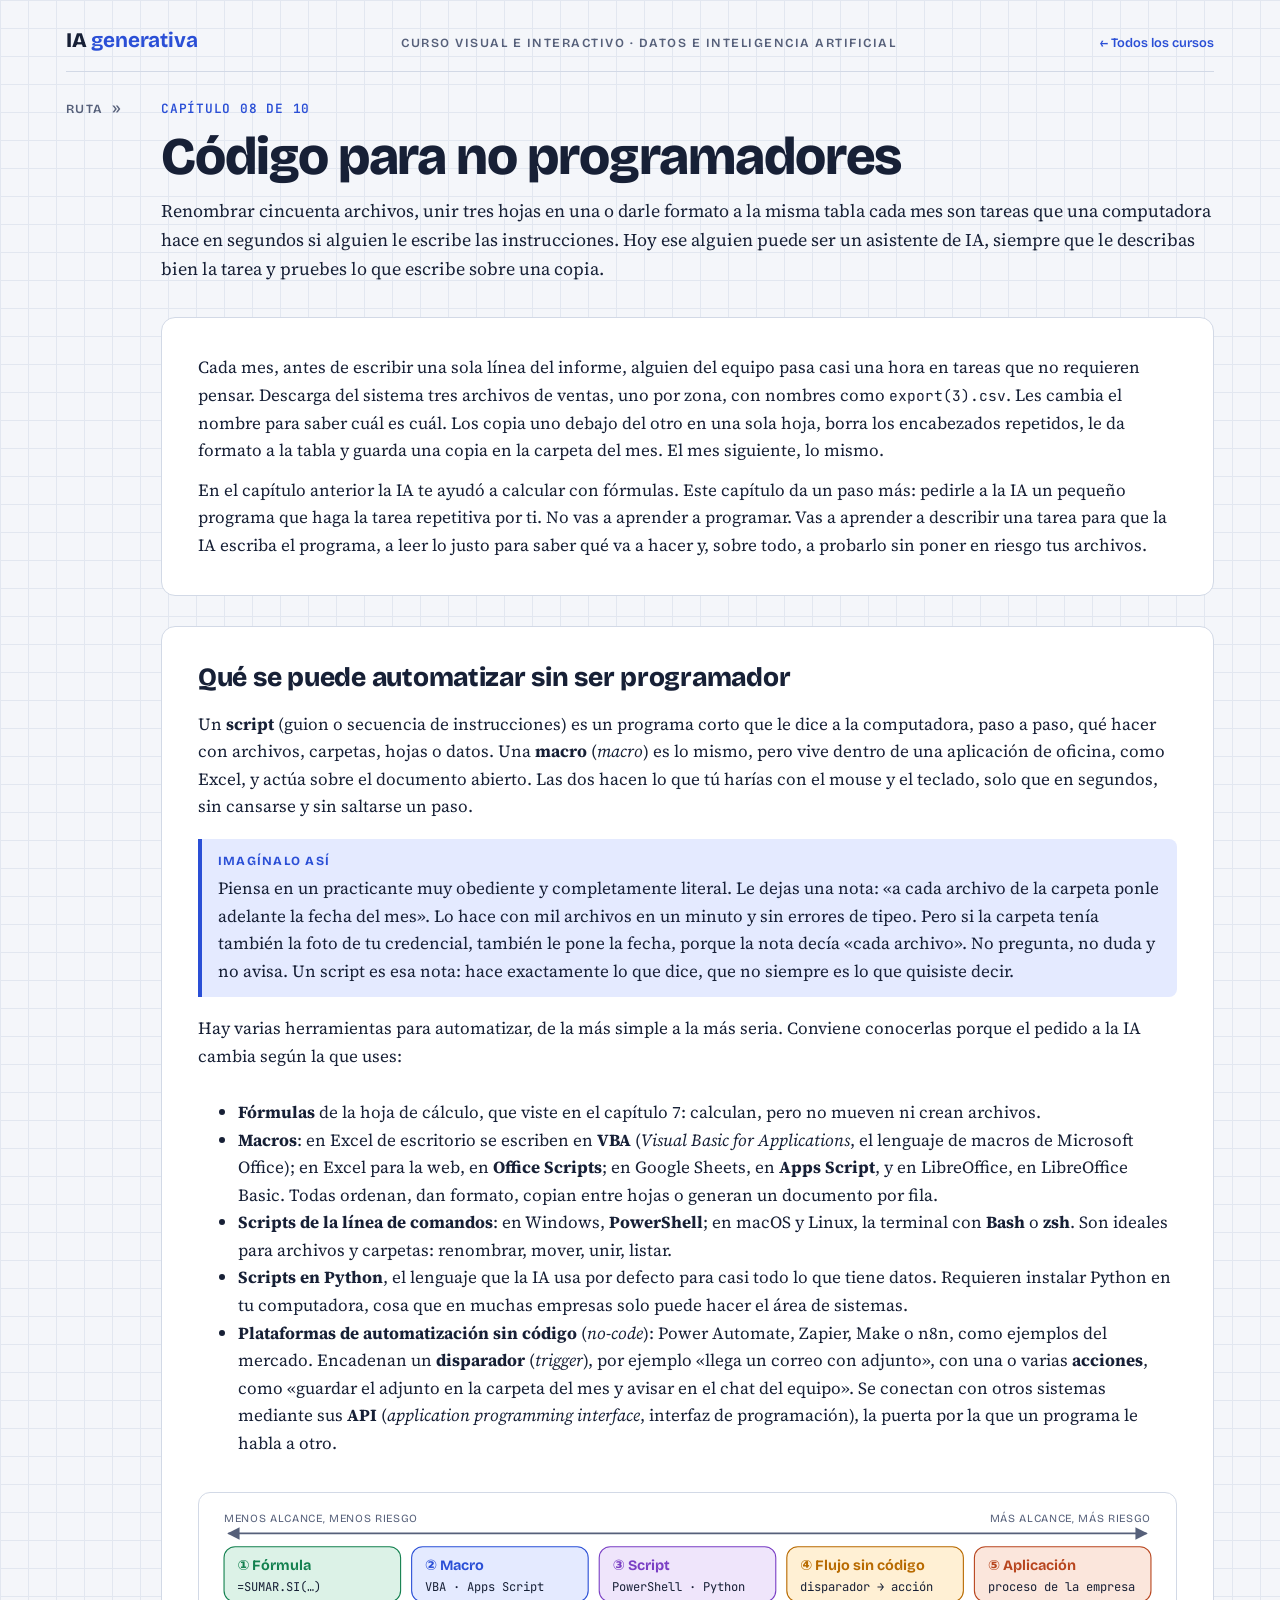
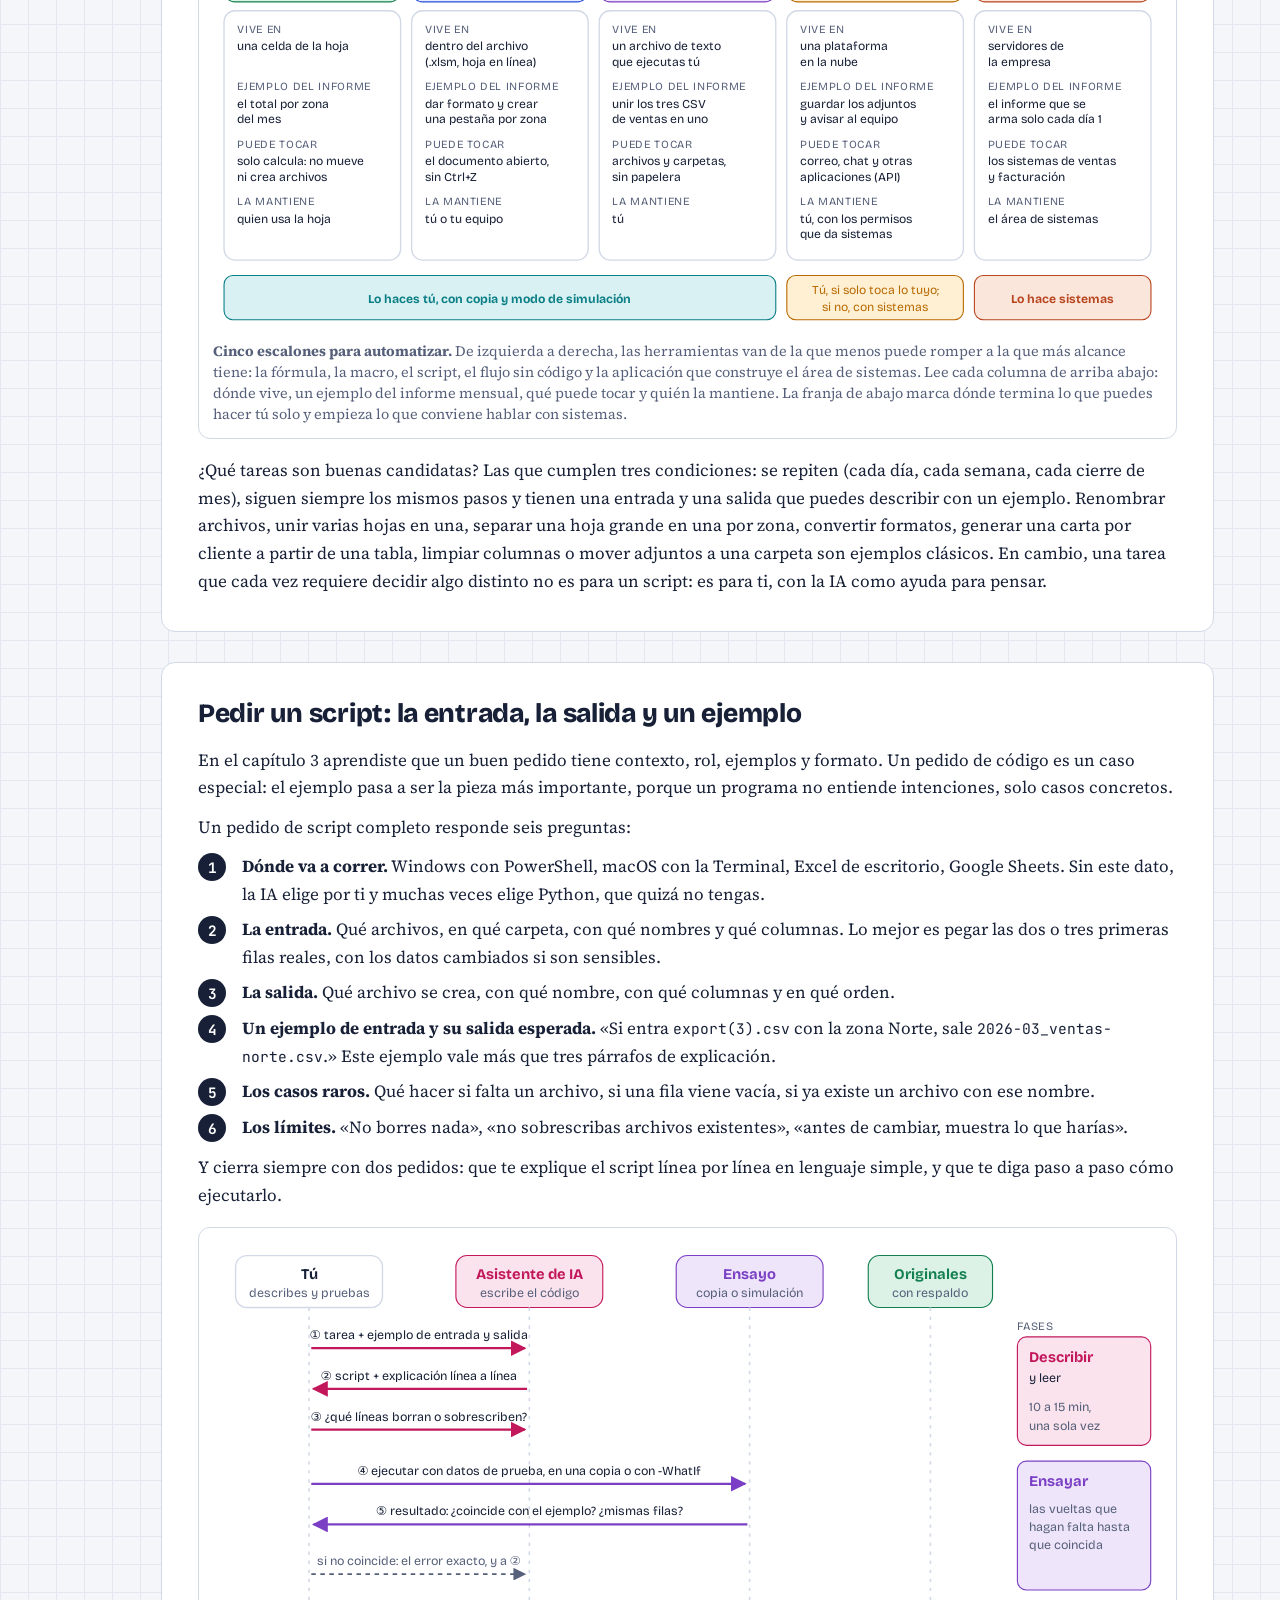
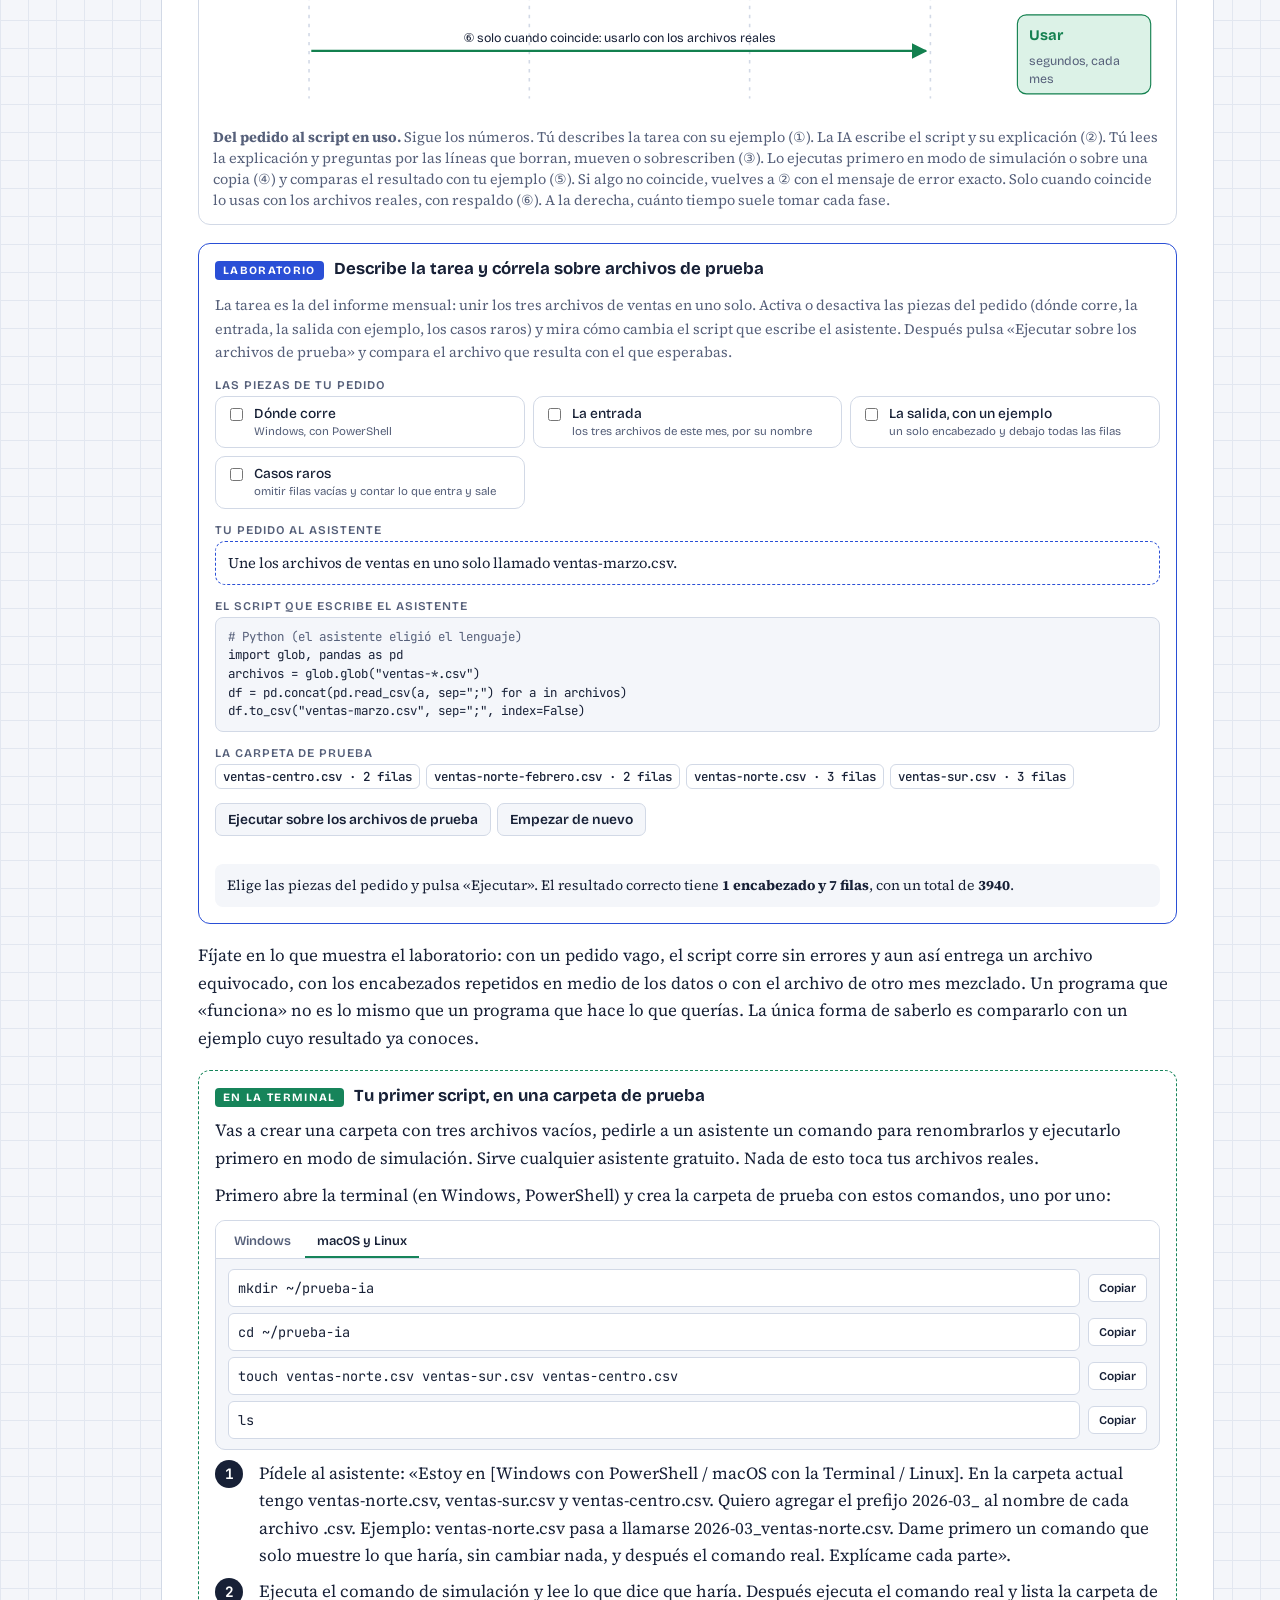
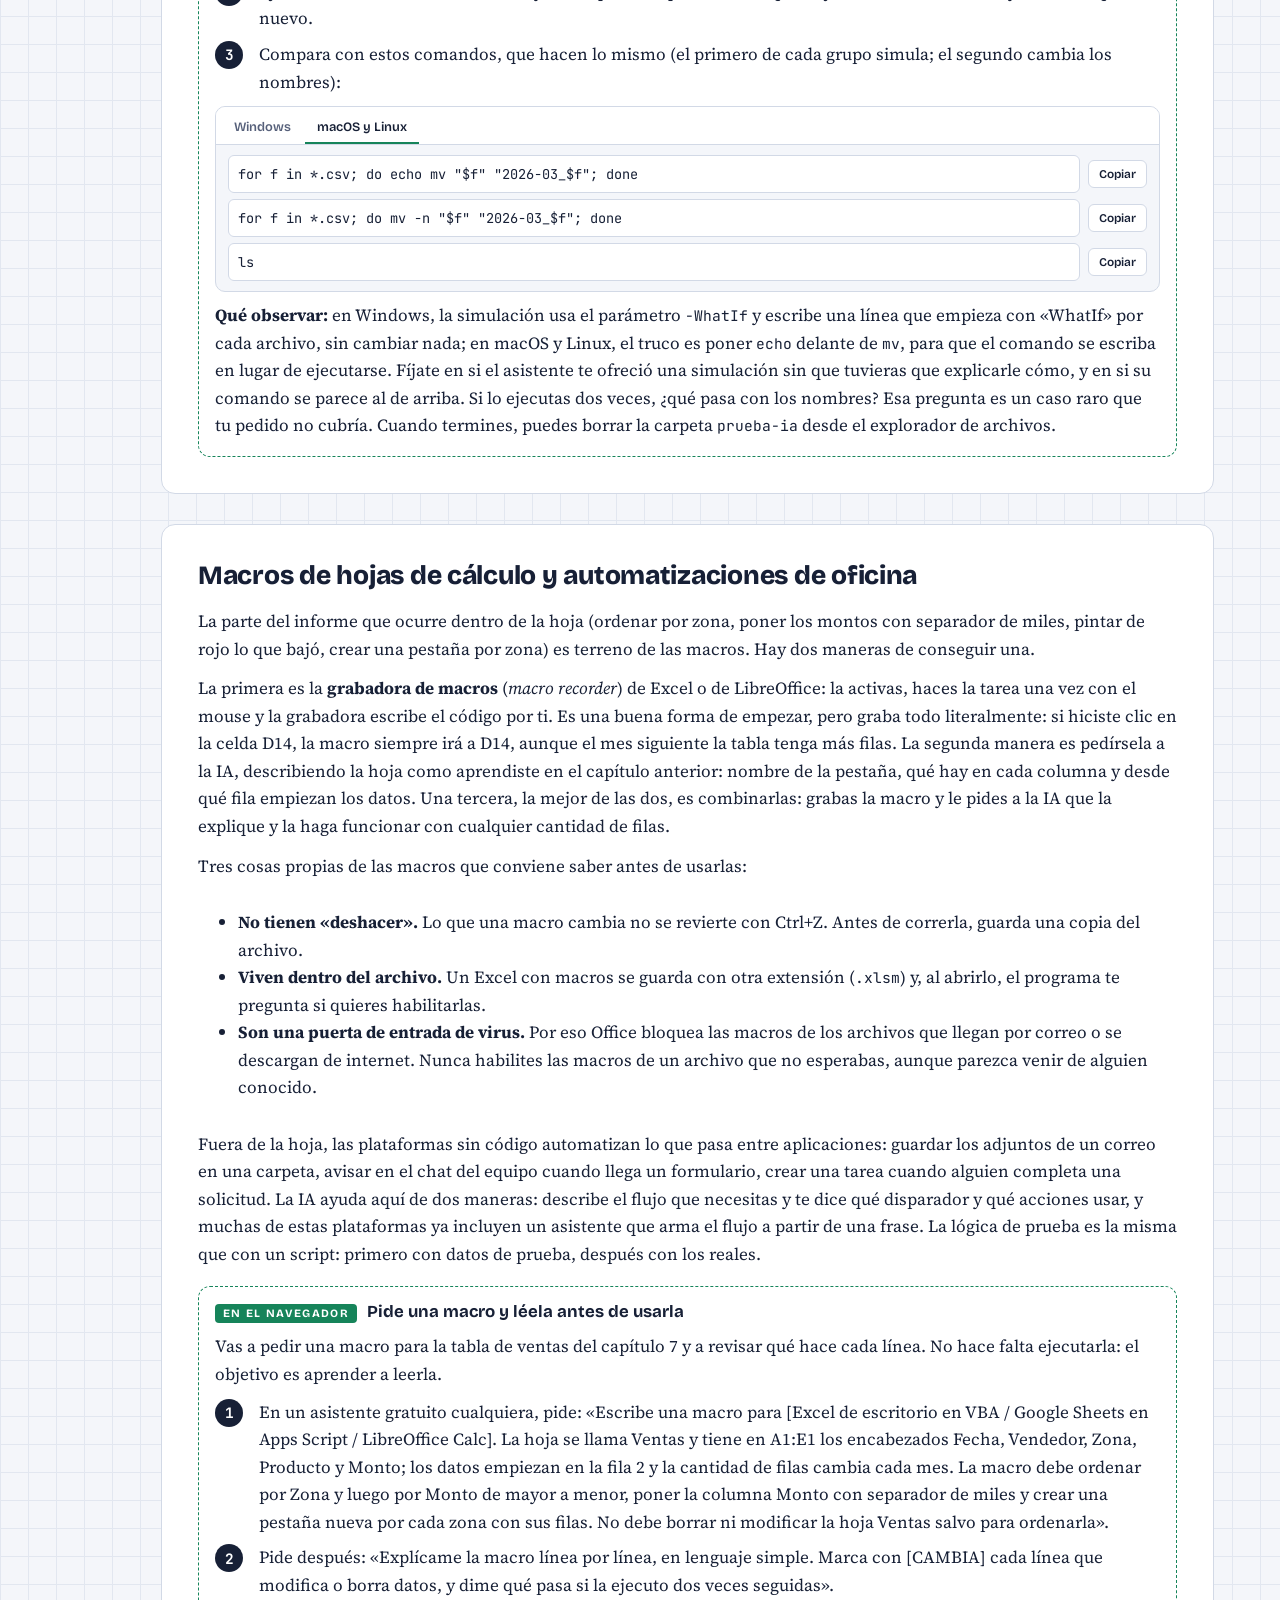
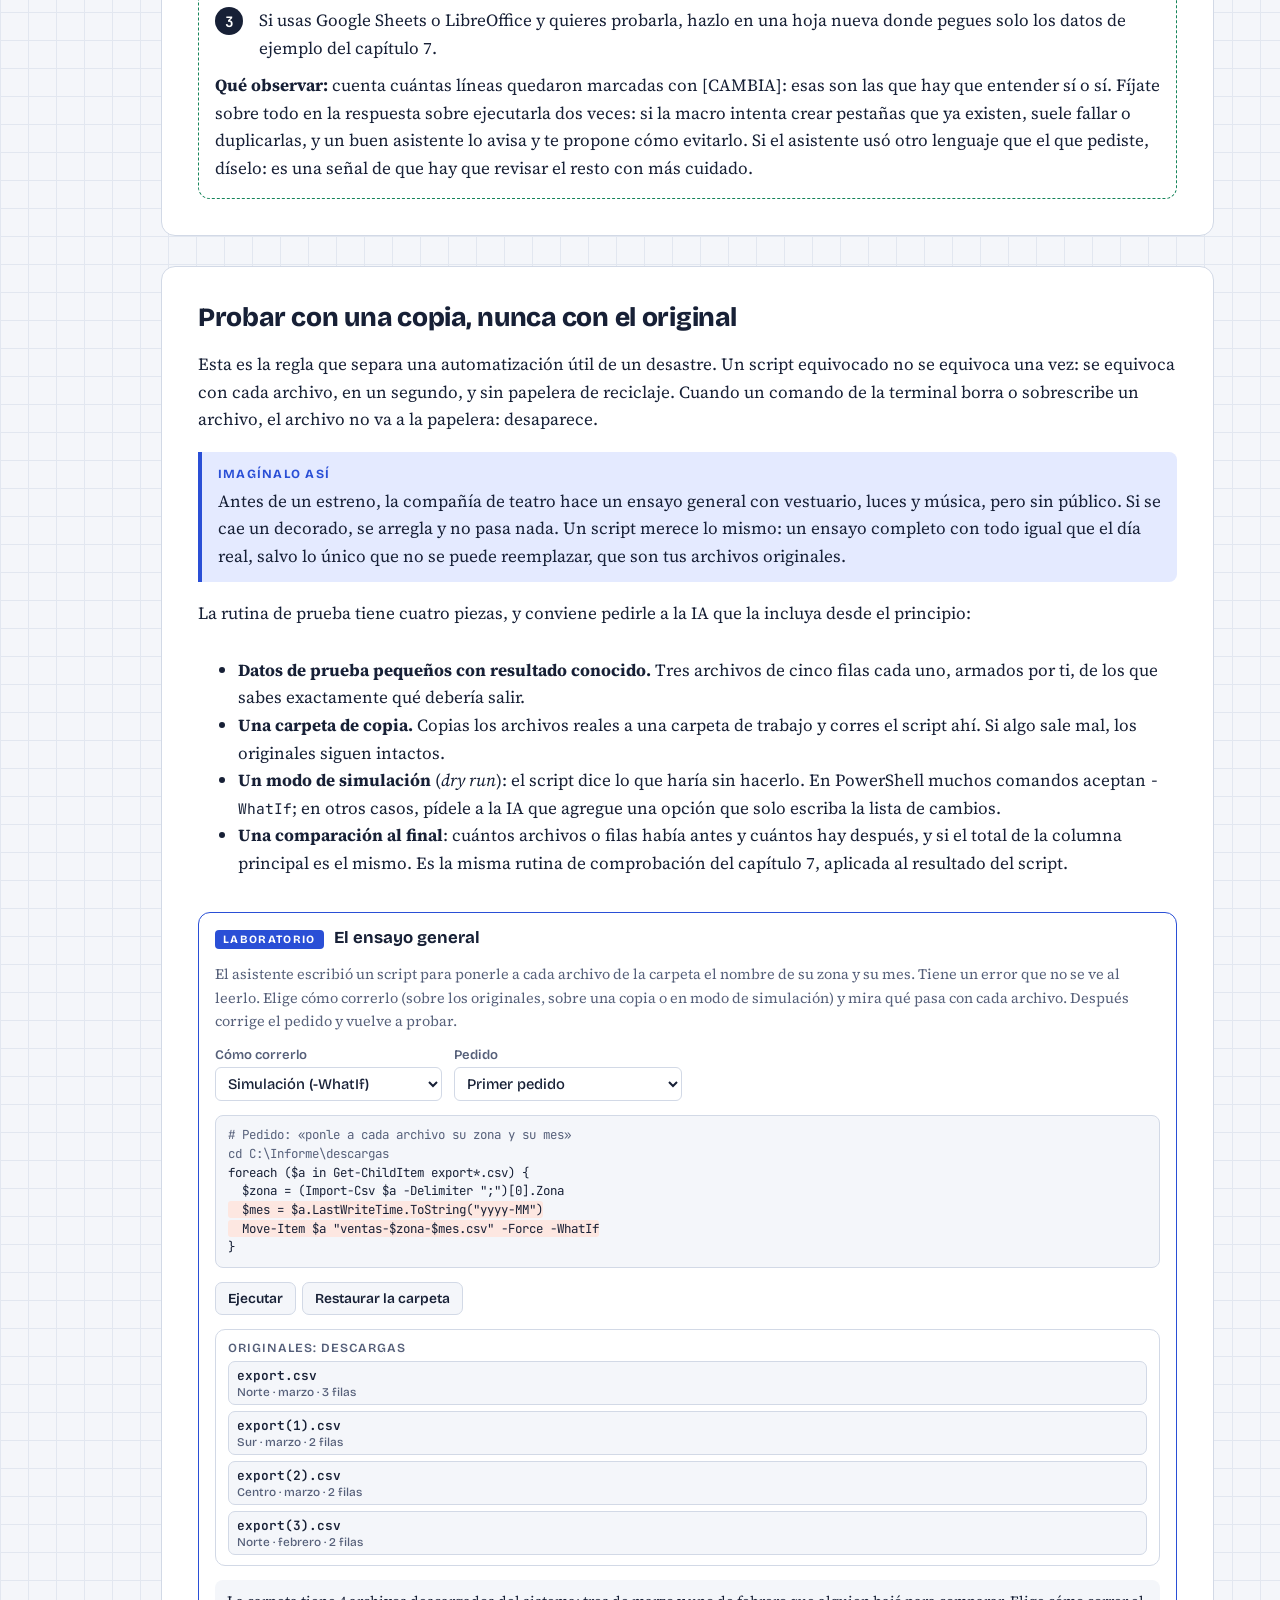
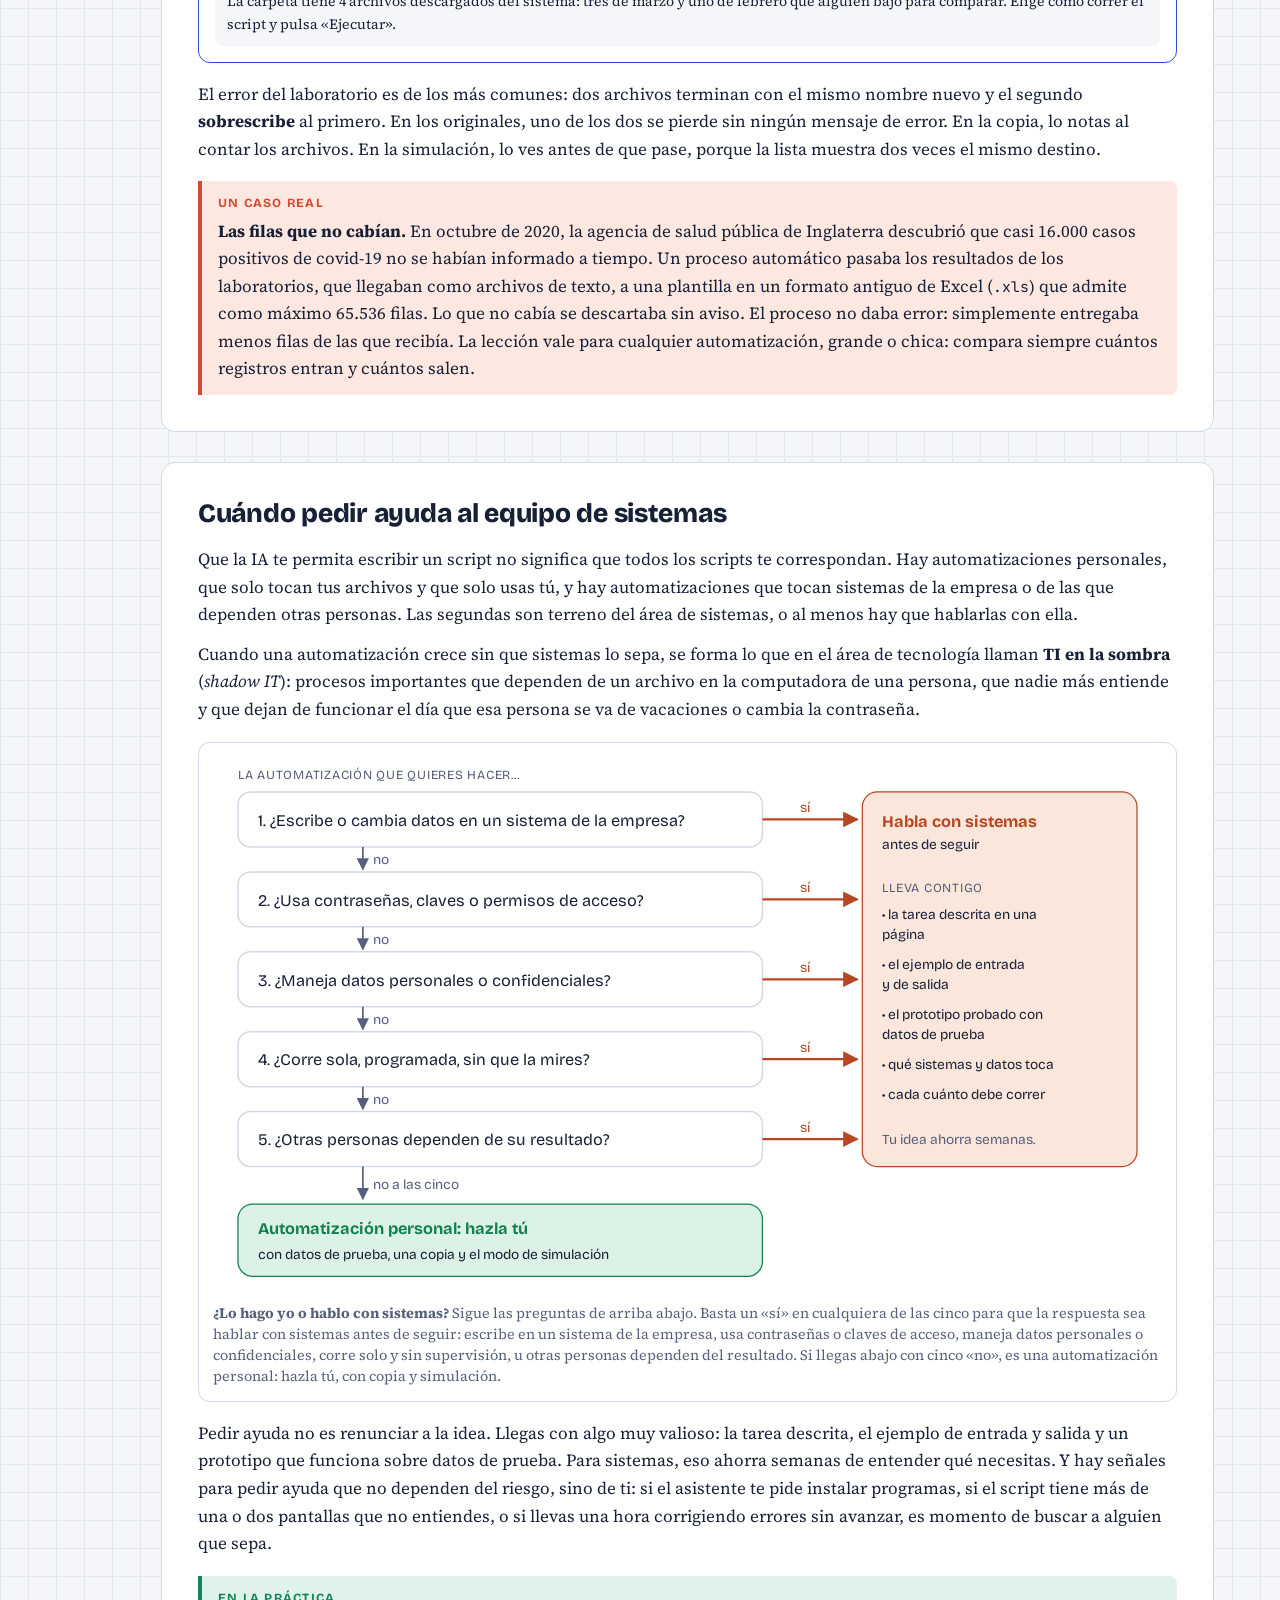
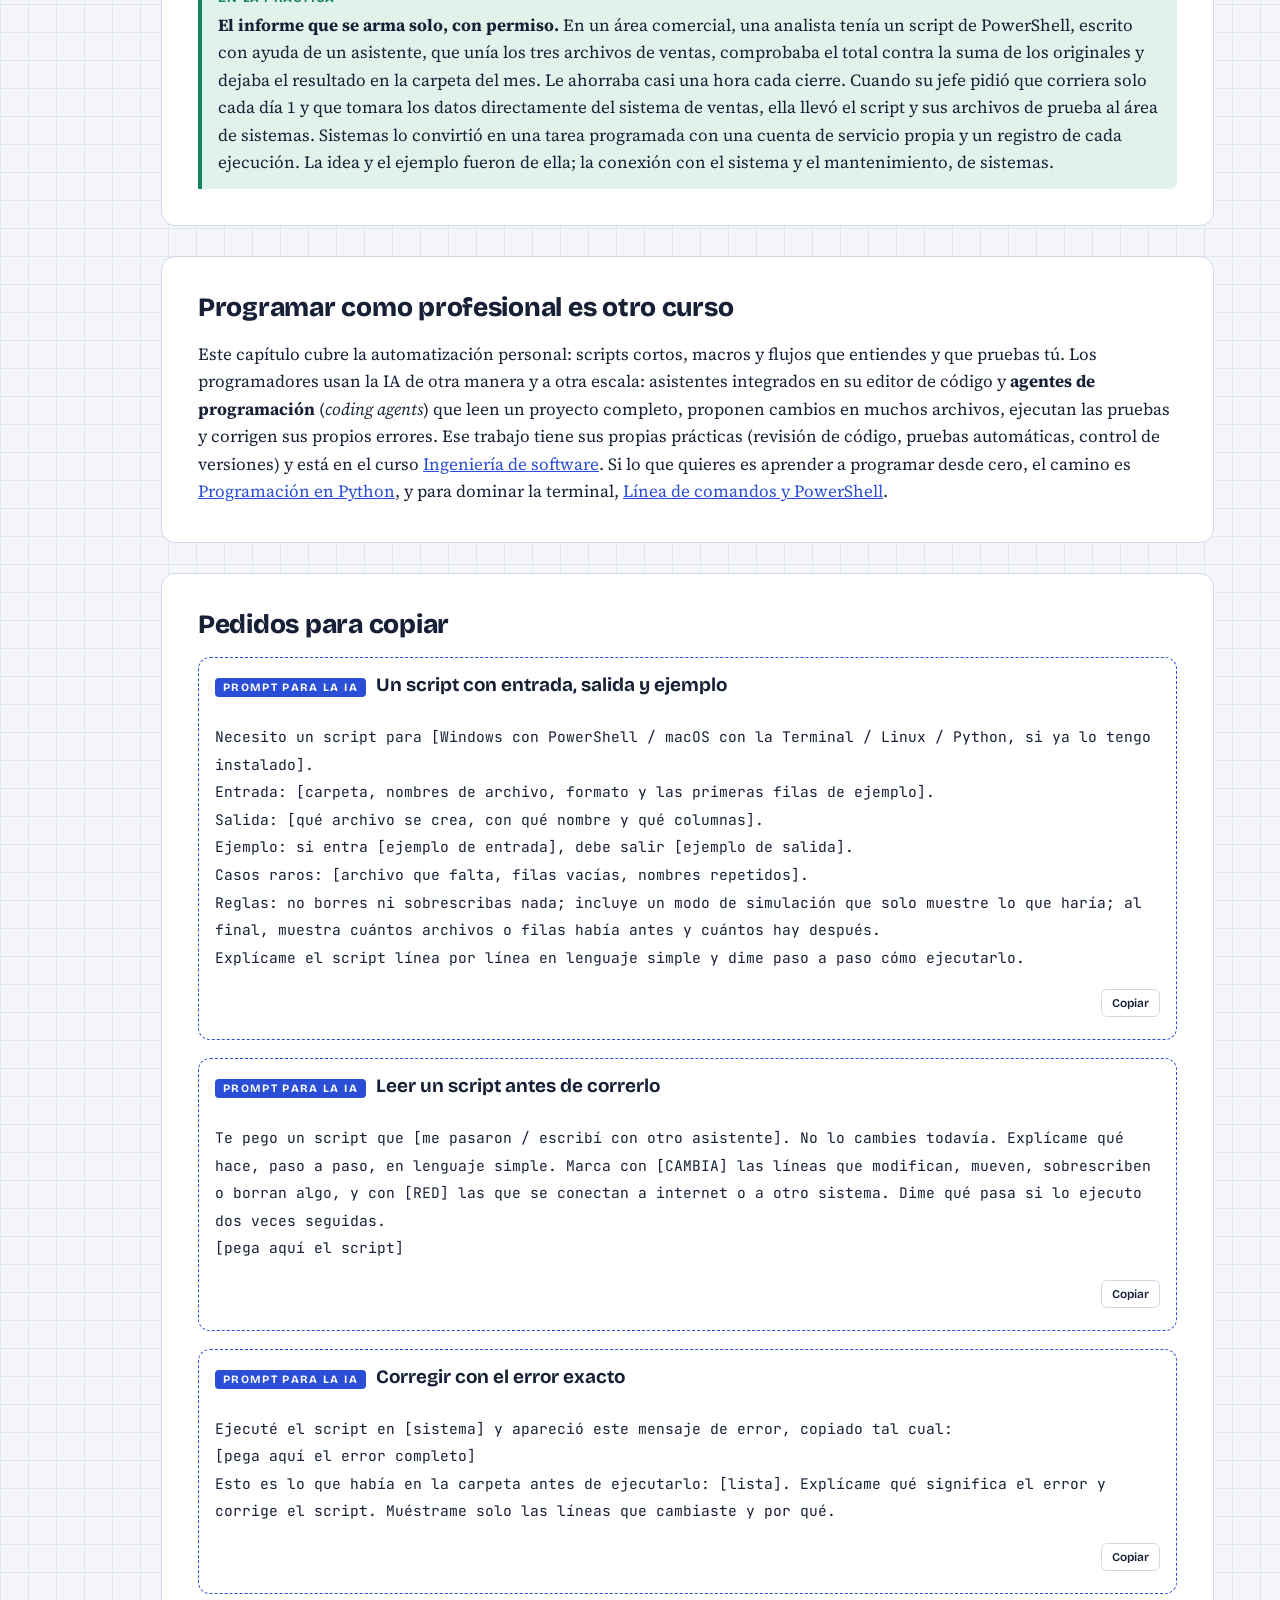
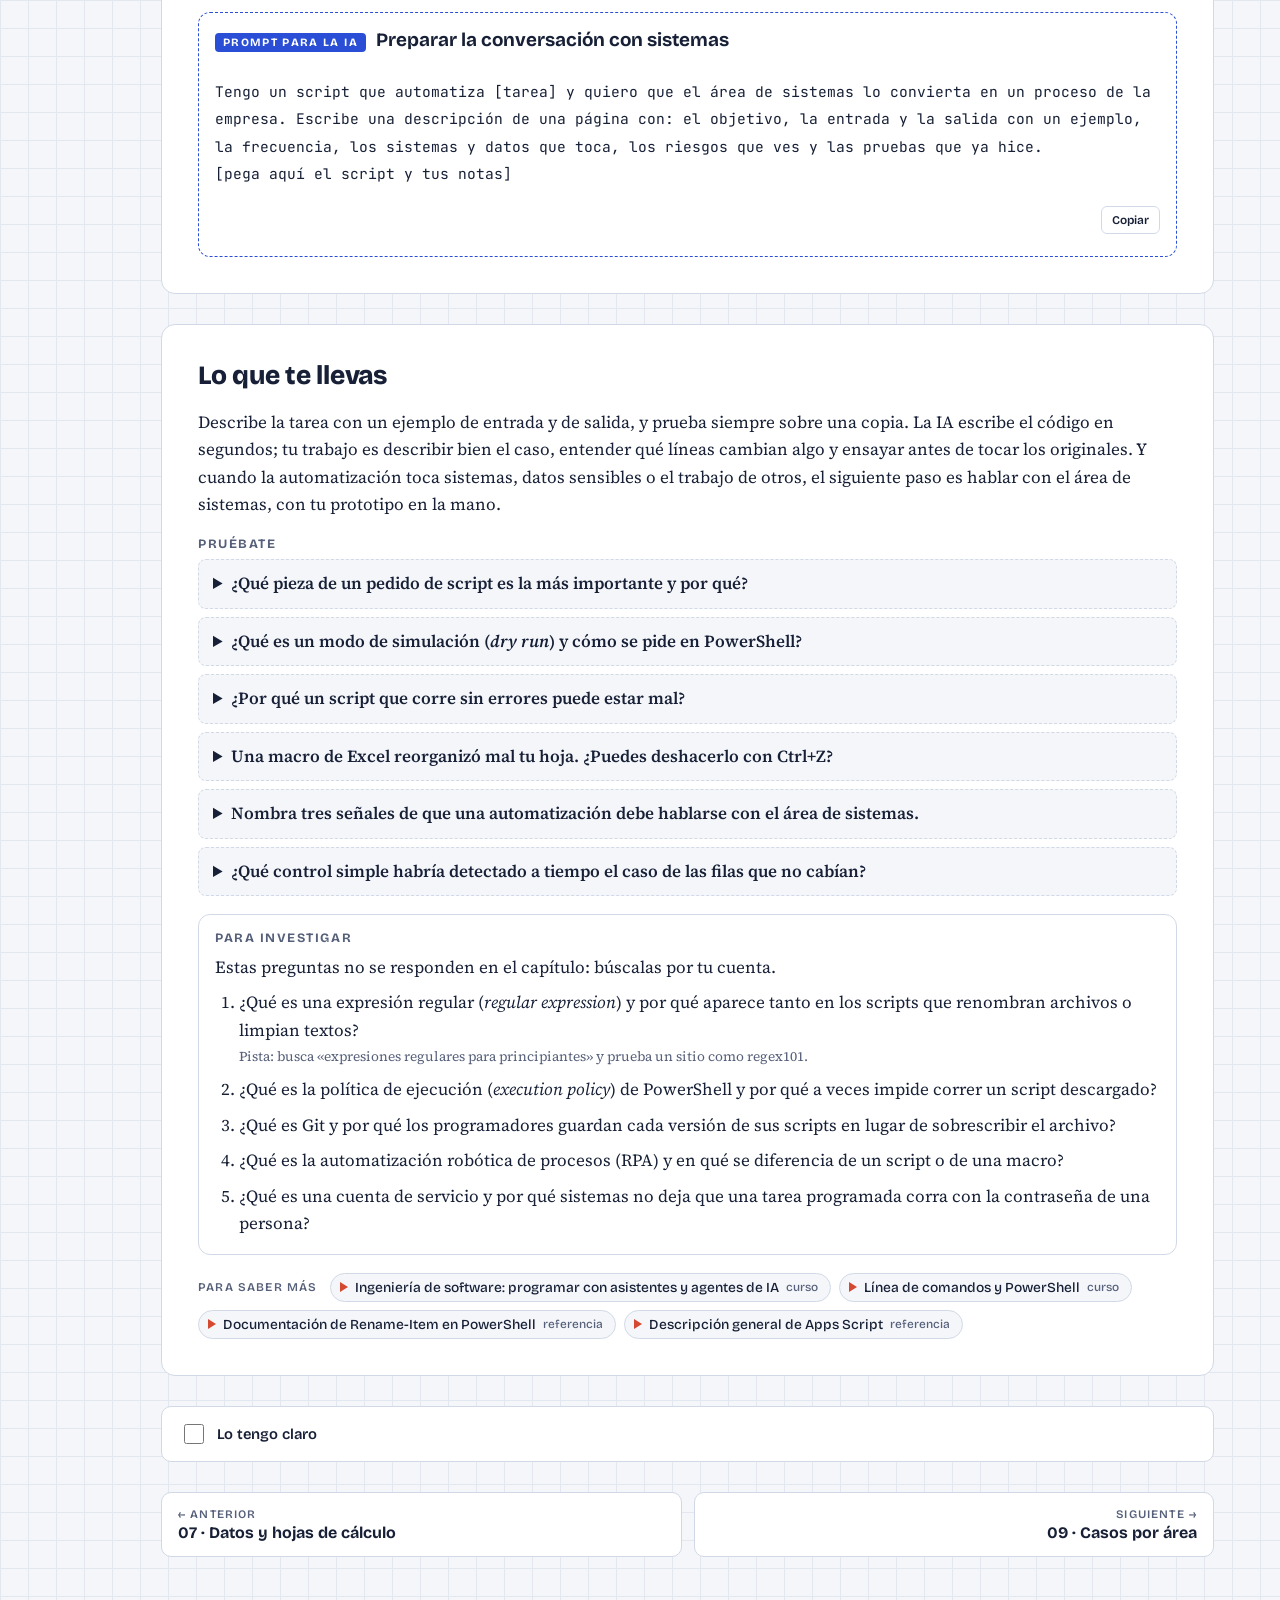
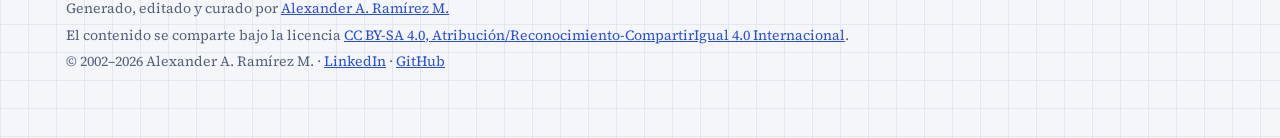
<file: 08-codigo-para-no-programadores.html>
<!doctype html>
<html lang="es">
<head>
<!-- Google Tag Manager -->
<script>(function(w,d,s,l,i){w[l]=w[l]||[];w[l].push({'gtm.start':
new Date().getTime(),event:'gtm.js'});var f=d.getElementsByTagName(s)[0],
j=d.createElement(s),dl=l!='dataLayer'?'&l='+l:'';j.async=true;j.src=
'https://www.googletagmanager.com/gtm.js?id='+i+dl;f.parentNode.insertBefore(j,f);
})(window,document,'script','dataLayer','GTM-KX76XF8R');</script>
<!-- End Google Tag Manager -->
<meta charset="utf-8">
<meta name="viewport" content="width=device-width, initial-scale=1, viewport-fit=cover">
<title>Código para no programadores · IA generativa · IA generativa</title>
<meta name="claude:viewport-fit-sides" content="cover">
<meta name="description" content="Usar la IA generativa en el trabajo, sin tecnicismos: qué puede y qué no, cómo pedir bien, cómo verificar, qué hacer con texto, imágenes y datos, casos por área y cómo llevarla a tu equipo.">
<link rel="preconnect" href="https://fonts.googleapis.com">
<link rel="preconnect" href="https://fonts.gstatic.com" crossorigin>
<link rel="stylesheet" href="https://fonts.googleapis.com/css2?family=Bricolage+Grotesque:opsz,wght@12..96,500;12..96,700;12..96,800&family=JetBrains+Mono:wght@400;600&family=Source+Serif+4:ital,opsz,wght@0,8..60,400;0,8..60,600;1,8..60,400;1,8..60,600&display=swap">
<link rel="stylesheet" href="assets/style.css">
</head>
<body>
<!-- Google Tag Manager (noscript) -->
<noscript><iframe src="https://www.googletagmanager.com/ns.html?id=GTM-KX76XF8R"
height="0" width="0" style="display:none;visibility:hidden"></iframe></noscript>
<!-- End Google Tag Manager (noscript) -->
<div class="wrap" data-page="codigo-para-no-programadores">
<header class="topbar"><a class="brand" href="index.html">IA <b>generativa</b></a><span class="eyebrow">Curso visual e interactivo · Datos e inteligencia artificial</span><a class="al-sitio" href="https://aaramirez.github.io/">← Todos los cursos</a></header>
<div class="layout">
<nav class="toc" id="toc" aria-label="Ruta de aprendizaje"></nav>
<main>
<header class="page-head"><span class="num">CAPÍTULO 08 DE 10</span><h1>Código para no programadores</h1><p class="lede">Renombrar cincuenta archivos, unir tres hojas en una o darle formato a la misma tabla cada mes son tareas que una computadora hace en segundos si alguien le escribe las instrucciones. Hoy ese alguien puede ser un asistente de IA, siempre que le describas bien la tarea y pruebes lo que escribe sobre una copia.</p></header>
<section><div class="prose"><p>Cada mes, antes de escribir una sola línea del informe, alguien del equipo pasa casi una hora en tareas que no requieren pensar. Descarga del sistema tres archivos de ventas, uno por zona, con nombres como <code>export(3).csv</code>. Les cambia el nombre para saber cuál es cuál. Los copia uno debajo del otro en una sola hoja, borra los encabezados repetidos, le da formato a la tabla y guarda una copia en la carpeta del mes. El mes siguiente, lo mismo.</p><p>En el capítulo anterior la IA te ayudó a calcular con fórmulas. Este capítulo da un paso más: pedirle a la IA un pequeño programa que haga la tarea repetitiva por ti. No vas a aprender a programar. Vas a aprender a describir una tarea para que la IA escriba el programa, a leer lo justo para saber qué va a hacer y, sobre todo, a probarlo sin poner en riesgo tus archivos.</p></div></section>
<section><h2>Qué se puede automatizar sin ser programador</h2><div class="prose"><p>Un <b>script</b> (guion o secuencia de instrucciones) es un programa corto que le dice a la computadora, paso a paso, qué hacer con archivos, carpetas, hojas o datos. Una <b>macro</b> (<i>macro</i>) es lo mismo, pero vive dentro de una aplicación de oficina, como Excel, y actúa sobre el documento abierto. Las dos hacen lo que tú harías con el mouse y el teclado, solo que en segundos, sin cansarse y sin saltarse un paso.</p></div><div class="analogia"><b>Imagínalo así</b><p>Piensa en un practicante muy obediente y completamente literal. Le dejas una nota: «a cada archivo de la carpeta ponle adelante la fecha del mes». Lo hace con mil archivos en un minuto y sin errores de tipeo. Pero si la carpeta tenía también la foto de tu credencial, también le pone la fecha, porque la nota decía «cada archivo». No pregunta, no duda y no avisa. Un script es esa nota: hace exactamente lo que dice, que no siempre es lo que quisiste decir.</p></div><div class="prose"><p>Hay varias herramientas para automatizar, de la más simple a la más seria. Conviene conocerlas porque el pedido a la IA cambia según la que uses:</p><ul><li><b>Fórmulas</b> de la hoja de cálculo, que viste en el capítulo 7: calculan, pero no mueven ni crean archivos.</li><li><b>Macros</b>: en Excel de escritorio se escriben en <b>VBA</b> (<i>Visual Basic for Applications</i>, el lenguaje de macros de Microsoft Office); en Excel para la web, en <b>Office Scripts</b>; en Google Sheets, en <b>Apps Script</b>, y en LibreOffice, en LibreOffice Basic. Todas ordenan, dan formato, copian entre hojas o generan un documento por fila.</li><li><b>Scripts de la línea de comandos</b>: en Windows, <b>PowerShell</b>; en macOS y Linux, la terminal con <b>Bash</b> o <b>zsh</b>. Son ideales para archivos y carpetas: renombrar, mover, unir, listar.</li><li><b>Scripts en Python</b>, el lenguaje que la IA usa por defecto para casi todo lo que tiene datos. Requieren instalar Python en tu computadora, cosa que en muchas empresas solo puede hacer el área de sistemas.</li><li><b>Plataformas de automatización sin código</b> (<i>no-code</i>): Power Automate, Zapier, Make o n8n, como ejemplos del mercado. Encadenan un <b>disparador</b> (<i>trigger</i>), por ejemplo «llega un correo con adjunto», con una o varias <b>acciones</b>, como «guardar el adjunto en la carpeta del mes y avisar en el chat del equipo». Se conectan con otros sistemas mediante sus <b>API</b> (<i>application programming interface</i>, interfaz de programación), la puerta por la que un programa le habla a otro.</li></ul></div><figure class="fig fig-comparacion" id="08-diagrama-1"><div class="lienzo"><svg viewBox="0 0 860 384" style="min-width:720px" role="img" aria-label="Comparación de cinco herramientas para automatizar, de menor a mayor alcance: fórmula, macro, script, flujo sin código y aplicación de sistemas, con dónde vive cada una, un ejemplo, qué puede tocar y quién la mantiene">
  <defs>
    <marker id="g8d1-fl" viewBox="0 0 10 10" refX="9" refY="5" markerWidth="7" markerHeight="7" orient="auto-start-reverse"><path d="M0 0 10 5 0 10z" class="fl-muted"/></marker>
  </defs>
  <text x="10" y="14" class="t t-xs t-m">MENOS ALCANCE, MENOS RIESGO</text>
  <text x="850" y="14" class="t t-xs t-m" text-anchor="end">MÁS ALCANCE, MÁS RIESGO</text>
  <line x1="14" y1="24" x2="846" y2="24" class="ln" style="stroke-width:1.6" marker-start="url(#g8d1-fl)" marker-end="url(#g8d1-fl)"/>

  
  <rect x="10" y="36" width="160" height="50" rx="10" class="c-enl"/>
  <text x="22" y="57" class="t t-b k-enl">① Fórmula</text>
  <text x="22" y="76" class="t t-s t-mono">=SUMAR.SI(…)</text>
  <rect x="10" y="94" width="160" height="226" rx="10" class="caja"/>
  <text x="22" y="114" class="t t-xs t-m">VIVE EN</text>
  <text x="22" y="130" class="t t-s">una celda de la hoja</text>
  <text x="22" y="166" class="t t-xs t-m">EJEMPLO DEL INFORME</text>
  <text x="22" y="182" class="t t-s">el total por zona</text>
  <text x="22" y="196" class="t t-s">del mes</text>
  <text x="22" y="218" class="t t-xs t-m">PUEDE TOCAR</text>
  <text x="22" y="234" class="t t-s">solo calcula: no mueve</text>
  <text x="22" y="248" class="t t-s">ni crea archivos</text>
  <text x="22" y="270" class="t t-xs t-m">LA MANTIENE</text>
  <text x="22" y="286" class="t t-s">quien usa la hoja</text>

  
  <rect x="180" y="36" width="160" height="50" rx="10" class="c-red"/>
  <text x="192" y="57" class="t t-b k-red">② Macro</text>
  <text x="192" y="76" class="t t-s t-mono">VBA · Apps Script</text>
  <rect x="180" y="94" width="160" height="226" rx="10" class="caja"/>
  <text x="192" y="114" class="t t-xs t-m">VIVE EN</text>
  <text x="192" y="130" class="t t-s">dentro del archivo</text>
  <text x="192" y="144" class="t t-s">(.xlsm, hoja en línea)</text>
  <text x="192" y="166" class="t t-xs t-m">EJEMPLO DEL INFORME</text>
  <text x="192" y="182" class="t t-s">dar formato y crear</text>
  <text x="192" y="196" class="t t-s">una pestaña por zona</text>
  <text x="192" y="218" class="t t-xs t-m">PUEDE TOCAR</text>
  <text x="192" y="234" class="t t-s">el documento abierto,</text>
  <text x="192" y="248" class="t t-s">sin Ctrl+Z</text>
  <text x="192" y="270" class="t t-xs t-m">LA MANTIENE</text>
  <text x="192" y="286" class="t t-s">tú o tu equipo</text>

  
  <rect x="350" y="36" width="160" height="50" rx="10" class="c-tra"/>
  <text x="362" y="57" class="t t-b k-tra">③ Script</text>
  <text x="362" y="76" class="t t-s t-mono">PowerShell · Python</text>
  <rect x="350" y="94" width="160" height="226" rx="10" class="caja"/>
  <text x="362" y="114" class="t t-xs t-m">VIVE EN</text>
  <text x="362" y="130" class="t t-s">un archivo de texto</text>
  <text x="362" y="144" class="t t-s">que ejecutas tú</text>
  <text x="362" y="166" class="t t-xs t-m">EJEMPLO DEL INFORME</text>
  <text x="362" y="182" class="t t-s">unir los tres CSV</text>
  <text x="362" y="196" class="t t-s">de ventas en uno</text>
  <text x="362" y="218" class="t t-xs t-m">PUEDE TOCAR</text>
  <text x="362" y="234" class="t t-s">archivos y carpetas,</text>
  <text x="362" y="248" class="t t-s">sin papelera</text>
  <text x="362" y="270" class="t t-xs t-m">LA MANTIENE</text>
  <text x="362" y="286" class="t t-s">tú</text>

  
  <rect x="520" y="36" width="160" height="50" rx="10" class="c-fis"/>
  <text x="532" y="57" class="t t-b k-fis">④ Flujo sin código</text>
  <text x="532" y="76" class="t t-s t-mono">disparador → acción</text>
  <rect x="520" y="94" width="160" height="226" rx="10" class="caja"/>
  <text x="532" y="114" class="t t-xs t-m">VIVE EN</text>
  <text x="532" y="130" class="t t-s">una plataforma</text>
  <text x="532" y="144" class="t t-s">en la nube</text>
  <text x="532" y="166" class="t t-xs t-m">EJEMPLO DEL INFORME</text>
  <text x="532" y="182" class="t t-s">guardar los adjuntos</text>
  <text x="532" y="196" class="t t-s">y avisar al equipo</text>
  <text x="532" y="218" class="t t-xs t-m">PUEDE TOCAR</text>
  <text x="532" y="234" class="t t-s">correo, chat y otras</text>
  <text x="532" y="248" class="t t-s">aplicaciones (API)</text>
  <text x="532" y="270" class="t t-xs t-m">LA MANTIENE</text>
  <text x="532" y="286" class="t t-s">tú, con los permisos</text>
  <text x="532" y="300" class="t t-s">que da sistemas</text>

  
  <rect x="690" y="36" width="160" height="50" rx="10" class="d-sis"/>
  <text x="702" y="57" class="t t-b k-sis">⑤ Aplicación</text>
  <text x="702" y="76" class="t t-s t-mono">proceso de la empresa</text>
  <rect x="690" y="94" width="160" height="226" rx="10" class="caja"/>
  <text x="702" y="114" class="t t-xs t-m">VIVE EN</text>
  <text x="702" y="130" class="t t-s">servidores de</text>
  <text x="702" y="144" class="t t-s">la empresa</text>
  <text x="702" y="166" class="t t-xs t-m">EJEMPLO DEL INFORME</text>
  <text x="702" y="182" class="t t-s">el informe que se</text>
  <text x="702" y="196" class="t t-s">arma solo cada día 1</text>
  <text x="702" y="218" class="t t-xs t-m">PUEDE TOCAR</text>
  <text x="702" y="234" class="t t-s">los sistemas de ventas</text>
  <text x="702" y="248" class="t t-s">y facturación</text>
  <text x="702" y="270" class="t t-xs t-m">LA MANTIENE</text>
  <text x="702" y="286" class="t t-s">el área de sistemas</text>

  
  <rect x="10" y="334" width="500" height="40" rx="8" class="d-casa"/>
  <text x="260" y="359" class="t t-s t-b k-casa" text-anchor="middle">Lo haces tú, con copia y modo de simulación</text>
  <rect x="520" y="334" width="160" height="40" rx="8" class="c-fis"/>
  <text x="600" y="351" class="t t-s k-fis" text-anchor="middle">Tú, si solo toca lo tuyo;</text>
  <text x="600" y="366" class="t t-s k-fis" text-anchor="middle">si no, con sistemas</text>
  <rect x="690" y="334" width="160" height="40" rx="8" class="d-sis"/>
  <text x="770" y="359" class="t t-s t-b k-sis" text-anchor="middle">Lo hace sistemas</text>
</svg></div><figcaption><b>Cinco escalones para automatizar.</b> De izquierda a derecha, las herramientas van de la que menos puede romper a la que más alcance tiene: la fórmula, la macro, el script, el flujo sin código y la aplicación que construye el área de sistemas. Lee cada columna de arriba abajo: dónde vive, un ejemplo del informe mensual, qué puede tocar y quién la mantiene. La franja de abajo marca dónde termina lo que puedes hacer tú solo y empieza lo que conviene hablar con sistemas.</figcaption></figure><div class="prose"><p>¿Qué tareas son buenas candidatas? Las que cumplen tres condiciones: se repiten (cada día, cada semana, cada cierre de mes), siguen siempre los mismos pasos y tienen una entrada y una salida que puedes describir con un ejemplo. Renombrar archivos, unir varias hojas en una, separar una hoja grande en una por zona, convertir formatos, generar una carta por cliente a partir de una tabla, limpiar columnas o mover adjuntos a una carpeta son ejemplos clásicos. En cambio, una tarea que cada vez requiere decidir algo distinto no es para un script: es para ti, con la IA como ayuda para pensar.</p></div></section>
<section><h2>Pedir un script: la entrada, la salida y un ejemplo</h2><div class="prose"><p>En el capítulo 3 aprendiste que un buen pedido tiene contexto, rol, ejemplos y formato. Un pedido de código es un caso especial: el ejemplo pasa a ser la pieza más importante, porque un programa no entiende intenciones, solo casos concretos.</p><p>Un pedido de script completo responde seis preguntas:</p><ol class="steps"><li><span><b>Dónde va a correr.</b> Windows con PowerShell, macOS con la Terminal, Excel de escritorio, Google Sheets. Sin este dato, la IA elige por ti y muchas veces elige Python, que quizá no tengas.</span></li><li><span><b>La entrada.</b> Qué archivos, en qué carpeta, con qué nombres y qué columnas. Lo mejor es pegar las dos o tres primeras filas reales, con los datos cambiados si son sensibles.</span></li><li><span><b>La salida.</b> Qué archivo se crea, con qué nombre, con qué columnas y en qué orden.</span></li><li><span><b>Un ejemplo de entrada y su salida esperada.</b> «Si entra <code>export(3).csv</code> con la zona Norte, sale <code>2026-03_ventas-norte.csv</code>.» Este ejemplo vale más que tres párrafos de explicación.</span></li><li><span><b>Los casos raros.</b> Qué hacer si falta un archivo, si una fila viene vacía, si ya existe un archivo con ese nombre.</span></li><li><span><b>Los límites.</b> «No borres nada», «no sobrescribas archivos existentes», «antes de cambiar, muestra lo que harías».</span></li></ol><p>Y cierra siempre con dos pedidos: que te explique el script línea por línea en lenguaje simple, y que te diga paso a paso cómo ejecutarlo.</p></div><figure class="fig fig-flujo" id="08-diagrama-2"><div class="lienzo"><svg viewBox="0 0 840 420" style="min-width:700px" role="img" aria-label="Diagrama de secuencia del pedido al script en uso: describes la tarea con un ejemplo, la IA escribe el script y la explicación, preguntas por las líneas peligrosas, lo ejecutas en simulación o sobre una copia, comparas con el ejemplo, vuelves a pedir con el error si no coincide y solo al final lo usas con los archivos reales">
  <defs>
    <marker id="g8d2-apl" viewBox="0 0 10 10" refX="9" refY="5" markerWidth="7" markerHeight="7" orient="auto-start-reverse"><path d="M0 0 10 5 0 10z" class="k-apl"/></marker>
    <marker id="g8d2-tra" viewBox="0 0 10 10" refX="9" refY="5" markerWidth="7" markerHeight="7" orient="auto-start-reverse"><path d="M0 0 10 5 0 10z" class="k-tra"/></marker>
    <marker id="g8d2-enl" viewBox="0 0 10 10" refX="9" refY="5" markerWidth="7" markerHeight="7" orient="auto-start-reverse"><path d="M0 0 10 5 0 10z" class="k-enl"/></marker>
    <marker id="g8d2-m" viewBox="0 0 10 10" refX="9" refY="5" markerWidth="7" markerHeight="7" orient="auto-start-reverse"><path d="M0 0 10 5 0 10z" class="fl-muted"/></marker>
  </defs>
  
  <rect x="20" y="12" width="130" height="46" rx="10" class="caja"/>
  <text x="85" y="33" class="t t-b" text-anchor="middle">Tú</text>
  <text x="85" y="49" class="t t-s t-m" text-anchor="middle">describes y pruebas</text>
  <rect x="215" y="12" width="130" height="46" rx="10" class="c-apl"/>
  <text x="280" y="33" class="t t-b k-apl" text-anchor="middle">Asistente de IA</text>
  <text x="280" y="49" class="t t-s t-m" text-anchor="middle">escribe el código</text>
  <rect x="410" y="12" width="130" height="46" rx="10" class="c-tra"/>
  <text x="475" y="33" class="t t-b k-tra" text-anchor="middle">Ensayo</text>
  <text x="475" y="49" class="t t-s t-m" text-anchor="middle">copia o simulación</text>
  <rect x="580" y="12" width="110" height="46" rx="10" class="c-enl"/>
  <text x="635" y="33" class="t t-b k-enl" text-anchor="middle">Originales</text>
  <text x="635" y="49" class="t t-s t-m" text-anchor="middle">con respaldo</text>
  <line x1="85" y1="58" x2="85" y2="404" class="vida"/>
  <line x1="280" y1="58" x2="280" y2="404" class="vida"/>
  <line x1="475" y1="58" x2="475" y2="404" class="vida"/>
  <line x1="635" y1="58" x2="635" y2="404" class="vida"/>

  
  <text x="182" y="86" class="t t-s" text-anchor="middle">① tarea + ejemplo de entrada y salida</text>
  <line x1="87" y1="94" x2="276" y2="94" class="ln s-apl" style="stroke-width:2" marker-end="url(#g8d2-apl)"/>
  <text x="182" y="122" class="t t-s" text-anchor="middle">② script + explicación línea a línea</text>
  <line x1="278" y1="130" x2="89" y2="130" class="ln s-apl" style="stroke-width:2" marker-end="url(#g8d2-apl)"/>
  <text x="182" y="158" class="t t-s" text-anchor="middle">③ ¿qué líneas borran o sobrescriben?</text>
  <line x1="87" y1="166" x2="276" y2="166" class="ln s-apl" style="stroke-width:2" marker-end="url(#g8d2-apl)"/>
  <text x="280" y="206" class="t t-s" text-anchor="middle">④ ejecutar con datos de prueba, en una copia o con -WhatIf</text>
  <line x1="87" y1="214" x2="471" y2="214" class="ln s-tra" style="stroke-width:2" marker-end="url(#g8d2-tra)"/>
  <text x="280" y="242" class="t t-s" text-anchor="middle">⑤ resultado: ¿coincide con el ejemplo? ¿mismas filas?</text>
  <line x1="473" y1="250" x2="89" y2="250" class="ln s-tra" style="stroke-width:2" marker-end="url(#g8d2-tra)"/>
  <text x="182" y="286" class="t t-s t-m" text-anchor="middle">si no coincide: el error exacto, y a ②</text>
  <line x1="87" y1="294" x2="276" y2="294" class="ln ln-d" style="stroke-width:1.6" marker-end="url(#g8d2-m)"/>
  <text x="360" y="354" class="t t-s" text-anchor="middle">⑥ solo cuando coincide: usarlo con los archivos reales</text>
  <line x1="87" y1="362" x2="631" y2="362" class="ln s-enl" style="stroke-width:2" marker-end="url(#g8d2-enl)"/>

  
  <text x="712" y="78" class="t t-xs t-m">FASES</text>
  <rect x="712" y="84" width="118" height="96" rx="8" class="c-apl"/>
  <text x="722" y="106" class="t t-b k-apl">Describir</text>
  <text x="722" y="124" class="t t-s">y leer</text>
  <text x="722" y="150" class="t t-s t-m">10 a 15 min,</text>
  <text x="722" y="166" class="t t-s t-m">una sola vez</text>
  <rect x="712" y="194" width="118" height="114" rx="8" class="c-tra"/>
  <text x="722" y="216" class="t t-b k-tra">Ensayar</text>
  <text x="722" y="240" class="t t-s t-m">las vueltas que</text>
  <text x="722" y="256" class="t t-s t-m">hagan falta hasta</text>
  <text x="722" y="272" class="t t-s t-m">que coincida</text>
  <rect x="712" y="330" width="118" height="70" rx="8" class="c-enl"/>
  <text x="722" y="352" class="t t-b k-enl">Usar</text>
  <text x="722" y="374" class="t t-s t-m">segundos, cada</text>
  <text x="722" y="390" class="t t-s t-m">mes</text>
</svg></div><figcaption><b>Del pedido al script en uso.</b> Sigue los números. Tú describes la tarea con su ejemplo (①). La IA escribe el script y su explicación (②). Tú lees la explicación y preguntas por las líneas que borran, mueven o sobrescriben (③). Lo ejecutas primero en modo de simulación o sobre una copia (④) y comparas el resultado con tu ejemplo (⑤). Si algo no coincide, vuelves a ② con el mensaje de error exacto. Solo cuando coincide lo usas con los archivos reales, con respaldo (⑥). A la derecha, cuánto tiempo suele tomar cada fase.</figcaption></figure><div class="lab" id="08-lab-1"><div class="lab-title"><span class="tag">Laboratorio</span><h3>Describe la tarea y córrela sobre archivos de prueba</h3></div><p class="hint">La tarea es la del informe mensual: unir los tres archivos de ventas en uno solo. Activa o desactiva las piezas del pedido (dónde corre, la entrada, la salida con ejemplo, los casos raros) y mira cómo cambia el script que escribe el asistente. Después pulsa «Ejecutar sobre los archivos de prueba» y compara el archivo que resulta con el que esperabas.</p><style>
[id="08-lab-1"] .c8l1-piezas{display:grid;grid-template-columns:repeat(auto-fit,minmax(min(100%,260px),1fr));gap:8px}
[id="08-lab-1"] .c8l1-piezas label{display:grid;grid-template-columns:auto 1fr;gap:8px;align-items:start;background:var(--card);border:1px solid var(--line);border-radius:10px;padding:8px 10px;font:500 .86rem/1.35 var(--f-display);cursor:pointer}
[id="08-lab-1"] .c8l1-piezas label.on{border-color:var(--accent);background:var(--accent-soft)}
[id="08-lab-1"] .c8l1-piezas small{display:block;color:var(--muted);font-weight:400}
[id="08-lab-1"] .c8l1-cab{font:600 .74rem var(--f-display);letter-spacing:.08em;text-transform:uppercase;color:var(--muted);margin:0 0 4px}
[id="08-lab-1"] .c8l1-pedido{background:var(--card);border:1px dashed var(--accent);border-radius:10px;padding:10px 12px;font:400 .92rem/1.5 var(--f-body);margin:0}
[id="08-lab-1"] .c8l1-cod{font:.78rem/1.5 var(--f-mono);background:var(--paper);border:1px solid var(--line);border-radius:8px;padding:10px 12px;white-space:pre-wrap;word-break:break-word;margin:0}
[id="08-lab-1"] .c8l1-cod .com{color:var(--muted)}
[id="08-lab-1"] .c8l1-cod .nuevo{background:var(--good-soft);border-radius:3px}
[id="08-lab-1"] .c8l1-dir{display:flex;flex-wrap:wrap;gap:6px}
[id="08-lab-1"] .c8l1-dir span{font:500 .78rem var(--f-mono);border:1px solid var(--line);border-radius:6px;padding:3px 7px;background:var(--card)}
[id="08-lab-1"] .c8l1-dir span.us{border-color:var(--accent);color:var(--accent)}
[id="08-lab-1"] .c8l1-dir span.mal{border-color:var(--warm);color:var(--warm)}
[id="08-lab-1"] table{border-collapse:collapse;width:100%}
[id="08-lab-1"] th,[id="08-lab-1"] td{font:500 .8rem var(--f-mono);padding:3px 6px;border-bottom:1px solid var(--line);text-align:left;white-space:nowrap}
[id="08-lab-1"] td.n{text-align:right}
[id="08-lab-1"] tr.mal td{background:var(--warm-soft)}
[id="08-lab-1"] td.nota{font-family:var(--f-display);color:var(--warm);white-space:normal}
[id="08-lab-1"] .c8l1-err{font:.8rem/1.5 var(--f-mono);color:var(--warm);background:var(--warm-soft);border-radius:8px;padding:10px 12px;margin:0;white-space:pre-wrap;word-break:break-word}
</style>
<div>
  <p class="c8l1-cab">Las piezas de tu pedido</p>
  <div class="c8l1-piezas" id="c8l1-piezas">
    <label><input type="checkbox" data-p="donde"><span>Dónde corre<small>Windows, con PowerShell</small></span></label>
    <label><input type="checkbox" data-p="entrada"><span>La entrada<small>los tres archivos de este mes, por su nombre</small></span></label>
    <label><input type="checkbox" data-p="salida"><span>La salida, con un ejemplo<small>un solo encabezado y debajo todas las filas</small></span></label>
    <label><input type="checkbox" data-p="raros"><span>Casos raros<small>omitir filas vacías y contar lo que entra y sale</small></span></label>
  </div>
</div>
<div>
  <p class="c8l1-cab">Tu pedido al asistente</p>
  <p class="c8l1-pedido" id="c8l1-pedido" aria-live="polite"></p>
</div>
<div>
  <p class="c8l1-cab">El script que escribe el asistente</p>
  <pre class="c8l1-cod" id="c8l1-cod"></pre>
</div>
<div>
  <p class="c8l1-cab">La carpeta de prueba</p>
  <div class="c8l1-dir" id="c8l1-dir"></div>
</div>
<div class="btns"><button type="button" id="c8l1-run">Ejecutar sobre los archivos de prueba</button><button type="button" id="c8l1-reset">Empezar de nuevo</button></div>
<div id="c8l1-res"></div>
<div class="readout texto" id="c8l1-out" aria-live="polite"></div></div><div class="prose"><p>Fíjate en lo que muestra el laboratorio: con un pedido vago, el script corre sin errores y aun así entrega un archivo equivocado, con los encabezados repetidos en medio de los datos o con el archivo de otro mes mezclado. Un programa que «funciona» no es lo mismo que un programa que hace lo que querías. La única forma de saberlo es compararlo con un ejemplo cuyo resultado ya conoces.</p></div><div class="practica"><div class="practica-title"><span class="tag">En la terminal</span><h3>Tu primer script, en una carpeta de prueba</h3></div><p>Vas a crear una carpeta con tres archivos vacíos, pedirle a un asistente un comando para renombrarlos y ejecutarlo primero en modo de simulación. Sirve cualquier asistente gratuito. Nada de esto toca tus archivos reales.</p><p>Primero abre la terminal (en Windows, PowerShell) y crea la carpeta de prueba con estos comandos, uno por uno:</p><div class="cmds"><div class="cmd-tabs" role="tablist" aria-label="Sistema operativo"><button type="button" role="tab" data-so="win">Windows</button><button type="button" role="tab" data-so="mac linux">macOS y Linux</button></div><div class="cmd-panel" role="tabpanel" data-so="win"><p class="cmd-nota">Windows (PowerShell)</p><div class="cmd-l"><code>mkdir $HOME\prueba-ia</code><button type="button" class="copiar">Copiar</button></div><div class="cmd-l"><code>cd $HOME\prueba-ia</code><button type="button" class="copiar">Copiar</button></div><div class="cmd-l"><code>New-Item -ItemType File ventas-norte.csv, ventas-sur.csv, ventas-centro.csv</code><button type="button" class="copiar">Copiar</button></div><div class="cmd-l"><code>Get-ChildItem</code><button type="button" class="copiar">Copiar</button></div></div><div class="cmd-panel" role="tabpanel" data-so="mac linux"><div class="cmd-l"><code>mkdir ~/prueba-ia</code><button type="button" class="copiar">Copiar</button></div><div class="cmd-l"><code>cd ~/prueba-ia</code><button type="button" class="copiar">Copiar</button></div><div class="cmd-l"><code>touch ventas-norte.csv ventas-sur.csv ventas-centro.csv</code><button type="button" class="copiar">Copiar</button></div><div class="cmd-l"><code>ls</code><button type="button" class="copiar">Copiar</button></div></div></div><ol class="steps"><li><span>Pídele al asistente: «Estoy en [Windows con PowerShell / macOS con la Terminal / Linux]. En la carpeta actual tengo ventas-norte.csv, ventas-sur.csv y ventas-centro.csv. Quiero agregar el prefijo 2026-03_ al nombre de cada archivo .csv. Ejemplo: ventas-norte.csv pasa a llamarse 2026-03_ventas-norte.csv. Dame primero un comando que solo muestre lo que haría, sin cambiar nada, y después el comando real. Explícame cada parte».</span></li><li><span>Ejecuta el comando de simulación y lee lo que dice que haría. Después ejecuta el comando real y lista la carpeta de nuevo.</span></li><li><span>Compara con estos comandos, que hacen lo mismo (el primero de cada grupo simula; el segundo cambia los nombres):</span></li></ol><div class="cmds"><div class="cmd-tabs" role="tablist" aria-label="Sistema operativo"><button type="button" role="tab" data-so="win">Windows</button><button type="button" role="tab" data-so="mac linux">macOS y Linux</button></div><div class="cmd-panel" role="tabpanel" data-so="win"><p class="cmd-nota">Windows (PowerShell)</p><div class="cmd-l"><code>(Get-ChildItem *.csv) | Rename-Item -NewName { "2026-03_" + $_.Name } -WhatIf</code><button type="button" class="copiar">Copiar</button></div><div class="cmd-l"><code>(Get-ChildItem *.csv) | Rename-Item -NewName { "2026-03_" + $_.Name }</code><button type="button" class="copiar">Copiar</button></div><div class="cmd-l"><code>Get-ChildItem</code><button type="button" class="copiar">Copiar</button></div></div><div class="cmd-panel" role="tabpanel" data-so="mac linux"><div class="cmd-l"><code>for f in *.csv; do echo mv "$f" "2026-03_$f"; done</code><button type="button" class="copiar">Copiar</button></div><div class="cmd-l"><code>for f in *.csv; do mv -n "$f" "2026-03_$f"; done</code><button type="button" class="copiar">Copiar</button></div><div class="cmd-l"><code>ls</code><button type="button" class="copiar">Copiar</button></div></div></div><p><b>Qué observar:</b> en Windows, la simulación usa el parámetro <code>-WhatIf</code> y escribe una línea que empieza con «WhatIf» por cada archivo, sin cambiar nada; en macOS y Linux, el truco es poner <code>echo</code> delante de <code>mv</code>, para que el comando se escriba en lugar de ejecutarse. Fíjate en si el asistente te ofreció una simulación sin que tuvieras que explicarle cómo, y en si su comando se parece al de arriba. Si lo ejecutas dos veces, ¿qué pasa con los nombres? Esa pregunta es un caso raro que tu pedido no cubría. Cuando termines, puedes borrar la carpeta <code>prueba-ia</code> desde el explorador de archivos.</p></div></section>
<section><h2>Macros de hojas de cálculo y automatizaciones de oficina</h2><div class="prose"><p>La parte del informe que ocurre dentro de la hoja (ordenar por zona, poner los montos con separador de miles, pintar de rojo lo que bajó, crear una pestaña por zona) es terreno de las macros. Hay dos maneras de conseguir una.</p><p>La primera es la <b>grabadora de macros</b> (<i>macro recorder</i>) de Excel o de LibreOffice: la activas, haces la tarea una vez con el mouse y la grabadora escribe el código por ti. Es una buena forma de empezar, pero graba todo literalmente: si hiciste clic en la celda D14, la macro siempre irá a D14, aunque el mes siguiente la tabla tenga más filas. La segunda manera es pedírsela a la IA, describiendo la hoja como aprendiste en el capítulo anterior: nombre de la pestaña, qué hay en cada columna y desde qué fila empiezan los datos. Una tercera, la mejor de las dos, es combinarlas: grabas la macro y le pides a la IA que la explique y la haga funcionar con cualquier cantidad de filas.</p><p>Tres cosas propias de las macros que conviene saber antes de usarlas:</p><ul><li><b>No tienen «deshacer».</b> Lo que una macro cambia no se revierte con Ctrl+Z. Antes de correrla, guarda una copia del archivo.</li><li><b>Viven dentro del archivo.</b> Un Excel con macros se guarda con otra extensión (<code>.xlsm</code>) y, al abrirlo, el programa te pregunta si quieres habilitarlas.</li><li><b>Son una puerta de entrada de virus.</b> Por eso Office bloquea las macros de los archivos que llegan por correo o se descargan de internet. Nunca habilites las macros de un archivo que no esperabas, aunque parezca venir de alguien conocido.</li></ul><p>Fuera de la hoja, las plataformas sin código automatizan lo que pasa entre aplicaciones: guardar los adjuntos de un correo en una carpeta, avisar en el chat del equipo cuando llega un formulario, crear una tarea cuando alguien completa una solicitud. La IA ayuda aquí de dos maneras: describe el flujo que necesitas y te dice qué disparador y qué acciones usar, y muchas de estas plataformas ya incluyen un asistente que arma el flujo a partir de una frase. La lógica de prueba es la misma que con un script: primero con datos de prueba, después con los reales.</p></div><div class="practica"><div class="practica-title"><span class="tag">En el navegador</span><h3>Pide una macro y léela antes de usarla</h3></div><p>Vas a pedir una macro para la tabla de ventas del capítulo 7 y a revisar qué hace cada línea. No hace falta ejecutarla: el objetivo es aprender a leerla.</p><ol class="steps"><li><span>En un asistente gratuito cualquiera, pide: «Escribe una macro para [Excel de escritorio en VBA / Google Sheets en Apps Script / LibreOffice Calc]. La hoja se llama Ventas y tiene en A1:E1 los encabezados Fecha, Vendedor, Zona, Producto y Monto; los datos empiezan en la fila 2 y la cantidad de filas cambia cada mes. La macro debe ordenar por Zona y luego por Monto de mayor a menor, poner la columna Monto con separador de miles y crear una pestaña nueva por cada zona con sus filas. No debe borrar ni modificar la hoja Ventas salvo para ordenarla».</span></li><li><span>Pide después: «Explícame la macro línea por línea, en lenguaje simple. Marca con [CAMBIA] cada línea que modifica o borra datos, y dime qué pasa si la ejecuto dos veces seguidas».</span></li><li><span>Si usas Google Sheets o LibreOffice y quieres probarla, hazlo en una hoja nueva donde pegues solo los datos de ejemplo del capítulo 7.</span></li></ol><p><b>Qué observar:</b> cuenta cuántas líneas quedaron marcadas con [CAMBIA]: esas son las que hay que entender sí o sí. Fíjate sobre todo en la respuesta sobre ejecutarla dos veces: si la macro intenta crear pestañas que ya existen, suele fallar o duplicarlas, y un buen asistente lo avisa y te propone cómo evitarlo. Si el asistente usó otro lenguaje que el que pediste, díselo: es una señal de que hay que revisar el resto con más cuidado.</p></div></section>
<section><h2>Probar con una copia, nunca con el original</h2><div class="prose"><p>Esta es la regla que separa una automatización útil de un desastre. Un script equivocado no se equivoca una vez: se equivoca con cada archivo, en un segundo, y sin papelera de reciclaje. Cuando un comando de la terminal borra o sobrescribe un archivo, el archivo no va a la papelera: desaparece.</p></div><div class="analogia"><b>Imagínalo así</b><p>Antes de un estreno, la compañía de teatro hace un ensayo general con vestuario, luces y música, pero sin público. Si se cae un decorado, se arregla y no pasa nada. Un script merece lo mismo: un ensayo completo con todo igual que el día real, salvo lo único que no se puede reemplazar, que son tus archivos originales.</p></div><div class="prose"><p>La rutina de prueba tiene cuatro piezas, y conviene pedirle a la IA que la incluya desde el principio:</p><ul><li><b>Datos de prueba pequeños con resultado conocido.</b> Tres archivos de cinco filas cada uno, armados por ti, de los que sabes exactamente qué debería salir.</li><li><b>Una carpeta de copia.</b> Copias los archivos reales a una carpeta de trabajo y corres el script ahí. Si algo sale mal, los originales siguen intactos.</li><li><b>Un modo de simulación</b> (<i>dry run</i>): el script dice lo que haría sin hacerlo. En PowerShell muchos comandos aceptan <code>-WhatIf</code>; en otros casos, pídele a la IA que agregue una opción que solo escriba la lista de cambios.</li><li><b>Una comparación al final</b>: cuántos archivos o filas había antes y cuántos hay después, y si el total de la columna principal es el mismo. Es la misma rutina de comprobación del capítulo 7, aplicada al resultado del script.</li></ul></div><div class="lab" id="08-lab-2"><div class="lab-title"><span class="tag">Laboratorio</span><h3>El ensayo general</h3></div><p class="hint">El asistente escribió un script para ponerle a cada archivo de la carpeta el nombre de su zona y su mes. Tiene un error que no se ve al leerlo. Elige cómo correrlo (sobre los originales, sobre una copia o en modo de simulación) y mira qué pasa con cada archivo. Después corrige el pedido y vuelve a probar.</p><style>
[id="08-lab-2"] .c8l2-cod{font:.78rem/1.5 var(--f-mono);background:var(--paper);border:1px solid var(--line);border-radius:8px;padding:10px 12px;white-space:pre-wrap;word-break:break-word;margin:0}
[id="08-lab-2"] .c8l2-cod .mal{background:var(--warm-soft);border-radius:3px}
[id="08-lab-2"] .c8l2-cod .bien{background:var(--good-soft);border-radius:3px}
[id="08-lab-2"] .c8l2-cod .com{color:var(--muted)}
[id="08-lab-2"] .c8l2-dirs{display:grid;grid-template-columns:repeat(auto-fit,minmax(min(100%,240px),1fr));gap:10px}
[id="08-lab-2"] .c8l2-dir{background:var(--card);border:1px solid var(--line);border-radius:10px;padding:10px 12px;display:grid;gap:6px;align-content:start}
[id="08-lab-2"] .c8l2-dir h4{margin:0;font:600 .78rem var(--f-display);letter-spacing:.08em;text-transform:uppercase;color:var(--muted)}
[id="08-lab-2"] .c8l2-f{display:grid;gap:1px;border:1px solid var(--line);border-radius:7px;padding:5px 8px;background:var(--paper)}
[id="08-lab-2"] .c8l2-f b{font:600 .8rem var(--f-mono);word-break:break-all}
[id="08-lab-2"] .c8l2-f small{font:500 .74rem var(--f-display);color:var(--muted)}
[id="08-lab-2"] .c8l2-f.perdido{border-color:var(--warm);background:var(--warm-soft)}
[id="08-lab-2"] .c8l2-f.perdido b{text-decoration:line-through;color:var(--warm)}
[id="08-lab-2"] .c8l2-f.ok{border-color:var(--good)}
[id="08-lab-2"] .c8l2-sim{font:.8rem/1.6 var(--f-mono);margin:0;padding:0;list-style:none;display:grid;gap:3px}
[id="08-lab-2"] .c8l2-sim li{padding:3px 6px;border-radius:5px;word-break:break-all}
[id="08-lab-2"] .c8l2-sim li.dup{background:var(--warm-soft);color:var(--warm)}
[id="08-lab-2"] .c8l2-vacio{font:500 .8rem var(--f-display);color:var(--muted)}
</style>
<div class="opciones">
  <label>Cómo correrlo
    <select id="c8l2-modo">
      <option value="orig">Sobre los originales</option>
      <option value="copia">Sobre una copia</option>
      <option value="sim" selected>Simulación (-WhatIf)</option>
    </select></label>
  <label>Pedido
    <select id="c8l2-ver">
      <option value="1" selected>Primer pedido</option>
      <option value="2">Pedido corregido</option>
    </select></label>
</div>
<pre class="c8l2-cod" id="c8l2-cod"></pre>
<div class="btns"><button type="button" id="c8l2-run">Ejecutar</button><button type="button" id="c8l2-reset">Restaurar la carpeta</button></div>
<div class="c8l2-dirs" id="c8l2-dirs"></div>
<div class="readout texto" id="c8l2-out" aria-live="polite"></div></div><div class="prose"><p>El error del laboratorio es de los más comunes: dos archivos terminan con el mismo nombre nuevo y el segundo <b>sobrescribe</b> al primero. En los originales, uno de los dos se pierde sin ningún mensaje de error. En la copia, lo notas al contar los archivos. En la simulación, lo ves antes de que pase, porque la lista muestra dos veces el mismo destino.</p></div><div class="caso"><b>Un caso real</b><p><b>Las filas que no cabían.</b> En octubre de 2020, la agencia de salud pública de Inglaterra descubrió que casi 16.000 casos positivos de covid-19 no se habían informado a tiempo. Un proceso automático pasaba los resultados de los laboratorios, que llegaban como archivos de texto, a una plantilla en un formato antiguo de Excel (<code>.xls</code>) que admite como máximo 65.536 filas. Lo que no cabía se descartaba sin aviso. El proceso no daba error: simplemente entregaba menos filas de las que recibía. La lección vale para cualquier automatización, grande o chica: compara siempre cuántos registros entran y cuántos salen.</p></div></section>
<section><h2>Cuándo pedir ayuda al equipo de sistemas</h2><div class="prose"><p>Que la IA te permita escribir un script no significa que todos los scripts te correspondan. Hay automatizaciones personales, que solo tocan tus archivos y que solo usas tú, y hay automatizaciones que tocan sistemas de la empresa o de las que dependen otras personas. Las segundas son terreno del área de sistemas, o al menos hay que hablarlas con ella.</p><p>Cuando una automatización crece sin que sistemas lo sepa, se forma lo que en el área de tecnología llaman <b>TI en la sombra</b> (<i>shadow IT</i>): procesos importantes que dependen de un archivo en la computadora de una persona, que nadie más entiende y que dejan de funcionar el día que esa persona se va de vacaciones o cambia la contraseña.</p></div><figure class="fig fig-esquema" id="08-diagrama-3"><div class="lienzo"><svg viewBox="0 0 760 430" style="min-width:640px" role="img" aria-label="Árbol de decisión: cinco preguntas sobre una automatización; un sí en cualquiera lleva a hablar con sistemas, y cinco no llevan a una automatización personal que haces tú con copia y simulación">
  <defs>
    <marker id="g8d3-m" viewBox="0 0 10 10" refX="9" refY="5" markerWidth="7" markerHeight="7" orient="auto-start-reverse"><path d="M0 0 10 5 0 10z" class="fl-muted"/></marker>
    <marker id="g8d3-s" viewBox="0 0 10 10" refX="9" refY="5" markerWidth="7" markerHeight="7" orient="auto-start-reverse"><path d="M0 0 10 5 0 10z" class="k-sis"/></marker>
  </defs>
  <text x="20" y="18" class="t t-xs t-m">LA AUTOMATIZACIÓN QUE QUIERES HACER…</text>

  <rect x="20" y="28" width="420" height="44" rx="10" class="caja"/>
  <text x="36" y="55" class="t">1. ¿Escribe o cambia datos en un sistema de la empresa?</text>
  <rect x="20" y="92" width="420" height="44" rx="10" class="caja"/>
  <text x="36" y="119" class="t">2. ¿Usa contraseñas, claves o permisos de acceso?</text>
  <rect x="20" y="156" width="420" height="44" rx="10" class="caja"/>
  <text x="36" y="183" class="t">3. ¿Maneja datos personales o confidenciales?</text>
  <rect x="20" y="220" width="420" height="44" rx="10" class="caja"/>
  <text x="36" y="247" class="t">4. ¿Corre sola, programada, sin que la mires?</text>
  <rect x="20" y="284" width="420" height="44" rx="10" class="caja"/>
  <text x="36" y="311" class="t">5. ¿Otras personas dependen de su resultado?</text>

  
  <line x1="120" y1="72" x2="120" y2="90" class="ln" marker-end="url(#g8d3-m)"/>
  <text x="128" y="86" class="t t-s t-m">no</text>
  <line x1="120" y1="136" x2="120" y2="154" class="ln" marker-end="url(#g8d3-m)"/>
  <text x="128" y="150" class="t t-s t-m">no</text>
  <line x1="120" y1="200" x2="120" y2="218" class="ln" marker-end="url(#g8d3-m)"/>
  <text x="128" y="214" class="t t-s t-m">no</text>
  <line x1="120" y1="264" x2="120" y2="282" class="ln" marker-end="url(#g8d3-m)"/>
  <text x="128" y="278" class="t t-s t-m">no</text>
  <line x1="120" y1="328" x2="120" y2="354" class="ln" marker-end="url(#g8d3-m)"/>
  <text x="128" y="346" class="t t-s t-m">no a las cinco</text>

  
  <line x1="440" y1="50" x2="516" y2="50" class="ln" style="stroke:var(--d-sis);stroke-width:1.8" marker-end="url(#g8d3-s)"/>
  <text x="470" y="44" class="t t-s k-sis">sí</text>
  <line x1="440" y1="114" x2="516" y2="114" class="ln" style="stroke:var(--d-sis);stroke-width:1.8" marker-end="url(#g8d3-s)"/>
  <text x="470" y="108" class="t t-s k-sis">sí</text>
  <line x1="440" y1="178" x2="516" y2="178" class="ln" style="stroke:var(--d-sis);stroke-width:1.8" marker-end="url(#g8d3-s)"/>
  <text x="470" y="172" class="t t-s k-sis">sí</text>
  <line x1="440" y1="242" x2="516" y2="242" class="ln" style="stroke:var(--d-sis);stroke-width:1.8" marker-end="url(#g8d3-s)"/>
  <text x="470" y="236" class="t t-s k-sis">sí</text>
  <line x1="440" y1="306" x2="516" y2="306" class="ln" style="stroke:var(--d-sis);stroke-width:1.8" marker-end="url(#g8d3-s)"/>
  <text x="470" y="300" class="t t-s k-sis">sí</text>

  
  <rect x="520" y="28" width="220" height="300" rx="12" class="d-sis"/>
  <text x="536" y="56" class="t t-b k-sis">Habla con sistemas</text>
  <text x="536" y="74" class="t t-s">antes de seguir</text>
  <text x="536" y="108" class="t t-xs t-m">LLEVA CONTIGO</text>
  <text x="536" y="130" class="t t-s">• la tarea descrita en una</text>
  <text x="536" y="146" class="t t-s">  página</text>
  <text x="536" y="170" class="t t-s">• el ejemplo de entrada</text>
  <text x="536" y="186" class="t t-s">  y de salida</text>
  <text x="536" y="210" class="t t-s">• el prototipo probado con</text>
  <text x="536" y="226" class="t t-s">  datos de prueba</text>
  <text x="536" y="250" class="t t-s">• qué sistemas y datos toca</text>
  <text x="536" y="274" class="t t-s">• cada cuánto debe correr</text>
  <text x="536" y="310" class="t t-s t-m">Tu idea ahorra semanas.</text>

  
  <rect x="20" y="358" width="420" height="58" rx="12" class="c-enl"/>
  <text x="36" y="382" class="t t-b k-enl">Automatización personal: hazla tú</text>
  <text x="36" y="402" class="t t-s">con datos de prueba, una copia y el modo de simulación</text>
</svg></div><figcaption><b>¿Lo hago yo o hablo con sistemas?</b> Sigue las preguntas de arriba abajo. Basta un «sí» en cualquiera de las cinco para que la respuesta sea hablar con sistemas antes de seguir: escribe en un sistema de la empresa, usa contraseñas o claves de acceso, maneja datos personales o confidenciales, corre solo y sin supervisión, u otras personas dependen del resultado. Si llegas abajo con cinco «no», es una automatización personal: hazla tú, con copia y simulación.</figcaption></figure><div class="prose"><p>Pedir ayuda no es renunciar a la idea. Llegas con algo muy valioso: la tarea descrita, el ejemplo de entrada y salida y un prototipo que funciona sobre datos de prueba. Para sistemas, eso ahorra semanas de entender qué necesitas. Y hay señales para pedir ayuda que no dependen del riesgo, sino de ti: si el asistente te pide instalar programas, si el script tiene más de una o dos pantallas que no entiendes, o si llevas una hora corrigiendo errores sin avanzar, es momento de buscar a alguien que sepa.</p></div><div class="ml"><b>En la práctica</b><p><b>El informe que se arma solo, con permiso.</b> En un área comercial, una analista tenía un script de PowerShell, escrito con ayuda de un asistente, que unía los tres archivos de ventas, comprobaba el total contra la suma de los originales y dejaba el resultado en la carpeta del mes. Le ahorraba casi una hora cada cierre. Cuando su jefe pidió que corriera solo cada día 1 y que tomara los datos directamente del sistema de ventas, ella llevó el script y sus archivos de prueba al área de sistemas. Sistemas lo convirtió en una tarea programada con una cuenta de servicio propia y un registro de cada ejecución. La idea y el ejemplo fueron de ella; la conexión con el sistema y el mantenimiento, de sistemas.</p></div></section>
<section><h2>Programar como profesional es otro curso</h2><div class="prose"><p>Este capítulo cubre la automatización personal: scripts cortos, macros y flujos que entiendes y que pruebas tú. Los programadores usan la IA de otra manera y a otra escala: asistentes integrados en su editor de código y <b>agentes de programación</b> (<i>coding agents</i>) que leen un proyecto completo, proponen cambios en muchos archivos, ejecutan las pruebas y corrigen sus propios errores. Ese trabajo tiene sus propias prácticas (revisión de código, pruebas automáticas, control de versiones) y está en el curso <a href="https://aaramirez.github.io/desarrollo-de-aplicaciones/temario.html" target="_blank" rel="noopener">Ingeniería de software</a>. Si lo que quieres es aprender a programar desde cero, el camino es <a href="https://aaramirez.github.io/programacion-python/temario.html" target="_blank" rel="noopener">Programación en Python</a>, y para dominar la terminal, <a href="https://aaramirez.github.io/linea-de-comandos/temario.html" target="_blank" rel="noopener">Línea de comandos y PowerShell</a>.</p></div></section>
<section><h2>Pedidos para copiar</h2><div class="prompt"><div class="prompt-title"><span class="tag">Prompt para la IA</span><h3>Un script con entrada, salida y ejemplo</h3></div><div class="code-copia"><pre><code>Necesito un script para [Windows con PowerShell / macOS con la Terminal / Linux / Python, si ya lo tengo instalado].
Entrada: [carpeta, nombres de archivo, formato y las primeras filas de ejemplo].
Salida: [qué archivo se crea, con qué nombre y qué columnas].
Ejemplo: si entra [ejemplo de entrada], debe salir [ejemplo de salida].
Casos raros: [archivo que falta, filas vacías, nombres repetidos].
Reglas: no borres ni sobrescribas nada; incluye un modo de simulación que solo muestre lo que haría; al final, muestra cuántos archivos o filas había antes y cuántos hay después.
Explícame el script línea por línea en lenguaje simple y dime paso a paso cómo ejecutarlo.</code></pre><button type="button" class="copiar copiar-todo">Copiar</button></div></div><div class="prompt"><div class="prompt-title"><span class="tag">Prompt para la IA</span><h3>Leer un script antes de correrlo</h3></div><div class="code-copia"><pre><code>Te pego un script que [me pasaron / escribí con otro asistente]. No lo cambies todavía. Explícame qué hace, paso a paso, en lenguaje simple. Marca con [CAMBIA] las líneas que modifican, mueven, sobrescriben o borran algo, y con [RED] las que se conectan a internet o a otro sistema. Dime qué pasa si lo ejecuto dos veces seguidas.
[pega aquí el script]</code></pre><button type="button" class="copiar copiar-todo">Copiar</button></div></div><div class="prompt"><div class="prompt-title"><span class="tag">Prompt para la IA</span><h3>Corregir con el error exacto</h3></div><div class="code-copia"><pre><code>Ejecuté el script en [sistema] y apareció este mensaje de error, copiado tal cual:
[pega aquí el error completo]
Esto es lo que había en la carpeta antes de ejecutarlo: [lista]. Explícame qué significa el error y corrige el script. Muéstrame solo las líneas que cambiaste y por qué.</code></pre><button type="button" class="copiar copiar-todo">Copiar</button></div></div><div class="prompt"><div class="prompt-title"><span class="tag">Prompt para la IA</span><h3>Preparar la conversación con sistemas</h3></div><div class="code-copia"><pre><code>Tengo un script que automatiza [tarea] y quiero que el área de sistemas lo convierta en un proceso de la empresa. Escribe una descripción de una página con: el objetivo, la entrada y la salida con un ejemplo, la frecuencia, los sistemas y datos que toca, los riesgos que ves y las pruebas que ya hice.
[pega aquí el script y tus notas]</code></pre><button type="button" class="copiar copiar-todo">Copiar</button></div></div></section>
<section><h2>Lo que te llevas</h2><div class="prose"><p>Describe la tarea con un ejemplo de entrada y de salida, y prueba siempre sobre una copia. La IA escribe el código en segundos; tu trabajo es describir bien el caso, entender qué líneas cambian algo y ensayar antes de tocar los originales. Y cuando la automatización toca sistemas, datos sensibles o el trabajo de otros, el siguiente paso es hablar con el área de sistemas, con tu prototipo en la mano.</p></div><div class="quiz"><h3>Pruébate</h3><details><summary>¿Qué pieza de un pedido de script es la más importante y por qué?</summary><p>Un ejemplo concreto de entrada con su salida esperada. Un programa no entiende intenciones, solo casos; el ejemplo le dice exactamente qué hacer y a ti te permite comprobar el resultado.</p></details><details><summary>¿Qué es un modo de simulación (<i>dry run</i>) y cómo se pide en PowerShell?</summary><p>Es una forma de ejecutar el script para que diga lo que haría sin hacerlo. En PowerShell, muchos comandos aceptan el parámetro -WhatIf; en Bash se suele poner echo delante del comando.</p></details><details><summary>¿Por qué un script que corre sin errores puede estar mal?</summary><p>Porque «sin errores» solo significa que la computadora pudo ejecutar las instrucciones, no que esas instrucciones hagan lo que querías. Hay que comparar el resultado con un ejemplo conocido.</p></details><details><summary>Una macro de Excel reorganizó mal tu hoja. ¿Puedes deshacerlo con Ctrl+Z?</summary><p>No. Lo que hace una macro no se deshace con Ctrl+Z; por eso se guarda una copia del archivo antes de ejecutarla.</p></details><details><summary>Nombra tres señales de que una automatización debe hablarse con el área de sistemas.</summary><p>Por ejemplo: escribe en un sistema de la empresa, usa contraseñas o claves, maneja datos personales o confidenciales, corre sola sin supervisión, u otras personas dependen de su resultado.</p></details><details><summary>¿Qué control simple habría detectado a tiempo el caso de las filas que no cabían?</summary><p>Comparar cuántos registros entraban al proceso con cuántos salían. Si salen menos de los que entran, algo se perdió.</p></details></div><div class="investiga"><h3>Para investigar</h3><p class="hint">Estas preguntas no se responden en el capítulo: búscalas por tu cuenta.</p><ol><li>¿Qué es una expresión regular (<i>regular expression</i>) y por qué aparece tanto en los scripts que renombran archivos o limpian textos?<small>Pista: busca «expresiones regulares para principiantes» y prueba un sitio como regex101.</small></li><li>¿Qué es la política de ejecución (<i>execution policy</i>) de PowerShell y por qué a veces impide correr un script descargado?</li><li>¿Qué es Git y por qué los programadores guardan cada versión de sus scripts en lugar de sobrescribir el archivo?</li><li>¿Qué es la automatización robótica de procesos (RPA) y en qué se diferencia de un script o de una macro?</li><li>¿Qué es una cuenta de servicio y por qué sistemas no deja que una tarea programada corra con la contraseña de una persona?</li></ol></div><div class="vids"><span>Para saber más</span><a class="vid" href="https://aaramirez.github.io/desarrollo-de-aplicaciones/temario.html" target="_blank" rel="noopener">Ingeniería de software: programar con asistentes y agentes de IA <small>curso</small></a><a class="vid" href="https://aaramirez.github.io/linea-de-comandos/temario.html" target="_blank" rel="noopener">Línea de comandos y PowerShell <small>curso</small></a><a class="vid" href="https://learn.microsoft.com/es-es/powershell/module/microsoft.powershell.management/rename-item" target="_blank" rel="noopener">Documentación de Rename-Item en PowerShell <small>referencia</small></a><a class="vid" href="https://developers.google.com/apps-script/overview?hl=es" target="_blank" rel="noopener">Descripción general de Apps Script <small>referencia</small></a></div></section>
<label class="got"><input type="checkbox" id="got"> Lo tengo claro</label>
<nav class="pager" id="pager" aria-label="Capítulo anterior y siguiente"></nav>
</main>
</div>
<footer><span>Generado, editado y curado por <a href="https://www.linkedin.com/in/alexander-ramirez-morales/" target="_blank" rel="noopener">Alexander A. Ramírez M.</a></span><span>El contenido se comparte bajo la licencia <a href="https://creativecommons.org/licenses/by-sa/4.0/deed.es" target="_blank" rel="noopener">CC BY-SA 4.0, Atribución/Reconocimiento-CompartirIgual 4.0 Internacional</a>.</span><span>© 2002–<span data-anio>2026</span> Alexander A. Ramírez M. · <a href="https://www.linkedin.com/in/alexander-ramirez-morales/" target="_blank" rel="noopener">LinkedIn</a> · <a href="https://github.com/aaramirez" target="_blank" rel="noopener">GitHub</a></span><script>document.querySelectorAll('[data-anio]').forEach(function (e) { e.textContent = new Date().getFullYear(); });</script></footer>
</div>
<script src="assets/lab.js"></script>
<script>
(function(){
  const {$}=window.Lab;
  const H=['Fecha','Vendedor','Zona','Monto'];
  const ARCH=[
    ['ventas-centro.csv',[['14/03','Marta','Centro',390],['27/03','Ana','Centro',530]]],
    ['ventas-norte-febrero.csv',[['08/02','Ana','Norte',610],['21/02','Luis','Norte',340]]],
    ['ventas-norte.csv',[['03/03','Ana','Norte',420],['11/03','Ana','Norte',760],['19/03','Luis','Norte',450]]],
    ['ventas-sur.csv',[['05/03','Luis','Sur',980],['24/03','Marta','Sur',410],['','','','']]]
  ];
  const MES=['ventas-norte.csv','ventas-sur.csv','ventas-centro.csv'];
  const ESP_FILAS=7,ESP_TOTAL=3940;
  const P={donde:false,entrada:false,salida:false,raros:false};
  let corrido=false;
  const n=x=>x.toLocaleString('es');
  const esc=s=>String(s).replace(/&/g,'&amp;').replace(/</g,'&lt;');

  function pedido(){
    let t='Une los archivos de ventas en uno solo llamado ventas-marzo.csv.';
    if(P.donde)t+=' Lo voy a correr en <b>Windows con PowerShell</b>.';
    if(P.entrada)t+=' <b>Entrada: ventas-norte.csv, ventas-sur.csv y ventas-centro.csv</b>, separados por punto y coma; en la carpeta hay otros archivos que no se usan.';
    if(P.salida)t+=' <b>Salida: un solo encabezado (Fecha;Vendedor;Zona;Monto) y debajo todas las filas.</b> Ejemplo: si norte tiene 3 filas y sur 2, salen 1 encabezado y 5 filas.';
    if(P.raros)t+=' <b>Omite las filas vacías y, al final, escribe cuántas filas entraron y cuántas salieron.</b>';
    return t;
  }
  function script(){
    if(!P.donde)return [
      ['c','# Python (el asistente eligió el lenguaje)'],
      ['','import glob, pandas as pd'],
      [P.entrada?'n':'',P.entrada?'archivos = ["ventas-norte.csv", "ventas-sur.csv", "ventas-centro.csv"]':'archivos = glob.glob("ventas-*.csv")'],
      ['','df = pd.concat(pd.read_csv(a, sep=";") for a in archivos)'],
      [P.raros?'n':'',P.raros?'df = df.dropna(how="all"); print(len(df), "filas")':''],
      ['','df.to_csv("ventas-marzo.csv", sep=";", index=False)']
    ].filter(l=>l[1]);
    const L=[['c','# PowerShell']];
    L.push(P.entrada?['n','$archivos = "ventas-norte.csv", "ventas-sur.csv", "ventas-centro.csv"']:['','$archivos = Get-ChildItem ventas-*.csv']);
    if(P.salida){
      L.push(['n','$filas = $archivos | ForEach-Object { Import-Csv $_ -Delimiter ";" }']);
      if(P.raros){L.push(['n','$entran = $filas.Count']);L.push(['n','$filas = $filas | Where-Object { $_.Monto -ne "" }']);}
      L.push(['n','$filas | Export-Csv ventas-marzo.csv -Delimiter ";" -NoTypeInformation']);
    }else{
      if(P.raros){L.push(['n','$lineas = Get-Content $archivos | Where-Object { $_ -notmatch "^;*$" }']);L.push(['','$lineas | Set-Content ventas-marzo.csv']);}
      else L.push(['','Get-Content $archivos | Set-Content ventas-marzo.csv']);
    }
    if(P.raros)L.push(['n',P.salida?'"Entraron $entran filas; salieron $($filas.Count)"':'"Salieron $($lineas.Count) líneas"']);
    return L;
  }
  function ejecutar(){
    // devuelve filas: {c:[..], mal:'motivo'|''}
    const usados=P.entrada?MES.map(m=>ARCH.find(a=>a[0]===m)):ARCH;
    const filas=[];let entran=0;
    usados.forEach((a,i)=>{
      if(!P.salida)filas.push({c:H,mal:i===0?'':'encabezado repetido',hdr:i===0});
      a[1].forEach(r=>{
        entran++;
        const vacia=r.every(x=>x==='');
        if(vacia&&P.raros)return;
        let mal='';
        if(vacia)mal='fila vacía';
        else if(a[0].includes('febrero'))mal='fila de febrero';
        filas.push({c:r,mal});
      });
    });
    return {usados:usados.map(a=>a[0]),filas,entran};
  }
  function pintar(){
    document.querySelectorAll('#c8l1-piezas label').forEach(l=>l.classList.toggle('on',l.querySelector('input').checked));
    $('#c8l1-pedido').innerHTML=pedido();
    $('#c8l1-cod').innerHTML=script().map(l=>'<span class="'+(l[0]==='c'?'com':l[0]==='n'?'nuevo':'')+'">'+esc(l[1])+'</span>').join('\n');
    const r=corrido&&P.donde?ejecutar():null;
    $('#c8l1-dir').innerHTML=ARCH.map(a=>'<span class="'+(r&&r.usados.includes(a[0])?(a[0].includes('febrero')?'mal':'us'):'')+'">'+a[0]+' · '+a[1].length+' filas</span>').join('')+(r?'<span class="us">ventas-marzo.csv (nuevo)</span>':'');
    const res=$('#c8l1-res'),out=$('#c8l1-out');
    if(!corrido){res.innerHTML='';out.innerHTML='<span>Elige las piezas del pedido y pulsa «Ejecutar». El resultado correcto tiene <b>1 encabezado y '+ESP_FILAS+' filas</b>, con un total de <b>'+n(ESP_TOTAL)+'</b>.</span>';return;}
    if(!P.donde){
      res.innerHTML='<pre class="c8l1-err">PS C:\\Informe\\2026-03&gt; python unir.py\npython : El término \'python\' no se reconoce como nombre de un cmdlet, función, archivo de script o programa ejecutable.</pre>';
      out.innerHTML='<span class="warn">No se pudo ejecutar.</span><span>Como no dijiste dónde iba a correr, el asistente eligió Python, que no está instalado en esta computadora. Activa «Dónde corre» y vuelve a ejecutar.</span>';
      return;
    }
    let h='<div class="tbl"><table><thead><tr><th colspan="4">ventas-marzo.csv</th><th></th></tr></thead><tbody>';
    let datos=0,total=0;const prob={};
    r.filas.forEach((f,i)=>{
      const esHdr=f.hdr||f.mal==='encabezado repetido';
      if(!esHdr){datos++;total+=Number(f.c[3])||0;}
      if(f.mal)prob[f.mal]=(prob[f.mal]||0)+1;
      h+='<tr class="'+(f.mal?'mal':'')+'">'+f.c.map((x,j)=>'<td'+(j===3?' class="n"':'')+'>'+(esHdr?'<b>'+x+'</b>':(x===''?'·':esc(x)))+'</td>').join('')+'<td class="nota">'+(f.mal||'')+'</td></tr>';
    });
    if(P.salida){h=h.replace('<tbody>','<tbody><tr><td><b>Fecha</b></td><td><b>Vendedor</b></td><td><b>Zona</b></td><td class="n"><b>Monto</b></td><td></td></tr>');}
    h+='</tbody></table></div>';
    res.innerHTML=h;
    const datosReal=r.filas.filter(f=>!f.hdr&&f.mal!=='encabezado repetido').length;
    let o='<span class="big">Filas de datos: '+datosReal+' (esperadas '+ESP_FILAS+') · total Monto: '+n(total)+' (esperado '+n(ESP_TOTAL)+')</span>';
    if(prob['encabezado repetido'])o+='<span class="warn">'+prob['encabezado repetido']+' encabezados repetidos en medio de los datos.</span><span>El script pegó los archivos tal cual, con su primera línea. Una fórmula que sume la columna Monto los ignora, pero un filtro o una tabla dinámica los cuenta como filas. Lo arregla la pieza «La salida, con un ejemplo».</span>';
    if(prob['fila de febrero'])o+='<span class="warn">'+prob['fila de febrero']+' filas de febrero mezcladas: el total sube en '+n(950)+'.</span><span>«Todos los archivos ventas-*.csv» incluye el del mes anterior que quedó en la carpeta. Lo arregla la pieza «La entrada».</span>';
    if(prob['fila vacía'])o+='<span class="warn">1 fila vacía.</span><span>El archivo de la zona Sur trae una línea vacía al final, como muchas exportaciones. Lo arregla la pieza «Casos raros».</span>';
    if(!Object.keys(prob).length)o+='<span class="ok">Coincide con lo esperado: un encabezado, '+ESP_FILAS+' filas y un total de '+n(ESP_TOTAL)+'.</span>';
    if(P.raros)o+='<span>El script avisa al terminar: '+(P.salida?'«Entraron '+r.entran+' filas; salieron '+datosReal+'». La diferencia es la fila vacía que omitió, y lo sabes sin contar a mano.':'«Salieron '+r.filas.length+' líneas». Cuenta encabezados como si fueran datos: sin la pieza de salida, el conteo también engaña.')+'</span>';
    else if(!Object.keys(prob).length)o+='<span>Funcionó, pero el script no cuenta nada: la próxima vez que falle, no te vas a enterar. Agrega «Casos raros».</span>';
    if(Object.keys(prob).length)o+='<span>El script no dio ningún mensaje de error: «funcionó». Lo que delata el problema es compararlo con el resultado esperado.</span>';
    out.innerHTML=o;
  }
  document.querySelectorAll('#c8l1-piezas input').forEach(i=>i.addEventListener('change',()=>{P[i.dataset.p]=i.checked;corrido=false;pintar();}));
  $('#c8l1-run').addEventListener('click',()=>{corrido=true;pintar();});
  $('#c8l1-reset').addEventListener('click',()=>{Object.keys(P).forEach(k=>P[k]=false);document.querySelectorAll('#c8l1-piezas input').forEach(i=>i.checked=false);corrido=false;pintar();});
  pintar();
})();
</script>
<script>
(function(){
  const {$}=window.Lab;
  // nombre, zona, mes de los datos, filas, fecha de descarga
  const F=[
    ['export.csv','Norte','2026-03',3],
    ['export(1).csv','Sur','2026-03',2],
    ['export(2).csv','Centro','2026-03',2],
    ['export(3).csv','Norte','2026-02',2]
  ];
  const DESC='2026-04';
  const COD={
    '1':[['','foreach ($a in Get-ChildItem export*.csv) {'],['','  $zona = (Import-Csv $a -Delimiter ";")[0].Zona'],['mal','  $mes = $a.LastWriteTime.ToString("yyyy-MM")'],['mal','  Move-Item $a "ventas-$zona-$mes.csv" -Force'],['','}']],
    '2':[['','foreach ($a in Get-ChildItem export*.csv) {'],['','  $fila = (Import-Csv $a -Delimiter ";")[0]'],['bien','  $mes = ([datetime]::ParseExact($fila.Fecha, "dd/MM/yyyy", $null)).ToString("yyyy-MM")'],['bien','  $nuevo = "ventas-$($fila.Zona)-$mes.csv"'],['bien','  if (Test-Path $nuevo) { Write-Warning "$nuevo ya existe"; continue }'],['bien','  Move-Item $a $nuevo'],['','}']]
  };
  let estado=null; // resultado de la última ejecución
  const esc=s=>String(s).replace(/&/g,'&amp;').replace(/</g,'&lt;');
  const destino=(f,v)=>'ventas-'+f[1]+'-'+(v==='1'?DESC:f[2])+'.csv';
  function ficha(f,cls,nombre){return '<div class="c8l2-f '+(cls||'')+'"><b>'+esc(nombre||f[0])+'</b><small>'+f[1]+' · '+(f[2]==='2026-03'?'marzo':'febrero')+' · '+f[3]+' filas</small></div>';}
  function correr(modo,v){
    const ops=F.map(f=>[f,destino(f,v)]);
    const vistos={},res=[],perdidos=[],avisos=[];
    ops.forEach(([f,d])=>{
      if(vistos[d]){
        if(v==='1'){perdidos.push(vistos[d]);vistos[d]=f;}
        else{avisos.push(d);res.push([f,f[0]]);return;}
      }else vistos[d]=f;
    });
    Object.keys(vistos).forEach(d=>res.push([vistos[d],d]));
    return {modo,v,ops,res,perdidos,avisos};
  }
  function pintar(){
    const v=$('#c8l2-ver').value,modo=$('#c8l2-modo').value;
    const L=COD[v].slice();
    if(modo==='sim'){const i=L.findIndex(l=>/Move-Item/.test(l[1]));L[i]=[L[i][0],L[i][1]+' -WhatIf'];}
    const pre=modo==='copia'?[['com','# antes: Copy-Item C:\\Informe\\descargas C:\\Informe\\copia -Recurse'],['com','cd C:\\Informe\\copia']]:modo==='orig'?[['com','cd C:\\Informe\\descargas']]:[['com','cd C:\\Informe\\descargas']];
    const PED={'1':'# Pedido: «ponle a cada archivo su zona y su mes»','2':'# Pedido: «el mes sale de la columna Fecha; si el nombre ya existe, no sobrescribas y avisa»'};
    $('#c8l2-cod').innerHTML=[['com',PED[v]]].concat(pre,L).map(l=>'<span class="'+l[0]+'">'+esc(l[1])+'</span>').join('\n');
    const dirs=$('#c8l2-dirs'),out=$('#c8l2-out');
    const intactos='<div class="c8l2-dir"><h4>Originales: descargas</h4>'+F.map(f=>ficha(f)).join('')+'</div>';
    if(!estado){dirs.innerHTML=intactos;out.innerHTML='<span>La carpeta tiene 4 archivos descargados del sistema: tres de marzo y uno de febrero que alguien bajó para comparar. Elige cómo correr el script y pulsa «Ejecutar».</span>';return;}
    const e=estado;
    let h='',o='';
    if(e.modo==='sim'){
      const cuenta={};e.ops.forEach(([f,d])=>cuenta[d]=(cuenta[d]||0)+1);
      h=intactos+'<div class="c8l2-dir"><h4>Lo que haría (nada cambió)</h4><ul class="c8l2-sim">'+e.ops.map(([f,d])=>{const dup=cuenta[d]>1;return '<li class="'+(dup?'dup':'')+'">WhatIf: '+esc(f[0])+' → '+esc(d)+(dup&&e.v==='2'&&f===e.ops.filter(o=>o[1]===d)[1][0]?' (lo saltaría)':'')+'</li>';}).join('')+'</ul></div>';
      const dups=Object.keys(cuenta).filter(d=>cuenta[d]>1);
      if(dups.length&&e.v==='1')o='<span class="warn">Dos operaciones van al mismo destino: '+esc(dups[0])+'.</span><span>La segunda sobrescribiría a la primera y se perdería la venta de marzo de la zona Norte. Además, todos los nombres dicen 2026-04: el mes sale de la fecha de descarga, no de los datos. Lo viste antes de que pasara, sin tocar ningún archivo.</span><span>Ahora elige «Pedido corregido» y simula de nuevo.</span>';
      else o='<span class="ok">Cuatro destinos distintos, cada uno con el mes de sus datos.</span><span>La simulación confirma el plan. El siguiente paso es correrlo sobre una copia, contar los archivos y recién después usarlo con los originales.</span>';
    }else{
      const titulo=e.modo==='copia'?'Copia de trabajo, después de correr':'Originales: descargas, después de correr';
      let carpeta='<div class="c8l2-dir"><h4>'+titulo+'</h4>'+e.res.map(([f,d])=>ficha(f,e.v==='2'?'ok':'',d)).join('')+e.perdidos.map(f=>ficha(f,'perdido',f[0]+' (sobrescrito)')).join('')+'</div>';
      h=e.modo==='copia'?intactos+carpeta:carpeta;
      if(e.perdidos.length){
        o='<span class="big">Antes: 4 archivos · después: '+e.res.length+'</span>';
        if(e.modo==='orig')o+='<span class="warn">Se perdió la venta de marzo de la zona Norte (3 filas). No hubo ningún mensaje de error y no hay papelera: Move-Item con -Force sobrescribió el archivo sin avisar.</span><span>La única forma de recuperarlo es volver a descargarlo del sistema, si todavía se puede. Pulsa «Restaurar la carpeta» y prueba otra forma de correrlo.</span>';
        else o+='<span class="warn">En la copia falta un archivo: la venta de marzo de la zona Norte quedó sobrescrita por la de febrero.</span><span>Lo notaste porque contaste los archivos antes y después. Los originales siguen intactos, a la izquierda. Corrige el pedido y prueba de nuevo.</span>';
      }else{
        o='<span class="big">Antes: 4 archivos · después: 4</span><span class="ok">Cada archivo tiene su zona y el mes de sus datos, y ninguno se sobrescribió.</span>';
        o+=e.modo==='orig'?'<span>Salió bien, pero lo corriste directo sobre los originales: si hubiera fallado, no tenías vuelta atrás. El orden seguro es simulación, copia y recién después originales.</span>':'<span>Con la copia comprobada, ya puedes correrlo sobre los originales con tranquilidad.</span>';
      }
    }
    dirs.innerHTML=h;out.innerHTML=o;
  }
  $('#c8l2-run').addEventListener('click',()=>{estado=correr($('#c8l2-modo').value,$('#c8l2-ver').value);pintar();});
  $('#c8l2-reset').addEventListener('click',()=>{estado=null;pintar();});
  ['#c8l2-modo','#c8l2-ver'].forEach(s=>$(s).addEventListener('change',()=>{estado=null;pintar();}));
  pintar();
})();
</script>
</body>
</html>
</file>
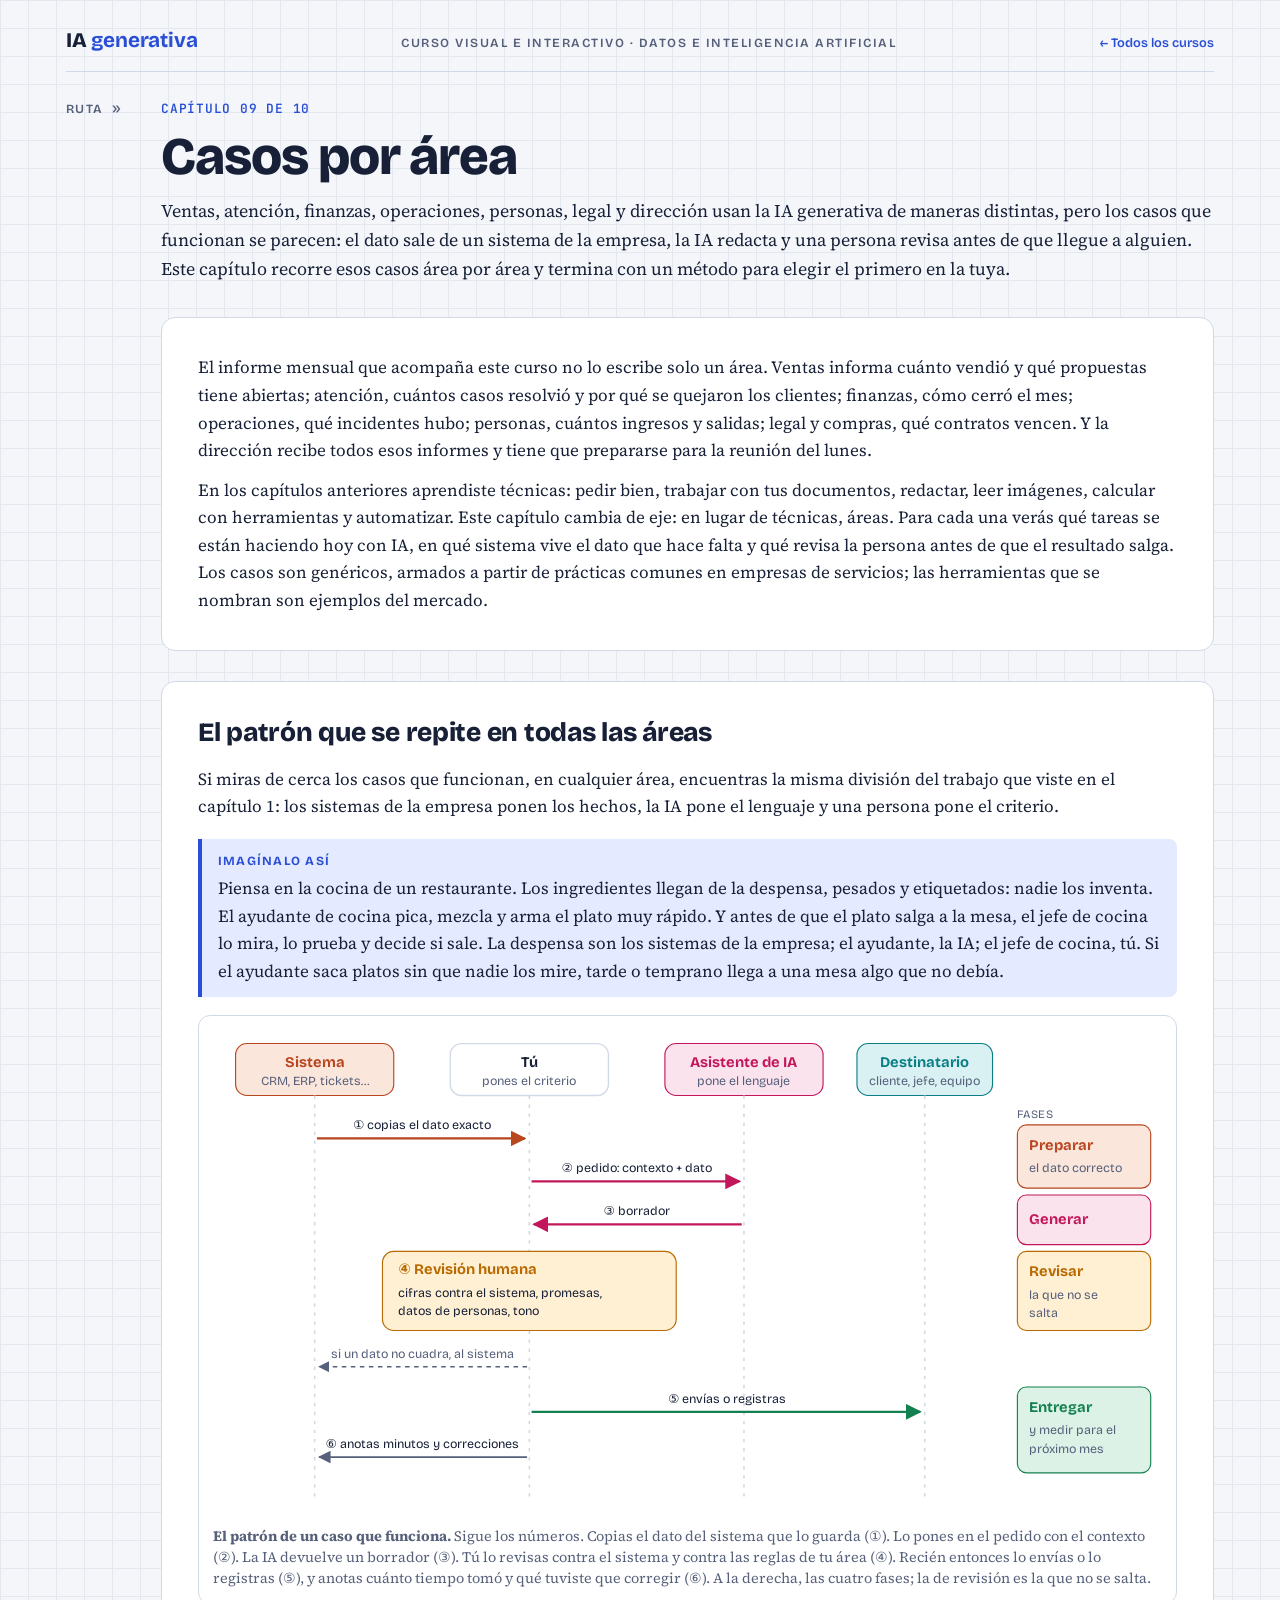
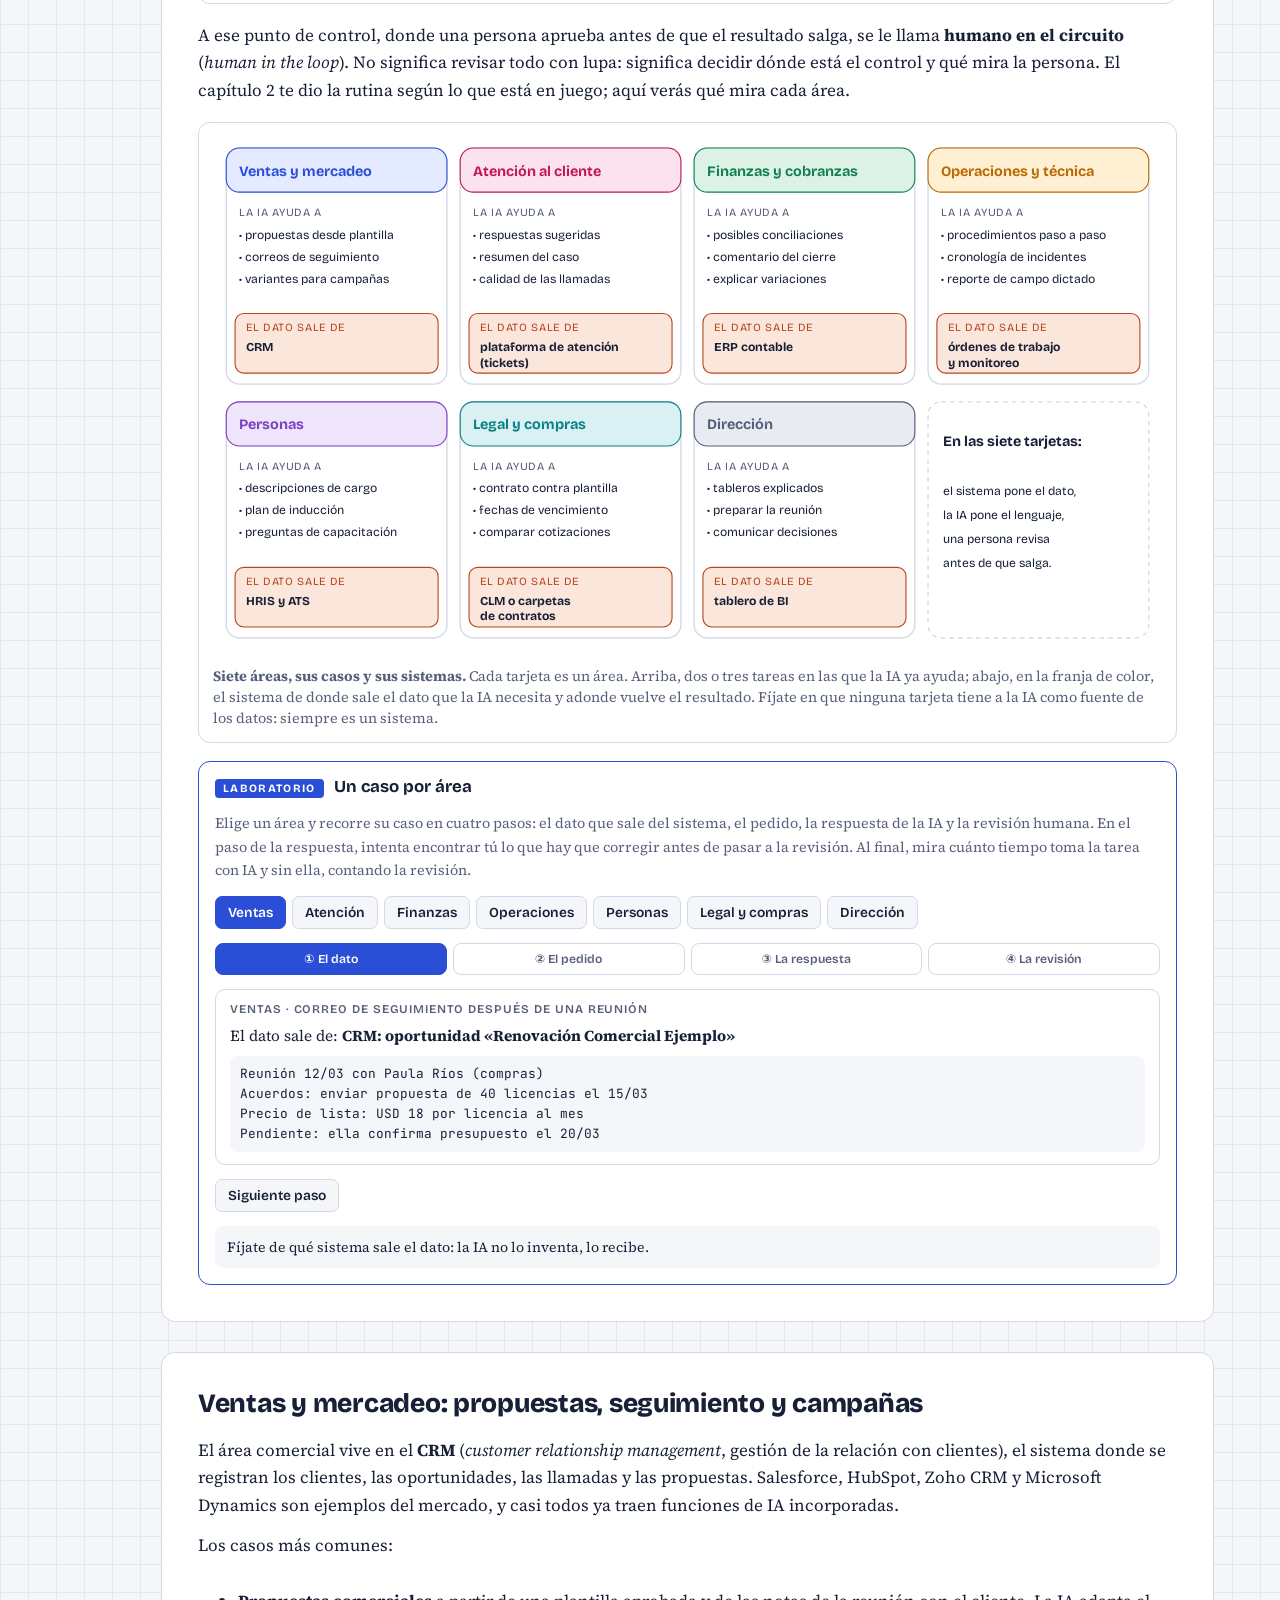
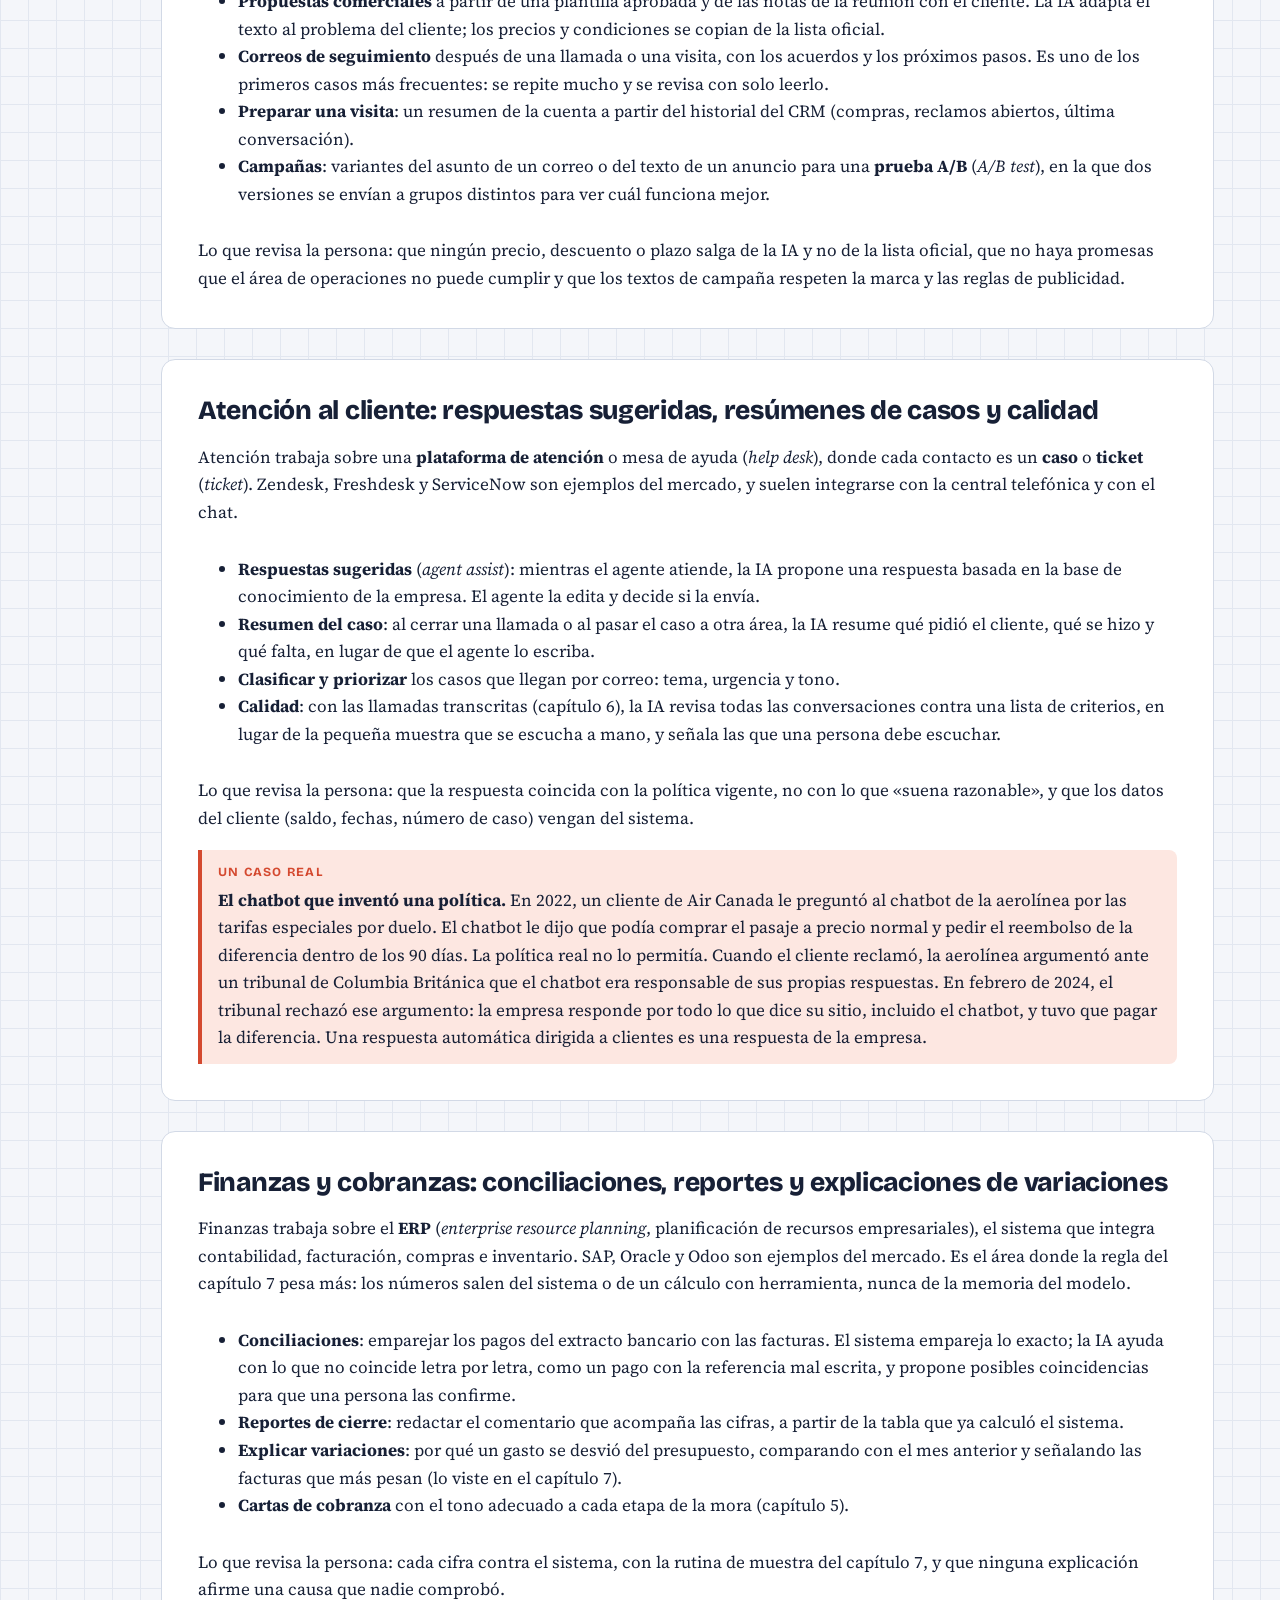
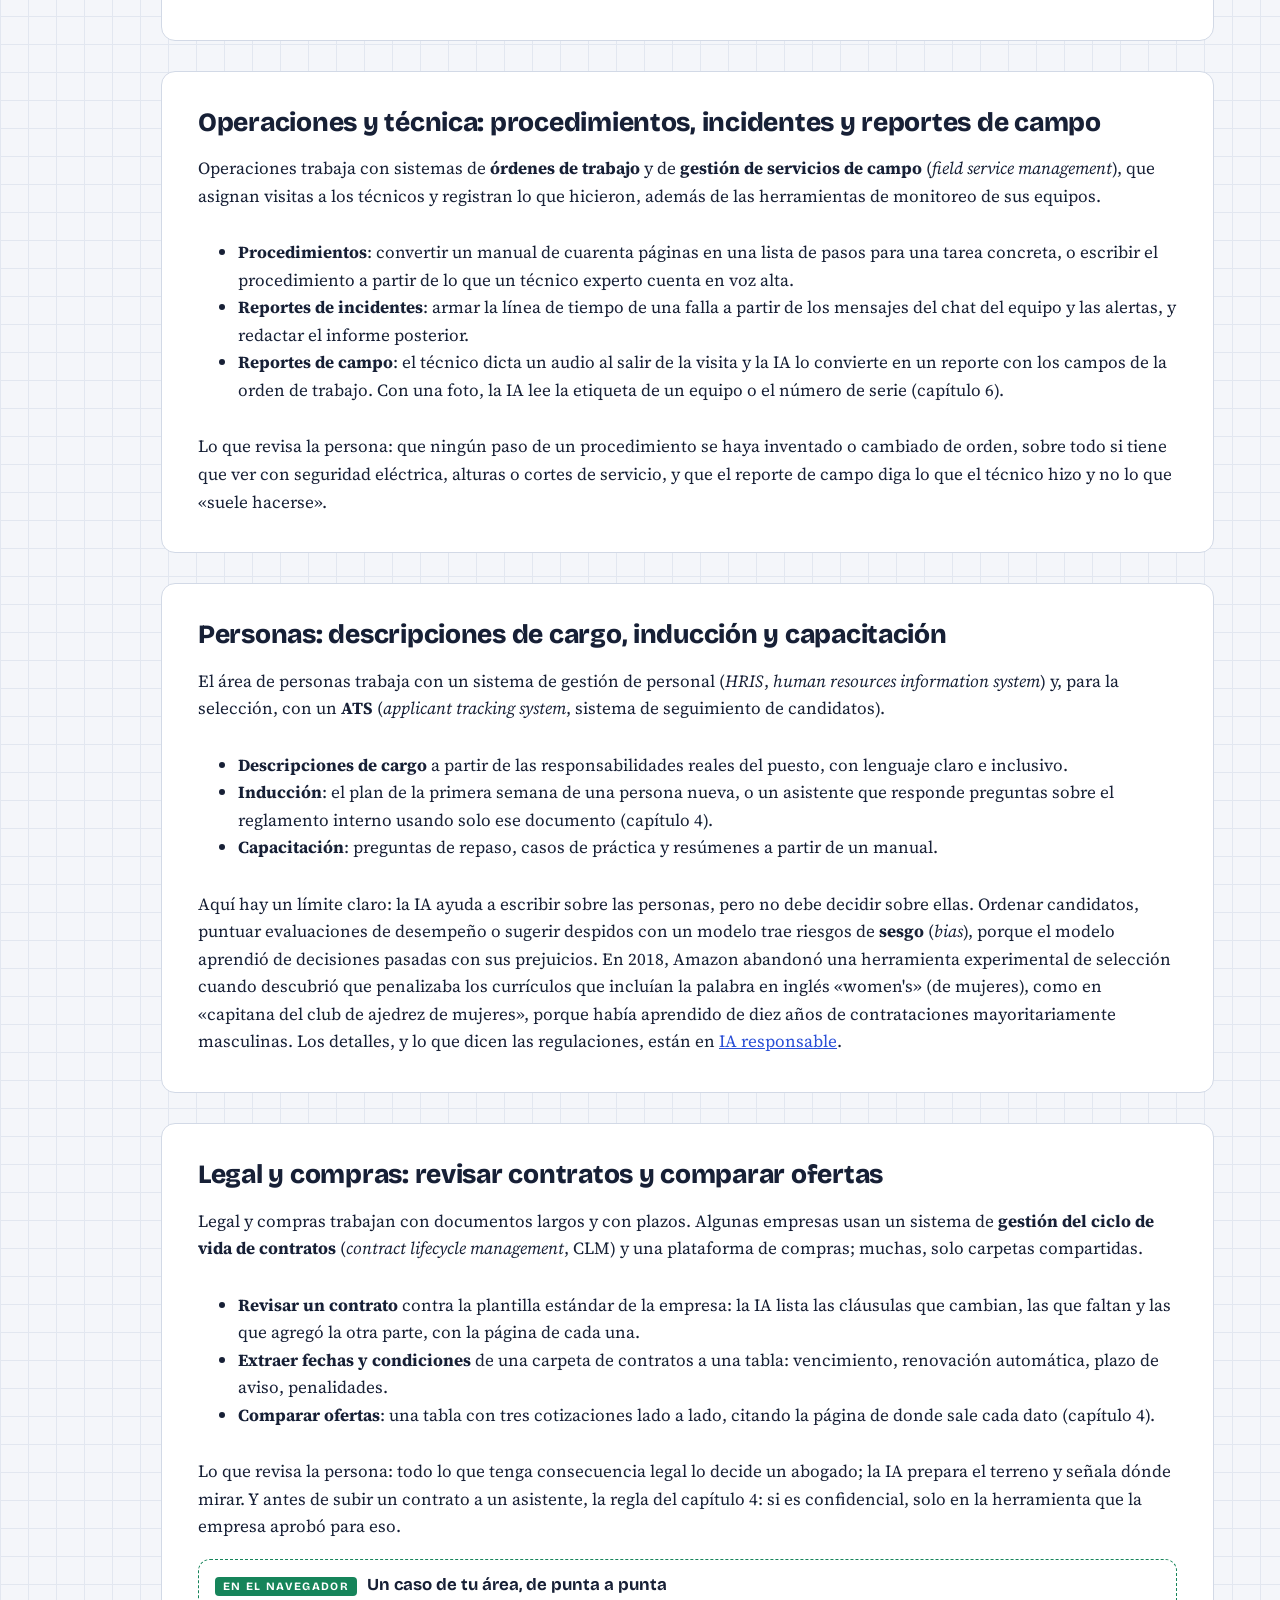
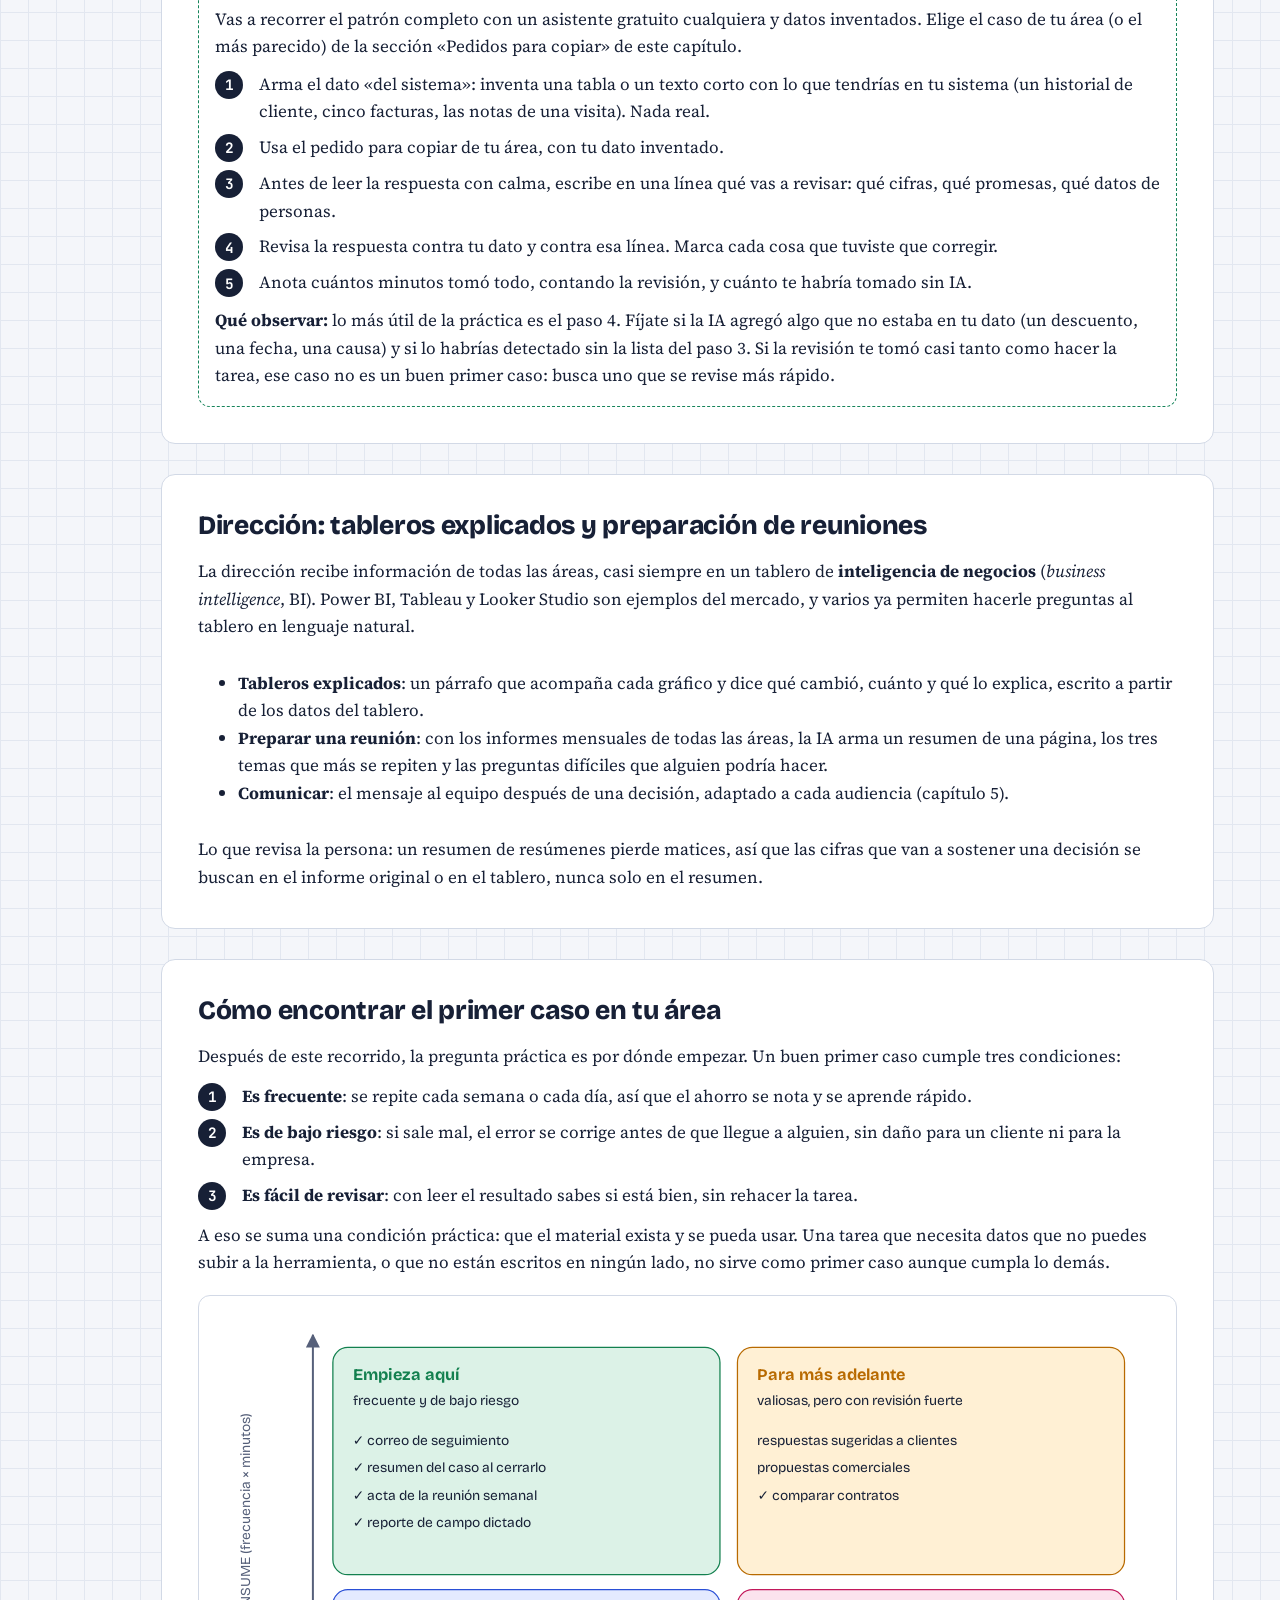
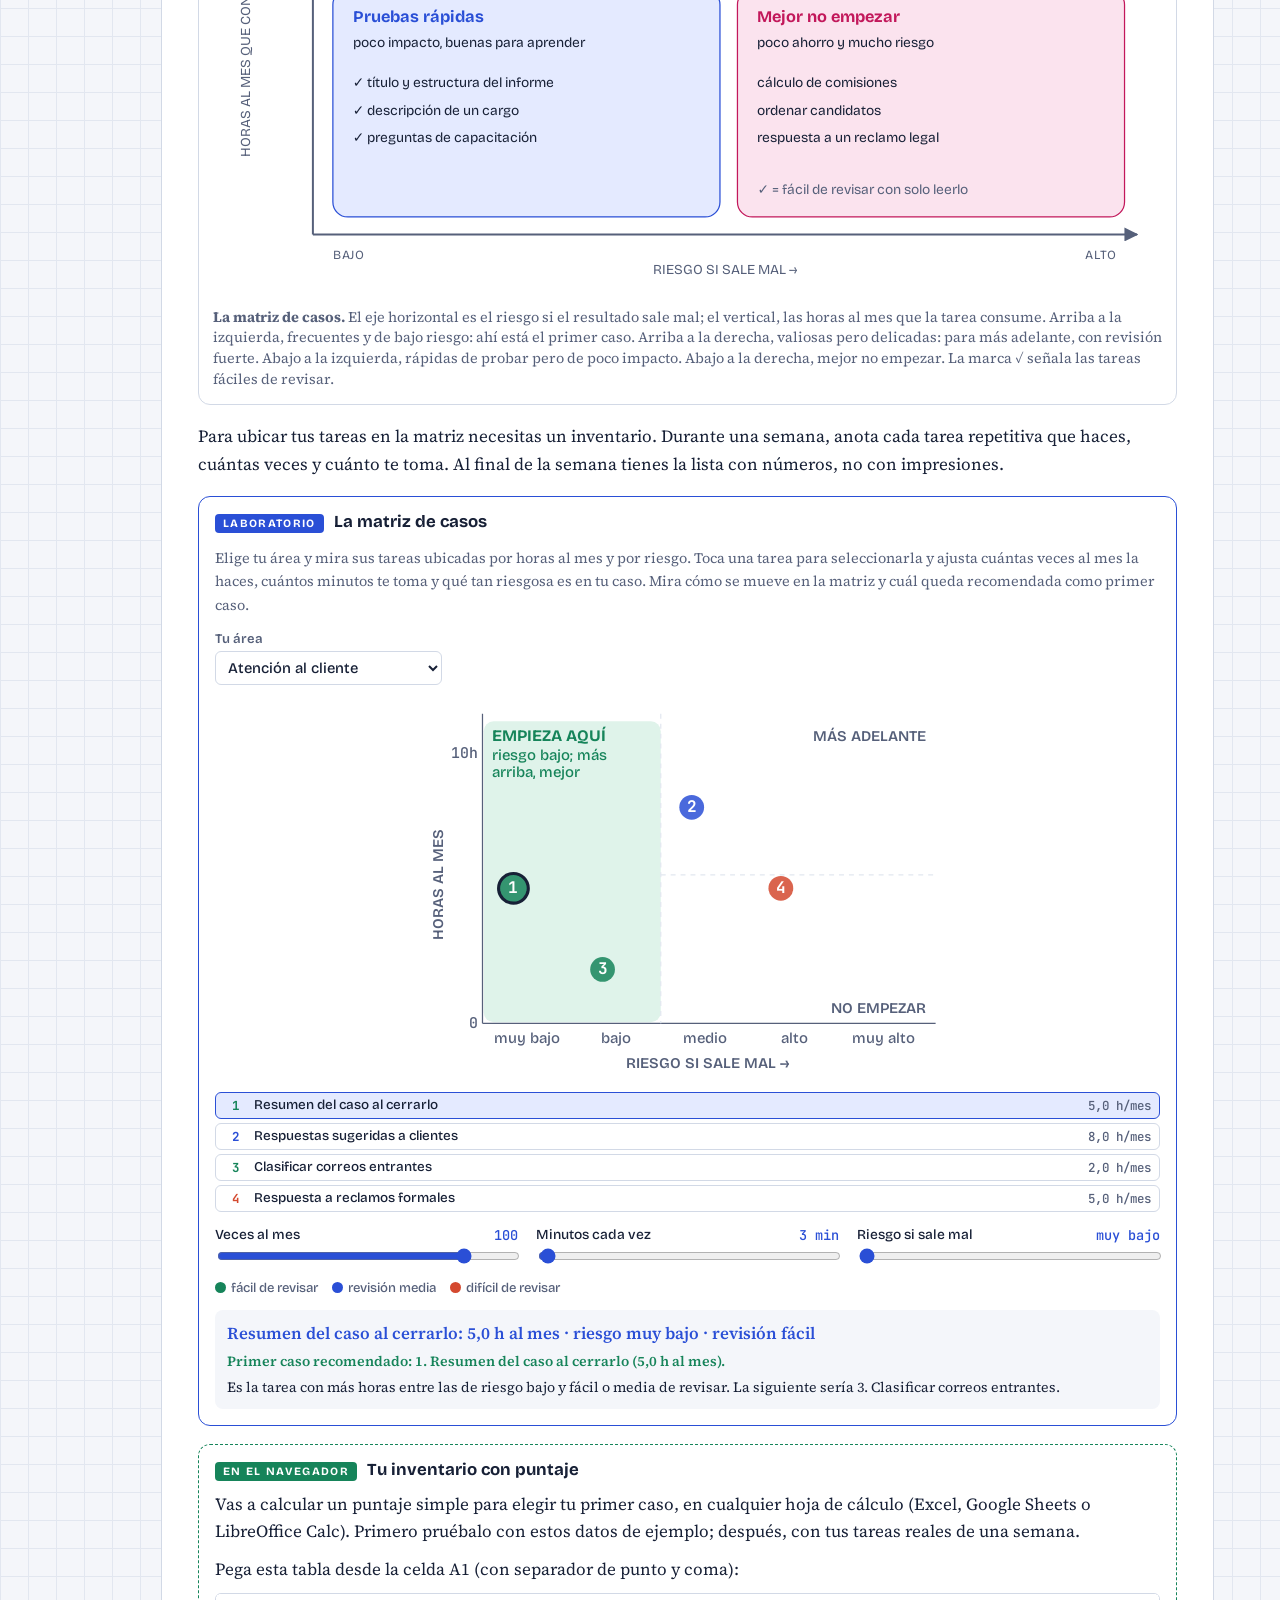
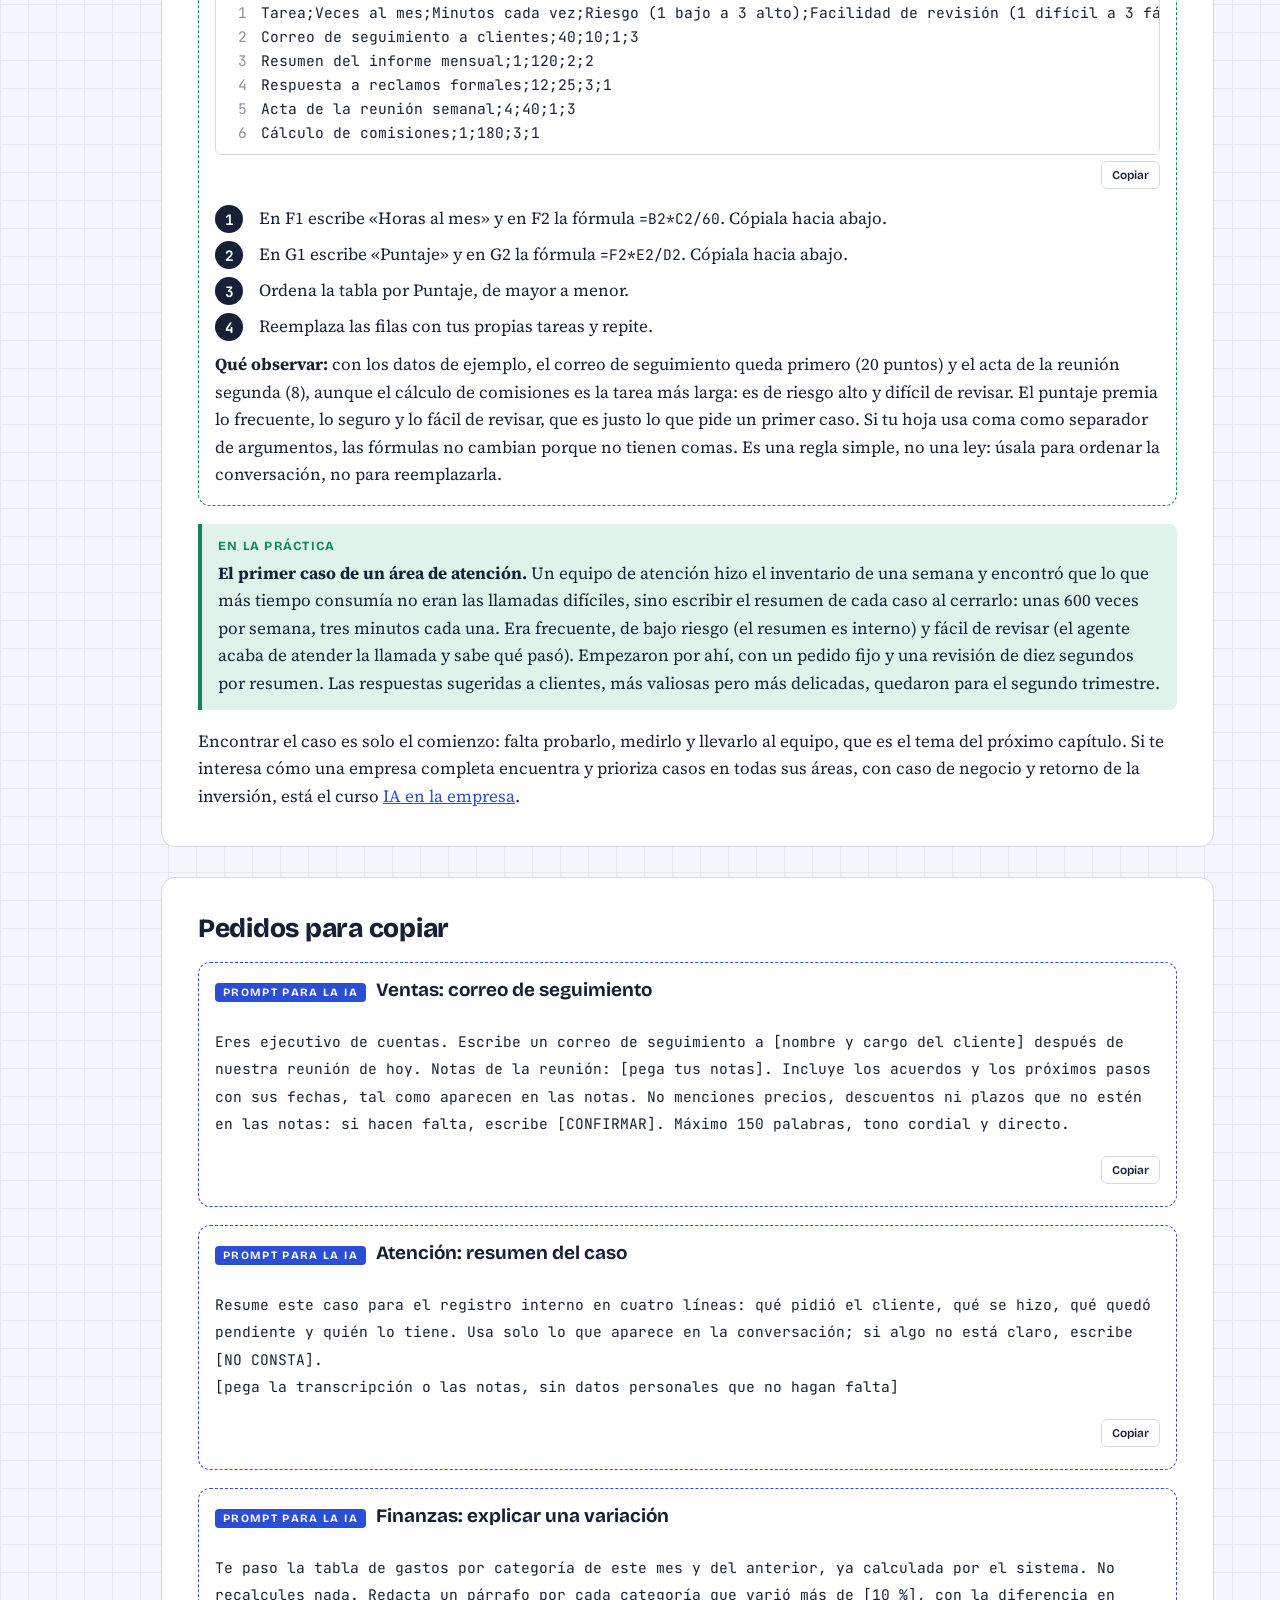
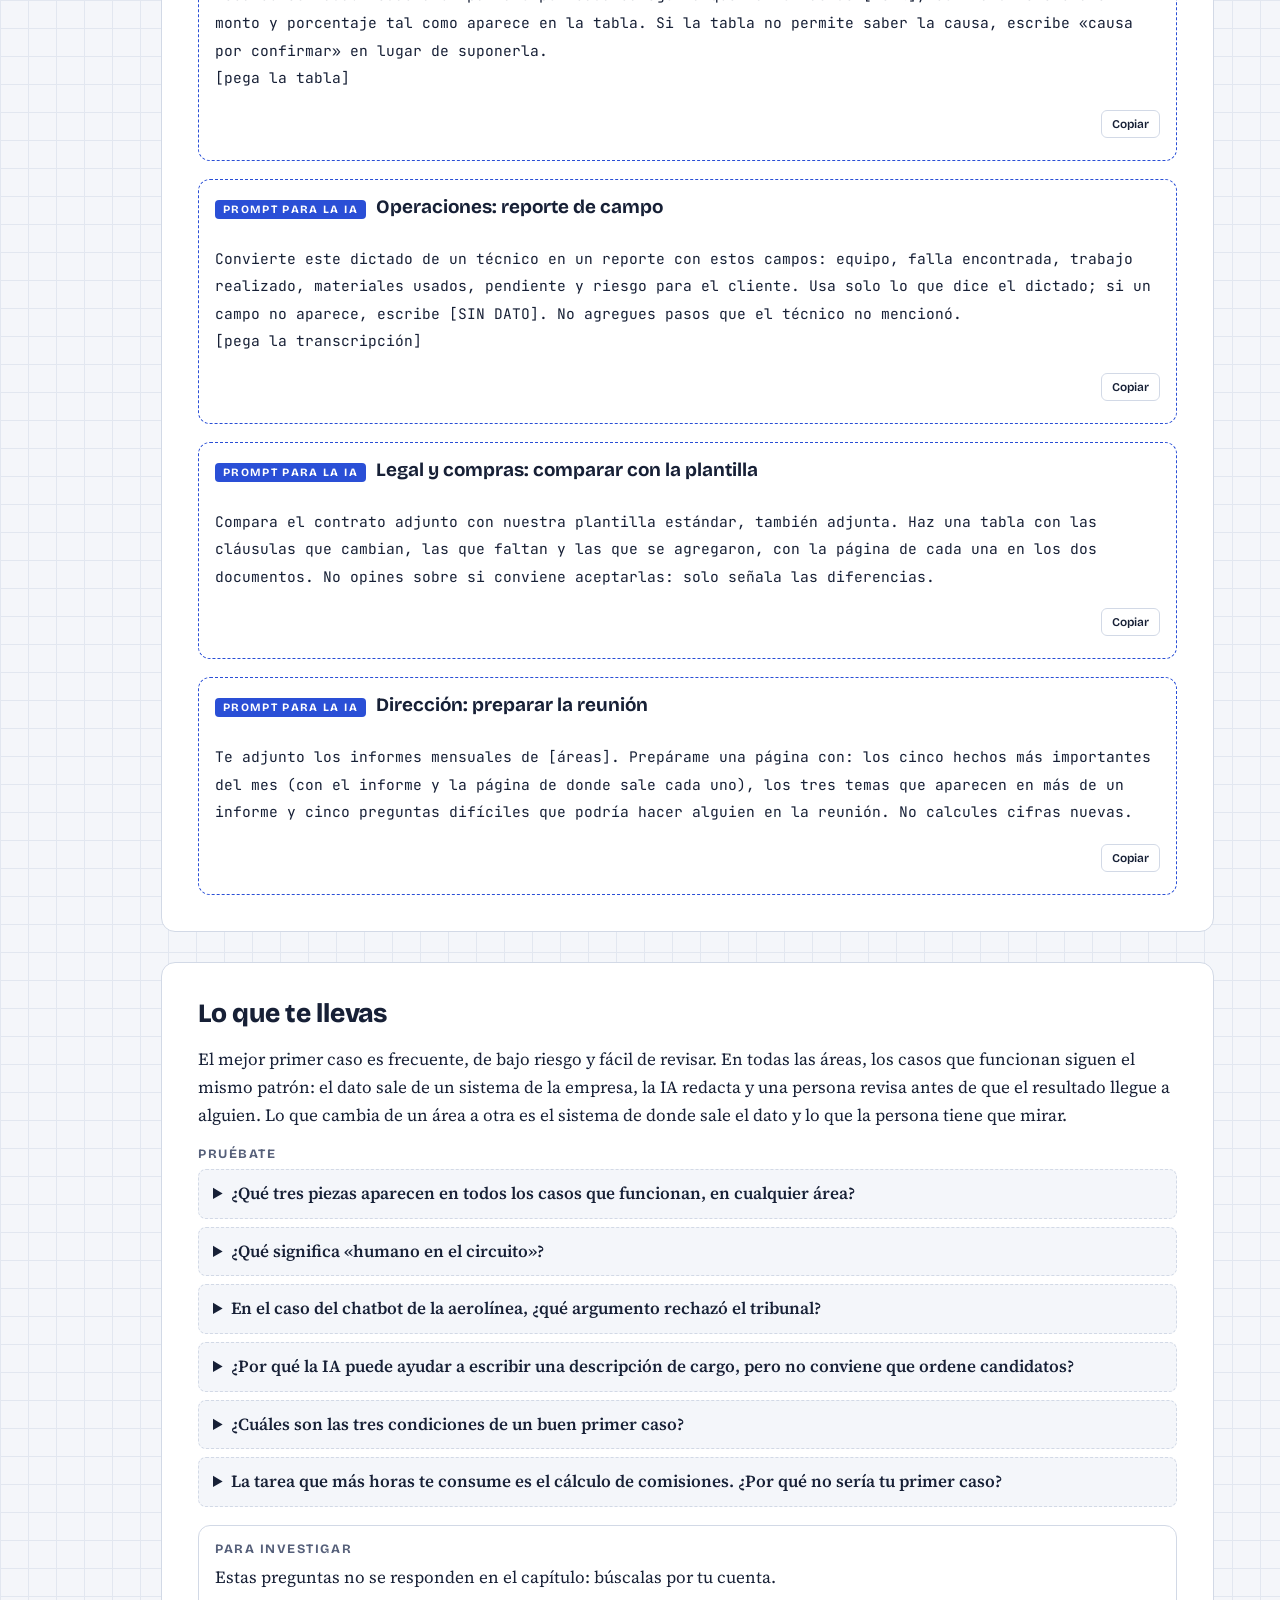
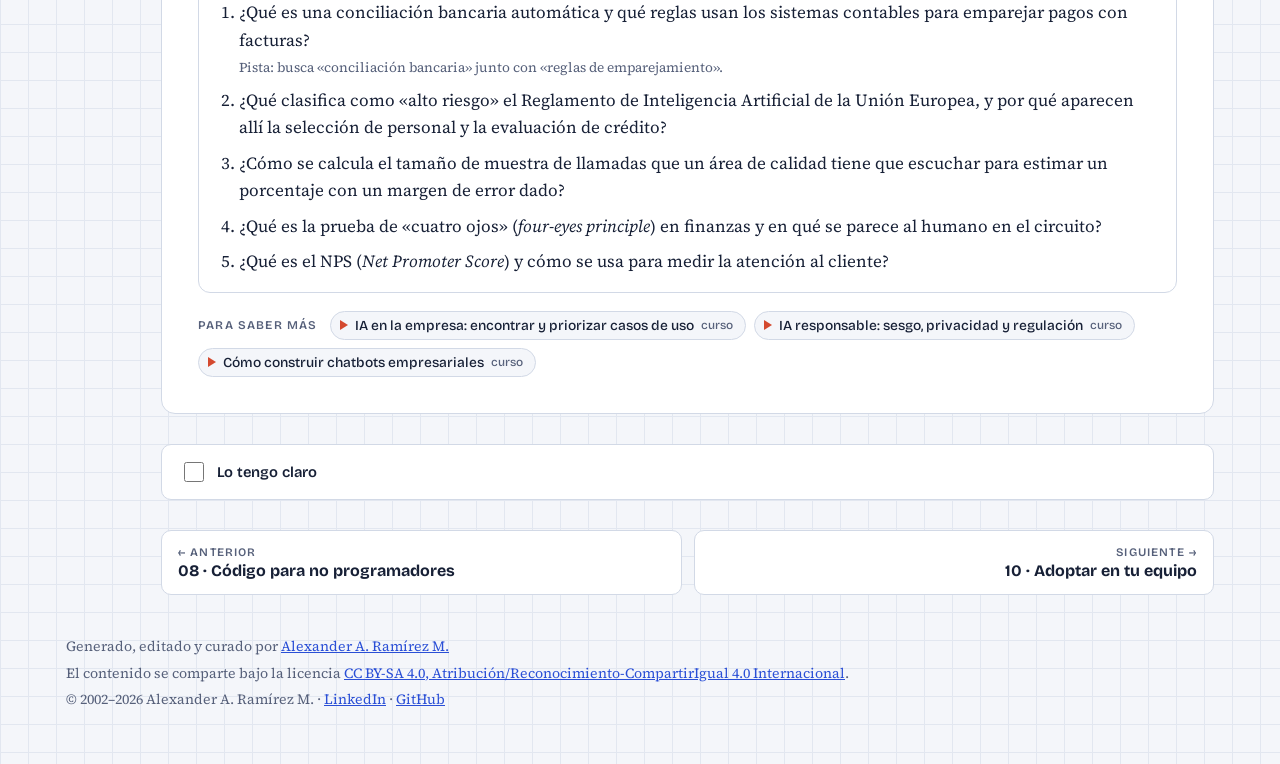
<file: 09-casos-por-area.html>
<!doctype html>
<html lang="es">
<head>
<!-- Google Tag Manager -->
<script>(function(w,d,s,l,i){w[l]=w[l]||[];w[l].push({'gtm.start':
new Date().getTime(),event:'gtm.js'});var f=d.getElementsByTagName(s)[0],
j=d.createElement(s),dl=l!='dataLayer'?'&l='+l:'';j.async=true;j.src=
'https://www.googletagmanager.com/gtm.js?id='+i+dl;f.parentNode.insertBefore(j,f);
})(window,document,'script','dataLayer','GTM-KX76XF8R');</script>
<!-- End Google Tag Manager -->
<meta charset="utf-8">
<meta name="viewport" content="width=device-width, initial-scale=1, viewport-fit=cover">
<title>Casos por área · IA generativa · IA generativa</title>
<meta name="claude:viewport-fit-sides" content="cover">
<meta name="description" content="Usar la IA generativa en el trabajo, sin tecnicismos: qué puede y qué no, cómo pedir bien, cómo verificar, qué hacer con texto, imágenes y datos, casos por área y cómo llevarla a tu equipo.">
<link rel="preconnect" href="https://fonts.googleapis.com">
<link rel="preconnect" href="https://fonts.gstatic.com" crossorigin>
<link rel="stylesheet" href="https://fonts.googleapis.com/css2?family=Bricolage+Grotesque:opsz,wght@12..96,500;12..96,700;12..96,800&family=JetBrains+Mono:wght@400;600&family=Source+Serif+4:ital,opsz,wght@0,8..60,400;0,8..60,600;1,8..60,400;1,8..60,600&display=swap">
<link rel="stylesheet" href="assets/style.css">
</head>
<body>
<!-- Google Tag Manager (noscript) -->
<noscript><iframe src="https://www.googletagmanager.com/ns.html?id=GTM-KX76XF8R"
height="0" width="0" style="display:none;visibility:hidden"></iframe></noscript>
<!-- End Google Tag Manager (noscript) -->
<div class="wrap" data-page="casos-por-area">
<header class="topbar"><a class="brand" href="index.html">IA <b>generativa</b></a><span class="eyebrow">Curso visual e interactivo · Datos e inteligencia artificial</span><a class="al-sitio" href="https://aaramirez.github.io/">← Todos los cursos</a></header>
<div class="layout">
<nav class="toc" id="toc" aria-label="Ruta de aprendizaje"></nav>
<main>
<header class="page-head"><span class="num">CAPÍTULO 09 DE 10</span><h1>Casos por área</h1><p class="lede">Ventas, atención, finanzas, operaciones, personas, legal y dirección usan la IA generativa de maneras distintas, pero los casos que funcionan se parecen: el dato sale de un sistema de la empresa, la IA redacta y una persona revisa antes de que llegue a alguien. Este capítulo recorre esos casos área por área y termina con un método para elegir el primero en la tuya.</p></header>
<section><div class="prose"><p>El informe mensual que acompaña este curso no lo escribe solo un área. Ventas informa cuánto vendió y qué propuestas tiene abiertas; atención, cuántos casos resolvió y por qué se quejaron los clientes; finanzas, cómo cerró el mes; operaciones, qué incidentes hubo; personas, cuántos ingresos y salidas; legal y compras, qué contratos vencen. Y la dirección recibe todos esos informes y tiene que prepararse para la reunión del lunes.</p><p>En los capítulos anteriores aprendiste técnicas: pedir bien, trabajar con tus documentos, redactar, leer imágenes, calcular con herramientas y automatizar. Este capítulo cambia de eje: en lugar de técnicas, áreas. Para cada una verás qué tareas se están haciendo hoy con IA, en qué sistema vive el dato que hace falta y qué revisa la persona antes de que el resultado salga. Los casos son genéricos, armados a partir de prácticas comunes en empresas de servicios; las herramientas que se nombran son ejemplos del mercado.</p></div></section>
<section><h2>El patrón que se repite en todas las áreas</h2><div class="prose"><p>Si miras de cerca los casos que funcionan, en cualquier área, encuentras la misma división del trabajo que viste en el capítulo 1: los sistemas de la empresa ponen los hechos, la IA pone el lenguaje y una persona pone el criterio.</p></div><div class="analogia"><b>Imagínalo así</b><p>Piensa en la cocina de un restaurante. Los ingredientes llegan de la despensa, pesados y etiquetados: nadie los inventa. El ayudante de cocina pica, mezcla y arma el plato muy rápido. Y antes de que el plato salga a la mesa, el jefe de cocina lo mira, lo prueba y decide si sale. La despensa son los sistemas de la empresa; el ayudante, la IA; el jefe de cocina, tú. Si el ayudante saca platos sin que nadie los mire, tarde o temprano llega a una mesa algo que no debía.</p></div><figure class="fig fig-flujo" id="09-diagrama-1"><div class="lienzo"><svg viewBox="0 0 840 430" style="min-width:700px" role="img" aria-label="Diagrama de secuencia del patrón de un caso que funciona: copias el dato del sistema, lo pones en el pedido, la IA devuelve un borrador, lo revisas contra el sistema, lo envías o registras y anotas el tiempo y las correcciones">
  <defs>
    <marker id="g9d1-sis" viewBox="0 0 10 10" refX="9" refY="5" markerWidth="7" markerHeight="7" orient="auto-start-reverse"><path d="M0 0 10 5 0 10z" class="k-sis"/></marker>
    <marker id="g9d1-apl" viewBox="0 0 10 10" refX="9" refY="5" markerWidth="7" markerHeight="7" orient="auto-start-reverse"><path d="M0 0 10 5 0 10z" class="k-apl"/></marker>
    <marker id="g9d1-enl" viewBox="0 0 10 10" refX="9" refY="5" markerWidth="7" markerHeight="7" orient="auto-start-reverse"><path d="M0 0 10 5 0 10z" class="k-enl"/></marker>
    <marker id="g9d1-m" viewBox="0 0 10 10" refX="9" refY="5" markerWidth="7" markerHeight="7" orient="auto-start-reverse"><path d="M0 0 10 5 0 10z" class="fl-muted"/></marker>
  </defs>
  <rect x="20" y="12" width="140" height="46" rx="10" class="d-sis"/>
  <text x="90" y="33" class="t t-b k-sis" text-anchor="middle">Sistema</text>
  <text x="90" y="49" class="t t-s t-m" text-anchor="middle">CRM, ERP, tickets…</text>
  <rect x="210" y="12" width="140" height="46" rx="10" class="caja"/>
  <text x="280" y="33" class="t t-b" text-anchor="middle">Tú</text>
  <text x="280" y="49" class="t t-s t-m" text-anchor="middle">pones el criterio</text>
  <rect x="400" y="12" width="140" height="46" rx="10" class="c-apl"/>
  <text x="470" y="33" class="t t-b k-apl" text-anchor="middle">Asistente de IA</text>
  <text x="470" y="49" class="t t-s t-m" text-anchor="middle">pone el lenguaje</text>
  <rect x="570" y="12" width="120" height="46" rx="10" class="d-casa"/>
  <text x="630" y="33" class="t t-b k-casa" text-anchor="middle">Destinatario</text>
  <text x="630" y="49" class="t t-s t-m" text-anchor="middle">cliente, jefe, equipo</text>
  <line x1="90" y1="58" x2="90" y2="414" class="vida"/>
  <line x1="280" y1="58" x2="280" y2="414" class="vida"/>
  <line x1="470" y1="58" x2="470" y2="414" class="vida"/>
  <line x1="630" y1="58" x2="630" y2="414" class="vida"/>

  <text x="185" y="88" class="t t-s" text-anchor="middle">① copias el dato exacto</text>
  <line x1="92" y1="96" x2="276" y2="96" class="ln" style="stroke:var(--d-sis);stroke-width:2" marker-end="url(#g9d1-sis)"/>
  <text x="375" y="126" class="t t-s" text-anchor="middle">② pedido: contexto + dato</text>
  <line x1="282" y1="134" x2="466" y2="134" class="ln s-apl" style="stroke-width:2" marker-end="url(#g9d1-apl)"/>
  <text x="375" y="164" class="t t-s" text-anchor="middle">③ borrador</text>
  <line x1="468" y1="172" x2="284" y2="172" class="ln s-apl" style="stroke-width:2" marker-end="url(#g9d1-apl)"/>

  <rect x="150" y="196" width="260" height="70" rx="10" class="c-fis"/>
  <text x="164" y="216" class="t t-b k-fis">④ Revisión humana</text>
  <text x="164" y="236" class="t t-s">cifras contra el sistema, promesas,</text>
  <text x="164" y="252" class="t t-s">datos de personas, tono</text>
  <text x="185" y="290" class="t t-s t-m" text-anchor="middle">si un dato no cuadra, al sistema</text>
  <line x1="278" y1="298" x2="94" y2="298" class="ln ln-d" marker-end="url(#g9d1-m)"/>

  <text x="455" y="330" class="t t-s" text-anchor="middle">⑤ envías o registras</text>
  <line x1="282" y1="338" x2="626" y2="338" class="ln s-enl" style="stroke-width:2" marker-end="url(#g9d1-enl)"/>
  <text x="185" y="370" class="t t-s" text-anchor="middle">⑥ anotas minutos y correcciones</text>
  <line x1="278" y1="378" x2="94" y2="378" class="ln" style="stroke-width:1.6" marker-end="url(#g9d1-m)"/>

  <text x="712" y="78" class="t t-xs t-m">FASES</text>
  <rect x="712" y="84" width="118" height="56" rx="8" class="d-sis"/>
  <text x="722" y="106" class="t t-b k-sis">Preparar</text>
  <text x="722" y="126" class="t t-s t-m">el dato correcto</text>
  <rect x="712" y="146" width="118" height="44" rx="8" class="c-apl"/>
  <text x="722" y="172" class="t t-b k-apl">Generar</text>
  <rect x="712" y="196" width="118" height="70" rx="8" class="c-fis"/>
  <text x="722" y="218" class="t t-b k-fis">Revisar</text>
  <text x="722" y="238" class="t t-s t-m">la que no se</text>
  <text x="722" y="254" class="t t-s t-m">salta</text>
  <rect x="712" y="316" width="118" height="76" rx="8" class="c-enl"/>
  <text x="722" y="338" class="t t-b k-enl">Entregar</text>
  <text x="722" y="358" class="t t-s t-m">y medir para el</text>
  <text x="722" y="374" class="t t-s t-m">próximo mes</text>
</svg></div><figcaption><b>El patrón de un caso que funciona.</b> Sigue los números. Copias el dato del sistema que lo guarda (①). Lo pones en el pedido con el contexto (②). La IA devuelve un borrador (③). Tú lo revisas contra el sistema y contra las reglas de tu área (④). Recién entonces lo envías o lo registras (⑤), y anotas cuánto tiempo tomó y qué tuviste que corregir (⑥). A la derecha, las cuatro fases; la de revisión es la que no se salta.</figcaption></figure><div class="prose"><p>A ese punto de control, donde una persona aprueba antes de que el resultado salga, se le llama <b>humano en el circuito</b> (<i>human in the loop</i>). No significa revisar todo con lupa: significa decidir dónde está el control y qué mira la persona. El capítulo 2 te dio la rutina según lo que está en juego; aquí verás qué mira cada área.</p></div><figure class="fig fig-mapa" id="09-diagrama-2"><div class="lienzo"><svg viewBox="0 0 860 470" style="min-width:720px" role="img" aria-label="Mapa de siete áreas de la empresa con dos o tres tareas en las que ayuda la IA y el sistema de donde sale el dato: ventas con el CRM, atención con la plataforma de tickets, finanzas con el ERP, operaciones con las órdenes de trabajo, personas con HRIS y ATS, legal y compras con el gestor de contratos, y dirección con el tablero de BI">
<rect x="12" y="10" width="200" height="214" rx="12" class="caja"/>
<rect x="12" y="10" width="200" height="40" rx="12" class="c-red"/>
<text x="24" y="35" class="t t-b k-red">Ventas y mercadeo</text>
<text x="24" y="72" class="t t-xs t-m">LA IA AYUDA A</text>
<text x="24" y="92" class="t t-s">• propuestas desde plantilla</text>
<text x="24" y="112" class="t t-s">• correos de seguimiento</text>
<text x="24" y="132" class="t t-s">• variantes para campañas</text>
<rect x="20" y="160" width="184" height="54" rx="8" class="d-sis"/>
<text x="30" y="176" class="t t-xs k-sis">EL DATO SALE DE</text>
<text x="30" y="194" class="t t-s t-b">CRM</text>
<rect x="224" y="10" width="200" height="214" rx="12" class="caja"/>
<rect x="224" y="10" width="200" height="40" rx="12" class="c-apl"/>
<text x="236" y="35" class="t t-b k-apl">Atención al cliente</text>
<text x="236" y="72" class="t t-xs t-m">LA IA AYUDA A</text>
<text x="236" y="92" class="t t-s">• respuestas sugeridas</text>
<text x="236" y="112" class="t t-s">• resumen del caso</text>
<text x="236" y="132" class="t t-s">• calidad de las llamadas</text>
<rect x="232" y="160" width="184" height="54" rx="8" class="d-sis"/>
<text x="242" y="176" class="t t-xs k-sis">EL DATO SALE DE</text>
<text x="242" y="194" class="t t-s t-b">plataforma de atención</text>
<text x="242" y="208" class="t t-s t-b">(tickets)</text>
<rect x="436" y="10" width="200" height="214" rx="12" class="caja"/>
<rect x="436" y="10" width="200" height="40" rx="12" class="c-enl"/>
<text x="448" y="35" class="t t-b k-enl">Finanzas y cobranzas</text>
<text x="448" y="72" class="t t-xs t-m">LA IA AYUDA A</text>
<text x="448" y="92" class="t t-s">• posibles conciliaciones</text>
<text x="448" y="112" class="t t-s">• comentario del cierre</text>
<text x="448" y="132" class="t t-s">• explicar variaciones</text>
<rect x="444" y="160" width="184" height="54" rx="8" class="d-sis"/>
<text x="454" y="176" class="t t-xs k-sis">EL DATO SALE DE</text>
<text x="454" y="194" class="t t-s t-b">ERP contable</text>
<rect x="648" y="10" width="200" height="214" rx="12" class="caja"/>
<rect x="648" y="10" width="200" height="40" rx="12" class="c-fis"/>
<text x="660" y="35" class="t t-b k-fis">Operaciones y técnica</text>
<text x="660" y="72" class="t t-xs t-m">LA IA AYUDA A</text>
<text x="660" y="92" class="t t-s">• procedimientos paso a paso</text>
<text x="660" y="112" class="t t-s">• cronología de incidentes</text>
<text x="660" y="132" class="t t-s">• reporte de campo dictado</text>
<rect x="656" y="160" width="184" height="54" rx="8" class="d-sis"/>
<text x="666" y="176" class="t t-xs k-sis">EL DATO SALE DE</text>
<text x="666" y="194" class="t t-s t-b">órdenes de trabajo</text>
<text x="666" y="208" class="t t-s t-b">y monitoreo</text>
<rect x="12" y="240" width="200" height="214" rx="12" class="caja"/>
<rect x="12" y="240" width="200" height="40" rx="12" class="c-tra"/>
<text x="24" y="265" class="t t-b k-tra">Personas</text>
<text x="24" y="302" class="t t-xs t-m">LA IA AYUDA A</text>
<text x="24" y="322" class="t t-s">• descripciones de cargo</text>
<text x="24" y="342" class="t t-s">• plan de inducción</text>
<text x="24" y="362" class="t t-s">• preguntas de capacitación</text>
<rect x="20" y="390" width="184" height="54" rx="8" class="d-sis"/>
<text x="30" y="406" class="t t-xs k-sis">EL DATO SALE DE</text>
<text x="30" y="424" class="t t-s t-b">HRIS y ATS</text>
<rect x="224" y="240" width="200" height="214" rx="12" class="caja"/>
<rect x="224" y="240" width="200" height="40" rx="12" class="d-casa"/>
<text x="236" y="265" class="t t-b k-casa">Legal y compras</text>
<text x="236" y="302" class="t t-xs t-m">LA IA AYUDA A</text>
<text x="236" y="322" class="t t-s">• contrato contra plantilla</text>
<text x="236" y="342" class="t t-s">• fechas de vencimiento</text>
<text x="236" y="362" class="t t-s">• comparar cotizaciones</text>
<rect x="232" y="390" width="184" height="54" rx="8" class="d-sis"/>
<text x="242" y="406" class="t t-xs k-sis">EL DATO SALE DE</text>
<text x="242" y="424" class="t t-s t-b">CLM o carpetas</text>
<text x="242" y="438" class="t t-s t-b">de contratos</text>
<rect x="436" y="240" width="200" height="214" rx="12" class="caja"/>
<rect x="436" y="240" width="200" height="40" rx="12" class="d-inet"/>
<text x="448" y="265" class="t t-b k-inet">Dirección</text>
<text x="448" y="302" class="t t-xs t-m">LA IA AYUDA A</text>
<text x="448" y="322" class="t t-s">• tableros explicados</text>
<text x="448" y="342" class="t t-s">• preparar la reunión</text>
<text x="448" y="362" class="t t-s">• comunicar decisiones</text>
<rect x="444" y="390" width="184" height="54" rx="8" class="d-sis"/>
<text x="454" y="406" class="t t-xs k-sis">EL DATO SALE DE</text>
<text x="454" y="424" class="t t-s t-b">tablero de BI</text>
<rect x="648" y="240" width="200" height="214" rx="12" class="caja" style="stroke-dasharray:4 4"/>
<text x="662" y="280" class="t t-b">En las siete tarjetas:</text>
<text x="662" y="302" class="t t-s"></text>
<text x="662" y="324" class="t t-s">el sistema pone el dato,</text>
<text x="662" y="346" class="t t-s">la IA pone el lenguaje,</text>
<text x="662" y="368" class="t t-s">una persona revisa</text>
<text x="662" y="390" class="t t-s">antes de que salga.</text>
</svg></div><figcaption><b>Siete áreas, sus casos y sus sistemas.</b> Cada tarjeta es un área. Arriba, dos o tres tareas en las que la IA ya ayuda; abajo, en la franja de color, el sistema de donde sale el dato que la IA necesita y adonde vuelve el resultado. Fíjate en que ninguna tarjeta tiene a la IA como fuente de los datos: siempre es un sistema.</figcaption></figure><div class="lab" id="09-lab-1"><div class="lab-title"><span class="tag">Laboratorio</span><h3>Un caso por área</h3></div><p class="hint">Elige un área y recorre su caso en cuatro pasos: el dato que sale del sistema, el pedido, la respuesta de la IA y la revisión humana. En el paso de la respuesta, intenta encontrar tú lo que hay que corregir antes de pasar a la revisión. Al final, mira cuánto tiempo toma la tarea con IA y sin ella, contando la revisión.</p><style>
[id="09-lab-1"] .c9l1-areas{display:flex;flex-wrap:wrap;gap:6px}
[id="09-lab-1"] .c9l1-pasos{display:grid;grid-template-columns:repeat(4,minmax(0,1fr));gap:6px}
[id="09-lab-1"] .c9l1-pasos button{font:600 .76rem var(--f-display);padding:8px 4px;border-radius:8px;border:1px solid var(--line);background:var(--card);color:var(--muted);cursor:pointer}
[id="09-lab-1"] .c9l1-pasos button.hecho{border-color:var(--accent);color:var(--accent)}
[id="09-lab-1"] .c9l1-pasos button[aria-current="step"]{background:var(--accent);color:var(--card);border-color:var(--accent)}
[id="09-lab-1"] .c9l1-caja{background:var(--card);border:1px solid var(--line);border-radius:10px;padding:12px 14px;display:grid;gap:8px}
[id="09-lab-1"] .c9l1-caja .q{font:600 .74rem var(--f-display);letter-spacing:.08em;text-transform:uppercase;color:var(--muted)}
[id="09-lab-1"] .c9l1-caja p{margin:0;font:400 .96rem/1.55 var(--f-body)}
[id="09-lab-1"] .c9l1-dato{font:.8rem/1.55 var(--f-mono);background:var(--paper);border-radius:8px;padding:8px 10px;white-space:pre-wrap;word-break:break-word;margin:0}
[id="09-lab-1"] .c9l1-x{cursor:pointer;border-radius:3px;padding:0 2px;border-bottom:1px dotted var(--muted)}
[id="09-lab-1"] .c9l1-x:hover{background:var(--accent-soft)}
[id="09-lab-1"] .c9l1-x.si{background:var(--warm-soft);border-bottom:2px solid var(--warm)}
[id="09-lab-1"] .c9l1-x.no{background:var(--good-soft);border-bottom:2px solid var(--good)}
[id="09-lab-1"] .c9l1-rev{margin:0;padding-left:18px;display:grid;gap:4px;font:400 .92rem/1.45 var(--f-body)}
[id="09-lab-1"] .c9l1-bar{display:grid;grid-template-columns:110px 1fr;gap:6px 10px;align-items:center;font:500 .8rem var(--f-display)}
[id="09-lab-1"] .c9l1-bar div{height:16px;border-radius:4px;display:flex;overflow:hidden;background:var(--paper)}
[id="09-lab-1"] .c9l1-bar i{display:block;height:100%}
</style>
<div class="c9l1-areas btns" id="c9l1-areas" role="group" aria-label="Área"></div>
<div class="c9l1-pasos" id="c9l1-pasos" role="group" aria-label="Pasos del caso"></div>
<div class="c9l1-caja" id="c9l1-caja" aria-live="polite"></div>
<div class="btns"><button type="button" id="c9l1-sig">Siguiente paso</button></div>
<div class="readout texto" id="c9l1-out" aria-live="polite"></div></div></section>
<section><h2>Ventas y mercadeo: propuestas, seguimiento y campañas</h2><div class="prose"><p>El área comercial vive en el <b>CRM</b> (<i>customer relationship management</i>, gestión de la relación con clientes), el sistema donde se registran los clientes, las oportunidades, las llamadas y las propuestas. Salesforce, HubSpot, Zoho CRM y Microsoft Dynamics son ejemplos del mercado, y casi todos ya traen funciones de IA incorporadas.</p><p>Los casos más comunes:</p><ul><li><b>Propuestas comerciales</b> a partir de una plantilla aprobada y de las notas de la reunión con el cliente. La IA adapta el texto al problema del cliente; los precios y condiciones se copian de la lista oficial.</li><li><b>Correos de seguimiento</b> después de una llamada o una visita, con los acuerdos y los próximos pasos. Es uno de los primeros casos más frecuentes: se repite mucho y se revisa con solo leerlo.</li><li><b>Preparar una visita</b>: un resumen de la cuenta a partir del historial del CRM (compras, reclamos abiertos, última conversación).</li><li><b>Campañas</b>: variantes del asunto de un correo o del texto de un anuncio para una <b>prueba A/B</b> (<i>A/B test</i>), en la que dos versiones se envían a grupos distintos para ver cuál funciona mejor.</li></ul><p>Lo que revisa la persona: que ningún precio, descuento o plazo salga de la IA y no de la lista oficial, que no haya promesas que el área de operaciones no puede cumplir y que los textos de campaña respeten la marca y las reglas de publicidad.</p></div></section>
<section><h2>Atención al cliente: respuestas sugeridas, resúmenes de casos y calidad</h2><div class="prose"><p>Atención trabaja sobre una <b>plataforma de atención</b> o mesa de ayuda (<i>help desk</i>), donde cada contacto es un <b>caso</b> o <b>ticket</b> (<i>ticket</i>). Zendesk, Freshdesk y ServiceNow son ejemplos del mercado, y suelen integrarse con la central telefónica y con el chat.</p><ul><li><b>Respuestas sugeridas</b> (<i>agent assist</i>): mientras el agente atiende, la IA propone una respuesta basada en la base de conocimiento de la empresa. El agente la edita y decide si la envía.</li><li><b>Resumen del caso</b>: al cerrar una llamada o al pasar el caso a otra área, la IA resume qué pidió el cliente, qué se hizo y qué falta, en lugar de que el agente lo escriba.</li><li><b>Clasificar y priorizar</b> los casos que llegan por correo: tema, urgencia y tono.</li><li><b>Calidad</b>: con las llamadas transcritas (capítulo 6), la IA revisa todas las conversaciones contra una lista de criterios, en lugar de la pequeña muestra que se escucha a mano, y señala las que una persona debe escuchar.</li></ul><p>Lo que revisa la persona: que la respuesta coincida con la política vigente, no con lo que «suena razonable», y que los datos del cliente (saldo, fechas, número de caso) vengan del sistema.</p></div><div class="caso"><b>Un caso real</b><p><b>El chatbot que inventó una política.</b> En 2022, un cliente de Air Canada le preguntó al chatbot de la aerolínea por las tarifas especiales por duelo. El chatbot le dijo que podía comprar el pasaje a precio normal y pedir el reembolso de la diferencia dentro de los 90 días. La política real no lo permitía. Cuando el cliente reclamó, la aerolínea argumentó ante un tribunal de Columbia Británica que el chatbot era responsable de sus propias respuestas. En febrero de 2024, el tribunal rechazó ese argumento: la empresa responde por todo lo que dice su sitio, incluido el chatbot, y tuvo que pagar la diferencia. Una respuesta automática dirigida a clientes es una respuesta de la empresa.</p></div></section>
<section><h2>Finanzas y cobranzas: conciliaciones, reportes y explicaciones de variaciones</h2><div class="prose"><p>Finanzas trabaja sobre el <b>ERP</b> (<i>enterprise resource planning</i>, planificación de recursos empresariales), el sistema que integra contabilidad, facturación, compras e inventario. SAP, Oracle y Odoo son ejemplos del mercado. Es el área donde la regla del capítulo 7 pesa más: los números salen del sistema o de un cálculo con herramienta, nunca de la memoria del modelo.</p><ul><li><b>Conciliaciones</b>: emparejar los pagos del extracto bancario con las facturas. El sistema empareja lo exacto; la IA ayuda con lo que no coincide letra por letra, como un pago con la referencia mal escrita, y propone posibles coincidencias para que una persona las confirme.</li><li><b>Reportes de cierre</b>: redactar el comentario que acompaña las cifras, a partir de la tabla que ya calculó el sistema.</li><li><b>Explicar variaciones</b>: por qué un gasto se desvió del presupuesto, comparando con el mes anterior y señalando las facturas que más pesan (lo viste en el capítulo 7).</li><li><b>Cartas de cobranza</b> con el tono adecuado a cada etapa de la mora (capítulo 5).</li></ul><p>Lo que revisa la persona: cada cifra contra el sistema, con la rutina de muestra del capítulo 7, y que ninguna explicación afirme una causa que nadie comprobó.</p></div></section>
<section><h2>Operaciones y técnica: procedimientos, incidentes y reportes de campo</h2><div class="prose"><p>Operaciones trabaja con sistemas de <b>órdenes de trabajo</b> y de <b>gestión de servicios de campo</b> (<i>field service management</i>), que asignan visitas a los técnicos y registran lo que hicieron, además de las herramientas de monitoreo de sus equipos.</p><ul><li><b>Procedimientos</b>: convertir un manual de cuarenta páginas en una lista de pasos para una tarea concreta, o escribir el procedimiento a partir de lo que un técnico experto cuenta en voz alta.</li><li><b>Reportes de incidentes</b>: armar la línea de tiempo de una falla a partir de los mensajes del chat del equipo y las alertas, y redactar el informe posterior.</li><li><b>Reportes de campo</b>: el técnico dicta un audio al salir de la visita y la IA lo convierte en un reporte con los campos de la orden de trabajo. Con una foto, la IA lee la etiqueta de un equipo o el número de serie (capítulo 6).</li></ul><p>Lo que revisa la persona: que ningún paso de un procedimiento se haya inventado o cambiado de orden, sobre todo si tiene que ver con seguridad eléctrica, alturas o cortes de servicio, y que el reporte de campo diga lo que el técnico hizo y no lo que «suele hacerse».</p></div></section>
<section><h2>Personas: descripciones de cargo, inducción y capacitación</h2><div class="prose"><p>El área de personas trabaja con un sistema de gestión de personal (<i>HRIS</i>, <i>human resources information system</i>) y, para la selección, con un <b>ATS</b> (<i>applicant tracking system</i>, sistema de seguimiento de candidatos).</p><ul><li><b>Descripciones de cargo</b> a partir de las responsabilidades reales del puesto, con lenguaje claro e inclusivo.</li><li><b>Inducción</b>: el plan de la primera semana de una persona nueva, o un asistente que responde preguntas sobre el reglamento interno usando solo ese documento (capítulo 4).</li><li><b>Capacitación</b>: preguntas de repaso, casos de práctica y resúmenes a partir de un manual.</li></ul><p>Aquí hay un límite claro: la IA ayuda a escribir sobre las personas, pero no debe decidir sobre ellas. Ordenar candidatos, puntuar evaluaciones de desempeño o sugerir despidos con un modelo trae riesgos de <b>sesgo</b> (<i>bias</i>), porque el modelo aprendió de decisiones pasadas con sus prejuicios. En 2018, Amazon abandonó una herramienta experimental de selección cuando descubrió que penalizaba los currículos que incluían la palabra en inglés «women's» (de mujeres), como en «capitana del club de ajedrez de mujeres», porque había aprendido de diez años de contrataciones mayoritariamente masculinas. Los detalles, y lo que dicen las regulaciones, están en <a href="https://aaramirez.github.io/ia-responsable/temario.html" target="_blank" rel="noopener">IA responsable</a>.</p></div></section>
<section><h2>Legal y compras: revisar contratos y comparar ofertas</h2><div class="prose"><p>Legal y compras trabajan con documentos largos y con plazos. Algunas empresas usan un sistema de <b>gestión del ciclo de vida de contratos</b> (<i>contract lifecycle management</i>, CLM) y una plataforma de compras; muchas, solo carpetas compartidas.</p><ul><li><b>Revisar un contrato</b> contra la plantilla estándar de la empresa: la IA lista las cláusulas que cambian, las que faltan y las que agregó la otra parte, con la página de cada una.</li><li><b>Extraer fechas y condiciones</b> de una carpeta de contratos a una tabla: vencimiento, renovación automática, plazo de aviso, penalidades.</li><li><b>Comparar ofertas</b>: una tabla con tres cotizaciones lado a lado, citando la página de donde sale cada dato (capítulo 4).</li></ul><p>Lo que revisa la persona: todo lo que tenga consecuencia legal lo decide un abogado; la IA prepara el terreno y señala dónde mirar. Y antes de subir un contrato a un asistente, la regla del capítulo 4: si es confidencial, solo en la herramienta que la empresa aprobó para eso.</p></div><div class="practica"><div class="practica-title"><span class="tag">En el navegador</span><h3>Un caso de tu área, de punta a punta</h3></div><p>Vas a recorrer el patrón completo con un asistente gratuito cualquiera y datos inventados. Elige el caso de tu área (o el más parecido) de la sección «Pedidos para copiar» de este capítulo.</p><ol class="steps"><li><span>Arma el dato «del sistema»: inventa una tabla o un texto corto con lo que tendrías en tu sistema (un historial de cliente, cinco facturas, las notas de una visita). Nada real.</span></li><li><span>Usa el pedido para copiar de tu área, con tu dato inventado.</span></li><li><span>Antes de leer la respuesta con calma, escribe en una línea qué vas a revisar: qué cifras, qué promesas, qué datos de personas.</span></li><li><span>Revisa la respuesta contra tu dato y contra esa línea. Marca cada cosa que tuviste que corregir.</span></li><li><span>Anota cuántos minutos tomó todo, contando la revisión, y cuánto te habría tomado sin IA.</span></li></ol><p><b>Qué observar:</b> lo más útil de la práctica es el paso 4. Fíjate si la IA agregó algo que no estaba en tu dato (un descuento, una fecha, una causa) y si lo habrías detectado sin la lista del paso 3. Si la revisión te tomó casi tanto como hacer la tarea, ese caso no es un buen primer caso: busca uno que se revise más rápido.</p></div></section>
<section><h2>Dirección: tableros explicados y preparación de reuniones</h2><div class="prose"><p>La dirección recibe información de todas las áreas, casi siempre en un tablero de <b>inteligencia de negocios</b> (<i>business intelligence</i>, BI). Power BI, Tableau y Looker Studio son ejemplos del mercado, y varios ya permiten hacerle preguntas al tablero en lenguaje natural.</p><ul><li><b>Tableros explicados</b>: un párrafo que acompaña cada gráfico y dice qué cambió, cuánto y qué lo explica, escrito a partir de los datos del tablero.</li><li><b>Preparar una reunión</b>: con los informes mensuales de todas las áreas, la IA arma un resumen de una página, los tres temas que más se repiten y las preguntas difíciles que alguien podría hacer.</li><li><b>Comunicar</b>: el mensaje al equipo después de una decisión, adaptado a cada audiencia (capítulo 5).</li></ul><p>Lo que revisa la persona: un resumen de resúmenes pierde matices, así que las cifras que van a sostener una decisión se buscan en el informe original o en el tablero, nunca solo en el resumen.</p></div></section>
<section><h2>Cómo encontrar el primer caso en tu área</h2><div class="prose"><p>Después de este recorrido, la pregunta práctica es por dónde empezar. Un buen primer caso cumple tres condiciones:</p><ol class="steps"><li><span><b>Es frecuente</b>: se repite cada semana o cada día, así que el ahorro se nota y se aprende rápido.</span></li><li><span><b>Es de bajo riesgo</b>: si sale mal, el error se corrige antes de que llegue a alguien, sin daño para un cliente ni para la empresa.</span></li><li><span><b>Es fácil de revisar</b>: con leer el resultado sabes si está bien, sin rehacer la tarea.</span></li></ol><p>A eso se suma una condición práctica: que el material exista y se pueda usar. Una tarea que necesita datos que no puedes subir a la herramienta, o que no están escritos en ningún lado, no sirve como primer caso aunque cumpla lo demás.</p></div><figure class="fig fig-comparacion" id="09-diagrama-3"><div class="lienzo"><svg viewBox="0 0 760 470" style="min-width:620px" role="img" aria-label="Matriz de casos de dos por dos: horas al mes en el eje vertical y riesgo en el horizontal; arriba a la izquierda el primer caso, arriba a la derecha para más adelante, abajo a la izquierda pruebas rápidas y abajo a la derecha mejor no empezar">
  <defs>
    <marker id="g9d3-m" viewBox="0 0 10 10" refX="9" refY="5" markerWidth="7" markerHeight="7" orient="auto-start-reverse"><path d="M0 0 10 5 0 10z" class="fl-muted"/></marker>
  </defs>
  <line x1="80" y1="420" x2="80" y2="20" class="ln" style="stroke-width:1.6" marker-end="url(#g9d3-m)"/>
  <line x1="80" y1="420" x2="740" y2="420" class="ln" style="stroke-width:1.6" marker-end="url(#g9d3-m)"/>
  <text x="30" y="220" class="t t-s t-m" text-anchor="middle" transform="rotate(-90 30 220)">HORAS AL MES QUE CONSUME (frecuencia × minutos)</text>
  <text x="410" y="452" class="t t-s t-m" text-anchor="middle">RIESGO SI SALE MAL →</text>
  <text x="96" y="440" class="t t-xs t-m">BAJO</text>
  <text x="724" y="440" class="t t-xs t-m" text-anchor="end">ALTO</text>

  <rect x="96" y="30" width="310" height="182" rx="12" class="c-enl"/>
  <text x="112" y="56" class="t t-b k-enl">Empieza aquí</text>
  <text x="112" y="76" class="t t-s">frecuente y de bajo riesgo</text>
  <text x="112" y="108" class="t t-s">✓ correo de seguimiento</text>
  <text x="112" y="130" class="t t-s">✓ resumen del caso al cerrarlo</text>
  <text x="112" y="152" class="t t-s">✓ acta de la reunión semanal</text>
  <text x="112" y="174" class="t t-s">✓ reporte de campo dictado</text>

  <rect x="420" y="30" width="310" height="182" rx="12" class="c-fis"/>
  <text x="436" y="56" class="t t-b k-fis">Para más adelante</text>
  <text x="436" y="76" class="t t-s">valiosas, pero con revisión fuerte</text>
  <text x="436" y="108" class="t t-s">respuestas sugeridas a clientes</text>
  <text x="436" y="130" class="t t-s">propuestas comerciales</text>
  <text x="436" y="152" class="t t-s">✓ comparar contratos</text>

  <rect x="96" y="224" width="310" height="182" rx="12" class="c-red"/>
  <text x="112" y="250" class="t t-b k-red">Pruebas rápidas</text>
  <text x="112" y="270" class="t t-s">poco impacto, buenas para aprender</text>
  <text x="112" y="302" class="t t-s">✓ título y estructura del informe</text>
  <text x="112" y="324" class="t t-s">✓ descripción de un cargo</text>
  <text x="112" y="346" class="t t-s">✓ preguntas de capacitación</text>

  <rect x="420" y="224" width="310" height="182" rx="12" class="c-apl"/>
  <text x="436" y="250" class="t t-b k-apl">Mejor no empezar</text>
  <text x="436" y="270" class="t t-s">poco ahorro y mucho riesgo</text>
  <text x="436" y="302" class="t t-s">cálculo de comisiones</text>
  <text x="436" y="324" class="t t-s">ordenar candidatos</text>
  <text x="436" y="346" class="t t-s">respuesta a un reclamo legal</text>
  <text x="436" y="388" class="t t-s t-m">✓ = fácil de revisar con solo leerlo</text>
</svg></div><figcaption><b>La matriz de casos.</b> El eje horizontal es el riesgo si el resultado sale mal; el vertical, las horas al mes que la tarea consume. Arriba a la izquierda, frecuentes y de bajo riesgo: ahí está el primer caso. Arriba a la derecha, valiosas pero delicadas: para más adelante, con revisión fuerte. Abajo a la izquierda, rápidas de probar pero de poco impacto. Abajo a la derecha, mejor no empezar. La marca ✓ señala las tareas fáciles de revisar.</figcaption></figure><div class="prose"><p>Para ubicar tus tareas en la matriz necesitas un inventario. Durante una semana, anota cada tarea repetitiva que haces, cuántas veces y cuánto te toma. Al final de la semana tienes la lista con números, no con impresiones.</p></div><div class="lab" id="09-lab-2"><div class="lab-title"><span class="tag">Laboratorio</span><h3>La matriz de casos</h3></div><p class="hint">Elige tu área y mira sus tareas ubicadas por horas al mes y por riesgo. Toca una tarea para seleccionarla y ajusta cuántas veces al mes la haces, cuántos minutos te toma y qué tan riesgosa es en tu caso. Mira cómo se mueve en la matriz y cuál queda recomendada como primer caso.</p><style>
[id="09-lab-2"] svg{display:block;width:100%;max-width:520px;height:auto;margin:0 auto}
[id="09-lab-2"] svg .pt{cursor:pointer}
[id="09-lab-2"] svg .pt:focus{outline:none}
[id="09-lab-2"] svg .pt:focus circle{stroke-width:3}
[id="09-lab-2"] .c9l2-lista{display:grid;gap:4px;margin:0;padding:0;list-style:none}
[id="09-lab-2"] .c9l2-lista li{display:grid;grid-template-columns:22px 1fr auto;gap:8px;align-items:center;font:500 .84rem var(--f-display);padding:4px 8px;border-radius:6px;border:1px solid var(--line);background:var(--card);cursor:pointer}
[id="09-lab-2"] .c9l2-lista li.sel{border-color:var(--accent);background:var(--accent-soft)}
[id="09-lab-2"] .c9l2-lista b{font:700 .78rem var(--f-mono);text-align:center}
[id="09-lab-2"] .c9l2-lista span.h{font:500 .78rem var(--f-mono);color:var(--muted);white-space:nowrap}
</style>
<div class="opciones">
  <label>Tu área
    <select id="c9l2-area">
      <option value="0">Ventas y mercadeo</option>
      <option value="1" selected>Atención al cliente</option>
      <option value="2">Finanzas y cobranzas</option>
      <option value="3">Operaciones y técnica</option>
      <option value="4">Personas</option>
      <option value="5">Legal y compras</option>
      <option value="6">Dirección</option>
    </select></label>
</div>
<svg id="c9l2-g" viewBox="0 0 420 306" role="img" aria-label="Matriz de tareas: horas al mes en el eje vertical y riesgo en el horizontal"></svg>
<ul class="c9l2-lista" id="c9l2-lista"></ul>
<div class="ctls">
  <label class="ctl">Veces al mes <output id="c9l2-v-o"></output><input id="c9l2-v" type="range" min="1" max="120" step="1"></label>
  <label class="ctl">Minutos cada vez <output id="c9l2-m-o"></output><input id="c9l2-m" type="range" min="2" max="180" step="1"></label>
  <label class="ctl">Riesgo si sale mal <output id="c9l2-r-o"></output><input id="c9l2-r" type="range" min="1" max="5" step="1"></label>
</div>
<div class="legend"><span><i style="background:var(--good)"></i>fácil de revisar</span><span><i style="background:var(--accent)"></i>revisión media</span><span><i style="background:var(--warm)"></i>difícil de revisar</span></div>
<div class="readout texto" id="c9l2-out" aria-live="polite"></div></div><div class="practica"><div class="practica-title"><span class="tag">En el navegador</span><h3>Tu inventario con puntaje</h3></div><p>Vas a calcular un puntaje simple para elegir tu primer caso, en cualquier hoja de cálculo (Excel, Google Sheets o LibreOffice Calc). Primero pruébalo con estos datos de ejemplo; después, con tus tareas reales de una semana.</p><p>Pega esta tabla desde la celda A1 (con separador de punto y coma):</p><div class="code-copia code-lineas"><pre tabindex="0"><code><span class="ln">Tarea;Veces al mes;Minutos cada vez;Riesgo (1 bajo a 3 alto);Facilidad de revisión (1 difícil a 3 fácil)</span>
<span class="ln">Correo de seguimiento a clientes;40;10;1;3</span>
<span class="ln">Resumen del informe mensual;1;120;2;2</span>
<span class="ln">Respuesta a reclamos formales;12;25;3;1</span>
<span class="ln">Acta de la reunión semanal;4;40;1;3</span>
<span class="ln">Cálculo de comisiones;1;180;3;1</span></code></pre><button type="button" class="copiar copiar-todo">Copiar</button></div><ol class="steps"><li><span>En F1 escribe «Horas al mes» y en F2 la fórmula <code>=B2*C2/60</code>. Cópiala hacia abajo.</span></li><li><span>En G1 escribe «Puntaje» y en G2 la fórmula <code>=F2*E2/D2</code>. Cópiala hacia abajo.</span></li><li><span>Ordena la tabla por Puntaje, de mayor a menor.</span></li><li><span>Reemplaza las filas con tus propias tareas y repite.</span></li></ol><p><b>Qué observar:</b> con los datos de ejemplo, el correo de seguimiento queda primero (20 puntos) y el acta de la reunión segunda (8), aunque el cálculo de comisiones es la tarea más larga: es de riesgo alto y difícil de revisar. El puntaje premia lo frecuente, lo seguro y lo fácil de revisar, que es justo lo que pide un primer caso. Si tu hoja usa coma como separador de argumentos, las fórmulas no cambian porque no tienen comas. Es una regla simple, no una ley: úsala para ordenar la conversación, no para reemplazarla.</p></div><div class="ml"><b>En la práctica</b><p><b>El primer caso de un área de atención.</b> Un equipo de atención hizo el inventario de una semana y encontró que lo que más tiempo consumía no eran las llamadas difíciles, sino escribir el resumen de cada caso al cerrarlo: unas 600 veces por semana, tres minutos cada una. Era frecuente, de bajo riesgo (el resumen es interno) y fácil de revisar (el agente acaba de atender la llamada y sabe qué pasó). Empezaron por ahí, con un pedido fijo y una revisión de diez segundos por resumen. Las respuestas sugeridas a clientes, más valiosas pero más delicadas, quedaron para el segundo trimestre.</p></div><div class="prose"><p>Encontrar el caso es solo el comienzo: falta probarlo, medirlo y llevarlo al equipo, que es el tema del próximo capítulo. Si te interesa cómo una empresa completa encuentra y prioriza casos en todas sus áreas, con caso de negocio y retorno de la inversión, está el curso <a href="https://aaramirez.github.io/adopcion-de-ia/temario.html" target="_blank" rel="noopener">IA en la empresa</a>.</p></div></section>
<section><h2>Pedidos para copiar</h2><div class="prompt"><div class="prompt-title"><span class="tag">Prompt para la IA</span><h3>Ventas: correo de seguimiento</h3></div><div class="code-copia"><pre><code>Eres ejecutivo de cuentas. Escribe un correo de seguimiento a [nombre y cargo del cliente] después de nuestra reunión de hoy. Notas de la reunión: [pega tus notas]. Incluye los acuerdos y los próximos pasos con sus fechas, tal como aparecen en las notas. No menciones precios, descuentos ni plazos que no estén en las notas: si hacen falta, escribe [CONFIRMAR]. Máximo 150 palabras, tono cordial y directo.</code></pre><button type="button" class="copiar copiar-todo">Copiar</button></div></div><div class="prompt"><div class="prompt-title"><span class="tag">Prompt para la IA</span><h3>Atención: resumen del caso</h3></div><div class="code-copia"><pre><code>Resume este caso para el registro interno en cuatro líneas: qué pidió el cliente, qué se hizo, qué quedó pendiente y quién lo tiene. Usa solo lo que aparece en la conversación; si algo no está claro, escribe [NO CONSTA].
[pega la transcripción o las notas, sin datos personales que no hagan falta]</code></pre><button type="button" class="copiar copiar-todo">Copiar</button></div></div><div class="prompt"><div class="prompt-title"><span class="tag">Prompt para la IA</span><h3>Finanzas: explicar una variación</h3></div><div class="code-copia"><pre><code>Te paso la tabla de gastos por categoría de este mes y del anterior, ya calculada por el sistema. No recalcules nada. Redacta un párrafo por cada categoría que varió más de [10 %], con la diferencia en monto y porcentaje tal como aparece en la tabla. Si la tabla no permite saber la causa, escribe «causa por confirmar» en lugar de suponerla.
[pega la tabla]</code></pre><button type="button" class="copiar copiar-todo">Copiar</button></div></div><div class="prompt"><div class="prompt-title"><span class="tag">Prompt para la IA</span><h3>Operaciones: reporte de campo</h3></div><div class="code-copia"><pre><code>Convierte este dictado de un técnico en un reporte con estos campos: equipo, falla encontrada, trabajo realizado, materiales usados, pendiente y riesgo para el cliente. Usa solo lo que dice el dictado; si un campo no aparece, escribe [SIN DATO]. No agregues pasos que el técnico no mencionó.
[pega la transcripción]</code></pre><button type="button" class="copiar copiar-todo">Copiar</button></div></div><div class="prompt"><div class="prompt-title"><span class="tag">Prompt para la IA</span><h3>Legal y compras: comparar con la plantilla</h3></div><div class="code-copia"><pre><code>Compara el contrato adjunto con nuestra plantilla estándar, también adjunta. Haz una tabla con las cláusulas que cambian, las que faltan y las que se agregaron, con la página de cada una en los dos documentos. No opines sobre si conviene aceptarlas: solo señala las diferencias.</code></pre><button type="button" class="copiar copiar-todo">Copiar</button></div></div><div class="prompt"><div class="prompt-title"><span class="tag">Prompt para la IA</span><h3>Dirección: preparar la reunión</h3></div><div class="code-copia"><pre><code>Te adjunto los informes mensuales de [áreas]. Prepárame una página con: los cinco hechos más importantes del mes (con el informe y la página de donde sale cada uno), los tres temas que aparecen en más de un informe y cinco preguntas difíciles que podría hacer alguien en la reunión. No calcules cifras nuevas.</code></pre><button type="button" class="copiar copiar-todo">Copiar</button></div></div></section>
<section><h2>Lo que te llevas</h2><div class="prose"><p>El mejor primer caso es frecuente, de bajo riesgo y fácil de revisar. En todas las áreas, los casos que funcionan siguen el mismo patrón: el dato sale de un sistema de la empresa, la IA redacta y una persona revisa antes de que el resultado llegue a alguien. Lo que cambia de un área a otra es el sistema de donde sale el dato y lo que la persona tiene que mirar.</p></div><div class="quiz"><h3>Pruébate</h3><details><summary>¿Qué tres piezas aparecen en todos los casos que funcionan, en cualquier área?</summary><p>Un sistema de la empresa que pone el dato, la IA que redacta o transforma, y una persona que revisa antes de que el resultado salga.</p></details><details><summary>¿Qué significa «humano en el circuito»?</summary><p>Que hay un punto definido donde una persona revisa y aprueba el resultado de la IA antes de que se envíe o se registre. No es revisar todo con lupa, sino decidir dónde está el control y qué se mira.</p></details><details><summary>En el caso del chatbot de la aerolínea, ¿qué argumento rechazó el tribunal?</summary><p>Que el chatbot era responsable de sus propias respuestas. El tribunal decidió que la empresa responde por todo lo que dice su sitio, incluido el chatbot.</p></details><details><summary>¿Por qué la IA puede ayudar a escribir una descripción de cargo, pero no conviene que ordene candidatos?</summary><p>Porque ordenar candidatos es decidir sobre personas, y el modelo puede reproducir los sesgos de las decisiones pasadas con las que aprendió. Escribir un texto se revisa leyéndolo; una decisión sesgada es mucho más difícil de detectar.</p></details><details><summary>¿Cuáles son las tres condiciones de un buen primer caso?</summary><p>Que sea frecuente, de bajo riesgo y fácil de revisar. Además, el material que necesita tiene que existir y poder usarse con la herramienta.</p></details><details><summary>La tarea que más horas te consume es el cálculo de comisiones. ¿Por qué no sería tu primer caso?</summary><p>Porque es de riesgo alto (afecta el pago de personas) y difícil de revisar (habría que rehacer el cálculo). Un primer caso debe poder revisarse rápido y fallar sin daño.</p></details></div><div class="investiga"><h3>Para investigar</h3><p class="hint">Estas preguntas no se responden en el capítulo: búscalas por tu cuenta.</p><ol><li>¿Qué es una conciliación bancaria automática y qué reglas usan los sistemas contables para emparejar pagos con facturas?<small>Pista: busca «conciliación bancaria» junto con «reglas de emparejamiento».</small></li><li>¿Qué clasifica como «alto riesgo» el Reglamento de Inteligencia Artificial de la Unión Europea, y por qué aparecen allí la selección de personal y la evaluación de crédito?</li><li>¿Cómo se calcula el tamaño de muestra de llamadas que un área de calidad tiene que escuchar para estimar un porcentaje con un margen de error dado?</li><li>¿Qué es la prueba de «cuatro ojos» (<i>four-eyes principle</i>) en finanzas y en qué se parece al humano en el circuito?</li><li>¿Qué es el NPS (<i>Net Promoter Score</i>) y cómo se usa para medir la atención al cliente?</li></ol></div><div class="vids"><span>Para saber más</span><a class="vid" href="https://aaramirez.github.io/adopcion-de-ia/temario.html" target="_blank" rel="noopener">IA en la empresa: encontrar y priorizar casos de uso <small>curso</small></a><a class="vid" href="https://aaramirez.github.io/ia-responsable/temario.html" target="_blank" rel="noopener">IA responsable: sesgo, privacidad y regulación <small>curso</small></a><a class="vid" href="https://aaramirez.github.io/chatbots-empresariales/temario.html" target="_blank" rel="noopener">Cómo construir chatbots empresariales <small>curso</small></a></div></section>
<label class="got"><input type="checkbox" id="got"> Lo tengo claro</label>
<nav class="pager" id="pager" aria-label="Capítulo anterior y siguiente"></nav>
</main>
</div>
<footer><span>Generado, editado y curado por <a href="https://www.linkedin.com/in/alexander-ramirez-morales/" target="_blank" rel="noopener">Alexander A. Ramírez M.</a></span><span>El contenido se comparte bajo la licencia <a href="https://creativecommons.org/licenses/by-sa/4.0/deed.es" target="_blank" rel="noopener">CC BY-SA 4.0, Atribución/Reconocimiento-CompartirIgual 4.0 Internacional</a>.</span><span>© 2002–<span data-anio>2026</span> Alexander A. Ramírez M. · <a href="https://www.linkedin.com/in/alexander-ramirez-morales/" target="_blank" rel="noopener">LinkedIn</a> · <a href="https://github.com/aaramirez" target="_blank" rel="noopener">GitHub</a></span><script>document.querySelectorAll('[data-anio]').forEach(function (e) { e.textContent = new Date().getFullYear(); });</script></footer>
</div>
<script src="assets/lab.js"></script>
<script>
(function(){
  const {$}=window.Lab;
  // Cada frase de la respuesta: [texto, esError, motivo]
  const A=[
    {n:'Ventas',t:'Correo de seguimiento después de una reunión',sis:'CRM: oportunidad «Renovación Comercial Ejemplo»',
     dato:'Reunión 12/03 con Paula Ríos (compras)\nAcuerdos: enviar propuesta de 40 licencias el 15/03\nPrecio de lista: USD 18 por licencia al mes\nPendiente: ella confirma presupuesto el 20/03',
     ped:'Correo de seguimiento a Paula Ríos con los acuerdos y próximos pasos de las notas. Sin precios ni plazos que no estén en las notas.',
     resp:[['Hola, Paula: gracias por la reunión de hoy.',0],['Como acordamos, el 15 de marzo te envío la propuesta por 40 licencias.',0],['Incluiremos un 10 % de descuento por renovación anticipada.',1,'Ese descuento no está en las notas ni en la lista de precios: la IA lo agregó porque «suele» aparecer en correos así.'],['Quedo atento a tu confirmación del presupuesto el 20 de marzo.',0]],
     rev:['Cada fecha y cantidad contra el CRM','Ningún precio ni descuento que no esté en la lista oficial','Que no prometa algo que otra área tenga que cumplir'],sin:15,con:3,revm:2},
    {n:'Atención',t:'Respuesta sugerida a un cliente',sis:'Plataforma de atención: ticket 7781 y base de conocimiento',
     dato:'Ticket 7781: cliente pide devolución de un cargo por reconexión\nPolítica vigente (artículo BC-12): el cargo se devuelve solo si el corte fue por error de la empresa\nHistorial: corte por falta de pago el 02/03',
     ped:'Sugiere una respuesta cordial al cliente usando solo el artículo BC-12 y el historial del ticket.',
     resp:[['Lamentamos las molestias que le causó el corte.',0],['Revisamos su caso: el servicio se suspendió el 2 de marzo por un saldo pendiente.',0],['Por ser su primera vez, le devolveremos el cargo de reconexión.',1,'El artículo BC-12 no tiene excepción por «primera vez». Es una política inventada, como la del chatbot de la aerolínea.'],['Si tiene dudas, puede responder este mensaje.',0]],
     rev:['La respuesta contra el artículo vigente, no contra lo que suena razonable','Fechas y montos contra el historial del ticket','Que no prometa excepciones'],sin:8,con:2,revm:1},
    {n:'Finanzas',t:'Comentario del cierre mensual',sis:'ERP: tabla de gastos por categoría, ya calculada',
     dato:'Categoría   Febrero  Marzo   Var.\nViajes        3.110  4.017  +29,2 %\nOficina       3.050  3.020   -1,0 %\nSoftware      2.840  2.900   +2,1 %',
     ped:'Un párrafo por categoría que varió más de 10 %, con las cifras de la tabla. Si no se conoce la causa, «causa por confirmar».',
     resp:[['Viajes subió de 3.110 a 4.017, un 29,2 % más que en febrero.',0],['El aumento se explica por la feria comercial de marzo.',1,'La tabla no dice nada de una feria. La IA inventó una causa plausible; debía escribir «causa por confirmar».'],['Las demás categorías variaron menos de 10 %.',0]],
     rev:['Cada cifra contra la tabla del ERP','Que ninguna causa se afirme sin comprobarla','Que no haya cifras recalculadas por la IA'],sin:40,con:10,revm:8},
    {n:'Operaciones',t:'Reporte de campo a partir de un dictado',sis:'Órdenes de trabajo: orden 5120',
     dato:'Dictado del técnico: «Llegué, el equipo estaba apagado, la fuente quemada. Cambié la fuente, quedó funcionando. Falta revisar el cableado interno, lo dejo pendiente.»',
     ped:'Convierte el dictado en el reporte: falla, trabajo realizado, pendiente. Solo lo que dice el dictado.',
     resp:[['Falla: fuente de poder quemada; equipo apagado.',0],['Trabajo realizado: cambio de fuente y prueba de funcionamiento.',0],['Se revisó el cableado interno sin novedades.',1,'El técnico dijo lo contrario: el cableado quedó pendiente. Si este reporte se cierra así, nadie vuelve a revisarlo.'],['Pendiente: ninguno.',1,'Arrastra el error anterior: el pendiente desapareció.']],
     rev:['El reporte contra el dictado, frase por frase','Que los pendientes no desaparezcan','Que no se agreguen pasos que «suelen hacerse»'],sin:10,con:2,revm:1},
    {n:'Personas',t:'Descripción de un cargo',sis:'Sistema de personal: perfil aprobado del cargo',
     dato:'Cargo: analista de facturación\nResponsabilidades: emitir facturas, resolver reclamos de facturación, conciliar pagos\nRequisitos aprobados: título técnico o universitario, 2 años de experiencia, Excel intermedio',
     ped:'Escribe la descripción del cargo para publicar, con lenguaje claro e inclusivo, usando solo el perfil aprobado.',
     resp:[['Buscamos una persona analista de facturación para emitir facturas, resolver reclamos y conciliar pagos.',0],['Requisitos: título técnico o universitario, dos años de experiencia y Excel intermedio.',0],['Preferimos candidatos de entre 25 y 35 años, con disponibilidad total.',1,'Un requisito de edad no está en el perfil y además es discriminatorio. Es el sesgo del que habla el capítulo.']],
     rev:['Requisitos contra el perfil aprobado','Lenguaje que no excluya por edad, género u origen','Que no prometa salario ni beneficios no aprobados'],sin:45,con:10,revm:5},
    {n:'Legal y compras',t:'Comparar un contrato con la plantilla',sis:'Carpeta de contratos: plantilla estándar y propuesta del proveedor',
     dato:'Plantilla: plazo 12 meses; aviso de no renovación 30 días; penalidad 5 %\nPropuesta del proveedor (pág. 4): plazo 12 meses; renovación automática por 24 meses; aviso 90 días',
     ped:'Lista las diferencias entre la propuesta y la plantilla, con la página. No opines.',
     resp:[['Plazo: igual en los dos (12 meses).',0],['Aviso de no renovación: 90 días en la propuesta frente a 30 en la plantilla (pág. 4).',0],['La propuesta mantiene la penalidad del 5 %.',1,'La propuesta no menciona la penalidad. Decir que «la mantiene» es suponer; lo correcto es «no aparece».'],['Nueva: renovación automática por 24 meses (pág. 4).',0]],
     rev:['Cada diferencia contra la página citada','Lo que «no aparece» no se da por igual','La decisión la toma un abogado'],sin:60,con:15,revm:10},
    {n:'Dirección',t:'Preparar la reunión del lunes',sis:'Informes mensuales de cinco áreas y el tablero de BI',
     dato:'Ventas: cumplimiento 94 % (informe de ventas, pág. 1)\nAtención: tiempo de respuesta subió de 4 a 6 h (pág. 2)\nFinanzas: viajes +29 % (pág. 3)',
     ped:'Una página con los hechos más importantes, citando informe y página, y cinco preguntas difíciles. Sin cifras nuevas.',
     resp:[['Ventas cumplió el 94 % de la meta (ventas, pág. 1).',0],['El tiempo de respuesta de atención subió de 4 a 6 horas (atención, pág. 2).',0],['En total, el desempeño del mes fue 7 % inferior al de febrero.',1,'Ningún informe da esa cifra. Es un número nuevo «resumido» por la IA, justo lo que el pedido prohibía.'],['Pregunta posible: ¿qué explica el aumento de 29 % en viajes?',0]],
     rev:['Cada cifra contra el informe y la página citados','Que no aparezcan cifras «de resumen» nuevas','Las cifras que sostienen una decisión, en la fuente'],sin:90,con:25,revm:15}
  ];
  const PASOS=['① El dato','② El pedido','③ La respuesta','④ La revisión'];
  let a=0,p=0,marcas={};
  function areas(){
    $('#c9l1-areas').innerHTML=A.map((x,i)=>'<button type="button" data-i="'+i+'" aria-pressed="'+(i===a)+'">'+x.n+'</button>').join('');
    $('#c9l1-areas').querySelectorAll('button').forEach(b=>b.addEventListener('click',()=>{a=+b.dataset.i;p=0;marcas={};pintar();}));
  }
  function pintar(){
    areas();
    $('#c9l1-pasos').innerHTML=PASOS.map((s,i)=>'<button type="button" data-p="'+i+'" class="'+(i<p?'hecho':'')+'"'+(i===p?' aria-current="step"':'')+'>'+s+'</button>').join('');
    $('#c9l1-pasos').querySelectorAll('button').forEach(b=>b.addEventListener('click',()=>{p=+b.dataset.p;pintar();}));
    const c=A[a];let h='<span class="q">'+c.n+' · '+c.t+'</span>';
    const errores=c.resp.filter(r=>r[1]).length;
    if(p===0)h+='<p>El dato sale de: <b>'+c.sis+'</b></p><pre class="c9l1-dato">'+c.dato+'</pre>';
    if(p===1)h+='<p><b>El pedido:</b> '+c.ped+'</p><pre class="c9l1-dato">'+c.dato+'</pre>';
    if(p>=2){
      h+='<p>'+(p===2?'Toca la frase o las frases que corregirías antes de enviar. Compara con el dato de arriba.':'La respuesta, con lo que encontró la revisión:')+'</p>';
      if(p===2)h+='<pre class="c9l1-dato">'+c.dato+'</pre>';
      h+='<p>'+c.resp.map((r,i)=>{let cls='c9l1-x';if(p===3)cls+=r[1]?' si':'';else if(marcas[i]!==undefined)cls+=marcas[i]?(r[1]?' si':' no'):'';return '<span class="'+cls+'" data-i="'+i+'" tabindex="0" role="button">'+r[0]+'</span>';}).join(' ')+'</p>';
      if(p===3)h+='<ul class="c9l1-rev">'+c.resp.filter(r=>r[1]).map(r=>'<li><b>Corrección:</b> '+r[2]+'</li>').join('')+'</ul><span class="q">Lo que revisa siempre esta área</span><ul class="c9l1-rev">'+c.rev.map(x=>'<li>'+x+'</li>').join('')+'</ul>';
    }
    $('#c9l1-caja').innerHTML=h;
    $('#c9l1-caja').querySelectorAll('.c9l1-x').forEach(s=>{const f=()=>{if(p!==2)return;const i=+s.dataset.i;marcas[i]=!marcas[i];pintar();};s.addEventListener('click',f);s.addEventListener('keydown',e=>{if(e.key==='Enter'||e.key===' '){e.preventDefault();f();}});});
    $('#c9l1-sig').disabled=p===3;
    let o='';
    if(p<2)o='<span>Fíjate de qué sistema sale el dato: la IA no lo inventa, lo recibe.</span>';
    if(p===2){
      const hall=c.resp.filter((r,i)=>r[1]&&marcas[i]).length,falsos=c.resp.filter((r,i)=>!r[1]&&marcas[i]).length;
      o='<span class="big">Marcaste '+Object.values(marcas).filter(Boolean).length+' frases</span>';
      if(hall)o+='<span class="ok">Encontraste '+hall+' de '+errores+'.</span>';
      if(falsos)o+='<span class="warn">'+falsos+' frase(s) marcadas estaban bien: coinciden con el dato.</span>';
      o+='<span>Cuando termines, pasa a la revisión.</span>';
    }
    if(p===3){
      const tot=c.con+c.revm,ah=c.sin-tot;
      o='<span class="big">Sin IA: '+c.sin+' min · con IA: '+c.con+' min + '+c.revm+' min de revisión = '+tot+' min</span>';
      o+='<div class="c9l1-bar" aria-hidden="true"><span>Sin IA</span><div><i style="width:100%;background:var(--muted)"></i></div><span>Con IA</span><div><i style="width:'+(c.con/c.sin*100)+'%;background:var(--accent)"></i><i style="width:'+(c.revm/c.sin*100)+'%;background:var(--warm)"></i></div></div>';
      o+='<span>Ahorro: '+ah+' min por vez ('+Math.round(ah/c.sin*100)+' %). La parte naranja es la revisión: sin ella, la frase equivocada habría llegado a su destino. Prueba otra área: el patrón es el mismo, lo que cambia es el sistema y lo que se revisa.</span>';
    }
    $('#c9l1-out').innerHTML=o;
  }
  $('#c9l1-sig').addEventListener('click',()=>{if(p<3){p++;pintar();}});
  pintar();
})();
</script>
<script>
(function(){
  const {$}=window.Lab;
  // [tarea, veces/mes, minutos, riesgo 1-5, facilidad de revisión 1-3]
  const D=[
    [['Correos de seguimiento',40,10,1,3],['Propuestas comerciales',8,90,3,2],['Resumen de cuenta antes de visitar',12,20,1,3],['Textos de campaña',4,60,2,2]],
    [['Resumen del caso al cerrarlo',100,3,1,3],['Respuestas sugeridas a clientes',120,4,3,2],['Clasificar correos entrantes',60,2,2,3],['Respuesta a reclamos formales',12,25,4,1]],
    [['Comentario del cierre',1,120,2,2],['Explicar variaciones',2,60,3,2],['Cartas de cobranza',30,8,2,3],['Cálculo de comisiones',1,180,5,1]],
    [['Reporte de campo dictado',80,6,2,3],['Procedimiento paso a paso',2,120,4,1],['Cronología de incidentes',4,45,2,2],['Acta de la reunión de turno',20,15,1,3]],
    [['Descripciones de cargo',4,45,2,3],['Plan de inducción',3,60,1,3],['Preguntas de capacitación',6,40,1,3],['Ordenar candidatos',3,120,5,1]],
    [['Extraer fechas de contratos',10,25,2,3],['Comparar con la plantilla',6,60,3,2],['Tabla de cotizaciones',5,40,2,3],['Opinión legal sobre una cláusula',4,90,5,1]],
    [['Preparar la reunión semanal',4,90,2,2],['Texto de los tableros',4,40,2,3],['Mensaje al equipo tras una decisión',3,30,3,2],['Decidir con el resumen de un informe',2,60,5,1]]
  ].map(a=>a.map(t=>t.slice()));
  const RIESGO=['','muy bajo','bajo','medio','alto','muy alto'];
  const COL=['','var(--warm)','var(--accent)','var(--good)'];
  let area=1,sel=0;
  const horas=t=>t[1]*t[2]/60;
  const punt=t=>horas(t)*t[4]/t[3];
  const f1=x=>x.toFixed(1).replace('.',',');
  function pintar(){
    const T=D[area],t=T[sel];
    const X=r=>44+(r-0.5)*72,maxH=Math.max(10,...T.map(horas))*1.1,Y=h=>262-h/maxH*240;
    let g='<rect x="45" y="18" width="143" height="243" rx="8" fill="var(--good-soft)"/>';
    g+='<text x="52" y="34" style="font:700 13px var(--f-display)" fill="var(--good)">EMPIEZA AQUÍ</text><text x="52" y="49" style="font:500 12px var(--f-display)" fill="var(--good)">riesgo bajo; más</text><text x="52" y="63" style="font:500 12px var(--f-display)" fill="var(--good)">arriba, mejor</text>';
    g+='<text x="402" y="34" text-anchor="end" style="font:600 12px var(--f-display)" fill="var(--muted)">MÁS ADELANTE</text>';
    g+='<text x="402" y="254" text-anchor="end" style="font:600 12px var(--f-display)" fill="var(--muted)">NO EMPEZAR</text>';
    g+='<line x1="44" y1="262" x2="410" y2="262" stroke="var(--muted)"/><line x1="44" y1="262" x2="44" y2="12" stroke="var(--muted)"/>';
    g+='<line x1="188" y1="12" x2="188" y2="262" stroke="var(--grid)" stroke-dasharray="4 4"/><line x1="188" y1="142" x2="410" y2="142" stroke="var(--grid)" stroke-dasharray="4 4"/>';
    for(let r=1;r<=5;r++)g+='<text x="'+X(r)+'" y="278" text-anchor="middle" style="font:500 12px var(--f-display)" fill="var(--muted)">'+RIESGO[r]+'</text>';
    g+='<text x="226" y="298" text-anchor="middle" style="font:600 12px var(--f-display)" fill="var(--muted)">RIESGO SI SALE MAL →</text>';
    g+='<text x="40" y="'+(Y(maxH/1.1)+4)+'" text-anchor="end" style="font:500 12px var(--f-mono)" fill="var(--muted)">'+Math.round(maxH/1.1)+'h</text><text x="40" y="266" text-anchor="end" style="font:500 12px var(--f-mono)" fill="var(--muted)">0</text>';
    g+='<text x="12" y="150" transform="rotate(-90 12 150)" text-anchor="middle" style="font:600 12px var(--f-display)" fill="var(--muted)">HORAS AL MES</text>';
    // separa puntos con el mismo riesgo
    const off={};
    T.forEach((u,i)=>{const k=u[3];off[i]=(off[k+'n']=(off[k+'n']||0)+1)-1;});
    T.forEach((u,i)=>{const cx=X(u[3])+(off[i]-0.5)*22,cy=Y(horas(u));
      g+='<g class="pt" data-i="'+i+'" tabindex="0" role="button" aria-label="'+u[0]+'"><circle cx="'+cx.toFixed(1)+'" cy="'+cy.toFixed(1)+'" r="'+(i===sel?12:10)+'" fill="'+COL[u[4]]+'" fill-opacity=".85" stroke="var(--ink)" stroke-width="'+(i===sel?2.5:0)+'"/><text x="'+cx.toFixed(1)+'" y="'+(cy+4).toFixed(1)+'" text-anchor="middle" style="font:700 13px var(--f-mono)" fill="var(--card)">'+(i+1)+'</text></g>';
    });
    $('#c9l2-g').innerHTML=g;
    $('#c9l2-g').querySelectorAll('.pt').forEach(p=>{const f=()=>{sel=+p.dataset.i;pintar();};p.addEventListener('click',f);p.addEventListener('keydown',e=>{if(e.key==='Enter'||e.key===' '){e.preventDefault();f();}});});
    $('#c9l2-lista').innerHTML=T.map((u,i)=>'<li class="'+(i===sel?'sel':'')+'" data-i="'+i+'"><b style="color:'+COL[u[4]]+'">'+(i+1)+'</b><span>'+u[0]+'</span><span class="h">'+f1(horas(u))+' h/mes</span></li>').join('');
    $('#c9l2-lista').querySelectorAll('li').forEach(li=>li.addEventListener('click',()=>{sel=+li.dataset.i;pintar();}));
    $('#c9l2-v').value=t[1];$('#c9l2-m').value=t[2];$('#c9l2-r').value=t[3];
    $('#c9l2-v-o').textContent=t[1];$('#c9l2-m-o').textContent=t[2]+' min';$('#c9l2-r-o').textContent=RIESGO[t[3]];
    // recomendación
    const cand=T.map((u,i)=>[u,i]).filter(([u])=>u[3]<=2&&u[4]>=2).sort((a,b)=>punt(b[0])-punt(a[0]));
    let o='<span class="big">'+t[0]+': '+f1(horas(t))+' h al mes · riesgo '+RIESGO[t[3]]+' · revisión '+['','difícil','media','fácil'][t[4]]+'</span>';
    if(cand.length){const [m,i]=cand[0];o+='<span class="ok">Primer caso recomendado: '+(i+1)+'. '+m[0]+' ('+f1(horas(m))+' h al mes).</span><span>Es la tarea con más horas entre las de riesgo bajo y fácil o media de revisar.'+(cand.length>1?' La siguiente sería '+(cand[1][1]+1)+'. '+cand[1][0][0]+'.':'')+'</span>';}
    else o+='<span class="warn">Ninguna tarea queda con riesgo bajo y revisión razonable.</span><span>Con estos valores no hay un buen primer caso en esta lista: busca una tarea más simple o reduce el riesgo (por ejemplo, que el resultado sea interno y no llegue al cliente).</span>';
    if(t[3]>=4)o+='<span>La tarea seleccionada tiene riesgo '+RIESGO[t[3]]+': aunque ahorre muchas horas, no es para empezar.</span>';
    $('#c9l2-out').innerHTML=o;
  }
  $('#c9l2-area').addEventListener('change',e=>{area=+e.target.value;sel=0;pintar();});
  [['#c9l2-v',1],['#c9l2-m',2],['#c9l2-r',3]].forEach(([s,k])=>$(s).addEventListener('input',e=>{D[area][sel][k]=+e.target.value;pintar();}));
  pintar();
})();
</script>
</body>
</html>
</file>
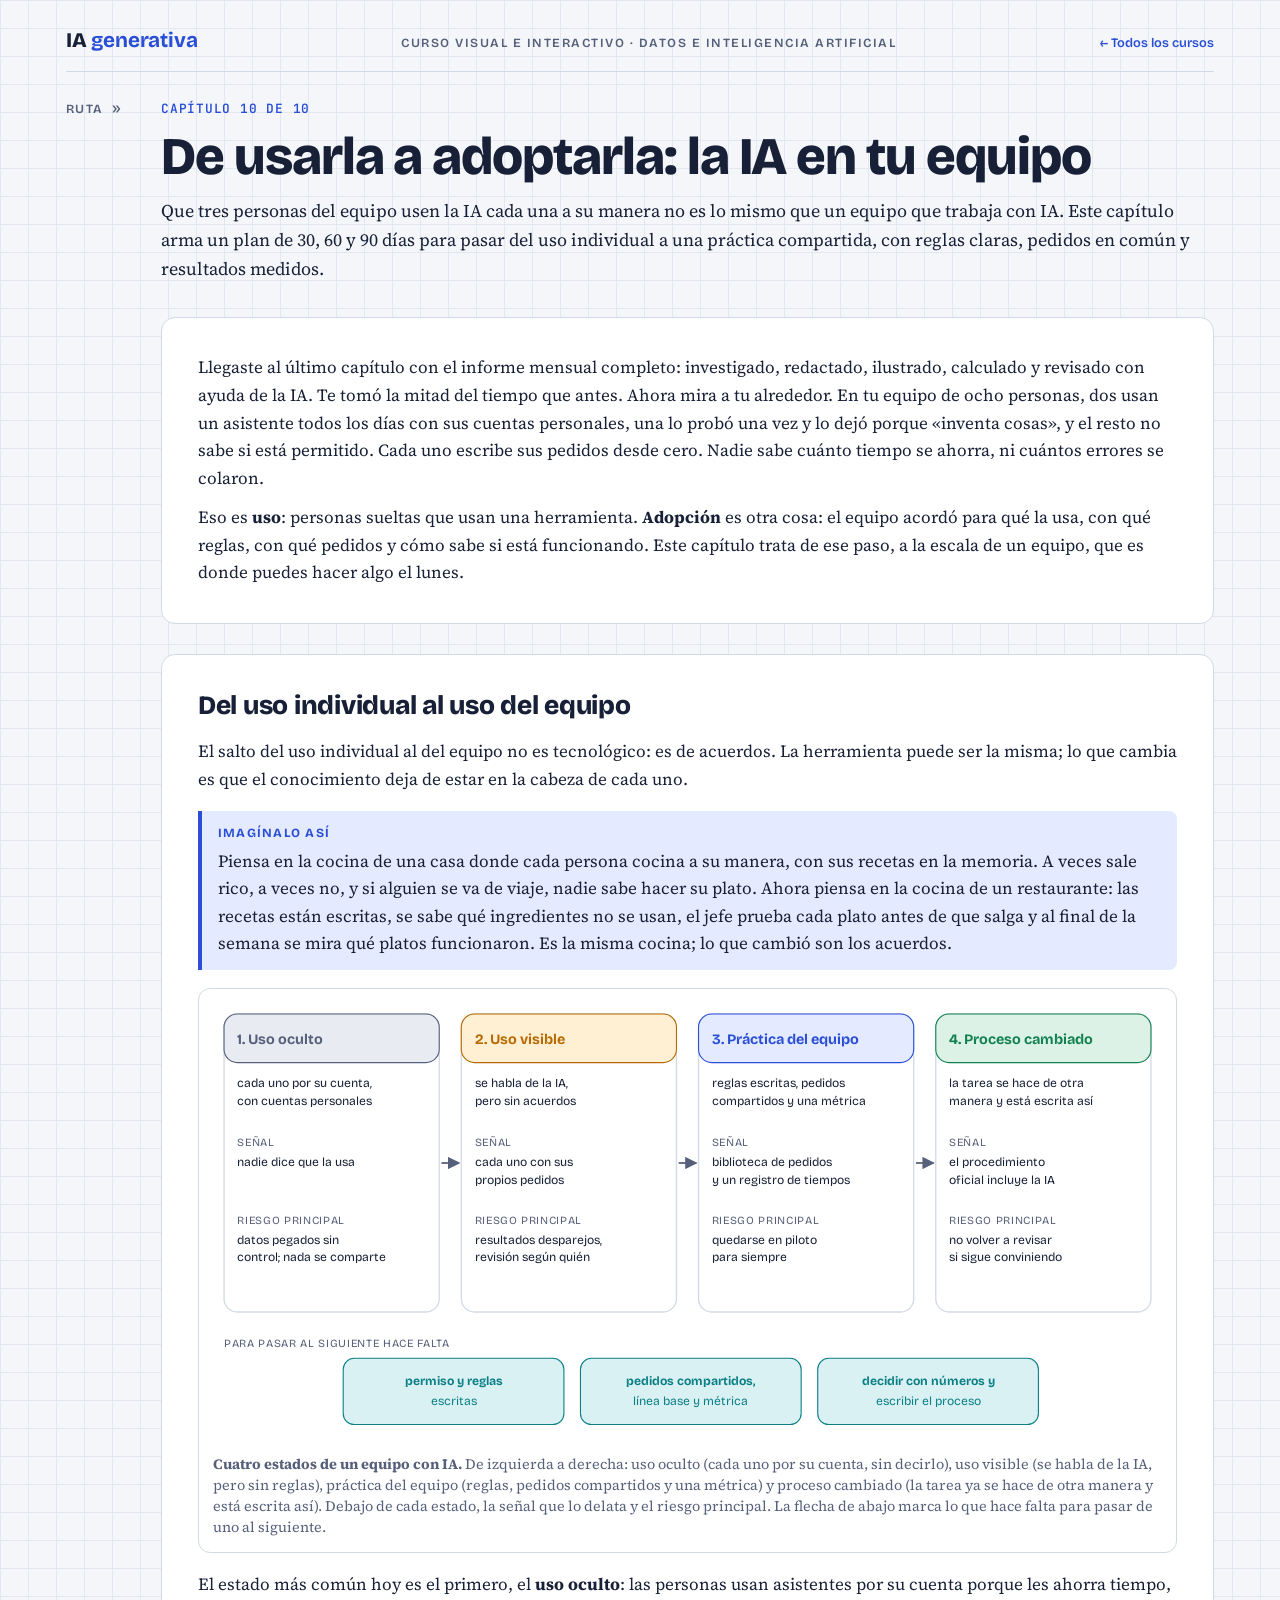
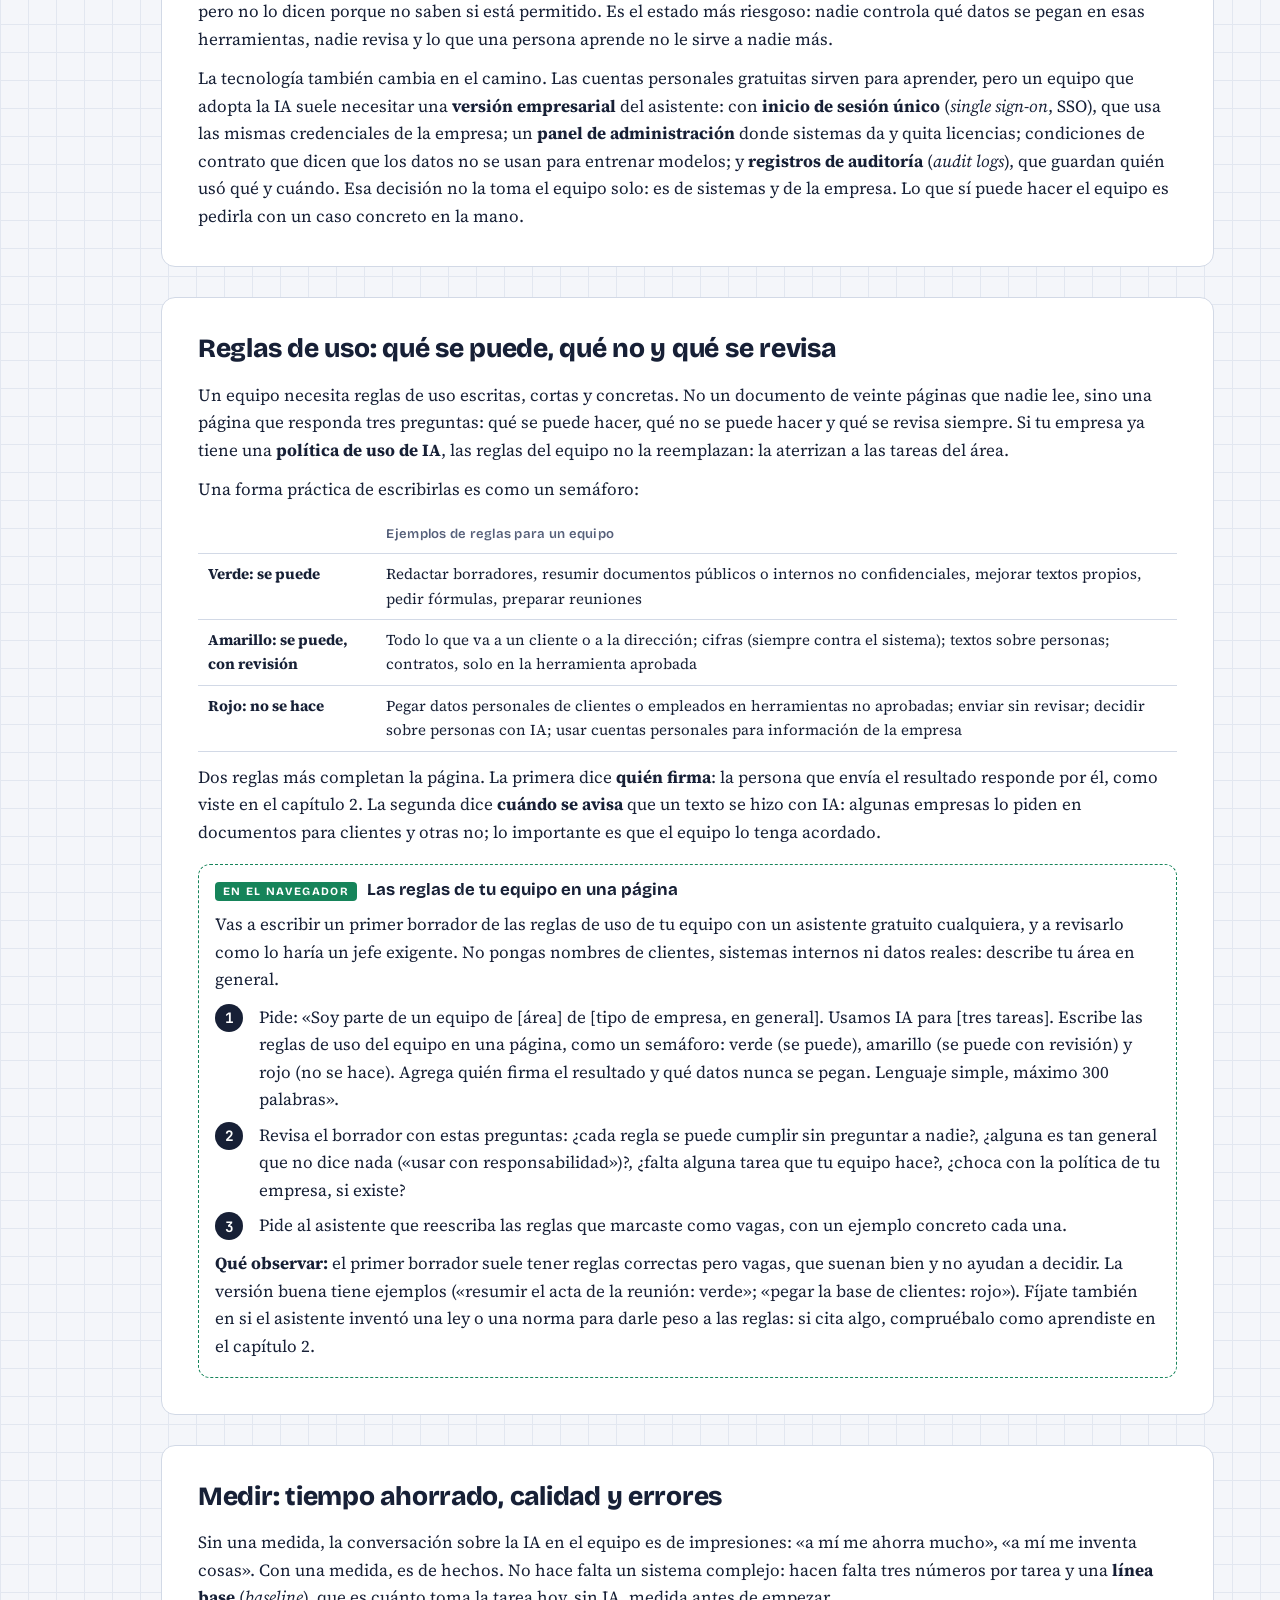
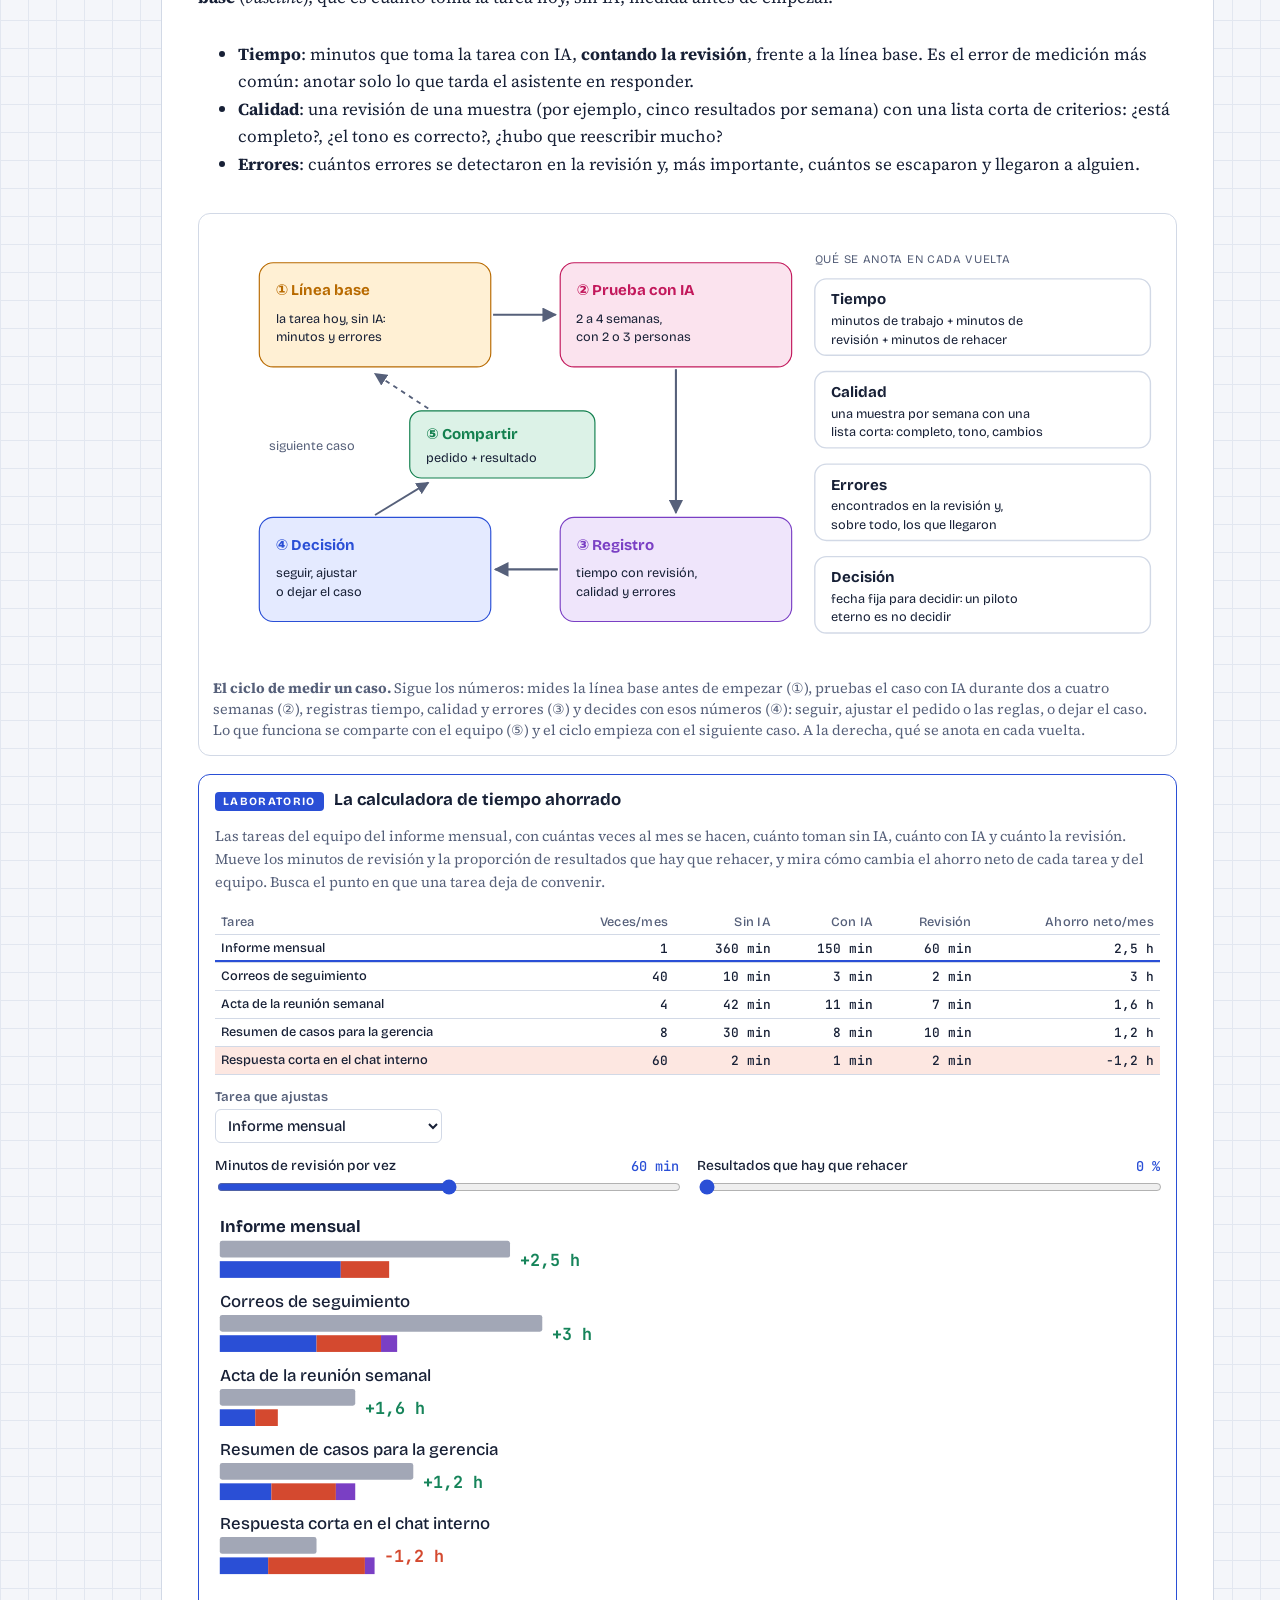
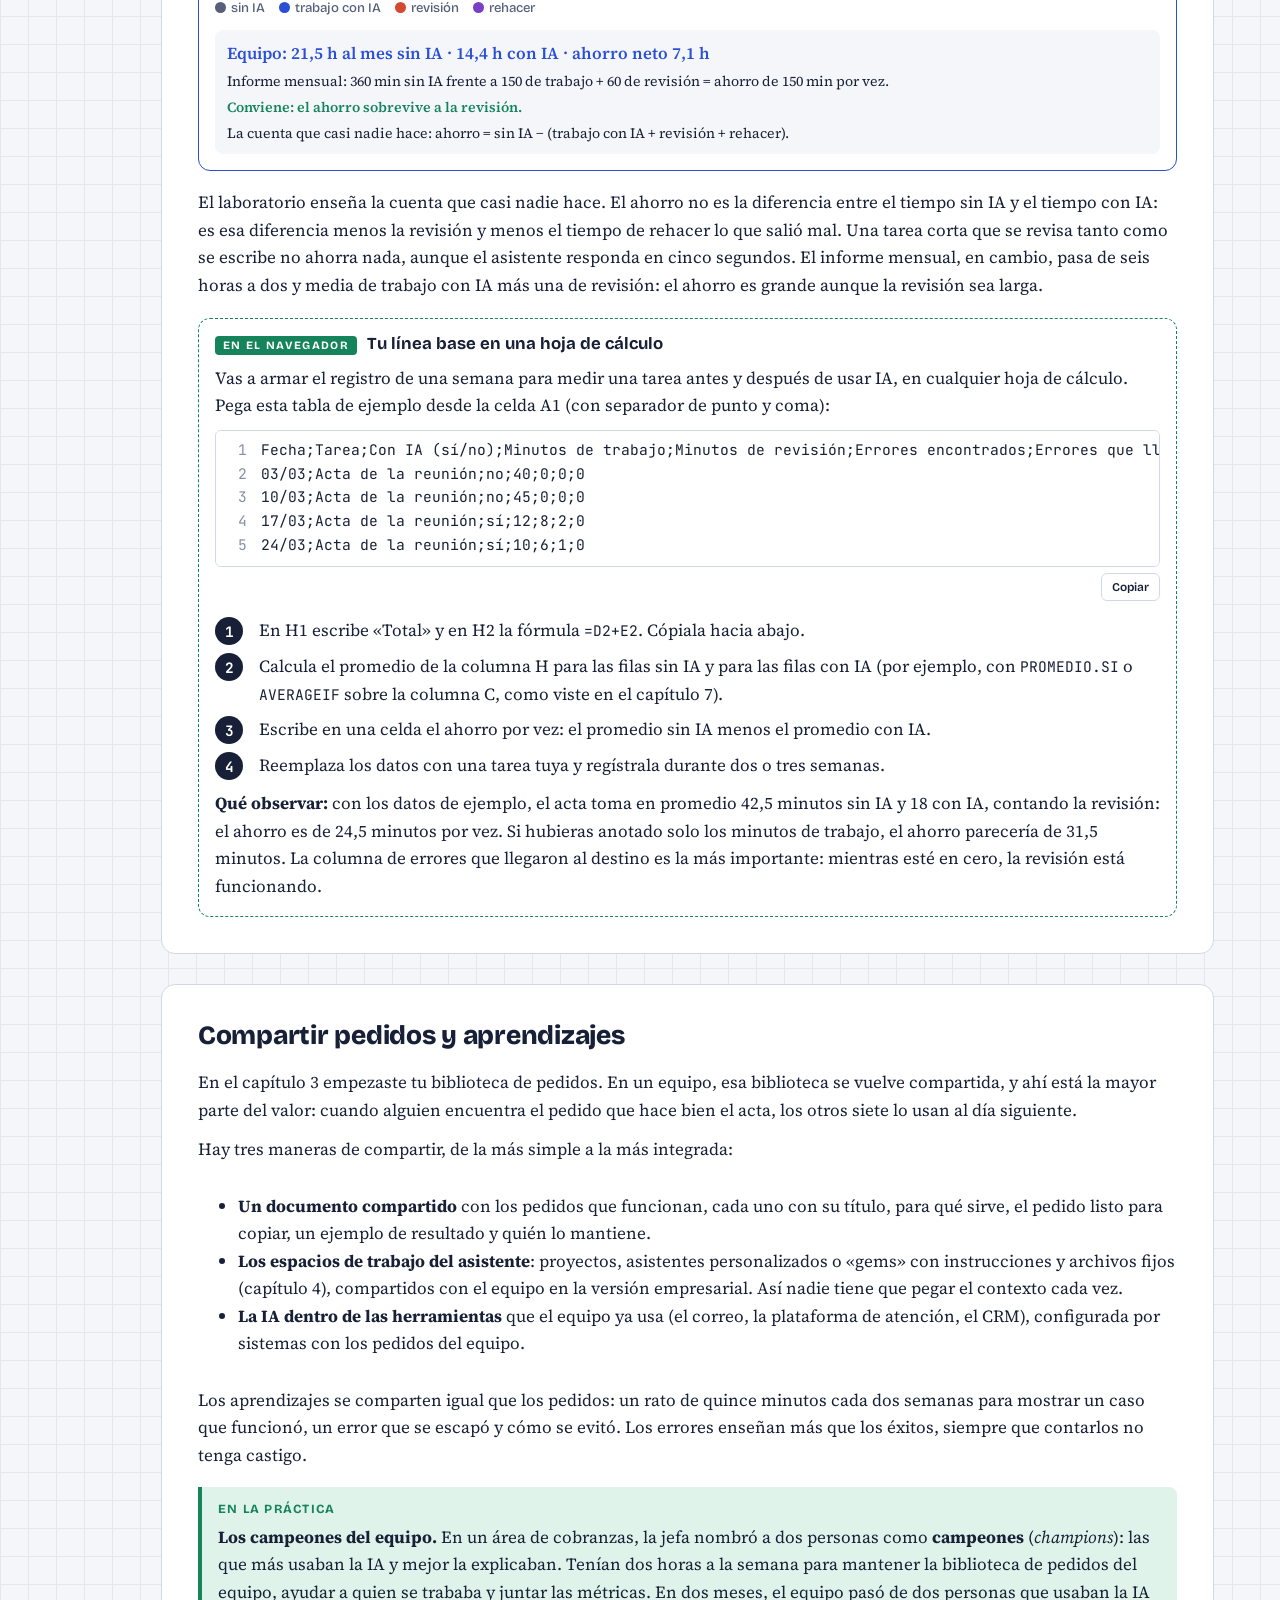
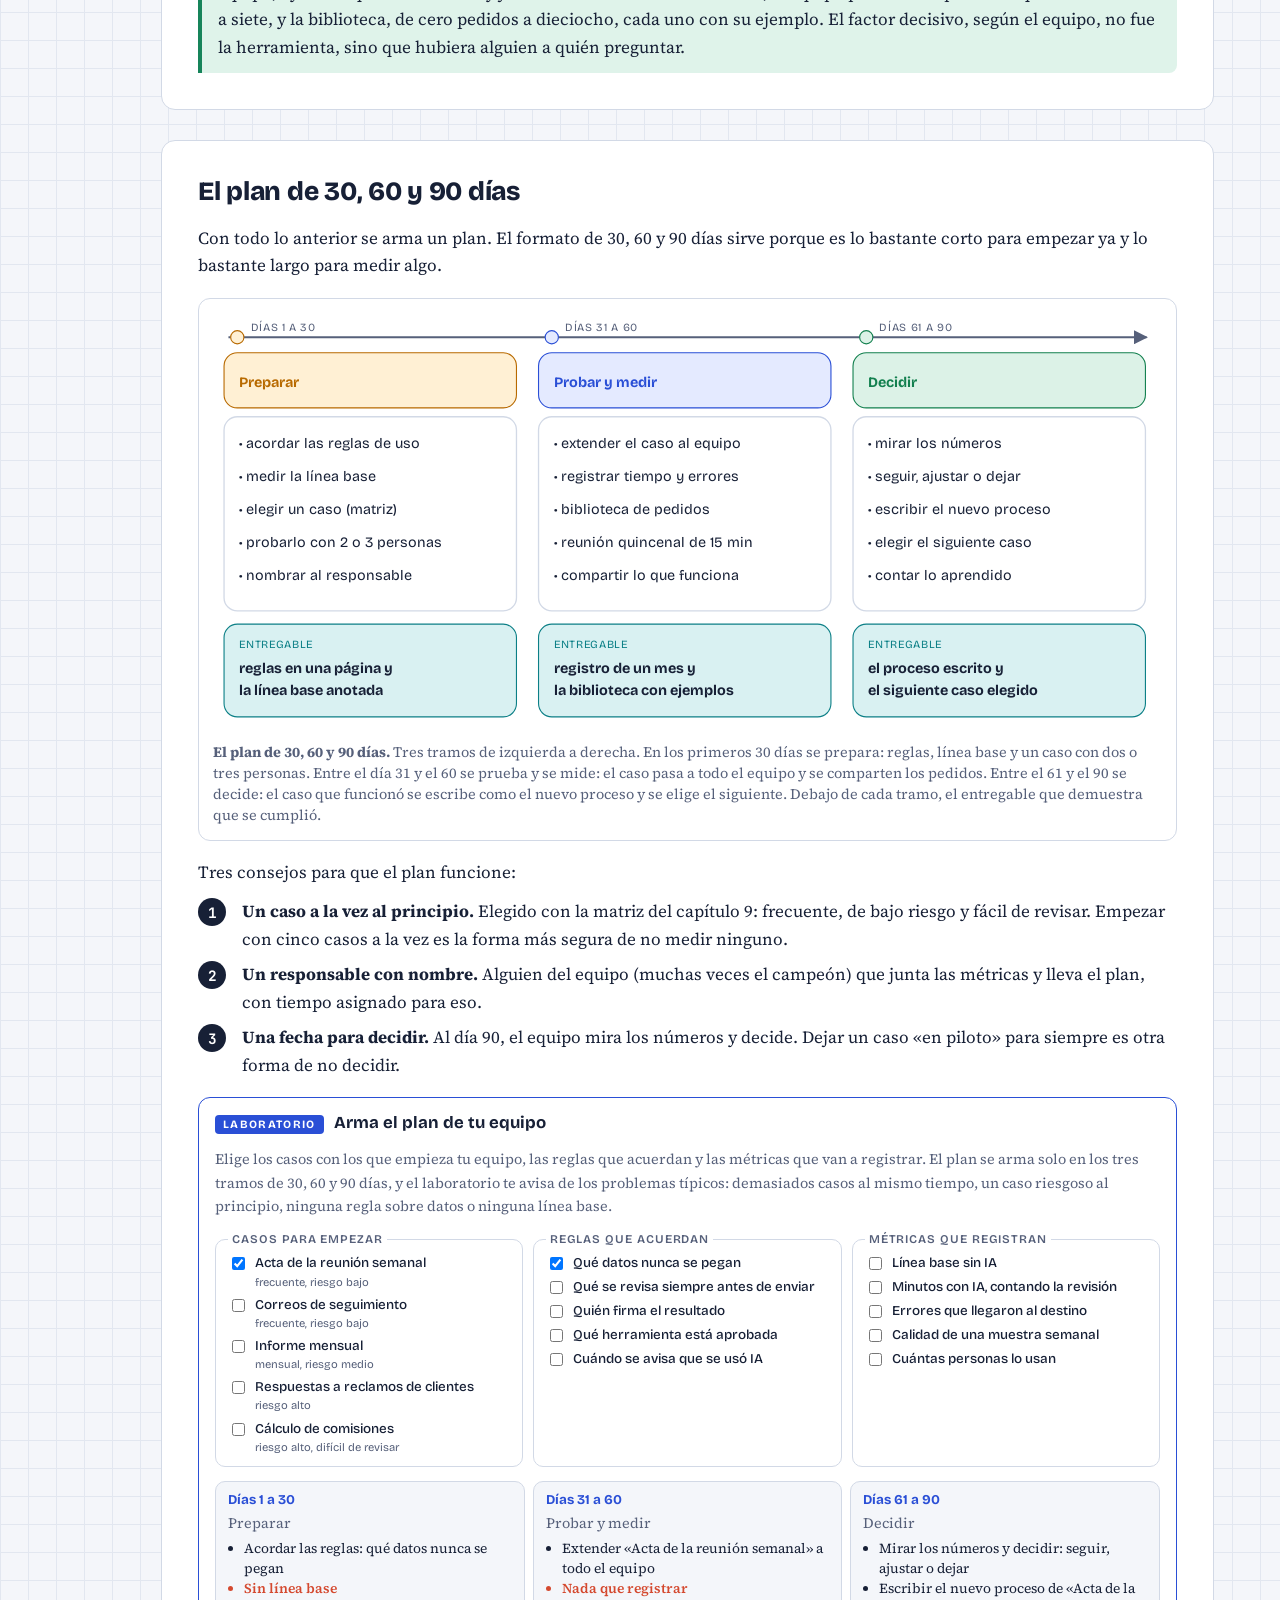
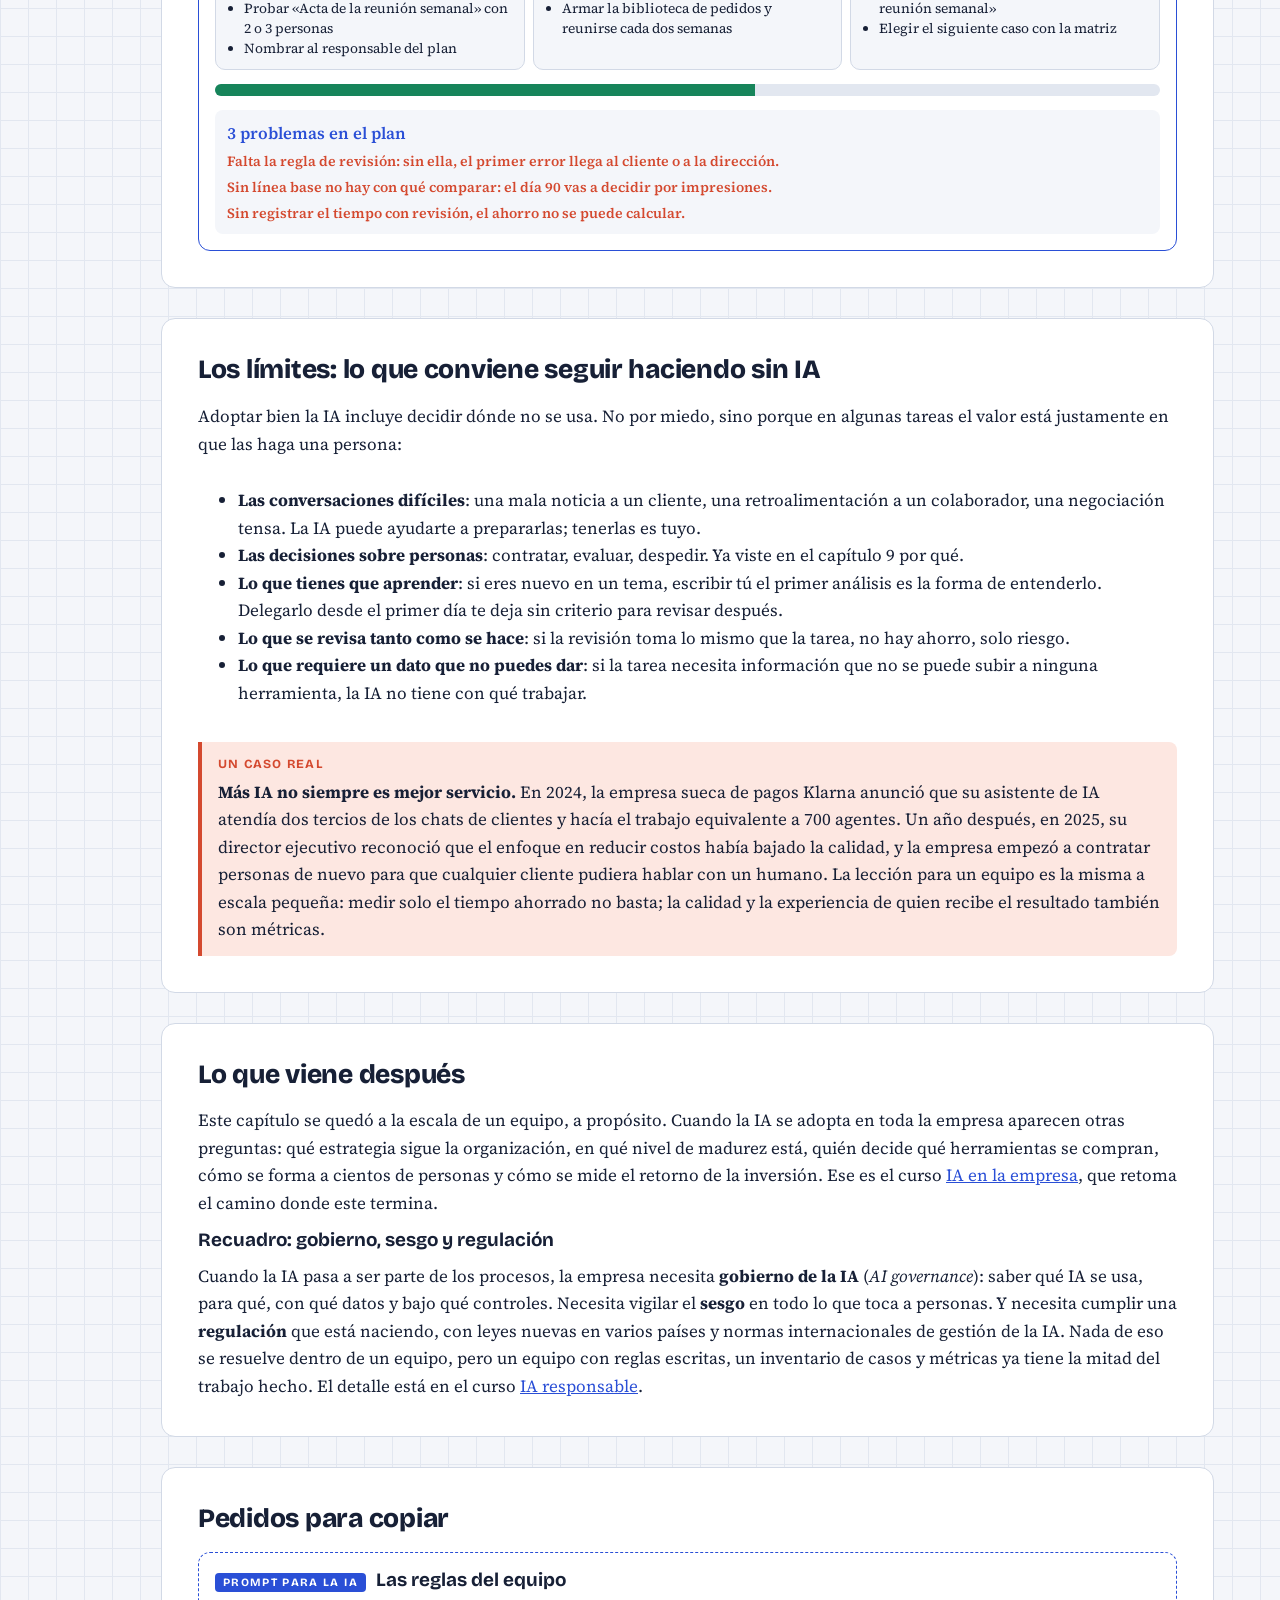
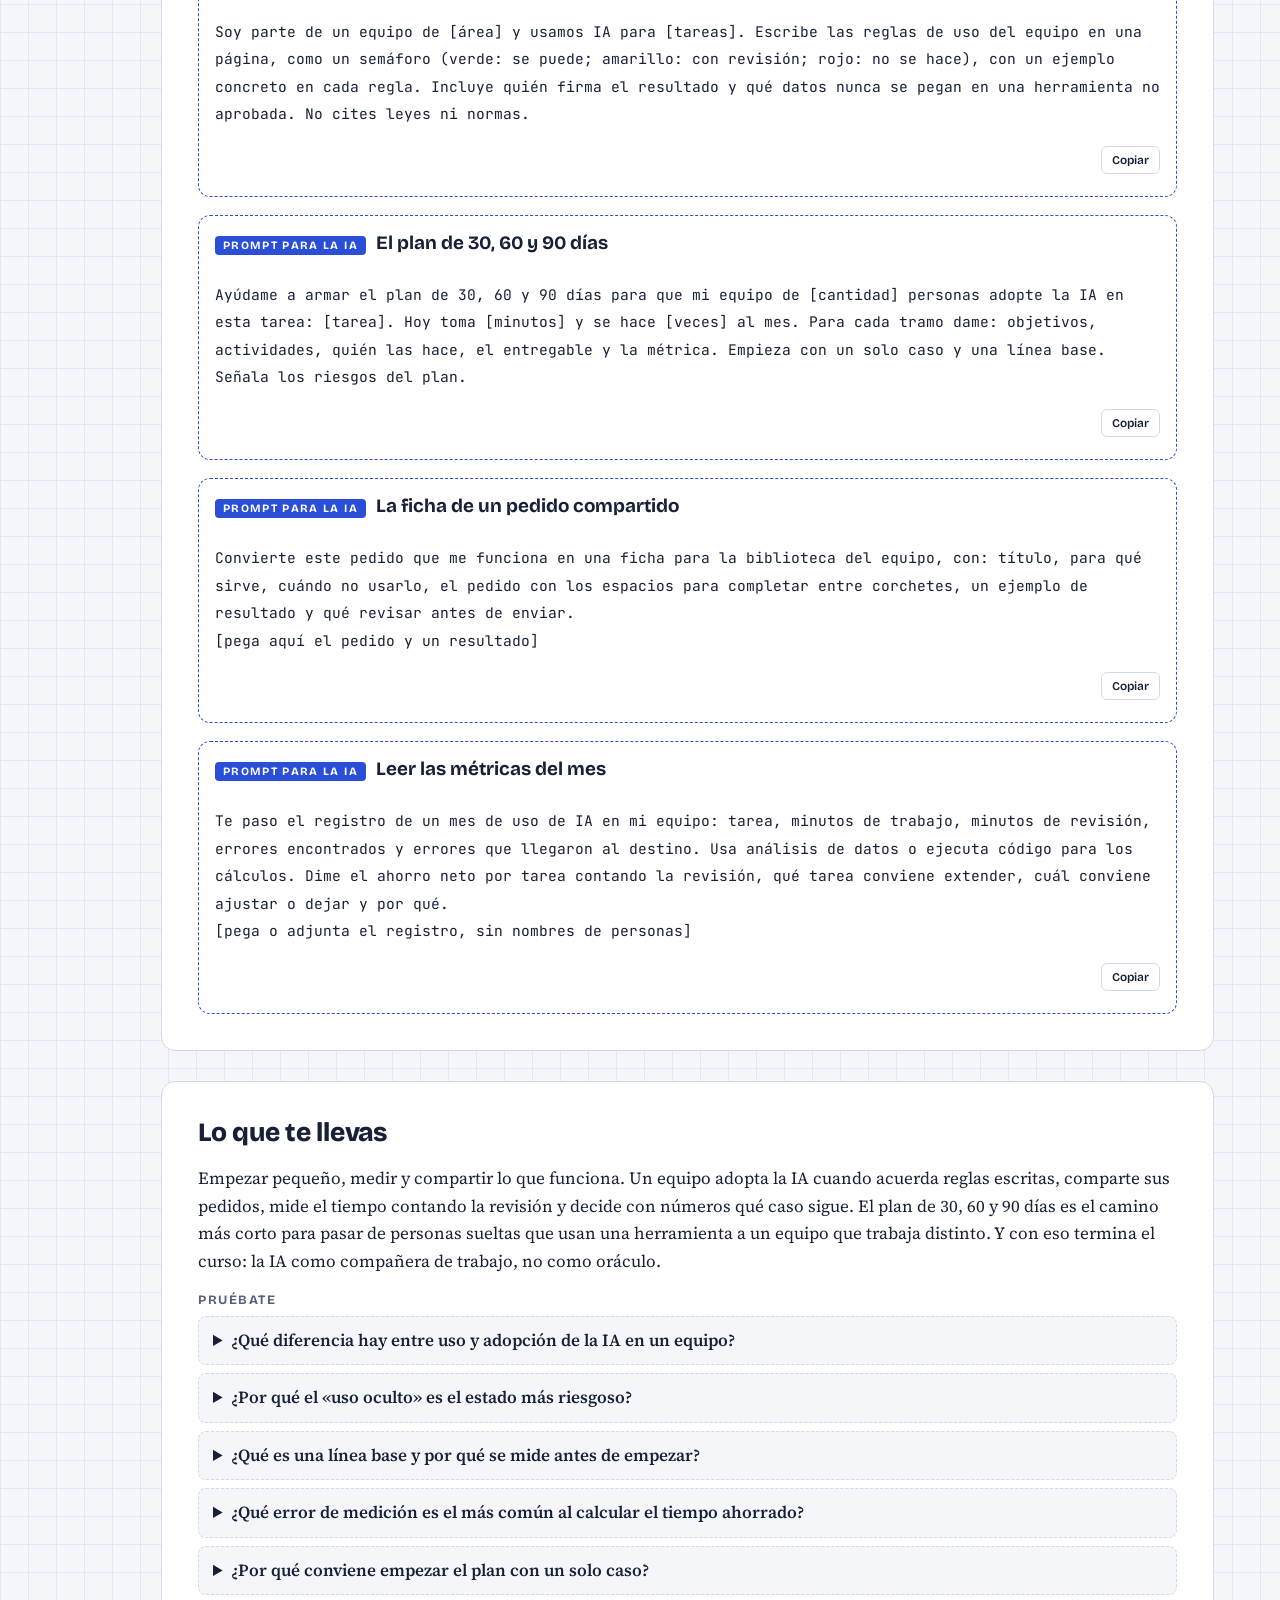
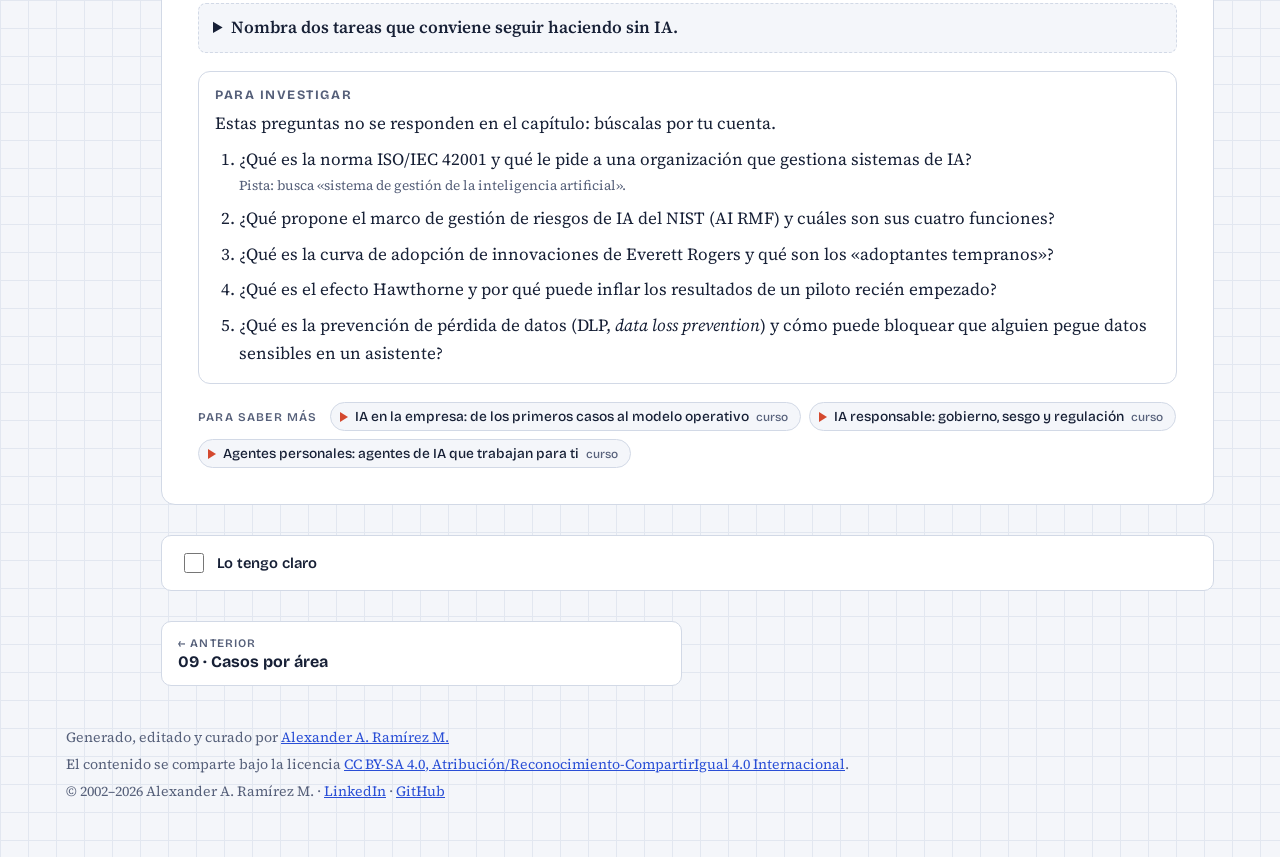
<file: 10-adoptar-en-tu-equipo.html>
<!doctype html>
<html lang="es">
<head>
<!-- Google Tag Manager -->
<script>(function(w,d,s,l,i){w[l]=w[l]||[];w[l].push({'gtm.start':
new Date().getTime(),event:'gtm.js'});var f=d.getElementsByTagName(s)[0],
j=d.createElement(s),dl=l!='dataLayer'?'&l='+l:'';j.async=true;j.src=
'https://www.googletagmanager.com/gtm.js?id='+i+dl;f.parentNode.insertBefore(j,f);
})(window,document,'script','dataLayer','GTM-KX76XF8R');</script>
<!-- End Google Tag Manager -->
<meta charset="utf-8">
<meta name="viewport" content="width=device-width, initial-scale=1, viewport-fit=cover">
<title>Adoptar en tu equipo · IA generativa · IA generativa</title>
<meta name="claude:viewport-fit-sides" content="cover">
<meta name="description" content="Usar la IA generativa en el trabajo, sin tecnicismos: qué puede y qué no, cómo pedir bien, cómo verificar, qué hacer con texto, imágenes y datos, casos por área y cómo llevarla a tu equipo.">
<link rel="preconnect" href="https://fonts.googleapis.com">
<link rel="preconnect" href="https://fonts.gstatic.com" crossorigin>
<link rel="stylesheet" href="https://fonts.googleapis.com/css2?family=Bricolage+Grotesque:opsz,wght@12..96,500;12..96,700;12..96,800&family=JetBrains+Mono:wght@400;600&family=Source+Serif+4:ital,opsz,wght@0,8..60,400;0,8..60,600;1,8..60,400;1,8..60,600&display=swap">
<link rel="stylesheet" href="assets/style.css">
</head>
<body>
<!-- Google Tag Manager (noscript) -->
<noscript><iframe src="https://www.googletagmanager.com/ns.html?id=GTM-KX76XF8R"
height="0" width="0" style="display:none;visibility:hidden"></iframe></noscript>
<!-- End Google Tag Manager (noscript) -->
<div class="wrap" data-page="adoptar-en-tu-equipo">
<header class="topbar"><a class="brand" href="index.html">IA <b>generativa</b></a><span class="eyebrow">Curso visual e interactivo · Datos e inteligencia artificial</span><a class="al-sitio" href="https://aaramirez.github.io/">← Todos los cursos</a></header>
<div class="layout">
<nav class="toc" id="toc" aria-label="Ruta de aprendizaje"></nav>
<main>
<header class="page-head"><span class="num">CAPÍTULO 10 DE 10</span><h1>De usarla a adoptarla: la IA en tu equipo</h1><p class="lede">Que tres personas del equipo usen la IA cada una a su manera no es lo mismo que un equipo que trabaja con IA. Este capítulo arma un plan de 30, 60 y 90 días para pasar del uso individual a una práctica compartida, con reglas claras, pedidos en común y resultados medidos.</p></header>
<section><div class="prose"><p>Llegaste al último capítulo con el informe mensual completo: investigado, redactado, ilustrado, calculado y revisado con ayuda de la IA. Te tomó la mitad del tiempo que antes. Ahora mira a tu alrededor. En tu equipo de ocho personas, dos usan un asistente todos los días con sus cuentas personales, una lo probó una vez y lo dejó porque «inventa cosas», y el resto no sabe si está permitido. Cada uno escribe sus pedidos desde cero. Nadie sabe cuánto tiempo se ahorra, ni cuántos errores se colaron.</p><p>Eso es <b>uso</b>: personas sueltas que usan una herramienta. <b>Adopción</b> es otra cosa: el equipo acordó para qué la usa, con qué reglas, con qué pedidos y cómo sabe si está funcionando. Este capítulo trata de ese paso, a la escala de un equipo, que es donde puedes hacer algo el lunes.</p></div></section>
<section><h2>Del uso individual al uso del equipo</h2><div class="prose"><p>El salto del uso individual al del equipo no es tecnológico: es de acuerdos. La herramienta puede ser la misma; lo que cambia es que el conocimiento deja de estar en la cabeza de cada uno.</p></div><div class="analogia"><b>Imagínalo así</b><p>Piensa en la cocina de una casa donde cada persona cocina a su manera, con sus recetas en la memoria. A veces sale rico, a veces no, y si alguien se va de viaje, nadie sabe hacer su plato. Ahora piensa en la cocina de un restaurante: las recetas están escritas, se sabe qué ingredientes no se usan, el jefe prueba cada plato antes de que salga y al final de la semana se mira qué platos funcionaron. Es la misma cocina; lo que cambió son los acuerdos.</p></div><figure class="fig fig-esquema" id="10-diagrama-1"><div class="lienzo"><svg viewBox="0 0 860 400" style="min-width:720px" role="img" aria-label="Cuatro estados de un equipo con IA: uso oculto, uso visible, práctica del equipo y proceso cambiado, con la señal y el riesgo de cada uno y lo que hace falta para pasar al siguiente">
<defs><marker id="g10d1-m" viewBox="0 0 10 10" refX="9" refY="5" markerWidth="7" markerHeight="7" orient="auto-start-reverse"><path d="M0 0 10 5 0 10z" class="fl-muted"/></marker></defs>
<rect x="10" y="10" width="195" height="270" rx="12" class="caja"/>
<rect x="10" y="10" width="195" height="44" rx="12" class="d-inet"/>
<text x="22" y="37" class="t t-b k-inet">1. Uso oculto</text>
<text x="22" y="76" class="t t-s">cada uno por su cuenta,</text>
<text x="22" y="92" class="t t-s">con cuentas personales</text>
<text x="22" y="130" class="t t-xs t-m">SEÑAL</text>
<text x="22" y="148" class="t t-s">nadie dice que la usa</text>
<text x="22" y="200" class="t t-xs t-m">RIESGO PRINCIPAL</text>
<text x="22" y="218" class="t t-s">datos pegados sin</text>
<text x="22" y="234" class="t t-s">control; nada se comparte</text>
<line x1="207" y1="145" x2="223" y2="145" class="ln" style="stroke-width:1.6" marker-end="url(#g10d1-m)"/>
<rect x="225" y="10" width="195" height="270" rx="12" class="caja"/>
<rect x="225" y="10" width="195" height="44" rx="12" class="c-fis"/>
<text x="237" y="37" class="t t-b k-fis">2. Uso visible</text>
<text x="237" y="76" class="t t-s">se habla de la IA,</text>
<text x="237" y="92" class="t t-s">pero sin acuerdos</text>
<text x="237" y="130" class="t t-xs t-m">SEÑAL</text>
<text x="237" y="148" class="t t-s">cada uno con sus</text>
<text x="237" y="164" class="t t-s">propios pedidos</text>
<text x="237" y="200" class="t t-xs t-m">RIESGO PRINCIPAL</text>
<text x="237" y="218" class="t t-s">resultados desparejos,</text>
<text x="237" y="234" class="t t-s">revisión según quién</text>
<line x1="422" y1="145" x2="438" y2="145" class="ln" style="stroke-width:1.6" marker-end="url(#g10d1-m)"/>
<rect x="440" y="10" width="195" height="270" rx="12" class="caja"/>
<rect x="440" y="10" width="195" height="44" rx="12" class="c-red"/>
<text x="452" y="37" class="t t-b k-red">3. Práctica del equipo</text>
<text x="452" y="76" class="t t-s">reglas escritas, pedidos</text>
<text x="452" y="92" class="t t-s">compartidos y una métrica</text>
<text x="452" y="130" class="t t-xs t-m">SEÑAL</text>
<text x="452" y="148" class="t t-s">biblioteca de pedidos</text>
<text x="452" y="164" class="t t-s">y un registro de tiempos</text>
<text x="452" y="200" class="t t-xs t-m">RIESGO PRINCIPAL</text>
<text x="452" y="218" class="t t-s">quedarse en piloto</text>
<text x="452" y="234" class="t t-s">para siempre</text>
<line x1="637" y1="145" x2="653" y2="145" class="ln" style="stroke-width:1.6" marker-end="url(#g10d1-m)"/>
<rect x="655" y="10" width="195" height="270" rx="12" class="caja"/>
<rect x="655" y="10" width="195" height="44" rx="12" class="c-enl"/>
<text x="667" y="37" class="t t-b k-enl">4. Proceso cambiado</text>
<text x="667" y="76" class="t t-s">la tarea se hace de otra</text>
<text x="667" y="92" class="t t-s">manera y está escrita así</text>
<text x="667" y="130" class="t t-xs t-m">SEÑAL</text>
<text x="667" y="148" class="t t-s">el procedimiento</text>
<text x="667" y="164" class="t t-s">oficial incluye la IA</text>
<text x="667" y="200" class="t t-xs t-m">RIESGO PRINCIPAL</text>
<text x="667" y="218" class="t t-s">no volver a revisar</text>
<text x="667" y="234" class="t t-s">si sigue conviniendo</text>
<text x="10" y="312" class="t t-xs t-m">PARA PASAR AL SIGUIENTE HACE FALTA</text>
<rect x="118" y="322" width="200" height="60" rx="10" class="d-casa"/>
<text x="218" y="346" class="t t-s t-b k-casa" text-anchor="middle">permiso y reglas</text>
<text x="218" y="364" class="t t-s k-casa" text-anchor="middle">escritas</text>
<rect x="333" y="322" width="200" height="60" rx="10" class="d-casa"/>
<text x="433" y="346" class="t t-s t-b k-casa" text-anchor="middle">pedidos compartidos,</text>
<text x="433" y="364" class="t t-s k-casa" text-anchor="middle">línea base y métrica</text>
<rect x="548" y="322" width="200" height="60" rx="10" class="d-casa"/>
<text x="648" y="346" class="t t-s t-b k-casa" text-anchor="middle">decidir con números y</text>
<text x="648" y="364" class="t t-s k-casa" text-anchor="middle">escribir el proceso</text>
</svg></div><figcaption><b>Cuatro estados de un equipo con IA.</b> De izquierda a derecha: uso oculto (cada uno por su cuenta, sin decirlo), uso visible (se habla de la IA, pero sin reglas), práctica del equipo (reglas, pedidos compartidos y una métrica) y proceso cambiado (la tarea ya se hace de otra manera y está escrita así). Debajo de cada estado, la señal que lo delata y el riesgo principal. La flecha de abajo marca lo que hace falta para pasar de uno al siguiente.</figcaption></figure><div class="prose"><p>El estado más común hoy es el primero, el <b>uso oculto</b>: las personas usan asistentes por su cuenta porque les ahorra tiempo, pero no lo dicen porque no saben si está permitido. Es el estado más riesgoso: nadie controla qué datos se pegan en esas herramientas, nadie revisa y lo que una persona aprende no le sirve a nadie más.</p><p>La tecnología también cambia en el camino. Las cuentas personales gratuitas sirven para aprender, pero un equipo que adopta la IA suele necesitar una <b>versión empresarial</b> del asistente: con <b>inicio de sesión único</b> (<i>single sign-on</i>, SSO), que usa las mismas credenciales de la empresa; un <b>panel de administración</b> donde sistemas da y quita licencias; condiciones de contrato que dicen que los datos no se usan para entrenar modelos; y <b>registros de auditoría</b> (<i>audit logs</i>), que guardan quién usó qué y cuándo. Esa decisión no la toma el equipo solo: es de sistemas y de la empresa. Lo que sí puede hacer el equipo es pedirla con un caso concreto en la mano.</p></div></section>
<section><h2>Reglas de uso: qué se puede, qué no y qué se revisa</h2><div class="prose"><p>Un equipo necesita reglas de uso escritas, cortas y concretas. No un documento de veinte páginas que nadie lee, sino una página que responda tres preguntas: qué se puede hacer, qué no se puede hacer y qué se revisa siempre. Si tu empresa ya tiene una <b>política de uso de IA</b>, las reglas del equipo no la reemplazan: la aterrizan a las tareas del área.</p><p>Una forma práctica de escribirlas es como un semáforo:</p><div class="tbl"><table><thead><tr><th></th><th>Ejemplos de reglas para un equipo</th></tr></thead><tbody><tr><td><b>Verde: se puede</b></td><td>Redactar borradores, resumir documentos públicos o internos no confidenciales, mejorar textos propios, pedir fórmulas, preparar reuniones</td></tr><tr><td><b>Amarillo: se puede, con revisión</b></td><td>Todo lo que va a un cliente o a la dirección; cifras (siempre contra el sistema); textos sobre personas; contratos, solo en la herramienta aprobada</td></tr><tr><td><b>Rojo: no se hace</b></td><td>Pegar datos personales de clientes o empleados en herramientas no aprobadas; enviar sin revisar; decidir sobre personas con IA; usar cuentas personales para información de la empresa</td></tr></tbody></table></div><p>Dos reglas más completan la página. La primera dice <b>quién firma</b>: la persona que envía el resultado responde por él, como viste en el capítulo 2. La segunda dice <b>cuándo se avisa</b> que un texto se hizo con IA: algunas empresas lo piden en documentos para clientes y otras no; lo importante es que el equipo lo tenga acordado.</p></div><div class="practica"><div class="practica-title"><span class="tag">En el navegador</span><h3>Las reglas de tu equipo en una página</h3></div><p>Vas a escribir un primer borrador de las reglas de uso de tu equipo con un asistente gratuito cualquiera, y a revisarlo como lo haría un jefe exigente. No pongas nombres de clientes, sistemas internos ni datos reales: describe tu área en general.</p><ol class="steps"><li><span>Pide: «Soy parte de un equipo de [área] de [tipo de empresa, en general]. Usamos IA para [tres tareas]. Escribe las reglas de uso del equipo en una página, como un semáforo: verde (se puede), amarillo (se puede con revisión) y rojo (no se hace). Agrega quién firma el resultado y qué datos nunca se pegan. Lenguaje simple, máximo 300 palabras».</span></li><li><span>Revisa el borrador con estas preguntas: ¿cada regla se puede cumplir sin preguntar a nadie?, ¿alguna es tan general que no dice nada («usar con responsabilidad»)?, ¿falta alguna tarea que tu equipo hace?, ¿choca con la política de tu empresa, si existe?</span></li><li><span>Pide al asistente que reescriba las reglas que marcaste como vagas, con un ejemplo concreto cada una.</span></li></ol><p><b>Qué observar:</b> el primer borrador suele tener reglas correctas pero vagas, que suenan bien y no ayudan a decidir. La versión buena tiene ejemplos («resumir el acta de la reunión: verde»; «pegar la base de clientes: rojo»). Fíjate también en si el asistente inventó una ley o una norma para darle peso a las reglas: si cita algo, compruébalo como aprendiste en el capítulo 2.</p></div></section>
<section><h2>Medir: tiempo ahorrado, calidad y errores</h2><div class="prose"><p>Sin una medida, la conversación sobre la IA en el equipo es de impresiones: «a mí me ahorra mucho», «a mí me inventa cosas». Con una medida, es de hechos. No hace falta un sistema complejo: hacen falta tres números por tarea y una <b>línea base</b> (<i>baseline</i>), que es cuánto toma la tarea hoy, sin IA, medida antes de empezar.</p><ul><li><b>Tiempo</b>: minutos que toma la tarea con IA, <b>contando la revisión</b>, frente a la línea base. Es el error de medición más común: anotar solo lo que tarda el asistente en responder.</li><li><b>Calidad</b>: una revisión de una muestra (por ejemplo, cinco resultados por semana) con una lista corta de criterios: ¿está completo?, ¿el tono es correcto?, ¿hubo que reescribir mucho?</li><li><b>Errores</b>: cuántos errores se detectaron en la revisión y, más importante, cuántos se escaparon y llegaron a alguien.</li></ul></div><figure class="fig fig-flujo" id="10-diagrama-2"><div class="lienzo"><svg viewBox="0 0 820 380" style="min-width:680px" role="img" aria-label="Ciclo de medir un caso: línea base, prueba con IA, registro de tiempo, calidad y errores, decisión de seguir, ajustar o dejar, y compartir con el equipo antes del siguiente caso">
<defs><marker id="g10d2-m" viewBox="0 0 10 10" refX="9" refY="5" markerWidth="7" markerHeight="7" orient="auto-start-reverse"><path d="M0 0 10 5 0 10z" class="fl-muted"/></marker></defs>
<rect x="40" y="30" width="200" height="90" rx="12" class="c-fis"/>
<text x="54" y="58" class="t t-b k-fis">① Línea base</text>
<text x="54" y="82" class="t t-s">la tarea hoy, sin IA:</text>
<text x="54" y="98" class="t t-s">minutos y errores</text>
<rect x="300" y="30" width="200" height="90" rx="12" class="c-apl"/>
<text x="314" y="58" class="t t-b k-apl">② Prueba con IA</text>
<text x="314" y="82" class="t t-s">2 a 4 semanas,</text>
<text x="314" y="98" class="t t-s">con 2 o 3 personas</text>
<rect x="300" y="250" width="200" height="90" rx="12" class="c-tra"/>
<text x="314" y="278" class="t t-b k-tra">③ Registro</text>
<text x="314" y="302" class="t t-s">tiempo con revisión,</text>
<text x="314" y="318" class="t t-s">calidad y errores</text>
<rect x="40" y="250" width="200" height="90" rx="12" class="c-red"/>
<text x="54" y="278" class="t t-b k-red">④ Decisión</text>
<text x="54" y="302" class="t t-s">seguir, ajustar</text>
<text x="54" y="318" class="t t-s">o dejar el caso</text>
<line x1="242" y1="75" x2="296" y2="75" class="ln" style="stroke-width:1.8" marker-end="url(#g10d2-m)"/>
<line x1="400" y1="122" x2="400" y2="246" class="ln" style="stroke-width:1.8" marker-end="url(#g10d2-m)"/>
<line x1="298" y1="295" x2="244" y2="295" class="ln" style="stroke-width:1.8" marker-end="url(#g10d2-m)"/>
<rect x="170" y="158" width="160" height="58" rx="10" class="c-enl"/>
<text x="184" y="182" class="t t-b k-enl">⑤ Compartir</text>
<text x="184" y="202" class="t t-s">pedido + resultado</text>
<line x1="140" y1="248" x2="186" y2="220" class="ln" style="stroke-width:1.6" marker-end="url(#g10d2-m)"/>
<line x1="186" y1="156" x2="140" y2="126" class="ln ln-d" style="stroke-width:1.6" marker-end="url(#g10d2-m)"/>
<text x="48" y="192" class="t t-s t-m">siguiente caso</text>
<text x="520" y="30" class="t t-xs t-m">QUÉ SE ANOTA EN CADA VUELTA</text>
<rect x="520" y="44" width="290" height="66" rx="10" class="caja"/>
<text x="534" y="66" class="t t-b">Tiempo</text>
<text x="534" y="84" class="t t-s">minutos de trabajo + minutos de</text>
<text x="534" y="100" class="t t-s">revisión + minutos de rehacer</text>
<rect x="520" y="124" width="290" height="66" rx="10" class="caja"/>
<text x="534" y="146" class="t t-b">Calidad</text>
<text x="534" y="164" class="t t-s">una muestra por semana con una</text>
<text x="534" y="180" class="t t-s">lista corta: completo, tono, cambios</text>
<rect x="520" y="204" width="290" height="66" rx="10" class="caja"/>
<text x="534" y="226" class="t t-b">Errores</text>
<text x="534" y="244" class="t t-s">encontrados en la revisión y,</text>
<text x="534" y="260" class="t t-s">sobre todo, los que llegaron</text>
<rect x="520" y="284" width="290" height="66" rx="10" class="caja"/>
<text x="534" y="306" class="t t-b">Decisión</text>
<text x="534" y="324" class="t t-s">fecha fija para decidir: un piloto</text>
<text x="534" y="340" class="t t-s">eterno es no decidir</text>
</svg></div><figcaption><b>El ciclo de medir un caso.</b> Sigue los números: mides la línea base antes de empezar (①), pruebas el caso con IA durante dos a cuatro semanas (②), registras tiempo, calidad y errores (③) y decides con esos números (④): seguir, ajustar el pedido o las reglas, o dejar el caso. Lo que funciona se comparte con el equipo (⑤) y el ciclo empieza con el siguiente caso. A la derecha, qué se anota en cada vuelta.</figcaption></figure><div class="lab" id="10-lab-2"><div class="lab-title"><span class="tag">Laboratorio</span><h3>La calculadora de tiempo ahorrado</h3></div><p class="hint">Las tareas del equipo del informe mensual, con cuántas veces al mes se hacen, cuánto toman sin IA, cuánto con IA y cuánto la revisión. Mueve los minutos de revisión y la proporción de resultados que hay que rehacer, y mira cómo cambia el ahorro neto de cada tarea y del equipo. Busca el punto en que una tarea deja de convenir.</p><style>
[id="10-lab-2"] table{border-collapse:collapse;width:100%}
[id="10-lab-2"] th,[id="10-lab-2"] td{font:500 .8rem var(--f-display);padding:5px 6px;border-bottom:1px solid var(--line);text-align:right;white-space:nowrap}
[id="10-lab-2"] th:first-child,[id="10-lab-2"] td:first-child{text-align:left;white-space:normal}
[id="10-lab-2"] td.n{font-family:var(--f-mono)}
[id="10-lab-2"] tr.neg td{background:var(--warm-soft)}
[id="10-lab-2"] tr.sel td{box-shadow:inset 0 -2px 0 var(--accent)}
[id="10-lab-2"] tbody tr{cursor:pointer}
[id="10-lab-2"] svg{display:block;width:100%;max-width:430px;height:auto}
</style>
<div class="tbl"><table><thead><tr><th>Tarea</th><th>Veces/mes</th><th>Sin IA</th><th>Con IA</th><th>Revisión</th><th>Ahorro neto/mes</th></tr></thead><tbody id="c10l2-t"></tbody></table></div>
<div class="opciones"><label>Tarea que ajustas <select id="c10l2-sel"></select></label></div>
<div class="ctls">
  <label class="ctl">Minutos de revisión por vez <output id="c10l2-r-o"></output><input id="c10l2-r" type="range" min="0" max="120" step="1"></label>
  <label class="ctl">Resultados que hay que rehacer <output id="c10l2-x-o"></output><input id="c10l2-x" type="range" min="0" max="60" step="5"></label>
</div>
<svg id="c10l2-g" viewBox="0 0 360 314" role="img" aria-label="Barras del tiempo mensual de cada tarea sin IA y con IA, separando trabajo, revisión y rehacer"></svg>
<div class="legend"><span><i style="background:var(--muted)"></i>sin IA</span><span><i style="background:var(--accent)"></i>trabajo con IA</span><span><i style="background:var(--warm)"></i>revisión</span><span><i style="background:var(--c-tra,var(--ink))"></i>rehacer</span></div>
<div class="readout texto" id="c10l2-out" aria-live="polite"></div></div><div class="prose"><p>El laboratorio enseña la cuenta que casi nadie hace. El ahorro no es la diferencia entre el tiempo sin IA y el tiempo con IA: es esa diferencia menos la revisión y menos el tiempo de rehacer lo que salió mal. Una tarea corta que se revisa tanto como se escribe no ahorra nada, aunque el asistente responda en cinco segundos. El informe mensual, en cambio, pasa de seis horas a dos y media de trabajo con IA más una de revisión: el ahorro es grande aunque la revisión sea larga.</p></div><div class="practica"><div class="practica-title"><span class="tag">En el navegador</span><h3>Tu línea base en una hoja de cálculo</h3></div><p>Vas a armar el registro de una semana para medir una tarea antes y después de usar IA, en cualquier hoja de cálculo. Pega esta tabla de ejemplo desde la celda A1 (con separador de punto y coma):</p><div class="code-copia code-lineas"><pre tabindex="0"><code><span class="ln">Fecha;Tarea;Con IA (sí/no);Minutos de trabajo;Minutos de revisión;Errores encontrados;Errores que llegaron al destino</span>
<span class="ln">03/03;Acta de la reunión;no;40;0;0;0</span>
<span class="ln">10/03;Acta de la reunión;no;45;0;0;0</span>
<span class="ln">17/03;Acta de la reunión;sí;12;8;2;0</span>
<span class="ln">24/03;Acta de la reunión;sí;10;6;1;0</span></code></pre><button type="button" class="copiar copiar-todo">Copiar</button></div><ol class="steps"><li><span>En H1 escribe «Total» y en H2 la fórmula <code>=D2+E2</code>. Cópiala hacia abajo.</span></li><li><span>Calcula el promedio de la columna H para las filas sin IA y para las filas con IA (por ejemplo, con <code>PROMEDIO.SI</code> o <code>AVERAGEIF</code> sobre la columna C, como viste en el capítulo 7).</span></li><li><span>Escribe en una celda el ahorro por vez: el promedio sin IA menos el promedio con IA.</span></li><li><span>Reemplaza los datos con una tarea tuya y regístrala durante dos o tres semanas.</span></li></ol><p><b>Qué observar:</b> con los datos de ejemplo, el acta toma en promedio 42,5 minutos sin IA y 18 con IA, contando la revisión: el ahorro es de 24,5 minutos por vez. Si hubieras anotado solo los minutos de trabajo, el ahorro parecería de 31,5 minutos. La columna de errores que llegaron al destino es la más importante: mientras esté en cero, la revisión está funcionando.</p></div></section>
<section><h2>Compartir pedidos y aprendizajes</h2><div class="prose"><p>En el capítulo 3 empezaste tu biblioteca de pedidos. En un equipo, esa biblioteca se vuelve compartida, y ahí está la mayor parte del valor: cuando alguien encuentra el pedido que hace bien el acta, los otros siete lo usan al día siguiente.</p><p>Hay tres maneras de compartir, de la más simple a la más integrada:</p><ul><li><b>Un documento compartido</b> con los pedidos que funcionan, cada uno con su título, para qué sirve, el pedido listo para copiar, un ejemplo de resultado y quién lo mantiene.</li><li><b>Los espacios de trabajo del asistente</b>: proyectos, asistentes personalizados o «gems» con instrucciones y archivos fijos (capítulo 4), compartidos con el equipo en la versión empresarial. Así nadie tiene que pegar el contexto cada vez.</li><li><b>La IA dentro de las herramientas</b> que el equipo ya usa (el correo, la plataforma de atención, el CRM), configurada por sistemas con los pedidos del equipo.</li></ul><p>Los aprendizajes se comparten igual que los pedidos: un rato de quince minutos cada dos semanas para mostrar un caso que funcionó, un error que se escapó y cómo se evitó. Los errores enseñan más que los éxitos, siempre que contarlos no tenga castigo.</p></div><div class="ml"><b>En la práctica</b><p><b>Los campeones del equipo.</b> En un área de cobranzas, la jefa nombró a dos personas como <b>campeones</b> (<i>champions</i>): las que más usaban la IA y mejor la explicaban. Tenían dos horas a la semana para mantener la biblioteca de pedidos del equipo, ayudar a quien se trababa y juntar las métricas. En dos meses, el equipo pasó de dos personas que usaban la IA a siete, y la biblioteca, de cero pedidos a dieciocho, cada uno con su ejemplo. El factor decisivo, según el equipo, no fue la herramienta, sino que hubiera alguien a quién preguntar.</p></div></section>
<section><h2>El plan de 30, 60 y 90 días</h2><div class="prose"><p>Con todo lo anterior se arma un plan. El formato de 30, 60 y 90 días sirve porque es lo bastante corto para empezar ya y lo bastante largo para medir algo.</p></div><figure class="fig fig-esquema" id="10-diagrama-3"><div class="lienzo"><svg viewBox="0 0 860 380" style="min-width:700px" role="img" aria-label="Plan de 30, 60 y 90 días en tres tramos: preparar, probar y medir, y decidir, con las actividades y el entregable de cada tramo">
<defs><marker id="g10d3-m" viewBox="0 0 10 10" refX="9" refY="5" markerWidth="7" markerHeight="7" orient="auto-start-reverse"><path d="M0 0 10 5 0 10z" class="fl-muted"/></marker></defs>
<line x1="14" y1="22" x2="846" y2="22" class="ln" style="stroke-width:1.8" marker-end="url(#g10d3-m)"/>
<circle cx="22" cy="22" r="6" class="c-fis"/>
<text x="34" y="16" class="t t-xs t-m">DÍAS 1 A 30</text>
<rect x="10" y="36" width="265" height="50" rx="12" class="c-fis"/>
<text x="24" y="67" class="t t-b k-fis">Preparar</text>
<rect x="10" y="94" width="265" height="176" rx="12" class="caja"/>
<text x="24" y="122" class="t">• acordar las reglas de uso</text>
<text x="24" y="152" class="t">• medir la línea base</text>
<text x="24" y="182" class="t">• elegir un caso (matriz)</text>
<text x="24" y="212" class="t">• probarlo con 2 o 3 personas</text>
<text x="24" y="242" class="t">• nombrar al responsable</text>
<rect x="10" y="282" width="265" height="84" rx="12" class="d-casa"/>
<text x="24" y="304" class="t t-xs k-casa">ENTREGABLE</text>
<text x="24" y="326" class="t t-b">reglas en una página y</text>
<text x="24" y="346" class="t t-b">la línea base anotada</text>
<circle cx="307" cy="22" r="6" class="c-red"/>
<text x="319" y="16" class="t t-xs t-m">DÍAS 31 A 60</text>
<rect x="295" y="36" width="265" height="50" rx="12" class="c-red"/>
<text x="309" y="67" class="t t-b k-red">Probar y medir</text>
<rect x="295" y="94" width="265" height="176" rx="12" class="caja"/>
<text x="309" y="122" class="t">• extender el caso al equipo</text>
<text x="309" y="152" class="t">• registrar tiempo y errores</text>
<text x="309" y="182" class="t">• biblioteca de pedidos</text>
<text x="309" y="212" class="t">• reunión quincenal de 15 min</text>
<text x="309" y="242" class="t">• compartir lo que funciona</text>
<rect x="295" y="282" width="265" height="84" rx="12" class="d-casa"/>
<text x="309" y="304" class="t t-xs k-casa">ENTREGABLE</text>
<text x="309" y="326" class="t t-b">registro de un mes y</text>
<text x="309" y="346" class="t t-b">la biblioteca con ejemplos</text>
<circle cx="592" cy="22" r="6" class="c-enl"/>
<text x="604" y="16" class="t t-xs t-m">DÍAS 61 A 90</text>
<rect x="580" y="36" width="265" height="50" rx="12" class="c-enl"/>
<text x="594" y="67" class="t t-b k-enl">Decidir</text>
<rect x="580" y="94" width="265" height="176" rx="12" class="caja"/>
<text x="594" y="122" class="t">• mirar los números</text>
<text x="594" y="152" class="t">• seguir, ajustar o dejar</text>
<text x="594" y="182" class="t">• escribir el nuevo proceso</text>
<text x="594" y="212" class="t">• elegir el siguiente caso</text>
<text x="594" y="242" class="t">• contar lo aprendido</text>
<rect x="580" y="282" width="265" height="84" rx="12" class="d-casa"/>
<text x="594" y="304" class="t t-xs k-casa">ENTREGABLE</text>
<text x="594" y="326" class="t t-b">el proceso escrito y</text>
<text x="594" y="346" class="t t-b">el siguiente caso elegido</text>
</svg></div><figcaption><b>El plan de 30, 60 y 90 días.</b> Tres tramos de izquierda a derecha. En los primeros 30 días se prepara: reglas, línea base y un caso con dos o tres personas. Entre el día 31 y el 60 se prueba y se mide: el caso pasa a todo el equipo y se comparten los pedidos. Entre el 61 y el 90 se decide: el caso que funcionó se escribe como el nuevo proceso y se elige el siguiente. Debajo de cada tramo, el entregable que demuestra que se cumplió.</figcaption></figure><div class="prose"><p>Tres consejos para que el plan funcione:</p><ol class="steps"><li><span><b>Un caso a la vez al principio.</b> Elegido con la matriz del capítulo 9: frecuente, de bajo riesgo y fácil de revisar. Empezar con cinco casos a la vez es la forma más segura de no medir ninguno.</span></li><li><span><b>Un responsable con nombre.</b> Alguien del equipo (muchas veces el campeón) que junta las métricas y lleva el plan, con tiempo asignado para eso.</span></li><li><span><b>Una fecha para decidir.</b> Al día 90, el equipo mira los números y decide. Dejar un caso «en piloto» para siempre es otra forma de no decidir.</span></li></ol></div><div class="lab" id="10-lab-1"><div class="lab-title"><span class="tag">Laboratorio</span><h3>Arma el plan de tu equipo</h3></div><p class="hint">Elige los casos con los que empieza tu equipo, las reglas que acuerdan y las métricas que van a registrar. El plan se arma solo en los tres tramos de 30, 60 y 90 días, y el laboratorio te avisa de los problemas típicos: demasiados casos al mismo tiempo, un caso riesgoso al principio, ninguna regla sobre datos o ninguna línea base.</p><style>
[id="10-lab-1"] .c10l1-grupos{display:grid;grid-template-columns:repeat(auto-fit,minmax(min(100%,220px),1fr));gap:10px}
[id="10-lab-1"] fieldset{border:1px solid var(--line);border-radius:10px;padding:8px 12px 10px;margin:0;background:var(--card);display:grid;gap:5px;align-content:start}
[id="10-lab-1"] legend{font:600 .74rem var(--f-display);letter-spacing:.08em;text-transform:uppercase;color:var(--muted);padding:0 4px}
[id="10-lab-1"] fieldset label{display:grid;grid-template-columns:auto 1fr;gap:7px;align-items:start;font:500 .84rem/1.35 var(--f-display);cursor:pointer}
[id="10-lab-1"] fieldset small{color:var(--muted);font-weight:400}
[id="10-lab-1"] .c10l1-plan{display:grid;grid-template-columns:repeat(auto-fit,minmax(min(100%,200px),1fr));gap:8px}
[id="10-lab-1"] .c10l1-tramo{border-radius:10px;padding:10px 12px;border:1px solid var(--line);background:var(--paper);display:grid;gap:4px;align-content:start}
[id="10-lab-1"] .c10l1-tramo h4{margin:0;font:700 .84rem var(--f-display);color:var(--accent)}
[id="10-lab-1"] .c10l1-tramo ul{margin:0;padding-left:16px;font:400 .86rem/1.45 var(--f-body)}
[id="10-lab-1"] .c10l1-tramo li.mal{color:var(--warm);font-weight:600}
[id="10-lab-1"] .c10l1-medidor{height:12px;border-radius:6px;background:var(--grid);overflow:hidden}
[id="10-lab-1"] .c10l1-medidor i{display:block;height:100%;background:var(--good);transition:width .3s}
@media (prefers-reduced-motion: reduce){[id="10-lab-1"] .c10l1-medidor i{transition:none}}
</style>
<div class="c10l1-grupos">
  <fieldset id="c10l1-casos"><legend>Casos para empezar</legend></fieldset>
  <fieldset id="c10l1-reglas"><legend>Reglas que acuerdan</legend></fieldset>
  <fieldset id="c10l1-metricas"><legend>Métricas que registran</legend></fieldset>
</div>
<div class="c10l1-plan" id="c10l1-plan" aria-live="polite"></div>
<div class="c10l1-medidor" aria-hidden="true"><i id="c10l1-bar"></i></div>
<div class="readout texto" id="c10l1-out" aria-live="polite"></div></div></section>
<section><h2>Los límites: lo que conviene seguir haciendo sin IA</h2><div class="prose"><p>Adoptar bien la IA incluye decidir dónde no se usa. No por miedo, sino porque en algunas tareas el valor está justamente en que las haga una persona:</p><ul><li><b>Las conversaciones difíciles</b>: una mala noticia a un cliente, una retroalimentación a un colaborador, una negociación tensa. La IA puede ayudarte a prepararlas; tenerlas es tuyo.</li><li><b>Las decisiones sobre personas</b>: contratar, evaluar, despedir. Ya viste en el capítulo 9 por qué.</li><li><b>Lo que tienes que aprender</b>: si eres nuevo en un tema, escribir tú el primer análisis es la forma de entenderlo. Delegarlo desde el primer día te deja sin criterio para revisar después.</li><li><b>Lo que se revisa tanto como se hace</b>: si la revisión toma lo mismo que la tarea, no hay ahorro, solo riesgo.</li><li><b>Lo que requiere un dato que no puedes dar</b>: si la tarea necesita información que no se puede subir a ninguna herramienta, la IA no tiene con qué trabajar.</li></ul></div><div class="caso"><b>Un caso real</b><p><b>Más IA no siempre es mejor servicio.</b> En 2024, la empresa sueca de pagos Klarna anunció que su asistente de IA atendía dos tercios de los chats de clientes y hacía el trabajo equivalente a 700 agentes. Un año después, en 2025, su director ejecutivo reconoció que el enfoque en reducir costos había bajado la calidad, y la empresa empezó a contratar personas de nuevo para que cualquier cliente pudiera hablar con un humano. La lección para un equipo es la misma a escala pequeña: medir solo el tiempo ahorrado no basta; la calidad y la experiencia de quien recibe el resultado también son métricas.</p></div></section>
<section><h2>Lo que viene después</h2><div class="prose"><p>Este capítulo se quedó a la escala de un equipo, a propósito. Cuando la IA se adopta en toda la empresa aparecen otras preguntas: qué estrategia sigue la organización, en qué nivel de madurez está, quién decide qué herramientas se compran, cómo se forma a cientos de personas y cómo se mide el retorno de la inversión. Ese es el curso <a href="https://aaramirez.github.io/adopcion-de-ia/temario.html" target="_blank" rel="noopener">IA en la empresa</a>, que retoma el camino donde este termina.</p><h3>Recuadro: gobierno, sesgo y regulación</h3><p>Cuando la IA pasa a ser parte de los procesos, la empresa necesita <b>gobierno de la IA</b> (<i>AI governance</i>): saber qué IA se usa, para qué, con qué datos y bajo qué controles. Necesita vigilar el <b>sesgo</b> en todo lo que toca a personas. Y necesita cumplir una <b>regulación</b> que está naciendo, con leyes nuevas en varios países y normas internacionales de gestión de la IA. Nada de eso se resuelve dentro de un equipo, pero un equipo con reglas escritas, un inventario de casos y métricas ya tiene la mitad del trabajo hecho. El detalle está en el curso <a href="https://aaramirez.github.io/ia-responsable/temario.html" target="_blank" rel="noopener">IA responsable</a>.</p></div></section>
<section><h2>Pedidos para copiar</h2><div class="prompt"><div class="prompt-title"><span class="tag">Prompt para la IA</span><h3>Las reglas del equipo</h3></div><div class="code-copia"><pre><code>Soy parte de un equipo de [área] y usamos IA para [tareas]. Escribe las reglas de uso del equipo en una página, como un semáforo (verde: se puede; amarillo: con revisión; rojo: no se hace), con un ejemplo concreto en cada regla. Incluye quién firma el resultado y qué datos nunca se pegan en una herramienta no aprobada. No cites leyes ni normas.</code></pre><button type="button" class="copiar copiar-todo">Copiar</button></div></div><div class="prompt"><div class="prompt-title"><span class="tag">Prompt para la IA</span><h3>El plan de 30, 60 y 90 días</h3></div><div class="code-copia"><pre><code>Ayúdame a armar el plan de 30, 60 y 90 días para que mi equipo de [cantidad] personas adopte la IA en esta tarea: [tarea]. Hoy toma [minutos] y se hace [veces] al mes. Para cada tramo dame: objetivos, actividades, quién las hace, el entregable y la métrica. Empieza con un solo caso y una línea base. Señala los riesgos del plan.</code></pre><button type="button" class="copiar copiar-todo">Copiar</button></div></div><div class="prompt"><div class="prompt-title"><span class="tag">Prompt para la IA</span><h3>La ficha de un pedido compartido</h3></div><div class="code-copia"><pre><code>Convierte este pedido que me funciona en una ficha para la biblioteca del equipo, con: título, para qué sirve, cuándo no usarlo, el pedido con los espacios para completar entre corchetes, un ejemplo de resultado y qué revisar antes de enviar.
[pega aquí el pedido y un resultado]</code></pre><button type="button" class="copiar copiar-todo">Copiar</button></div></div><div class="prompt"><div class="prompt-title"><span class="tag">Prompt para la IA</span><h3>Leer las métricas del mes</h3></div><div class="code-copia"><pre><code>Te paso el registro de un mes de uso de IA en mi equipo: tarea, minutos de trabajo, minutos de revisión, errores encontrados y errores que llegaron al destino. Usa análisis de datos o ejecuta código para los cálculos. Dime el ahorro neto por tarea contando la revisión, qué tarea conviene extender, cuál conviene ajustar o dejar y por qué.
[pega o adjunta el registro, sin nombres de personas]</code></pre><button type="button" class="copiar copiar-todo">Copiar</button></div></div></section>
<section><h2>Lo que te llevas</h2><div class="prose"><p>Empezar pequeño, medir y compartir lo que funciona. Un equipo adopta la IA cuando acuerda reglas escritas, comparte sus pedidos, mide el tiempo contando la revisión y decide con números qué caso sigue. El plan de 30, 60 y 90 días es el camino más corto para pasar de personas sueltas que usan una herramienta a un equipo que trabaja distinto. Y con eso termina el curso: la IA como compañera de trabajo, no como oráculo.</p></div><div class="quiz"><h3>Pruébate</h3><details><summary>¿Qué diferencia hay entre uso y adopción de la IA en un equipo?</summary><p>Uso es que algunas personas usan la herramienta por su cuenta. Adopción es que el equipo acordó para qué la usa, con qué reglas y pedidos compartidos, y mide si funciona.</p></details><details><summary>¿Por qué el «uso oculto» es el estado más riesgoso?</summary><p>Porque nadie controla qué datos se pegan en las herramientas, nadie revisa los resultados de forma acordada y lo que una persona aprende no le sirve al resto.</p></details><details><summary>¿Qué es una línea base y por qué se mide antes de empezar?</summary><p>Es cuánto toma la tarea hoy, sin IA. Sin ella no hay con qué comparar y el ahorro se vuelve una impresión.</p></details><details><summary>¿Qué error de medición es el más común al calcular el tiempo ahorrado?</summary><p>Anotar solo el tiempo de trabajo con IA y olvidar el tiempo de revisión y el de rehacer lo que salió mal.</p></details><details><summary>¿Por qué conviene empezar el plan con un solo caso?</summary><p>Porque así se puede medir bien, aprender rápido y decidir con números. Con varios casos a la vez, ninguno se mide de verdad.</p></details><details><summary>Nombra dos tareas que conviene seguir haciendo sin IA.</summary><p>Por ejemplo, las conversaciones difíciles, las decisiones sobre personas, lo que necesitas aprender, lo que se revisa tanto como se hace o lo que requiere datos que no se pueden dar a ninguna herramienta.</p></details></div><div class="investiga"><h3>Para investigar</h3><p class="hint">Estas preguntas no se responden en el capítulo: búscalas por tu cuenta.</p><ol><li>¿Qué es la norma ISO/IEC 42001 y qué le pide a una organización que gestiona sistemas de IA?<small>Pista: busca «sistema de gestión de la inteligencia artificial».</small></li><li>¿Qué propone el marco de gestión de riesgos de IA del NIST (AI RMF) y cuáles son sus cuatro funciones?</li><li>¿Qué es la curva de adopción de innovaciones de Everett Rogers y qué son los «adoptantes tempranos»?</li><li>¿Qué es el efecto Hawthorne y por qué puede inflar los resultados de un piloto recién empezado?</li><li>¿Qué es la prevención de pérdida de datos (DLP, <i>data loss prevention</i>) y cómo puede bloquear que alguien pegue datos sensibles en un asistente?</li></ol></div><div class="vids"><span>Para saber más</span><a class="vid" href="https://aaramirez.github.io/adopcion-de-ia/temario.html" target="_blank" rel="noopener">IA en la empresa: de los primeros casos al modelo operativo <small>curso</small></a><a class="vid" href="https://aaramirez.github.io/ia-responsable/temario.html" target="_blank" rel="noopener">IA responsable: gobierno, sesgo y regulación <small>curso</small></a><a class="vid" href="https://aaramirez.github.io/agentes-personales/temario.html" target="_blank" rel="noopener">Agentes personales: agentes de IA que trabajan para ti <small>curso</small></a></div></section>
<label class="got"><input type="checkbox" id="got"> Lo tengo claro</label>
<nav class="pager" id="pager" aria-label="Capítulo anterior y siguiente"></nav>
</main>
</div>
<footer><span>Generado, editado y curado por <a href="https://www.linkedin.com/in/alexander-ramirez-morales/" target="_blank" rel="noopener">Alexander A. Ramírez M.</a></span><span>El contenido se comparte bajo la licencia <a href="https://creativecommons.org/licenses/by-sa/4.0/deed.es" target="_blank" rel="noopener">CC BY-SA 4.0, Atribución/Reconocimiento-CompartirIgual 4.0 Internacional</a>.</span><span>© 2002–<span data-anio>2026</span> Alexander A. Ramírez M. · <a href="https://www.linkedin.com/in/alexander-ramirez-morales/" target="_blank" rel="noopener">LinkedIn</a> · <a href="https://github.com/aaramirez" target="_blank" rel="noopener">GitHub</a></span><script>document.querySelectorAll('[data-anio]').forEach(function (e) { e.textContent = new Date().getFullYear(); });</script></footer>
</div>
<script src="assets/lab.js"></script>
<script>
(function(){
  const {$}=window.Lab;
  // tarea, veces/mes, min sin IA, min con IA, min revisión, % rehacer
  const T=[
    ['Informe mensual',1,360,150,60,0],
    ['Correos de seguimiento',40,10,3,2,5],
    ['Acta de la reunión semanal',4,42,11,7,0],
    ['Resumen de casos para la gerencia',8,30,8,10,10],
    ['Respuesta corta en el chat interno',60,2,1,2,10]
  ];
  let s=0;
  const f=x=>(Math.round(x*10)/10).toLocaleString('es');
  // rehacer: la fracción x vuelve a hacerse sin IA
  const mes=t=>{const sin=t[1]*t[2],tr=t[1]*t[3],rv=t[1]*t[4],re=t[1]*t[2]*t[5]/100;return {sin,tr,rv,re,con:tr+rv+re,neto:sin-(tr+rv+re)};};
  $('#c10l2-sel').innerHTML=T.map((t,i)=>'<option value="'+i+'">'+t[0]+'</option>').join('');
  function pintar(){
    const t=T[s];
    $('#c10l2-sel').value=s;$('#c10l2-r').value=t[4];$('#c10l2-x').value=t[5];
    $('#c10l2-r-o').textContent=t[4]+' min';$('#c10l2-x-o').textContent=t[5]+' %';
    let tot={sin:0,con:0};
    $('#c10l2-t').innerHTML=T.map((u,i)=>{const m=mes(u);tot.sin+=m.sin;tot.con+=m.con;return '<tr data-i="'+i+'" class="'+(m.neto<0?'neg ':'')+(i===s?'sel':'')+'"><td>'+u[0]+'</td><td class="n">'+u[1]+'</td><td class="n">'+u[2]+' min</td><td class="n">'+u[3]+' min</td><td class="n">'+u[4]+' min</td><td class="n">'+(m.neto<0?'−':'')+f(Math.abs(m.neto)/60)+' h</td></tr>';}).join('');
    $('#c10l2-t').querySelectorAll('tr').forEach(r=>r.addEventListener('click',()=>{s=+r.dataset.i;pintar();}));
    // gráfico
    const max=Math.max(...T.map(u=>{const m=mes(u);return Math.max(m.sin,m.con);}));
    const x0=4,W=270;let g='';
    T.forEach((u,i)=>{const m=mes(u),y=4+i*62,sc=v=>v/max*W;
      g+='<text x="'+x0+'" y="'+(y+14)+'" style="font:'+(i===s?700:500)+' 14px var(--f-display)" fill="var(--ink)">'+u[0]+'</text>';
      g+='<rect x="'+x0+'" y="'+(y+21)+'" width="'+sc(m.sin).toFixed(1)+'" height="14" rx="2" fill="var(--muted)" opacity=".55"/>';
      let x=x0;[[m.tr,'var(--accent)'],[m.rv,'var(--warm)'],[m.re,'var(--c-tra,var(--ink))']].forEach(([v,c])=>{g+='<rect x="'+x.toFixed(1)+'" y="'+(y+38)+'" width="'+sc(v).toFixed(1)+'" height="14" fill="'+c+'"/>';x+=sc(v);});
      g+='<text x="'+(x0+Math.max(sc(m.sin),sc(m.con))+8).toFixed(1)+'" y="'+(y+42)+'" style="font:700 14px var(--f-mono)" fill="'+(m.neto<0?'var(--warm)':'var(--good)')+'">'+(m.neto<0?'−':'+')+f(Math.abs(m.neto)/60)+' h</text>';
    });
    $('#c10l2-g').innerHTML=g;
    const m=mes(t),porVez=t[2]-t[3]-t[4]-t[2]*t[5]/100;
    let o='<span class="big">Equipo: '+f(tot.sin/60)+' h al mes sin IA · '+f(tot.con/60)+' h con IA · ahorro neto '+f((tot.sin-tot.con)/60)+' h</span>';
    o+='<span>'+t[0]+': '+t[2]+' min sin IA frente a '+t[3]+' de trabajo + '+t[4]+' de revisión'+(t[5]?' + '+f(t[2]*t[5]/100)+' de rehacer (en promedio)':'')+(porVez<0?' = pérdida de '+f(-porVez):' = ahorro de '+f(porVez))+' min por vez.</span>';
    if(m.neto<0)o+='<span class="warn">Con estos valores, esta tarea cuesta más con IA que sin ella. La revisión y el rehacer se comen el ahorro: o se ajusta el pedido para revisar menos, o se deja de hacer con IA.</span>';
    else if(porVez<t[2]*0.15)o+='<span class="warn">El ahorro es menor al 15 % del tiempo original: está cerca del punto en que deja de convenir.</span>';
    else o+='<span class="ok">Conviene: el ahorro sobrevive a la revisión.</span>';
    o+='<span>La cuenta que casi nadie hace: ahorro = sin IA − (trabajo con IA + revisión + rehacer).</span>';
    $('#c10l2-out').innerHTML=o;
  }
  $('#c10l2-sel').addEventListener('change',e=>{s=+e.target.value;pintar();});
  $('#c10l2-r').addEventListener('input',e=>{T[s][4]=+e.target.value;pintar();});
  $('#c10l2-x').addEventListener('input',e=>{T[s][5]=+e.target.value;pintar();});
  pintar();
})();
</script>
<script>
(function(){
  const {$}=window.Lab;
  const CASOS=[['acta','Acta de la reunión semanal','frecuente, riesgo bajo',1],['seg','Correos de seguimiento','frecuente, riesgo bajo',1],['inf','Informe mensual','mensual, riesgo medio',2],['rec','Respuestas a reclamos de clientes','riesgo alto',3],['com','Cálculo de comisiones','riesgo alto, difícil de revisar',3]];
  const REGLAS=[['datos','Qué datos nunca se pegan'],['rev','Qué se revisa siempre antes de enviar'],['firma','Quién firma el resultado'],['herr','Qué herramienta está aprobada'],['aviso','Cuándo se avisa que se usó IA']];
  const MET=[['base','Línea base sin IA'],['tiempo','Minutos con IA, contando la revisión'],['err','Errores que llegaron al destino'],['cal','Calidad de una muestra semanal'],['uso','Cuántas personas lo usan']];
  const sel={casos:new Set(['acta']),reglas:new Set(['datos']),metricas:new Set()};
  function lista(id,items,key,sub){
    const fs=$('#'+id);
    items.forEach(it=>{const l=document.createElement('label');l.innerHTML='<input type="checkbox" value="'+it[0]+'"'+(sel[key].has(it[0])?' checked':'')+'><span>'+it[1]+(sub&&it[2]?'<br><small>'+it[2]+'</small>':'')+'</span>';
      l.querySelector('input').addEventListener('change',e=>{e.target.checked?sel[key].add(it[0]):sel[key].delete(it[0]);pintar();});fs.appendChild(l);});
  }
  lista('c10l1-casos',CASOS,'casos',true);lista('c10l1-reglas',REGLAS,'reglas');lista('c10l1-metricas',MET,'metricas');
  const lc=x=>x.charAt(0).toLowerCase()+x.slice(1);
  const nom=(arr,k)=>arr.find(x=>x[0]===k)[1];
  function pintar(){
    const casos=CASOS.filter(c=>sel.casos.has(c[0])).sort((a,b)=>a[3]-b[3]);
    const primero=casos[0],resto=casos.slice(1);
    const prob=[];
    if(!casos.length)prob.push('No elegiste ningún caso: el plan no tiene con qué empezar.');
    if(casos.length>2)prob.push('Elegiste '+casos.length+' casos: con tantos a la vez, ninguno se mide de verdad. Empieza con uno y deja los demás para el día 61.');
    if(primero&&primero[3]===3)prob.push('El primer caso es de riesgo alto: «'+primero[1]+'». Un primer caso debe poder fallar sin daño.');
    if(!sel.reglas.has('datos'))prob.push('Falta la regla sobre qué datos nunca se pegan: es la que evita el problema más serio.');
    if(!sel.reglas.has('rev'))prob.push('Falta la regla de revisión: sin ella, el primer error llega al cliente o a la dirección.');
    if(!sel.metricas.has('base'))prob.push('Sin línea base no hay con qué comparar: el día 90 vas a decidir por impresiones.');
    if(!sel.metricas.has('tiempo'))prob.push('Sin registrar el tiempo con revisión, el ahorro no se puede calcular.');
    const T1=[],T2=[],T3=[];
    T1.push('Acordar las reglas: '+(sel.reglas.size?[...sel.reglas].map(k=>lc(nom(REGLAS,k))).join('; '):'<b>ninguna</b>'));
    T1.push(sel.metricas.has('base')?'Medir la línea base sin IA':'<span class="mal">Sin línea base</span>');
    if(primero)T1.push('Probar «'+primero[1]+'» con 2 o 3 personas');
    T1.push('Nombrar al responsable del plan');
    if(primero)T2.push('Extender «'+primero[1]+'» a todo el equipo');
    if(casos.length===2)T2.push('Probar con pocas personas «'+resto[0][1]+'»');
    T2.push(sel.metricas.size?'Registrar: '+[...sel.metricas].filter(k=>k!=='base').map(k=>lc(nom(MET,k))).join('; '):'<span class="mal">Nada que registrar</span>');
    T2.push('Armar la biblioteca de pedidos y reunirse cada dos semanas');
    T3.push('Mirar los números y decidir: seguir, ajustar o dejar');
    if(primero)T3.push('Escribir el nuevo proceso de «'+primero[1]+'»');
    const sig=casos.length>2?resto.slice(1):[];
    T3.push(sig.length?'Siguientes casos: '+sig.map(c=>'«'+c[1]+'»').join(', '):'Elegir el siguiente caso con la matriz');
    const tr=(t,n,l)=>'<div class="c10l1-tramo"><h4>'+t+'</h4><span class="hint">'+n+'</span><ul>'+l.map(x=>'<li'+(/class="mal"/.test(x)?' class="mal"':'')+'>'+x+'</li>').join('')+'</ul></div>';
    $('#c10l1-plan').innerHTML=tr('Días 1 a 30','Preparar',T1)+tr('Días 31 a 60','Probar y medir',T2)+tr('Días 61 a 90','Decidir',T3);
    const max=7,ok=Math.max(0,max-prob.length);
    $('#c10l1-bar').style.width=(ok/max*100)+'%';
    let o='<span class="big">'+(prob.length?prob.length+' problema'+(prob.length>1?'s':'')+' en el plan':'Plan listo para empezar el lunes')+'</span>';
    prob.forEach(p=>o+='<span class="warn">'+p+'</span>');
    if(!prob.length)o+='<span class="ok">Un caso de bajo riesgo para empezar, reglas sobre datos y revisión, línea base y tiempo con revisión. Con eso, el día 90 se decide con números.</span>';
    $('#c10l1-out').innerHTML=o;
  }
  pintar();
})();
</script>
</body>
</html>
</file>
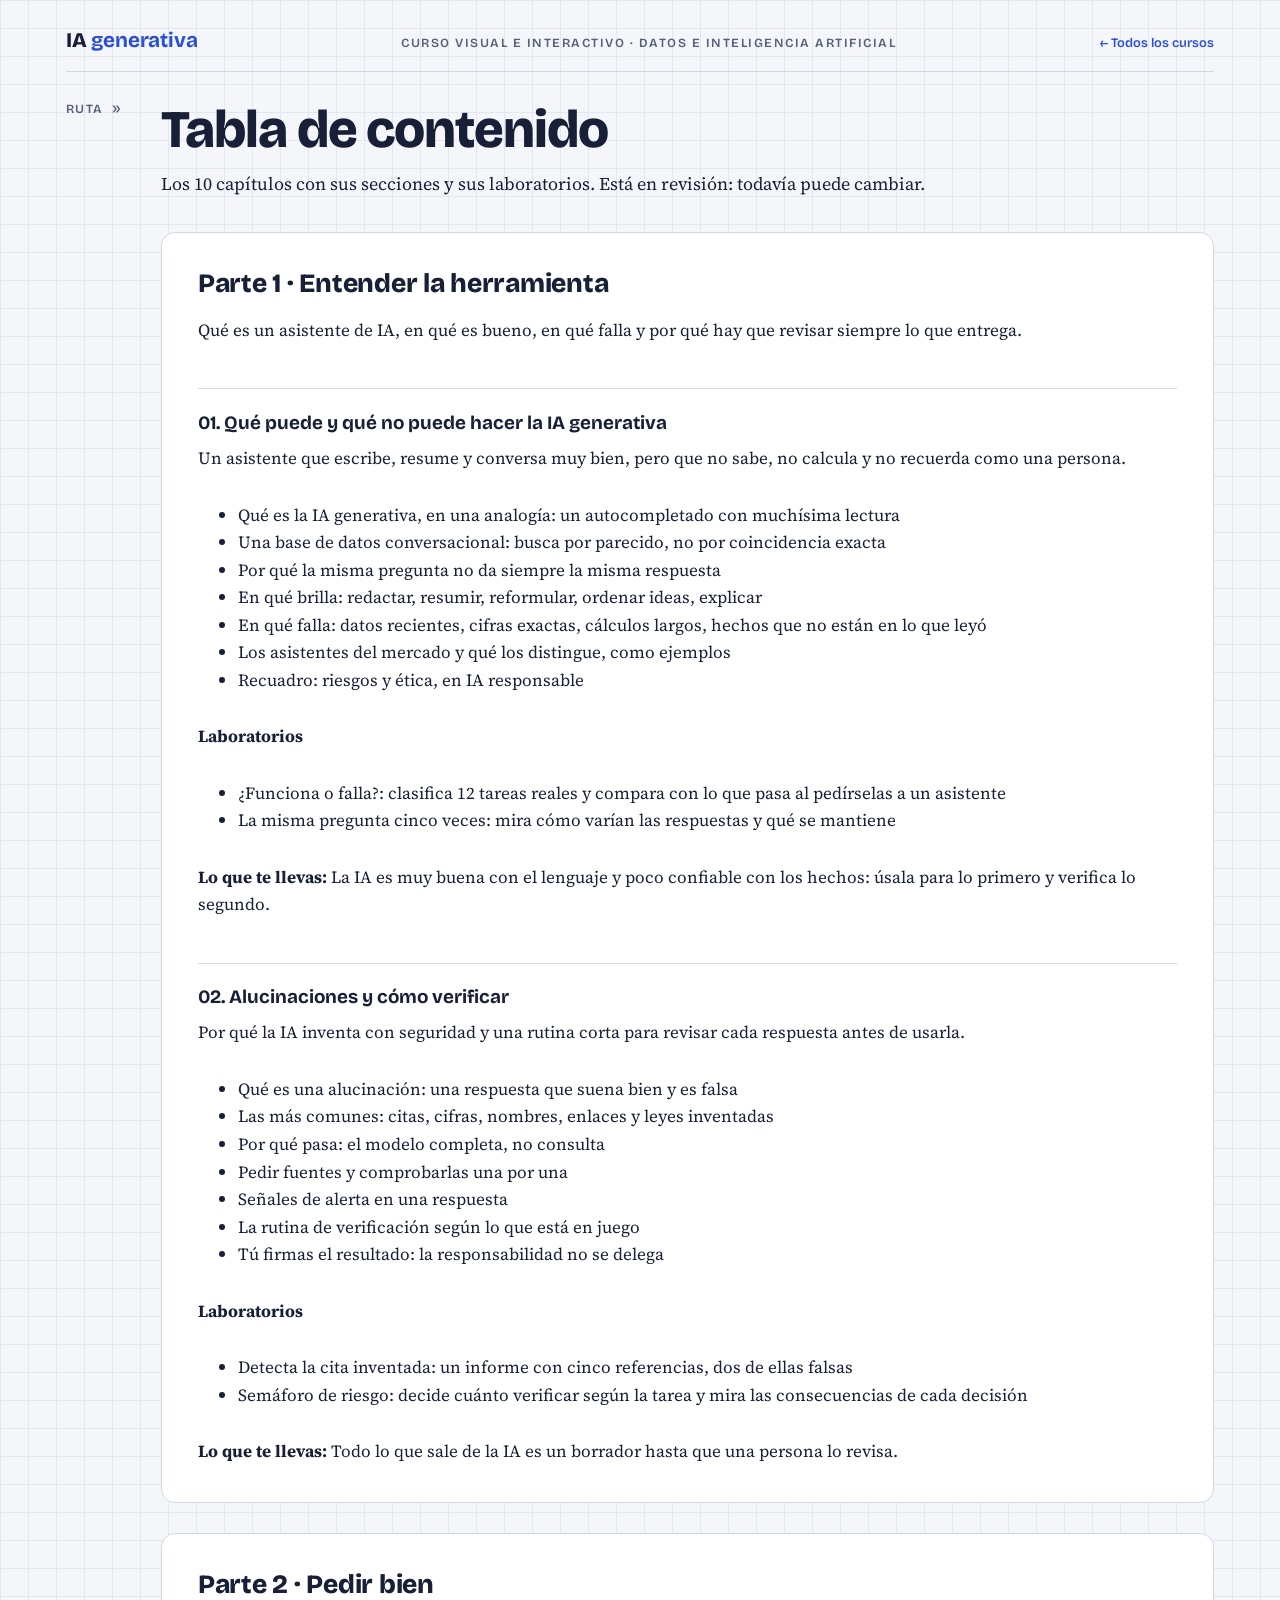
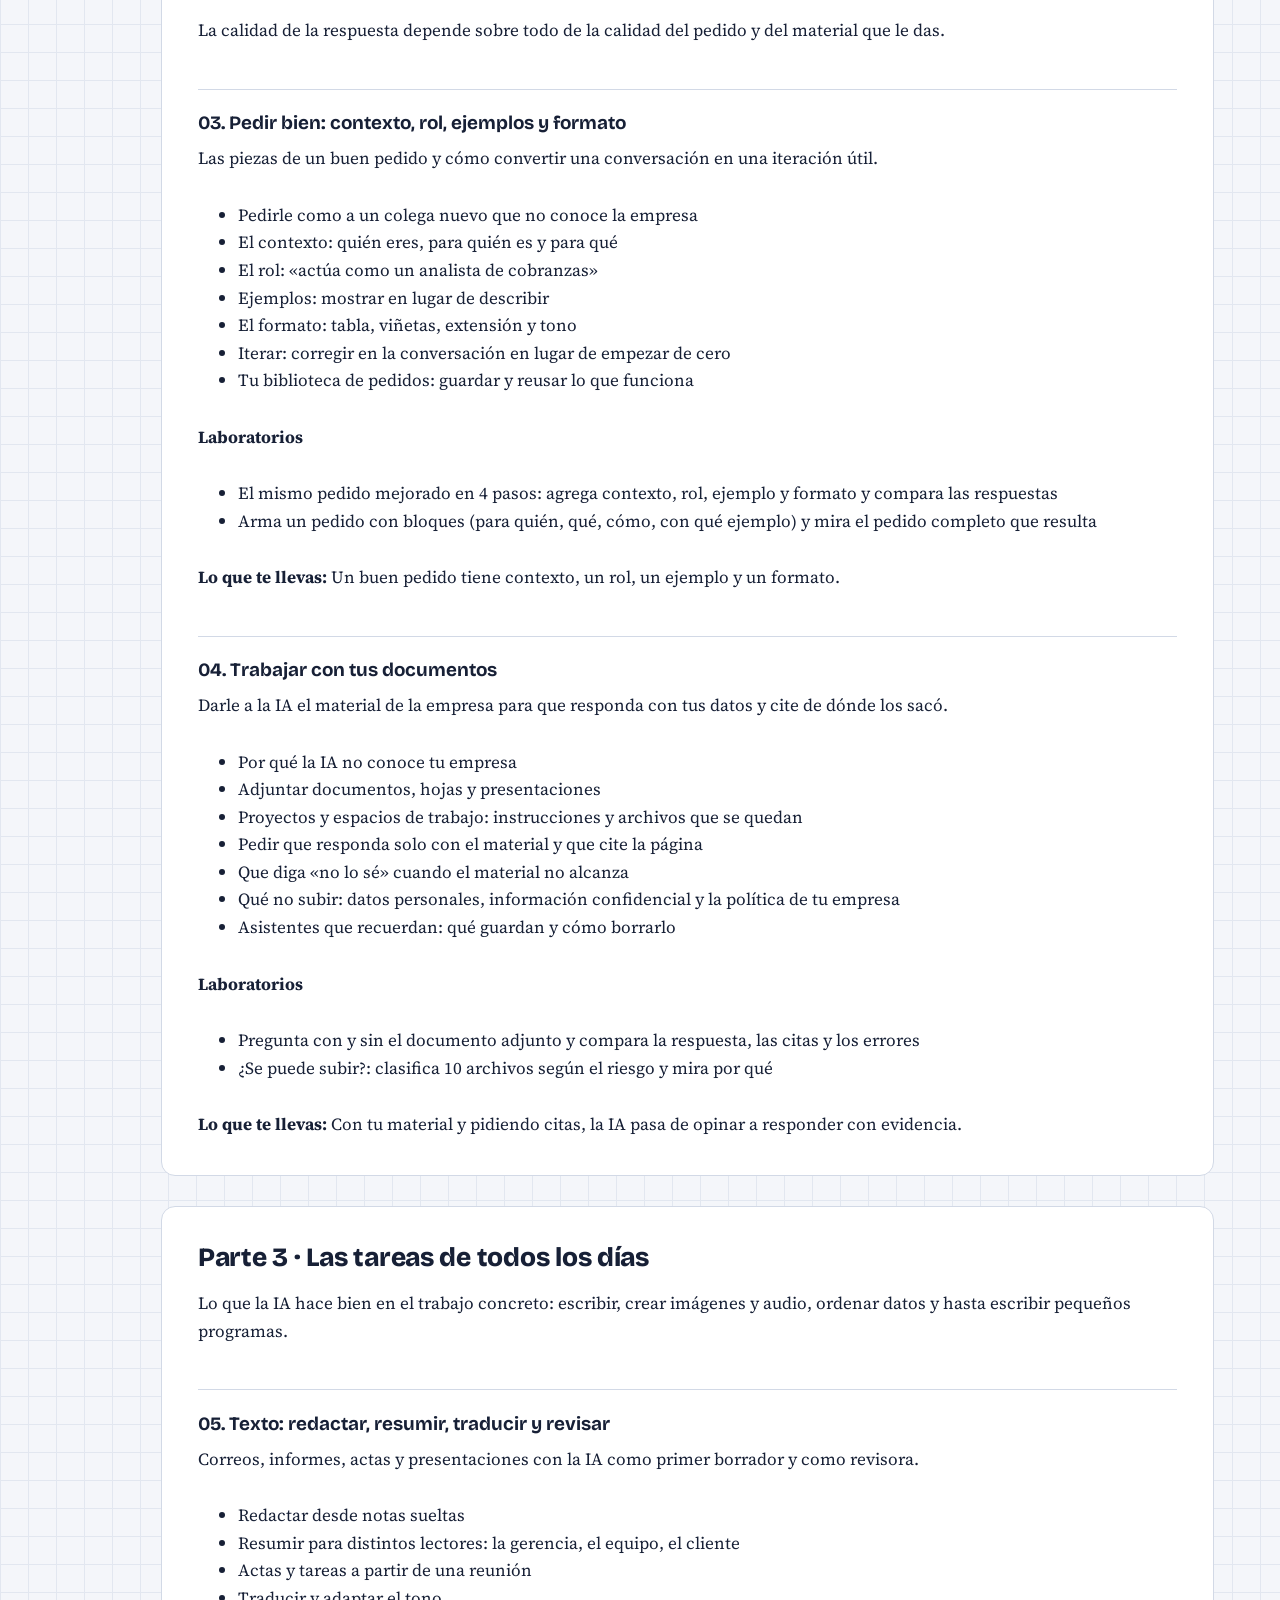
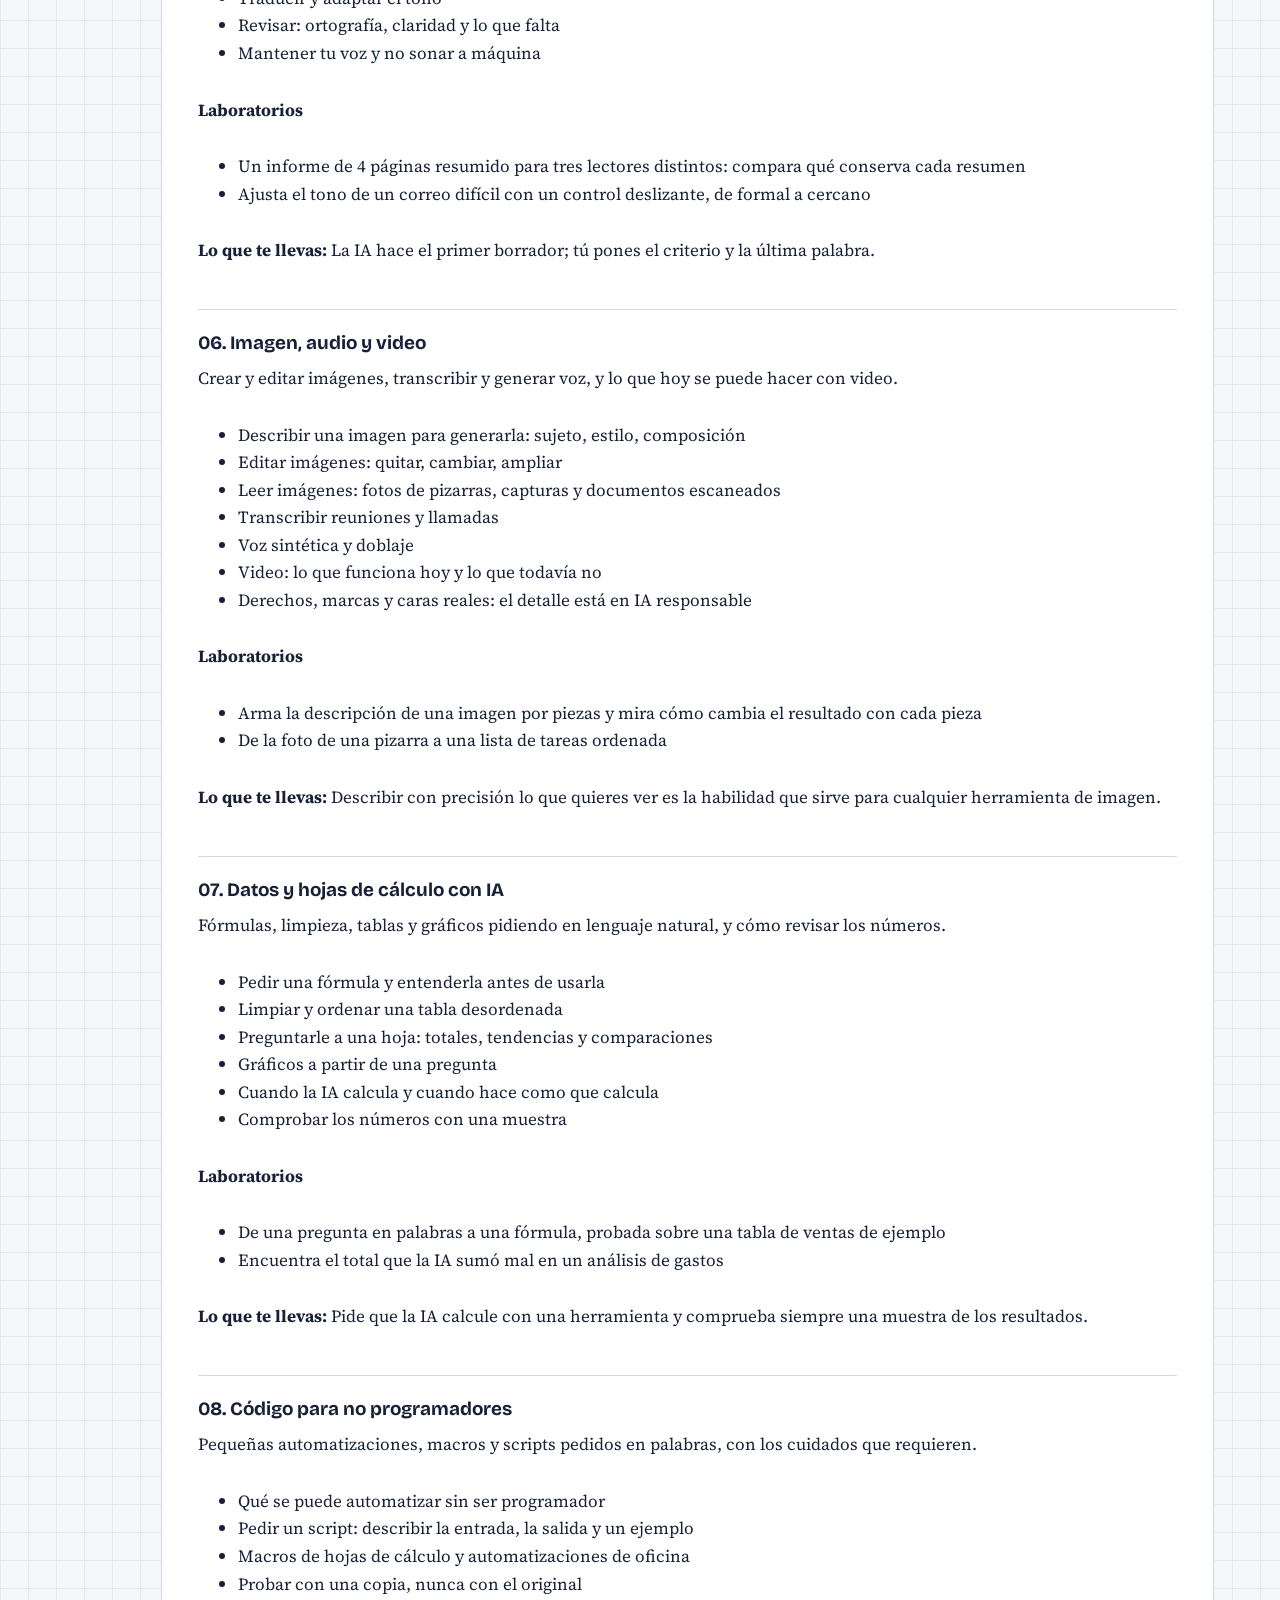
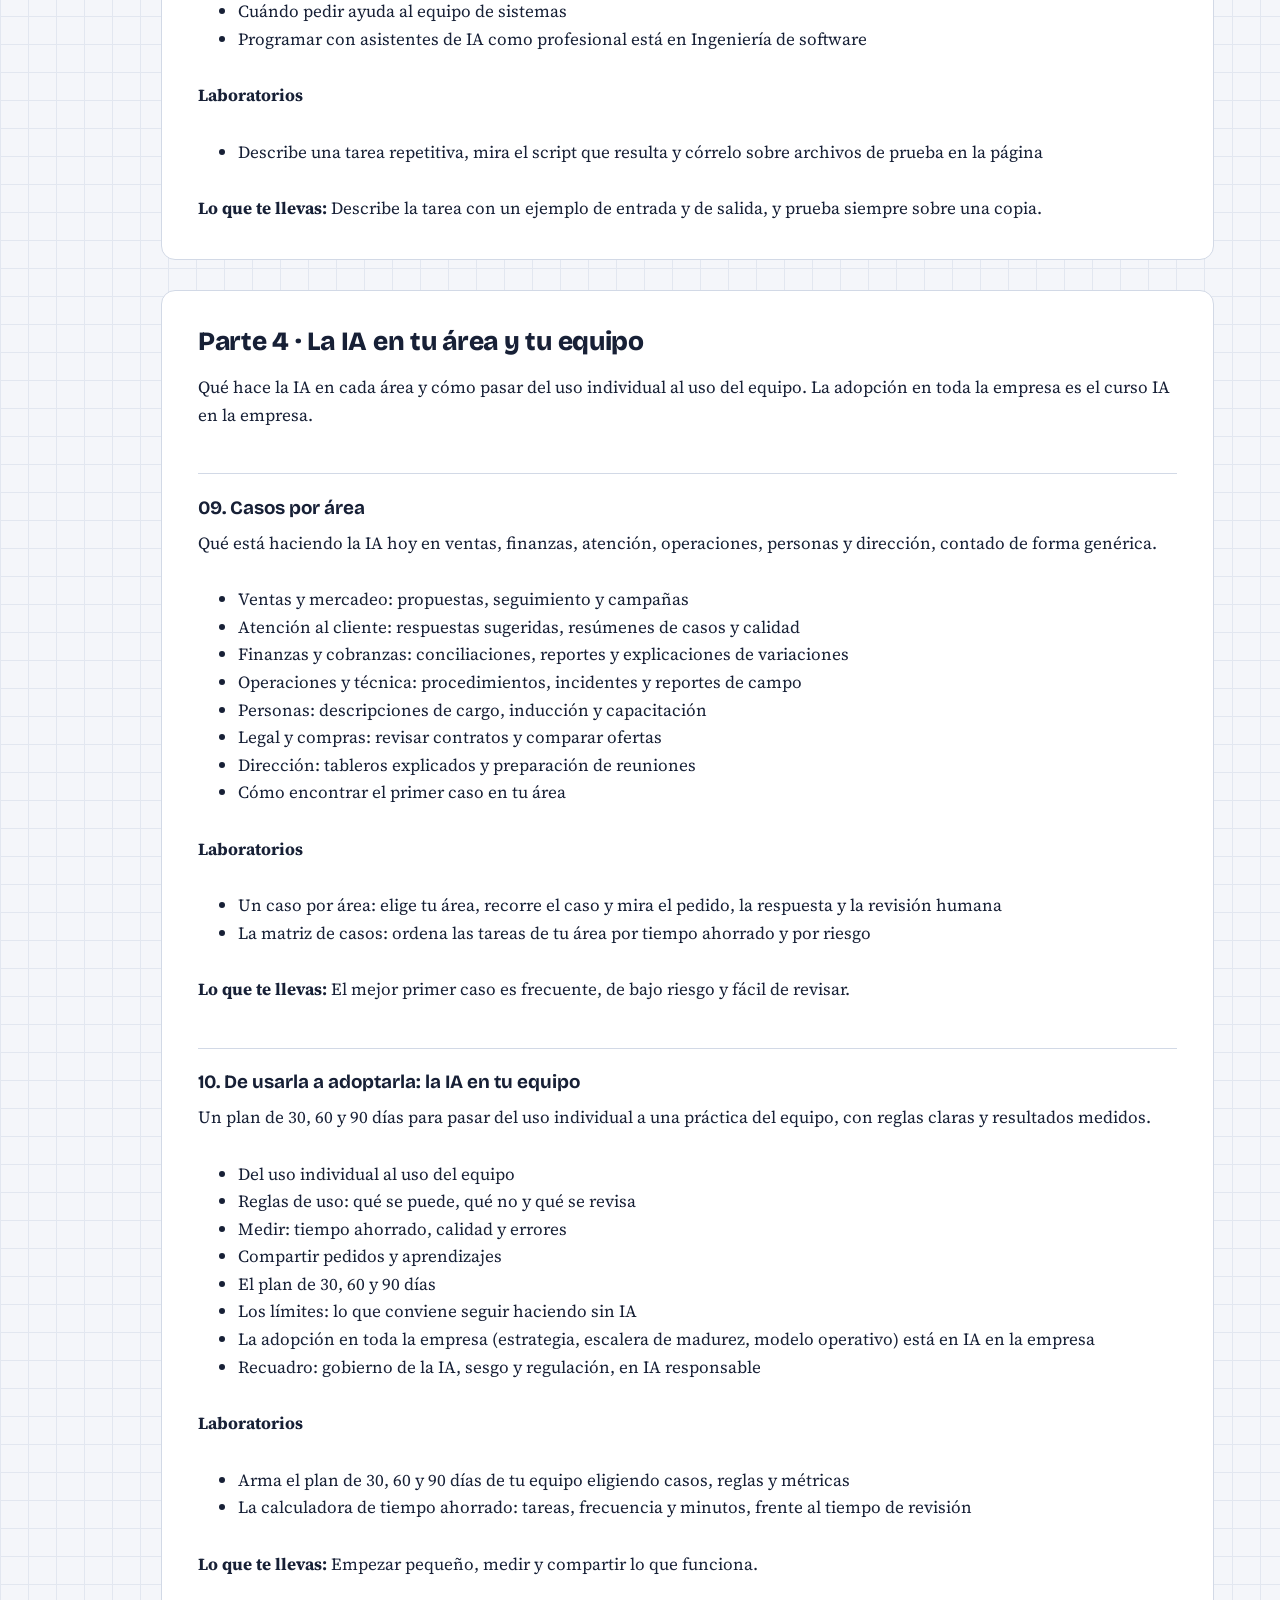
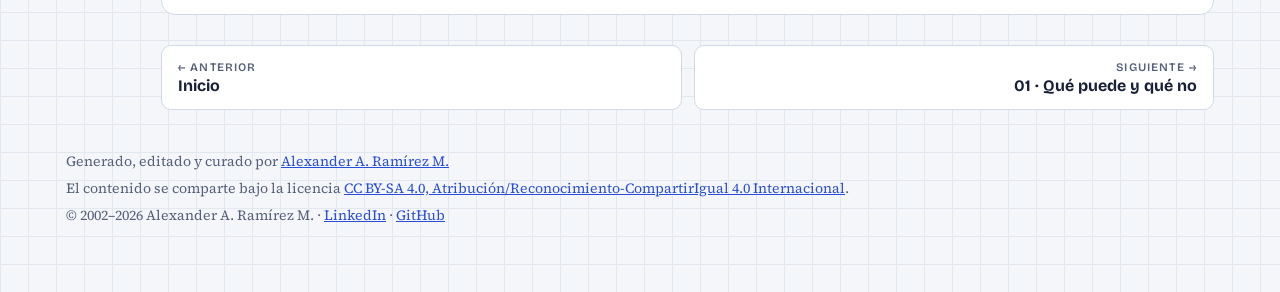
<file: temario.html>
<!doctype html>
<html lang="es">
<head>
<!-- Google Tag Manager -->
<script>(function(w,d,s,l,i){w[l]=w[l]||[];w[l].push({'gtm.start':
new Date().getTime(),event:'gtm.js'});var f=d.getElementsByTagName(s)[0],
j=d.createElement(s),dl=l!='dataLayer'?'&l='+l:'';j.async=true;j.src=
'https://www.googletagmanager.com/gtm.js?id='+i+dl;f.parentNode.insertBefore(j,f);
})(window,document,'script','dataLayer','GTM-KX76XF8R');</script>
<!-- End Google Tag Manager -->
<meta charset="utf-8">
<meta name="viewport" content="width=device-width, initial-scale=1, viewport-fit=cover">
<title>Tabla de contenido · IA generativa · IA generativa</title>
<meta name="claude:viewport-fit-sides" content="cover">
<meta name="description" content="Usar la IA generativa en el trabajo, sin tecnicismos: qué puede y qué no, cómo pedir bien, cómo verificar, qué hacer con texto, imágenes y datos, casos por área y cómo llevarla a tu equipo.">
<link rel="preconnect" href="https://fonts.googleapis.com">
<link rel="preconnect" href="https://fonts.gstatic.com" crossorigin>
<link rel="stylesheet" href="https://fonts.googleapis.com/css2?family=Bricolage+Grotesque:opsz,wght@12..96,500;12..96,700;12..96,800&family=JetBrains+Mono:wght@400;600&family=Source+Serif+4:ital,opsz,wght@0,8..60,400;0,8..60,600;1,8..60,400;1,8..60,600&display=swap">
<link rel="stylesheet" href="assets/style.css">
</head>
<body>
<!-- Google Tag Manager (noscript) -->
<noscript><iframe src="https://www.googletagmanager.com/ns.html?id=GTM-KX76XF8R"
height="0" width="0" style="display:none;visibility:hidden"></iframe></noscript>
<!-- End Google Tag Manager (noscript) -->
<div class="wrap" data-page="temario">
<header class="topbar"><a class="brand" href="index.html">IA <b>generativa</b></a><span class="eyebrow">Curso visual e interactivo · Datos e inteligencia artificial</span><a class="al-sitio" href="https://aaramirez.github.io/">← Todos los cursos</a></header>
<div class="layout">
<nav class="toc" id="toc" aria-label="Ruta de aprendizaje"></nav>
<main>
<header class="page-head"><h1>Tabla de contenido</h1><p class="lede">Los 10 capítulos con sus secciones y sus laboratorios. Está en revisión: todavía puede cambiar.</p></header>
<section><h2>Parte 1 · Entender la herramienta</h2><div class="prose"><p>Qué es un asistente de IA, en qué es bueno, en qué falla y por qué hay que revisar siempre lo que entrega.</p><h3>01. Qué puede y qué no puede hacer la IA generativa</h3><p>Un asistente que escribe, resume y conversa muy bien, pero que no sabe, no calcula y no recuerda como una persona.</p><ul><li>Qué es la IA generativa, en una analogía: un autocompletado con muchísima lectura</li><li>Una base de datos conversacional: busca por parecido, no por coincidencia exacta</li><li>Por qué la misma pregunta no da siempre la misma respuesta</li><li>En qué brilla: redactar, resumir, reformular, ordenar ideas, explicar</li><li>En qué falla: datos recientes, cifras exactas, cálculos largos, hechos que no están en lo que leyó</li><li>Los asistentes del mercado y qué los distingue, como ejemplos</li><li>Recuadro: riesgos y ética, en IA responsable</li></ul><p><b>Laboratorios</b></p><ul><li>¿Funciona o falla?: clasifica 12 tareas reales y compara con lo que pasa al pedírselas a un asistente</li><li>La misma pregunta cinco veces: mira cómo varían las respuestas y qué se mantiene</li></ul><p><b>Lo que te llevas:</b> La IA es muy buena con el lenguaje y poco confiable con los hechos: úsala para lo primero y verifica lo segundo.</p><h3>02. Alucinaciones y cómo verificar</h3><p>Por qué la IA inventa con seguridad y una rutina corta para revisar cada respuesta antes de usarla.</p><ul><li>Qué es una alucinación: una respuesta que suena bien y es falsa</li><li>Las más comunes: citas, cifras, nombres, enlaces y leyes inventadas</li><li>Por qué pasa: el modelo completa, no consulta</li><li>Pedir fuentes y comprobarlas una por una</li><li>Señales de alerta en una respuesta</li><li>La rutina de verificación según lo que está en juego</li><li>Tú firmas el resultado: la responsabilidad no se delega</li></ul><p><b>Laboratorios</b></p><ul><li>Detecta la cita inventada: un informe con cinco referencias, dos de ellas falsas</li><li>Semáforo de riesgo: decide cuánto verificar según la tarea y mira las consecuencias de cada decisión</li></ul><p><b>Lo que te llevas:</b> Todo lo que sale de la IA es un borrador hasta que una persona lo revisa.</p></div></section>
<section><h2>Parte 2 · Pedir bien</h2><div class="prose"><p>La calidad de la respuesta depende sobre todo de la calidad del pedido y del material que le das.</p><h3>03. Pedir bien: contexto, rol, ejemplos y formato</h3><p>Las piezas de un buen pedido y cómo convertir una conversación en una iteración útil.</p><ul><li>Pedirle como a un colega nuevo que no conoce la empresa</li><li>El contexto: quién eres, para quién es y para qué</li><li>El rol: «actúa como un analista de cobranzas»</li><li>Ejemplos: mostrar en lugar de describir</li><li>El formato: tabla, viñetas, extensión y tono</li><li>Iterar: corregir en la conversación en lugar de empezar de cero</li><li>Tu biblioteca de pedidos: guardar y reusar lo que funciona</li></ul><p><b>Laboratorios</b></p><ul><li>El mismo pedido mejorado en 4 pasos: agrega contexto, rol, ejemplo y formato y compara las respuestas</li><li>Arma un pedido con bloques (para quién, qué, cómo, con qué ejemplo) y mira el pedido completo que resulta</li></ul><p><b>Lo que te llevas:</b> Un buen pedido tiene contexto, un rol, un ejemplo y un formato.</p><h3>04. Trabajar con tus documentos</h3><p>Darle a la IA el material de la empresa para que responda con tus datos y cite de dónde los sacó.</p><ul><li>Por qué la IA no conoce tu empresa</li><li>Adjuntar documentos, hojas y presentaciones</li><li>Proyectos y espacios de trabajo: instrucciones y archivos que se quedan</li><li>Pedir que responda solo con el material y que cite la página</li><li>Que diga «no lo sé» cuando el material no alcanza</li><li>Qué no subir: datos personales, información confidencial y la política de tu empresa</li><li>Asistentes que recuerdan: qué guardan y cómo borrarlo</li></ul><p><b>Laboratorios</b></p><ul><li>Pregunta con y sin el documento adjunto y compara la respuesta, las citas y los errores</li><li>¿Se puede subir?: clasifica 10 archivos según el riesgo y mira por qué</li></ul><p><b>Lo que te llevas:</b> Con tu material y pidiendo citas, la IA pasa de opinar a responder con evidencia.</p></div></section>
<section><h2>Parte 3 · Las tareas de todos los días</h2><div class="prose"><p>Lo que la IA hace bien en el trabajo concreto: escribir, crear imágenes y audio, ordenar datos y hasta escribir pequeños programas.</p><h3>05. Texto: redactar, resumir, traducir y revisar</h3><p>Correos, informes, actas y presentaciones con la IA como primer borrador y como revisora.</p><ul><li>Redactar desde notas sueltas</li><li>Resumir para distintos lectores: la gerencia, el equipo, el cliente</li><li>Actas y tareas a partir de una reunión</li><li>Traducir y adaptar el tono</li><li>Revisar: ortografía, claridad y lo que falta</li><li>Mantener tu voz y no sonar a máquina</li></ul><p><b>Laboratorios</b></p><ul><li>Un informe de 4 páginas resumido para tres lectores distintos: compara qué conserva cada resumen</li><li>Ajusta el tono de un correo difícil con un control deslizante, de formal a cercano</li></ul><p><b>Lo que te llevas:</b> La IA hace el primer borrador; tú pones el criterio y la última palabra.</p><h3>06. Imagen, audio y video</h3><p>Crear y editar imágenes, transcribir y generar voz, y lo que hoy se puede hacer con video.</p><ul><li>Describir una imagen para generarla: sujeto, estilo, composición</li><li>Editar imágenes: quitar, cambiar, ampliar</li><li>Leer imágenes: fotos de pizarras, capturas y documentos escaneados</li><li>Transcribir reuniones y llamadas</li><li>Voz sintética y doblaje</li><li>Video: lo que funciona hoy y lo que todavía no</li><li>Derechos, marcas y caras reales: el detalle está en IA responsable</li></ul><p><b>Laboratorios</b></p><ul><li>Arma la descripción de una imagen por piezas y mira cómo cambia el resultado con cada pieza</li><li>De la foto de una pizarra a una lista de tareas ordenada</li></ul><p><b>Lo que te llevas:</b> Describir con precisión lo que quieres ver es la habilidad que sirve para cualquier herramienta de imagen.</p><h3>07. Datos y hojas de cálculo con IA</h3><p>Fórmulas, limpieza, tablas y gráficos pidiendo en lenguaje natural, y cómo revisar los números.</p><ul><li>Pedir una fórmula y entenderla antes de usarla</li><li>Limpiar y ordenar una tabla desordenada</li><li>Preguntarle a una hoja: totales, tendencias y comparaciones</li><li>Gráficos a partir de una pregunta</li><li>Cuando la IA calcula y cuando hace como que calcula</li><li>Comprobar los números con una muestra</li></ul><p><b>Laboratorios</b></p><ul><li>De una pregunta en palabras a una fórmula, probada sobre una tabla de ventas de ejemplo</li><li>Encuentra el total que la IA sumó mal en un análisis de gastos</li></ul><p><b>Lo que te llevas:</b> Pide que la IA calcule con una herramienta y comprueba siempre una muestra de los resultados.</p><h3>08. Código para no programadores</h3><p>Pequeñas automatizaciones, macros y scripts pedidos en palabras, con los cuidados que requieren.</p><ul><li>Qué se puede automatizar sin ser programador</li><li>Pedir un script: describir la entrada, la salida y un ejemplo</li><li>Macros de hojas de cálculo y automatizaciones de oficina</li><li>Probar con una copia, nunca con el original</li><li>Cuándo pedir ayuda al equipo de sistemas</li><li>Programar con asistentes de IA como profesional está en Ingeniería de software</li></ul><p><b>Laboratorios</b></p><ul><li>Describe una tarea repetitiva, mira el script que resulta y córrelo sobre archivos de prueba en la página</li></ul><p><b>Lo que te llevas:</b> Describe la tarea con un ejemplo de entrada y de salida, y prueba siempre sobre una copia.</p></div></section>
<section><h2>Parte 4 · La IA en tu área y tu equipo</h2><div class="prose"><p>Qué hace la IA en cada área y cómo pasar del uso individual al uso del equipo. La adopción en toda la empresa es el curso IA en la empresa.</p><h3>09. Casos por área</h3><p>Qué está haciendo la IA hoy en ventas, finanzas, atención, operaciones, personas y dirección, contado de forma genérica.</p><ul><li>Ventas y mercadeo: propuestas, seguimiento y campañas</li><li>Atención al cliente: respuestas sugeridas, resúmenes de casos y calidad</li><li>Finanzas y cobranzas: conciliaciones, reportes y explicaciones de variaciones</li><li>Operaciones y técnica: procedimientos, incidentes y reportes de campo</li><li>Personas: descripciones de cargo, inducción y capacitación</li><li>Legal y compras: revisar contratos y comparar ofertas</li><li>Dirección: tableros explicados y preparación de reuniones</li><li>Cómo encontrar el primer caso en tu área</li></ul><p><b>Laboratorios</b></p><ul><li>Un caso por área: elige tu área, recorre el caso y mira el pedido, la respuesta y la revisión humana</li><li>La matriz de casos: ordena las tareas de tu área por tiempo ahorrado y por riesgo</li></ul><p><b>Lo que te llevas:</b> El mejor primer caso es frecuente, de bajo riesgo y fácil de revisar.</p><h3>10. De usarla a adoptarla: la IA en tu equipo</h3><p>Un plan de 30, 60 y 90 días para pasar del uso individual a una práctica del equipo, con reglas claras y resultados medidos.</p><ul><li>Del uso individual al uso del equipo</li><li>Reglas de uso: qué se puede, qué no y qué se revisa</li><li>Medir: tiempo ahorrado, calidad y errores</li><li>Compartir pedidos y aprendizajes</li><li>El plan de 30, 60 y 90 días</li><li>Los límites: lo que conviene seguir haciendo sin IA</li><li>La adopción en toda la empresa (estrategia, escalera de madurez, modelo operativo) está en IA en la empresa</li><li>Recuadro: gobierno de la IA, sesgo y regulación, en IA responsable</li></ul><p><b>Laboratorios</b></p><ul><li>Arma el plan de 30, 60 y 90 días de tu equipo eligiendo casos, reglas y métricas</li><li>La calculadora de tiempo ahorrado: tareas, frecuencia y minutos, frente al tiempo de revisión</li></ul><p><b>Lo que te llevas:</b> Empezar pequeño, medir y compartir lo que funciona.</p></div></section>
<nav class="pager" id="pager" aria-label="Capítulo anterior y siguiente"></nav>
</main>
</div>
<footer><span>Generado, editado y curado por <a href="https://www.linkedin.com/in/alexander-ramirez-morales/" target="_blank" rel="noopener">Alexander A. Ramírez M.</a></span><span>El contenido se comparte bajo la licencia <a href="https://creativecommons.org/licenses/by-sa/4.0/deed.es" target="_blank" rel="noopener">CC BY-SA 4.0, Atribución/Reconocimiento-CompartirIgual 4.0 Internacional</a>.</span><span>© 2002–<span data-anio>2026</span> Alexander A. Ramírez M. · <a href="https://www.linkedin.com/in/alexander-ramirez-morales/" target="_blank" rel="noopener">LinkedIn</a> · <a href="https://github.com/aaramirez" target="_blank" rel="noopener">GitHub</a></span><script>document.querySelectorAll('[data-anio]').forEach(function (e) { e.textContent = new Date().getFullYear(); });</script></footer>
</div>
<script src="assets/lab.js"></script>

</body>
</html>
</file>
<file: assets/style.css>
/* Cuaderno cuadriculado: índice lateral fijo (ruta de aprendizaje) + columna de lectura con laboratorios interactivos */
:root{
  --paper:#f4f6fa; --card:#ffffff; --ink:#172036; --muted:#56607a; --line:#d2d9e6; --grid:#e2e7f0;
  --accent:#2a4fd6; --accent-soft:#e4eaff; --warm:#d4492f; --warm-soft:#fde7e1; --good:#16845a; --good-soft:#dff3ea;
  --mark:rgba(255,206,46,.5);
  --f-display:"Bricolage Grotesque","Segoe UI",system-ui,sans-serif;
  --f-body:"Source Serif 4",Georgia,"Times New Roman",serif;
  --f-mono:"JetBrains Mono",ui-monospace,Consolas,monospace;
}
@media (prefers-color-scheme: dark){
  :root:not([data-theme="light"]){
    --paper:#0e1422; --card:#151d2f; --ink:#e5eaf6; --muted:#9ba6c3; --line:#2b3651; --grid:#1b2438;
    --accent:#8aa4ff; --accent-soft:#1e2a4d; --warm:#ff8166; --warm-soft:#3a2026; --good:#55cf98; --good-soft:#163328;
    --mark:rgba(240,196,40,.32); color-scheme:dark;
  }
}
:root[data-theme="dark"]{
  --paper:#0e1422; --card:#151d2f; --ink:#e5eaf6; --muted:#9ba6c3; --line:#2b3651; --grid:#1b2438;
  --accent:#8aa4ff; --accent-soft:#1e2a4d; --warm:#ff8166; --warm-soft:#3a2026; --good:#55cf98; --good-soft:#163328;
  --mark:rgba(240,196,40,.32); color-scheme:dark;
}
*{box-sizing:border-box}
html{scroll-behavior:smooth;scroll-padding-top:72px}
@media (prefers-reduced-motion: reduce){html{scroll-behavior:auto}}
body{
  margin:0;background-color:var(--paper);color:var(--ink);
  background-image:linear-gradient(var(--grid) 1px,transparent 1px),linear-gradient(90deg,var(--grid) 1px,transparent 1px);
  background-size:28px 28px;
  font:400 17px/1.62 var(--f-body);
}
body::before{content:"";position:fixed;inset:0 0 auto;height:env(safe-area-inset-top,0px);z-index:10;background:var(--paper)}
a{color:var(--accent)}
a:focus-visible,button:focus-visible,input:focus-visible,summary:focus-visible{outline:2px solid var(--accent);outline-offset:2px;border-radius:4px}
.wrap{max-width:1180px;margin:0 auto;padding-left:max(16px,env(safe-area-inset-left,0px));padding-right:max(16px,env(safe-area-inset-right,0px));padding-block:28px 64px}
h1,h2,h3{font-family:var(--f-display);text-wrap:balance;line-height:1.12;margin:0}
h1{font-size:clamp(2rem,5vw,3.3rem);font-weight:800;letter-spacing:-.02em}
h2{font-size:clamp(1.6rem,3.4vw,2.2rem);font-weight:800;letter-spacing:-.01em}
h3{font-size:1.18rem;font-weight:700}
p{margin:0}
var,.v{font-family:var(--f-body);font-style:italic}
.bf{font-weight:700;font-style:normal}
code,.mono{font-family:var(--f-mono);font-size:.86em}
code,pre,.mono{font-variant-ligatures:none}
blockquote{margin:0;padding:6px 0 6px 16px;border-left:3px solid var(--line);color:var(--muted);font-style:italic}
.hl{background:linear-gradient(transparent 58%,var(--mark) 58%);padding:0 .1em}
.eyebrow{font-family:var(--f-display);font-weight:600;font-size:.78rem;letter-spacing:.12em;text-transform:uppercase;color:var(--muted)}

/* Hero */
.hero{display:grid;gap:18px;padding-block:12px 34px}
.hero .lede{font-size:1.15rem;color:var(--ink)}
.eq-hero{display:flex;flex-wrap:wrap;align-items:flex-start;gap:6px 10px;margin-top:8px;padding:22px 20px 16px;background:var(--card);border:1px solid var(--line);border-radius:12px}
.eq-hero .op{font:400 clamp(2rem,6vw,3.4rem)/1 var(--f-body);color:var(--muted);padding-top:2px}
.tk{display:grid;justify-items:center;gap:6px;text-decoration:none;color:var(--ink);padding:2px 6px 6px;border-radius:8px;transition:background .15s}
.tk:hover{background:var(--accent-soft)}
.tk .sym{font:italic 600 clamp(2rem,6vw,3.4rem)/1 var(--f-body);color:var(--accent)}
.tk .sym.bf{font-style:normal}
.tk .lab{font:600 .72rem/1.2 var(--f-display);letter-spacing:.06em;text-transform:uppercase;color:var(--muted);text-align:center;border-top:2px solid var(--accent);padding-top:5px}
.eq-hero .train{flex-basis:100%;font-size:.98rem;color:var(--muted);border-top:1px dashed var(--line);padding-top:12px;margin-top:6px}

/* Layout */
.layout{display:grid;grid-template-columns:230px minmax(0,1fr);gap:40px;align-items:start}
.toc{position:sticky;top:calc(env(safe-area-inset-top,0px) + 16px);display:grid;gap:14px;font-family:var(--f-display)}
.toc ol{list-style:none;margin:0;padding:0;display:grid;gap:2px}
.toc a{display:grid;grid-template-columns:28px 1fr 16px;align-items:center;gap:6px;padding:7px 8px;border-radius:7px;color:var(--ink);text-decoration:none;font-size:.95rem;font-weight:500}
.toc a:hover{background:var(--card)}
.toc a.active{background:var(--card);box-shadow:inset 3px 0 0 var(--accent)}
.toc .n{font-family:var(--f-mono);font-size:.75rem;color:var(--muted)}
.toc .ck{width:14px;height:14px;border-radius:50%;border:1.5px solid var(--line)}
.toc a.done .ck{background:var(--good);border-color:var(--good)}
.prog{display:grid;gap:6px;font-size:.82rem;color:var(--muted)}
.prog .bar{height:6px;background:var(--line);border-radius:3px;overflow:hidden}
.prog .bar i{display:block;height:100%;width:0;background:var(--good);transition:width .3s}
@media (max-width:900px){
  .layout{grid-template-columns:minmax(0,1fr);gap:20px}
  .toc{top:env(safe-area-inset-top,0px);z-index:5;background:var(--paper);margin-inline:-16px;padding:8px 16px;border-bottom:1px solid var(--line)}
  .toc .ruta>summary{display:flex;align-items:baseline;gap:10px;cursor:pointer;padding:4px 0}
  .toc .ruta>summary .aqui{min-width:0;font-size:.92rem;font-weight:600;color:var(--ink);white-space:nowrap;overflow:hidden;text-overflow:ellipsis}
  .toc .ruta>summary::after{content:"▾";margin-left:auto;color:var(--muted)}
  .toc .ruta[open]>summary::after{content:"▴"}
  .toc .ruta[open]{max-height:72vh;overflow-y:auto;padding-bottom:8px}
}

/* Secciones */
main{display:grid;gap:30px;min-width:0}
section{background:var(--card);border:1px solid var(--line);border-radius:14px;padding:clamp(20px,4vw,36px);display:grid;gap:18px;min-width:0}
.sec-head{display:grid;gap:6px}
.sec-head .num{font:600 .8rem var(--f-mono);color:var(--accent)}
.prose{display:grid;gap:12px}
.cards{display:grid;grid-template-columns:repeat(auto-fit,minmax(min(100%,200px),1fr));gap:12px}
.fact{border:1px solid var(--line);border-radius:10px;padding:14px 16px;display:grid;gap:6px;align-content:start;background:var(--paper)}
.fact h3{font-size:1rem}
.fact .ex{font-family:var(--f-mono);font-size:.85rem;color:var(--accent)}
.fact p{font-size:.94rem}
.eq{font-size:1.25rem;padding:12px 16px;background:var(--paper);border-radius:8px;overflow-x:auto;white-space:nowrap}
.eq small{font-size:.8rem;color:var(--muted);font-family:var(--f-display);margin-left:10px;white-space:normal}
.ml{border-left:4px solid var(--good);background:var(--good-soft);padding:12px 16px;border-radius:0 8px 8px 0;display:grid;gap:4px}
.ml>b{font-family:var(--f-display);font-size:.78rem;letter-spacing:.1em;text-transform:uppercase;color:var(--good)}
.tbl{overflow-x:auto}
table{border-collapse:collapse;width:100%;font-size:.94rem}
th,td{text-align:left;padding:8px 10px;border-bottom:1px solid var(--line);vertical-align:top}
th{font-family:var(--f-display);font-size:.82rem;letter-spacing:.02em;color:var(--muted);font-weight:600}
td.num,th.num{text-align:right;font-family:var(--f-mono);font-variant-numeric:tabular-nums}
td .sym{font-size:1.2rem}

/* Laboratorios */
.lab{border:1.5px solid var(--accent);border-radius:12px;padding:16px;display:grid;gap:14px;min-width:0}
.lab-title{display:flex;align-items:baseline;gap:10px;flex-wrap:wrap}
.lab-title .tag{font:700 .7rem var(--f-display);letter-spacing:.12em;text-transform:uppercase;background:var(--accent);color:var(--card);padding:3px 8px;border-radius:4px}
.lab-title h3{font-size:1.05rem}
.lab canvas{width:100%;display:block;border-radius:8px;background:var(--card)}
.lab .hint{font-size:.9rem;color:var(--muted)}
.ctls{display:grid;grid-template-columns:repeat(auto-fit,minmax(min(100%,210px),1fr));gap:10px 18px}
.ctl{display:grid;grid-template-columns:1fr auto;align-items:center;gap:2px 10px;font:500 .86rem var(--f-display)}
.ctl input[type=range]{grid-column:1/-1;width:100%;accent-color:var(--accent)}
.ctl output{font-family:var(--f-mono);font-size:.85rem;color:var(--accent);font-variant-numeric:tabular-nums}
.btns{display:flex;flex-wrap:wrap;gap:6px}
button{font:600 .86rem var(--f-display);border:1px solid var(--line);background:var(--paper);color:var(--ink);padding:7px 12px;border-radius:7px;cursor:pointer}
button:hover{border-color:var(--accent)}
button[aria-pressed="true"]{background:var(--accent);color:var(--card);border-color:var(--accent)}
button.primary{background:var(--accent);color:var(--card);border-color:var(--accent)}
.readout{font-family:var(--f-mono);font-size:.88rem;background:var(--paper);border-radius:8px;padding:10px 12px;display:grid;gap:3px;font-variant-numeric:tabular-nums;overflow-x:auto}
.readout .big{font-size:1.05rem;color:var(--accent);font-weight:600}
.readout .warn{color:var(--warm);font-weight:600}
.readout .ok{color:var(--good);font-weight:600}
.split{display:grid;grid-template-columns:minmax(0,1.3fr) minmax(0,1fr);gap:16px;align-items:start}
@media (max-width:640px){.split{grid-template-columns:minmax(0,1fr)}}

/* Fracción */
.fbar{display:flex;height:34px;border-radius:6px;overflow:hidden;border:1px solid var(--line);gap:2px;background:var(--line)}
.fbar span{flex:1;background:var(--card)}
.fbar span.on{background:var(--accent)}
.trio{display:flex;flex-wrap:wrap;gap:8px 22px;align-items:baseline;font-family:var(--f-mono);font-size:1.25rem}
.trio em{font-style:normal;font-family:var(--f-display);font-size:.75rem;color:var(--muted);display:block;letter-spacing:.06em;text-transform:uppercase}

/* Matriz de confusión */
.cm{display:grid;grid-template-columns:auto 1fr 1fr;gap:4px;font-family:var(--f-display);font-size:.82rem;max-width:380px}
.cm .h{color:var(--muted);text-align:center;align-self:end;padding:4px}
.cm .rh{color:var(--muted);align-self:center;padding-right:6px;text-align:right}
.cm label{display:grid;gap:2px;padding:8px;border-radius:8px;font-weight:600}
.cm label.t{background:var(--good-soft)} .cm label.f{background:var(--warm-soft)}
.cm input{width:100%;font:600 1rem var(--f-mono);padding:4px 6px;border:1px solid var(--line);border-radius:5px;background:var(--card);color:var(--ink)}
.meters{display:grid;gap:8px}
.meter{display:grid;grid-template-columns:110px 1fr 58px;gap:8px;align-items:center;font-size:.86rem;font-family:var(--f-display)}
.meter .track{height:10px;background:var(--paper);border-radius:5px;overflow:hidden;border:1px solid var(--line)}
.meter .track i{display:block;height:100%;background:var(--accent)}
.meter output{font-family:var(--f-mono);text-align:right;font-variant-numeric:tabular-nums}

/* Multiplicación de matrices */
.mm{display:flex;flex-wrap:wrap;align-items:center;gap:12px;font-family:var(--f-mono);overflow-x:auto}
.mat{display:grid;gap:3px;padding:6px 8px;border-left:2px solid var(--ink);border-right:2px solid var(--ink);border-radius:6px}
.mat span{min-width:36px;text-align:center;padding:5px 4px;border-radius:5px;font-variant-numeric:tabular-nums}
.mat span.row{background:var(--accent-soft);color:var(--accent);font-weight:600}
.mat span.col{background:var(--warm-soft);color:var(--warm);font-weight:600}
.mat span.cell{background:var(--good-soft);color:var(--good);font-weight:600}
.mat span.q{color:var(--muted)}
.mm .x{font-size:1.3rem;color:var(--muted)}
.mm .dim{display:block;text-align:center;font-size:.72rem;color:var(--muted)}

/* Cadena */
.chain{display:flex;flex-wrap:wrap;align-items:center;gap:8px;font-family:var(--f-mono);font-size:.9rem}
.chain .box{border:1.5px solid var(--ink);border-radius:8px;padding:8px 12px;background:var(--card);text-align:center}
.chain .box small{display:block;font-family:var(--f-display);color:var(--muted);font-size:.72rem}
.chain .arr{color:var(--muted);text-align:center;font-size:.8rem}
.chain .arr b{display:block;color:var(--warm);font-weight:600}

/* Neurona */
.neuron svg{width:100%;height:auto;display:block}
.neuron text{font-family:var(--f-mono);font-size:13px;fill:var(--ink)}
.neuron .lbl{font-family:var(--f-display);font-size:11px;fill:var(--muted);letter-spacing:.05em}
.legend{display:flex;flex-wrap:wrap;gap:14px;font:500 .82rem var(--f-display);color:var(--muted)}
.legend i{display:inline-block;width:11px;height:11px;border-radius:50%;margin-right:5px;vertical-align:-1px}

/* Softmax */
.sm{display:grid;gap:8px}
.sm-row{display:grid;grid-template-columns:70px 1fr 64px;gap:10px;align-items:center;font:500 .9rem var(--f-display)}
.sm-row .track{height:22px;background:var(--paper);border:1px solid var(--line);border-radius:5px;overflow:hidden}
.sm-row .track i{display:block;height:100%;background:var(--accent);transition:width .15s}
.sm-row output{font-family:var(--f-mono);text-align:right}

/* Pasos */
.steps{list-style:none;margin:0;padding:0;display:grid;gap:8px;counter-reset:st}
.steps li{counter-increment:st;display:grid;grid-template-columns:34px 1fr;gap:10px;align-items:start}
.steps li::before{content:counter(st);font:700 .9rem var(--f-mono);color:var(--card);background:var(--ink);border-radius:50%;width:28px;height:28px;display:grid;place-items:center}

/* Quiz */
.quiz{display:grid;gap:8px}
.quiz h3{font-size:.8rem;letter-spacing:.12em;text-transform:uppercase;color:var(--muted)}
details{border:1px dashed var(--line);border-radius:8px;padding:10px 14px;background:var(--paper)}
summary{cursor:pointer;font-weight:600}
details p{margin-top:8px;color:var(--good);font-family:var(--f-mono);font-size:.9rem}

/* Videos */
.vids{display:flex;flex-wrap:wrap;gap:8px;align-items:center}
.vids>span{font:600 .74rem var(--f-display);letter-spacing:.1em;text-transform:uppercase;color:var(--muted);margin-right:4px}
.vid{display:inline-flex;align-items:center;gap:7px;font:500 .86rem var(--f-display);text-decoration:none;color:var(--ink);border:1px solid var(--line);border-radius:999px;padding:5px 12px 5px 9px;background:var(--paper)}
.vid::before{content:"";width:0;height:0;border-left:8px solid var(--warm);border-top:5px solid transparent;border-bottom:5px solid transparent}
.vid:hover{border-color:var(--warm)}
.vid small{color:var(--muted);font-size:.74rem}
.chan{display:grid;grid-template-columns:repeat(auto-fit,minmax(min(100%,250px),1fr));gap:12px}
.chan a{display:grid;gap:4px;text-decoration:none;color:var(--ink);border:1px solid var(--line);border-radius:10px;padding:14px;background:var(--paper)}
.chan a:hover{border-color:var(--warm)}
.chan b{font-family:var(--f-display);font-size:1.02rem}
.chan .lang{font:600 .7rem var(--f-display);letter-spacing:.1em;text-transform:uppercase;color:var(--warm)}
.chan p{font-size:.9rem;color:var(--muted)}

.got{display:flex;align-items:center;gap:10px;font:600 .92rem var(--f-display);border-top:1px solid var(--line);padding-top:14px;cursor:pointer}
.got input{width:20px;height:20px;accent-color:var(--good)}
footer{margin-top:40px;font-size:.88rem;color:var(--muted);display:grid;gap:4px}

/* ---- Sitio de varias páginas ---- */
.topbar{display:flex;flex-wrap:wrap;align-items:baseline;justify-content:space-between;gap:6px 16px;padding-bottom:18px;border-bottom:1px solid var(--line)}
.topbar .al-sitio{font:600 .8rem var(--f-display);color:var(--accent);text-decoration:none;white-space:nowrap}
.topbar .al-sitio:hover{text-decoration:underline}
.brand{font:800 1.3rem var(--f-display);color:var(--ink);text-decoration:none;letter-spacing:-.01em}
.brand b{color:var(--accent)}
.layout{margin-top:26px}
.toc ol{position:relative}
.toc details{border:0;border-radius:0;padding:0;background:none}
.toc summary{color:inherit;font-weight:inherit}
.toc{grid-template-columns:minmax(0,1fr)}
.toc .ruta{display:grid;grid-template-columns:minmax(0,1fr);gap:6px;min-width:0}
.toc summary{list-style:none}
.toc summary::-webkit-details-marker{display:none}
.toc .ruta>summary{display:flex;align-items:baseline}
@media (min-width:901px){.toc .ruta>summary{cursor:pointer;padding-bottom:4px;gap:8px}.toc .ruta>summary .aqui{display:none}.toc .ruta>summary::after{content:"«";color:var(--muted);font:600 .9rem var(--f-mono)}.toc .ruta:not([open])>summary::after{content:"»"}.toc .ruta>summary:hover .eyebrow{color:var(--accent)}.layout.toc-cerrada{grid-template-columns:auto minmax(0,1fr)}}
.toc .etapa>summary{display:flex;align-items:center;justify-content:space-between;gap:8px;padding:8px;border-radius:7px;cursor:pointer;font-size:.8rem;font-weight:700;color:var(--muted);letter-spacing:.02em}
.toc .etapa>summary::before{content:"▸";display:inline-block;width:12px;transition:transform .15s}
.toc .etapa[open]>summary::before{transform:rotate(90deg)}
.toc .etapa>summary>span:first-child{flex:1}
.toc .etapa>summary:hover{background:var(--card);color:var(--ink)}
.toc .etapa[open]>summary{color:var(--ink)}
.toc .etapa .cuenta{font:500 .72rem var(--f-mono);color:var(--muted)}
.toc .etapa>ol{padding-left:6px;margin-bottom:6px}
@media (prefers-reduced-motion: reduce){.toc .etapa>summary::before{transition:none}}
.page-head{display:grid;gap:10px;padding-block:2px 4px}
.page-head .num{font:600 .8rem var(--f-mono);color:var(--accent);letter-spacing:.06em}
.page-head .lede{font-size:1.12rem}
main section>h2{font-size:clamp(1.3rem,2.6vw,1.65rem)}
figure{margin:0}
.fig{display:grid;gap:6px;min-width:0}
.cap{font:600 .8rem/1.35 var(--f-display);letter-spacing:.02em;color:var(--muted)}
.cap .fa{color:var(--accent)} .cap .fw{color:var(--warm)}
.twin{display:grid;grid-template-columns:minmax(0,1fr) minmax(0,1fr);gap:14px}
@media (max-width:640px){.twin{grid-template-columns:minmax(0,1fr)}}
.got{border:1px solid var(--line);border-radius:10px;padding:14px 18px;background:var(--card)}
.pager{display:grid;grid-template-columns:1fr 1fr;gap:12px}
.pager a{display:grid;gap:2px;padding:14px 16px;border:1px solid var(--line);border-radius:10px;background:var(--card);text-decoration:none;color:var(--ink);font:700 1rem var(--f-display)}
.pager a small{font-weight:600;color:var(--muted);font-size:.72rem;letter-spacing:.1em;text-transform:uppercase}
.pager a.next{grid-column:2;text-align:right}
.pager a:hover{border-color:var(--accent)}
.stage{display:grid;gap:12px}
details.stage{display:block;border:0;border-radius:0;padding:0;background:none}
details.stage>summary{list-style:none;display:flex;align-items:center;gap:12px;padding:10px 0;border-bottom:1px solid var(--line)}
details.stage>summary::-webkit-details-marker{display:none}
details.stage>summary::before{content:"▸";color:var(--accent);font-size:1rem;transition:transform .15s}
details.stage[open]>summary::before{transform:rotate(90deg)}
details.stage>summary>h2{flex:1;min-width:0;font-size:1.25rem}
details.stage>summary:hover h2{color:var(--accent)}
details.stage .cuenta{font:500 .8rem var(--f-mono);color:var(--muted)}
details.stage>.mods{margin-top:14px}
details.stage+details.stage{margin-top:-20px}
@media (prefers-reduced-motion: reduce){details.stage>summary::before{transition:none}}
.stage>h2{font-size:1.25rem}
.mods{display:grid;grid-template-columns:repeat(auto-fill,minmax(min(100%,240px),1fr));gap:12px}
.mod{display:grid;gap:6px;align-content:start;padding:16px;border:1px solid var(--line);border-radius:12px;background:var(--card);text-decoration:none;color:var(--ink);position:relative}
.mod:hover{border-color:var(--accent)}
.mod .n{font:600 .8rem var(--f-mono);color:var(--accent)}
.mod b{font:700 1.08rem var(--f-display)}
.mod p{font-size:.92rem;color:var(--muted)}
.mod.done{border-color:var(--good)}
.mod.done::after{content:"Lo tengo claro";position:absolute;top:15px;right:16px;font:600 .66rem var(--f-display);letter-spacing:.08em;text-transform:uppercase;color:var(--good)}
.ref3b{border:1px solid var(--line);border-radius:10px;overflow:hidden}
.ref3b-h{display:flex;flex-wrap:wrap;justify-content:space-between;gap:4px 12px;align-items:baseline;padding:10px 14px;background:var(--accent-soft)}
.ref3b-h b{font:700 .95rem var(--f-display);color:var(--accent)}
.ref3b-h span{font:500 .78rem var(--f-display);color:var(--muted)}
.ref3b ul{list-style:none;margin:0;padding:0}
.ref3b li{display:grid;gap:2px;padding:10px 14px;border-top:1px solid var(--line)}
.ref3b li a{font:600 .95rem var(--f-display);text-decoration:none}
.ref3b li a:hover{text-decoration:underline}
.ref3b li span{font-size:.9rem;color:var(--muted)}
.compare td:first-child{font-family:var(--f-display);font-weight:600;color:var(--muted);font-size:.85rem}
.cards{grid-template-columns:repeat(auto-fit,minmax(min(100%,170px),1fr))}

/* ---- Ejercicios resueltos ---- */
.ej-item{border:1px solid var(--line);border-radius:12px;background:var(--paper);padding:16px 18px;display:grid;gap:12px;min-width:0}
.ej-q{display:flex;gap:12px;align-items:flex-start;min-width:0}
.ej-n{flex:none;width:30px;height:30px;border-radius:50%;background:var(--accent);color:var(--card);display:grid;place-items:center;font-family:var(--f-mono);font-weight:600;font-size:.85rem}
.ej-q>div{min-width:0}
.ej-q>div>b{display:block;font-family:var(--f-display);margin-bottom:4px}
.ej-sol{background:var(--card)}
.ej-sol p{color:inherit;font-family:var(--f-body);font-size:1rem}
.ej-steps{margin:10px 0 0 1.3em;display:grid;gap:8px}
.ej-steps .eq{font-size:1.05rem;margin-top:6px;white-space:normal}
.ej-sol p.ej-res{font-family:var(--f-mono);color:var(--good);font-weight:600;font-size:.95rem}
.ej-sol p.ej-ml{border-left:3px solid var(--warm);padding-left:10px;color:var(--muted)}

/* Curso telco: el viaje de un clic y capítulos en preparación */
.trip{display:flex;flex-wrap:wrap;align-items:center;gap:8px 6px;margin-top:8px;padding:20px;background:var(--card);border:1px solid var(--line);border-radius:12px}
.hop{display:grid;gap:2px;text-decoration:none;color:var(--ink);border:1.5px solid var(--ink);border-radius:8px;padding:8px 12px;background:var(--paper);text-align:center;transition:background .15s,border-color .15s}
.hop:hover{background:var(--accent-soft);border-color:var(--accent)}
.hop b{font:700 1rem var(--f-display)}
.hop small{font:500 .72rem var(--f-display);color:var(--muted)}
.trip .arr{color:var(--accent);font:600 1.1rem var(--f-mono)}
.trip .train{flex-basis:100%;font-size:.98rem;color:var(--muted);border-top:1px dashed var(--line);padding-top:12px;margin:6px 0 0}
.stage h2 .pn{display:block;font:600 .75rem var(--f-mono);letter-spacing:.08em;text-transform:uppercase;color:var(--accent)}
.stage{scroll-margin-top:72px}
.mod.soon .n::after{content:" · En preparación";font:600 .66rem var(--f-display);letter-spacing:.08em;text-transform:uppercase;color:var(--muted)}
.toc .soon{display:grid;grid-template-columns:28px 1fr 16px;align-items:center;gap:6px;padding:7px 8px;border-radius:7px;color:var(--muted);font-size:.95rem;font-weight:500;cursor:default}
.toc .soon .n{font:600 .78rem var(--f-mono)}
.toc .soon .ck{visibility:hidden}
@media (max-width:900px){.toc .soon{grid-template-columns:auto auto 12px;white-space:nowrap;padding:6px 10px;font-size:.88rem}}

/* ===== Biblioteca visual del libro (ver docs/biblioteca-visual.md) ===== */
:root{
  --c-fis:#b86a00; --c-fis-s:#fff0d4; --c-enl:#13804f; --c-enl-s:#dcf2e7; --c-red:#2a4fd6; --c-red-s:#e4eaff;
  --c-tra:#7a3fc4; --c-tra-s:#efe5fb; --c-apl:#c2185b; --c-apl-s:#fbe3ee;
  --d-casa:#0b7f86; --d-casa-s:#d9f1f2; --d-oper:#2a4fd6; --d-oper-s:#e4eaff; --d-inet:#56607a; --d-inet-s:#e8ebf2;
  --d-sis:#b8461f; --d-sis-s:#fbe6dc;
}
@media (prefers-color-scheme: dark){
  :root:not([data-theme="light"]){
    --c-fis:#f0a742; --c-fis-s:#3a2a12; --c-enl:#55cf98; --c-enl-s:#163328; --c-red:#8aa4ff; --c-red-s:#1e2a4d;
    --c-tra:#b98cf2; --c-tra-s:#2c2140; --c-apl:#f27aa8; --c-apl-s:#3a1c2a;
    --d-casa:#4fc9cf; --d-casa-s:#123236; --d-oper:#8aa4ff; --d-oper-s:#1e2a4d; --d-inet:#9ba6c3; --d-inet-s:#222b40;
    --d-sis:#ff9a73; --d-sis-s:#3a2219;
  }
}
:root[data-theme="dark"]{
  --c-fis:#f0a742; --c-fis-s:#3a2a12; --c-enl:#55cf98; --c-enl-s:#163328; --c-red:#8aa4ff; --c-red-s:#1e2a4d;
  --c-tra:#b98cf2; --c-tra-s:#2c2140; --c-apl:#f27aa8; --c-apl-s:#3a1c2a;
  --d-casa:#4fc9cf; --d-casa-s:#123236; --d-oper:#8aa4ff; --d-oper-s:#1e2a4d; --d-inet:#9ba6c3; --d-inet-s:#222b40;
  --d-sis:#ff9a73; --d-sis-s:#3a2219;
}
.sprite{position:absolute;width:0;height:0;overflow:hidden}
.analogia{border-left:4px solid var(--accent);background:var(--accent-soft);padding:12px 16px;border-radius:0 8px 8px 0;display:grid;gap:4px}
.analogia>b:first-child{font-family:var(--f-display);font-size:.78rem;letter-spacing:.1em;text-transform:uppercase;color:var(--accent)}
.caso{border-left:4px solid var(--warm);background:var(--warm-soft);padding:12px 16px;border-radius:0 8px 8px 0;display:grid;gap:4px}
.caso>b:first-child{font-family:var(--f-display);font-size:.78rem;letter-spacing:.1em;text-transform:uppercase;color:var(--warm)}
.analogia p,.caso p,.ml p{margin:0}
.fig{margin:0;display:grid;gap:10px;background:var(--card);border:1px solid var(--line);border-radius:12px;padding:14px;min-width:0}
.fig .lienzo{overflow-x:auto}
.fig svg{display:block;width:100%;height:auto;font-family:var(--f-display)}
.fig figcaption{font-size:.9rem;color:var(--muted);line-height:1.45}
.fig .falta{color:var(--muted);font-style:italic}
.fig .t{fill:var(--ink);font-size:13px}
.fig .t-b{font-weight:700}
.fig .t-m{fill:var(--muted)}
.fig .t-s{font-size:11px}
.fig .t-xs{font-size:10px;letter-spacing:.06em}
.fig .t-mono{font-family:var(--f-mono);font-variant-ligatures:none}
.fig .caja{fill:var(--card);stroke:var(--line);stroke-width:1.2}
.fig .ln{stroke:var(--muted);stroke-width:1.4;fill:none}
.fig .ln-d{stroke-dasharray:4 4}
.fig .ico{color:var(--ink)}
.fig .fl-muted{fill:var(--muted)}
.fig .vida{stroke:var(--line);stroke-width:1.4;stroke-dasharray:3 5}
.fig a:hover .caja,.fig a:focus .caja{stroke:var(--accent);stroke-width:2}
.fig .pkt{fill:var(--warm)}
@media (prefers-reduced-motion: reduce){.fig .pkt{display:none}}
.fig .c-fis{fill:var(--c-fis-s);stroke:var(--c-fis)} .fig .k-fis{fill:var(--c-fis)} .fig .s-fis{stroke:var(--c-fis)}
.fig .c-enl{fill:var(--c-enl-s);stroke:var(--c-enl)} .fig .k-enl{fill:var(--c-enl)} .fig .s-enl{stroke:var(--c-enl)}
.fig .c-red{fill:var(--c-red-s);stroke:var(--c-red)} .fig .k-red{fill:var(--c-red)} .fig .s-red{stroke:var(--c-red)}
.fig .c-tra{fill:var(--c-tra-s);stroke:var(--c-tra)} .fig .k-tra{fill:var(--c-tra)} .fig .s-tra{stroke:var(--c-tra)}
.fig .c-apl{fill:var(--c-apl-s);stroke:var(--c-apl)} .fig .k-apl{fill:var(--c-apl)} .fig .s-apl{stroke:var(--c-apl)}
.fig .d-casa{fill:var(--d-casa-s);stroke:var(--d-casa)} .fig .k-casa{fill:var(--d-casa)}
.fig .d-oper{fill:var(--d-oper-s);stroke:var(--d-oper)} .fig .k-oper{fill:var(--d-oper)}
.fig .d-inet{fill:var(--d-inet-s);stroke:var(--d-inet)} .fig .k-inet{fill:var(--d-inet)}
.fig .d-sis{fill:var(--d-sis-s);stroke:var(--d-sis)} .fig .k-sis{fill:var(--d-sis)}
.fig .apagado{opacity:.28}
/* Lab cronómetro del clic */
.crono-bar{display:flex;height:38px;border-radius:8px;overflow:hidden;border:1px solid var(--line);background:var(--paper)}
.crono-bar i{display:block;height:100%;transition:width .3s ease;min-width:2px}
@media (prefers-reduced-motion: reduce){.crono-bar i{transition:none}}
.crono-ley{display:grid;grid-template-columns:repeat(auto-fill,minmax(min(100%,250px),1fr));gap:6px 14px;font:500 .86rem var(--f-display)}
.crono-ley span{display:flex;align-items:center;gap:8px}
.crono-ley i{width:12px;height:12px;border-radius:3px;flex:none}
.crono-ley b{margin-left:auto;font-family:var(--f-mono);font-weight:600;white-space:nowrap}
.crono-total{font:700 1.6rem var(--f-display)}
.crono-total small{font:500 .9rem var(--f-body);color:var(--muted);display:block}
.lab select{font:500 .92rem var(--f-display);padding:6px 8px;border:1px solid var(--line);border-radius:6px;background:var(--card);color:var(--ink);max-width:100%}
.lab .opciones{display:grid;grid-template-columns:repeat(auto-fill,minmax(min(100%,220px),1fr));gap:12px}
.lab .opciones label{display:grid;gap:4px;font:600 .82rem var(--f-display);color:var(--muted)}
section{grid-template-columns:minmax(0,1fr)}
.fig{grid-template-columns:minmax(0,1fr)}
.fig .lienzo{min-width:0}
.lab{grid-template-columns:minmax(0,1fr)}
.lab select{width:100%}
.lab .opciones label{min-width:0}
.prose code,.practica code,.investiga code,.pruebate code,.analogia code,.caso code,.ml code,.analogia a,.caso a,.ml a,.practica a,.investiga a,.pruebate a{overflow-wrap:anywhere}
[hidden]{display:none!important}
.lab>*{min-width:0}
.fig .k-warm{fill:var(--warm)} .fig .s-warm{stroke:var(--warm)}
.readout.texto{font-family:var(--f-body);white-space:normal}

/* ---- Prácticas y preguntas para investigar ---- */
.practica{border:1.5px dashed var(--good);border-radius:12px;padding:16px;display:grid;gap:10px;min-width:0;background:var(--card)}
.practica-title{display:flex;align-items:baseline;gap:10px;flex-wrap:wrap}
.practica-title .tag{font:700 .7rem var(--f-display);letter-spacing:.12em;text-transform:uppercase;background:var(--good);color:var(--card);padding:3px 8px;border-radius:4px}
.practica-title h3{font-size:1.05rem}
.practica pre{max-width:100%;overflow-x:auto}
.practica ol.steps,.practica ul{margin:0}
.investiga{display:grid;gap:8px;border:1px solid var(--line);border-radius:12px;padding:16px;background:var(--card)}
.investiga h3{font-size:.8rem;letter-spacing:.12em;text-transform:uppercase;color:var(--muted)}
.investiga ol{margin:0;padding-left:1.4em;display:grid;gap:8px}
.investiga li small{display:block;color:var(--muted);font-size:.85rem;margin-top:2px}
/* ---- Comandos: pestañas por sistema y copiar por línea ---- */
.cmds{border:1px solid var(--line);border-radius:10px;overflow:hidden;background:var(--paper);min-width:0}
.cmd-tabs{display:flex;flex-wrap:wrap;gap:2px;border-bottom:1px solid var(--line);background:var(--card);padding:4px 6px 0}
.cmd-tabs [role="tab"]{font:600 .8rem var(--f-display);padding:8px 12px;border:0;border-bottom:2px solid transparent;background:none;color:var(--muted);cursor:pointer;border-radius:6px 6px 0 0}
.cmd-tabs [role="tab"]:hover{color:var(--ink)}
.cmd-tabs [role="tab"][aria-selected="true"]{color:var(--ink);border-bottom-color:var(--good)}
.cmd-panel{display:grid;gap:6px;padding:10px 12px;min-width:0}
.cmd-panel[hidden]{display:none}
.cmd-nota{font-size:.82rem;color:var(--muted);margin:0}
.cmd-l{display:flex;align-items:center;gap:8px;min-width:0}
.cmd-l code{flex:1;min-width:0;overflow-x:auto;white-space:pre;font-size:.85rem;padding:7px 9px;background:var(--card);border:1px solid var(--line);border-radius:6px}
.cmd-c{font:.8rem var(--f-mono);color:var(--muted);padding:2px 2px 0;overflow-wrap:anywhere;font-variant-ligatures:none}
.copiar{flex:none;font:600 .74rem var(--f-display);padding:6px 10px;border:1px solid var(--line);border-radius:6px;background:var(--card);color:var(--ink);cursor:pointer}
.copiar:hover,.copiar:focus-visible{border-color:var(--good)}
.copiar.ok{background:var(--good);border-color:var(--good);color:var(--card)}
.code-copia{position:relative;min-width:0}
.code-copia pre{max-width:100%;overflow-x:auto}
.code-copia .copiar-todo{position:static;display:block;width:fit-content;margin:0 0 6px auto}
.code-lineas{display:flex;flex-wrap:wrap;justify-content:flex-end;align-items:center;gap:6px;margin:0 0 6px}
.code-lineas pre{flex:1 0 100%;margin:0;font-size:.86em;line-height:1.5;max-height:calc(30em + 18px);overflow-x:auto;overflow-y:auto;overscroll-behavior:contain;-webkit-overflow-scrolling:touch;scrollbar-width:thin;scrollbar-color:var(--muted) transparent;padding:8px 12px 8px 4px;background:var(--card);border:1px solid var(--line);border-radius:6px}
.code-lineas pre:focus-visible{outline:2px solid var(--accent);outline-offset:2px}
.code-lineas pre::-webkit-scrollbar{width:8px;height:8px}
.code-lineas pre::-webkit-scrollbar-thumb{background:var(--muted);border-radius:4px}
.code-lineas.abierto pre{max-height:none}
.code-lineas code{font-size:1em;counter-reset:ln}
.code-lineas .copiar-todo{margin:0}
.code-lineas .ver-todo{font-size:.78rem}
.code-lineas .ln{counter-increment:ln}
.code-lineas .ln::before{content:counter(ln);display:inline-block;width:3ch;margin-right:1.5ch;text-align:right;color:var(--muted);opacity:.7;user-select:none;-webkit-user-select:none}

/* ---- Libros de matemática: fórmulas, enunciados, demostraciones, ejercicios y prompts ---- */
.math-display{display:block;max-width:100%;overflow-x:auto;overflow-y:hidden;padding:6px 2px;margin:4px 0;text-align:center}
.math-display .katex-display{margin:0}
.math-display.con-numero{display:flex;align-items:center;gap:10px;overflow:visible;padding:6px 0}
.math-display.con-numero .formula{flex:1 1 0;width:0;min-width:0;overflow-x:auto;overflow-y:hidden}
.math-display.con-numero .eq-num{flex:none;font:500 .92rem var(--f-mono);color:var(--muted)}
.math-display:not([data-tex]),.math:not([data-tex]){font-family:var(--f-mono);font-size:.92em}
.enunciado{border-left:4px solid var(--accent);background:var(--card);padding:12px 16px;border-radius:0 8px 8px 0;display:grid;gap:6px;min-width:0;scroll-margin-top:24px}
.enunciado-definicion{border-left-color:var(--good)}
.enunciado-ejemplo{border-left-color:var(--warm)}
.enunciado-observacion{border-left-color:var(--line)}
.enunciado-teorema,.enunciado-proposicion,.enunciado-corolario,.enunciado-lema{background:var(--accent-soft)}
.enunciado p,.ejercicio p{margin:0}
.enunciado-t{font-family:var(--f-display)}
.enunciado-t b{font-weight:700}
.enunciado-t .nombre,.enunciado-t .nivel{color:var(--muted);font-weight:500}
.enunciado-t .nivel{letter-spacing:.1em}
.ejercicio{border:1px solid var(--line);border-radius:10px;padding:12px 16px;background:var(--card);display:grid;gap:6px;min-width:0;scroll-margin-top:24px}
details.demostracion,details.pista,details.solucion{background:var(--card);border-style:solid}
details.demostracion summary,details.pista summary,details.solucion summary{cursor:pointer;font:600 .95rem var(--f-display)}
details.demostracion p,details.pista p,details.solucion p{color:var(--ink);font-family:var(--f-body);font-size:1rem;margin-top:8px}
details.demostracion .qed{text-align:right;color:var(--muted)}
details.pista,details.solucion{margin-top:-8px}
.ref{white-space:nowrap}
.ref.falta{color:var(--warm);font-family:var(--f-mono);font-size:.9em}
.prompt{border:1.5px dashed var(--accent);border-radius:12px;padding:16px;display:grid;gap:10px;min-width:0;background:var(--card)}
.prompt-title{display:flex;align-items:baseline;gap:10px;flex-wrap:wrap}
.prompt-title .tag{font:700 .7rem var(--f-display);letter-spacing:.12em;text-transform:uppercase;background:var(--accent);color:var(--card);padding:3px 8px;border-radius:4px}
.prompt pre{white-space:pre-wrap}
.indice-enunciados{list-style:none;padding:0;display:grid;gap:4px}
.indice-enunciados a{text-decoration:none}

/* ---- Aviso del curso (por ejemplo, material en proceso de curado) ---- */
.aviso-curado{margin:0 0 16px;padding:10px 14px;border:1px solid var(--warm);border-left:4px solid var(--warm);border-radius:8px;background:var(--card);font:500 .92rem var(--f-display);color:var(--ink)}

/* ---- Propio de este curso ---- */
/* Tabla de contenido: separa cada capítulo */
[data-page="temario"] .prose h3{margin-top:2rem;padding-top:1.4rem;border-top:1px solid var(--line)}
</file>
